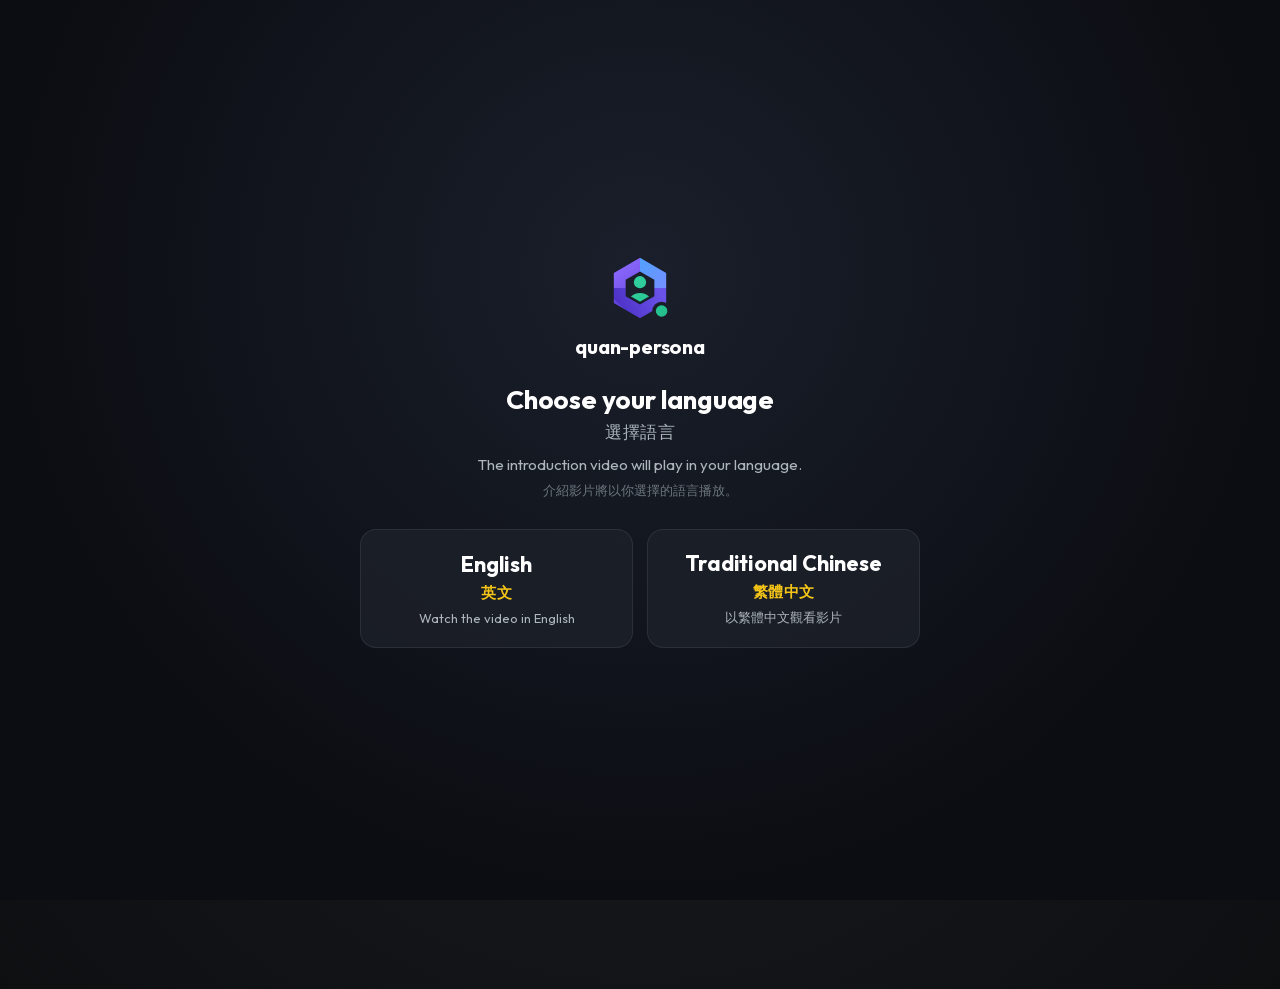
<file: index.html>
<!DOCTYPE html>
<html lang="en">
<head>
    <meta charset="UTF-8">
    <meta name="viewport" content="width=device-width, initial-scale=1.0">
    <title>quan-persona | Behavioural Segmentation & Persona Analytics</title>
    <meta name="description" content="Turn survey data into behavioural segments, personas and customer journey maps for UX research, service design and CX. Runs in your browser.">
    <link rel="canonical" href="https://quan-persona.netlify.app/">

    <!-- Open Graph / Social Sharing -->
    <meta property="og:type" content="website">
    <meta property="og:url" content="https://quan-persona.netlify.app/">
    <meta property="og:title" content="quan-persona | Behavioural Segmentation & Persona Analytics">
    <meta property="og:description" content="Turn survey data into behavioural segments, personas and customer journey maps for UX research, service design and CX. Runs in your browser.">
    <meta property="og:image" content="https://quan-persona.netlify.app/quan-persona-og-card.png">
    <meta property="og:image:type" content="image/png">
    <meta property="og:image:width" content="1200">
    <meta property="og:image:height" content="630">
    <meta property="og:image:alt" content="quan-persona logo with the title Behavioural Segmentation &amp; Persona Analytics">
    <meta property="og:site_name" content="quan-persona">
    <meta property="og:locale" content="en_US">
    <meta property="og:locale:alternate" content="zh_TW">

    <!-- Twitter Cards -->
    <meta name="twitter:card" content="summary_large_image">
    <meta name="twitter:url" content="https://quan-persona.netlify.app/">
    <meta name="twitter:title" content="quan-persona | Behavioural Segmentation & Persona Analytics">
    <meta name="twitter:description" content="Turn survey data into behavioural segments, personas and customer journey maps for UX research, service design and CX. Runs in your browser.">
    <meta name="twitter:image" content="https://quan-persona.netlify.app/quan-persona-og-card.png">
    <meta name="twitter:image:alt" content="quan-persona logo with the title Behavioural Segmentation &amp; Persona Analytics">

    <!-- Structured Data (Schema.org SoftwareApplication) -->
    <script type="application/ld+json">
    {
      "@context": "https://schema.org",
      "@type": "SoftwareApplication",
      "name": "quan-persona",
      "applicationCategory": "DesignApplication",
      "operatingSystem": "Web browser",
      "description": "A data-driven behavioural segmentation and persona analytics platform for UX research, service design and customer experience.",
      "url": "https://quan-persona.netlify.app/",
      "image": "https://quan-persona.netlify.app/quan-persona-og-card.png",
      "inLanguage": ["en", "zh-Hant"],
      "isAccessibleForFree": true,
      "author": {
        "@type": "Person",
        "name": "Jennie Lai",
        "url": "https://www.linkedin.com/in/chen-ling-lai/",
        "sameAs": ["https://www.linkedin.com/in/chen-ling-lai/"]
      },
      "sameAs": [
        "https://github.com/CLJL/quan-persona",
        "https://www.producthunt.com/products/quan-persona"
      ],
      "offers": {
        "@type": "Offer",
        "price": "0",
        "priceCurrency": "USD"
      },
      "featureList": [
        "Unsupervised K-Means Behavioural Clustering",
        "DBSCAN Outlier & Noise Cohort Detection",
        "End-to-end Customer Journey Mapping",
        "Dynamic Survey Questionnaire Builder",
        "Client-side Privacy Preserving Data Processing"
      ]
    }
    </script>
    <link rel="icon" href="favicon.ico" sizes="any">
    <link rel="icon" type="image/png" sizes="32x32" href="favicon-32.png">
    <link rel="icon" type="image/png" sizes="192x192" href="favicon-192.png">
    <link rel="apple-touch-icon" sizes="180x180" href="apple-touch-icon.png">
    <link rel="manifest" href="site.webmanifest">
    <meta name="theme-color" content="#0E1016">
    <link rel="preload" href="outfit.woff2" as="font" type="font/woff2" crossorigin>
    <!-- Externalised Stylesheet -->
    <link rel="stylesheet" href="portal.css?v=20261113d">

    <!-- Early language pre-activation to prevent FOUC / flash of English -->
    <script>
    (function () {
        try {
            var params = new URLSearchParams(window.location.search);
            var langParam = params.get('lang');
            var stored = langParam || localStorage.getItem('portal_lang');
            var isZh = stored ? (stored === 'zh') : ((navigator.language || '').toLowerCase().indexOf('zh') === 0);
            document.documentElement.setAttribute('data-lang', isZh ? 'zh' : 'en');
            document.documentElement.lang = isZh ? 'zh-Hant' : 'en';
            if (isZh) {
                document.title = 'quan-persona - 行為分群與人物誌分析平台';
            }
        } catch (e) {}
    })();
    </script>

    <!-- Early section pre-activation: if URL targets a specific section or modal, prevent flash of default personas view -->
    <script>
    (function () {
        var hash = (window.location.hash || '').replace('#', '');
        var params = new URLSearchParams(window.location.search);
        var target = params.get('section') || (['personas', 'journeys', 'analytics'].indexOf(hash) !== -1 ? hash : '');
        if (params.get('startRoute') === 'quest' || params.get('open') === 'schema-builder') {
            target = 'journeys';
        }
        if (target === 'journeys' || target === 'analytics') {
            var css = '#view-personas { display: none !important; } ' +
                      '#view-' + target + ' { display: block !important; } ' +
                      '#btn-sec-personas { background: rgba(255, 255, 255, 0.02) !important; color: var(--text-secondary) !important; border-color: var(--panel-border) !important; box-shadow: none !important; } ' +
                      '#btn-sec-' + target + ' { background: linear-gradient(135deg, rgba(245, 197, 24, 0.15) 0%, rgba(245, 197, 24, 0.05) 100%) !important; border-color: var(--accent-yellow) !important; color: var(--accent-yellow) !important; box-shadow: 0 0 15px rgba(245, 197, 24, 0.1) !important; }';
            var s = document.createElement('style');
            s.id = 'qp-pre-active';
            s.textContent = css;
            document.head.appendChild(s);
        }
    })();
    </script>

    <!-- Offline Core Libraries & Deferred Application Modules (sample data loads asynchronously on demand) -->
    <script src="chart.min.js" defer></script>
    <script src="journey_schemas_modular.js?v=20261105i" defer></script>
    <script src="portal-clustering.js?v=20261113h" defer></script>
    <script src="portal-csv.js?v=20261113e" defer></script>
    <script src="portal-app.js?v=20261113f" defer></script>
    <script src="portal-start.js?v=20261113a" defer></script>
</head>
<body>
    <noscript>
        <div style="padding: 24px 32px; background: #161a1e; color: #f1f5f9; border-bottom: 2px solid #eab308; font-family: -apple-system, BlinkMacSystemFont, 'Segoe UI', Roboto, sans-serif;">
            <h2 style="margin: 0 0 8px 0; color: #f8fafc; font-size: 1.25rem;">quan-persona — Behavioural Segmentation & Persona Analytics</h2>
            <p style="margin: 0 0 12px 0; color: #94a3b8; line-height: 1.5; font-size: 0.95rem;">
                A client-side quantitative UX research platform that transforms survey responses into data-driven personas, customer journey maps, and prioritised service optimisation initiatives.
            </p>
            <p style="margin: 0 0 8px 0; color: #cbd5e1; font-size: 0.875rem;">
                <strong>Core Capabilities:</strong> Unsupervised K-Means clustering, DBSCAN outlier isolation, dynamic customer journey stages, behavioural index calculations (Touchpoint Use, Abandonment &amp; Rework Rate, Human-Assist Reliance), and interactive questionnaire generation.
            </p>
            <p style="margin: 0; color: #eab308; font-size: 0.8125rem;">
                <em>Note: JavaScript is required to execute real-time client-side clustering and interactive dashboard visualisations.</em>
            </p>
        </div>
    </noscript>

    <div class="container">
        
        <!-- Header -->
        <div class="brand" id="brand-cell" onclick="toggleRailDrawer(event)">
            <img class="brand-mark" src="[data-uri]" alt="" width="48" height="48">
            <span class="brand-name">quan-persona</span>
        </div>
        <div id="rail-backdrop" onclick="closeRailDrawer()"></div>
        <header class="topbar">
            <div class="topbar-context">
                <h1 class="platform-title" data-i18n="portalTitle">Behavioural Segmentation & Persona Analytics</h1>
                <p data-i18n="portalSubtitle" hidden>Upload survey data to dynamically discover agent behaviour clusters, pain points, and system optimisation directions at each sales stage — cluster count and character are data-driven, not predefined</p>
            </div>
            <div class="topbar-actions">
                <input type="file" id="file-input" accept=".csv" aria-label="Upload survey CSV file" style="display: none;" onchange="handleFileSelect(event)">
                <button type="button" class="btn btn-secondary icon-btn" id="upload-csv-btn" onclick="document.getElementById('file-input').click()" aria-label="Upload CSV Document">
                    <svg width="18" height="18" viewBox="0 0 24 24" fill="none" stroke="currentColor" stroke-width="2" stroke-linecap="round" stroke-linejoin="round"><path d="M21 15v4a2 2 0 0 1-2 2H5a2 2 0 0 1-2-2v-4"></path><polyline points="17 8 12 3 7 8"></polyline><line x1="12" y1="3" x2="12" y2="15"></line></svg>
                    <span class="tip" data-i18n="uploadCSV">Upload CSV Document</span>
                </button>
                <button type="button" class="btn btn-secondary icon-btn" id="download-questionnaire-btn" onclick="openQuestionnaireTemplate()" aria-label="Download Questionnaire Template">
                    <svg width="18" height="18" viewBox="0 0 24 24" fill="none" stroke="currentColor" stroke-width="2" stroke-linecap="round" stroke-linejoin="round"><path d="M21 15v4a2 2 0 0 1-2 2H5a2 2 0 0 1-2-2v-4"></path><polyline points="7 10 12 15 17 10"></polyline><line x1="12" y1="15" x2="12" y2="3"></line></svg>
                    <span class="tip" data-i18n="questionnaireTemplate">Download Questionnaire Template</span>
                </button>
                <span class="topbar-sep" aria-hidden="true"></span>
                <button type="button" class="btn btn-secondary icon-btn" id="btn-schema-builder" onclick="openSchemaBuilderModal()" aria-label="Customise Schema">
                    <svg width="18" height="18" viewBox="0 0 24 24" fill="none" stroke="currentColor" stroke-width="2"><circle cx="12" cy="12" r="3"></circle><path d="M19.4 15a1.65 1.65 0 0 0 .33 1.82l.06.06a2 2 0 0 1 0 2.83 2 2 0 0 1-2.83 0l-.06-.06a1.65 1.65 0 0 0-1.82-.33 1.65 1.65 0 0 0-1 1.51V21a2 2 0 0 1-2 2 2 2 0 0 1-2-2v-.09A1.65 1.65 0 0 0 9 19.4a1.65 1.65 0 0 0-1.82.33l-.06.06a2 2 0 0 1-2.83 0 2 2 0 0 1 0-2.83l.06-.06a1.65 1.65 0 0 0 .33-1.82 1.65 1.65 0 0 0-1.51-1H3a2 2 0 0 1-2-2 2 2 0 0 1 2-2h.09A1.65 1.65 0 0 0 4.6 9a1.65 1.65 0 0 0-.33-1.82l-.06-.06a2 2 0 0 1 0-2.83 2 2 0 0 1 2.83 0l.06.06a1.65 1.65 0 0 0 1.82.33H9a1.65 1.65 0 0 0 1-1.51V3a2 2 0 0 1 2-2 2 2 0 0 1 2 2v.09a1.65 1.65 0 0 0 1 1.51 1.65 1.65 0 0 0 1.82-.33l.06-.06a2 2 0 0 1 2.83 0 2 2 0 0 1 0 2.83l-.06.06a1.65 1.65 0 0 0-.33 1.82V9a1.65 1.65 0 0 0 1.51 1H21a2 2 0 0 1 2 2 2 2 0 0 1-2 2h-.09a1.65 1.65 0 0 0-1.51 1z"></path></svg>
                    <span class="tip" data-i18n="customizeSchema">Customise Schema</span>
                </button>
                <div class="menu-wrap" id="data-menu-wrap">
                    <button type="button" class="btn btn-secondary icon-btn" id="data-menu-btn" aria-haspopup="true" aria-expanded="false" aria-label="Data" onclick="toggleDataMenu(event)">
                        <svg width="18" height="18" viewBox="0 0 24 24" fill="none" stroke="currentColor" stroke-width="2"><ellipse cx="12" cy="5" rx="9" ry="3"></ellipse><path d="M21 12c0 1.66-4 3-9 3s-9-1.34-9-3"></path><path d="M3 5v14c0 1.66 4 3 9 3s9-1.34 9-3V5"></path></svg>
                        <span class="tip" data-i18n="dataMenu">Data</span>
                    </button>
                    <div class="menu-pop" id="data-menu" role="menu">
                        <button type="button" class="menu-item" id="csv-guide-btn" role="menuitem" onclick="closeDataMenu(); openCsvGuide();">
                            <svg width="16" height="16" viewBox="0 0 24 24" fill="none" stroke="currentColor" stroke-width="2.2"><rect x="3" y="3" width="18" height="18" rx="2"></rect><line x1="3" y1="9" x2="21" y2="9"></line><line x1="3" y1="15" x2="21" y2="15"></line><line x1="9" y1="3" x2="9" y2="21"></line></svg>
                            <span data-i18n="csvGuide">CSV Column Guide</span>
                        </button>
                        <div class="menu-divider"></div>
                        <button type="button" class="menu-item menu-item-warn" id="restore-default-data-btn" role="menuitem" onclick="closeDataMenu(); restoreOriginalDataset();" title="Restore Questionnaire_Synthetic_Responses.csv master dataset">
                            <svg width="16" height="16" viewBox="0 0 24 24" fill="none" stroke="currentColor" stroke-width="2.2"><polyline points="1 4 1 10 7 10"></polyline><path d="M3.51 15a9 9 0 1 0 2.13-9.36L1 10"></path></svg>
                            <span data-i18n="restoreDefaultData">Restore Default Data</span>
                        </button>
                    </div>
                </div>
                <button type="button" id="tour-btn" class="btn btn-secondary icon-btn" onclick="openStartHere()" aria-label="Guided tour">
                    <svg width="20" height="20" viewBox="0 0 24 24" fill="none" stroke="currentColor" stroke-width="1.7" stroke-linecap="round" stroke-linejoin="round">
                        <polygon points="11.5 2.6 21 6.4 11.5 10.2 2 6.4"></polygon>
                        <line x1="20.4" y1="7.1" x2="20.4" y2="10.4"></line>
                        <circle cx="20.4" cy="11.6" r="1" fill="currentColor" stroke="none"></circle>
                        <path d="M6.8 9v8.1M16.2 9v8.1"></path>
                        <path d="M3.8 13v6.2c2.9-.8 5.5-.4 7.7 1.1 2.2-1.5 4.8-1.9 7.7-1.1V13"></path>
                    </svg>
                    <span class="tip" data-i18n="tourBtn">Tutorial</span>
                </button>
                <div class="menu-wrap" id="lang-menu-wrap">
                    <button type="button" id="lang-toggle-btn" class="btn btn-secondary icon-btn" aria-haspopup="true" aria-expanded="false" aria-label="Language" onclick="toggleLangMenu(event)">
                        <svg width="18" height="18" viewBox="0 0 24 24" fill="none" stroke="currentColor" stroke-width="2" stroke-linecap="round" stroke-linejoin="round"><circle cx="12" cy="12" r="10"></circle><line x1="2" y1="12" x2="22" y2="12"></line><path d="M12 2a15.3 15.3 0 0 1 4 10 15.3 15.3 0 0 1-4 10 15.3 15.3 0 0 1-4-10 15.3 15.3 0 0 1 4-10z"></path></svg>
                        <span class="tip" data-i18n="langMenu">Language</span>
                    </button>
                    <div class="menu-pop" id="lang-menu" role="menu" style="min-width: 180px;">
                        <button type="button" class="menu-item" role="menuitemradio" data-lang="en" onclick="chooseLang('en')"><span>English</span><span class="menu-check">✓</span></button>
                        <button type="button" class="menu-item" role="menuitemradio" data-lang="zh" onclick="chooseLang('zh')"><span>繁體中文</span><span class="menu-check">✓</span></button>
                    </div>
                </div>
                <button class="btn btn-secondary" onclick="downloadActivePersona()" id="download-btn-header" style="display: none;">
                    <span id="download-btn-text" data-i18n="downloadPersona">Download This Persona's Data</span>
                </button>
            </div>
        </header>

        <!-- Section Navigation Switcher -->
        <nav class="main-navigator" id="main-nav" aria-label="Main">
            <button class="nav-tab-btn active" id="btn-sec-personas" onclick="switchMainSection('personas')">
                <svg viewBox="0 0 24 24"><path d="M17 21v-2a4 4 0 0 0-4-4H5a4 4 0 0 0-4 4v2"></path><circle cx="9" cy="7" r="4"></circle><path d="M23 21v-2a4 4 0 0 0-3-3.87"></path><path d="M16 3.13a4 4 0 0 1 0 7.75"></path></svg>
                <span class="nav-label" data-i18n="navPersonas">Persona Dashboard</span>
            </button>
            <button class="nav-tab-btn" id="btn-sec-journeys" onclick="switchMainSection('journeys')">
                <svg viewBox="0 0 24 24"><polygon points="3 6 9 3 15 6 21 3 21 18 15 21 9 18 3 21"></polygon><line x1="9" y1="3" x2="9" y2="18"></line><line x1="15" y1="6" x2="15" y2="21"></line></svg>
                <span class="nav-label" data-i18n="navJourneys">Journey Map</span>
            </button>
            <button class="nav-tab-btn" id="btn-sec-analytics" onclick="switchMainSection('analytics')">
                <svg viewBox="0 0 24 24"><line x1="18" y1="20" x2="18" y2="10"></line><line x1="12" y1="20" x2="12" y2="4"></line><line x1="6" y1="20" x2="6" y2="14"></line></svg>
                <span class="nav-label" data-i18n="navAnalytics">Analytics & DB</span>
            </button>
            <div class="rail-footer-group">
                <div class="rail-divider rail-divider-top"></div>
                <a href="about.html" class="nav-tab-btn" id="btn-sec-about">
                    <svg viewBox="0 0 24 24"><path d="M7.9 20A9 9 0 1 0 4 16.1L2 22z"></path><line x1="12" y1="8" x2="12" y2="12"></line><line x1="12" y1="15.5" x2="12.01" y2="15.5"></line></svg>
                    <span class="nav-label" data-i18n="navAbout">About Us</span>
                </a>
                <a href="faq.html" class="nav-tab-btn" id="btn-sec-faq">
                    <svg viewBox="0 0 24 24"><circle cx="7.5" cy="12" r="4.8"></circle><path d="M10.5 15L13.5 18"></path><path d="M14.5 18L18 6.8L21.5 18"></path><path d="M15.8 13.5h4.4"></path></svg>
                    <span class="nav-label" data-i18n="navFaq">FAQ</span>
                </a>
                <button type="button" class="rail-pin" id="rail-pin" aria-pressed="false" onclick="toggleRailPin()">
                    <svg viewBox="0 0 24 24"><line x1="12" y1="17" x2="12" y2="22"></line><path d="M5 17h14v-1.76a2 2 0 0 0-1.11-1.79l-1.78-.9A2 2 0 0 1 15 10.76V6h1a2 2 0 0 0 0-4H8a2 2 0 0 0 0 4h1v4.76a2 2 0 0 1-1.11 1.79l-1.78.9A2 2 0 0 0 5 15.24Z"></path></svg>
                    <span class="nav-label" data-i18n="railPin">Keep open</span>
                </button>
                <div class="rail-divider"></div>
                <div class="rail-copyright-wrap" id="rail-copyright" tabindex="0" role="contentinfo" aria-label="Copyright">
                    <div class="rail-copyright-icon" aria-hidden="true">
                        <svg viewBox="0 0 24 24"><circle cx="12" cy="12" r="10"></circle><path d="M14.83 14.83a4 4 0 1 1 0-5.66"></path></svg>
                    </div>
                    <div class="rail-copyright-info">
                        <span class="rail-copyright-line" data-i18n="copyrightLine1">2026 quan-persona.</span>
                        <span class="rail-copyright-line" data-i18n="copyrightLine2">All rights reserved.</span>
                        <span class="rail-copyright-line" data-i18n="copyrightLine3">Client-Side Privacy</span>
                        <span class="rail-copyright-line" data-i18n="copyrightLine4">Assured</span>
                    </div>
                </div>
            </div>
        </nav>

        <!-- Archetype/cluster tabs (rendered dynamically -- count and labels come from
             whatever the clustering run actually discovers, not a fixed list) -->
        <div class="capsule-tabs-container" id="capsule-tabs-container" style="margin-bottom: 0.01rem;"></div>

        <!-- Experience range sub-filters -->
        <div id="sub-filters-container" style="margin-bottom: 0.15rem; display: flex; gap: 10px; align-items: center; justify-content: flex-start; background: rgba(255,255,255,0.02); padding: 5px 12px; border-radius: 20px; border: 1px solid rgba(255,255,255,0.05); font-size: var(--fs-small);">
            <div id="sub-filters-list" style="display: flex; gap: 6px;"></div>
        </div>



        <main id="main-content" style="display: contents;">

        <!-- ==================== VIEW A: PERSONA EXPLORER ==================== -->
        <div class="section-view active" id="view-personas">
            <!-- Demographic Profile Zone (For Cohorts 01-05) -->
            <div id="demographic-panel-personas" class="glass-panel" style="margin-bottom: 24px; padding: 16px; border-radius: 12px; background: rgba(30, 34, 42, 0.65); border: 1px solid var(--panel-border); transition: all 0.3s ease; display: none;">
                <!-- Will be populated dynamically by renderDemographics() -->
            </div>
            <div class="p-dashboard-layout" id="persona-layout-box">
                <!-- Injected via JavaScript renderPersonaView() -->
            </div>
        </div>

        <!-- ==================== VIEW B: CUSTOMER JOURNEY MAP ==================== -->
        <div class="section-view" id="view-journeys">
            <div class="journey-layout">
                <!-- Persona Info Row (Cluster Overview) -->
                <div class="glass-panel j-overview-panel" id="journey-overview-box" style="margin-bottom: 14px;">
                    <!-- Injected -->
                </div>

                <!-- Tablet Swipe Indicator Hint -->
                <div class="journey-swipe-hint">
                    <svg width="16" height="16" viewBox="0 0 24 24" fill="none" stroke="currentColor" stroke-width="2.2" style="display:inline-block;"><path d="M18 8L22 12L18 16"></path><path d="M6 8L2 12L6 16"></path><line x1="2" y1="12" x2="22" y2="12"></line></svg>
                    <span data-i18n="journeySwipeHint">Swipe horizontally to explore all 6 sales journey stages &amp; emotional curve</span>
                </div>
                <!-- Scroll Wrapper for Timeline, Curve, and Footer -->
                <div class="journey-scroll-container">
                    <div class="journey-scroll-inner">
                        <!-- Matrix cards stage mapping -->
                        <div class="j-matrix-grid" id="journey-matrix-box">
                            <!-- Injected -->
                        </div>

                        <!-- Emotional SVG Map -->
                        <div class="glass-panel j-graph-panel" style="margin-top: 15px; margin-bottom: 15px;">
                            <h4 data-i18n="emotionalCurveTitle">Emotional Journey Curve</h4>
                            <div class="j-graph-y-labels">
                                <span style="color: var(--accent-green)"><span data-i18n="highSat">High Satisfaction</span><br><small style="font-size:0.82em; opacity:0.85; font-weight:400;">(4.0 - 5.0)</small></span>
                                <span style="color: var(--accent-yellow)"><span data-i18n="medSat">Medium Satisfaction</span><br><small style="font-size:0.82em; opacity:0.85; font-weight:400;">(2.5 - 3.8)</small></span>
                                <span style="color: var(--accent-red)"><span data-i18n="sigPain">Significant Pain Points</span><br><small style="font-size:0.82em; opacity:0.85; font-weight:400;">(1.0 - 2.4)</small></span>
                            </div>
                            
                            <div class="j-svg-container">
                                <svg viewBox="0 0 1280 200" id="journey-svg" style="width: 100%; height: 100%; display: block;">
                                </svg>
                                <div class="j-tooltip" id="journey-tooltip">Score</div>
                            </div>
                        </div>

                        <!-- Footer rows pain & opp -->
                        <div class="j-footer-row" id="journey-footer-box">
                            <!-- Injected -->
                        </div>
                    </div>
                </div>
            </div>
        </div>

        <!-- ==================== VIEW C: ANALYTICS & DATABASE ==================== -->
        <div class="section-view" id="view-analytics">
            <!-- Demographic Profile Zone -->
            <div id="demographic-panel" class="glass-panel" style="margin-bottom: 12px; padding: 16px; border-radius: 12px; background: rgba(30, 34, 42, 0.65); border: 1px solid var(--panel-border); transition: all 0.3s ease;">
                <!-- Will be populated dynamically by renderDemographics() -->
            </div>

            <div class="analytics-layout">

                <!-- ==================== AI DATA-DRIVEN CLUSTER DISCOVERY ==================== -->
                <div id="ai-cluster-discovery" class="glass-panel chart-card" style="margin-bottom: 12px; padding: 20px;">
                    <div style="display:flex; justify-content:space-between; align-items:flex-start; flex-wrap:wrap; gap:16px; margin-bottom: 14px;">
                        <div style="max-width: 680px;">
                            <h3 data-i18n="clusterDiscoveryTitle" style="margin:0 0 6px 0; border-left: 3px solid var(--accent-primary); padding-left: 8px; font-size: var(--fs-subtitle);">AI Data-Driven Cluster Discovery</h3>
                            <p data-i18n="clusterDiscoveryDesc" style="margin:0; font-size:var(--fs-small); color: var(--text-secondary); line-height:1.5;">This section uses the K-means algorithm to group similar agents based on multi-dimensional skill and satisfaction ratings from the survey data—without pre-applying tenure groups or predefined qualitative archetype definitions. It helps explore the similarities and differences between data-driven clusters and research-defined personas.</p>
                        </div>
                        <div style="display:flex; align-items:center; gap:14px; flex-wrap:wrap;">
                            <label style="font-size:var(--fs-small); color:var(--text-secondary); display:flex; align-items:center; gap:8px;">
                                <span data-i18n="numClusters">Number of Clusters (K)</span>
                                <input type="range" id="cluster-k-slider" min="2" max="10" value="5" style="accent-color: var(--accent-primary);" oninput="document.getElementById('cluster-k-value').textContent=this.value; runClusterDiscovery({ runKCheck: true });" onchange="runClusterDiscovery({ runKCheck: true });">
                                <span id="cluster-k-value" style="color:var(--accent-primary); font-weight:700; min-width: 14px; display:inline-block;">5</span>
                            </label>
                        </div>
                    </div>
                    <div id="cluster-discovery-status" style="font-size:var(--fs-small); color: var(--text-muted); margin-bottom: 12px;"></div>
                    <div id="k-diagnostics-results" style="font-size:var(--fs-small); margin-bottom: 12px; min-height: 20px;"></div>
                    <div id="cluster-discovery-results" style="display:block;">
                        <div style="display:flex; gap:6px; margin-bottom:10px; align-items:center; flex-wrap:wrap;">
                            <button type="button" class="btn btn-secondary cluster-view-btn" id="cluster-view-radar" onclick="setClusterView('radar')" data-i18n="clusterViewRadar">Radar</button>
                            <button type="button" class="btn btn-secondary cluster-view-btn" id="cluster-view-table" onclick="setClusterView('table')" data-i18n="clusterViewTable">Table</button>
                        </div>
                        <div id="clusterRadarPane" style="display: flex; flex-direction: column; align-items: center; width: 100%; margin-bottom: 20px;">
                            <div class="chart-wrapper" style="height: 560px; width: 100%;"><canvas id="clusterRadarChart"></canvas></div>
                            <div id="clusterRadarLegend" class="cluster-radar-legend"></div>
                            <div id="clusterRadarKey" style="font-size:var(--fs-small); color:var(--text-secondary); line-height:1.7; margin-top:10px;"></div>
                        </div>
                        <div id="clusterHeatmap" style="display:none; margin-bottom: 20px;"></div>
                        <div id="cluster-cards-grid" style="display:grid; grid-template-columns: repeat(auto-fit, minmax(220px, 1fr)); gap: 12px; margin-bottom: 20px;"></div>

                    </div>
                </div>

                <!-- 6 Analytics Blocks Grid: 2 columns x 3 rows, perfectly sized & aligned -->
                <div class="charts-grid analytics-cards-grid" id="analytics-cards-grid" style="margin-bottom: 24px;">
                    <!-- Row 1, Col 1 (Left 1): Agent Experience Distribution -->
                    <div id="analytics-dist-card" class="glass-panel chart-card analytics-block-card" style="display: flex; flex-direction: column; height: 100%; box-sizing: border-box; padding: 20px;">
                        <h3 data-i18n="expDistTitle" style="margin: 0 0 1rem 0; border-left: 3px solid var(--accent-yellow); padding-left: 8px; font-size: var(--fs-subtitle);">Agent Experience Distribution</h3>
                        <div class="analytics-donut-wrap">
                            <div style="height: 200px; width: 200px; position: relative;">
                                <canvas id="distDoughnutChart"></canvas>
                            </div>
                            <div id="distDoughnutLegend" class="donut-chart-legend"></div>
                        </div>
                    </div>

                    <!-- Row 1, Col 2 (Right 1): Impact of Skills on Sales Performance -->
                    <div id="analytics-radar-card" class="glass-panel chart-card analytics-block-card" style="display: flex; flex-direction: column; justify-content: space-between; height: 100%; box-sizing: border-box; padding: 20px;">
                        <h3 data-i18n="skillsImpactTitle" style="margin: 0 0 1rem 0; border-left: 3px solid var(--accent-yellow); padding-left: 8px; font-size: var(--fs-subtitle);">Impact of Skills on Sales Performance (by Experience)</h3>
                        <div style="display: flex; flex-direction: column; align-items: center; justify-content: center; gap: 8px; width: 100%; flex-grow: 1; min-height: 0;">
                            <div class="chart-wrapper" style="height: 240px; width: 100%; position: relative;">
                                <canvas id="compRadarChart"></canvas>
                            </div>
                            <div id="radarCustomLegend" style="display: flex; flex-direction: row; flex-wrap: wrap; gap: 6px 14px; font-size: var(--fs-small); justify-content: center; align-items: center; width: 100%; padding: 2px 0;"></div>
                        </div>
                    </div>

                    <!-- Row 2, Col 1 (Left 2): Daily Task Allocation (Overall Average) -->
                    <div id="analytics-work-card" class="glass-panel chart-card analytics-block-card" style="display: flex; flex-direction: column; height: 100%; box-sizing: border-box; padding: 20px;">
                        <h3 data-i18n="dailyWorkAvgTitle" style="margin: 0 0 1rem 0; border-left: 3px solid var(--accent-yellow); padding-left: 8px; font-size: var(--fs-subtitle);">Daily Task Allocation (Overall Average)</h3>
                        <div class="analytics-donut-wrap">
                            <div style="height: 190px; width: 190px; position: relative;">
                                <canvas id="analyticsAllWorkCanvas"></canvas>
                            </div>
                            <div id="analyticsAllWorkLegend" class="donut-chart-legend"></div>
                        </div>
                    </div>

                    <!-- Row 2, Col 2 (Right 2): Core Conflicts (Keyword Analysis) -->
                    <div id="analytics-conflicts-card" class="glass-panel chart-card analytics-block-card" style="display: flex; flex-direction: column; height: 100%; box-sizing: border-box; padding: 20px;">
                        <h3 data-i18n="coreConflictsCloudTitle" style="margin: 0 0 1rem 0; border-left: 3px solid var(--accent-yellow); padding-left: 8px; font-size: var(--fs-subtitle);">Core Conflicts (Keyword Analysis)</h3>
                        <div id="analytics-all-barriers-cloud" style="display: flex; flex-wrap: wrap; gap: 6px; padding: 12px; background: rgba(255,255,255,0.02); border-radius: 8px; flex-grow: 1; align-content: flex-start; overflow: visible; width: 100%; box-sizing: border-box;"></div>
                    </div>

                    <!-- Row 3, Col 1 (Left 3): Core Needs (Keyword Analysis) -->
                    <div id="analytics-needs-card" class="glass-panel chart-card analytics-block-card" style="display: flex; flex-direction: column; height: 100%; box-sizing: border-box; padding: 20px;">
                        <h3 data-i18n="coreNeedsCloudTitle" style="margin: 0 0 1rem 0; border-left: 3px solid var(--accent-yellow); padding-left: 8px; font-size: var(--fs-subtitle);">Core Needs (Keyword Analysis)</h3>
                        <div id="analytics-all-needs-cloud" style="display: flex; flex-wrap: wrap; gap: 6px; padding: 12px; background: rgba(255,255,255,0.02); border-radius: 8px; flex-grow: 1; align-content: flex-start; overflow: visible; width: 100%; box-sizing: border-box;"></div>
                    </div>

                    <!-- Row 3, Col 2 (Right 3): Main Pain Points (Keyword Analysis) -->
                    <div id="analytics-pains-card" class="glass-panel chart-card analytics-block-card" style="display: flex; flex-direction: column; height: 100%; box-sizing: border-box; padding: 20px;">
                        <h3 data-i18n="mainPainsCloudTitle" style="margin: 0 0 1rem 0; border-left: 3px solid var(--accent-yellow); padding-left: 8px; font-size: var(--fs-subtitle);">Main Pain Points (Keyword Analysis)</h3>
                        <div id="analytics-all-pains-cloud" style="display: flex; flex-wrap: wrap; gap: 6px; padding: 12px; background: rgba(255,255,255,0.02); border-radius: 8px; flex-grow: 1; align-content: flex-start; overflow: visible; width: 100%; box-sizing: border-box;"></div>
                    </div>
                </div>

                <div id="analytics-all-tab-analysis" style="margin-bottom: 12px; display: none;">

                    <!-- Response distributions (Q12, Q13, Q16-Q19, Q22, Q26) -->
                    <div id="analytics-response-dist" style="display:none; grid-template-columns: repeat(auto-fit, minmax(300px, 1fr)); gap: 20px; margin-bottom: 24px;"></div>

                    <!-- Direct Quotes section -->
                    <div>
                        <h3 data-i18n="painPointsToolOppTitle" style="margin: 0 0 1rem 0; border-left: 3px solid var(--accent-yellow); padding-left: 8px; font-size: var(--fs-subtitle);">Agent Pain Points & Tool Opportunities</h3>
                        <div id="quote-category-tabs" style="display: flex; gap: 6px; margin-bottom: 15px; flex-wrap: wrap; width: 100%;">
                            <button class="quote-category-btn active" onclick="switchQuoteCategory('sales')" style="font-size: var(--fs-small); padding: 6px 12px; border-radius: 16px; border: 1px solid rgba(255,255,255,0.1); background: rgba(255,255,255,0.02); color: var(--text-secondary); cursor: pointer; transition: all 0.2s; white-space: nowrap; flex-shrink: 1; box-sizing: border-box; min-height: 38px; display: inline-flex; align-items: center;"><span data-i18n="catSales">Sales Pitch Communication</span> (<span id="count-q-sales">0</span>)</button>
                            <button class="quote-category-btn" onclick="switchQuoteCategory('relations')" style="font-size: var(--fs-small); padding: 6px 12px; border-radius: 16px; border: 1px solid rgba(255,255,255,0.1); background: rgba(255,255,255,0.02); color: var(--text-secondary); cursor: pointer; transition: all 0.2s; white-space: nowrap; flex-shrink: 1; box-sizing: border-box; min-height: 38px; display: inline-flex; align-items: center;"><span data-i18n="catRelations">Customer Relationship Management</span> (<span id="count-q-relations">0</span>)</button>
                            <button class="quote-category-btn" onclick="switchQuoteCategory('tools')" style="font-size: var(--fs-small); padding: 6px 12px; border-radius: 16px; border: 1px solid rgba(255,255,255,0.1); background: rgba(255,255,255,0.02); color: var(--text-secondary); cursor: pointer; transition: all 0.2s; white-space: nowrap; flex-shrink: 1; box-sizing: border-box; min-height: 38px; display: inline-flex; align-items: center;"><span data-i18n="catTools">Digital Tool Familiarity</span> (<span id="count-q-tools">0</span>)</button>
                            <button class="quote-category-btn" onclick="switchQuoteCategory('knowledge')" style="font-size: var(--fs-small); padding: 6px 12px; border-radius: 16px; border: 1px solid rgba(255,255,255,0.1); background: rgba(255,255,255,0.02); color: var(--text-secondary); cursor: pointer; transition: all 0.2s; white-space: nowrap; flex-shrink: 1; box-sizing: border-box; min-height: 38px; display: inline-flex; align-items: center;"><span data-i18n="catKnowledge">Insurance Knowledge</span> (<span id="count-q-knowledge">0</span>)</button>
                            <button class="quote-category-btn" onclick="switchQuoteCategory('other')" style="font-size: var(--fs-small); padding: 6px 12px; border-radius: 16px; border: 1px solid rgba(255,255,255,0.1); background: rgba(255,255,255,0.02); color: var(--text-secondary); cursor: pointer; transition: all 0.2s; white-space: nowrap; flex-shrink: 1; box-sizing: border-box; min-height: 38px; display: inline-flex; align-items: center;"><span data-i18n="catOther">Device/System Familiarity</span> (<span id="count-q-other">0</span>)</button>
                        </div>
                        
                        <!-- Unified parent card container -->
                        <div class="glass-panel" style="padding: 24px; border-radius: 16px; margin-top: 15px; width: 100%; display: flex; flex-direction: column; gap: 20px; box-sizing: border-box;">
                            
                            <!-- Top: Keywords & Quotes Grid -->
                            <div class="quotes-analysis-grid">
                                <!-- Left: Word Cloud -->
                                <div style="display: flex; flex-direction: column; background: rgba(255,255,255,0.01); border-radius: 12px; padding: 20px; border: 1px solid rgba(255,255,255,0.03);">
                                    <h4 data-i18n="keywordCloudTitle" style="margin: 0 0 12px 0; font-size: var(--fs-small); color: var(--text-secondary); border-left: 2px solid var(--accent-yellow); padding-left: 6px;">Keyword Analysis Cloud</h4>
                                    <div id="quote-category-cloud" style="display: flex; flex-wrap: wrap; gap: 6px; padding: 10px; background: rgba(255,255,255,0.02); border-radius: 8px; min-height: 250px; align-content: center; width: 100%;"></div>
                                </div>
                                
                                <!-- Right: Quotes List Scrollbox -->
                                <div style="display: flex; flex-direction: column; background: rgba(255,255,255,0.01); border-radius: 12px; padding: 20px; border: 1px solid rgba(255,255,255,0.03);">
                                    <h4 data-i18n="verbatimQuotesTitle" style="margin: 0 0 12px 0; font-size: var(--fs-small); color: var(--text-secondary); border-left: 2px solid var(--accent-yellow); padding-left: 6px;">Agent Pain Points: Verbatim Quotes</h4>
                                    <div id="quote-category-list" style="max-height: min(70vh, 600px); min-height: 250px; overflow-y: auto; background: rgba(255,255,255,0.01); border-radius: 8px; border: 1px solid rgba(255,255,255,0.03); padding: 12px; display: flex; flex-direction: column; gap: 10px;">
                                        <!-- Content Injected -->
                                    </div>
                                </div>
                            </div>
                            
                            <!-- Bottom: Opportunities Section -->
                            <div style="display: flex; flex-direction: column; background: rgba(255,255,255,0.01); border-radius: 12px; padding: 20px; border: 1px solid rgba(241, 196, 15, 0.15); width: 100%; box-sizing: border-box;">
                                <h4 data-i18n="businessOppTitle" style="margin: 0 0 12px 0; font-size: var(--fs-small); color: var(--text-secondary); border-left: 2px solid var(--accent-yellow); padding-left: 6px;">Business & Marketing Tool Opportunities</h4>
                                <div id="quote-category-opportunities" style="font-size: var(--fs-small); color: var(--text-muted); line-height: 1.6; padding: 4px 0 0 0;">
                                    <!-- Actionable opportunities injected dynamically -->
                                </div>
                            </div>
                        </div>
                    </div>
                </div>
            </div>
        </div>
        </main>

    </div>


    <!-- JOURNEY & QUESTIONNAIRE SCHEMA BUILDER MODAL WINDOW -->
    <div class="modal-overlay" id="schema-builder-modal" onclick="closeSchemaBuilderModal()" style="z-index: 9999; padding: 0; display: none;">
        <div class="modal-content" onclick="event.stopPropagation()" style="width: 100vw; max-width: 100vw; height: 100vh; max-height: 100vh; padding: 0; border: none; border-radius: 0; background: #0b1120; box-shadow: none; display: flex; flex-direction: column; overflow: hidden; position: relative;">
            
            <!-- Embedded Modular Questionnaire Frame -->
            <div style="flex: 1; width: 100%; height: 100%; position: relative; background: #0b1120;">
                <iframe id="modular-questionnaire-iframe" src="about:blank" style="width: 100%; height: 100%; border: none; display: block;" title="Modular Questionnaire Designer"></iframe>
            </div>

            <!-- Legacy fallback inputs kept hidden for backwards-compatibility -->
            <div style="display: none;" id="legacy-schema-builder-container">
            
            <div style="padding: 24px 28px 12px 28px; flex-shrink: 0;">
                <div style="display: flex; align-items: center; gap: 8px; margin-bottom: 4px;">
                    <span style="font-size: var(--fs-heading);">⚙️</span>
                    <h3 style="margin: 0; font-size: var(--fs-title); font-weight: 700; color: #fff;" data-i18n="schemaBuilderTitle">Change Modular Questionnaire & Measurement Schema Designer</h3>
                    <span style="font-size: var(--fs-caption); background: rgba(245, 197, 24, 0.15); color: var(--accent-yellow); border: 1px solid rgba(245, 197, 24, 0.4); padding: 2px 8px; border-radius: 12px; font-weight: 600;">Survey Template & Analytics Alignment</span>
                </div>
                <p style="margin: 0 0 1rem 0; font-size: var(--fs-small); line-height: 1.5; color: var(--text-secondary);" data-i18n="schemaBuilderDesc">
                    Design your questionnaire template — configure background demographics, competency rating scales, and journey stages. When saved, all settings reflect directly across the platform and the downloadable questionnaire module.
                </p>

                <!-- Presets Bar -->
                <div style="background: rgba(255,255,255,0.03); border: 1px solid rgba(255,255,255,0.08); border-radius: 10px; padding: 8px 12px; display: flex; align-items: center; justify-content: space-between; gap: 12px; margin-bottom: 0.8rem;">
                    <div style="display: flex; align-items: center; gap: 8px;">
                        <span style="font-size: var(--fs-small); color: var(--text-muted); font-weight: 600;" data-i18n="loadPreset">Load Preset:</span>
                        <select id="schema-preset-select" onchange="loadSchemaPreset(this.value)" style="background: #1e293b; color: #fff; border: 1px solid rgba(255,255,255,0.15); border-radius: 6px; padding: 4px 8px; font-size: var(--fs-small); font-family: inherit; outline: none; cursor: pointer;">
                            <option value="agent">👤 Insurance Sales Agent</option>
                            <option value="policyholder">🛡️ Retail Policyholder</option>
                            <option value="patient">🏥 Hospital Patient Journey</option>
                            <option value="blank">➕ Blank Custom Schema</option>
                        </select>
                    </div>
                    <span style="font-size: var(--fs-caption); color: var(--text-muted);">Auto-normalises Likert, NPS & % scales to 0–100</span>
                </div>

                <!-- Audience Name & ID -->
                <div style="display: grid; grid-template-columns: 2fr 1fr; gap: 12px; margin-bottom: 0.8rem;">
                    <div>
                        <label style="display: block; font-size: var(--fs-caption); font-weight: 600; color: var(--text-secondary); margin-bottom: 4px;" data-i18n="targetAudienceName">TARGET AUDIENCE & QUESTIONNAIRE NAME</label>
                        <input type="text" id="schema-name-input" placeholder="e.g. Hospital Patient Journey" style="width: 100%; box-sizing: border-box; background: rgba(255,255,255,0.06); border: 1px solid rgba(255,255,255,0.15); color: #fff; padding: 7px 10px; border-radius: 6px; font-size: var(--fs-body); font-family: inherit; outline: none;">
                    </div>
                    <div>
                        <label style="display: block; font-size: var(--fs-caption); font-weight: 600; color: var(--text-secondary); margin-bottom: 4px;" data-i18n="schemaKeyLabel">SCHEMA IDENTIFIER</label>
                        <input type="text" id="schema-id-input" placeholder="e.g. patient" style="width: 100%; box-sizing: border-box; background: rgba(255,255,255,0.06); border: 1px solid rgba(255,255,255,0.15); color: var(--accent-yellow); padding: 7px 10px; border-radius: 6px; font-size: var(--fs-body); font-family: inherit; outline: none;">
                    </div>
                </div>

                <!-- Introductory Briefing -->
                <div style="margin-bottom: 0.8rem;">
                    <label style="display: block; font-size: var(--fs-caption); font-weight: 600; color: var(--text-secondary); margin-bottom: 4px;" data-i18n="schemaIntroLabel">QUESTIONNAIRE INSTRUCTIONS & BRIEFING (Printed at Top)</label>
                    <textarea id="schema-intro-input" rows="2" placeholder="Dear Business Partners, Hello! This questionnaire aims to..." style="width: 100%; box-sizing: border-box; background: rgba(255,255,255,0.05); border: 1px solid rgba(255,255,255,0.14); color: #e2e8f0; padding: 6px 10px; border-radius: 6px; font-size: var(--fs-small); font-family: inherit; line-height: 1.45; resize: vertical; outline: none;"></textarea>
                </div>

            <!-- Sections Container (Strictly uniform width matching Design Patterns.png) -->
            <div style="padding: 0 28px 24px 28px; display: flex; flex-direction: column; gap: 16px; width: 100%; box-sizing: border-box;">
                
                <!-- SECTION 1: DEMOGRAPHICS (Question Module 1: Q1-Q7) -->
                <div id="schema-section-card-demographics" class="schema-section-card" style="width: 100%; box-sizing: border-box; background: transparent; border: none; padding: 0; margin: 0; transition: all 0.2s ease;">
                    <div style="display: flex; align-items: center; gap: 8px; margin-bottom: 6px;">
                        <input type="checkbox" id="sec-card-chk-demographics" checked onchange="toggleSectionInclusion('demographics', this.checked)" style="width: 16px; height: 16px; accent-color: var(--accent-yellow); cursor: pointer; flex-shrink: 0;" title="Include Part I in Questionnaire">
                        <span style="font-size: var(--fs-small); font-weight: 800; color: var(--accent-yellow); text-transform: uppercase; letter-spacing: 0.5px;" data-i18n="part1TitleLabel">PART I. SECTION TITLE:</span>
                        <span id="part1-subtitle-hint" style="font-size: var(--fs-small); color: var(--text-muted);">(demographic questions)</span>
                    </div>
                    <div class="sec-strip-row" style="display: flex; align-items: center; gap: 10px; width: 100%; box-sizing: border-box; margin-bottom: 12px;">
                        <button type="button" class="btn-strip-toggle btn-sec-collapse" onclick="window.toggleSectionCardCollapse('demographics')" style="width: 24px; min-width: 24px; height: 24px; display: inline-flex; align-items: center; justify-content: center; background: transparent; border: none; color: #cbd5e1; font-size: var(--fs-title); cursor: pointer; padding: 0; line-height: 1; flex-shrink: 0;">⊟</button>
                        <div class="sec-title-box" style="flex: 1; min-width: 0; background: #1c2433; border: 1px solid rgba(255, 255, 255, 0.12); border-radius: 8px; padding: 8px 14px; display: flex; align-items: center; justify-content: space-between; gap: 12px; box-sizing: border-box;">
                            <input type="text" id="schema-section-title-demographics" placeholder="Demographic Information" style="flex: 1; background: transparent; border: none; color: #fff; font-weight: 700; font-size: var(--fs-body); outline: none; font-family: inherit;">
                        </div>
                        <span class="sec-reorder-group" onclick="moveSectionCard(this)" style="width: 24px; min-width: 24px; display: inline-flex; align-items: center; justify-content: center; color: #94a3b8; font-size: var(--fs-body); cursor: pointer; user-select: none; flex-shrink: 0;">▲▼</span>
                    </div>
                    <div id="schema-demographics-content" style="width: 100%; box-sizing: border-box; padding: 0; margin: 0;">
                        <div id="schema-demographics-list" style="display: flex; flex-direction: column; gap: 8px; width: 100%;">
                            <!-- Injected demographic rows (Question Module 1: Q1-Q7) -->
                        </div>
                        <div style="margin-top: 8px;">
                            <button type="button" class="btn btn-secondary" onclick="addSchemaDemographicRow()" style="padding: 4px 12px; font-size: var(--fs-small); height: 28px; display: inline-flex; align-items: center; gap: 5px; border-radius: 14px;" data-i18n="addDemographicBtn">
                                <span>＋</span>
                                <span>Add Question</span>
                            </button>
                        </div>
                    </div>
                </div>

                <!-- SECTION 2: SELF-IMAGE TAGS (Question Module 4: 30-Tag Grid + Q17-Q19) -->
                <div id="schema-section-card-tags" class="schema-section-card" style="width: 100%; box-sizing: border-box; background: transparent; border: none; padding: 0; margin: 0; transition: all 0.2s ease;">
                    <div style="display: flex; align-items: center; gap: 8px; margin-bottom: 6px;">
                        <input type="checkbox" id="sec-card-chk-tags" checked onchange="toggleSectionInclusion('tags', this.checked)" style="width: 16px; height: 16px; accent-color: var(--accent-yellow); cursor: pointer; flex-shrink: 0;" title="Include Part II in Questionnaire">
                        <span style="font-size: var(--fs-small); font-weight: 800; color: var(--accent-yellow); text-transform: uppercase; letter-spacing: 0.5px;" data-i18n="part2TitleLabel">PART II SECTION TITLE:</span>
                        <span id="part2-subtitle-hint" style="font-size: var(--fs-body); color: #94a3b8; background: rgba(255,255,255,0.06); padding: 2px 8px; border-radius: 4px;">(Self-Image)</span>
                    </div>
                    <div class="sec-strip-row" style="display: flex; align-items: center; gap: 10px; width: 100%; box-sizing: border-box; margin-bottom: 12px;">
                        <button type="button" class="btn-strip-toggle btn-sec-collapse" onclick="window.toggleSectionCardCollapse('tags')" style="width: 24px; min-width: 24px; height: 24px; display: inline-flex; align-items: center; justify-content: center; background: transparent; border: none; color: #cbd5e1; font-size: var(--fs-title); cursor: pointer; padding: 0; line-height: 1; flex-shrink: 0;">⊟</button>
                        <div class="sec-title-box" style="flex: 1; min-width: 0; background: #1c2433; border: 1px solid rgba(255, 255, 255, 0.12); border-radius: 8px; padding: 8px 14px; display: flex; align-items: center; justify-content: space-between; gap: 12px; box-sizing: border-box;">
                            <input type="text" id="schema-section-title-tags" placeholder="Self-Image Tags" style="flex: 1; background: transparent; border: none; color: #fff; font-weight: 700; font-size: var(--fs-body); outline: none; font-family: inherit;">
                        </div>
                        <span class="sec-reorder-group" onclick="moveSectionCard(this)" style="width: 24px; min-width: 24px; display: inline-flex; align-items: center; justify-content: center; color: #94a3b8; font-size: var(--fs-body); cursor: pointer; user-select: none; flex-shrink: 0;">▲▼</span>
                    </div>
                    <div id="schema-tags-content" style="width: 100%; box-sizing: border-box; padding: 0; margin: 0;">
                        <!-- 30 Archetype Tags Box matching Question Module 4 -->
                        <div class="sec-sub-row" id="schema-row-archetype-tags" style="display: flex; align-items: flex-start; gap: 10px; width: 100%; box-sizing: border-box; margin-bottom: 12px;">
                            <div class="row-icon-spacer" style="width: 24px; min-width: 24px; height: 24px; flex-shrink: 0;"></div>
                            <div style="flex: 1; min-width: 0; box-sizing: border-box; background: #161f2e; border: 1px solid rgba(255,255,255,0.1); border-radius: 8px; padding: 12px 14px;">
                            <div style="display: flex; justify-content: space-between; align-items: center; font-size: var(--fs-small); font-weight: 700; color: var(--accent-yellow); text-transform: uppercase; letter-spacing: 0.5px; margin-bottom: 8px;">
                                <span data-i18n="selfImageTagsLabel">Self-Image Archetype Tags</span>
                                <button type="button" class="btn-del-item" id="btn-del-schema-archetype-tags" onclick="deleteSchemaArchetypeTags()" style="background: transparent; border: none; color: #f87171; cursor: pointer; font-size: var(--fs-title); line-height: 1; padding: 2px 6px; flex-shrink: 0;" title="Delete Self-Image Archetype Tags">&times;</button>
                            </div>
                            <div id="schema-tags-checklist" style="display: grid; grid-template-columns: repeat(3, 1fr); gap: 6px; width: 100%; box-sizing: border-box;"></div>
                            <div style="margin-top: 10px;">
                                <button type="button" class="btn btn-secondary" onclick="addSchemaTagItem()" style="padding: 4px 12px; font-size: var(--fs-caption); height: 26px; display: inline-flex; align-items: center; gap: 4px; border-radius: 14px;">
                                    <span>＋</span>
                                    <span>Add Tag</span>
                                </button>
                            </div>
                            </div>
                            <span class="sec-reorder-group" onclick="window.moveQuestionRow ? window.moveQuestionRow(this) : null" style="width: 24px; min-width: 24px; display: inline-flex; align-items: center; justify-content: center; color: #94a3b8; font-size: var(--fs-body); cursor: pointer; user-select: none; flex-shrink: 0; margin-top: 8px;">▲▼</span>
                        </div>
                        <div class="sec-sub-row" id="schema-row-restore-archetype-tags" style="display: none; margin-bottom: 12px;">
                            <div class="row-icon-spacer" style="width: 24px; min-width: 24px; height: 24px; flex-shrink: 0;"></div>
                            <div style="flex: 1;">
                                <button type="button" class="btn btn-secondary" onclick="restoreSchemaArchetypeTags()" id="btn-restore-schema-archetype-tags" style="border: 1px dashed var(--accent-yellow); background: rgba(234, 179, 8, 0.08); color: var(--accent-yellow); padding: 4px 12px; font-size: var(--fs-small); height: 28px; display: inline-flex; align-items: center; gap: 5px; border-radius: 14px;">
                                    <span>＋</span>
                                    <span data-i18n="addSelfImageArchetypeTags">Add Self-Image Archetype Tags</span>
                                </button>
                            </div>
                        </div>
                        <!-- Q8-Q10 Questions placed below checkable tags -->
                        <div id="schema-part3-questions-list" style="display: flex; flex-direction: column; gap: 8px; width: 100%;">
                            <div class="q-card-row module4-row" id="schema-row-q8" style="display: flex; align-items: center; gap: 10px; width: 100%; box-sizing: border-box;">
                                <div style="width: 24px; min-width: 24px; flex-shrink: 0;"></div>
                                <div class="module4-card-box" style="flex: 1; min-width: 0; background: var(--bg-card-sub, #131924); border: 1px solid rgba(255,255,255,0.12); border-radius: 8px; padding: 10px 14px; display: flex; flex-direction: row; align-items: center; gap: 12px; box-sizing: border-box;">
                                    <span style="background: var(--accent-yellow, #eab308); color: #000; font-size: var(--fs-small); font-weight: 800; padding: 4px 8px; border-radius: 4px; min-width: 32px; text-align: center; flex-shrink: 0;">Q8</span>
                                    <textarea class="demo-label-input" id="schema-q8-prompt-input" rows="1" oninput="this.style.height='auto';this.style.height=this.scrollHeight+'px'" placeholder="Question 8 Prompt" style="flex: 1; width: 100%; min-width: 0; background: rgba(0,0,0,0.3); border: 1px solid rgba(255,255,255,0.12); color: #fff; padding: 8px 14px; border-radius: 6px; font-size: var(--fs-body); font-family: inherit; font-weight: 600; outline: none; box-sizing: border-box; resize: vertical; min-height: 32px; line-height: 1.4; overflow-y: hidden;">Please write down the 1st tag that “best represents you” from the options above.</textarea>
                                    <button type="button" onclick="this.closest('.q-card-row').remove()" style="background: transparent; border: none; color: #f87171; cursor: pointer; font-size: var(--fs-title); line-height: 1; padding: 2px 6px; flex-shrink: 0;">&times;</button>
                                </div>
                                <span style="width: 24px; min-width: 24px; display: inline-flex; align-items: center; justify-content: center; color: #94a3b8; font-size: var(--fs-body); cursor: pointer; user-select: none; flex-shrink: 0;">▲▼</span>
                            </div>
                            <div class="q-card-row module4-row" id="schema-row-q9" style="display: flex; align-items: center; gap: 10px; width: 100%; box-sizing: border-box;">
                                <div style="width: 24px; min-width: 24px; flex-shrink: 0;"></div>
                                <div class="module4-card-box" style="flex: 1; min-width: 0; background: var(--bg-card-sub, #131924); border: 1px solid rgba(255,255,255,0.12); border-radius: 8px; padding: 10px 14px; display: flex; flex-direction: row; align-items: center; gap: 12px; box-sizing: border-box;">
                                    <span style="background: var(--accent-yellow, #eab308); color: #000; font-size: var(--fs-small); font-weight: 800; padding: 4px 8px; border-radius: 4px; min-width: 32px; text-align: center; flex-shrink: 0;">Q9</span>
                                    <textarea class="demo-label-input" id="schema-q9-prompt-input" rows="1" oninput="this.style.height='auto';this.style.height=this.scrollHeight+'px'" placeholder="Question 9 Prompt" style="flex: 1; width: 100%; min-width: 0; background: rgba(0,0,0,0.3); border: 1px solid rgba(255,255,255,0.12); color: #fff; padding: 8px 14px; border-radius: 6px; font-size: var(--fs-body); font-family: inherit; font-weight: 600; outline: none; box-sizing: border-box; resize: vertical; min-height: 32px; line-height: 1.4; overflow-y: hidden;">Please write down the 2nd tag that represents you; please do not repeat Q8.</textarea>
                                    <button type="button" onclick="this.closest('.q-card-row').remove()" style="background: transparent; border: none; color: #f87171; cursor: pointer; font-size: var(--fs-title); line-height: 1; padding: 2px 6px; flex-shrink: 0;">&times;</button>
                                </div>
                                <span style="width: 24px; min-width: 24px; display: inline-flex; align-items: center; justify-content: center; color: #94a3b8; font-size: var(--fs-body); cursor: pointer; user-select: none; flex-shrink: 0;">▲▼</span>
                            </div>
                            <div class="q-card-row module4-row" id="schema-row-q10" style="display: flex; align-items: center; gap: 10px; width: 100%; box-sizing: border-box;">
                                <div style="width: 24px; min-width: 24px; flex-shrink: 0;"></div>
                                <div class="module4-card-box" style="flex: 1; min-width: 0; background: var(--bg-card-sub, #131924); border: 1px solid rgba(255,255,255,0.12); border-radius: 8px; padding: 10px 14px; display: flex; flex-direction: row; align-items: center; gap: 12px; box-sizing: border-box;">
                                    <span style="background: var(--accent-yellow, #eab308); color: #000; font-size: var(--fs-small); font-weight: 800; padding: 4px 8px; border-radius: 4px; min-width: 32px; text-align: center; flex-shrink: 0;">Q10</span>
                                    <textarea class="demo-label-input" id="schema-q10-prompt-input" rows="1" oninput="this.style.height='auto';this.style.height=this.scrollHeight+'px'" placeholder="Question 10 Prompt" style="flex: 1; width: 100%; min-width: 0; background: rgba(0,0,0,0.3); border: 1px solid rgba(255,255,255,0.12); color: #fff; padding: 8px 14px; border-radius: 6px; font-size: var(--fs-body); font-family: inherit; font-weight: 600; outline: none; box-sizing: border-box; resize: vertical; min-height: 32px; line-height: 1.4; overflow-y: hidden;">Please write down the 3rd tag that represents you; please do not repeat Q8 and Q9.</textarea>
                                    <button type="button" onclick="this.closest('.q-card-row').remove()" style="background: transparent; border: none; color: #f87171; cursor: pointer; font-size: var(--fs-title); line-height: 1; padding: 2px 6px; flex-shrink: 0;">&times;</button>
                                </div>
                                <span style="width: 24px; min-width: 24px; display: inline-flex; align-items: center; justify-content: center; color: #94a3b8; font-size: var(--fs-body); cursor: pointer; user-select: none; flex-shrink: 0;">▲▼</span>
                            </div>
                        </div>
                        <div style="margin-top: 8px;">
                            <button type="button" class="btn btn-secondary" onclick="addPart3CustomQuestion()" style="padding: 4px 12px; font-size: var(--fs-caption); height: 26px; display: inline-flex; align-items: center; gap: 4px; border-radius: 14px; color: var(--accent-yellow); border-color: rgba(250, 204, 21, 0.4);">
                                <span>＋</span>
                                <span>Add Question</span>
                            </button>
                        </div>
                    </div>
                </div>

                <!-- SECTION 3: AGENT BACKGROUND (CURRENT STATUS - Question Modules 2, 1, 3, 1) -->
                <div id="schema-section-card-dimensions" class="schema-section-card" style="width: 100%; box-sizing: border-box; background: transparent; border: none; padding: 0; margin: 0; transition: all 0.2s ease;">
                    <div style="display: flex; align-items: center; gap: 8px; margin-bottom: 6px;">
                        <input type="checkbox" id="sec-card-chk-dimensions" checked onchange="toggleSectionInclusion('dimensions', this.checked)" style="width: 16px; height: 16px; accent-color: var(--accent-yellow); cursor: pointer; flex-shrink: 0;" title="Include Part III in Questionnaire">
                        <span style="font-size: var(--fs-small); font-weight: 800; color: var(--accent-yellow); text-transform: uppercase; letter-spacing: 0.5px;" data-i18n="part3TitleLabel">PART III. SECTION TITLE:</span>
                        <span id="part3-subtitle-hint" style="font-size: var(--fs-small); color: var(--text-muted);">(current status)</span>
                    </div>
                    <div class="sec-strip-row" style="display: flex; align-items: center; gap: 10px; width: 100%; box-sizing: border-box; margin-bottom: 12px;">
                        <button type="button" class="btn-strip-toggle btn-sec-collapse" onclick="window.toggleSectionCardCollapse('dimensions')" style="width: 24px; min-width: 24px; height: 24px; display: inline-flex; align-items: center; justify-content: center; background: transparent; border: none; color: #cbd5e1; font-size: var(--fs-title); cursor: pointer; padding: 0; line-height: 1; flex-shrink: 0;">⊟</button>
                        <div class="sec-title-box" style="flex: 1; min-width: 0; background: #1c2433; border: 1px solid rgba(255, 255, 255, 0.12); border-radius: 8px; padding: 8px 14px; display: flex; align-items: center; justify-content: space-between; gap: 12px; box-sizing: border-box;">
                            <input type="text" id="schema-section-title-dimensions" placeholder="Agent Background" style="flex: 1; background: transparent; border: none; color: #fff; font-weight: 700; font-size: var(--fs-body); outline: none; font-family: inherit;">
                        </div>
                        <span class="sec-reorder-group" onclick="moveSectionCard(this)" style="width: 24px; min-width: 24px; display: inline-flex; align-items: center; justify-content: center; color: #94a3b8; font-size: var(--fs-body); cursor: pointer; user-select: none; flex-shrink: 0;">▲▼</span>
                    </div>
                    <div id="schema-dimensions-content" style="width: 100%; box-sizing: border-box; padding: 0; margin: 0;">
                        <div id="schema-dimensions-list" style="display: flex; flex-direction: column; gap: 10px; width: 100%;">
                            <!-- Injected Q8 to Q16 questions (Module 2, 1, 3, 1) -->
                        </div>
                    </div>
                </div>

                <!-- SECTION 4: WORK CONTENT & NEEDS (Question Module 5: Q20 + Module 1: Q21-Q25) -->
                <div id="schema-section-card-workContent" class="schema-section-card" style="width: 100%; box-sizing: border-box; background: transparent; border: none; padding: 0; margin: 0; transition: all 0.2s ease;">
                    <div style="display: flex; align-items: center; gap: 8px; margin-bottom: 6px;">
                        <input type="checkbox" id="sec-card-chk-workContent" checked onchange="toggleSectionInclusion('workContent', this.checked)" style="width: 16px; height: 16px; accent-color: var(--accent-yellow); cursor: pointer; flex-shrink: 0;" title="Include Part IV in Questionnaire">
                        <span style="font-size: var(--fs-small); font-weight: 800; color: var(--accent-yellow); text-transform: uppercase; letter-spacing: 0.5px;" data-i18n="part4TitleLabel">PART IV. SECTION TITLE:</span>
                        <span id="part4-subtitle-hint" style="font-size: var(--fs-small); color: var(--text-muted);">(expectations)</span>
                    </div>
                    <div class="sec-strip-row" style="display: flex; align-items: center; gap: 10px; width: 100%; box-sizing: border-box; margin-bottom: 12px;">
                        <button type="button" class="btn-strip-toggle btn-sec-collapse" onclick="window.toggleSectionCardCollapse('workContent')" style="width: 24px; min-width: 24px; height: 24px; display: inline-flex; align-items: center; justify-content: center; background: transparent; border: none; color: #cbd5e1; font-size: var(--fs-title); cursor: pointer; padding: 0; line-height: 1; flex-shrink: 0;">⊟</button>
                        <div class="sec-title-box" style="flex: 1; min-width: 0; background: #1c2433; border: 1px solid rgba(255, 255, 255, 0.12); border-radius: 8px; padding: 8px 14px; display: flex; align-items: center; justify-content: space-between; gap: 12px; box-sizing: border-box;">
                            <input type="text" id="schema-section-title-workContent" placeholder="Daily Work Content and Needs" style="flex: 1; background: transparent; border: none; color: #fff; font-weight: 700; font-size: var(--fs-body); outline: none; font-family: inherit;">
                        </div>
                        <span class="sec-reorder-group" onclick="moveSectionCard(this)" style="width: 24px; min-width: 24px; display: inline-flex; align-items: center; justify-content: center; color: #94a3b8; font-size: var(--fs-body); cursor: pointer; user-select: none; flex-shrink: 0;">▲▼</span>
                    </div>
                    <div id="schema-workContent-content" style="width: 100%; box-sizing: border-box; padding: 0; margin: 0;">
                        <!-- Q20-Q25 Questions List -->
                        <div id="schema-part4-questions-list" style="display: flex; flex-direction: column; gap: 10px; width: 100%;"></div>
                        <div style="margin-top: 8px;">
                            <button type="button" class="btn btn-secondary" onclick="addWorkContentQuestion()" style="padding: 4px 12px; font-size: var(--fs-caption); height: 26px; display: inline-flex; align-items: center; gap: 4px; border-radius: 14px;" data-i18n="addDemographicBtn">
                                <span>＋</span>
                                <span>Add Question</span>
                            </button>
                        </div>
                    </div>
                </div>

                <!-- SECTION 5: JOURNEY MAP (Question Module 1: Q26 + Question Module 6: Stages) -->
                <div id="schema-section-card-journey" class="schema-section-card" style="width: 100%; box-sizing: border-box; background: transparent; border: none; padding: 0; margin: 0; transition: all 0.2s ease;">
                    <div style="display: flex; align-items: center; gap: 8px; margin-bottom: 6px;">
                        <input type="checkbox" id="sec-card-chk-journey" checked onchange="toggleSectionInclusion('journey', this.checked)" style="width: 16px; height: 16px; accent-color: var(--accent-yellow); cursor: pointer; flex-shrink: 0;" title="Include Part V in Questionnaire">
                        <span style="font-size: var(--fs-small); font-weight: 800; color: var(--accent-yellow); text-transform: uppercase; letter-spacing: 0.5px;" data-i18n="part5TitleLabel">PART V. SECTION TITLE:</span>
                        <span style="font-size: var(--fs-small); color: var(--text-muted);">(journey map)</span>
                    </div>
                    <div class="sec-strip-row" style="display: flex; align-items: center; gap: 10px; width: 100%; box-sizing: border-box; margin-bottom: 12px;">
                        <button type="button" class="btn-strip-toggle btn-sec-collapse" onclick="window.toggleSectionCardCollapse('journey')" style="width: 24px; min-width: 24px; height: 24px; display: inline-flex; align-items: center; justify-content: center; background: transparent; border: none; color: #cbd5e1; font-size: var(--fs-title); cursor: pointer; padding: 0; line-height: 1; flex-shrink: 0;">⊟</button>
                        <div class="sec-title-box" style="flex: 1; min-width: 0; background: #1c2433; border: 1px solid rgba(255, 255, 255, 0.12); border-radius: 8px; padding: 8px 14px; display: flex; align-items: center; justify-content: space-between; gap: 12px; box-sizing: border-box;">
                            <input type="text" id="schema-section-title-journey" placeholder="Agent Journey" style="flex: 1; background: transparent; border: none; color: #fff; font-weight: 700; font-size: var(--fs-body); outline: none; font-family: inherit;">
                        </div>
                        <span class="sec-reorder-group" onclick="moveSectionCard(this)" style="width: 24px; min-width: 24px; display: inline-flex; align-items: center; justify-content: center; color: #94a3b8; font-size: var(--fs-body); cursor: pointer; user-select: none; flex-shrink: 0;">▲▼</span>
                    </div>
                    <div id="schema-journey-content" style="width: 100%; box-sizing: border-box; padding: 0; margin: 0;">
                        <div id="schema-part5-questions-list" style="display: flex; flex-direction: column; gap: 8px; margin-bottom: 8px; width: 100%;">
                            <!-- Injected Q26 Focus Journey question card -->
                        </div>
                        <!-- Instruction textarea matching Question Module 6 -->
                        <div class="sec-sub-row" style="display: flex; align-items: flex-start; gap: 10px; width: 100%; box-sizing: border-box; margin-bottom: 12px; margin-top: 10px;">
                            <div class="row-icon-spacer" style="width: 24px; min-width: 24px; height: 24px; flex-shrink: 0;"></div>
                            <textarea id="schema-journey-intro" rows="2" style="flex: 1; min-width: 0; background: #1a2335; border: 1px solid rgba(255, 255, 255, 0.12); color: #cbd5e1; padding: 8px 12px; border-radius: 6px; font-size: var(--fs-small); font-family: inherit; line-height: 1.45; resize: vertical; outline: none; box-sizing: border-box;">Six core agent tasks are listed below. Please fill out the following item sets based on your actual operational experience.</textarea>
                            <div class="row-icon-spacer" style="width: 24px; min-width: 24px; height: 24px; flex-shrink: 0;" aria-hidden="true"></div>
                        </div>
                        <div id="schema-stages-list" style="display: flex; flex-direction: column; gap: 6px; width: 100%;">
                            <!-- Injected rows -->
                        </div>
                        <div style="margin-top: 8px;">
                            <button type="button" class="btn btn-secondary" onclick="addSchemaStageRow()" style="padding: 4px 12px; font-size: var(--fs-small); height: 28px; display: inline-flex; align-items: center; gap: 5px; border-radius: 14px;">
                                <span>＋</span>
                                <span>Add Journey Stage</span>
                            </button>
                        </div>
                    </div>
                </div>

            </div>

            <!-- STICKY FOOTER ACTIONS (NO DOWNLOADS INSIDE MODAL) -->
            <div style="position: sticky; bottom: 0; background: rgba(18, 22, 28, 0.98); backdrop-filter: blur(8px); border-top: 1px solid rgba(255,255,255,0.12); padding: 12px 28px; display: flex; justify-content: flex-end; align-items: center; gap: 10px; z-index: 100; margin-top: auto;">
                <button type="button" class="btn btn-secondary" onclick="closeSchemaBuilderModal()" style="font-size: var(--fs-body); padding: 6px 14px;">Cancel</button>
                <button type="button" class="btn btn-secondary" onclick="saveCustomSchemaOnly()" style="display: inline-flex; align-items: center; gap: 6px; font-size: var(--fs-body); font-weight: 600; padding: 6px 16px;">
                    <span>💾</span>
                    <span data-i18n="saveSchema">Save</span>
                </button>
                <button type="button" class="btn btn-primary" onclick="saveAndApplyCustomSchema()" style="display: inline-flex; align-items: center; gap: 6px; font-size: var(--fs-body); font-weight: 700; padding: 6px 18px;">
                    <span>⚡</span>
                    <span data-i18n="applySchema">Apply Schema</span>
                </button>
            </div>
            </div>
        </div>
    </div>
    </div>

    <!-- COMMERCIAL VIDEO MODAL -->
    <!-- LANDING LANGUAGE GATE: choose English / 繁體中文, then the matching video plays (skipped if direct section or internal visit) -->
    <div id="lang-gate" role="dialog" aria-modal="true" aria-labelledby="lang-gate-title" style="display: none;">
        <div class="lang-gate-card">
            <img class="lang-gate-logo" id="lang-gate-logo" alt="quan-persona">
            <div class="lang-gate-brand">quan-persona</div>
            <h2 id="lang-gate-title">
                <span class="lang-gate-title-en">Choose your language</span>
                <span class="lang-gate-title-zh">選擇語言</span>
            </h2>
            <p class="lang-gate-sub">
                <span class="lang-gate-sub-en">The introduction video will play in your language.</span>
                <span class="lang-gate-sub-zh">介紹影片將以你選擇的語言播放。</span>
            </p>
            <div class="lang-gate-actions">
                <button type="button" class="lang-gate-btn" data-lang="en" onclick="chooseLandingLang('en')">
                    <span class="lang-gate-main">English</span>
                    <span class="lang-gate-sub-zh">英文</span>
                    <span class="lang-gate-note">Watch the video in English</span>
                </button>
                <button type="button" class="lang-gate-btn" data-lang="zh" lang="zh-Hant" onclick="chooseLandingLang('zh')">
                    <span class="lang-gate-main">Traditional Chinese</span>
                    <span class="lang-gate-sub-zh">繁體中文</span>
                    <span class="lang-gate-note">以繁體中文觀看影片</span>
                </button>
            </div>
        </div>
    </div>

    <script>
    /* Language screen is shown ONLY for first-time direct landing visitors without an existing session or direct target.
       When visiting from About Us, FAQ, or clicking Persona/Journey/Analytics (#personas, etc.), skip the language screen directly. */
    (function () {
        var g = document.getElementById('lang-gate');
        var hash = (window.location.hash || '').replace('#', '');
        var params = new URLSearchParams(window.location.search);
        var ref = (document.referrer || '').toLowerCase();
        var fromInternal = ref.indexOf('about') !== -1 || ref.indexOf('faq') !== -1;
        var hasDirectTarget = ['personas', 'journeys', 'analytics'].indexOf(hash) !== -1 ||
                              params.has('section') || params.has('open') || params.has('startTour') || params.has('startRoute') ||
                              params.has('downloadTemplate') || params.has('restoreDefault') || params.has('uploaded') ||
                              params.get('skipLanding') === '1';

        if (params.has('langGate') && g) {
            var l0 = document.getElementById('lang-gate-logo'), m0 = document.querySelector('.brand-mark');
            if (l0 && m0 && !l0.getAttribute('src')) l0.src = m0.src;
            g.style.display = 'flex';
            void g.offsetWidth;
            g.classList.add('show');
            document.body.style.overflow = 'hidden';
            return;
        }

        if (hasDirectTarget || fromInternal) {
            window.__skipLandingGate = true;
            window.__skipLandingVideo = true;
            if (g) {
                g.classList.remove('show');
                g.style.display = 'none';
            }
            document.body.style.overflow = '';
            return;
        }

        // Always show the language selection gate on landing, regardless of prior language choice
        if (g) {
            var l = document.getElementById('lang-gate-logo'), m = document.querySelector('.brand-mark');
            if (l && m && !l.getAttribute('src')) l.src = m.src;
            g.style.display = 'flex';
            void g.offsetWidth;
            g.classList.add('show');
            document.body.style.overflow = 'hidden';
        }
        window.__pendingLang = null;
        window.openLanguageGate = function () {
            if (!g) return;
            var l = document.getElementById('lang-gate-logo'), m = document.querySelector('.brand-mark');
            if (l && m && !l.getAttribute('src')) l.src = m.src;
            g.style.display = 'flex';
            void g.offsetWidth;
            g.classList.add('show');
            document.body.style.overflow = 'hidden';
        };
        window.chooseLandingLang = function (lang) {
            lang = (lang === 'zh') ? 'zh' : 'en';
            window.__pendingLang = lang;
            try {
                localStorage.setItem('portal_lang', lang);
            } catch (e) {}
            try {
                var dataScript = (lang === 'zh') ? 'survey_data_zh_2500.js?v=20261113c' : 'survey_data_2500.js?v=20261113c';
                var scriptId = (lang === 'zh') ? 'survey-data-zh-script' : 'survey-data-en-script';
                if (!document.getElementById(scriptId)) {
                    var sc = document.createElement('script');
                    sc.id = scriptId;
                    sc.src = dataScript;
                    sc.async = true;
                    document.head.appendChild(sc);
                }
            } catch (e) {}
            var skip = false; try { skip = localStorage.getItem('quan_persona_dont_show_video') === 'true'; } catch (e) {}
            if (g) {
                g.classList.remove('show');
                setTimeout(function () { g.style.display = 'none'; }, 300);
            }
            document.body.style.overflow = '';
            // Before the app has loaded: start video straight away if not skipped; app picks up choice when ready
            if (!skip && window.__qpEarlyOpen && window.__qpEarlyOpen(lang)) return;
        };
    })();
    </script>

    <div class="modal-overlay" id="commercial-video-modal" style="z-index: 10005; display: none;" role="dialog" aria-modal="true" aria-label="quan-persona Video">
        <div class="commercial-modal-content" onclick="event.stopPropagation()">
            <button type="button" class="commercial-modal-close-btn" id="btn-close-commercial-modal" onclick="closeCommercialModal()" aria-label="Close" title="Close">&times;</button>
            <div class="commercial-video-wrapper">
                <video id="commercial-video-player" controls playsinline preload="metadata">
                    Your browser does not support the video tag.
                </video>
                <button type="button" class="commercial-play-gate-btn" id="commercial-play-btn" onclick="playCommercialWithSound(event)" aria-label="Play video with sound">
                    <svg width="42" height="42" viewBox="0 0 24 24" fill="#ffffff" style="margin-left: 4px;">
                        <polygon points="6 3 20 12 6 21 6 3"></polygon>
                    </svg>
                </button>
            </div>
            <!-- Option below video (shown after video finishes) -->
            <div class="commercial-footer-actions" id="commercial-footer-actions" style="display: none;">
                <label class="dont-show-option" for="chk-dont-show-video">
                    <input type="checkbox" id="chk-dont-show-video" onchange="toggleDontShowVideo(this.checked)">
                    <span id="lbl-dont-show-video">Don’t show the video again</span>
                </label>
                <button type="button" class="btn-continue-tour" id="btn-continue-tour" onclick="closeCommercialModal()">
                    <span id="lbl-continue-tour">Explore the platform &rarr;</span>
                </button>
            </div>
        </div>
    </div>

    <script>
    /* Full 1080p HD web-optimised video (fast-start stream with moov atom at beginning) */
    (function () {
        window.__qpVideoSrc = function (lang) {
            return (lang === 'zh')
                ? 'assets/quan-persona_commercial_zh_1080p_web.mp4'
                : 'assets/quan-persona_commercial_1080p_web.mp4';
        };
        function guess() {
            try {
                var l = new URLSearchParams(location.search).get('lang'); if (l) return /^(zh|mandarin)/i.test(l) ? 'zh' : 'en';
                var s = localStorage.getItem('portal_lang'); if (s) return s === 'zh' ? 'zh' : 'en';
            } catch (e) {}
            return ((navigator.language || '').toLowerCase().indexOf('zh') === 0) ? 'zh' : 'en';
        }
        window.__qpGuess = guess;
        window.__qpSetVideo = function (lang) {
            var p = document.getElementById('commercial-video-player'); if (!p) return null;
            lang = (lang === 'zh') ? 'zh' : 'en';
            if (p.getAttribute('data-lang') === lang && p.src) return p;
            Array.prototype.slice.call(p.querySelectorAll('source')).forEach(function (x) { x.remove(); });
            p.setAttribute('data-lang', lang); p.preload = 'metadata'; p.src = window.__qpVideoSrc(lang);
            return p;
        };

        // Landing check: only skip landing video/gate if user explicitly checked "Don't show video again"
        // OR navigated with direct target/hash OR from internal portal pages (about/faq)
        var hash = (window.location.hash || '').replace('#', '');
        var urlParams = new URLSearchParams(window.location.search);
        var ref = (document.referrer || '').toLowerCase();
        var fromInternal = ref.indexOf('about') !== -1 || ref.indexOf('faq') !== -1;
        var hasDirectTarget = ['personas', 'journeys', 'analytics'].indexOf(hash) !== -1 ||
                              urlParams.has('section') || urlParams.has('open') || urlParams.has('startTour') || urlParams.has('startRoute') ||
                              urlParams.has('downloadTemplate') || urlParams.has('restoreDefault') || urlParams.has('uploaded') ||
                              urlParams.get('skipLanding') === '1';
        var dontShowVideo = false;
        try {
            dontShowVideo = (localStorage.getItem('quan_persona_dont_show_video') === 'true');
        } catch (e) {}

        if (hasDirectTarget || fromInternal) {
            window.__skipLandingGate = true;
            window.__skipLandingVideo = true;
            var gate = document.getElementById('lang-gate');
            if (gate) { gate.style.display = 'none'; gate.classList.remove('show'); }
        } else {
            var initLang = guess();
            window.__qpSetVideo(initLang);
            try {
                var earlyScriptId = (initLang === 'zh') ? 'survey-data-zh-script' : 'survey-data-en-script';
                if (!document.getElementById(earlyScriptId)) {
                    var sc = document.createElement('script');
                    sc.id = earlyScriptId;
                    sc.src = (initLang === 'zh') ? 'survey_data_zh_2500.js?v=20261113c' : 'survey_data_2500.js?v=20261113c';
                    sc.async = true;
                    document.head.appendChild(sc);
                }
            } catch (e) {}
        }

        function spin(p) {
            var w = p.parentNode, sp = document.getElementById('commercial-loading');
            if (!sp) {
                sp = document.createElement('div'); sp.id = 'commercial-loading'; sp.setAttribute('aria-hidden', 'true');
                sp.style.cssText = 'position:absolute;left:50%;top:50%;width:54px;height:54px;margin:-27px 0 0 -27px;border:4px solid rgba(255,255,255,.25);border-top-color:#f5c518;border-radius:50%;pointer-events:none;z-index:3;animation:qpSpin .9s linear infinite';
                if (!document.getElementById('qp-spin-style')) { var st = document.createElement('style'); st.id = 'qp-spin-style'; st.textContent = '@keyframes qpSpin{to{transform:rotate(360deg)}}'; document.head.appendChild(st); }
                w.appendChild(sp);
            }
            sp.style.display = 'block';
            var hide = function () { sp.style.display = 'none'; ['playing', 'loadeddata', 'canplay', 'pause', 'error', 'ended'].forEach(function (n) { p.removeEventListener(n, hide); }); };
            ['playing', 'loadeddata', 'canplay', 'pause', 'error', 'ended'].forEach(function (n) { p.addEventListener(n, hide); });
        }
        window.__qpEarlyOpen = function (lang) {
            var m = document.getElementById('commercial-video-modal'), p = window.__qpSetVideo(lang), g = document.getElementById('lang-gate');
            if (!m || !p) return false;
            window.__qpEarly = true;
            window.__commercialHasOpened = true;
            if (g) { g.classList.remove('show'); setTimeout(function () { g.style.display = 'none'; }, 300); }
            m.style.display = 'flex'; void m.offsetWidth; m.classList.add('active');
            document.body.style.overflow = 'hidden';
            spin(p); p.muted = false; p.volume = 1.0;
            var r = p.play();
            if (r && r.catch) {
                r.catch(function () {
                    try { p.pause(); } catch (e) {}
                    var sp = document.getElementById('commercial-loading');
                    if (sp) sp.style.display = 'none';
                    var btn = document.getElementById('commercial-play-btn');
                    if (btn) btn.classList.add('show');
                });
            }
            return true;
        };
        // Closing the video before the app has loaded: remembered, and finished by the app as soon as it is ready
        window.closeCommercialModal = function () {
            if (window.__videoAutoAdvanceTimer) {
                clearTimeout(window.__videoAutoAdvanceTimer);
                window.__videoAutoAdvanceTimer = null;
            }
            window.__qpCloseWanted = true;
            var m = document.getElementById('commercial-video-modal'), p = document.getElementById('commercial-video-player');
            if (p) { try { p.pause(); } catch (e) {} }
            if (m) { m.classList.remove('active'); m.style.display = 'none'; }
            document.body.style.overflow = '';

            // If users close the video window and data is still loading, show loading overlay so users know it's loading
            var isZh = (window.__pendingLang === 'zh' || (!window.__pendingLang && (localStorage.getItem('portal_lang') === 'zh' || (navigator.language || '').toLowerCase().indexOf('zh') !== -1)));
            var isDataLoaded = isZh ? (typeof PRE_LOADED_DATA_ZH !== 'undefined' && PRE_LOADED_DATA_ZH.length > 0)
                                    : (typeof PRE_LOADED_DATA !== 'undefined' && PRE_LOADED_DATA.length > 0);
            if (!isDataLoaded || !window.__platformDataInitialized) {
                var overlay = document.getElementById('csv-loading-overlay');
                if (overlay) {
                    var titleEl = document.getElementById('csv-loading-title');
                    var msgEl = document.getElementById('csv-loading-message');
                    if (titleEl) titleEl.textContent = isZh ? '正在載入問卷數據...' : 'Loading Survey Data...';
                    if (msgEl) msgEl.textContent = isZh ? '正在準備儀表板與分群數據，請稍候...' : 'Preparing dashboard and clustering data, please wait...';
                    overlay.style.display = 'flex';
                    void overlay.offsetWidth;
                    overlay.style.opacity = '1';
                }
            }
        };
        Array.prototype.slice.call(document.querySelectorAll('#lang-gate .lang-gate-btn')).forEach(function (b) {
            ['pointerenter', 'touchstart', 'focus'].forEach(function (n) { b.addEventListener(n, function () { if (!window.__qpEarly) window.__qpSetVideo(b.getAttribute('data-lang')); }, { passive: true }); });
        });
    })();
    </script>

    <!-- INDIVIDUAL INFO MODAL -->
    <div class="modal-overlay" id="agent-modal" onclick="closeAgentModal()">
        <div class="glass-panel modal-content" onclick="event.stopPropagation()">
            <button class="modal-close-btn" onclick="closeAgentModal()" aria-label="Close" title="Close">&times;</button>
            <div class="modal-header">
                <h3 id="modal-agent-name">Agent Name</h3>
                <span class="badge-status" id="modal-agent-archetype">Classified Type</span>
            </div>
            
            <div class="modal-scores-grid">
                <div class="modal-score-item">
                    <h5 data-i18n="sup">System Utility Perception (SUP)</h5>
                    <p id="modal-score-sup">0.0 <small>/ 5.0</small></p>
                </div>
                <div class="modal-score-item">
                    <h5 data-i18n="wp">Touchpoint Use (TU)</h5>
                    <p id="modal-score-wp">0.0 <small>/ 5.0</small></p>
                </div>
                <div class="modal-score-item">
                    <h5 data-i18n="ar">Abandonment and Rework Rate (AR)</h5>
                    <p id="modal-score-ar">0.0 <small>/ 5.0</small></p>
                </div>
                <div class="modal-score-item">
                    <h5 data-i18n="pr">Human-Assist Reliance (PR)</h5>
                    <p id="modal-score-pr">0.0 <small>/ 5.0</small></p>
                </div>
            </div>
            
            <div>
                <h4 data-i18n="clusteringBasis" style="font-size: var(--fs-body); color: #fff; margin-bottom: 6px;">Clustering Classification Basis</h4>
                <p style="font-size: var(--fs-small); color: var(--text-secondary); line-height: 1.5;" id="modal-classification-reason">
                    This agent's survey feature vector is closest to the Explorer centroid, showing a high level of peer reliance in daily operations.
                </p>
            </div>
        </div>
    </div>

    <!-- PRE-FLIGHT CSV HEADER MAPPING MODAL -->
    <!-- CSV Column Guide -->
    <div class="modal-overlay" id="csv-guide-modal" onclick="if(event.target === this) closeCsvGuide()" style="z-index: 10003; display: none;">
        <div class="glass-panel modal-content" onclick="event.stopPropagation()" style="max-width: 1080px; width: 94%; height: 88vh; max-height: 90vh; display: flex; flex-direction: column; padding: 0; overflow: hidden; border: 1px solid rgba(245, 197, 24, 0.4);">
            <div style="flex-shrink: 0; padding: 18px 24px; border-bottom: 1px solid var(--panel-border); display: flex; justify-content: space-between; align-items: center; gap: 12px; background: rgba(15, 23, 42, 0.98);">
                <div>
                    <h3 id="csv-guide-title" style="margin: 0; color: #fff; font-size: 1.5rem; font-weight: 700;">CSV Column Guide</h3>
                    <p id="csv-guide-subtitle" style="margin: 4px 0 0; font-size: 1.0625rem; color: #94a3b8;"></p>
                </div>
                <button class="btn btn-secondary" onclick="closeCsvGuide()" aria-label="Close" style="flex-shrink: 0;">&#10005;</button>
            </div>
            <div id="csv-guide-body" style="flex: 1; overflow-y: auto; padding: 18px 24px;"></div>
            <div class="csv-guide-footer" style="flex-shrink: 0; padding: 14px 24px; border-top: 1px solid var(--panel-border); display: flex; gap: 10px; justify-content: flex-end; flex-wrap: wrap; background: rgba(15, 23, 42, 0.98);">
                <button class="btn btn-secondary" id="csv-guide-btn-dict" onclick="downloadCsvDictionary()">Download Column Dictionary (CSV)</button>
                <button class="btn btn-primary" id="csv-guide-btn-template" onclick="downloadCsvTemplate()">Download CSV Template (header + example row)</button>
            </div>
        </div>
    </div>

    <div class="modal-overlay" id="csv-mapping-modal" onclick="if(event.target === this) closeCsvMappingModal(event)" style="z-index: 10002; display: none;">
        <div class="glass-panel modal-content" onclick="event.stopPropagation()" style="max-width: 960px; width: 94%; height: 88vh; max-height: 90vh; display: flex; flex-direction: column; padding: 0; overflow: hidden; border: 1px solid rgba(245, 197, 24, 0.4); box-shadow: 0 20px 60px rgba(0,0,0,0.8); background: #0f172a; border-radius: 14px;">
            <!-- Modal Header -->
            <div style="flex-shrink: 0; padding: 18px 24px; border-bottom: 1px solid var(--panel-border); display: flex; justify-content: space-between; align-items: center; background: rgba(15, 23, 42, 0.98);">
                <div>
                    <div style="display: flex; align-items: center; gap: 10px;">
                        <h3 id="mapping-modal-title" style="margin: 0; font-size: var(--fs-heading); font-weight: 700; color: #fff;">Survey CSV Column Mapping</h3>
                    </div>
                    <p id="mapping-modal-subtitle" style="margin: 4px 0 0 0; font-size: var(--fs-subtitle); color: #94a3b8;">
                        Verify or map your uploaded CSV columns to match the active schema dimensions before running AI clustering.
                    </p>
                </div>
                <button class="modal-close-btn" id="btn-close-csv-modal" onclick="closeCsvMappingModal()" style="position: static; font-size: var(--fs-display); line-height: 1; width: 38px; height: 38px; display: flex; align-items: center; justify-content: center; cursor: pointer; border-radius: 50%; border: 1px solid rgba(255,255,255,0.25); background: rgba(255,255,255,0.08); color: #fff; transition: background 0.2s;" title="Close Window (Esc)">&times;</button>
            </div>

            <!-- Scrollable Content Body with Dedicated Visible Scrollbar -->
            <div id="csv-mapping-scroll-body" style="flex: 1; overflow-y: scroll; overflow-x: hidden; min-height: 0; display: block;">
                <!-- Pre-flight Summary Card -->
                <div style="padding: 14px 24px; background: rgba(255, 255, 255, 0.03); border-bottom: 1px solid var(--panel-border); display: flex; flex-wrap: wrap; gap: 20px; align-items: center; justify-content: space-between;">
                    <div style="display: flex; gap: 28px; align-items: center; flex-wrap: wrap;">
                        <div>
                            <span id="lbl-mapping-file-name" style="font-size: var(--fs-small); color: #94a3b8; display: block; text-transform: uppercase; letter-spacing: 0.5px;">File Name</span>
                            <strong id="mapping-file-name" style="font-size: var(--fs-title); color: #fff; max-width: 260px; overflow: hidden; text-overflow: ellipsis; white-space: nowrap; display: block;">data.csv</strong>
                        </div>
                        <div>
                            <span id="lbl-mapping-total-rows" style="font-size: var(--fs-small); color: #94a3b8; display: block; text-transform: uppercase; letter-spacing: 0.5px;">Total Rows</span>
                            <strong id="mapping-row-count" style="font-size: var(--fs-title); color: var(--accent-yellow);">0</strong>
                        </div>
                        <div>
                            <span id="lbl-mapping-active-schema" style="font-size: var(--fs-small); color: #94a3b8; display: block; text-transform: uppercase; letter-spacing: 0.5px;">Active Schema</span>
                            <strong id="mapping-schema-name" style="font-size: var(--fs-title); color: #60a5fa;">Agent Persona</strong>
                        </div>
                    </div>

                    <div style="display: flex; align-items: center; gap: 16px;">
                        <div style="text-align: right;">
                            <span id="lbl-mapping-match-coverage" style="font-size: var(--fs-small); color: #94a3b8; display: block; text-transform: uppercase; letter-spacing: 0.5px;">Match Coverage</span>
                            <strong id="mapping-coverage-text" style="font-size: var(--fs-title); font-weight: 800; color: #10b981;">0% Matched</strong>
                        </div>
                        <div style="width: 120px; height: 10px; background: rgba(255,255,255,0.1); border-radius: 5px; overflow: hidden;">
                            <div id="mapping-coverage-bar" style="width: 0%; height: 100%; background: #10b981; transition: width 0.3s ease, background 0.3s ease;"></div>
                        </div>
                    </div>
                </div>

                <!-- Pre-flight Match Compatibility Banner -->
                <div id="mapping-status-banner" style="padding: 18px 24px; font-size: var(--fs-title); font-weight: 700; display: flex; align-items: center; justify-content: space-between; border-bottom: 2px solid var(--panel-border); background: rgba(16, 185, 129, 0.15); color: #10b981; gap: 16px; line-height: 1.45;">
                    <div style="display: flex; align-items: center; gap: 12px; font-size: var(--fs-title); font-weight: 700;" id="mapping-banner-text">
                        <span style="font-size: var(--fs-heading);">✅</span>
                        <span>High Schema Compatibility: Checking CSV columns against active schema...</span>
                    </div>
                </div>

                <div id="mapping-impact-note" style="display:none; padding:12px 24px; font-size:var(--fs-body); line-height:1.6; color:#fbbf24; background:rgba(245,158,11,0.08); border-bottom:1px solid var(--panel-border);"></div>

                <!-- Filter Categories Tabs (Sticky) -->
                <div style="position: sticky; top: 0; z-index: 20; padding: 12px 24px; background: #0f172a; border-bottom: 1px solid var(--panel-border); display: flex; gap: 10px; overflow-x: auto; align-items: center; box-shadow: 0 4px 12px rgba(0,0,0,0.5);" id="mapping-category-tabs">
                    <button class="btn btn-secondary mapping-cat-btn active" onclick="filterMappingTable('all')" data-cat="all" style="padding: 6px 14px; font-size: var(--fs-body); font-weight: 600; border-radius: 14px; height: 32px; flex-shrink: 0;">All Fields</button>
                    <button class="btn btn-secondary mapping-cat-btn" onclick="filterMappingTable('identity')" data-cat="identity" style="padding: 6px 14px; font-size: var(--fs-body); font-weight: 600; border-radius: 14px; height: 32px; flex-shrink: 0;">Identity</button>
                    <button class="btn btn-secondary mapping-cat-btn" onclick="filterMappingTable('demographic')" data-cat="demographic" style="padding: 6px 14px; font-size: var(--fs-body); font-weight: 600; border-radius: 14px; height: 32px; flex-shrink: 0;">Demographics</button>
                    <button class="btn btn-secondary mapping-cat-btn" onclick="filterMappingTable('metric')" data-cat="metric" style="padding: 6px 14px; font-size: var(--fs-body); font-weight: 600; border-radius: 14px; height: 32px; flex-shrink: 0;">Metrics / Skills</button>
                    <button class="btn btn-secondary mapping-cat-btn" onclick="filterMappingTable('journey')" data-cat="journey" style="padding: 6px 14px; font-size: var(--fs-body); font-weight: 600; border-radius: 14px; height: 32px; flex-shrink: 0;">Journey Stages</button>
                    <button class="btn btn-secondary mapping-cat-btn" onclick="filterMappingTable('qualitative')" data-cat="qualitative" style="padding: 6px 14px; font-size: var(--fs-body); font-weight: 600; border-radius: 14px; height: 32px; flex-shrink: 0;">Qualitative</button>
                    <button class="btn btn-secondary mapping-cat-btn" id="btn-tab-unmatched" onclick="filterMappingTable('unmatched')" data-cat="unmatched" style="padding: 6px 14px; font-size: var(--fs-body); font-weight: 700; border-radius: 14px; height: 32px; border: 1.5px solid rgba(245, 158, 11, 0.6); color: #f59e0b; display: none; flex-shrink: 0;">
                        ⚠️ <span id="lbl-unmatched-tab">Unmatched (0)</span>
                    </button>
                </div>

                <!-- Mapping Scrollable Table Area -->
                <div style="padding: 16px 24px;">
                    <table style="width: 100%; border-collapse: collapse; font-size: var(--fs-body);">
                        <thead>
                            <tr style="border-bottom: 2px solid rgba(255,255,255,0.15); color: #cbd5e1; text-align: left; font-size: var(--fs-body); font-weight: 700;">
                                <th id="th-target-dim" style="padding: 10px 12px; width: 34%;">Question # & Schema Target Dimension</th>
                                <th id="th-csv-source" style="padding: 10px 12px; width: 38%;">CSV Column Source</th>
                                <th id="th-sample-preview" style="padding: 10px 12px; width: 20%;">Sample Preview</th>
                                <th id="th-mapping-status" style="padding: 10px 12px; width: 12%; text-align: center;">Status</th>
                            </tr>
                        </thead>
                        <tbody id="mapping-table-body">
                            <!-- Populated dynamically -->
                        </tbody>
                    </table>
                </div>
            </div> <!-- /#csv-mapping-scroll-body -->

            <!-- Footer Actions -->
            <div style="flex-shrink: 0; padding: 14px 24px; border-top: 1px solid var(--panel-border); display: flex; justify-content: space-between; align-items: center; background: rgba(15, 23, 42, 0.98);">
                <div id="mapping-warning-note" style="font-size: var(--fs-body); color: #94a3b8; line-height: 1.4;">
                    Unmapped dimensions will safely use neutral midpoint defaults (50 for skills, 3.0 for ratings).
                </div>
            </div>
        </div>
    </div>

    <!-- TRANSPARENT CSV UPLOAD & DATA MATCHING LOADING SCREEN -->
    <div id="csv-loading-overlay" style="display: none; position: fixed; inset: 0; z-index: 10050; background: rgba(15, 23, 42, 0.78); backdrop-filter: blur(8px); -webkit-backdrop-filter: blur(8px); align-items: center; justify-content: center; opacity: 0; transition: opacity 0.25s ease;">
        <div style="background: rgba(30, 41, 59, 0.94); border: 1.5px solid rgba(245, 197, 24, 0.45); border-radius: 18px; padding: 36px 42px; max-width: 480px; width: 90%; box-shadow: 0 25px 60px rgba(0,0,0,0.7), 0 0 35px rgba(245, 197, 24, 0.2); display: flex; flex-direction: column; align-items: center; text-align: center; gap: 20px;">
            <!-- Modern Animated Loading Spinner with Dual Ring & Icon -->
            <div style="position: relative; width: 72px; height: 72px; display: flex; align-items: center; justify-content: center;">
                <div class="csv-spinner-outer" style="position: absolute; inset: 0; border: 4px solid rgba(245, 197, 24, 0.2); border-top-color: #f5c518; border-right-color: #38bdf8; border-radius: 50%; animation: csv-spin 1s linear infinite;"></div>
                <div class="csv-spinner-inner" style="position: absolute; inset: 9px; border: 3px solid rgba(56, 189, 248, 0.25); border-bottom-color: #38bdf8; border-radius: 50%; animation: csv-spin-reverse 1.4s linear infinite;"></div>
                <svg width="24" height="24" viewBox="0 0 24 24" fill="none" stroke="#f5c518" stroke-width="2.2" stroke-linecap="round" stroke-linejoin="round" style="filter: drop-shadow(0 0 6px rgba(245, 197, 24, 0.6));">
                    <path d="M21 15v4a2 2 0 0 1-2 2H5a2 2 0 0 1-2-2v-4"></path>
                    <polyline points="17 8 12 3 7 8"></polyline>
                    <line x1="12" y1="3" x2="12" y2="15"></line>
                </svg>
            </div>
            
            <!-- Loading Status & Messages -->
            <div style="display: flex; flex-direction: column; gap: 8px;">
                <h3 id="csv-loading-title" style="margin: 0; font-size: var(--fs-title); font-weight: 700; color: #fff; letter-spacing: -0.01em;">
                    Processing & Matching CSV Data...
                </h3>
                <p id="csv-loading-message" style="margin: 0; font-size: var(--fs-body); color: #cbd5e1; line-height: 1.5;">
                    Reading CSV file and matching columns against active schema dimensions...
                </p>
            </div>
        </div>
    </div>

    <!-- TRANSPARENT CSV MATCH REVIEW DIALOGUE -->
    <div id="mapping-review-dialog-overlay" style="display: none; position: fixed; inset: 0; z-index: 10040; background: rgba(15, 23, 42, 0.78); backdrop-filter: blur(8px); -webkit-backdrop-filter: blur(8px); align-items: center; justify-content: center; opacity: 0; transition: opacity 0.25s ease;">
        <div style="background: rgba(30, 41, 59, 0.96); border: 1.5px solid rgba(245, 197, 24, 0.45); border-radius: 18px; padding: 36px 40px; max-width: 480px; width: 90%; box-shadow: 0 25px 60px rgba(0,0,0,0.7), 0 0 35px rgba(245, 197, 24, 0.15); display: flex; flex-direction: column; align-items: center; text-align: center; gap: 20px;">
            <!-- Warning Icon -->
            <div style="width: 60px; height: 60px; border-radius: 50%; background: rgba(245, 197, 24, 0.12); border: 2px solid rgba(245, 197, 24, 0.45); display: flex; align-items: center; justify-content: center; box-shadow: 0 0 20px rgba(245, 197, 24, 0.2);">
                <svg width="30" height="30" viewBox="0 0 24 24" fill="none" stroke="#f5c518" stroke-width="2.3" stroke-linecap="round" stroke-linejoin="round">
                    <path d="M10.29 3.86L1.82 18a2 2 0 0 0 1.71 3h16.94a2 2 0 0 0 1.71-3L13.71 3.86a2 2 0 0 0-3.42 0z"></path>
                    <line x1="12" y1="9" x2="12" y2="13"></line>
                    <line x1="12" y1="17" x2="12.01" y2="17"></line>
                </svg>
            </div>
            
            <!-- Content & Rate Badge -->
            <div style="display: flex; flex-direction: column; gap: 10px; width: 100%;">
                <div style="display: flex; align-items: center; justify-content: center;">
                    <span id="mapping-dialog-rate-badge" style="display: inline-flex; align-items: center; gap: 6px; padding: 5px 16px; border-radius: 20px; background: rgba(245, 197, 24, 0.18); border: 1px solid rgba(245, 197, 24, 0.5); font-size: var(--fs-subtitle); font-weight: 700; color: #f5c518;">
                        ⚠️ Match Rate: 0%
                    </span>
                </div>
                <h3 id="mapping-dialog-title" style="margin: 4px 0 0 0; font-size: var(--fs-title); font-weight: 700; color: #fff; letter-spacing: -0.01em;">
                    Column Review Required
                </h3>
                <p id="mapping-dialog-desc" style="margin: 0; font-size: var(--fs-body); color: #cbd5e1; line-height: 1.55;">
                    The uploaded CSV does not fully match all active schema dimensions. Please review column mappings or close to return to the default dashboard.
                </p>
            </div>

            <!-- Action Buttons: Close and Review -->
            <div style="display: flex; gap: 14px; width: 100%; justify-content: center; margin-top: 6px;">
                <button class="btn btn-secondary" id="btn-mapping-dialog-close" onclick="closeMappingDialogAndReset()" style="flex: 1; height: 42px; font-size: var(--fs-subtitle); font-weight: 600; display: inline-flex; align-items: center; justify-content: center; cursor: pointer; border-radius: 8px;">
                    Close
                </button>
                <button class="btn btn-primary" id="btn-mapping-dialog-review" onclick="openMappingDialogReview()" style="flex: 1; height: 42px; font-size: var(--fs-subtitle); font-weight: 700; display: inline-flex; align-items: center; justify-content: center; cursor: pointer; border-radius: 8px; box-shadow: 0 4px 14px rgba(245, 197, 24, 0.35);">
                    Review
                </button>
            </div>
        </div>
    </div>

</body>
</html>
</file>
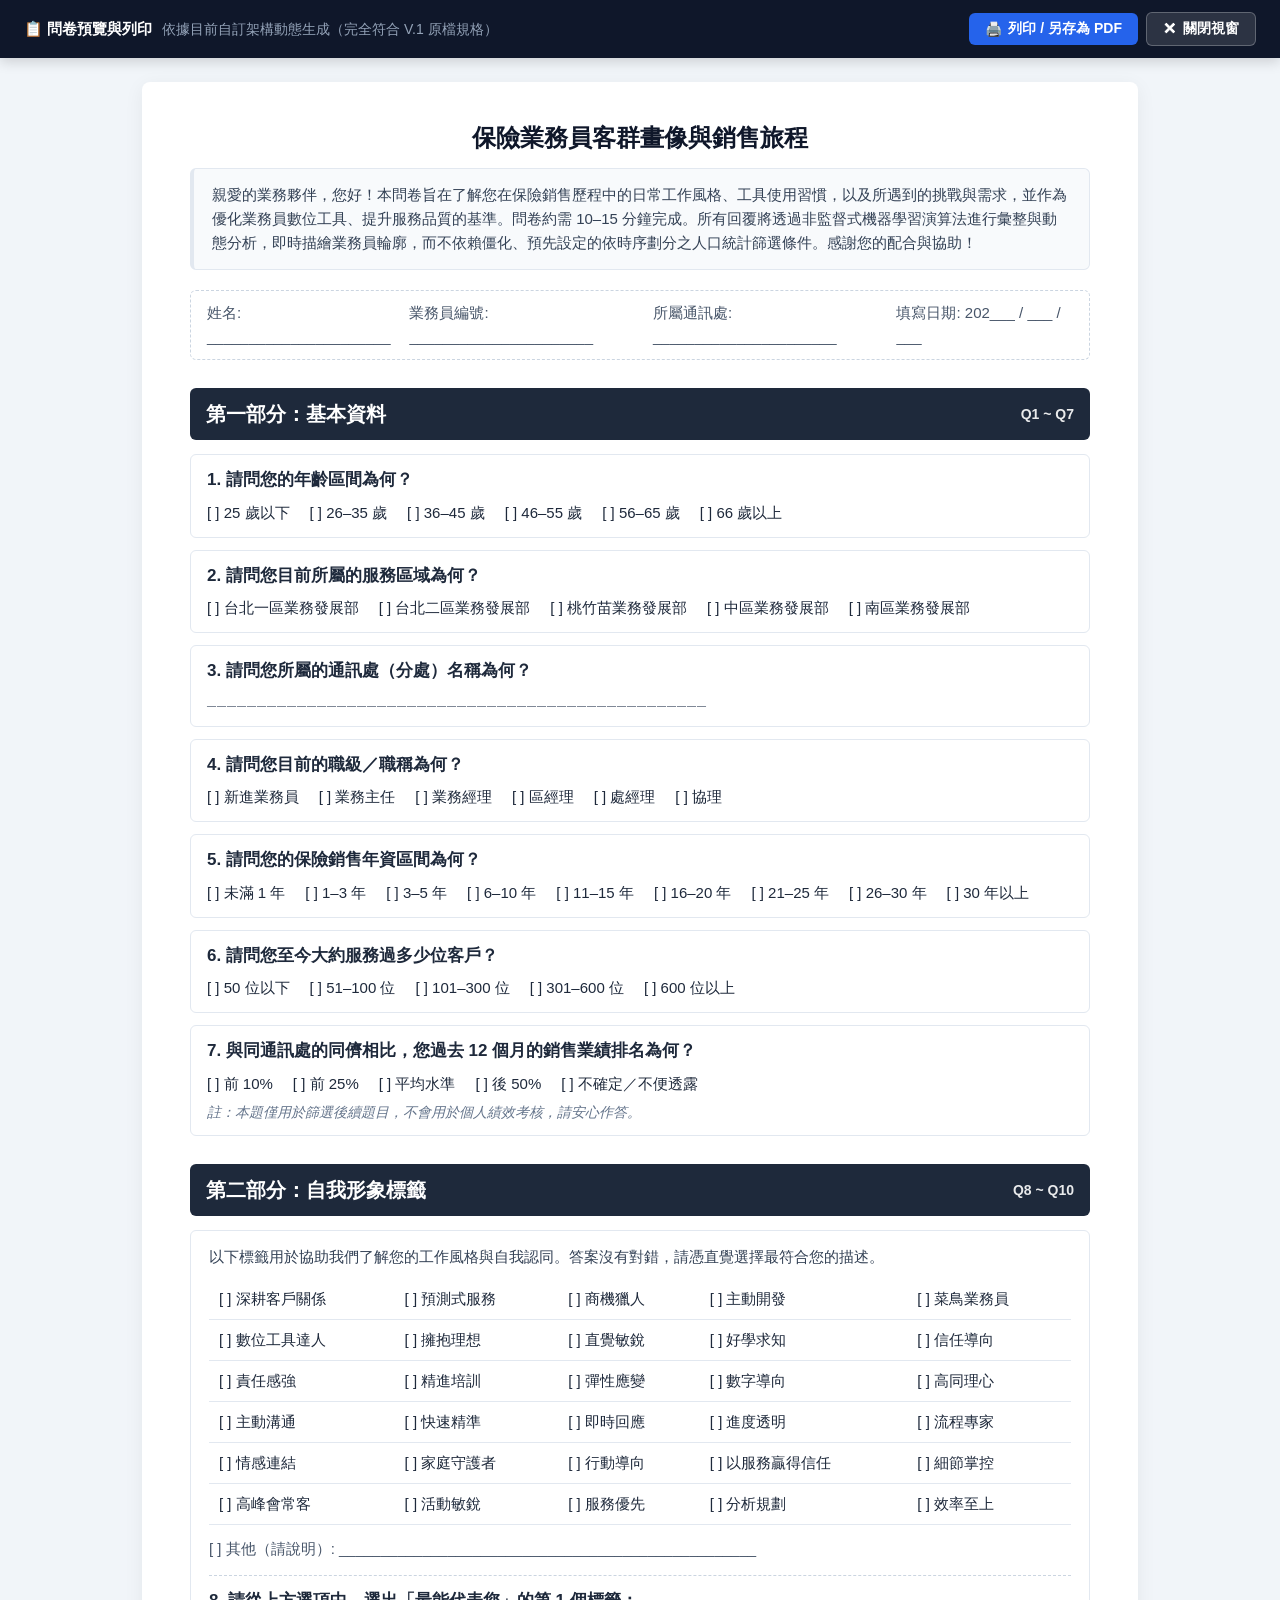
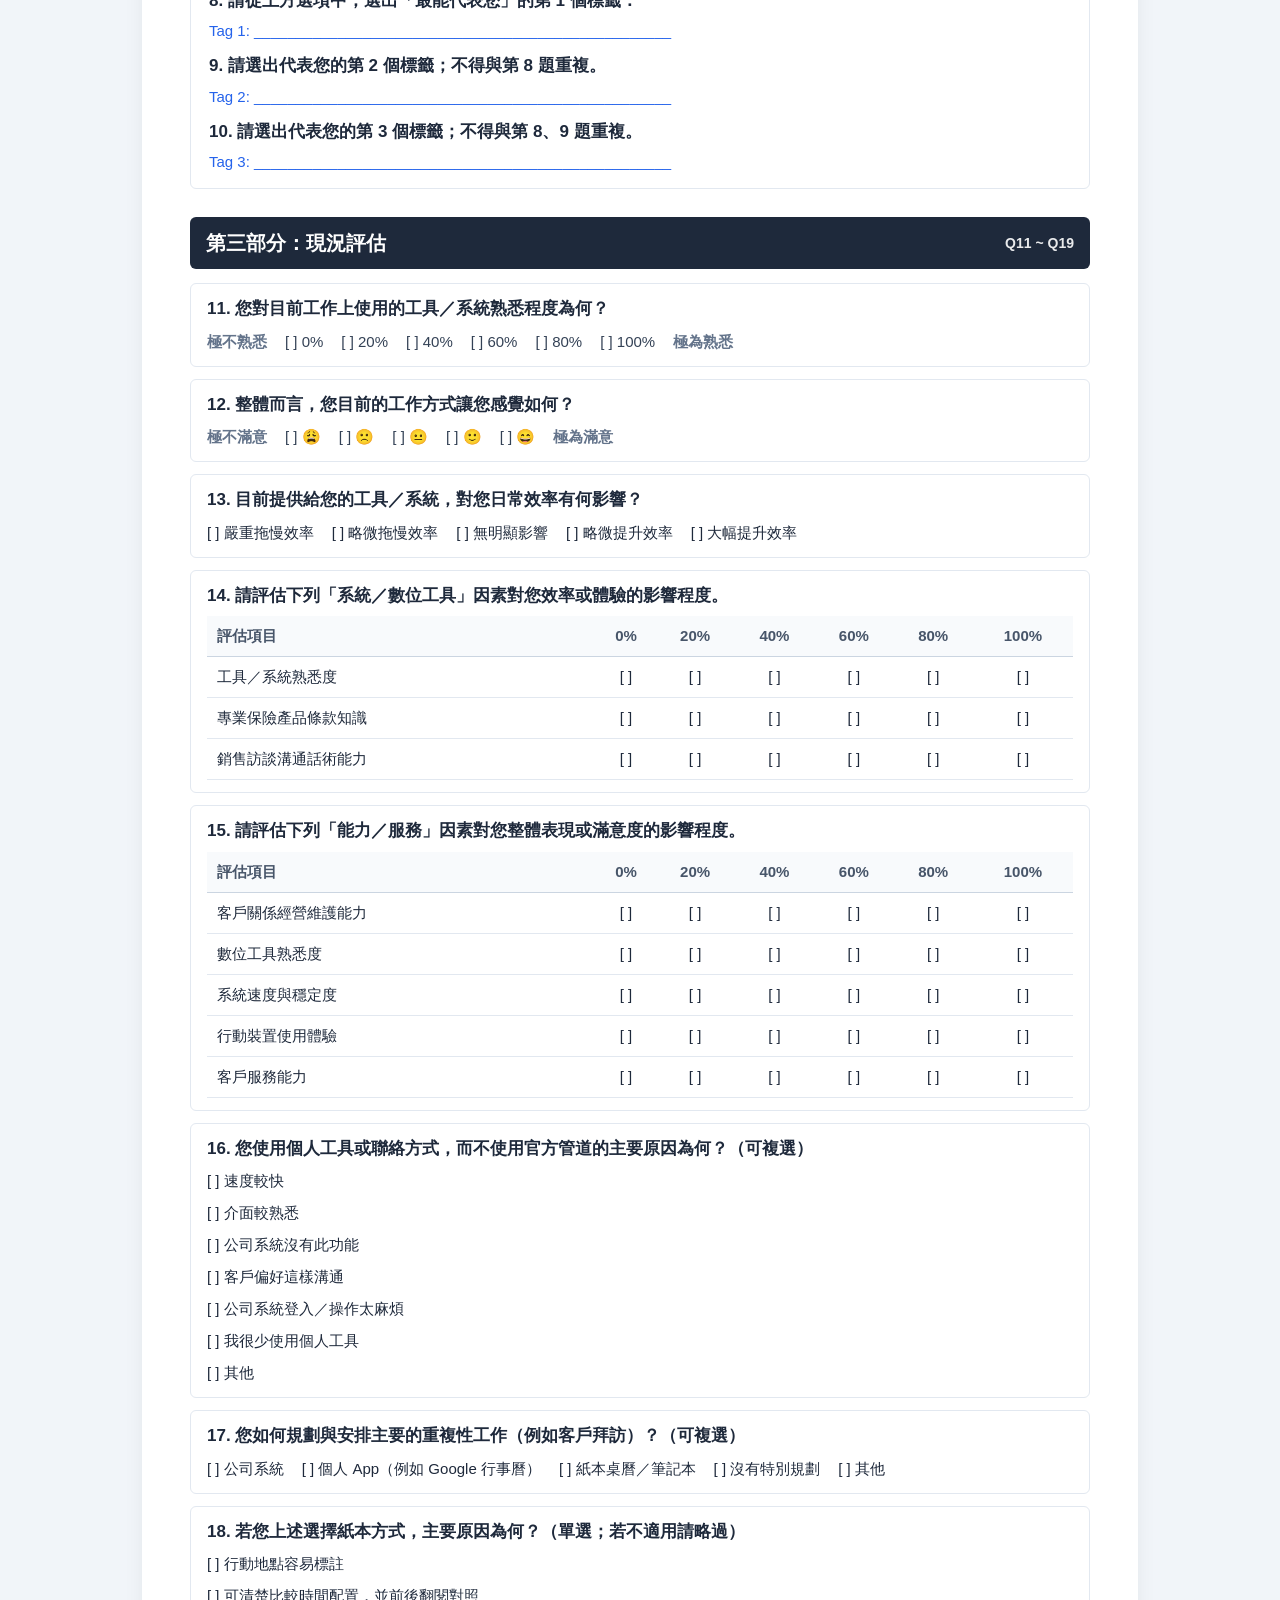
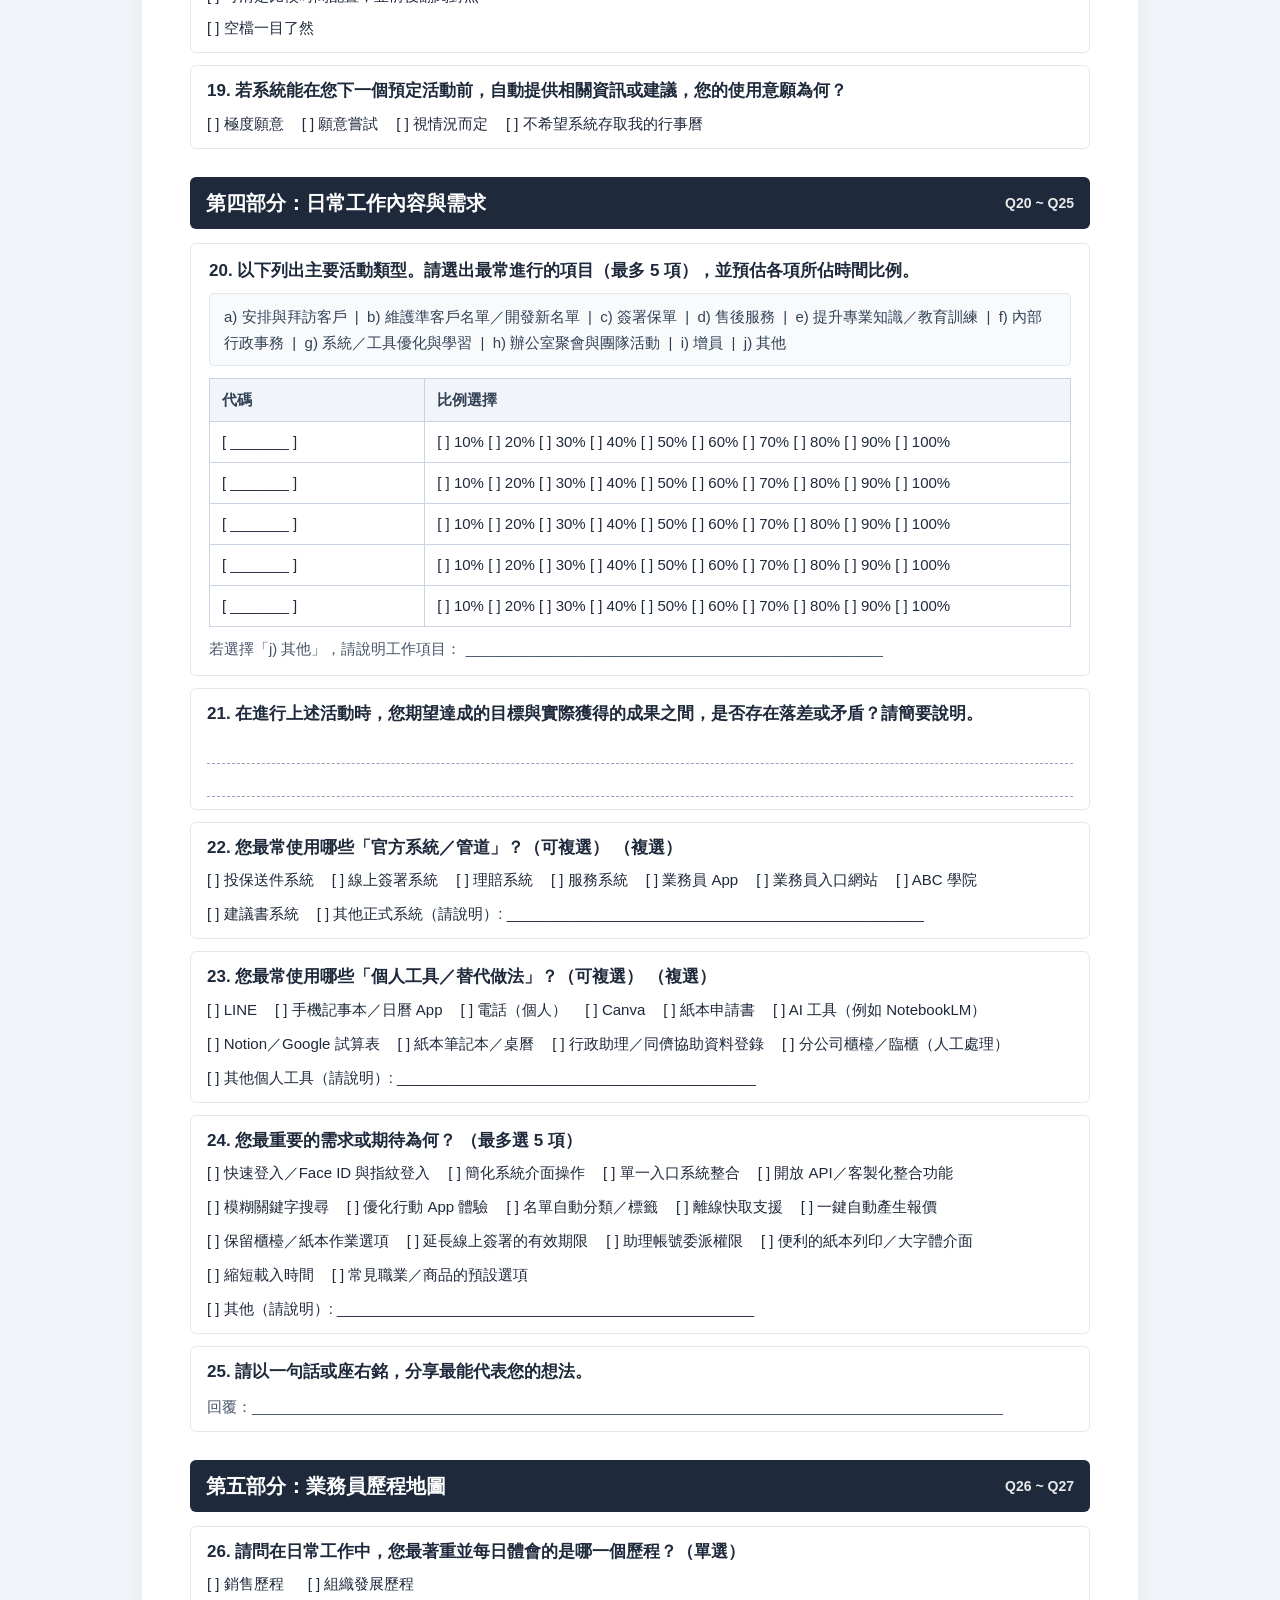
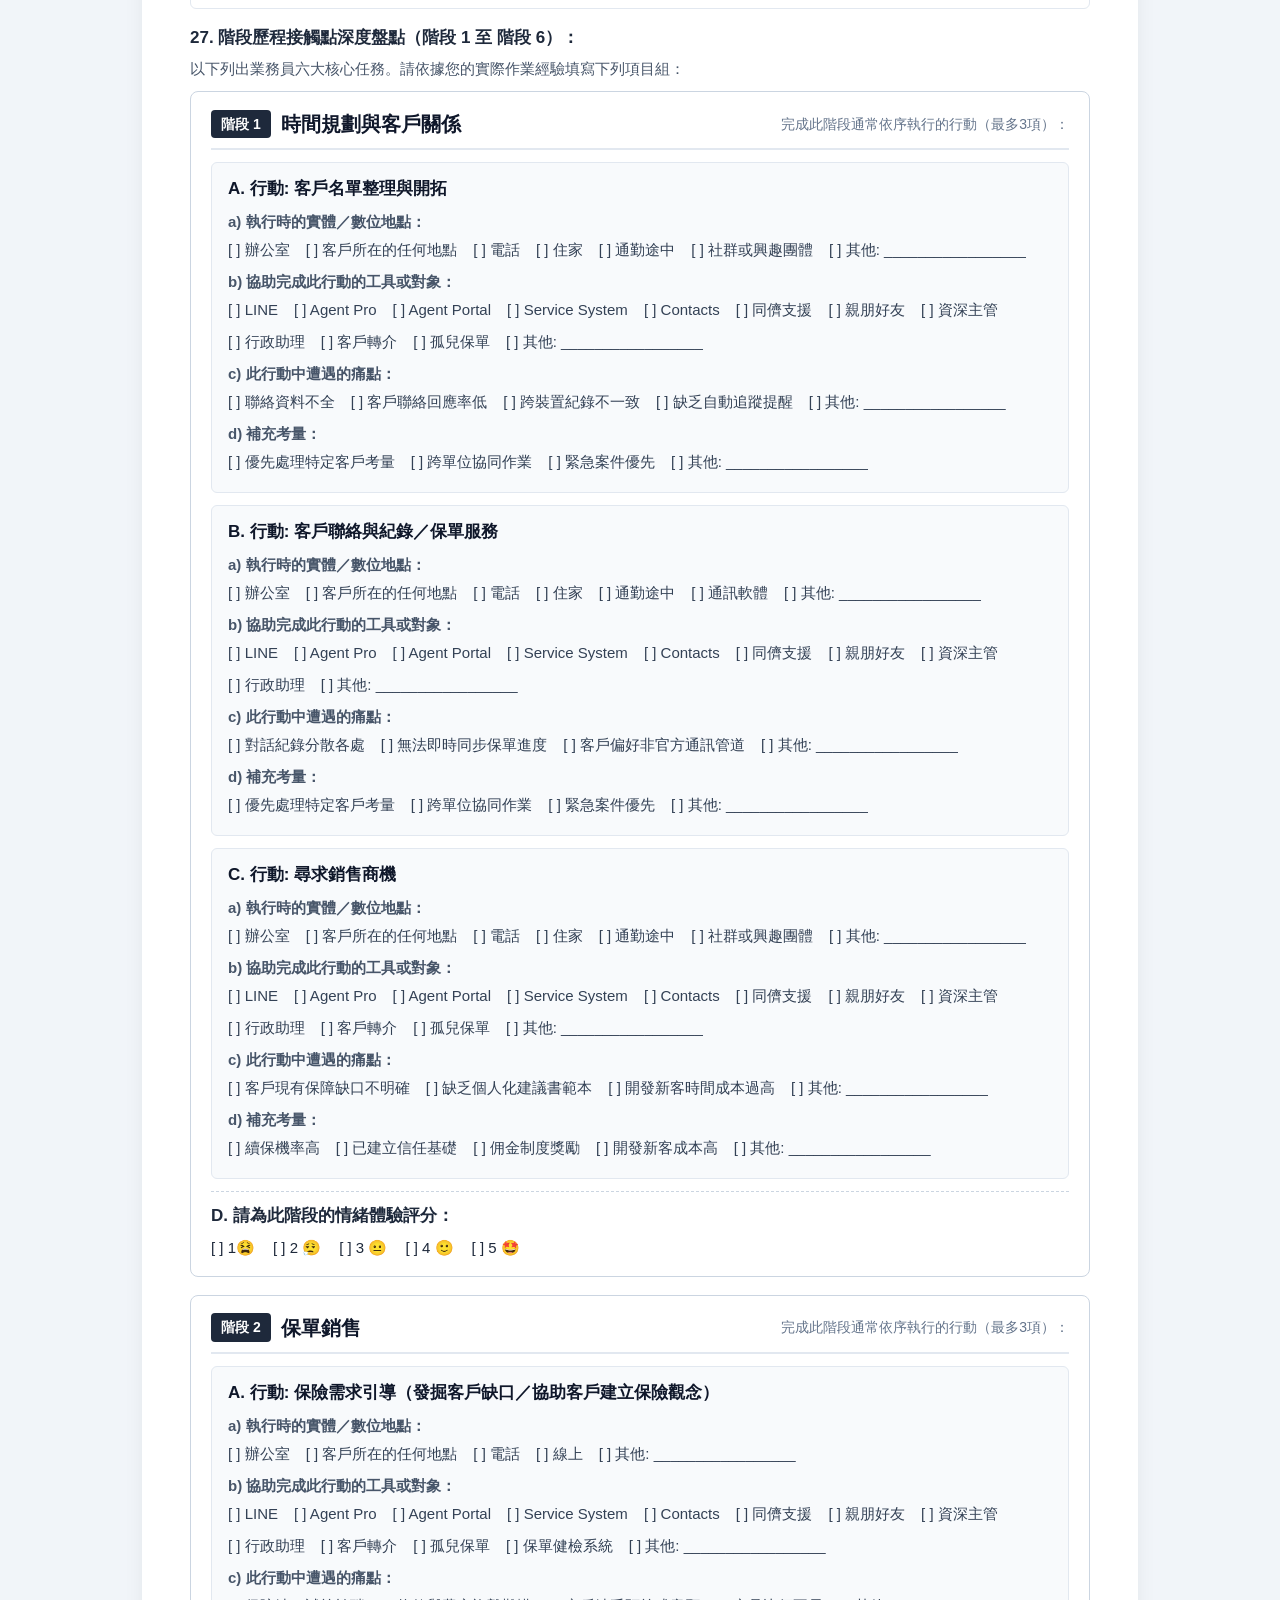
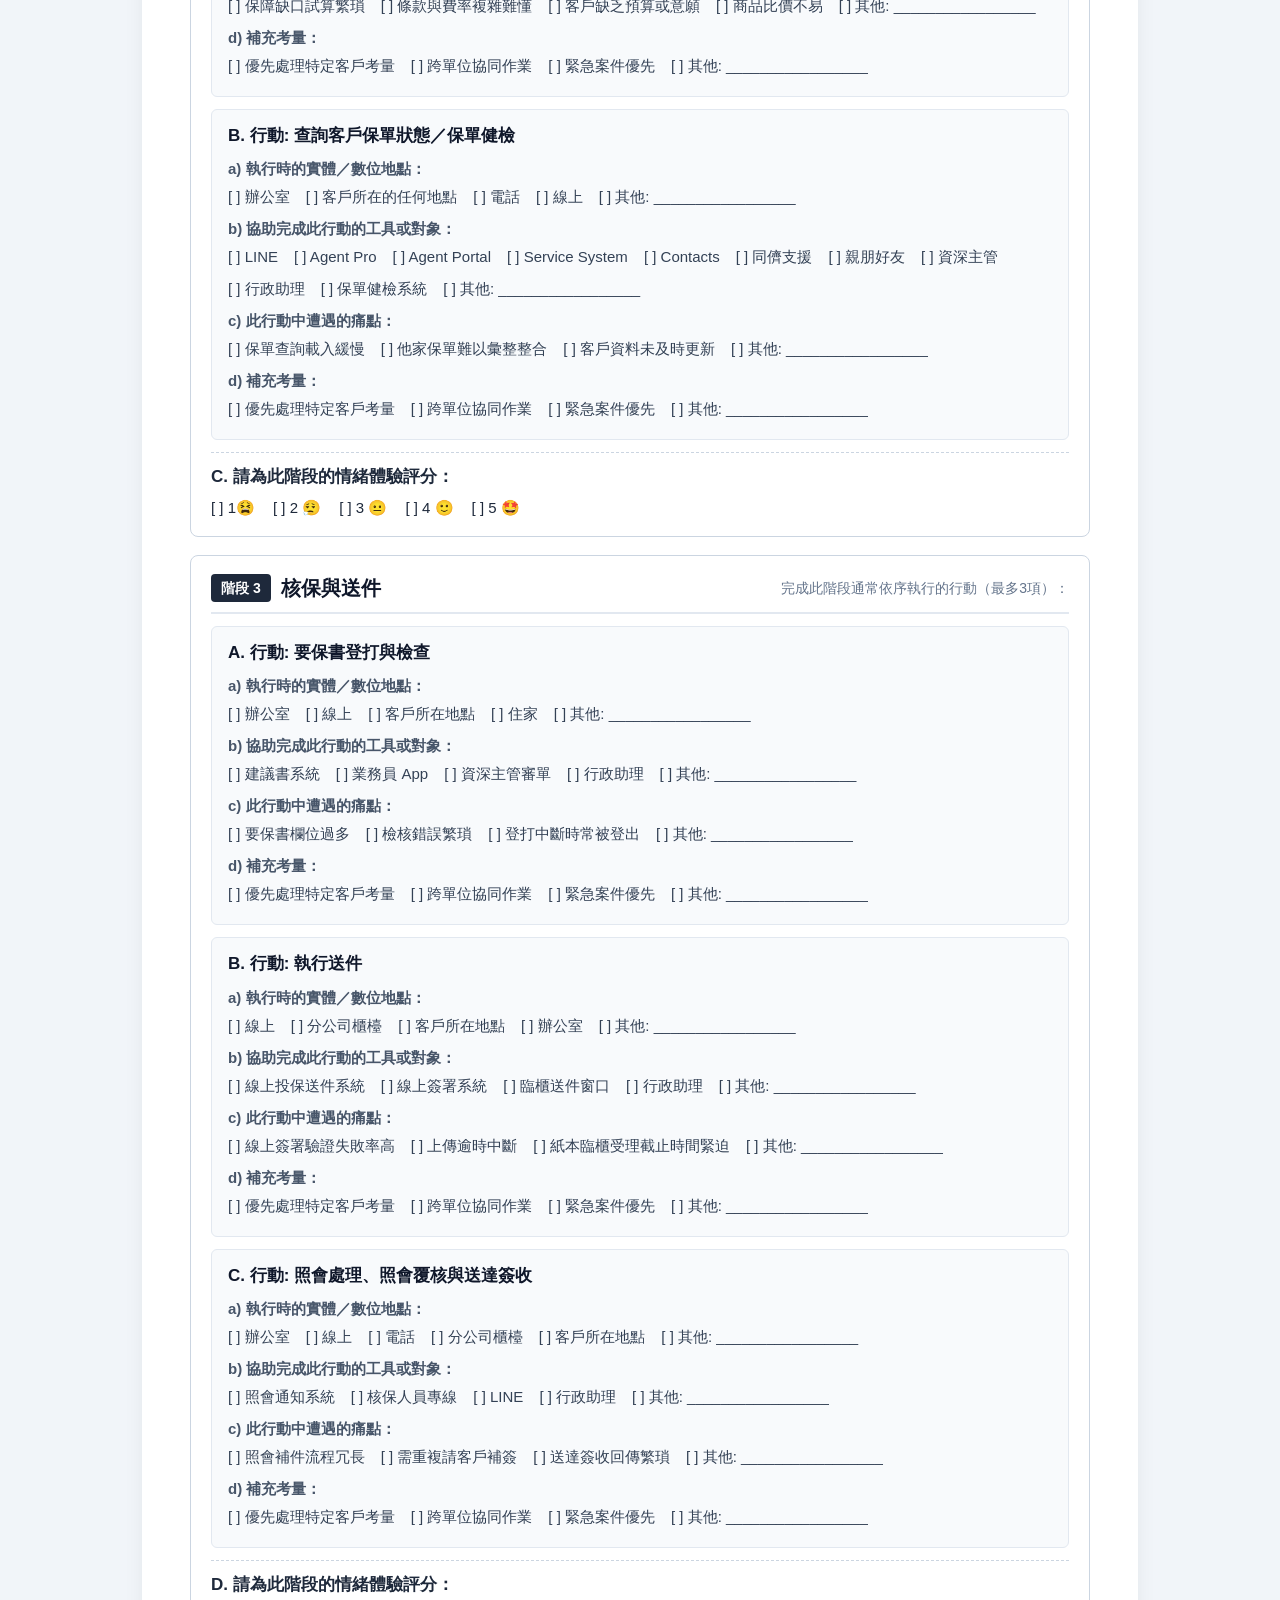
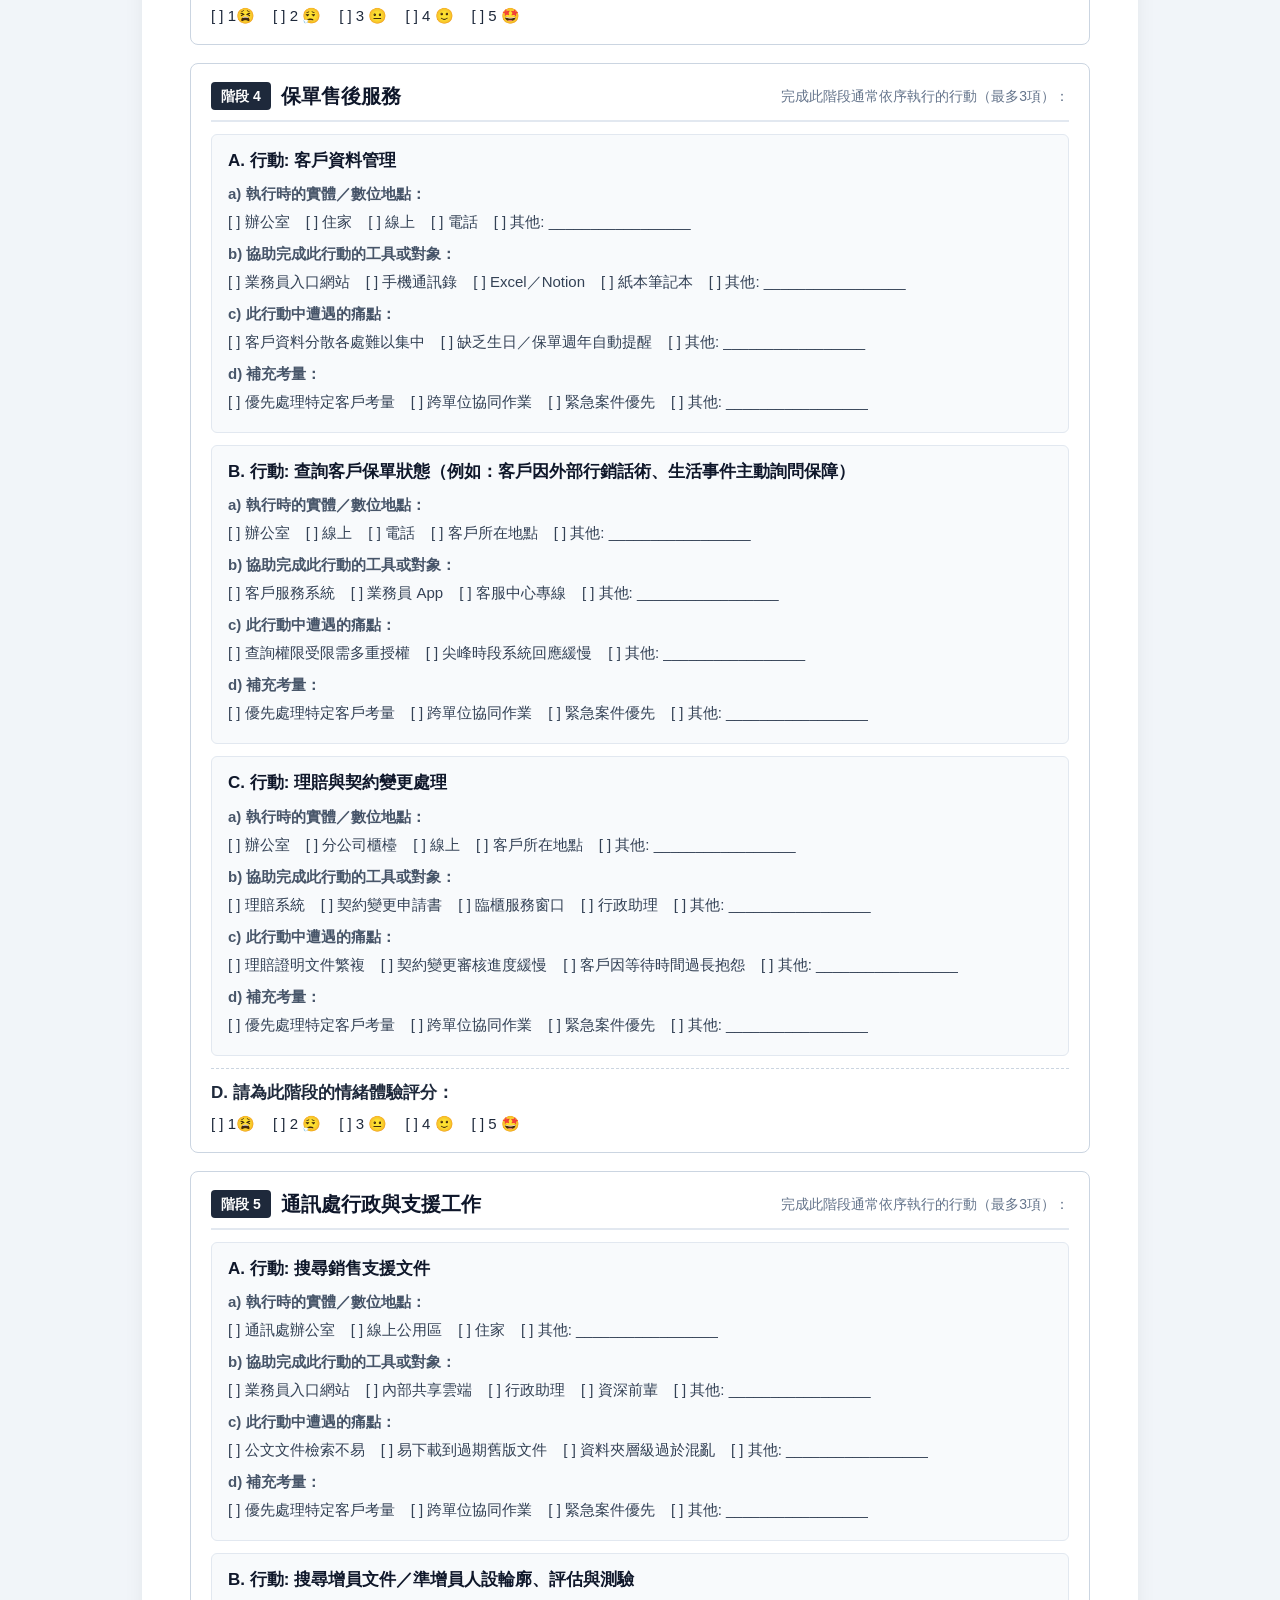
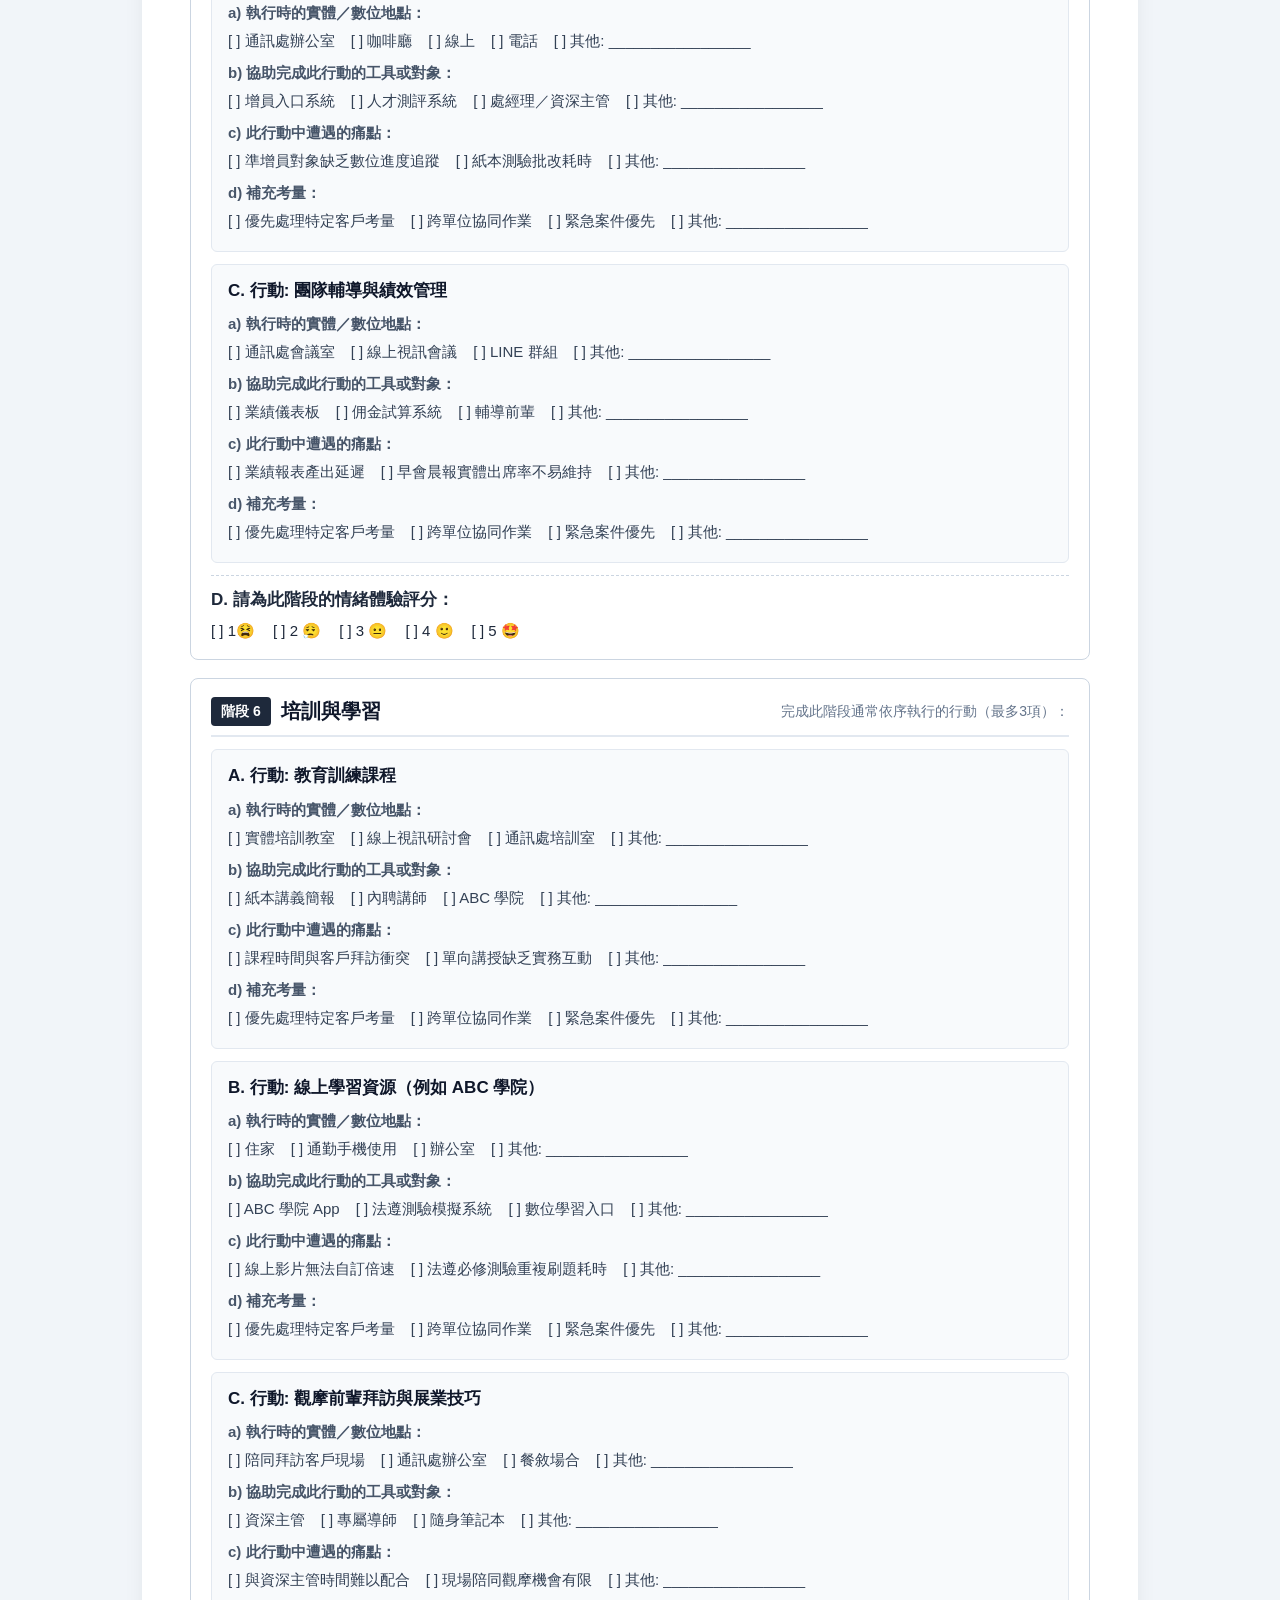
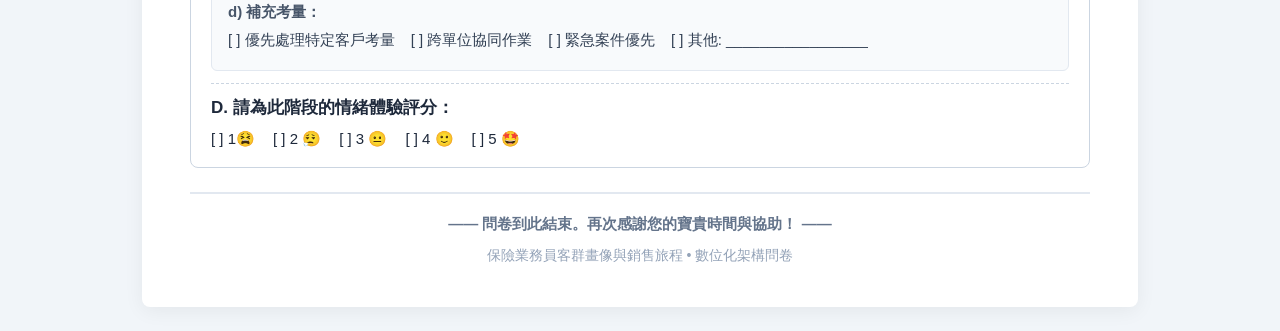
<file: Agent_Modular_Questionnaire_Template_ZH.html>
<!DOCTYPE html>
<html lang="zh-TW">
<head>
    <meta charset="utf-8">
    <title>保險業務員客群畫像與銷售旅程</title>
    <style>
        :root {
            --fs-display: 30px;
            --fs-heading: 24px;
            --fs-title: 20px;
            --fs-subtitle: 17px;
            --fs-body: 15px;
            --fs-small: 14px;
            --fs-caption: 13px;
        }
        @page {
            size: A4 portrait;
            margin: 12mm 14mm 12mm 14mm;
        }
        body {
            font-family: -apple-system, BlinkMacSystemFont, "Segoe UI", Roboto, "PingFang TC", "Microsoft JhengHei", Arial, sans-serif;
            color: #1e293b;
            background: #f1f5f9;
            margin: 0;
            padding: 0;
            line-height: 1.6;
            font-size: var(--fs-body);
        }
        .print-toolbar {
            position: sticky;
            top: 0;
            left: 0;
            right: 0;
            background: #0f172a;
            color: #ffffff;
            padding: 12px 24px;
            display: flex;
            align-items: center;
            justify-content: space-between;
            box-shadow: 0 4px 12px rgba(0,0,0,0.15);
            z-index: 10000;
        }
        .btn-tb {
            background: #2563eb;
            color: #ffffff;
            border: none;
            padding: 7px 16px;
            border-radius: 6px;
            font-size: 14px;
            font-weight: 600;
            cursor: pointer;
            display: inline-flex;
            align-items: center;
            gap: 6px;
            text-decoration: none;
        }
        .btn-tb:hover { background: #1d4ed8; }
        .btn-tb-secondary {
            background: rgba(255,255,255,0.12);
            color: #ffffff;
            border: 1px solid rgba(255,255,255,0.25);
        }
        .btn-tb-secondary:hover { background: rgba(255,255,255,0.22); }
        .paper-container {
            max-width: 900px;
            margin: 24px auto;
            background: #ffffff;
            padding: 40px 48px;
            box-shadow: 0 4px 20px rgba(0,0,0,0.06);
            border-radius: 8px;
        }
        h1 {
            font-size: var(--fs-heading);
            font-weight: 800;
            color: #0f172a;
            margin: 0 0 14px 0;
            line-height: 1.35;
            text-align: center;
        }
        .section-header {
            background: #1e293b;
            color: #ffffff;
            padding: 10px 16px;
            border-radius: 6px;
            font-weight: 700;
            font-size: var(--fs-title);
            margin: 28px 0 14px 0;
            display: flex;
            align-items: center;
            justify-content: space-between;
            page-break-after: avoid;
        }
        .table-matrix {
            width: 100%;
            border-collapse: collapse;
            margin-top: 10px;
            font-size: var(--fs-body);
        }
        .table-matrix th {
            background: #f1f5f9;
            color: #334155;
            padding: 9px 12px;
            border: 1px solid #cbd5e1;
            font-weight: 700;
            font-size: var(--fs-body);
        }
        .table-matrix td {
            border: 1px solid #cbd5e1;
            padding: 8px 12px;
            font-size: var(--fs-body);
        }
        @media print {
            .print-toolbar { display: none !important; }
            body { background: #ffffff !important; }
            .paper-container {
                box-shadow: none !important;
                margin: 0 !important;
                padding: 0 !important;
                max-width: 100% !important;
            }
        }
    </style>
</head>
<body>
    <div class="print-toolbar">
        <div style="display: flex; align-items: center; gap: 10px;">
            <span style="font-weight: 700; font-size: 15px;">📋 問卷預覽與列印</span>
            <span style="font-size: var(--fs-small); color: #94a3b8;">依據目前自訂架構動態生成（完全符合 V.1 原檔規格）</span>
        </div>
        <div style="display: flex; align-items: center; gap: 8px;">
            <button type="button" class="btn-tb" onclick="window.print()">
                <span>🖨️</span>
                <span>列印 / 另存為 PDF</span>
            </button>
            <button type="button" class="btn-tb btn-tb-secondary" onclick="window.close()">
                <span>✕</span>
                <span>關閉視窗</span>
            </button>
        </div>
    </div>

    <div class="paper-container">
        <h1>保險業務員客群畫像與銷售旅程</h1>

        <!-- Briefing Instructions Box -->
        <div style="background: #f8fafc; border-left: 4px solid #2563eb; border: 1px solid #e2e8f0; border-left-width: 4px; padding: 14px 18px; border-radius: 6px; margin-bottom: 20px; font-size: var(--fs-body); color: #334155; line-height: 1.6;">
            親愛的業務夥伴，您好！本問卷旨在了解您在保險銷售歷程中的日常工作風格、工具使用習慣，以及所遇到的挑戰與需求，並作為優化業務員數位工具、提升服務品質的基準。問卷約需 10–15 分鐘完成。所有回覆將透過非監督式機器學習演算法進行彙整與動態分析，即時描繪業務員輪廓，而不依賴僵化、預先設定的依時序劃分之人口統計篩選條件。感謝您的配合與協助！
        </div>

        <!-- Respondent Header Info -->
        <div style="display: flex; justify-content: space-between; align-items: center; background: #ffffff; border: 1px dashed #cbd5e1; padding: 10px 16px; border-radius: 6px; margin-bottom: 20px; font-size: var(--fs-body); color: #475569;">
            <span>姓名: ______________________</span>
            <span>業務員編號: ______________________</span>
            <span>所屬通訊處: ______________________</span>
            <span>填寫日期: 202___ / ___ / ___</span>
        </div>

        
                    <!-- PART: DEMOGRAPHICS -->
                    <div class="section-header">
                        <span>第一部分：基本資料</span>
                        <span style="font-size: var(--fs-small); opacity: 0.9;">Q1 ~ Q7</span>
                    </div>
                    
                            <div style="background: #ffffff; border: 1px solid #e2e8f0; border-radius: 6px; padding: 12px 16px; margin-bottom: 12px; page-break-inside: avoid;">
                                <label style="display: block; font-weight: 700; color: #1e293b; font-size: var(--fs-subtitle); line-height: 1.5;">1. 請問您的年齡區間為何？</label>
                                <div class="field-options" style="display: flex; flex-wrap: wrap; gap: 10px 20px; font-size: var(--fs-body); margin-top: 8px;"><span>[ ] 25 歲以下</span><span>[ ] 26–35 歲</span><span>[ ] 36–45 歲</span><span>[ ] 46–55 歲</span><span>[ ] 56–65 歲</span><span>[ ] 66 歲以上</span></div>
                                
                                
                            </div>
                        
                            <div style="background: #ffffff; border: 1px solid #e2e8f0; border-radius: 6px; padding: 12px 16px; margin-bottom: 12px; page-break-inside: avoid;">
                                <label style="display: block; font-weight: 700; color: #1e293b; font-size: var(--fs-subtitle); line-height: 1.5;">2. 請問您目前所屬的服務區域為何？</label>
                                <div class="field-options" style="display: flex; flex-wrap: wrap; gap: 10px 20px; font-size: var(--fs-body); margin-top: 8px;"><span>[ ] 台北一區業務發展部</span><span>[ ] 台北二區業務發展部</span><span>[ ] 桃竹苗業務發展部</span><span>[ ] 中區業務發展部</span><span>[ ] 南區業務發展部</span></div>
                                
                                
                            </div>
                        
                            <div style="background: #ffffff; border: 1px solid #e2e8f0; border-radius: 6px; padding: 12px 16px; margin-bottom: 12px; page-break-inside: avoid;">
                                <label style="display: block; font-weight: 700; color: #1e293b; font-size: var(--fs-subtitle); line-height: 1.5;">3. 請問您所屬的通訊處（分處）名稱為何？</label>
                                <div class="field-writein" style="font-family: monospace; font-size: var(--fs-body); color: #475569; margin-top: 6px; letter-spacing: 1px;">__________________________________________________</div>
                                
                                
                            </div>
                        
                            <div style="background: #ffffff; border: 1px solid #e2e8f0; border-radius: 6px; padding: 12px 16px; margin-bottom: 12px; page-break-inside: avoid;">
                                <label style="display: block; font-weight: 700; color: #1e293b; font-size: var(--fs-subtitle); line-height: 1.5;">4. 請問您目前的職級／職稱為何？</label>
                                <div class="field-options" style="display: flex; flex-wrap: wrap; gap: 10px 20px; font-size: var(--fs-body); margin-top: 8px;"><span>[ ] 新進業務員</span><span>[ ] 業務主任</span><span>[ ] 業務經理</span><span>[ ] 區經理</span><span>[ ] 處經理</span><span>[ ] 協理</span></div>
                                
                                
                            </div>
                        
                            <div style="background: #ffffff; border: 1px solid #e2e8f0; border-radius: 6px; padding: 12px 16px; margin-bottom: 12px; page-break-inside: avoid;">
                                <label style="display: block; font-weight: 700; color: #1e293b; font-size: var(--fs-subtitle); line-height: 1.5;">5. 請問您的保險銷售年資區間為何？</label>
                                <div class="field-options" style="display: flex; flex-wrap: wrap; gap: 10px 20px; font-size: var(--fs-body); margin-top: 8px;"><span>[ ] 未滿 1 年</span><span>[ ] 1–3 年</span><span>[ ] 3–5 年</span><span>[ ] 6–10 年</span><span>[ ] 11–15 年</span><span>[ ] 16–20 年</span><span>[ ] 21–25 年</span><span>[ ] 26–30 年</span><span>[ ] 30 年以上</span></div>
                                
                                
                            </div>
                        
                            <div style="background: #ffffff; border: 1px solid #e2e8f0; border-radius: 6px; padding: 12px 16px; margin-bottom: 12px; page-break-inside: avoid;">
                                <label style="display: block; font-weight: 700; color: #1e293b; font-size: var(--fs-subtitle); line-height: 1.5;">6. 請問您至今大約服務過多少位客戶？</label>
                                <div class="field-options" style="display: flex; flex-wrap: wrap; gap: 10px 20px; font-size: var(--fs-body); margin-top: 8px;"><span>[ ] 50 位以下</span><span>[ ] 51–100 位</span><span>[ ] 101–300 位</span><span>[ ] 301–600 位</span><span>[ ] 600 位以上</span></div>
                                
                                
                            </div>
                        
                            <div style="background: #ffffff; border: 1px solid #e2e8f0; border-radius: 6px; padding: 12px 16px; margin-bottom: 12px; page-break-inside: avoid;">
                                <label style="display: block; font-weight: 700; color: #1e293b; font-size: var(--fs-subtitle); line-height: 1.5;">7. 與同通訊處的同儕相比，您過去 12 個月的銷售業績排名為何？</label>
                                <div class="field-options" style="display: flex; flex-wrap: wrap; gap: 10px 20px; font-size: var(--fs-body); margin-top: 8px;"><span>[ ] 前 10%</span><span>[ ] 前 25%</span><span>[ ] 平均水準</span><span>[ ] 後 50%</span><span>[ ] 不確定／不便透露</span></div>
                                <div style="font-size: var(--fs-small); color: #64748b; font-style: italic; margin-top: 6px; line-height: 1.5;">註：本題僅用於篩選後續題目，不會用於個人績效考核，請安心作答。</div>
                                
                            </div>
                        
                
                    <!-- PART: ARCHETYPE TAGS (SELF-IMAGE) -->
                    <div class="section-header">
                        <span>第二部分：自我形象標籤</span>
                        <span style="font-size: var(--fs-small); opacity: 0.9;">Q8 ~ Q10</span>
                    </div>

                    <div style="background: #ffffff; border: 1px solid #e2e8f0; border-radius: 6px; padding: 14px 18px; margin-bottom: 12px;">
                        <p style="margin: 0 0 10px 0; font-size: var(--fs-body); color: #334155; line-height: 1.6;">
                            以下標籤用於協助我們了解您的工作風格與自我認同。答案沒有對錯，請憑直覺選擇最符合您的描述。
                        </p>
                        <table style="width: 100%; border-collapse: collapse; margin-bottom: 12px;">
                            <tbody>
                                <tr style="border-bottom: 1px solid #e2e8f0;"><td style="padding: 8px 10px; font-size: var(--fs-body); color: #1e293b;">[ ] 深耕客戶關係</td><td style="padding: 8px 10px; font-size: var(--fs-body); color: #1e293b;">[ ] 預測式服務</td><td style="padding: 8px 10px; font-size: var(--fs-body); color: #1e293b;">[ ] 商機獵人</td><td style="padding: 8px 10px; font-size: var(--fs-body); color: #1e293b;">[ ] 主動開發</td><td style="padding: 8px 10px; font-size: var(--fs-body); color: #1e293b;">[ ] 菜鳥業務員</td></tr><tr style="border-bottom: 1px solid #e2e8f0;"><td style="padding: 8px 10px; font-size: var(--fs-body); color: #1e293b;">[ ] 數位工具達人</td><td style="padding: 8px 10px; font-size: var(--fs-body); color: #1e293b;">[ ] 擁抱理想</td><td style="padding: 8px 10px; font-size: var(--fs-body); color: #1e293b;">[ ] 直覺敏銳</td><td style="padding: 8px 10px; font-size: var(--fs-body); color: #1e293b;">[ ] 好學求知</td><td style="padding: 8px 10px; font-size: var(--fs-body); color: #1e293b;">[ ] 信任導向</td></tr><tr style="border-bottom: 1px solid #e2e8f0;"><td style="padding: 8px 10px; font-size: var(--fs-body); color: #1e293b;">[ ] 責任感強</td><td style="padding: 8px 10px; font-size: var(--fs-body); color: #1e293b;">[ ] 精進培訓</td><td style="padding: 8px 10px; font-size: var(--fs-body); color: #1e293b;">[ ] 彈性應變</td><td style="padding: 8px 10px; font-size: var(--fs-body); color: #1e293b;">[ ] 數字導向</td><td style="padding: 8px 10px; font-size: var(--fs-body); color: #1e293b;">[ ] 高同理心</td></tr><tr style="border-bottom: 1px solid #e2e8f0;"><td style="padding: 8px 10px; font-size: var(--fs-body); color: #1e293b;">[ ] 主動溝通</td><td style="padding: 8px 10px; font-size: var(--fs-body); color: #1e293b;">[ ] 快速精準</td><td style="padding: 8px 10px; font-size: var(--fs-body); color: #1e293b;">[ ] 即時回應</td><td style="padding: 8px 10px; font-size: var(--fs-body); color: #1e293b;">[ ] 進度透明</td><td style="padding: 8px 10px; font-size: var(--fs-body); color: #1e293b;">[ ] 流程專家</td></tr><tr style="border-bottom: 1px solid #e2e8f0;"><td style="padding: 8px 10px; font-size: var(--fs-body); color: #1e293b;">[ ] 情感連結</td><td style="padding: 8px 10px; font-size: var(--fs-body); color: #1e293b;">[ ] 家庭守護者</td><td style="padding: 8px 10px; font-size: var(--fs-body); color: #1e293b;">[ ] 行動導向</td><td style="padding: 8px 10px; font-size: var(--fs-body); color: #1e293b;">[ ] 以服務贏得信任</td><td style="padding: 8px 10px; font-size: var(--fs-body); color: #1e293b;">[ ] 細節掌控</td></tr><tr style="border-bottom: 1px solid #e2e8f0;"><td style="padding: 8px 10px; font-size: var(--fs-body); color: #1e293b;">[ ] 高峰會常客</td><td style="padding: 8px 10px; font-size: var(--fs-body); color: #1e293b;">[ ] 活動敏銳</td><td style="padding: 8px 10px; font-size: var(--fs-body); color: #1e293b;">[ ] 服務優先</td><td style="padding: 8px 10px; font-size: var(--fs-body); color: #1e293b;">[ ] 分析規劃</td><td style="padding: 8px 10px; font-size: var(--fs-body); color: #1e293b;">[ ] 效率至上</td></tr>
                            </tbody>
                        </table>
                        <div style="font-size: var(--fs-body); color: #475569; margin-bottom: 14px;">
                            [ ] 其他（請說明）: __________________________________________________
                        </div>

                        <div style="display: flex; flex-direction: column; gap: 10px; border-top: 1px dashed #cbd5e1; padding-top: 12px;">
                            <div>
                                <label style="display: block; font-weight: 700; color: #1e293b; font-size: var(--fs-subtitle); line-height: 1.5;">
                                    8. 請從上方選項中，選出「最能代表您」的第 1 個標籤：
                                </label>
                                <div style="font-size: var(--fs-body); color: #2563eb; margin-top: 6px;">
                                    Tag 1: __________________________________________________
                                </div>
                            </div>
                            <div>
                                <label style="display: block; font-weight: 700; color: #1e293b; font-size: var(--fs-subtitle); line-height: 1.5;">
                                    9. 請選出代表您的第 2 個標籤；不得與第 8 題重複。
                                </label>
                                <div style="font-size: var(--fs-body); color: #2563eb; margin-top: 6px;">
                                    Tag 2: __________________________________________________
                                </div>
                            </div>
                            <div>
                                <label style="display: block; font-weight: 700; color: #1e293b; font-size: var(--fs-subtitle); line-height: 1.5;">
                                    10. 請選出代表您的第 3 個標籤；不得與第 8、9 題重複。
                                </label>
                                <div style="font-size: var(--fs-body); color: #2563eb; margin-top: 6px;">
                                    Tag 3: __________________________________________________
                                </div>
                            </div>
                        </div>
                    </div>
                
                    <div class="section-header">
                        <span>第三部分：現況評估</span>
                        <span style="font-size: var(--fs-small); opacity: 0.9;">Q11 ~ Q19</span>
                    </div>

                    <!-- Agent Tools Familiarity (Q11) -->
                    <div style="background: #ffffff; border: 1px solid #e2e8f0; border-radius: 6px; padding: 12px 16px; margin-bottom: 12px; page-break-inside: avoid;">
                        <label style="display: block; font-weight: 700; color: #1e293b; font-size: var(--fs-subtitle); line-height: 1.5;">
                            11. 您對目前工作上使用的工具／系統熟悉程度為何？
                        </label>
                        <div style="display: flex; flex-wrap: wrap; align-items: center; gap: 10px 18px; font-size: var(--fs-body); margin-top: 8px; color: #334155;">
                            <span style="font-weight: 600; color: #64748b;">極不熟悉</span>
                            <span>[ ] 0%</span> <span>[ ] 20%</span> <span>[ ] 40%</span> <span>[ ] 60%</span> <span>[ ] 80%</span> <span>[ ] 100%</span>
                            <span style="font-weight: 600; color: #64748b;">極為熟悉</span>
                        </div>
                    </div>

                    <!-- Work Feeling Emoji Scale (Q12) -->
                    <div style="background: #ffffff; border: 1px solid #e2e8f0; border-radius: 6px; padding: 12px 16px; margin-bottom: 12px; page-break-inside: avoid;">
                        <label style="display: block; font-weight: 700; color: #1e293b; font-size: var(--fs-subtitle); line-height: 1.5;">
                            12. 整體而言，您目前的工作方式讓您感覺如何？
                        </label>
                        <div style="display: flex; flex-wrap: wrap; align-items: center; gap: 10px 18px; font-size: var(--fs-body); margin-top: 8px; color: #334155;">
                            <span style="font-weight: 600; color: #64748b;">極不滿意</span>
                            <span>[ ] 😩</span> <span>[ ] 🙁</span> <span>[ ] 😐</span> <span>[ ] 🙂</span> <span>[ ] 😄</span>
                            <span style="font-weight: 600; color: #64748b;">極為滿意</span>
                        </div>
                    </div>

                    <!-- Tools Efficiency Impact (Q13) -->
                    <div style="background: #ffffff; border: 1px solid #e2e8f0; border-radius: 6px; padding: 12px 16px; margin-bottom: 12px; page-break-inside: avoid;">
                        <label style="display: block; font-weight: 700; color: #1e293b; font-size: var(--fs-subtitle); line-height: 1.5;">
                            13. 目前提供給您的工具／系統，對您日常效率有何影響？
                        </label>
                        <div style="display: flex; flex-wrap: wrap; gap: 10px 18px; font-size: var(--fs-body); margin-top: 8px;">
                            <span>[ ] 嚴重拖慢效率</span><span>[ ] 略微拖慢效率</span><span>[ ] 無明顯影響</span><span>[ ] 略微提升效率</span><span>[ ] 大幅提升效率</span>
                        </div>
                    </div>
                    <!-- System / Digital Tool Factors Matrix (Q14) -->
                    <div style="background: #ffffff; border: 1px solid #e2e8f0; border-radius: 6px; padding: 12px 16px; margin-bottom: 12px; page-break-inside: avoid;">
                        <label style="display: block; font-weight: 700; color: #1e293b; font-size: var(--fs-subtitle); line-height: 1.5;">
                            14. 請評估下列「系統／數位工具」因素對您效率或體驗的影響程度。
                        </label>
                        <table style="width: 100%; border-collapse: collapse; margin-top: 8px; font-size: var(--fs-body);">
                            <thead>
                                <tr style="background: #f8fafc; border-bottom: 1.5px solid #cbd5e1; color: #475569;">
                                    <th style="text-align: left; padding: 8px 10px; width: 45%;">評估項目</th>
                                    <th style="text-align: center;">0%</th><th style="text-align: center;">20%</th><th style="text-align: center;">40%</th><th style="text-align: center;">60%</th><th style="text-align: center;">80%</th><th style="text-align: center;">100%</th>
                                </tr>
                            </thead>
                            <tbody>
                                
                                    <tr style="border-bottom: 1px solid #e2e8f0;">
                                        <td style="padding: 8px 10px; color: #1e293b; font-weight: 500;">工具／系統熟悉度</td>
                                        <td style="text-align: center; padding: 6px 4px;">[ ]</td><td style="text-align: center; padding: 6px 4px;">[ ]</td><td style="text-align: center; padding: 6px 4px;">[ ]</td><td style="text-align: center; padding: 6px 4px;">[ ]</td><td style="text-align: center; padding: 6px 4px;">[ ]</td><td style="text-align: center; padding: 6px 4px;">[ ]</td>
                                    </tr>
                                
                                    <tr style="border-bottom: 1px solid #e2e8f0;">
                                        <td style="padding: 8px 10px; color: #1e293b; font-weight: 500;">專業保險產品條款知識</td>
                                        <td style="text-align: center; padding: 6px 4px;">[ ]</td><td style="text-align: center; padding: 6px 4px;">[ ]</td><td style="text-align: center; padding: 6px 4px;">[ ]</td><td style="text-align: center; padding: 6px 4px;">[ ]</td><td style="text-align: center; padding: 6px 4px;">[ ]</td><td style="text-align: center; padding: 6px 4px;">[ ]</td>
                                    </tr>
                                
                                    <tr style="border-bottom: 1px solid #e2e8f0;">
                                        <td style="padding: 8px 10px; color: #1e293b; font-weight: 500;">銷售訪談溝通話術能力</td>
                                        <td style="text-align: center; padding: 6px 4px;">[ ]</td><td style="text-align: center; padding: 6px 4px;">[ ]</td><td style="text-align: center; padding: 6px 4px;">[ ]</td><td style="text-align: center; padding: 6px 4px;">[ ]</td><td style="text-align: center; padding: 6px 4px;">[ ]</td><td style="text-align: center; padding: 6px 4px;">[ ]</td>
                                    </tr>
                                
                            </tbody>
                        </table>
                    </div>

                    <!-- Professional Capabilities Matrix (Q15) -->
                    <div style="background: #ffffff; border: 1px solid #e2e8f0; border-radius: 6px; padding: 12px 16px; margin-bottom: 12px; page-break-inside: avoid;">
                        <label style="display: block; font-weight: 700; color: #1e293b; font-size: var(--fs-subtitle); line-height: 1.5;">
                            15. 請評估下列「能力／服務」因素對您整體表現或滿意度的影響程度。
                        </label>
                        <table style="width: 100%; border-collapse: collapse; margin-top: 8px; font-size: var(--fs-body);">
                            <thead>
                                <tr style="background: #f8fafc; border-bottom: 1.5px solid #cbd5e1; color: #475569;">
                                    <th style="text-align: left; padding: 8px 10px; width: 45%;">評估項目</th>
                                    <th style="text-align: center;">0%</th><th style="text-align: center;">20%</th><th style="text-align: center;">40%</th><th style="text-align: center;">60%</th><th style="text-align: center;">80%</th><th style="text-align: center;">100%</th>
                                </tr>
                            </thead>
                            <tbody>
                                
                                    <tr style="border-bottom: 1px solid #e2e8f0;">
                                        <td style="padding: 8px 10px; color: #1e293b; font-weight: 500;">客戶關係經營維護能力</td>
                                        <td style="text-align: center; padding: 6px 4px;">[ ]</td><td style="text-align: center; padding: 6px 4px;">[ ]</td><td style="text-align: center; padding: 6px 4px;">[ ]</td><td style="text-align: center; padding: 6px 4px;">[ ]</td><td style="text-align: center; padding: 6px 4px;">[ ]</td><td style="text-align: center; padding: 6px 4px;">[ ]</td>
                                    </tr>
                                
                                    <tr style="border-bottom: 1px solid #e2e8f0;">
                                        <td style="padding: 8px 10px; color: #1e293b; font-weight: 500;">數位工具熟悉度</td>
                                        <td style="text-align: center; padding: 6px 4px;">[ ]</td><td style="text-align: center; padding: 6px 4px;">[ ]</td><td style="text-align: center; padding: 6px 4px;">[ ]</td><td style="text-align: center; padding: 6px 4px;">[ ]</td><td style="text-align: center; padding: 6px 4px;">[ ]</td><td style="text-align: center; padding: 6px 4px;">[ ]</td>
                                    </tr>
                                
                                    <tr style="border-bottom: 1px solid #e2e8f0;">
                                        <td style="padding: 8px 10px; color: #1e293b; font-weight: 500;">系統速度與穩定度</td>
                                        <td style="text-align: center; padding: 6px 4px;">[ ]</td><td style="text-align: center; padding: 6px 4px;">[ ]</td><td style="text-align: center; padding: 6px 4px;">[ ]</td><td style="text-align: center; padding: 6px 4px;">[ ]</td><td style="text-align: center; padding: 6px 4px;">[ ]</td><td style="text-align: center; padding: 6px 4px;">[ ]</td>
                                    </tr>
                                
                                    <tr style="border-bottom: 1px solid #e2e8f0;">
                                        <td style="padding: 8px 10px; color: #1e293b; font-weight: 500;">行動裝置使用體驗</td>
                                        <td style="text-align: center; padding: 6px 4px;">[ ]</td><td style="text-align: center; padding: 6px 4px;">[ ]</td><td style="text-align: center; padding: 6px 4px;">[ ]</td><td style="text-align: center; padding: 6px 4px;">[ ]</td><td style="text-align: center; padding: 6px 4px;">[ ]</td><td style="text-align: center; padding: 6px 4px;">[ ]</td>
                                    </tr>
                                
                                    <tr style="border-bottom: 1px solid #e2e8f0;">
                                        <td style="padding: 8px 10px; color: #1e293b; font-weight: 500;">客戶服務能力</td>
                                        <td style="text-align: center; padding: 6px 4px;">[ ]</td><td style="text-align: center; padding: 6px 4px;">[ ]</td><td style="text-align: center; padding: 6px 4px;">[ ]</td><td style="text-align: center; padding: 6px 4px;">[ ]</td><td style="text-align: center; padding: 6px 4px;">[ ]</td><td style="text-align: center; padding: 6px 4px;">[ ]</td>
                                    </tr>
                                
                            </tbody>
                        </table>
                    </div>

                    <!-- LINE / Personal Tools Reasons (Q16) -->
                    <div style="background: #ffffff; border: 1px solid #e2e8f0; border-radius: 6px; padding: 12px 16px; margin-bottom: 12px; page-break-inside: avoid;">
                        <label style="display: block; font-weight: 700; color: #1e293b; font-size: var(--fs-subtitle); line-height: 1.5;">
                            16. 您使用個人工具或聯絡方式，而不使用官方管道的主要原因為何？（可複選）
                        </label>
                        <div style="display: flex; flex-direction: column; gap: 8px; font-size: var(--fs-body); margin-top: 8px;">
                            <span>[ ] 速度較快</span><span>[ ] 介面較熟悉</span><span>[ ] 公司系統沒有此功能</span><span>[ ] 客戶偏好這樣溝通</span><span>[ ] 公司系統登入／操作太麻煩</span><span>[ ] 我很少使用個人工具</span><span>[ ] 其他</span>
                        </div>
                    </div>

                    <!-- Customer Visit Scheduling (Q17) -->
                    <div style="background: #ffffff; border: 1px solid #e2e8f0; border-radius: 6px; padding: 12px 16px; margin-bottom: 12px; page-break-inside: avoid;">
                        <label style="display: block; font-weight: 700; color: #1e293b; font-size: var(--fs-subtitle); line-height: 1.5;">
                            17. 您如何規劃與安排主要的重複性工作（例如客戶拜訪）？（可複選）
                        </label>
                        <div style="display: flex; flex-wrap: wrap; gap: 10px 18px; font-size: var(--fs-body); margin-top: 8px;">
                            <span>[ ] 公司系統</span><span>[ ] 個人 App（例如 Google 行事曆）</span><span>[ ] 紙本桌曆／筆記本</span><span>[ ] 沒有特別規劃</span><span>[ ] 其他</span>
                        </div>
                        
                    </div>

                    <!-- Paper Calendar Reason (Q18) -->
                    <div style="background: #ffffff; border: 1px solid #e2e8f0; border-radius: 6px; padding: 12px 16px; margin-bottom: 12px; page-break-inside: avoid;">
                        <label style="display: block; font-weight: 700; color: #1e293b; font-size: var(--fs-subtitle); line-height: 1.5;">
                            18. 若您上述選擇紙本方式，主要原因為何？（單選；若不適用請略過）
                        </label>
                        <div style="display: flex; flex-direction: column; gap: 8px; font-size: var(--fs-body); margin-top: 8px;">
                            <span>[ ] 行動地點容易標註</span><span>[ ] 可清楚比較時間配置，並前後翻閱對照</span><span>[ ] 空檔一目了然</span>
                        </div>
                    </div>

                    <!-- Calendar Suggestions Adoption (Q19) -->
                    <div style="background: #ffffff; border: 1px solid #e2e8f0; border-radius: 6px; padding: 12px 16px; margin-bottom: 12px; page-break-inside: avoid;">
                        <label style="display: block; font-weight: 700; color: #1e293b; font-size: var(--fs-subtitle); line-height: 1.5;">
                            19. 若系統能在您下一個預定活動前，自動提供相關資訊或建議，您的使用意願為何？
                        </label>
                        <div style="display: flex; flex-wrap: wrap; gap: 10px 18px; font-size: var(--fs-body); margin-top: 8px;">
                            <span>[ ] 極度願意</span><span>[ ] 願意嘗試</span><span>[ ] 視情況而定</span><span>[ ] 不希望系統存取我的行事曆</span>
                        </div>
                    </div>
                
                    <!-- PART: DAILY WORK CONTENT & NEEDS -->
                    <div class="section-header">
                        <span>第四部分：日常工作內容與需求</span>
                        <span style="font-size: var(--fs-small); opacity: 0.9;">Q20 ~ Q25</span>
                    </div>

                    <div style="background: #ffffff; border: 1px solid #e2e8f0; border-radius: 6px; padding: 14px 18px; margin-bottom: 12px; page-break-inside: avoid;">
                        <label style="display: block; font-weight: 700; color: #1e293b; font-size: var(--fs-subtitle); line-height: 1.5;">
                            20. 以下列出主要活動類型。請選出最常進行的項目（最多 5 項），並預估各項所佔時間比例。
                        </label>
                        <div style="background: #f8fafc; border: 1px solid #e2e8f0; border-radius: 4px; padding: 10px 14px; margin: 10px 0 12px 0; font-size: var(--fs-body); color: #334155; line-height: 1.7;">
                            <span>a) 安排與拜訪客戶</span> &nbsp;|&nbsp; <span>b) 維護準客戶名單／開發新名單</span> &nbsp;|&nbsp; <span>c) 簽署保單</span> &nbsp;|&nbsp; <span>d) 售後服務</span> &nbsp;|&nbsp; <span>e) 提升專業知識／教育訓練</span> &nbsp;|&nbsp; <span>f) 內部行政事務</span> &nbsp;|&nbsp; <span>g) 系統／工具優化與學習</span> &nbsp;|&nbsp; <span>h) 辦公室聚會與團隊活動</span> &nbsp;|&nbsp; <span>i) 增員</span> &nbsp;|&nbsp; <span>j) 其他</span>
                        </div>
                        <table class="table-matrix" style="width: 100%; margin: 10px auto;">
                            <thead>
                                <tr>
                                    <th style="width: 25%; text-align: left;">代碼</th>
                                    <th style="text-align: left;">比例選擇</th>
                                </tr>
                            </thead>
                            <tbody>
                                <tr>
                                    <td style="padding: 8px 12px;">[ _______ ]</td>
                                    <td style="padding: 8px 12px; font-size: var(--fs-body);"><span>[ ] 10%</span> <span>[ ] 20%</span> <span>[ ] 30%</span> <span>[ ] 40%</span> <span>[ ] 50%</span> <span>[ ] 60%</span> <span>[ ] 70%</span> <span>[ ] 80%</span> <span>[ ] 90%</span> <span>[ ] 100%</span></td>
                                </tr>
                                <tr>
                                    <td style="padding: 8px 12px;">[ _______ ]</td>
                                    <td style="padding: 8px 12px; font-size: var(--fs-body);"><span>[ ] 10%</span> <span>[ ] 20%</span> <span>[ ] 30%</span> <span>[ ] 40%</span> <span>[ ] 50%</span> <span>[ ] 60%</span> <span>[ ] 70%</span> <span>[ ] 80%</span> <span>[ ] 90%</span> <span>[ ] 100%</span></td>
                                </tr>
                                <tr>
                                    <td style="padding: 8px 12px;">[ _______ ]</td>
                                    <td style="padding: 8px 12px; font-size: var(--fs-body);"><span>[ ] 10%</span> <span>[ ] 20%</span> <span>[ ] 30%</span> <span>[ ] 40%</span> <span>[ ] 50%</span> <span>[ ] 60%</span> <span>[ ] 70%</span> <span>[ ] 80%</span> <span>[ ] 90%</span> <span>[ ] 100%</span></td>
                                </tr>
                                <tr>
                                    <td style="padding: 8px 12px;">[ _______ ]</td>
                                    <td style="padding: 8px 12px; font-size: var(--fs-body);"><span>[ ] 10%</span> <span>[ ] 20%</span> <span>[ ] 30%</span> <span>[ ] 40%</span> <span>[ ] 50%</span> <span>[ ] 60%</span> <span>[ ] 70%</span> <span>[ ] 80%</span> <span>[ ] 90%</span> <span>[ ] 100%</span></td>
                                </tr>
                                <tr>
                                    <td style="padding: 8px 12px;">[ _______ ]</td>
                                    <td style="padding: 8px 12px; font-size: var(--fs-body);"><span>[ ] 10%</span> <span>[ ] 20%</span> <span>[ ] 30%</span> <span>[ ] 40%</span> <span>[ ] 50%</span> <span>[ ] 60%</span> <span>[ ] 70%</span> <span>[ ] 80%</span> <span>[ ] 90%</span> <span>[ ] 100%</span></td>
                                </tr>
                            </tbody>
                        </table>
                        <div style="font-size: var(--fs-body); color: #475569; margin-top: 10px;">
                            若選擇「j) 其他」，請說明工作項目： __________________________________________________
                        </div>
                    </div>

                    <div style="background: #ffffff; border: 1px solid #e2e8f0; border-radius: 6px; padding: 12px 16px; margin-bottom: 12px; page-break-inside: avoid;">
                        <label style="display: block; font-weight: 700; color: #1e293b; font-size: var(--fs-subtitle); line-height: 1.5;">
                            21. 在進行上述活動時，您期望達成的目標與實際獲得的成果之間，是否存在落差或矛盾？請簡要說明。
                        </label>
                        <div style="border-bottom: 1px dashed #94a3b8; height: 26px; margin-top: 10px;"></div>
                        <div style="border-bottom: 1px dashed #94a3b8; height: 26px; margin-top: 6px;"></div>
                    </div>

                    <div style="background: #ffffff; border: 1px solid #e2e8f0; border-radius: 6px; padding: 12px 16px; margin-bottom: 12px; page-break-inside: avoid;">
                        <label style="display: block; font-weight: 700; color: #1e293b; font-size: var(--fs-subtitle); line-height: 1.5;">
                            22. 您最常使用哪些「官方系統／管道」？（可複選） （複選）
                        </label>
                        <div style="display: flex; flex-wrap: wrap; gap: 10px 18px; font-size: var(--fs-body); margin-top: 8px;">
                            <span>[ ] 投保送件系統</span><span>[ ] 線上簽署系統</span><span>[ ] 理賠系統</span><span>[ ] 服務系統</span><span>[ ] 業務員 App</span><span>[ ] 業務員入口網站</span><span>[ ] ABC 學院</span><span>[ ] 建議書系統</span>
                            <span>[ ] 其他正式系統（請說明）: __________________________________________________</span>
                        </div>
                    </div>

                    <div style="background: #ffffff; border: 1px solid #e2e8f0; border-radius: 6px; padding: 12px 16px; margin-bottom: 12px; page-break-inside: avoid;">
                        <label style="display: block; font-weight: 700; color: #1e293b; font-size: var(--fs-subtitle); line-height: 1.5;">
                            23. 您最常使用哪些「個人工具／替代做法」？（可複選） （複選）
                        </label>
                        <div style="display: flex; flex-wrap: wrap; gap: 10px 18px; font-size: var(--fs-body); margin-top: 8px;">
                            <span>[ ] LINE</span><span>[ ] 手機記事本／日曆 App</span><span>[ ] 電話（個人）</span><span>[ ] Canva</span><span>[ ] 紙本申請書</span><span>[ ] AI 工具（例如 NotebookLM）</span><span>[ ] Notion／Google 試算表</span><span>[ ] 紙本筆記本／桌曆</span><span>[ ] 行政助理／同儕協助資料登錄</span><span>[ ] 分公司櫃檯／臨櫃（人工處理）</span>
                            <span>[ ] 其他個人工具（請說明）: ___________________________________________</span>
                        </div>
                    </div>

                    <div style="background: #ffffff; border: 1px solid #e2e8f0; border-radius: 6px; padding: 12px 16px; margin-bottom: 12px; page-break-inside: avoid;">
                        <label style="display: block; font-weight: 700; color: #1e293b; font-size: var(--fs-subtitle); line-height: 1.5;">
                            24. 您最重要的需求或期待為何？ （最多選 5 項）
                        </label>
                        <div style="display: flex; flex-wrap: wrap; gap: 10px 18px; font-size: var(--fs-body); margin-top: 8px;">
                            <span>[ ] 快速登入／Face ID 與指紋登入</span><span>[ ] 簡化系統介面操作</span><span>[ ] 單一入口系統整合</span><span>[ ] 開放 API／客製化整合功能</span><span>[ ] 模糊關鍵字搜尋</span><span>[ ] 優化行動 App 體驗</span><span>[ ] 名單自動分類／標籤</span><span>[ ] 離線快取支援</span><span>[ ] 一鍵自動產生報價</span><span>[ ] 保留櫃檯／紙本作業選項</span><span>[ ] 延長線上簽署的有效期限</span><span>[ ] 助理帳號委派權限</span><span>[ ] 便利的紙本列印／大字體介面</span><span>[ ] 縮短載入時間</span><span>[ ] 常見職業／商品的預設選項</span>
                            <span>[ ] 其他（請說明）: __________________________________________________</span>
                        </div>
                    </div>

                    <div style="background: #ffffff; border: 1px solid #e2e8f0; border-radius: 6px; padding: 12px 16px; margin-bottom: 12px; page-break-inside: avoid;">
                        <label style="display: block; font-weight: 700; color: #1e293b; font-size: var(--fs-subtitle); line-height: 1.5;">
                            25. 請以一句話或座右銘，分享最能代表您的想法。
                        </label>
                        <div style="margin-top: 10px; font-size: var(--fs-body); color: #475569;">
                            回覆：__________________________________________________________________________________________
                        </div>
                    </div>
                
                    <!-- PART: JOURNEY STAGES -->
                    <div class="section-header">
                        <span>第五部分：業務員歷程地圖</span>
                        <span style="font-size: var(--fs-small); opacity: 0.9;">Q26 ~ Q27</span>
                    </div>

                    <div style="background: #ffffff; border: 1px solid #e2e8f0; border-radius: 6px; padding: 12px 16px; margin-bottom: 16px; page-break-inside: avoid;">
                        <label style="display: block; font-weight: 700; color: #1e293b; font-size: var(--fs-subtitle); line-height: 1.5;">
                            26. 請問在日常工作中，您最著重並每日體會的是哪一個歷程？（單選）
                        </label>
                        <div style="display: flex; flex-wrap: wrap; gap: 14px 24px; font-size: var(--fs-body); margin-top: 8px;">
                            <span>[ ] 銷售歷程</span><span>[ ] 組織發展歷程</span>
                        </div>
                    </div>

                    <div style="margin-bottom: 12px;">
                        <label style="display: block; font-weight: 700; color: #1e293b; font-size: var(--fs-subtitle); margin-bottom: 6px; line-height: 1.5;">
                            27. 階段歷程接觸點深度盤點（階段 1 至 階段 6）：
                        </label>
                        <div style="font-size: var(--fs-body); color: #475569; margin: 0 0 10px 0; font-weight: 500;">
                            以下列出業務員六大核心任務。請依據您的實際作業經驗填寫下列項目組：
                        </div>
                        
                        <div style="background: #ffffff; border: 1px solid #cbd5e1; border-radius: 8px; padding: 16px 20px; margin-bottom: 18px; page-break-inside: avoid;">
                            <div style="display: flex; align-items: center; justify-content: space-between; border-bottom: 2px solid #e2e8f0; padding-bottom: 8px; margin-bottom: 10px;">
                                <div style="display: flex; align-items: center; gap: 10px;">
                                    <span style="background: #1e293b; color: #ffffff; font-size: var(--fs-small); font-weight: 700; padding: 3px 10px; border-radius: 4px;">階段 1</span>
                                    <strong style="font-size: var(--fs-title); color: #0f172a;">時間規劃與客戶關係</strong>
                                </div>
                                <span style="font-size: var(--fs-small); color: #64748b;">完成此階段通常依序執行的行動（最多3項）：</span>
                            </div>
                            
                            <div style="margin-top: 12px; padding: 12px 16px; background: #f8fafc; border: 1px solid #e2e8f0; border-radius: 6px; page-break-inside: avoid;">
                                <strong style="display: block; font-size: var(--fs-subtitle); color: #0f172a; margin-bottom: 8px;">A. 行動: 客戶名單整理與開拓</strong>
                                <div style="margin-bottom: 8px;">
                                    <span style="font-size: var(--fs-body); font-weight: 600; color: #475569;">a) 執行時的實體／數位地點：</span>
                                    <div style="font-size: var(--fs-body); color: #334155; margin-top: 4px; display: flex; flex-wrap: wrap; gap: 8px 16px;">
                                        <span>[ ] 辦公室</span><span>[ ] 客戶所在的任何地點</span><span>[ ] 電話</span><span>[ ] 住家</span><span>[ ] 通勤途中</span><span>[ ] 社群或興趣團體</span><span>[ ] 其他: _________________</span>
                                    </div>
                                </div>
                                <div style="margin-bottom: 8px;">
                                    <span style="font-size: var(--fs-body); font-weight: 600; color: #475569;">b) 協助完成此行動的工具或對象：</span>
                                    <div style="font-size: var(--fs-body); color: #334155; margin-top: 4px; display: flex; flex-wrap: wrap; gap: 8px 16px;">
                                        <span>[ ] LINE</span><span>[ ] Agent Pro</span><span>[ ] Agent Portal</span><span>[ ] Service System</span><span>[ ] Contacts</span><span>[ ] 同儕支援</span><span>[ ] 親朋好友</span><span>[ ] 資深主管</span><span>[ ] 行政助理</span><span>[ ] 客戶轉介</span><span>[ ] 孤兒保單</span><span>[ ] 其他: _________________</span>
                                    </div>
                                </div>
                                <div style="margin-bottom: 8px;">
                                    <span style="font-size: var(--fs-body); font-weight: 600; color: #475569;">c) 此行動中遭遇的痛點：</span>
                                    <div style="font-size: var(--fs-body); color: #334155; margin-top: 4px; display: flex; flex-wrap: wrap; gap: 8px 16px;">
                                        <span>[ ] 聯絡資料不全</span><span>[ ] 客戶聯絡回應率低</span><span>[ ] 跨裝置紀錄不一致</span><span>[ ] 缺乏自動追蹤提醒</span><span>[ ] 其他: _________________</span>
                                    </div>
                                </div>
                                <div style="margin-bottom: 6px;">
                                    <span style="font-size: var(--fs-body); font-weight: 600; color: #475569;">d) 補充考量：</span>
                                    <div style="font-size: var(--fs-body); color: #334155; margin-top: 4px; display: flex; flex-wrap: wrap; gap: 8px 16px;">
                                        <span>[ ] 優先處理特定客戶考量</span><span>[ ] 跨單位協同作業</span><span>[ ] 緊急案件優先</span><span>[ ] 其他: _________________</span>
                                    </div>
                                </div>
                            </div>
                        
                            <div style="margin-top: 12px; padding: 12px 16px; background: #f8fafc; border: 1px solid #e2e8f0; border-radius: 6px; page-break-inside: avoid;">
                                <strong style="display: block; font-size: var(--fs-subtitle); color: #0f172a; margin-bottom: 8px;">B. 行動: 客戶聯絡與紀錄／保單服務</strong>
                                <div style="margin-bottom: 8px;">
                                    <span style="font-size: var(--fs-body); font-weight: 600; color: #475569;">a) 執行時的實體／數位地點：</span>
                                    <div style="font-size: var(--fs-body); color: #334155; margin-top: 4px; display: flex; flex-wrap: wrap; gap: 8px 16px;">
                                        <span>[ ] 辦公室</span><span>[ ] 客戶所在的任何地點</span><span>[ ] 電話</span><span>[ ] 住家</span><span>[ ] 通勤途中</span><span>[ ] 通訊軟體</span><span>[ ] 其他: _________________</span>
                                    </div>
                                </div>
                                <div style="margin-bottom: 8px;">
                                    <span style="font-size: var(--fs-body); font-weight: 600; color: #475569;">b) 協助完成此行動的工具或對象：</span>
                                    <div style="font-size: var(--fs-body); color: #334155; margin-top: 4px; display: flex; flex-wrap: wrap; gap: 8px 16px;">
                                        <span>[ ] LINE</span><span>[ ] Agent Pro</span><span>[ ] Agent Portal</span><span>[ ] Service System</span><span>[ ] Contacts</span><span>[ ] 同儕支援</span><span>[ ] 親朋好友</span><span>[ ] 資深主管</span><span>[ ] 行政助理</span><span>[ ] 其他: _________________</span>
                                    </div>
                                </div>
                                <div style="margin-bottom: 8px;">
                                    <span style="font-size: var(--fs-body); font-weight: 600; color: #475569;">c) 此行動中遭遇的痛點：</span>
                                    <div style="font-size: var(--fs-body); color: #334155; margin-top: 4px; display: flex; flex-wrap: wrap; gap: 8px 16px;">
                                        <span>[ ] 對話紀錄分散各處</span><span>[ ] 無法即時同步保單進度</span><span>[ ] 客戶偏好非官方通訊管道</span><span>[ ] 其他: _________________</span>
                                    </div>
                                </div>
                                <div style="margin-bottom: 6px;">
                                    <span style="font-size: var(--fs-body); font-weight: 600; color: #475569;">d) 補充考量：</span>
                                    <div style="font-size: var(--fs-body); color: #334155; margin-top: 4px; display: flex; flex-wrap: wrap; gap: 8px 16px;">
                                        <span>[ ] 優先處理特定客戶考量</span><span>[ ] 跨單位協同作業</span><span>[ ] 緊急案件優先</span><span>[ ] 其他: _________________</span>
                                    </div>
                                </div>
                            </div>
                            <div style="margin-top: 12px; padding: 12px 16px; background: #f8fafc; border: 1px solid #e2e8f0; border-radius: 6px; page-break-inside: avoid;">
                                <strong style="display: block; font-size: var(--fs-subtitle); color: #0f172a; margin-bottom: 8px;">C. 行動: 尋求銷售商機</strong>
                                <div style="margin-bottom: 8px;">
                                    <span style="font-size: var(--fs-body); font-weight: 600; color: #475569;">a) 執行時的實體／數位地點：</span>
                                    <div style="font-size: var(--fs-body); color: #334155; margin-top: 4px; display: flex; flex-wrap: wrap; gap: 8px 16px;">
                                        <span>[ ] 辦公室</span><span>[ ] 客戶所在的任何地點</span><span>[ ] 電話</span><span>[ ] 住家</span><span>[ ] 通勤途中</span><span>[ ] 社群或興趣團體</span><span>[ ] 其他: _________________</span>
                                    </div>
                                </div>
                                <div style="margin-bottom: 8px;">
                                    <span style="font-size: var(--fs-body); font-weight: 600; color: #475569;">b) 協助完成此行動的工具或對象：</span>
                                    <div style="font-size: var(--fs-body); color: #334155; margin-top: 4px; display: flex; flex-wrap: wrap; gap: 8px 16px;">
                                        <span>[ ] LINE</span><span>[ ] Agent Pro</span><span>[ ] Agent Portal</span><span>[ ] Service System</span><span>[ ] Contacts</span><span>[ ] 同儕支援</span><span>[ ] 親朋好友</span><span>[ ] 資深主管</span><span>[ ] 行政助理</span><span>[ ] 客戶轉介</span><span>[ ] 孤兒保單</span><span>[ ] 其他: _________________</span>
                                    </div>
                                </div>
                                <div style="margin-bottom: 8px;">
                                    <span style="font-size: var(--fs-body); font-weight: 600; color: #475569;">c) 此行動中遭遇的痛點：</span>
                                    <div style="font-size: var(--fs-body); color: #334155; margin-top: 4px; display: flex; flex-wrap: wrap; gap: 8px 16px;">
                                        <span>[ ] 客戶現有保障缺口不明確</span><span>[ ] 缺乏個人化建議書範本</span><span>[ ] 開發新客時間成本過高</span><span>[ ] 其他: _________________</span>
                                    </div>
                                </div>
                                <div style="margin-bottom: 6px;">
                                    <span style="font-size: var(--fs-body); font-weight: 600; color: #475569;">d) 補充考量：</span>
                                    <div style="font-size: var(--fs-body); color: #334155; margin-top: 4px; display: flex; flex-wrap: wrap; gap: 8px 16px;">
                                        <span>[ ] 續保機率高</span><span>[ ] 已建立信任基礎</span><span>[ ] 佣金制度獎勵</span><span>[ ] 開發新客成本高</span><span>[ ] 其他: _________________</span>
                                    </div>
                                </div>
                            </div>
                        
                            <div style="margin-top: 12px; padding-top: 10px; border-top: 1px dashed #cbd5e1;">
                                <span style="font-size: var(--fs-subtitle); font-weight: 700; color: #1e293b;">D. 請為此階段的情緒體驗評分：</span>
                                <div style="display: flex; gap: 18px; font-size: var(--fs-body); color: #1e293b; margin-top: 6px;">
                                    <span>[ ] 1😫</span>
                                    <span>[ ] 2 😮‍💨</span>
                                    <span>[ ] 3 😐</span>
                                    <span>[ ] 4 🙂</span>
                                    <span>[ ] 5 🤩</span>
                                </div>
                            </div>
                        </div>
                    
                        <div style="background: #ffffff; border: 1px solid #cbd5e1; border-radius: 8px; padding: 16px 20px; margin-bottom: 18px; page-break-inside: avoid;">
                            <div style="display: flex; align-items: center; justify-content: space-between; border-bottom: 2px solid #e2e8f0; padding-bottom: 8px; margin-bottom: 10px;">
                                <div style="display: flex; align-items: center; gap: 10px;">
                                    <span style="background: #1e293b; color: #ffffff; font-size: var(--fs-small); font-weight: 700; padding: 3px 10px; border-radius: 4px;">階段 2</span>
                                    <strong style="font-size: var(--fs-title); color: #0f172a;">保單銷售</strong>
                                </div>
                                <span style="font-size: var(--fs-small); color: #64748b;">完成此階段通常依序執行的行動（最多3項）：</span>
                            </div>
                            
                            <div style="margin-top: 12px; padding: 12px 16px; background: #f8fafc; border: 1px solid #e2e8f0; border-radius: 6px; page-break-inside: avoid;">
                                <strong style="display: block; font-size: var(--fs-subtitle); color: #0f172a; margin-bottom: 8px;">A. 行動: 保險需求引導（發掘客戶缺口／協助客戶建立保險觀念）</strong>
                                <div style="margin-bottom: 8px;">
                                    <span style="font-size: var(--fs-body); font-weight: 600; color: #475569;">a) 執行時的實體／數位地點：</span>
                                    <div style="font-size: var(--fs-body); color: #334155; margin-top: 4px; display: flex; flex-wrap: wrap; gap: 8px 16px;">
                                        <span>[ ] 辦公室</span><span>[ ] 客戶所在的任何地點</span><span>[ ] 電話</span><span>[ ] 線上</span><span>[ ] 其他: _________________</span>
                                    </div>
                                </div>
                                <div style="margin-bottom: 8px;">
                                    <span style="font-size: var(--fs-body); font-weight: 600; color: #475569;">b) 協助完成此行動的工具或對象：</span>
                                    <div style="font-size: var(--fs-body); color: #334155; margin-top: 4px; display: flex; flex-wrap: wrap; gap: 8px 16px;">
                                        <span>[ ] LINE</span><span>[ ] Agent Pro</span><span>[ ] Agent Portal</span><span>[ ] Service System</span><span>[ ] Contacts</span><span>[ ] 同儕支援</span><span>[ ] 親朋好友</span><span>[ ] 資深主管</span><span>[ ] 行政助理</span><span>[ ] 客戶轉介</span><span>[ ] 孤兒保單</span><span>[ ] 保單健檢系統</span><span>[ ] 其他: _________________</span>
                                    </div>
                                </div>
                                <div style="margin-bottom: 8px;">
                                    <span style="font-size: var(--fs-body); font-weight: 600; color: #475569;">c) 此行動中遭遇的痛點：</span>
                                    <div style="font-size: var(--fs-body); color: #334155; margin-top: 4px; display: flex; flex-wrap: wrap; gap: 8px 16px;">
                                        <span>[ ] 保障缺口試算繁瑣</span><span>[ ] 條款與費率複雜難懂</span><span>[ ] 客戶缺乏預算或意願</span><span>[ ] 商品比價不易</span><span>[ ] 其他: _________________</span>
                                    </div>
                                </div>
                                <div style="margin-bottom: 6px;">
                                    <span style="font-size: var(--fs-body); font-weight: 600; color: #475569;">d) 補充考量：</span>
                                    <div style="font-size: var(--fs-body); color: #334155; margin-top: 4px; display: flex; flex-wrap: wrap; gap: 8px 16px;">
                                        <span>[ ] 優先處理特定客戶考量</span><span>[ ] 跨單位協同作業</span><span>[ ] 緊急案件優先</span><span>[ ] 其他: _________________</span>
                                    </div>
                                </div>
                            </div>
                        
                            <div style="margin-top: 12px; padding: 12px 16px; background: #f8fafc; border: 1px solid #e2e8f0; border-radius: 6px; page-break-inside: avoid;">
                                <strong style="display: block; font-size: var(--fs-subtitle); color: #0f172a; margin-bottom: 8px;">B. 行動: 查詢客戶保單狀態／保單健檢</strong>
                                <div style="margin-bottom: 8px;">
                                    <span style="font-size: var(--fs-body); font-weight: 600; color: #475569;">a) 執行時的實體／數位地點：</span>
                                    <div style="font-size: var(--fs-body); color: #334155; margin-top: 4px; display: flex; flex-wrap: wrap; gap: 8px 16px;">
                                        <span>[ ] 辦公室</span><span>[ ] 客戶所在的任何地點</span><span>[ ] 電話</span><span>[ ] 線上</span><span>[ ] 其他: _________________</span>
                                    </div>
                                </div>
                                <div style="margin-bottom: 8px;">
                                    <span style="font-size: var(--fs-body); font-weight: 600; color: #475569;">b) 協助完成此行動的工具或對象：</span>
                                    <div style="font-size: var(--fs-body); color: #334155; margin-top: 4px; display: flex; flex-wrap: wrap; gap: 8px 16px;">
                                        <span>[ ] LINE</span><span>[ ] Agent Pro</span><span>[ ] Agent Portal</span><span>[ ] Service System</span><span>[ ] Contacts</span><span>[ ] 同儕支援</span><span>[ ] 親朋好友</span><span>[ ] 資深主管</span><span>[ ] 行政助理</span><span>[ ] 保單健檢系統</span><span>[ ] 其他: _________________</span>
                                    </div>
                                </div>
                                <div style="margin-bottom: 8px;">
                                    <span style="font-size: var(--fs-body); font-weight: 600; color: #475569;">c) 此行動中遭遇的痛點：</span>
                                    <div style="font-size: var(--fs-body); color: #334155; margin-top: 4px; display: flex; flex-wrap: wrap; gap: 8px 16px;">
                                        <span>[ ] 保單查詢載入緩慢</span><span>[ ] 他家保單難以彙整整合</span><span>[ ] 客戶資料未及時更新</span><span>[ ] 其他: _________________</span>
                                    </div>
                                </div>
                                <div style="margin-bottom: 6px;">
                                    <span style="font-size: var(--fs-body); font-weight: 600; color: #475569;">d) 補充考量：</span>
                                    <div style="font-size: var(--fs-body); color: #334155; margin-top: 4px; display: flex; flex-wrap: wrap; gap: 8px 16px;">
                                        <span>[ ] 優先處理特定客戶考量</span><span>[ ] 跨單位協同作業</span><span>[ ] 緊急案件優先</span><span>[ ] 其他: _________________</span>
                                    </div>
                                </div>
                            </div>
                        
                            <div style="margin-top: 12px; padding-top: 10px; border-top: 1px dashed #cbd5e1;">
                                <span style="font-size: var(--fs-subtitle); font-weight: 700; color: #1e293b;">C. 請為此階段的情緒體驗評分：</span>
                                <div style="display: flex; gap: 18px; font-size: var(--fs-body); color: #1e293b; margin-top: 6px;">
                                    <span>[ ] 1😫</span>
                                    <span>[ ] 2 😮‍💨</span>
                                    <span>[ ] 3 😐</span>
                                    <span>[ ] 4 🙂</span>
                                    <span>[ ] 5 🤩</span>
                                </div>
                            </div>
                        </div>
                    
                        <div style="background: #ffffff; border: 1px solid #cbd5e1; border-radius: 8px; padding: 16px 20px; margin-bottom: 18px; page-break-inside: avoid;">
                            <div style="display: flex; align-items: center; justify-content: space-between; border-bottom: 2px solid #e2e8f0; padding-bottom: 8px; margin-bottom: 10px;">
                                <div style="display: flex; align-items: center; gap: 10px;">
                                    <span style="background: #1e293b; color: #ffffff; font-size: var(--fs-small); font-weight: 700; padding: 3px 10px; border-radius: 4px;">階段 3</span>
                                    <strong style="font-size: var(--fs-title); color: #0f172a;">核保與送件</strong>
                                </div>
                                <span style="font-size: var(--fs-small); color: #64748b;">完成此階段通常依序執行的行動（最多3項）：</span>
                            </div>
                            
                            <div style="margin-top: 12px; padding: 12px 16px; background: #f8fafc; border: 1px solid #e2e8f0; border-radius: 6px; page-break-inside: avoid;">
                                <strong style="display: block; font-size: var(--fs-subtitle); color: #0f172a; margin-bottom: 8px;">A. 行動: 要保書登打與檢查</strong>
                                <div style="margin-bottom: 8px;">
                                    <span style="font-size: var(--fs-body); font-weight: 600; color: #475569;">a) 執行時的實體／數位地點：</span>
                                    <div style="font-size: var(--fs-body); color: #334155; margin-top: 4px; display: flex; flex-wrap: wrap; gap: 8px 16px;">
                                        <span>[ ] 辦公室</span><span>[ ] 線上</span><span>[ ] 客戶所在地點</span><span>[ ] 住家</span><span>[ ] 其他: _________________</span>
                                    </div>
                                </div>
                                <div style="margin-bottom: 8px;">
                                    <span style="font-size: var(--fs-body); font-weight: 600; color: #475569;">b) 協助完成此行動的工具或對象：</span>
                                    <div style="font-size: var(--fs-body); color: #334155; margin-top: 4px; display: flex; flex-wrap: wrap; gap: 8px 16px;">
                                        <span>[ ] 建議書系統</span><span>[ ] 業務員 App</span><span>[ ] 資深主管審單</span><span>[ ] 行政助理</span><span>[ ] 其他: _________________</span>
                                    </div>
                                </div>
                                <div style="margin-bottom: 8px;">
                                    <span style="font-size: var(--fs-body); font-weight: 600; color: #475569;">c) 此行動中遭遇的痛點：</span>
                                    <div style="font-size: var(--fs-body); color: #334155; margin-top: 4px; display: flex; flex-wrap: wrap; gap: 8px 16px;">
                                        <span>[ ] 要保書欄位過多</span><span>[ ] 檢核錯誤繁瑣</span><span>[ ] 登打中斷時常被登出</span><span>[ ] 其他: _________________</span>
                                    </div>
                                </div>
                                <div style="margin-bottom: 6px;">
                                    <span style="font-size: var(--fs-body); font-weight: 600; color: #475569;">d) 補充考量：</span>
                                    <div style="font-size: var(--fs-body); color: #334155; margin-top: 4px; display: flex; flex-wrap: wrap; gap: 8px 16px;">
                                        <span>[ ] 優先處理特定客戶考量</span><span>[ ] 跨單位協同作業</span><span>[ ] 緊急案件優先</span><span>[ ] 其他: _________________</span>
                                    </div>
                                </div>
                            </div>
                        
                            <div style="margin-top: 12px; padding: 12px 16px; background: #f8fafc; border: 1px solid #e2e8f0; border-radius: 6px; page-break-inside: avoid;">
                                <strong style="display: block; font-size: var(--fs-subtitle); color: #0f172a; margin-bottom: 8px;">B. 行動: 執行送件</strong>
                                <div style="margin-bottom: 8px;">
                                    <span style="font-size: var(--fs-body); font-weight: 600; color: #475569;">a) 執行時的實體／數位地點：</span>
                                    <div style="font-size: var(--fs-body); color: #334155; margin-top: 4px; display: flex; flex-wrap: wrap; gap: 8px 16px;">
                                        <span>[ ] 線上</span><span>[ ] 分公司櫃檯</span><span>[ ] 客戶所在地點</span><span>[ ] 辦公室</span><span>[ ] 其他: _________________</span>
                                    </div>
                                </div>
                                <div style="margin-bottom: 8px;">
                                    <span style="font-size: var(--fs-body); font-weight: 600; color: #475569;">b) 協助完成此行動的工具或對象：</span>
                                    <div style="font-size: var(--fs-body); color: #334155; margin-top: 4px; display: flex; flex-wrap: wrap; gap: 8px 16px;">
                                        <span>[ ] 線上投保送件系統</span><span>[ ] 線上簽署系統</span><span>[ ] 臨櫃送件窗口</span><span>[ ] 行政助理</span><span>[ ] 其他: _________________</span>
                                    </div>
                                </div>
                                <div style="margin-bottom: 8px;">
                                    <span style="font-size: var(--fs-body); font-weight: 600; color: #475569;">c) 此行動中遭遇的痛點：</span>
                                    <div style="font-size: var(--fs-body); color: #334155; margin-top: 4px; display: flex; flex-wrap: wrap; gap: 8px 16px;">
                                        <span>[ ] 線上簽署驗證失敗率高</span><span>[ ] 上傳逾時中斷</span><span>[ ] 紙本臨櫃受理截止時間緊迫</span><span>[ ] 其他: _________________</span>
                                    </div>
                                </div>
                                <div style="margin-bottom: 6px;">
                                    <span style="font-size: var(--fs-body); font-weight: 600; color: #475569;">d) 補充考量：</span>
                                    <div style="font-size: var(--fs-body); color: #334155; margin-top: 4px; display: flex; flex-wrap: wrap; gap: 8px 16px;">
                                        <span>[ ] 優先處理特定客戶考量</span><span>[ ] 跨單位協同作業</span><span>[ ] 緊急案件優先</span><span>[ ] 其他: _________________</span>
                                    </div>
                                </div>
                            </div>
                        
                            <div style="margin-top: 12px; padding: 12px 16px; background: #f8fafc; border: 1px solid #e2e8f0; border-radius: 6px; page-break-inside: avoid;">
                                <strong style="display: block; font-size: var(--fs-subtitle); color: #0f172a; margin-bottom: 8px;">C. 行動: 照會處理、照會覆核與送達簽收</strong>
                                <div style="margin-bottom: 8px;">
                                    <span style="font-size: var(--fs-body); font-weight: 600; color: #475569;">a) 執行時的實體／數位地點：</span>
                                    <div style="font-size: var(--fs-body); color: #334155; margin-top: 4px; display: flex; flex-wrap: wrap; gap: 8px 16px;">
                                        <span>[ ] 辦公室</span><span>[ ] 線上</span><span>[ ] 電話</span><span>[ ] 分公司櫃檯</span><span>[ ] 客戶所在地點</span><span>[ ] 其他: _________________</span>
                                    </div>
                                </div>
                                <div style="margin-bottom: 8px;">
                                    <span style="font-size: var(--fs-body); font-weight: 600; color: #475569;">b) 協助完成此行動的工具或對象：</span>
                                    <div style="font-size: var(--fs-body); color: #334155; margin-top: 4px; display: flex; flex-wrap: wrap; gap: 8px 16px;">
                                        <span>[ ] 照會通知系統</span><span>[ ] 核保人員專線</span><span>[ ] LINE</span><span>[ ] 行政助理</span><span>[ ] 其他: _________________</span>
                                    </div>
                                </div>
                                <div style="margin-bottom: 8px;">
                                    <span style="font-size: var(--fs-body); font-weight: 600; color: #475569;">c) 此行動中遭遇的痛點：</span>
                                    <div style="font-size: var(--fs-body); color: #334155; margin-top: 4px; display: flex; flex-wrap: wrap; gap: 8px 16px;">
                                        <span>[ ] 照會補件流程冗長</span><span>[ ] 需重複請客戶補簽</span><span>[ ] 送達簽收回傳繁瑣</span><span>[ ] 其他: _________________</span>
                                    </div>
                                </div>
                                <div style="margin-bottom: 6px;">
                                    <span style="font-size: var(--fs-body); font-weight: 600; color: #475569;">d) 補充考量：</span>
                                    <div style="font-size: var(--fs-body); color: #334155; margin-top: 4px; display: flex; flex-wrap: wrap; gap: 8px 16px;">
                                        <span>[ ] 優先處理特定客戶考量</span><span>[ ] 跨單位協同作業</span><span>[ ] 緊急案件優先</span><span>[ ] 其他: _________________</span>
                                    </div>
                                </div>
                            </div>
                        
                            <div style="margin-top: 12px; padding-top: 10px; border-top: 1px dashed #cbd5e1;">
                                <span style="font-size: var(--fs-subtitle); font-weight: 700; color: #1e293b;">D. 請為此階段的情緒體驗評分：</span>
                                <div style="display: flex; gap: 18px; font-size: var(--fs-body); color: #1e293b; margin-top: 6px;">
                                    <span>[ ] 1😫</span>
                                    <span>[ ] 2 😮‍💨</span>
                                    <span>[ ] 3 😐</span>
                                    <span>[ ] 4 🙂</span>
                                    <span>[ ] 5 🤩</span>
                                </div>
                            </div>
                        </div>
                    
                        <div style="background: #ffffff; border: 1px solid #cbd5e1; border-radius: 8px; padding: 16px 20px; margin-bottom: 18px; page-break-inside: avoid;">
                            <div style="display: flex; align-items: center; justify-content: space-between; border-bottom: 2px solid #e2e8f0; padding-bottom: 8px; margin-bottom: 10px;">
                                <div style="display: flex; align-items: center; gap: 10px;">
                                    <span style="background: #1e293b; color: #ffffff; font-size: var(--fs-small); font-weight: 700; padding: 3px 10px; border-radius: 4px;">階段 4</span>
                                    <strong style="font-size: var(--fs-title); color: #0f172a;">保單售後服務</strong>
                                </div>
                                <span style="font-size: var(--fs-small); color: #64748b;">完成此階段通常依序執行的行動（最多3項）：</span>
                            </div>
                            
                            <div style="margin-top: 12px; padding: 12px 16px; background: #f8fafc; border: 1px solid #e2e8f0; border-radius: 6px; page-break-inside: avoid;">
                                <strong style="display: block; font-size: var(--fs-subtitle); color: #0f172a; margin-bottom: 8px;">A. 行動: 客戶資料管理</strong>
                                <div style="margin-bottom: 8px;">
                                    <span style="font-size: var(--fs-body); font-weight: 600; color: #475569;">a) 執行時的實體／數位地點：</span>
                                    <div style="font-size: var(--fs-body); color: #334155; margin-top: 4px; display: flex; flex-wrap: wrap; gap: 8px 16px;">
                                        <span>[ ] 辦公室</span><span>[ ] 住家</span><span>[ ] 線上</span><span>[ ] 電話</span><span>[ ] 其他: _________________</span>
                                    </div>
                                </div>
                                <div style="margin-bottom: 8px;">
                                    <span style="font-size: var(--fs-body); font-weight: 600; color: #475569;">b) 協助完成此行動的工具或對象：</span>
                                    <div style="font-size: var(--fs-body); color: #334155; margin-top: 4px; display: flex; flex-wrap: wrap; gap: 8px 16px;">
                                        <span>[ ] 業務員入口網站</span><span>[ ] 手機通訊錄</span><span>[ ] Excel／Notion</span><span>[ ] 紙本筆記本</span><span>[ ] 其他: _________________</span>
                                    </div>
                                </div>
                                <div style="margin-bottom: 8px;">
                                    <span style="font-size: var(--fs-body); font-weight: 600; color: #475569;">c) 此行動中遭遇的痛點：</span>
                                    <div style="font-size: var(--fs-body); color: #334155; margin-top: 4px; display: flex; flex-wrap: wrap; gap: 8px 16px;">
                                        <span>[ ] 客戶資料分散各處難以集中</span><span>[ ] 缺乏生日／保單週年自動提醒</span><span>[ ] 其他: _________________</span>
                                    </div>
                                </div>
                                <div style="margin-bottom: 6px;">
                                    <span style="font-size: var(--fs-body); font-weight: 600; color: #475569;">d) 補充考量：</span>
                                    <div style="font-size: var(--fs-body); color: #334155; margin-top: 4px; display: flex; flex-wrap: wrap; gap: 8px 16px;">
                                        <span>[ ] 優先處理特定客戶考量</span><span>[ ] 跨單位協同作業</span><span>[ ] 緊急案件優先</span><span>[ ] 其他: _________________</span>
                                    </div>
                                </div>
                            </div>
                        
                            <div style="margin-top: 12px; padding: 12px 16px; background: #f8fafc; border: 1px solid #e2e8f0; border-radius: 6px; page-break-inside: avoid;">
                                <strong style="display: block; font-size: var(--fs-subtitle); color: #0f172a; margin-bottom: 8px;">B. 行動: 查詢客戶保單狀態（例如：客戶因外部行銷話術、生活事件主動詢問保障）</strong>
                                <div style="margin-bottom: 8px;">
                                    <span style="font-size: var(--fs-body); font-weight: 600; color: #475569;">a) 執行時的實體／數位地點：</span>
                                    <div style="font-size: var(--fs-body); color: #334155; margin-top: 4px; display: flex; flex-wrap: wrap; gap: 8px 16px;">
                                        <span>[ ] 辦公室</span><span>[ ] 線上</span><span>[ ] 電話</span><span>[ ] 客戶所在地點</span><span>[ ] 其他: _________________</span>
                                    </div>
                                </div>
                                <div style="margin-bottom: 8px;">
                                    <span style="font-size: var(--fs-body); font-weight: 600; color: #475569;">b) 協助完成此行動的工具或對象：</span>
                                    <div style="font-size: var(--fs-body); color: #334155; margin-top: 4px; display: flex; flex-wrap: wrap; gap: 8px 16px;">
                                        <span>[ ] 客戶服務系統</span><span>[ ] 業務員 App</span><span>[ ] 客服中心專線</span><span>[ ] 其他: _________________</span>
                                    </div>
                                </div>
                                <div style="margin-bottom: 8px;">
                                    <span style="font-size: var(--fs-body); font-weight: 600; color: #475569;">c) 此行動中遭遇的痛點：</span>
                                    <div style="font-size: var(--fs-body); color: #334155; margin-top: 4px; display: flex; flex-wrap: wrap; gap: 8px 16px;">
                                        <span>[ ] 查詢權限受限需多重授權</span><span>[ ] 尖峰時段系統回應緩慢</span><span>[ ] 其他: _________________</span>
                                    </div>
                                </div>
                                <div style="margin-bottom: 6px;">
                                    <span style="font-size: var(--fs-body); font-weight: 600; color: #475569;">d) 補充考量：</span>
                                    <div style="font-size: var(--fs-body); color: #334155; margin-top: 4px; display: flex; flex-wrap: wrap; gap: 8px 16px;">
                                        <span>[ ] 優先處理特定客戶考量</span><span>[ ] 跨單位協同作業</span><span>[ ] 緊急案件優先</span><span>[ ] 其他: _________________</span>
                                    </div>
                                </div>
                            </div>
                        
                            <div style="margin-top: 12px; padding: 12px 16px; background: #f8fafc; border: 1px solid #e2e8f0; border-radius: 6px; page-break-inside: avoid;">
                                <strong style="display: block; font-size: var(--fs-subtitle); color: #0f172a; margin-bottom: 8px;">C. 行動: 理賠與契約變更處理</strong>
                                <div style="margin-bottom: 8px;">
                                    <span style="font-size: var(--fs-body); font-weight: 600; color: #475569;">a) 執行時的實體／數位地點：</span>
                                    <div style="font-size: var(--fs-body); color: #334155; margin-top: 4px; display: flex; flex-wrap: wrap; gap: 8px 16px;">
                                        <span>[ ] 辦公室</span><span>[ ] 分公司櫃檯</span><span>[ ] 線上</span><span>[ ] 客戶所在地點</span><span>[ ] 其他: _________________</span>
                                    </div>
                                </div>
                                <div style="margin-bottom: 8px;">
                                    <span style="font-size: var(--fs-body); font-weight: 600; color: #475569;">b) 協助完成此行動的工具或對象：</span>
                                    <div style="font-size: var(--fs-body); color: #334155; margin-top: 4px; display: flex; flex-wrap: wrap; gap: 8px 16px;">
                                        <span>[ ] 理賠系統</span><span>[ ] 契約變更申請書</span><span>[ ] 臨櫃服務窗口</span><span>[ ] 行政助理</span><span>[ ] 其他: _________________</span>
                                    </div>
                                </div>
                                <div style="margin-bottom: 8px;">
                                    <span style="font-size: var(--fs-body); font-weight: 600; color: #475569;">c) 此行動中遭遇的痛點：</span>
                                    <div style="font-size: var(--fs-body); color: #334155; margin-top: 4px; display: flex; flex-wrap: wrap; gap: 8px 16px;">
                                        <span>[ ] 理賠證明文件繁複</span><span>[ ] 契約變更審核進度緩慢</span><span>[ ] 客戶因等待時間過長抱怨</span><span>[ ] 其他: _________________</span>
                                    </div>
                                </div>
                                <div style="margin-bottom: 6px;">
                                    <span style="font-size: var(--fs-body); font-weight: 600; color: #475569;">d) 補充考量：</span>
                                    <div style="font-size: var(--fs-body); color: #334155; margin-top: 4px; display: flex; flex-wrap: wrap; gap: 8px 16px;">
                                        <span>[ ] 優先處理特定客戶考量</span><span>[ ] 跨單位協同作業</span><span>[ ] 緊急案件優先</span><span>[ ] 其他: _________________</span>
                                    </div>
                                </div>
                            </div>
                        
                            <div style="margin-top: 12px; padding-top: 10px; border-top: 1px dashed #cbd5e1;">
                                <span style="font-size: var(--fs-subtitle); font-weight: 700; color: #1e293b;">D. 請為此階段的情緒體驗評分：</span>
                                <div style="display: flex; gap: 18px; font-size: var(--fs-body); color: #1e293b; margin-top: 6px;">
                                    <span>[ ] 1😫</span>
                                    <span>[ ] 2 😮‍💨</span>
                                    <span>[ ] 3 😐</span>
                                    <span>[ ] 4 🙂</span>
                                    <span>[ ] 5 🤩</span>
                                </div>
                            </div>
                        </div>
                    
                        <div style="background: #ffffff; border: 1px solid #cbd5e1; border-radius: 8px; padding: 16px 20px; margin-bottom: 18px; page-break-inside: avoid;">
                            <div style="display: flex; align-items: center; justify-content: space-between; border-bottom: 2px solid #e2e8f0; padding-bottom: 8px; margin-bottom: 10px;">
                                <div style="display: flex; align-items: center; gap: 10px;">
                                    <span style="background: #1e293b; color: #ffffff; font-size: var(--fs-small); font-weight: 700; padding: 3px 10px; border-radius: 4px;">階段 5</span>
                                    <strong style="font-size: var(--fs-title); color: #0f172a;">通訊處行政與支援工作</strong>
                                </div>
                                <span style="font-size: var(--fs-small); color: #64748b;">完成此階段通常依序執行的行動（最多3項）：</span>
                            </div>
                            
                            <div style="margin-top: 12px; padding: 12px 16px; background: #f8fafc; border: 1px solid #e2e8f0; border-radius: 6px; page-break-inside: avoid;">
                                <strong style="display: block; font-size: var(--fs-subtitle); color: #0f172a; margin-bottom: 8px;">A. 行動: 搜尋銷售支援文件</strong>
                                <div style="margin-bottom: 8px;">
                                    <span style="font-size: var(--fs-body); font-weight: 600; color: #475569;">a) 執行時的實體／數位地點：</span>
                                    <div style="font-size: var(--fs-body); color: #334155; margin-top: 4px; display: flex; flex-wrap: wrap; gap: 8px 16px;">
                                        <span>[ ] 通訊處辦公室</span><span>[ ] 線上公用區</span><span>[ ] 住家</span><span>[ ] 其他: _________________</span>
                                    </div>
                                </div>
                                <div style="margin-bottom: 8px;">
                                    <span style="font-size: var(--fs-body); font-weight: 600; color: #475569;">b) 協助完成此行動的工具或對象：</span>
                                    <div style="font-size: var(--fs-body); color: #334155; margin-top: 4px; display: flex; flex-wrap: wrap; gap: 8px 16px;">
                                        <span>[ ] 業務員入口網站</span><span>[ ] 內部共享雲端</span><span>[ ] 行政助理</span><span>[ ] 資深前輩</span><span>[ ] 其他: _________________</span>
                                    </div>
                                </div>
                                <div style="margin-bottom: 8px;">
                                    <span style="font-size: var(--fs-body); font-weight: 600; color: #475569;">c) 此行動中遭遇的痛點：</span>
                                    <div style="font-size: var(--fs-body); color: #334155; margin-top: 4px; display: flex; flex-wrap: wrap; gap: 8px 16px;">
                                        <span>[ ] 公文文件檢索不易</span><span>[ ] 易下載到過期舊版文件</span><span>[ ] 資料夾層級過於混亂</span><span>[ ] 其他: _________________</span>
                                    </div>
                                </div>
                                <div style="margin-bottom: 6px;">
                                    <span style="font-size: var(--fs-body); font-weight: 600; color: #475569;">d) 補充考量：</span>
                                    <div style="font-size: var(--fs-body); color: #334155; margin-top: 4px; display: flex; flex-wrap: wrap; gap: 8px 16px;">
                                        <span>[ ] 優先處理特定客戶考量</span><span>[ ] 跨單位協同作業</span><span>[ ] 緊急案件優先</span><span>[ ] 其他: _________________</span>
                                    </div>
                                </div>
                            </div>
                        
                            <div style="margin-top: 12px; padding: 12px 16px; background: #f8fafc; border: 1px solid #e2e8f0; border-radius: 6px; page-break-inside: avoid;">
                                <strong style="display: block; font-size: var(--fs-subtitle); color: #0f172a; margin-bottom: 8px;">B. 行動: 搜尋增員文件／準增員人設輪廓、評估與測驗</strong>
                                <div style="margin-bottom: 8px;">
                                    <span style="font-size: var(--fs-body); font-weight: 600; color: #475569;">a) 執行時的實體／數位地點：</span>
                                    <div style="font-size: var(--fs-body); color: #334155; margin-top: 4px; display: flex; flex-wrap: wrap; gap: 8px 16px;">
                                        <span>[ ] 通訊處辦公室</span><span>[ ] 咖啡廳</span><span>[ ] 線上</span><span>[ ] 電話</span><span>[ ] 其他: _________________</span>
                                    </div>
                                </div>
                                <div style="margin-bottom: 8px;">
                                    <span style="font-size: var(--fs-body); font-weight: 600; color: #475569;">b) 協助完成此行動的工具或對象：</span>
                                    <div style="font-size: var(--fs-body); color: #334155; margin-top: 4px; display: flex; flex-wrap: wrap; gap: 8px 16px;">
                                        <span>[ ] 增員入口系統</span><span>[ ] 人才測評系統</span><span>[ ] 處經理／資深主管</span><span>[ ] 其他: _________________</span>
                                    </div>
                                </div>
                                <div style="margin-bottom: 8px;">
                                    <span style="font-size: var(--fs-body); font-weight: 600; color: #475569;">c) 此行動中遭遇的痛點：</span>
                                    <div style="font-size: var(--fs-body); color: #334155; margin-top: 4px; display: flex; flex-wrap: wrap; gap: 8px 16px;">
                                        <span>[ ] 準增員對象缺乏數位進度追蹤</span><span>[ ] 紙本測驗批改耗時</span><span>[ ] 其他: _________________</span>
                                    </div>
                                </div>
                                <div style="margin-bottom: 6px;">
                                    <span style="font-size: var(--fs-body); font-weight: 600; color: #475569;">d) 補充考量：</span>
                                    <div style="font-size: var(--fs-body); color: #334155; margin-top: 4px; display: flex; flex-wrap: wrap; gap: 8px 16px;">
                                        <span>[ ] 優先處理特定客戶考量</span><span>[ ] 跨單位協同作業</span><span>[ ] 緊急案件優先</span><span>[ ] 其他: _________________</span>
                                    </div>
                                </div>
                            </div>
                        
                            <div style="margin-top: 12px; padding: 12px 16px; background: #f8fafc; border: 1px solid #e2e8f0; border-radius: 6px; page-break-inside: avoid;">
                                <strong style="display: block; font-size: var(--fs-subtitle); color: #0f172a; margin-bottom: 8px;">C. 行動: 團隊輔導與績效管理</strong>
                                <div style="margin-bottom: 8px;">
                                    <span style="font-size: var(--fs-body); font-weight: 600; color: #475569;">a) 執行時的實體／數位地點：</span>
                                    <div style="font-size: var(--fs-body); color: #334155; margin-top: 4px; display: flex; flex-wrap: wrap; gap: 8px 16px;">
                                        <span>[ ] 通訊處會議室</span><span>[ ] 線上視訊會議</span><span>[ ] LINE 群組</span><span>[ ] 其他: _________________</span>
                                    </div>
                                </div>
                                <div style="margin-bottom: 8px;">
                                    <span style="font-size: var(--fs-body); font-weight: 600; color: #475569;">b) 協助完成此行動的工具或對象：</span>
                                    <div style="font-size: var(--fs-body); color: #334155; margin-top: 4px; display: flex; flex-wrap: wrap; gap: 8px 16px;">
                                        <span>[ ] 業績儀表板</span><span>[ ] 佣金試算系統</span><span>[ ] 輔導前輩</span><span>[ ] 其他: _________________</span>
                                    </div>
                                </div>
                                <div style="margin-bottom: 8px;">
                                    <span style="font-size: var(--fs-body); font-weight: 600; color: #475569;">c) 此行動中遭遇的痛點：</span>
                                    <div style="font-size: var(--fs-body); color: #334155; margin-top: 4px; display: flex; flex-wrap: wrap; gap: 8px 16px;">
                                        <span>[ ] 業績報表產出延遲</span><span>[ ] 早會晨報實體出席率不易維持</span><span>[ ] 其他: _________________</span>
                                    </div>
                                </div>
                                <div style="margin-bottom: 6px;">
                                    <span style="font-size: var(--fs-body); font-weight: 600; color: #475569;">d) 補充考量：</span>
                                    <div style="font-size: var(--fs-body); color: #334155; margin-top: 4px; display: flex; flex-wrap: wrap; gap: 8px 16px;">
                                        <span>[ ] 優先處理特定客戶考量</span><span>[ ] 跨單位協同作業</span><span>[ ] 緊急案件優先</span><span>[ ] 其他: _________________</span>
                                    </div>
                                </div>
                            </div>
                        
                            <div style="margin-top: 12px; padding-top: 10px; border-top: 1px dashed #cbd5e1;">
                                <span style="font-size: var(--fs-subtitle); font-weight: 700; color: #1e293b;">D. 請為此階段的情緒體驗評分：</span>
                                <div style="display: flex; gap: 18px; font-size: var(--fs-body); color: #1e293b; margin-top: 6px;">
                                    <span>[ ] 1😫</span>
                                    <span>[ ] 2 😮‍💨</span>
                                    <span>[ ] 3 😐</span>
                                    <span>[ ] 4 🙂</span>
                                    <span>[ ] 5 🤩</span>
                                </div>
                            </div>
                        </div>
                    
                        <div style="background: #ffffff; border: 1px solid #cbd5e1; border-radius: 8px; padding: 16px 20px; margin-bottom: 18px; page-break-inside: avoid;">
                            <div style="display: flex; align-items: center; justify-content: space-between; border-bottom: 2px solid #e2e8f0; padding-bottom: 8px; margin-bottom: 10px;">
                                <div style="display: flex; align-items: center; gap: 10px;">
                                    <span style="background: #1e293b; color: #ffffff; font-size: var(--fs-small); font-weight: 700; padding: 3px 10px; border-radius: 4px;">階段 6</span>
                                    <strong style="font-size: var(--fs-title); color: #0f172a;">培訓與學習</strong>
                                </div>
                                <span style="font-size: var(--fs-small); color: #64748b;">完成此階段通常依序執行的行動（最多3項）：</span>
                            </div>
                            
                            <div style="margin-top: 12px; padding: 12px 16px; background: #f8fafc; border: 1px solid #e2e8f0; border-radius: 6px; page-break-inside: avoid;">
                                <strong style="display: block; font-size: var(--fs-subtitle); color: #0f172a; margin-bottom: 8px;">A. 行動: 教育訓練課程</strong>
                                <div style="margin-bottom: 8px;">
                                    <span style="font-size: var(--fs-body); font-weight: 600; color: #475569;">a) 執行時的實體／數位地點：</span>
                                    <div style="font-size: var(--fs-body); color: #334155; margin-top: 4px; display: flex; flex-wrap: wrap; gap: 8px 16px;">
                                        <span>[ ] 實體培訓教室</span><span>[ ] 線上視訊研討會</span><span>[ ] 通訊處培訓室</span><span>[ ] 其他: _________________</span>
                                    </div>
                                </div>
                                <div style="margin-bottom: 8px;">
                                    <span style="font-size: var(--fs-body); font-weight: 600; color: #475569;">b) 協助完成此行動的工具或對象：</span>
                                    <div style="font-size: var(--fs-body); color: #334155; margin-top: 4px; display: flex; flex-wrap: wrap; gap: 8px 16px;">
                                        <span>[ ] 紙本講義簡報</span><span>[ ] 內聘講師</span><span>[ ] ABC 學院</span><span>[ ] 其他: _________________</span>
                                    </div>
                                </div>
                                <div style="margin-bottom: 8px;">
                                    <span style="font-size: var(--fs-body); font-weight: 600; color: #475569;">c) 此行動中遭遇的痛點：</span>
                                    <div style="font-size: var(--fs-body); color: #334155; margin-top: 4px; display: flex; flex-wrap: wrap; gap: 8px 16px;">
                                        <span>[ ] 課程時間與客戶拜訪衝突</span><span>[ ] 單向講授缺乏實務互動</span><span>[ ] 其他: _________________</span>
                                    </div>
                                </div>
                                <div style="margin-bottom: 6px;">
                                    <span style="font-size: var(--fs-body); font-weight: 600; color: #475569;">d) 補充考量：</span>
                                    <div style="font-size: var(--fs-body); color: #334155; margin-top: 4px; display: flex; flex-wrap: wrap; gap: 8px 16px;">
                                        <span>[ ] 優先處理特定客戶考量</span><span>[ ] 跨單位協同作業</span><span>[ ] 緊急案件優先</span><span>[ ] 其他: _________________</span>
                                    </div>
                                </div>
                            </div>
                        
                            <div style="margin-top: 12px; padding: 12px 16px; background: #f8fafc; border: 1px solid #e2e8f0; border-radius: 6px; page-break-inside: avoid;">
                                <strong style="display: block; font-size: var(--fs-subtitle); color: #0f172a; margin-bottom: 8px;">B. 行動: 線上學習資源（例如 ABC 學院）</strong>
                                <div style="margin-bottom: 8px;">
                                    <span style="font-size: var(--fs-body); font-weight: 600; color: #475569;">a) 執行時的實體／數位地點：</span>
                                    <div style="font-size: var(--fs-body); color: #334155; margin-top: 4px; display: flex; flex-wrap: wrap; gap: 8px 16px;">
                                        <span>[ ] 住家</span><span>[ ] 通勤手機使用</span><span>[ ] 辦公室</span><span>[ ] 其他: _________________</span>
                                    </div>
                                </div>
                                <div style="margin-bottom: 8px;">
                                    <span style="font-size: var(--fs-body); font-weight: 600; color: #475569;">b) 協助完成此行動的工具或對象：</span>
                                    <div style="font-size: var(--fs-body); color: #334155; margin-top: 4px; display: flex; flex-wrap: wrap; gap: 8px 16px;">
                                        <span>[ ] ABC 學院 App</span><span>[ ] 法遵測驗模擬系統</span><span>[ ] 數位學習入口</span><span>[ ] 其他: _________________</span>
                                    </div>
                                </div>
                                <div style="margin-bottom: 8px;">
                                    <span style="font-size: var(--fs-body); font-weight: 600; color: #475569;">c) 此行動中遭遇的痛點：</span>
                                    <div style="font-size: var(--fs-body); color: #334155; margin-top: 4px; display: flex; flex-wrap: wrap; gap: 8px 16px;">
                                        <span>[ ] 線上影片無法自訂倍速</span><span>[ ] 法遵必修測驗重複刷題耗時</span><span>[ ] 其他: _________________</span>
                                    </div>
                                </div>
                                <div style="margin-bottom: 6px;">
                                    <span style="font-size: var(--fs-body); font-weight: 600; color: #475569;">d) 補充考量：</span>
                                    <div style="font-size: var(--fs-body); color: #334155; margin-top: 4px; display: flex; flex-wrap: wrap; gap: 8px 16px;">
                                        <span>[ ] 優先處理特定客戶考量</span><span>[ ] 跨單位協同作業</span><span>[ ] 緊急案件優先</span><span>[ ] 其他: _________________</span>
                                    </div>
                                </div>
                            </div>
                        
                            <div style="margin-top: 12px; padding: 12px 16px; background: #f8fafc; border: 1px solid #e2e8f0; border-radius: 6px; page-break-inside: avoid;">
                                <strong style="display: block; font-size: var(--fs-subtitle); color: #0f172a; margin-bottom: 8px;">C. 行動: 觀摩前輩拜訪與展業技巧</strong>
                                <div style="margin-bottom: 8px;">
                                    <span style="font-size: var(--fs-body); font-weight: 600; color: #475569;">a) 執行時的實體／數位地點：</span>
                                    <div style="font-size: var(--fs-body); color: #334155; margin-top: 4px; display: flex; flex-wrap: wrap; gap: 8px 16px;">
                                        <span>[ ] 陪同拜訪客戶現場</span><span>[ ] 通訊處辦公室</span><span>[ ] 餐敘場合</span><span>[ ] 其他: _________________</span>
                                    </div>
                                </div>
                                <div style="margin-bottom: 8px;">
                                    <span style="font-size: var(--fs-body); font-weight: 600; color: #475569;">b) 協助完成此行動的工具或對象：</span>
                                    <div style="font-size: var(--fs-body); color: #334155; margin-top: 4px; display: flex; flex-wrap: wrap; gap: 8px 16px;">
                                        <span>[ ] 資深主管</span><span>[ ] 專屬導師</span><span>[ ] 隨身筆記本</span><span>[ ] 其他: _________________</span>
                                    </div>
                                </div>
                                <div style="margin-bottom: 8px;">
                                    <span style="font-size: var(--fs-body); font-weight: 600; color: #475569;">c) 此行動中遭遇的痛點：</span>
                                    <div style="font-size: var(--fs-body); color: #334155; margin-top: 4px; display: flex; flex-wrap: wrap; gap: 8px 16px;">
                                        <span>[ ] 與資深主管時間難以配合</span><span>[ ] 現場陪同觀摩機會有限</span><span>[ ] 其他: _________________</span>
                                    </div>
                                </div>
                                <div style="margin-bottom: 6px;">
                                    <span style="font-size: var(--fs-body); font-weight: 600; color: #475569;">d) 補充考量：</span>
                                    <div style="font-size: var(--fs-body); color: #334155; margin-top: 4px; display: flex; flex-wrap: wrap; gap: 8px 16px;">
                                        <span>[ ] 優先處理特定客戶考量</span><span>[ ] 跨單位協同作業</span><span>[ ] 緊急案件優先</span><span>[ ] 其他: _________________</span>
                                    </div>
                                </div>
                            </div>
                        
                            <div style="margin-top: 12px; padding-top: 10px; border-top: 1px dashed #cbd5e1;">
                                <span style="font-size: var(--fs-subtitle); font-weight: 700; color: #1e293b;">D. 請為此階段的情緒體驗評分：</span>
                                <div style="display: flex; gap: 18px; font-size: var(--fs-body); color: #1e293b; margin-top: 6px;">
                                    <span>[ ] 1😫</span>
                                    <span>[ ] 2 😮‍💨</span>
                                    <span>[ ] 3 😐</span>
                                    <span>[ ] 4 🙂</span>
                                    <span>[ ] 5 🤩</span>
                                </div>
                            </div>
                        </div>
                    
                    </div>
                


        <!-- Sign-off / Footer -->
        <div style="text-align: center; color: #64748b; font-size: var(--fs-body); border-top: 2px solid #e2e8f0; padding-top: 18px; margin-top: 24px;">
            <strong>—— 問卷到此結束。再次感謝您的寶貴時間與協助！ ——</strong>
            <div style="margin-top: 8px; font-size: var(--fs-small); color: #94a3b8;">
                保險業務員客群畫像與銷售旅程 &bull; 數位化架構問卷
            </div>
        </div>
    </div>
</body>
</html>
</file>
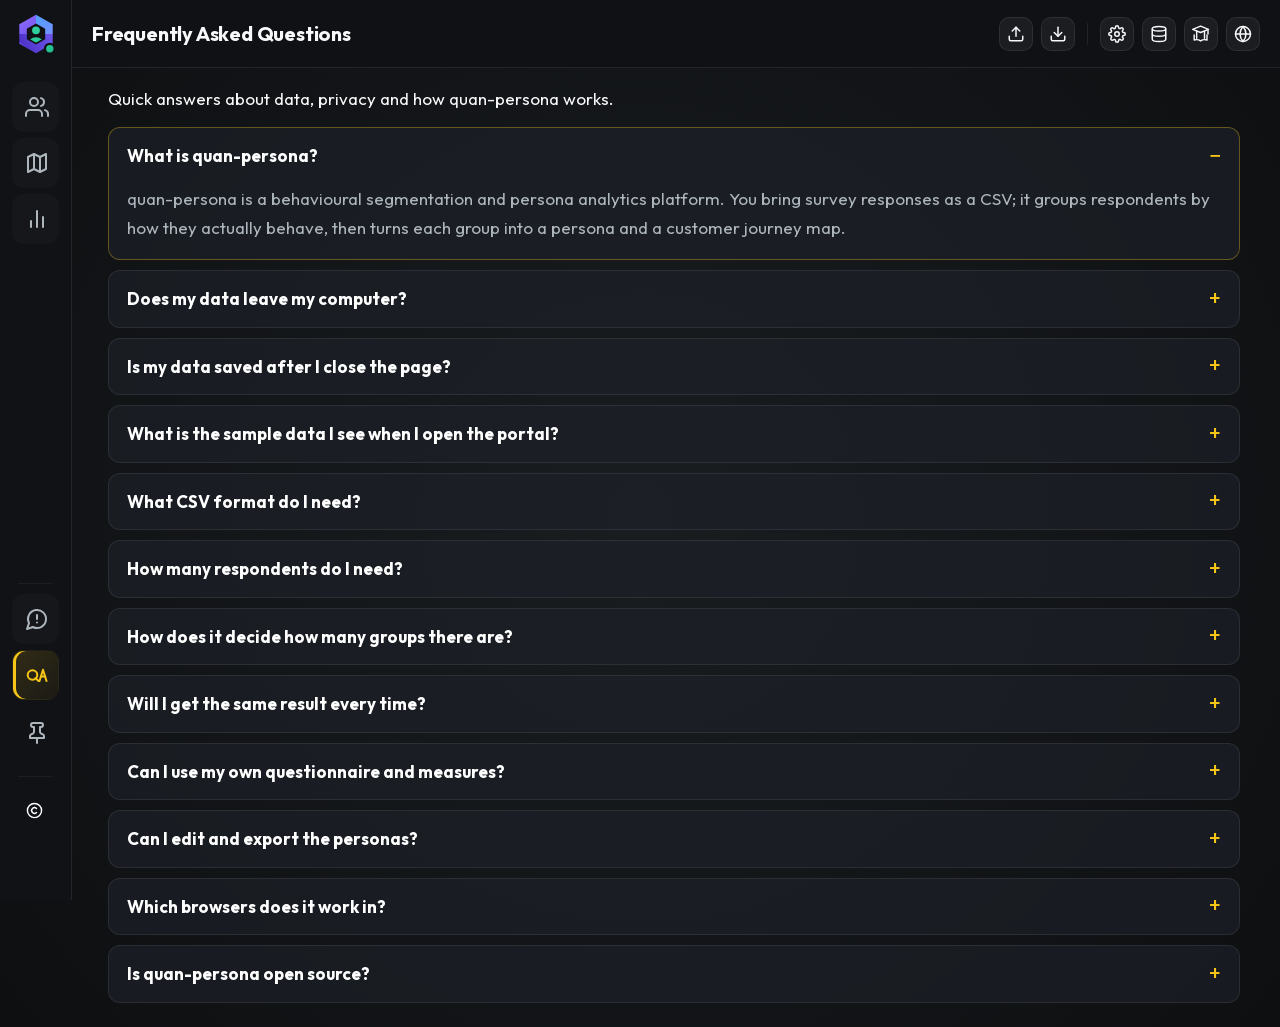
<file: faq.html>
<!DOCTYPE html>
<html lang="en">
<head>
    <meta charset="UTF-8">
    <meta name="viewport" content="width=device-width, initial-scale=1.0">
    <title>Frequently Asked Questions (FAQ) | quan-persona - Behavioural Segmentation &amp; Persona Analytics</title>
    <meta name="description" content="Frequently asked questions about quan-persona: client-side survey data privacy, K-means and DBSCAN clustering, CSV formats, sample data, and questionnaire customization.">
    <link rel="canonical" href="https://quan-persona.netlify.app/faq">

    <!-- Open Graph / Social Sharing -->
    <meta property="og:type" content="website">
    <meta property="og:url" content="https://quan-persona.netlify.app/faq">
    <meta property="og:title" content="Frequently Asked Questions (FAQ) | quan-persona">
    <meta property="og:description" content="Quick answers about survey data privacy, CSV file formats, K-means and DBSCAN clustering, sample data, and questionnaire customization in quan-persona.">
    <meta property="og:image" content="https://quan-persona.netlify.app/quan-persona-og-card.png">
    <meta property="og:image:type" content="image/png">
    <meta property="og:image:width" content="1200">
    <meta property="og:image:height" content="630">
    <meta property="og:site_name" content="quan-persona">
    <meta property="og:locale" content="en_US">
    <meta property="og:locale:alternate" content="zh_TW">

    <!-- Twitter Cards -->
    <meta name="twitter:card" content="summary_large_image">
    <meta name="twitter:url" content="https://quan-persona.netlify.app/faq">
    <meta name="twitter:title" content="Frequently Asked Questions (FAQ) | quan-persona">
    <meta name="twitter:description" content="Quick answers about survey data privacy, CSV file formats, K-means and DBSCAN clustering, sample data, and questionnaire customization in quan-persona.">
    <meta name="twitter:image" content="https://quan-persona.netlify.app/quan-persona-og-card.png">

    <!-- Structured Data (Schema.org FAQPage) for SEO and AEO -->
    <script type="application/ld+json">
    {
      "@context": "https://schema.org",
      "@graph": [
        {
          "@type": "BreadcrumbList",
          "itemListElement": [
            {
              "@type": "ListItem",
              "position": 1,
              "name": "Home",
              "item": "https://quan-persona.netlify.app/"
            },
            {
              "@type": "ListItem",
              "position": 2,
              "name": "FAQ",
              "item": "https://quan-persona.netlify.app/faq"
            }
          ]
        },
        {
          "@type": "FAQPage",
          "@id": "https://quan-persona.netlify.app/faq#faqpage",
          "inLanguage": ["en", "zh-Hant"],
          "mainEntity": [
            {
              "@type": "Question",
              "name": "What is quan-persona?",
              "acceptedAnswer": {
                "@type": "Answer",
                "text": "quan-persona is a behavioural segmentation and persona analytics platform. You bring survey responses as a CSV; it groups respondents by how they actually behave, then turns each group into a persona and a customer journey map."
              }
            },
            {
              "@type": "Question",
              "name": "Does my data leave my computer?",
              "acceptedAnswer": {
                "@type": "Answer",
                "text": "No. Survey data is processed on your device, in your browser, and is not uploaded to a cloud server for analysis. Your browser does load the page itself from wherever it is hosted, but your responses are not sent anywhere."
              }
            },
            {
              "@type": "Question",
              "name": "Is my data saved after I close the page?",
              "acceptedAnswer": {
                "@type": "Answer",
                "text": "Your uploaded dataset is saved in your browser, on this device only, and is not sent to any server. When you come back or refresh the page, the portal loads it again. It stays until you upload another CSV, which replaces it, or you use Restore Default Data in the Data menu, which deletes the saved dataset from your browser for good. Because the data stays in your browser, please do not upload your CSV files on a shared or public computer. If you have to, use Restore Default Data before you leave. Custom schemas, your language choice and a few display settings are also kept in your browser's local storage. Edits to personas are not saved."
              }
            },
            {
              "@type": "Question",
              "name": "What is the sample data I see when I open the portal?",
              "acceptedAnswer": {
                "@type": "Answer",
                "text": "A synthetic insurance-agent dataset that demonstrates how the portal works. Upload your own CSV to replace it, and use Restore Default Data in the Data menu to bring it back."
              }
            },
            {
              "@type": "Question",
              "name": "What CSV format do I need?",
              "acceptedAnswer": {
                "@type": "Answer",
                "text": "One row per respondent and one header row, with multi-select answers separated by a semicolon. Column names don't have to match exactly: the portal matches them to your schema, and you can correct the matching before analysis. Open the CSV Column Guide in the Data menu for the exact columns, and download the CSV template if you want a ready-made header."
              }
            },
            {
              "@type": "Question",
              "name": "How many respondents do I need?",
              "acceptedAnswer": {
                "@type": "Answer",
                "text": "To maintain scientific rigor, quan-persona enforces dual evidence-based thresholds for statistical personas: (1) Nielsen Norman Group guidelines require at least 100 respondents (ideally 500+) so clusters reflect genuine behaviour rather than sampling noise. (2) Statistical literature (Dolnicar 2002; Formann 1984) requires N ≥ 10 × variables (e.g. at least 140 respondents for 14 active behavioural dimensions; Formann recommends 5 × 2^d for discrete spaces). Datasets failing these criteria are paused and consolidated into a single cohort to prevent generating unscientific personas. Researchers conducting pilot tests can explicitly unlock Exploratory Mode, which enables clustering down to technical execution minimums while stamping an unvalidated warning badge across all dashboards. The K-check diagnostic runs automatically for up to 3,000 respondents."
              }
            },
            {
              "@type": "Question",
              "name": "How does it decide how many groups there are?",
              "acceptedAnswer": {
                "@type": "Answer",
                "text": "DBSCAN first sets aside respondents who do not belong to sufficiently dense clusters as potential outliers or noise (the proportion varies depending on dataset characteristics and clustering parameters), then K-means groups the remaining inliers. You choose K from 2 to 10 with the slider. We suggest 3 to 8 groups: we think a two-group split rarely gives enough to design for, and more than 8 clusters would quickly become unwieldy. However, this is based on our experience, and we welcome further examination to determine the best range for the clusters, and the automated K check evaluates silhouette scores and subsample stability (ARI) to provide mathematical evidence for each choice. If a dataset has fewer than 15 respondents, everyone is grouped into a single cohort."
              }
            },
            {
              "@type": "Question",
              "name": "Will I get the same result every time?",
              "acceptedAnswer": {
                "@type": "Answer",
                "text": "Yes. The portal uses a fixed random seed for both DBSCAN and K-means, guaranteeing fully deterministic and reproducible clustering every time you upload the same CSV."
              }
            },
            {
              "@type": "Question",
              "name": "Can I use my own questionnaire and measures?",
              "acceptedAnswer": {
                "@type": "Answer",
                "text": "Yes. In the Schema designer, define your research questions, behavioural dimensions and measurement criteria. Then download the questionnaire using Download Questionnaire Template in the top toolbar and send it to respondents by email or through your survey platform. quan-persona does not send or collect questionnaires itself: you bring the responses back as a CSV."
              }
            },
            {
              "@type": "Question",
              "name": "Can I edit and export the personas?",
              "acceptedAnswer": {
                "@type": "Answer",
                "text": "Yes. You can edit a persona's title, description, photo and quote. Persona export is currently not supported."
              }
            },
            {
              "@type": "Question",
              "name": "Which browsers does it work in?",
              "acceptedAnswer": {
                "@type": "Answer",
                "text": "Any modern browser: Chrome, Edge, Safari and Firefox."
              }
            },
            {
              "@type": "Question",
              "name": "Is quan-persona open source?",
              "acceptedAnswer": {
                "@type": "Answer",
                "text": "Yes. It is released under the MIT License."
              }
            }
          ]
        }
      ]
    }
    </script>

    <link rel="icon" href="favicon.ico" sizes="any">
    <link rel="icon" type="image/png" sizes="32x32" href="favicon-32.png">
    <link rel="icon" type="image/png" sizes="192x192" href="favicon-192.png">
    <link rel="apple-touch-icon" sizes="180x180" href="apple-touch-icon.png">
    <link rel="manifest" href="site.webmanifest">
    <meta name="theme-color" content="#0E1016">
    <link rel="preload" href="outfit.woff2" as="font" type="font/woff2" crossorigin>
    <!-- Early language detection to prevent language flash (FOUC) -->
    <script>
    (function () {
        try {
            var p = new URLSearchParams(window.location.search).get('lang');
            var s = p || localStorage.getItem('portal_lang');
            var z = s ? (s === 'zh') : ((navigator.language || '').toLowerCase().indexOf('zh') === 0);
            document.documentElement.setAttribute('data-lang', z ? 'zh' : 'en');
            document.documentElement.lang = z ? 'zh-Hant' : 'en';
            if (z) {
                document.title = '常見問題 (FAQ) | quan-persona - 行為分群與人物誌分析平台';
            }
        } catch (e) {}
    })();
    </script>
    <link rel="stylesheet" href="portal.css?v=20261113d">
</head>
<body data-page="faq">
    <div class="container">
        <!-- Brand Cell -->
        <div class="brand" id="brand-cell" onclick="toggleRailDrawer(event)">
            <img class="brand-mark" src="[data-uri]" alt="quan-persona" width="48" height="48">
            <span class="brand-name">quan-persona</span>
        </div>
        <div id="rail-backdrop" onclick="closeRailDrawer()"></div>

        <!-- Top Bar -->
        <header class="topbar">
            <div class="topbar-context">
                <h1 class="platform-title" data-i18n="portalTitle">Frequently Asked Questions</h1>
            </div>
            <div class="topbar-actions">
                <input type="file" id="file-input" accept=".csv" aria-label="Upload survey CSV file" style="display: none;" onchange="handleFileSelect(event)">
                <button type="button" class="btn btn-secondary icon-btn" id="upload-csv-btn" onclick="document.getElementById('file-input').click()" aria-label="Upload CSV Document">
                    <svg width="18" height="18" viewBox="0 0 24 24" fill="none" stroke="currentColor" stroke-width="2" stroke-linecap="round" stroke-linejoin="round"><path d="M21 15v4a2 2 0 0 1-2 2H5a2 2 0 0 1-2-2v-4"></path><polyline points="17 8 12 3 7 8"></polyline><line x1="12" y1="3" x2="12" y2="15"></line></svg>
                    <span class="tip" data-i18n="uploadCSV">Upload CSV Document</span>
                </button>
                <button type="button" class="btn btn-secondary icon-btn" id="download-questionnaire-btn" onclick="openQuestionnaireTemplate()" aria-label="Download Questionnaire Template">
                    <svg width="18" height="18" viewBox="0 0 24 24" fill="none" stroke="currentColor" stroke-width="2" stroke-linecap="round" stroke-linejoin="round"><path d="M21 15v4a2 2 0 0 1-2 2H5a2 2 0 0 1-2-2v-4"></path><polyline points="7 10 12 15 17 10"></polyline><line x1="12" y1="15" x2="12" y2="3"></line></svg>
                    <span class="tip" data-i18n="questionnaireTemplate">Download Questionnaire Template</span>
                </button>
                <span class="topbar-sep" aria-hidden="true"></span>
                <button type="button" class="btn btn-secondary icon-btn" id="btn-schema-builder" onclick="openSchemaBuilderModal()" aria-label="Customise Schema">
                    <svg width="18" height="18" viewBox="0 0 24 24" fill="none" stroke="currentColor" stroke-width="2"><circle cx="12" cy="12" r="3"></circle><path d="M19.4 15a1.65 1.65 0 0 0 .33 1.82l.06.06a2 2 0 0 1 0 2.83 2 2 0 0 1-2.83 0l-.06-.06a1.65 1.65 0 0 0-1.82-.33 1.65 1.65 0 0 0-1 1.51V21a2 2 0 0 1-2 2 2 2 0 0 1-2-2v-.09A1.65 1.65 0 0 0 9 19.4a1.65 1.65 0 0 0-1.82.33l-.06.06a2 2 0 0 1-2.83 0 2 2 0 0 1 0-2.83l.06-.06a1.65 1.65 0 0 0 .33-1.82 1.65 1.65 0 0 0-1.51-1H3a2 2 0 0 1-2-2 2 2 0 0 1 2-2h.09A1.65 1.65 0 0 0 4.6 9a1.65 1.65 0 0 0-.33-1.82l-.06-.06a2 2 0 0 1 0-2.83 2 2 0 0 1 2.83 0l.06.06a1.65 1.65 0 0 0 1.82.33H9a1.65 1.65 0 0 0 1-1.51V3a2 2 0 0 1 2-2 2 2 0 0 1 2 2v.09a1.65 1.65 0 0 0 1 1.51 1.65 1.65 0 0 0 1.82-.33l.06-.06a2 2 0 0 1 2.83 0 2 2 0 0 1 0 2.83l-.06.06a1.65 1.65 0 0 0-.33 1.82V9a1.65 1.65 0 0 0 1.51 1H21a2 2 0 0 1 2 2 2 2 0 0 1-2 2h-.09a1.65 1.65 0 0 0-1.51 1z"></path></svg>
                    <span class="tip" data-i18n="customizeSchema">Customise Schema</span>
                </button>
                <div class="menu-wrap" id="data-menu-wrap">
                    <button type="button" class="btn btn-secondary icon-btn" id="data-menu-btn" aria-haspopup="true" aria-expanded="false" aria-label="Data" onclick="toggleDataMenu(event)">
                        <svg width="18" height="18" viewBox="0 0 24 24" fill="none" stroke="currentColor" stroke-width="2"><ellipse cx="12" cy="5" rx="9" ry="3"></ellipse><path d="M21 12c0 1.66-4 3-9 3s-9-1.34-9-3"></path><path d="M3 5v14c0 1.66 4 3 9 3s9-1.34 9-3V5"></path></svg>
                        <span class="tip" data-i18n="dataMenu">Data</span>
                    </button>
                    <div class="menu-pop" id="data-menu" role="menu">
                        <button type="button" class="menu-item" id="csv-guide-btn" role="menuitem" onclick="closeDataMenu(); openCsvGuide();">
                            <svg width="16" height="16" viewBox="0 0 24 24" fill="none" stroke="currentColor" stroke-width="2.2"><rect x="3" y="3" width="18" height="18" rx="2"></rect><line x1="3" y1="9" x2="21" y2="9"></line><line x1="3" y1="15" x2="21" y2="15"></line><line x1="9" y1="3" x2="9" y2="21"></line></svg>
                            <span data-i18n="csvGuide">CSV Column Guide</span>
                        </button>
                        <div class="menu-divider"></div>
                        <button type="button" class="menu-item menu-item-warn" id="restore-default-data-btn" role="menuitem" onclick="closeDataMenu(); restoreOriginalDataset();" title="Restore Questionnaire_Synthetic_Responses.csv master dataset">
                            <svg width="16" height="16" viewBox="0 0 24 24" fill="none" stroke="currentColor" stroke-width="2.2"><polyline points="1 4 1 10 7 10"></polyline><path d="M3.51 15a9 9 0 1 0 2.13-9.36L1 10"></path></svg>
                            <span data-i18n="restoreDefaultData">Restore Default Data</span>
                        </button>
                    </div>
                </div>
                <button type="button" id="tour-btn" class="btn btn-secondary icon-btn" onclick="openStartHere()" aria-label="Guided tour">
                    <svg width="20" height="20" viewBox="0 0 24 24" fill="none" stroke="currentColor" stroke-width="1.7" stroke-linecap="round" stroke-linejoin="round">
                        <polygon points="11.5 2.6 21 6.4 11.5 10.2 2 6.4"></polygon>
                        <line x1="20.4" y1="7.1" x2="20.4" y2="10.4"></line>
                        <circle cx="20.4" cy="11.6" r="1" fill="currentColor" stroke="none"></circle>
                        <path d="M6.8 9v8.1M16.2 9v8.1"></path>
                        <path d="M3.8 13v6.2c2.9-.8 5.5-.4 7.7 1.1 2.2-1.5 4.8-1.9 7.7-1.1V13"></path>
                    </svg>
                    <span class="tip" data-i18n="tourBtn">Tutorial</span>
                </button>
                <div class="menu-wrap" id="lang-menu-wrap">
                    <button type="button" id="lang-toggle-btn" class="btn btn-secondary icon-btn" aria-haspopup="true" aria-expanded="false" aria-label="Language" onclick="toggleLangMenu(event)">
                        <svg width="18" height="18" viewBox="0 0 24 24" fill="none" stroke="currentColor" stroke-width="2" stroke-linecap="round" stroke-linejoin="round"><circle cx="12" cy="12" r="10"></circle><line x1="2" y1="12" x2="22" y2="12"></line><path d="M12 2a15.3 15.3 0 0 1 4 10 15.3 15.3 0 0 1-4 10 15.3 15.3 0 0 1-4-10 15.3 15.3 0 0 1 4-10z"></path></svg>
                        <span class="tip" data-i18n="langMenu">Language</span>
                    </button>
                    <div class="menu-pop" id="lang-menu" role="menu" style="min-width: 180px;">
                        <button type="button" class="menu-item" role="menuitemradio" data-lang="en" onclick="chooseLang('en')"><span>English</span><span class="menu-check">✓</span></button>
                        <button type="button" class="menu-item" role="menuitemradio" data-lang="zh" onclick="chooseLang('zh')"><span>繁體中文</span><span class="menu-check">✓</span></button>
                    </div>
                </div>
            </div>
        </header>

        <!-- Navigation Rail -->
        <nav class="main-navigator" id="main-nav" aria-label="Main">
            <a href="index.html#personas" class="nav-tab-btn" id="btn-sec-personas">
                <svg viewBox="0 0 24 24"><path d="M17 21v-2a4 4 0 0 0-4-4H5a4 4 0 0 0-4 4v2"></path><circle cx="9" cy="7" r="4"></circle><path d="M23 21v-2a4 4 0 0 0-3-3.87"></path><path d="M16 3.13a4 4 0 0 1 0 7.75"></path></svg>
                <span class="nav-label" data-i18n="navPersonas">Persona Dashboard</span>
            </a>
            <a href="index.html#journeys" class="nav-tab-btn" id="btn-sec-journeys">
                <svg viewBox="0 0 24 24"><polygon points="3 6 9 3 15 6 21 3 21 18 15 21 9 18 3 21"></polygon><line x1="9" y1="3" x2="9" y2="18"></line><line x1="15" y1="6" x2="15" y2="21"></line></svg>
                <span class="nav-label" data-i18n="navJourneys">Journey Map</span>
            </a>
            <a href="index.html#analytics" class="nav-tab-btn" id="btn-sec-analytics">
                <svg viewBox="0 0 24 24"><line x1="18" y1="20" x2="18" y2="10"></line><line x1="12" y1="20" x2="12" y2="4"></line><line x1="6" y1="20" x2="6" y2="14"></line></svg>
                <span class="nav-label" data-i18n="navAnalytics">Analytics &amp; DB</span>
            </a>
            <div class="rail-footer-group">
                <div class="rail-divider rail-divider-top"></div>
                <a href="about.html" class="nav-tab-btn" id="btn-sec-about">
                    <svg viewBox="0 0 24 24"><path d="M7.9 20A9 9 0 1 0 4 16.1L2 22z"></path><line x1="12" y1="8" x2="12" y2="12"></line><line x1="12" y1="15.5" x2="12.01" y2="15.5"></line></svg>
                    <span class="nav-label" data-i18n="navAbout">About Us</span>
                </a>
                <a href="faq.html" class="nav-tab-btn active" id="btn-sec-faq">
                    <svg viewBox="0 0 24 24"><circle cx="7.5" cy="12" r="4.8"></circle><path d="M10.5 15L13.5 18"></path><path d="M14.5 18L18 6.8L21.5 18"></path><path d="M15.8 13.5h4.4"></path></svg>
                    <span class="nav-label" data-i18n="navFaq">FAQ</span>
                </a>
                <button type="button" class="rail-pin" id="rail-pin" aria-pressed="false" onclick="toggleRailPin()">
                    <svg viewBox="0 0 24 24"><line x1="12" y1="17" x2="12" y2="22"></line><path d="M5 17h14v-1.76a2 2 0 0 0-1.11-1.79l-1.78-.9A2 2 0 0 1 15 10.76V6h1a2 2 0 0 0 0-4H8a2 2 0 0 0 0 4h1v4.76a2 2 0 0 1-1.11 1.79l-1.78.9A2 2 0 0 0 5 15.24Z"></path></svg>
                    <span class="nav-label" data-i18n="railPin">Keep open</span>
                </button>
                <div class="rail-divider"></div>
                <div class="rail-copyright-wrap" id="rail-copyright" tabindex="0" role="contentinfo" aria-label="Copyright">
                    <div class="rail-copyright-icon" aria-hidden="true">
                        <svg viewBox="0 0 24 24"><circle cx="12" cy="12" r="10"></circle><path d="M14.83 14.83a4 4 0 1 1 0-5.66"></path></svg>
                    </div>
                    <div class="rail-copyright-info">
                        <span class="rail-copyright-line" data-i18n="copyrightLine1">2026 quan-persona.</span>
                        <span class="rail-copyright-line" data-i18n="copyrightLine2">All rights reserved.</span>
                        <span class="rail-copyright-line" data-i18n="copyrightLine3">Client-Side Privacy</span>
                        <span class="rail-copyright-line" data-i18n="copyrightLine4">Assured</span>
                    </div>
                </div>
            </div>
        </nav>

        <!-- Main Content -->
        <main id="main-content" style="display: contents;">
            <div class="section-view active" id="view-faq">
                <div class="about-wrap">
                    <div class="about-en">
                        <div class="about-hero"><p class="about-lede">Quick answers about data, privacy and how quan-persona works.</p></div>
                        <div class="faq-list">
                            <details class="faq-item" open><summary>What is quan-persona?</summary><div class="faq-a">quan-persona is a behavioural segmentation and persona analytics platform. You bring survey responses as a CSV; it groups respondents by how they actually behave, then turns each group into a persona and a customer journey map.</div></details>
                            <details class="faq-item"><summary>Does my data leave my computer?</summary><div class="faq-a">No. Survey data is processed on your device, in your browser, and is not uploaded to a cloud server for analysis. Your browser does load the page itself from wherever it is hosted, but your responses are not sent anywhere.</div></details>
                            <details class="faq-item"><summary>Is my data saved after I close the page?</summary><div class="faq-a">Your uploaded dataset is saved in your browser, on this device only, and is not sent to any server. When you come back or refresh the page, the portal loads it again. It stays until you upload another CSV, which replaces it, or you use Restore Default Data in the Data menu, which deletes the saved dataset from your browser for good. Because the data stays in your browser, please do not upload your CSV files on a shared or public computer. If you have to, use Restore Default Data before you leave. Custom schemas, your language choice and a few display settings are also kept in your browser's local storage. Edits to personas are not saved.</div></details>
                            <details class="faq-item"><summary>What is the sample data I see when I open the portal?</summary><div class="faq-a">A synthetic insurance-agent dataset that demonstrates how the portal works. Upload your own CSV to replace it, and use Restore Default Data in the Data menu to bring it back.</div></details>
                            <details class="faq-item"><summary>What CSV format do I need?</summary><div class="faq-a">One row per respondent and one header row, with multi-select answers separated by a semicolon. Column names don't have to match exactly: the portal matches them to your schema, and you can correct the matching before analysis. Open the <a href="#" onclick="openCsvGuide(); return false;" class="faq-link">CSV Column Guide</a> in the Data menu for the exact columns, and <a href="#" onclick="downloadCsvTemplate(); return false;" class="faq-link">download the CSV template</a> if you want a ready-made header.</div></details>
                            <details class="faq-item"><summary>How many respondents do I need?</summary><div class="faq-a">To maintain scientific rigor, quan-persona enforces dual evidence-based thresholds for statistical personas: (1) <a href="https://www.nngroup.com/articles/persona-types/" target="_blank" rel="noopener noreferrer" class="faq-link">Nielsen Norman Group guidelines</a> require at least 100 respondents (ideally 500+) so clusters reflect genuine user behaviour rather than random sampling noise. (2) Statistical cluster analysis literature (Dolnicar 2002; Formann 1984) requires <em>N</em> &ge; 10 &times; variables (e.g. at least 140 respondents for 14 active dimensions; Formann recommends 5 &times; 2<sup>d</sup> for discrete features). Datasets failing these criteria are paused by an Evidence-Based Gate and consolidated into a single cohort to prevent generating unscientific personas. Researchers conducting pilot testing or UI prototypes can explicitly unlock &ldquo;Exploratory Mode&rdquo;, which enables clustering down to technical execution minimums while stamping an unvalidated advisory badge across all visualisations. The K-check diagnostic runs automatically for up to 3,000 respondents.</div></details>
                            <details class="faq-item"><summary>How does it decide how many groups there are?</summary><div class="faq-a">DBSCAN first sets aside respondents who do not belong to sufficiently dense clusters as potential outliers or noise (the proportion varies depending on dataset characteristics and clustering parameters), then K-means groups the remaining inliers. You choose K from 2 to 10 with the slider. We suggest 3 to 8 groups: we think a two-group split rarely gives enough to design for, and more than 8 clusters would quickly become unwieldy. However, this is based on our experience, and we welcome further examination to determine the best range for the clusters, and the automated K check evaluates silhouette scores and subsample stability (Adjusted Rand Index) to provide mathematical evidence for each choice. If a dataset has fewer than 15 respondents, everyone is grouped into a single cohort.</div></details>
                            <details class="faq-item"><summary>Will I get the same result every time?</summary><div class="faq-a">Yes. The portal uses a fixed random seed for both DBSCAN and K-means, guaranteeing fully deterministic and reproducible clustering every time you upload the same CSV.</div></details>
                            <details class="faq-item"><summary>Can I use my own questionnaire and measures?</summary><div class="faq-a">Yes. In the <a href="#" onclick="openSchemaBuilderModal(); return false;" class="faq-link">Schema designer</a>, define your research questions, behavioural dimensions and measurement criteria. Then download the questionnaire using <a href="#" onclick="openQuestionnaireTemplate(); return false;" class="faq-link">Download Questionnaire Template</a> in the top toolbar and send it to respondents by email or through your survey platform. quan-persona does not send or collect questionnaires itself: you bring the responses back as a CSV.</div></details>
                            <details class="faq-item"><summary>Can I edit and export the personas?</summary><div class="faq-a">Yes. You can edit a persona's title, description, photo and quote. Persona export is currently not supported.</div></details>
                            <details class="faq-item"><summary>Which browsers does it work in?</summary><div class="faq-a">Any modern browser: Chrome, Edge, Safari and Firefox.</div></details>
                            <details class="faq-item"><summary>Is quan-persona open source?</summary><div class="faq-a">Yes. It is released under the MIT License.</div></details>
                        </div>
                    </div>
                    <div class="about-zh" lang="zh-Hant">
                        <div class="about-hero"><p class="about-lede">關於資料、隱私，以及 quan-persona 如何運作的快速解答。</p></div>
                        <div class="faq-list">
                            <details class="faq-item" open><summary>什麼是 quan-persona？</summary><div class="faq-a">quan-persona 是一個行為分群與人物誌分析平台。你提供 CSV 格式的問卷資料，它會依受訪者實際的行為模式分群，再為每一群產出人物誌與顧客旅程地圖。</div></details>
                            <details class="faq-item"><summary>我的資料會離開我的電腦嗎？</summary><div class="faq-a">不會。問卷資料在你的裝置上、於瀏覽器內處理，不會上傳到雲端伺服器進行分析。瀏覽器仍會從網站所在位置載入頁面本身，但你的填答資料不會被傳送到任何地方。</div></details>
                            <details class="faq-item"><summary>關閉頁面後，我的資料會被保存嗎？</summary><div class="faq-a">您上傳的資料集會儲存在這台裝置的瀏覽器中，不會傳送到任何伺服器。下次回來或重新整理頁面時，平台會自動載入。資料會一直保留，直到您上傳另一份 CSV 加以取代，或使用「資料」選單中的「恢復預設數據」；使用後，已儲存的資料集會從瀏覽器中永久刪除。由於資料會保留在瀏覽器中，請勿在共用或公用電腦上上傳您的 CSV 檔案；若不得不使用，離開前請先執行「恢復預設數據」。自訂的衡量架構、語言選擇與部分顯示設定，也會儲存在瀏覽器的本機儲存空間。人物誌的編輯內容不會保存。</div></details>
                            <details class="faq-item"><summary>一開啟平台就看到的資料是什麼？</summary><div class="faq-a">那是一組模擬的保險業務員資料，用來示範平台怎麼運作。上傳你自己的 CSV 就會取代它，也可以在「資料」選單中使用「恢復預設資料」把它找回來。</div></details>
                            <details class="faq-item"><summary>CSV 需要符合什麼格式？</summary><div class="faq-a">每位受訪者一列，另有一列標題列，複選題的答案以分號隔開。欄位名稱不必完全一致：平台會自動比對你的衡量架構，分析前也可以自行調整對應。確切的欄位請開啟「資料」選單中的<a href="#" onclick="openCsvGuide(); return false;" class="faq-link">「CSV 欄位說明」</a>，若想要現成的標題列，也可以<a href="#" onclick="downloadCsvTemplate(); return false;" class="faq-link">下載 CSV 範本</a>。</div></details>
                            <details class="faq-item"><summary>需要多少位受訪者？</summary><div class="faq-a">為維持嚴謹的科學與實證標準，quan-persona 對統計型人物誌採行雙重實證門檻防護：(1) 依據 <a href="https://www.nngroup.com/articles/persona-types/" target="_blank" rel="noopener noreferrer" class="faq-link">Nielsen Norman Group 人物誌指引</a>，統計型人物誌建議至少需 100 位受訪者（理想為 500 位以上），以確保分群反映真實的使用者行為模式，而非隨機抽樣雜訊。(2) 依據統計分群學術文獻（Dolnicar 2002；Formann 1984），樣本數需滿足 <em>N</em> &ge; 10 &times; 衡量變數（例如 14 個維度至少需 140 位受訪者；Formann 針對離散特徵建議為 5 &times; 2<sup>d</sup>）。未達實證門檻的資料集，系統預設會啟動實證方法學防護，將全員歸入單一人群，避免產出失真的人物誌。若研究者僅需進行問卷雛形測試或功能驗證，可手動解鎖「探索模式」進行分群，但系統會在所有視覺化圖表上標註未經驗證之警示。K 值診斷檢查在 3,000 位以內會自動執行。</div></details>
                            <details class="faq-item"><summary>平台怎麼決定要分成幾群？</summary><div class="faq-a">先以 DBSCAN 依資料密度與分佈識別並排除離群值與雜訊點（比例依數據特徵與分群參數而異），再以 K-means 將其餘受訪者分群。你可以用滑桿在 2 到 10 之間選擇 K 值。我們建議分成 3 到 8 群：依我們的經驗，只分兩群往往不足以支撐設計決策，超過 8 群則容易變得難以運用。不過這是我們的實務判斷，歡迎各界進一步檢驗，找出最合適的分群範圍，K 值檢查則會以輪廓係數與重複抽樣穩定度（ARI）提供數學證據，協助你做決定。若資料少於 15 筆，演算法會退回單一人群。</div></details>
                            <details class="faq-item"><summary>每次分析的結果都一樣嗎？</summary><div class="faq-a">一樣。平台在 DBSCAN 與 K-means 演算法中皆採用固定的隨機種子，確保同一份 CSV 每次分析都會得到完全一致且可重現的分群結果。</div></details>
                            <details class="faq-item"><summary>可以用我自己的問卷與衡量指標嗎？</summary><div class="faq-a">可以。在 <a href="#" onclick="openSchemaBuilderModal(); return false;" class="faq-link">Schema 設計工具</a>中，定義你的研究問題、行為構面與衡量標準。接著點擊頂端工具列的<a href="#" onclick="openQuestionnaireTemplate(); return false;" class="faq-link">「下載問卷範本」</a>圖示下載問卷，再透過電子郵件或問卷平台發送給受訪者。quan-persona 本身不負責發送或回收問卷，你需要把回收的答案整理成 CSV 帶回來。</div></details>
                            <details class="faq-item"><summary>可以編輯並匯出人物誌嗎？</summary><div class="faq-a">可以。你可以編輯人物誌的標題、描述、照片與代表性語錄。目前平台暫時不支援匯出人物誌功能。</div></details>
                            <details class="faq-item"><summary>支援哪些瀏覽器？</summary><div class="faq-a">任何新版瀏覽器都可以：Chrome、Edge、Safari 與 Firefox。</div></details>
                            <details class="faq-item"><summary>quan-persona 是開源的嗎？</summary><div class="faq-a">是的，採用 MIT 授權。</div></details>
                        </div>
                    </div>
                </div>
            </div>
        </main>
    </div>

    <script src="journey_schemas_modular.js"></script>
    <script src="portal-questionnaire-generator.js"></script>
    <script src="portal-static.js?v=20261112a"></script>
</body>
</html>
</file>
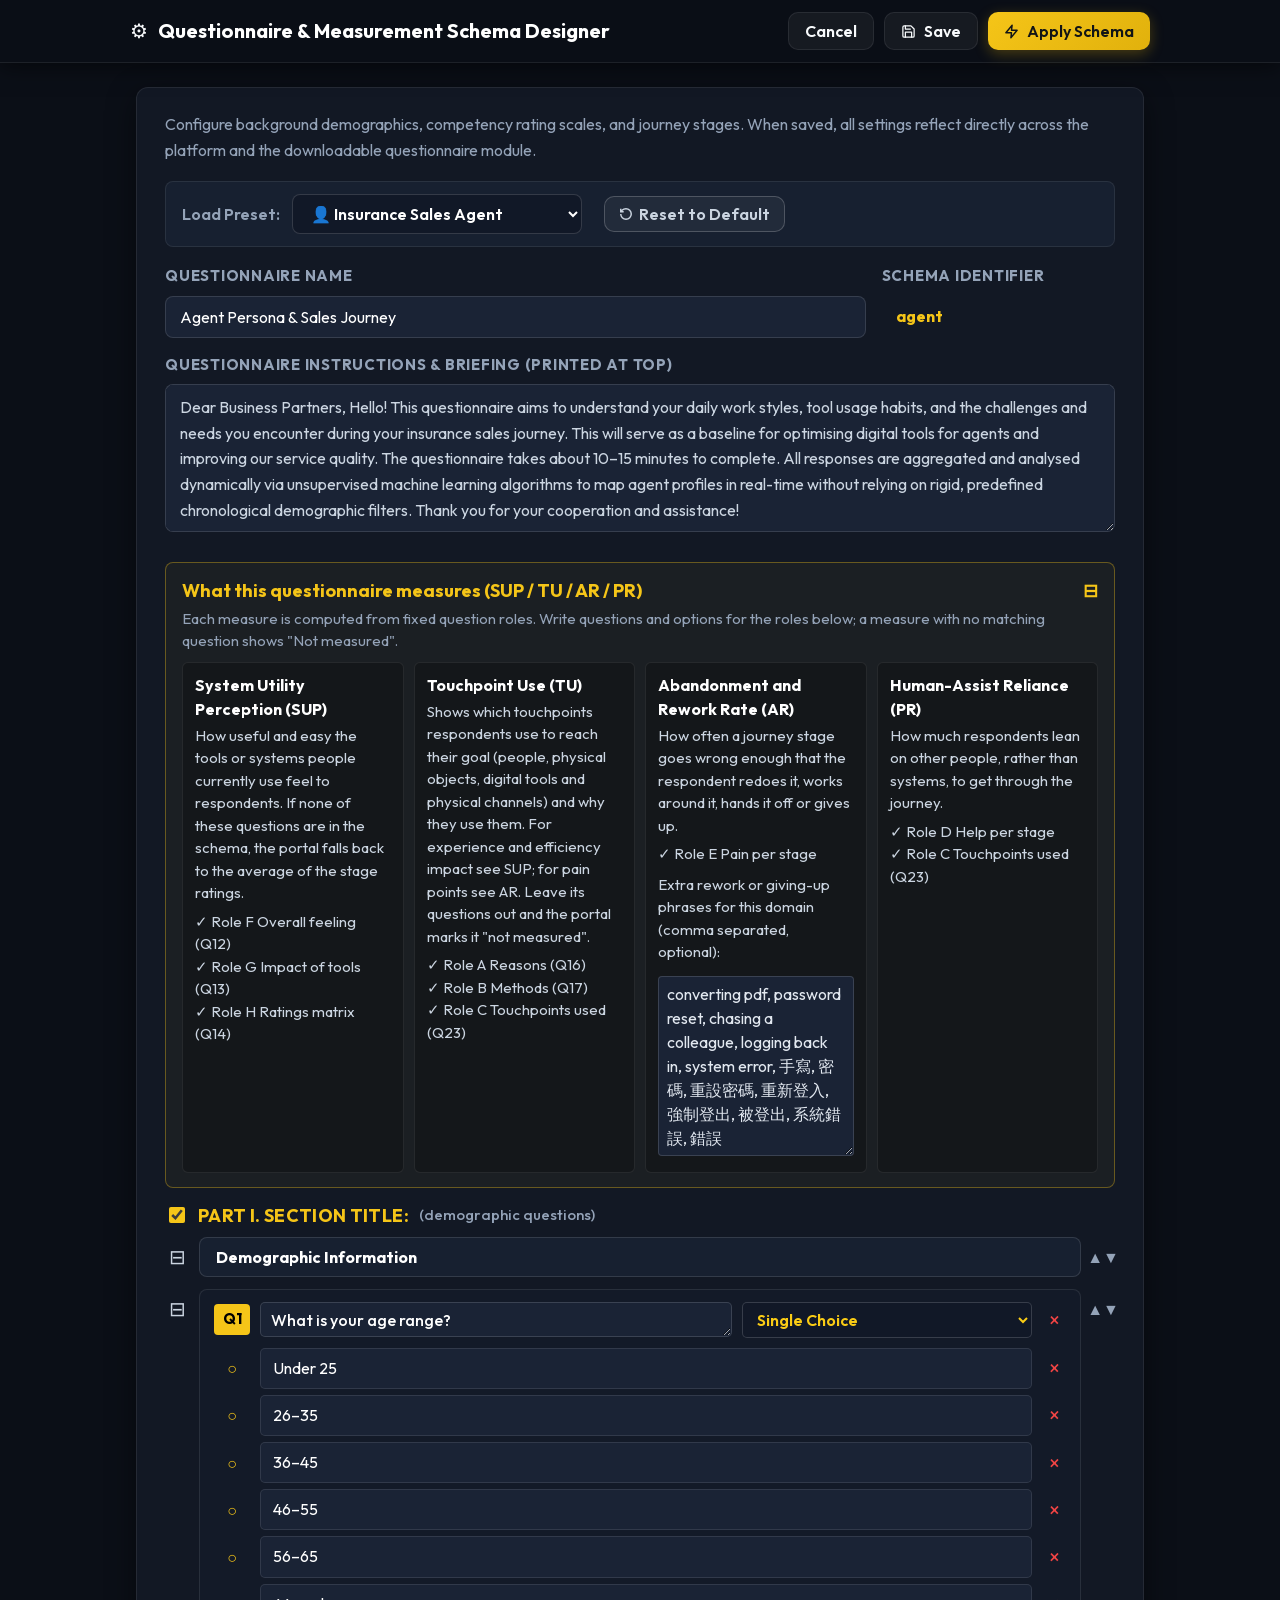
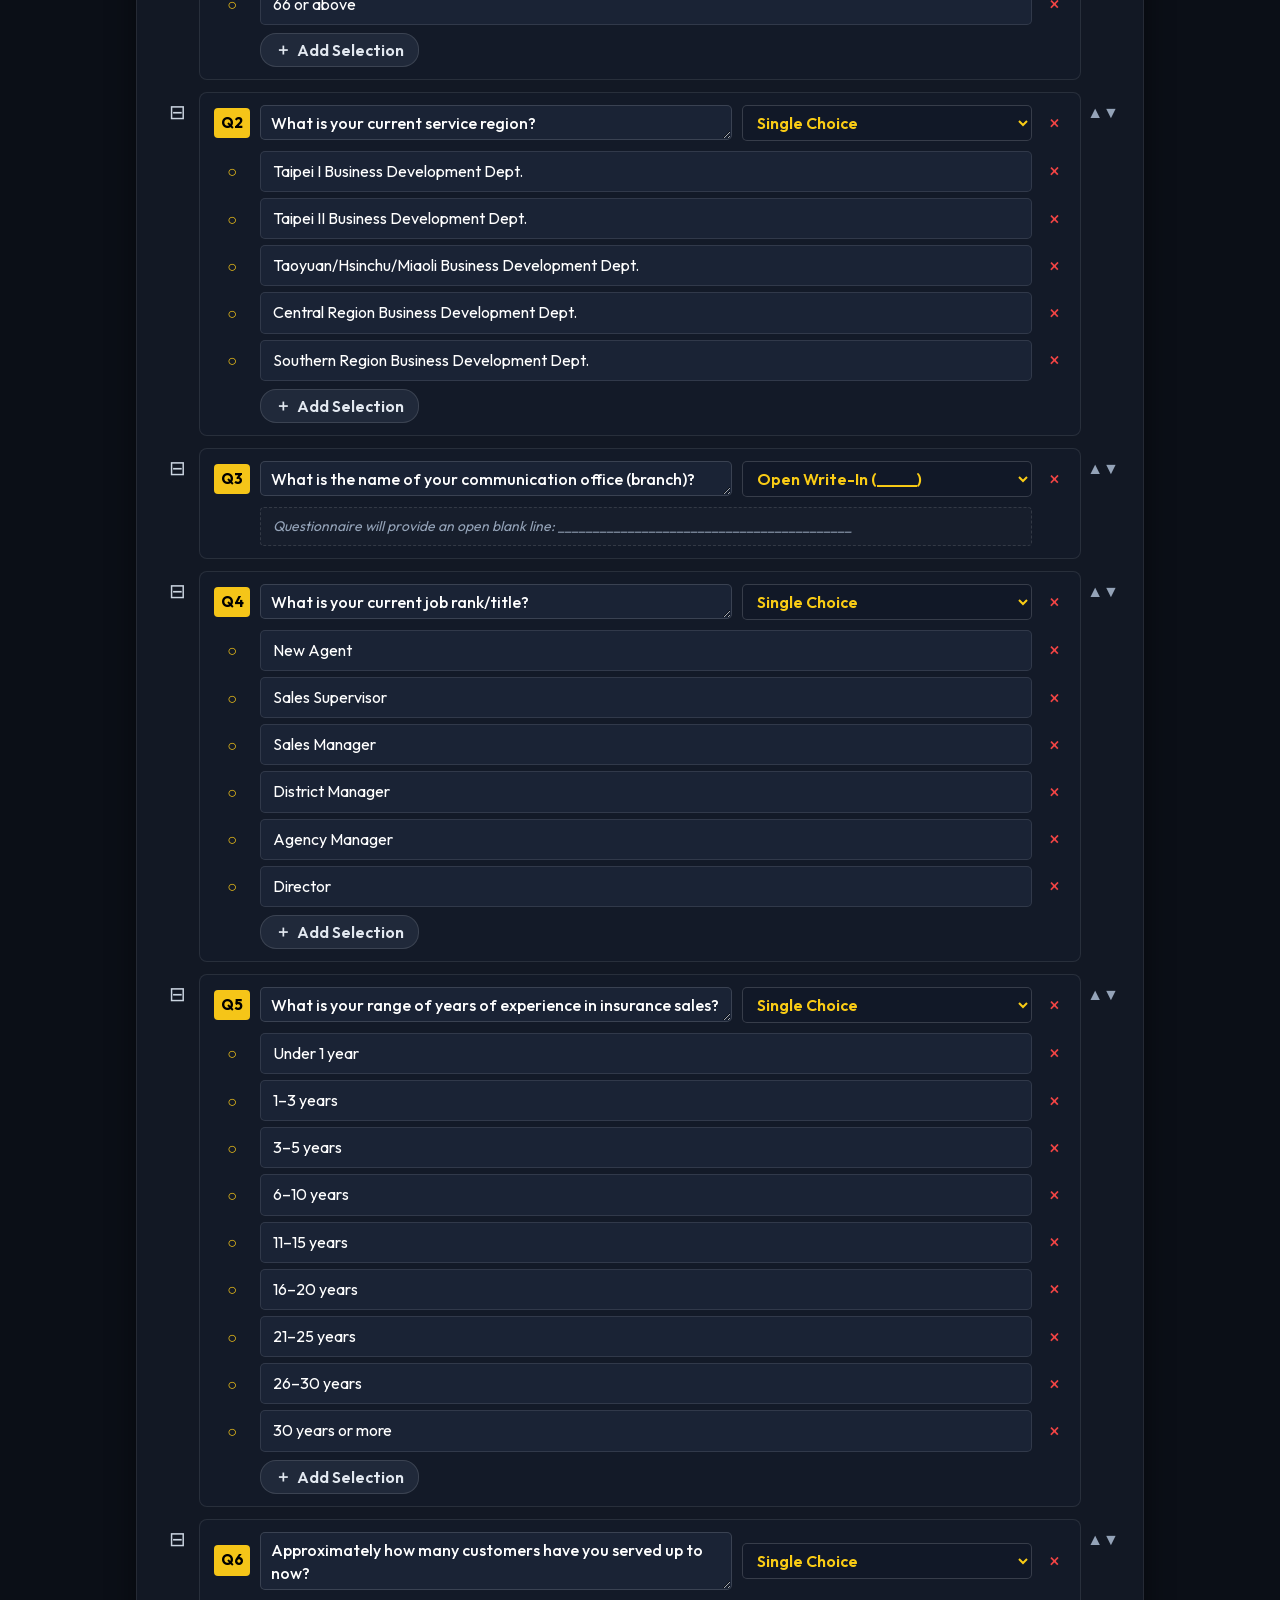
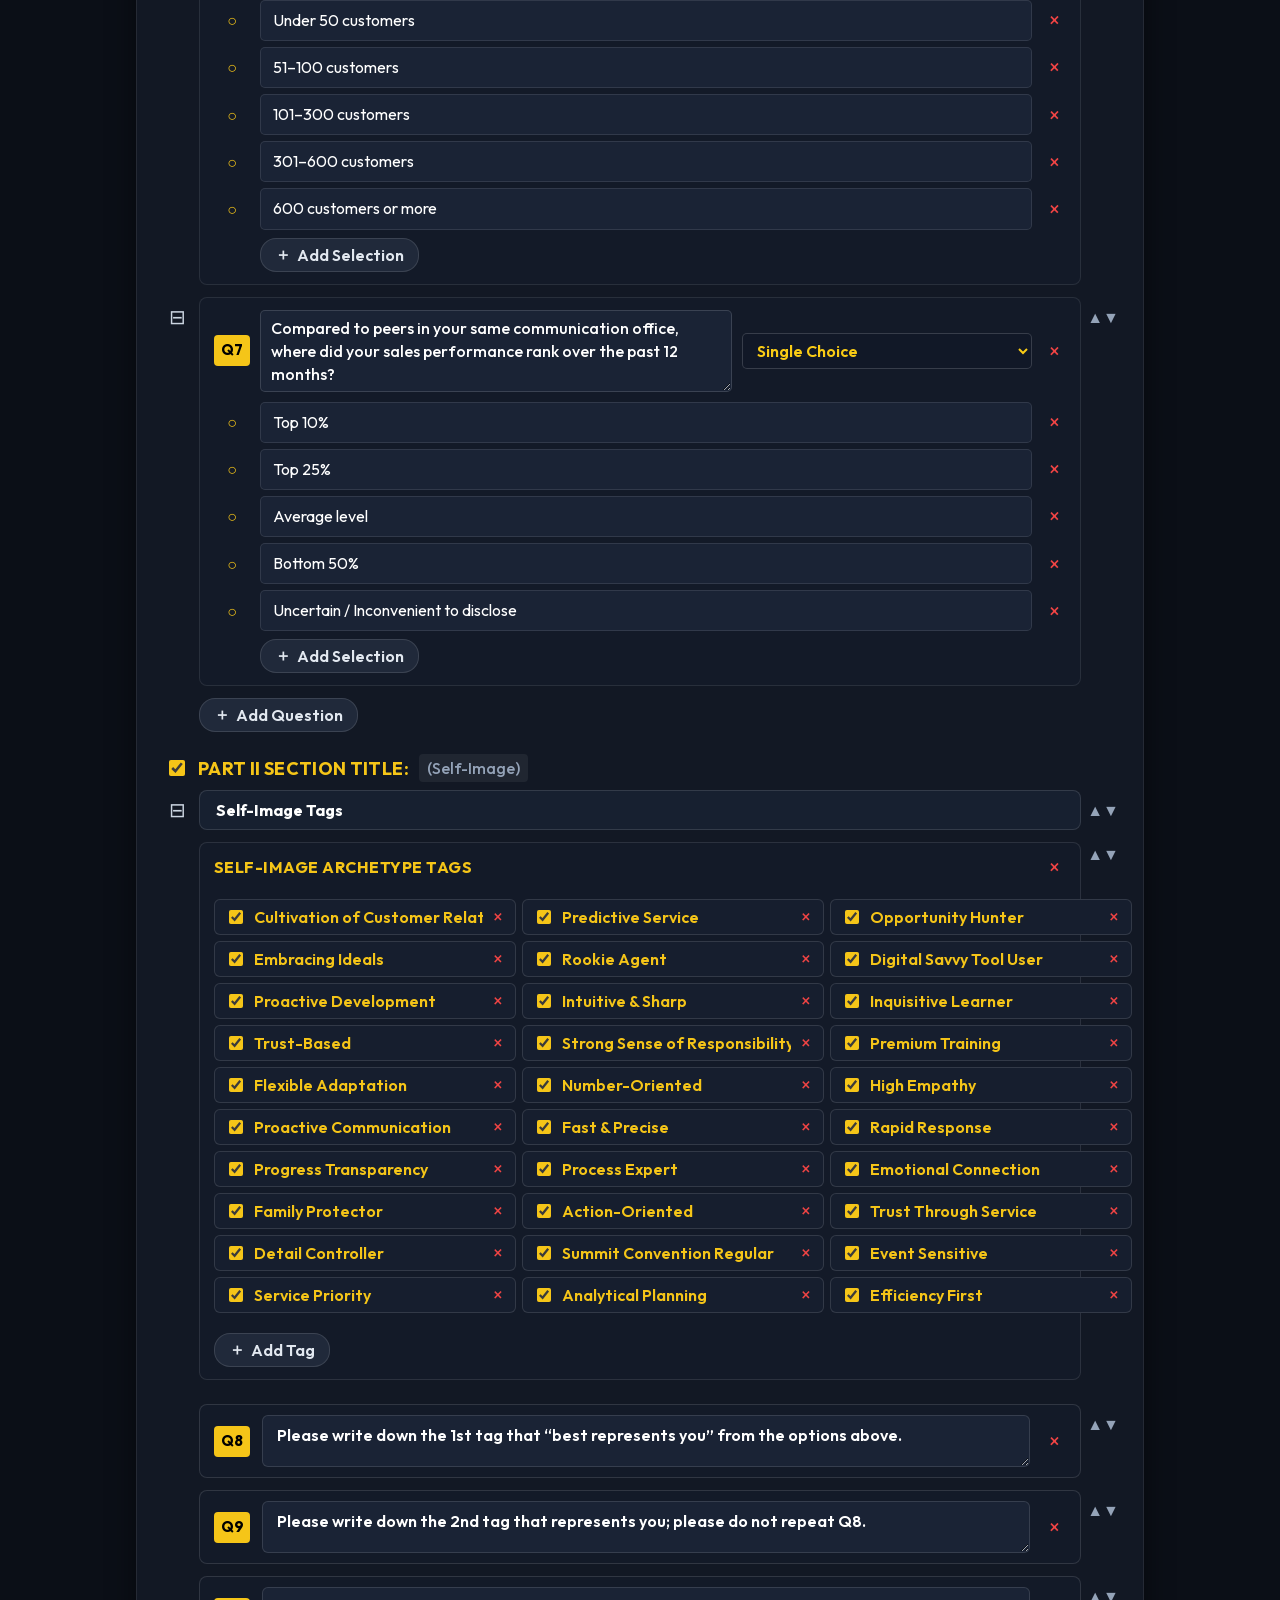
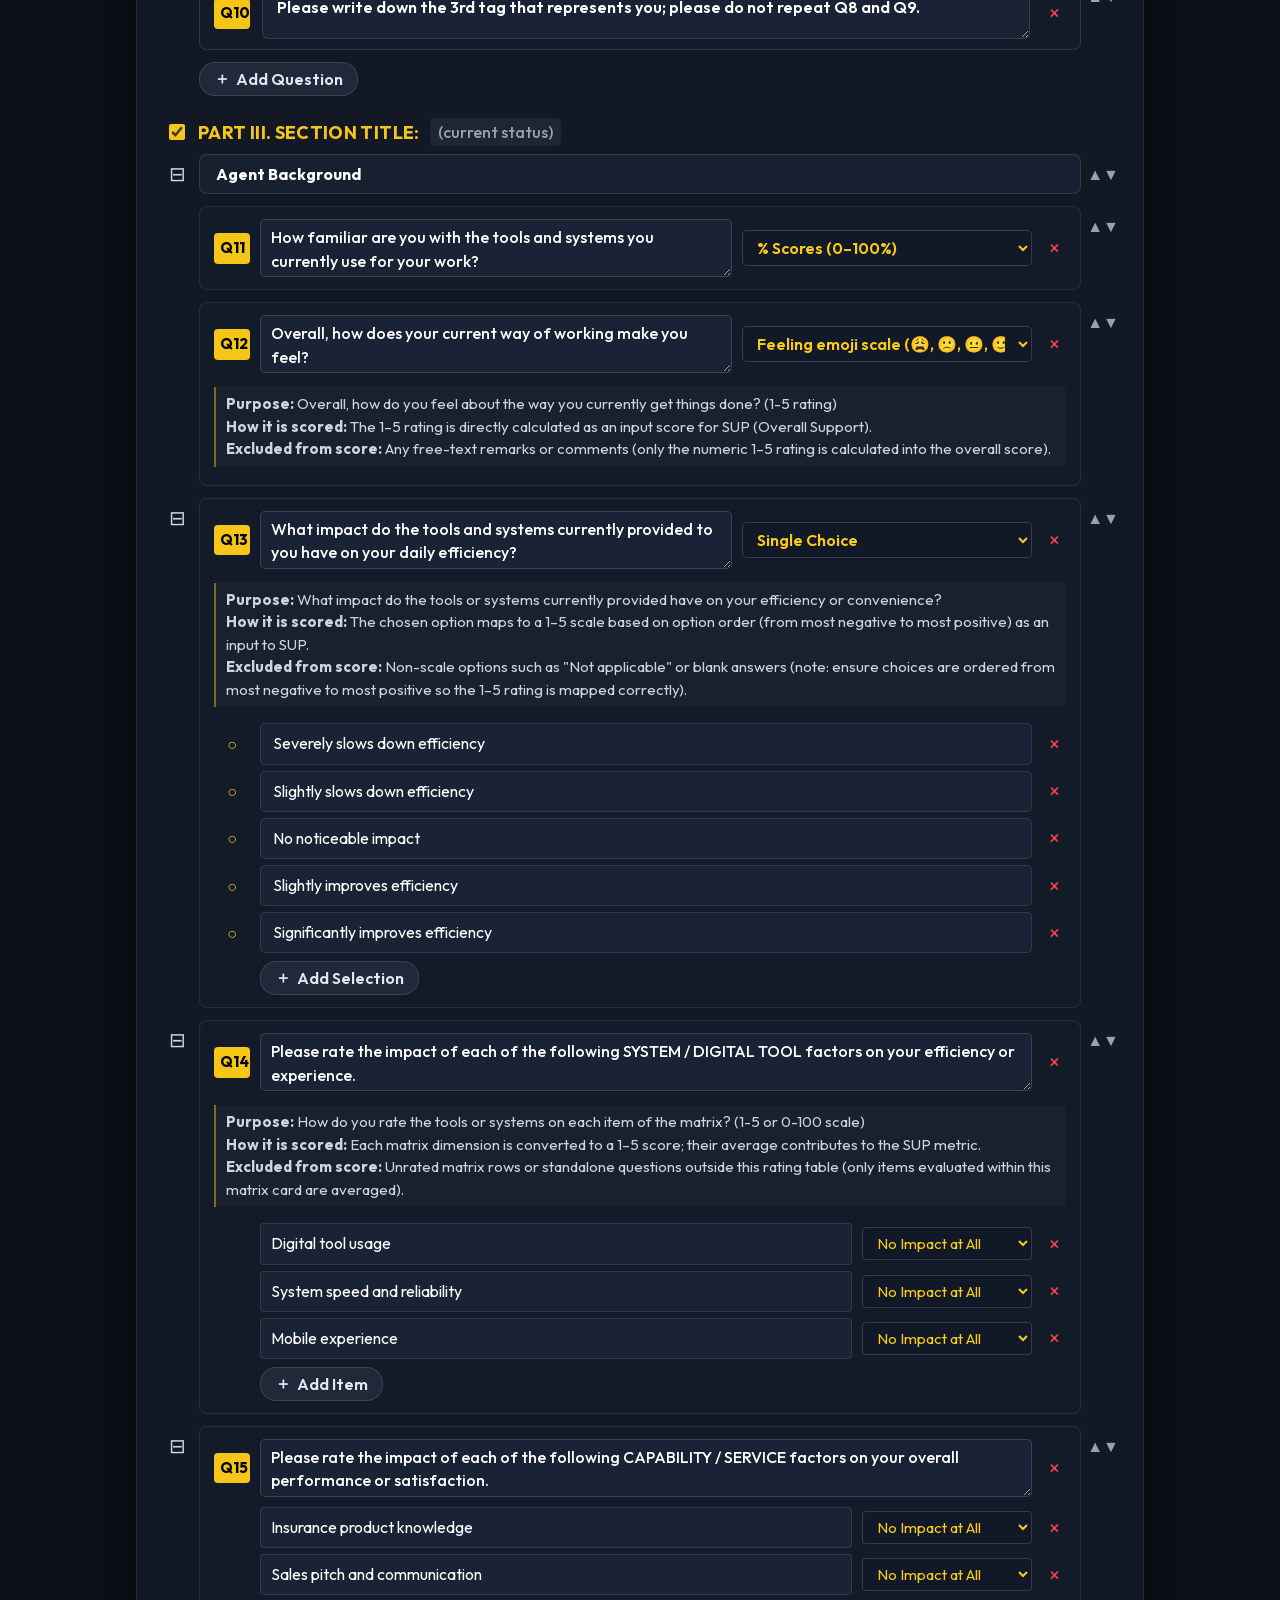
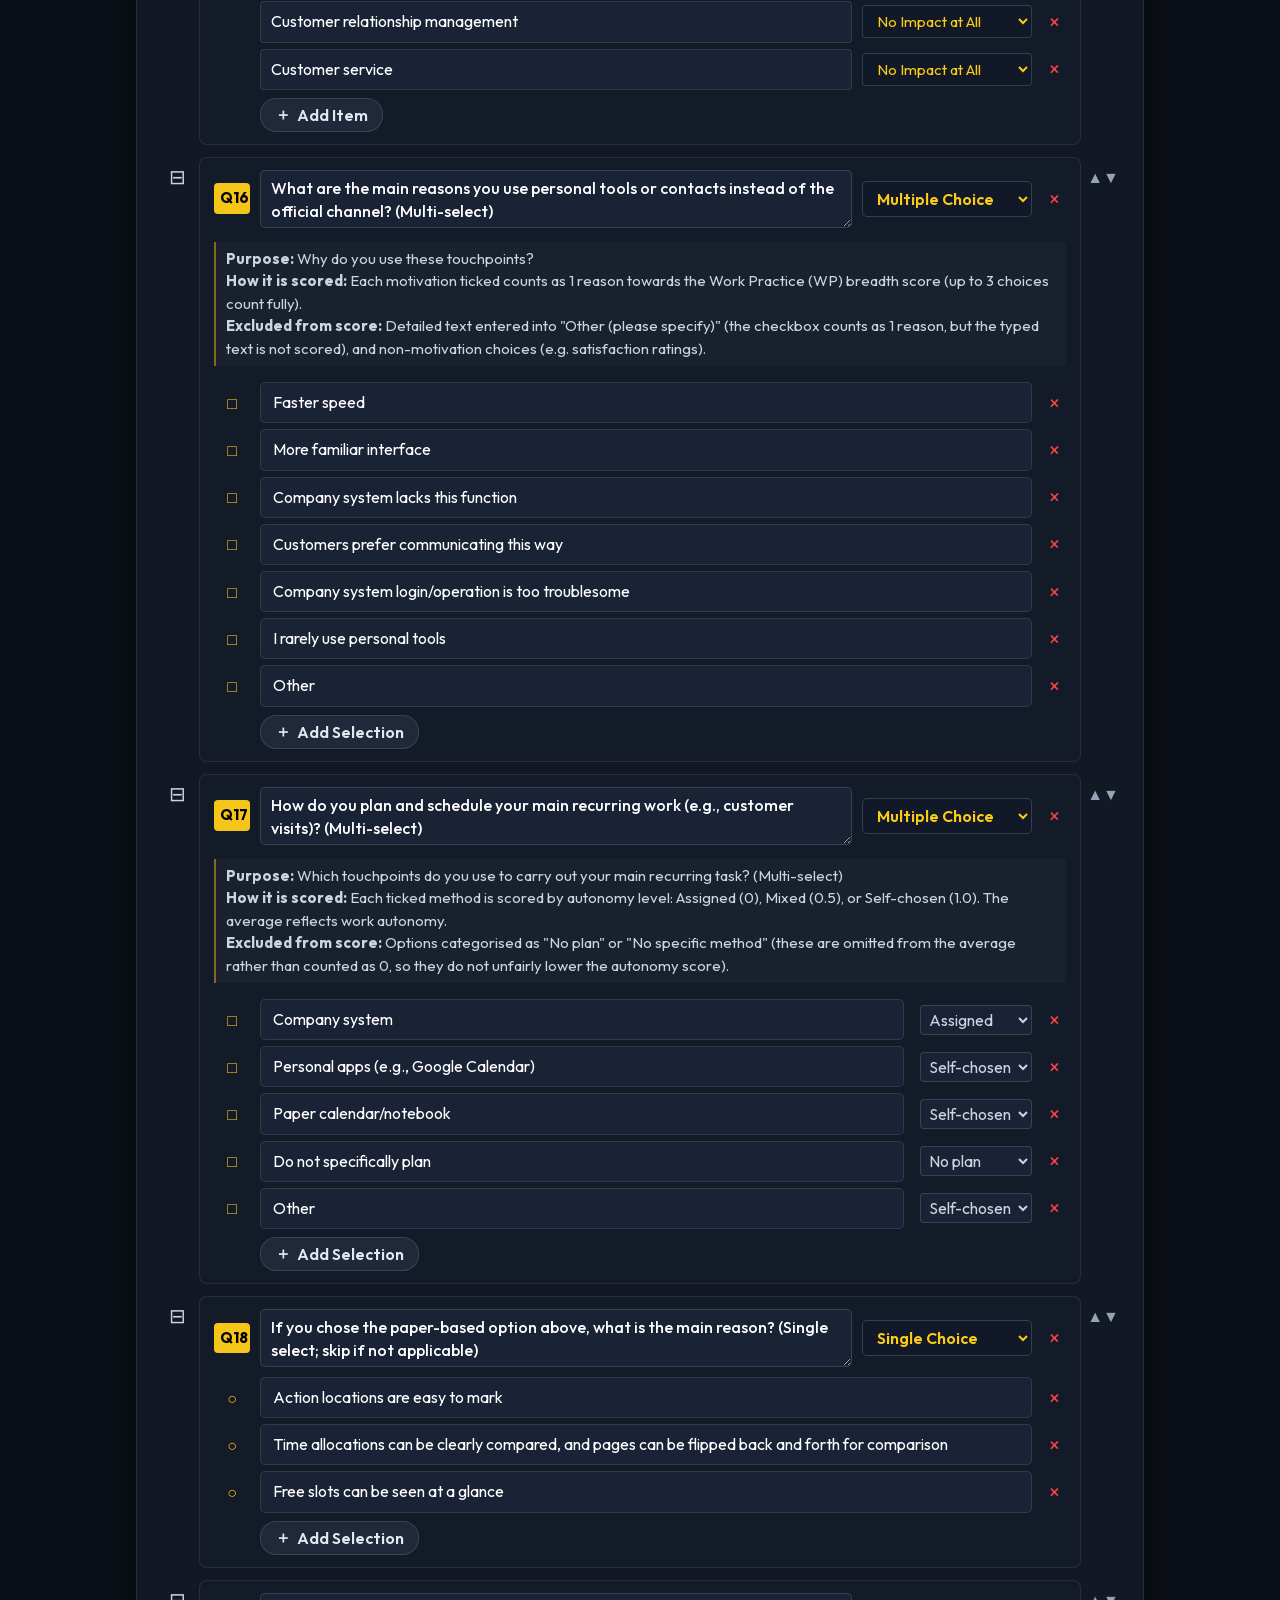
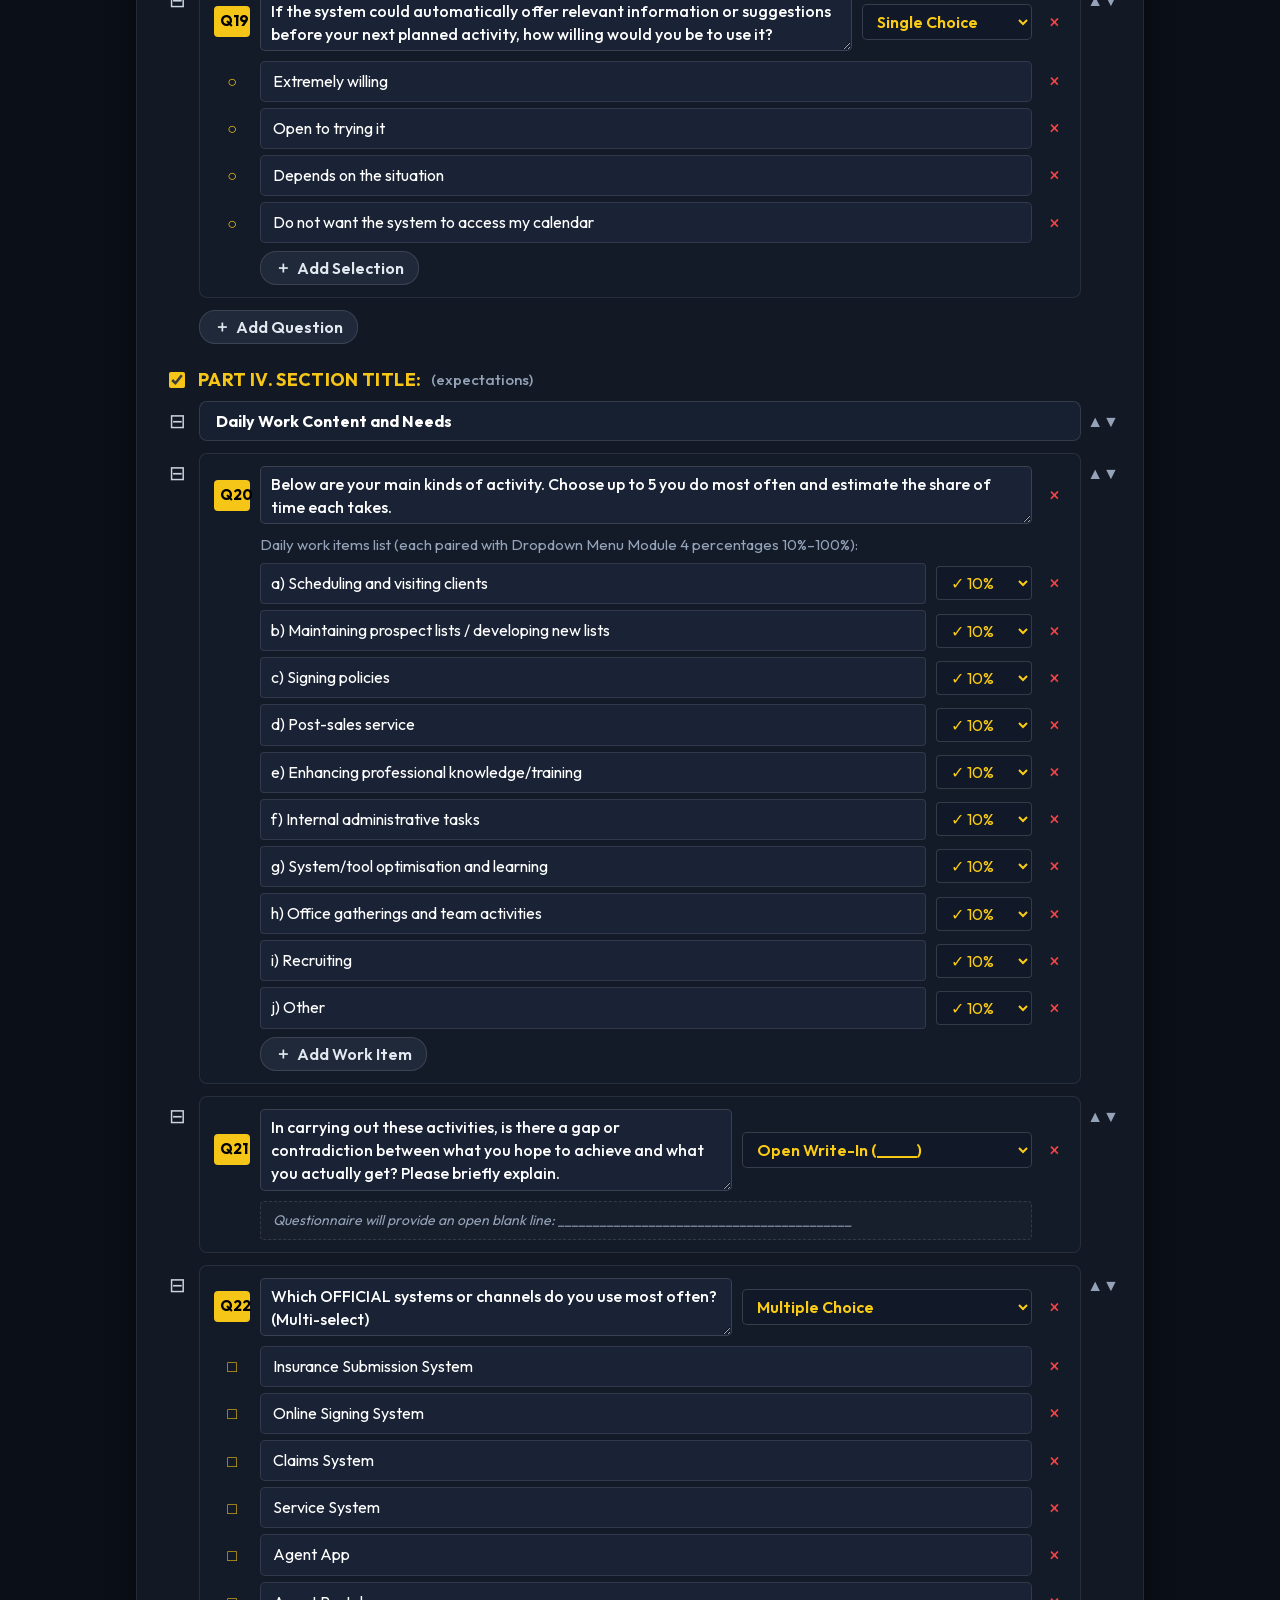
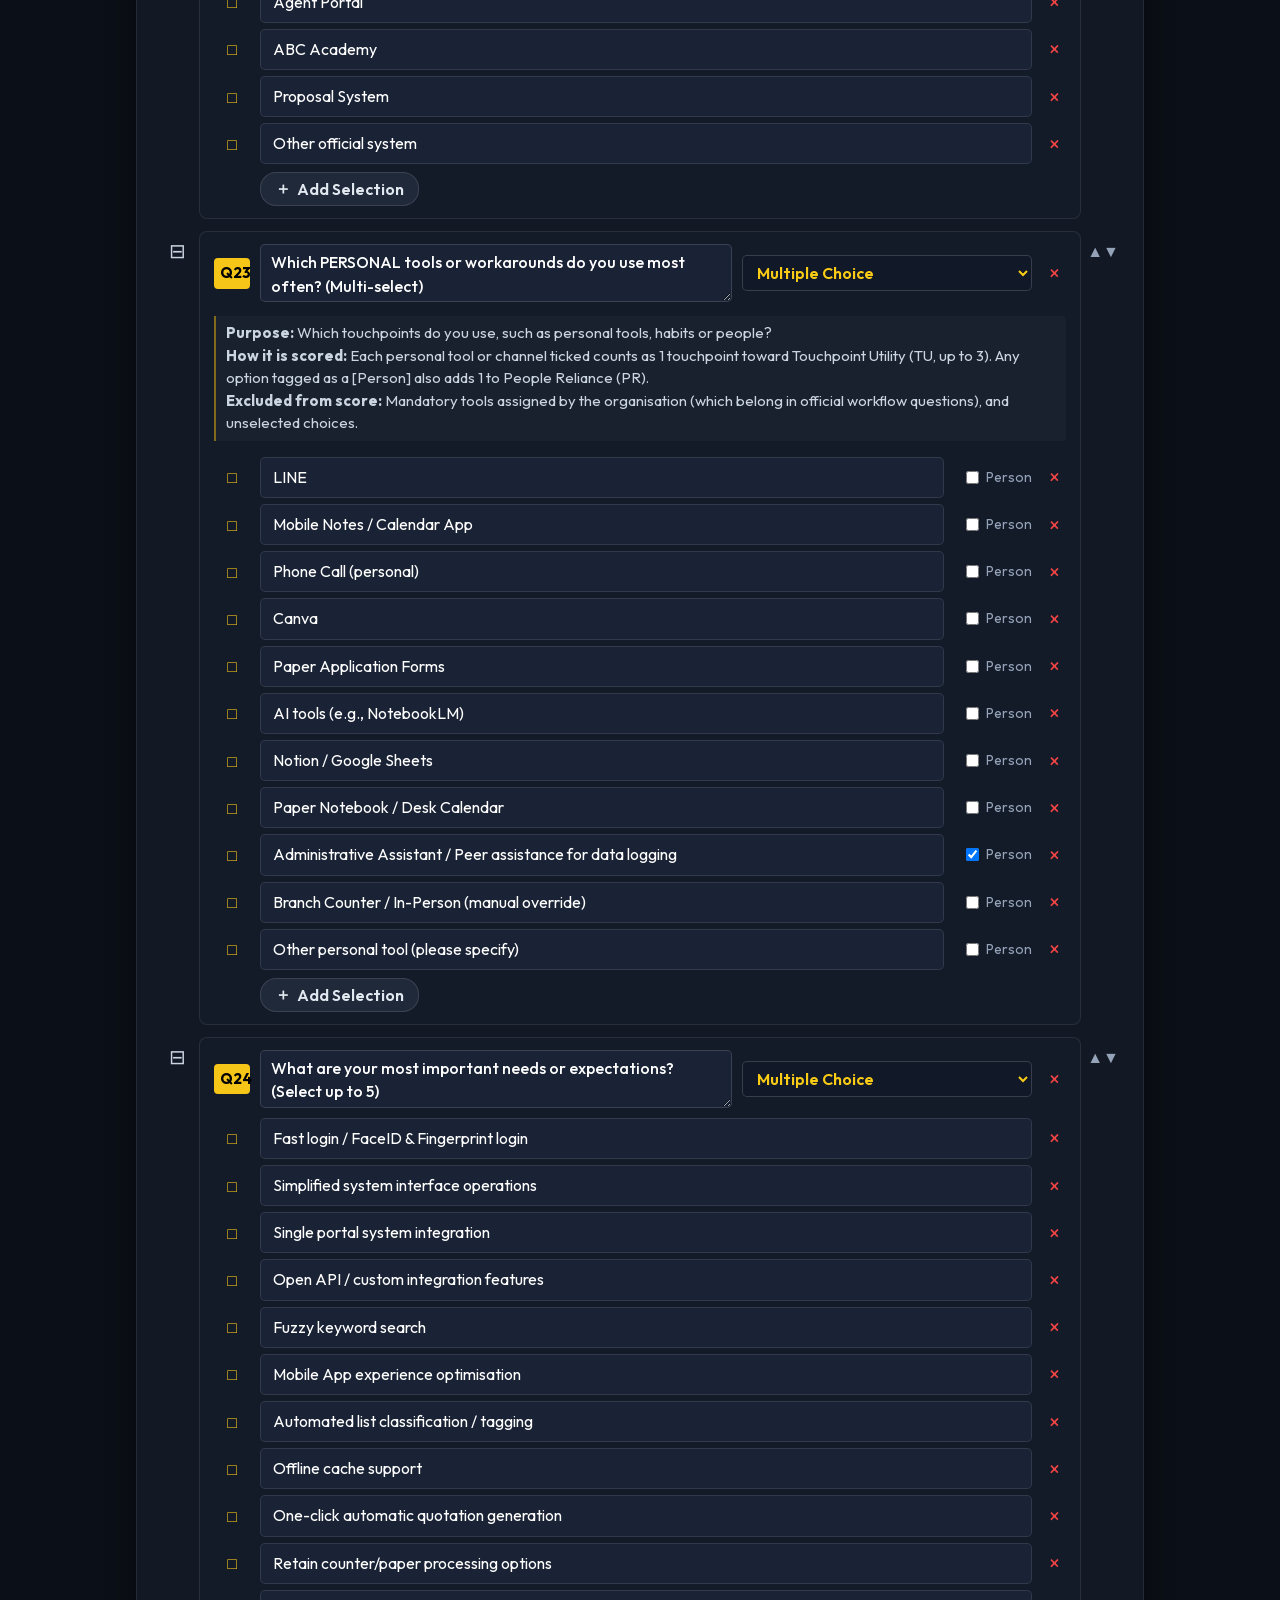
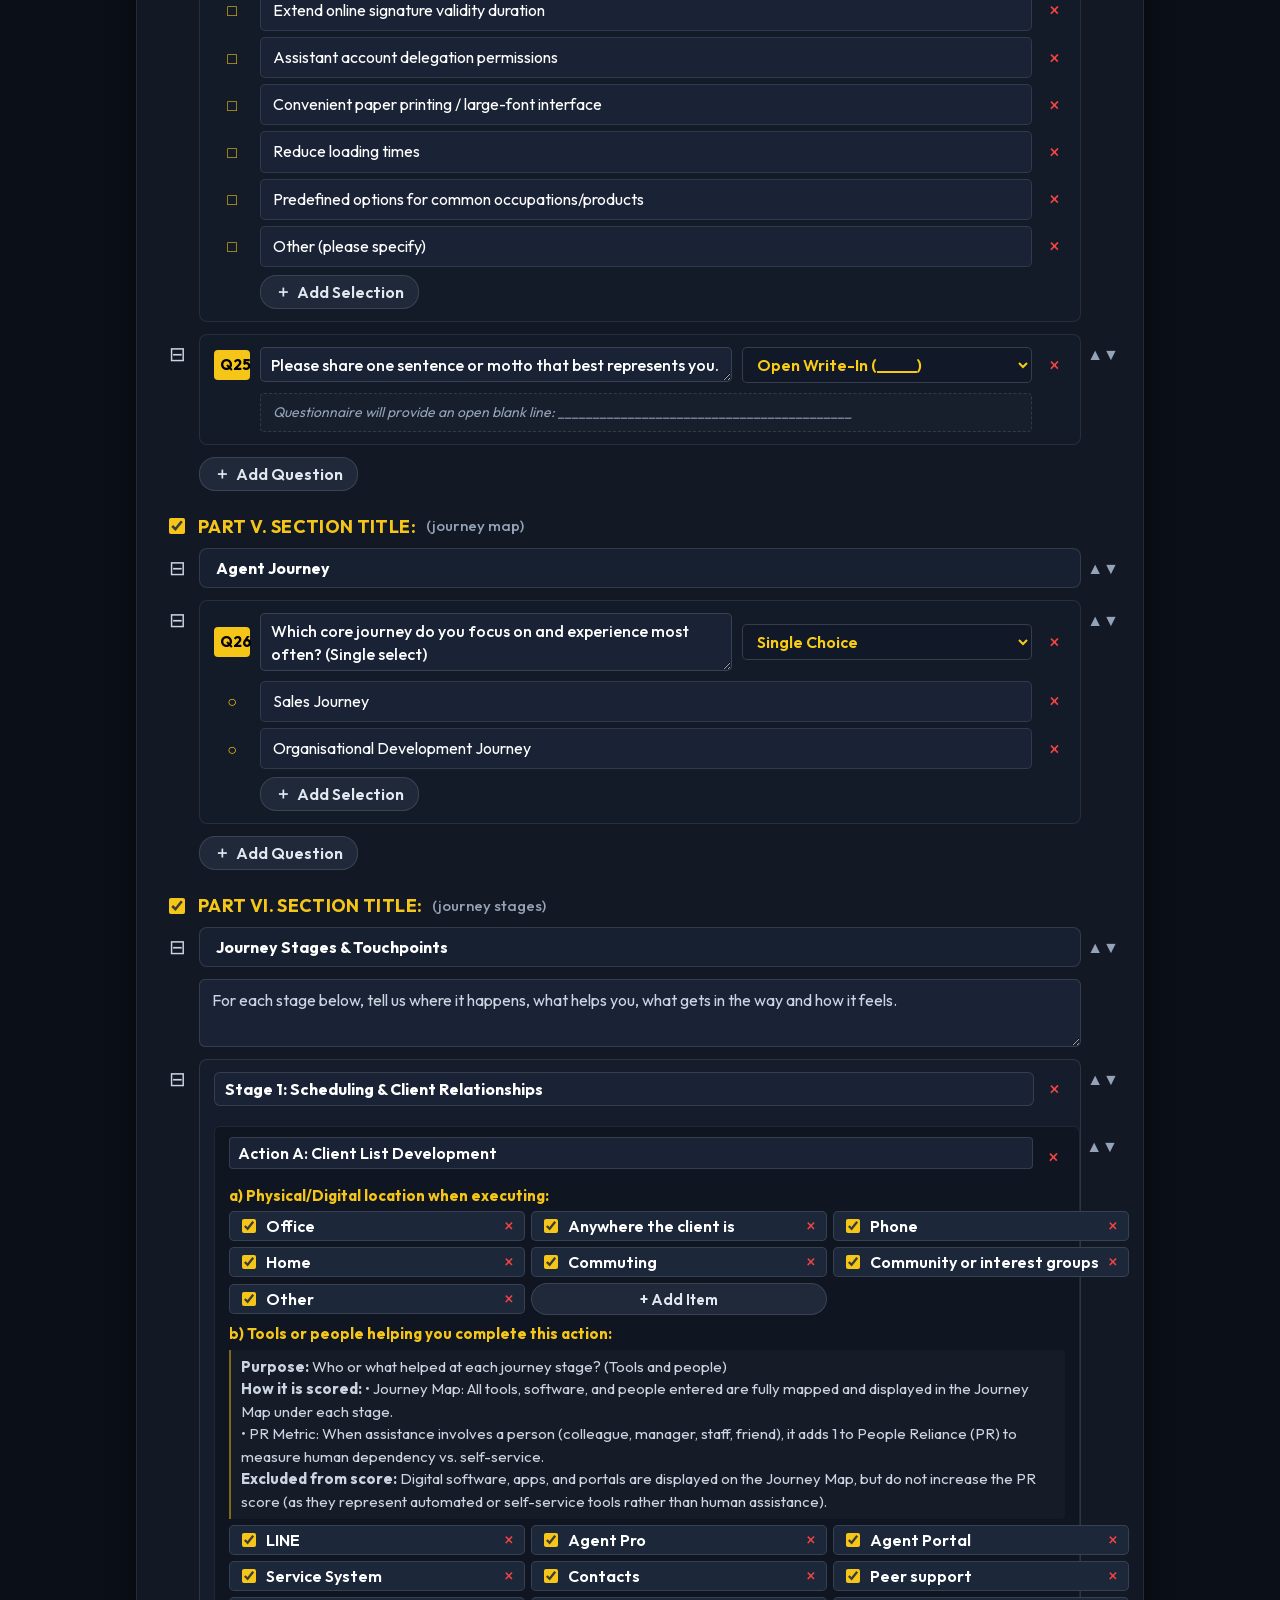
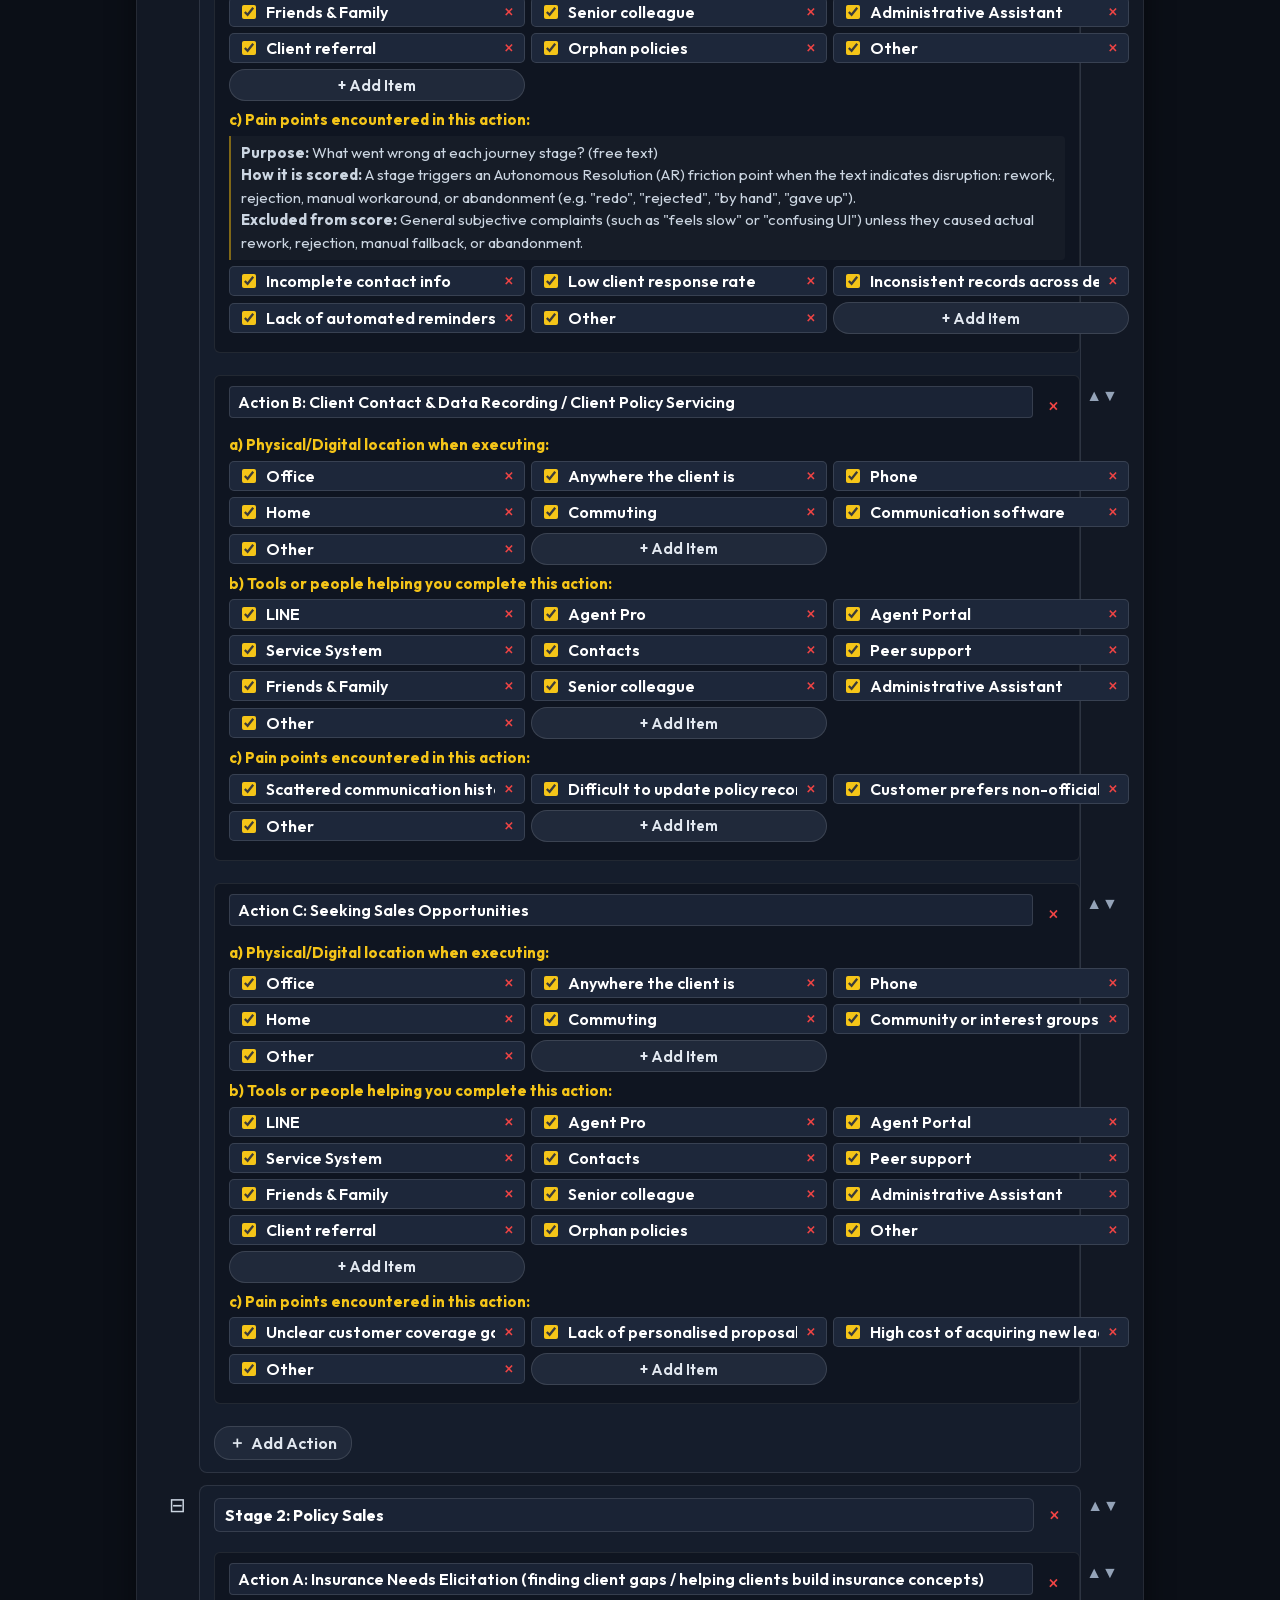
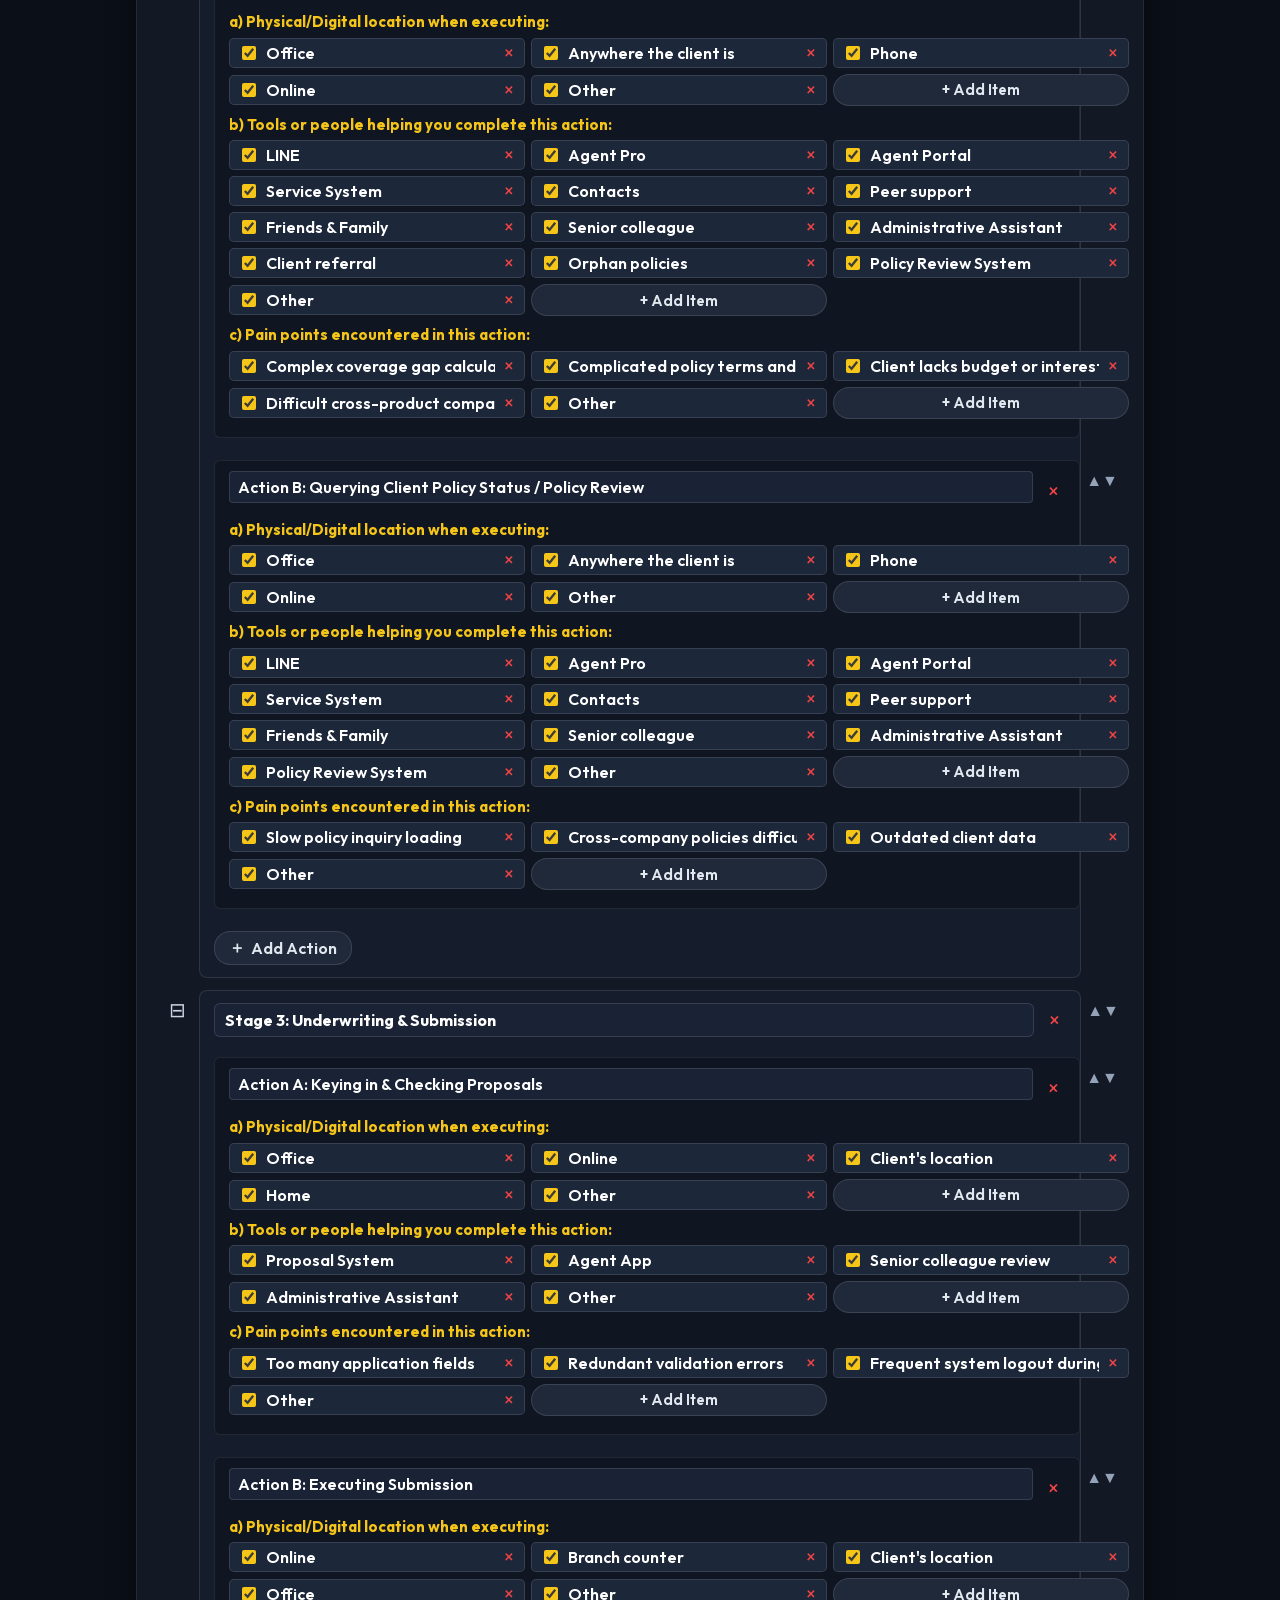
<file: modular_questionnaire.html>
<!DOCTYPE html>
<html lang="en">
<head>
    <meta charset="UTF-8">
    <meta name="viewport" content="width=device-width, initial-scale=1.0">
    <title>Change Modular Questionnaire & Measurement Schema Designer | Modular Questionnaire</title>
    <!-- Early language detection to prevent language flash (FOUC) -->
    <script>
    (function () {
        try {
            var p = new URLSearchParams(window.location.search).get('lang');
            var s = p || localStorage.getItem('portal_lang');
            var z = s ? (s === 'zh') : ((navigator.language || '').toLowerCase().indexOf('zh') === 0);
            document.documentElement.setAttribute('data-lang', z ? 'zh' : 'en');
            document.documentElement.lang = z ? 'zh-Hant' : 'en';
            window.__initialLang = z ? 'zh' : 'en';
            if (z) {
                document.title = '自訂問卷與分析構面設計工具 | Modular Questionnaire';
            }
        } catch (e) {
            window.__initialLang = 'en';
        }
    })();
    </script>
    <script src="journey_schemas_modular.js?v=20261029_sup5"></script>
    <style>
        @font-face { font-family: 'Outfit'; font-style: normal; font-weight: 300 700; font-display: swap; src: url('outfit.woff2') format('woff2'); unicode-range: U+0000-00FF, U+0131, U+0152-0153, U+02BB-02BC, U+02C6, U+02DA, U+02DC, U+0304, U+0308, U+0329, U+2000-206F, U+20AC, U+2122, U+2191, U+2193, U+2212, U+2215, U+FEFF, U+FFFD; }
        @font-face { font-family: 'Outfit'; font-style: normal; font-weight: 300 700; font-display: swap; src: url('outfit-ext.woff2') format('woff2'); unicode-range: U+0100-02AF, U+0304, U+0308, U+0329, U+1E00-1E9F, U+1EF2-1EFF, U+2020, U+20A0-20AB, U+20AD-20C0, U+2113, U+2C60-2C7F, U+A720-A7FF; }
        :root {
            /* TYPE SCALE - one source of truth. Pick the size by the ROLE of the text, not by how it looks:
               display   30px  big KPI numbers only
               heading   24px  page title (h1) and the name of a persona / cluster
               title     18px  title of a card or panel: "Sales Journey", "Agent Motto", "Demographic Profile", chart-card titles
               subtitle  16px  heading of a sub-section inside a card: "Stage 1: ...", "Skill Impact on Performance", "Keyword Analysis Cloud"
               body      14px  running text, list items, inputs, buttons, tab labels ("Cluster 1")
               small     12px  descriptions, helper text, notes, field labels, score-card labels (SUP / WP / AR / PR)
               caption   11px  chips, tags, units, hints, axis and legend text */
            --font-ui: 'Outfit', 'Noto Sans TC', -apple-system, BlinkMacSystemFont, "Segoe UI", Roboto, "PingFang TC", "Microsoft JhengHei", "Noto Sans CJK TC", sans-serif;
            --fs-caption: 0.875rem;    /* 14px */
            --fs-small: 0.9375rem;     /* 15px */
            --fs-body: 1rem;           /* 16px - aligned with main portal */
            --fs-subtitle: 1.125rem;   /* 18px */
            --fs-title: 1.25rem;       /* 20px */
            --fs-heading: 1.5rem;      /* 24px */
            --fs-display: 1.9rem;      /* big numbers */
        }
        @media (max-width: 900px) {
            :root {
                --fs-caption: 0.8125rem;   /* 13px */
                --fs-small: 0.875rem;      /* 14px */
                --fs-body: 0.9375rem;      /* 15px */
                --fs-subtitle: 1.0625rem;  /* 17px */
                --fs-title: 1.2rem;        /* 19.2px */
                --fs-heading: 1.4rem;      /* 22.4px */
                --fs-display: 1.75rem;     /* 28px */
            }
        }
        button, input, select, textarea { font-family: inherit; font-size: var(--fs-body); }

        :root {
            --bg-page: #0b0f17;
            --bg-shell: #121824;
            --bg-card: #172030;
            --bg-card-sub: #131a28;
            --bg-input: #1a2335;
            --border-dim: rgba(255, 255, 255, 0.08);
            --border-accent: rgba(245, 197, 24, 0.35);
            --gold: #f5c518;
            --gold-hover: #ffd700;
            --cyan: #38bdf8;
            --cyan-dim: #0284c7;
            --red-del: #ef4444;
            --red-hover: #f87171;
            --text-main: #f8fafc;
            --text-muted: #94a3b8;
            --text-gold: #facc15;
        }

        * {
            box-sizing: border-box;
        }

        body {
            margin: 0;
            padding: 0;
            background: var(--bg-page);
            color: var(--text-main);
            font-family: var(--font-ui);
            font-size: var(--fs-body);
            min-height: 100vh;
            line-height: 1.5;
        }

        /* Top Sticky Navbar */
        .top-nav {
            position: sticky;
            top: 0;
            z-index: 1000;
            background: rgba(11, 15, 23, 0.96);
            backdrop-filter: blur(14px);
            border-bottom: 1px solid var(--border-dim);
            padding: 10px 24px;
            display: flex;
            align-items: center;
            justify-content: space-between;
            gap: 16px;
        }
        .brand-container {
            display: flex;
            align-items: center;
            gap: 12px;
        }
        .brand-icon {
            font-size: var(--fs-heading);
            color: var(--gold);
        }
        .brand-title {
            font-size: var(--fs-subtitle);
            font-weight: 700;
            color: #fff;
            letter-spacing: -0.01em;
        }
        .brand-subtitle {
            font-size: var(--fs-caption);
            color: var(--text-muted);
        }

        .nav-controls {
            display: flex;
            align-items: center;
            gap: 10px;
        }

        /* View Mode Switcher */
        .view-switch {
            display: inline-flex;
            background: rgba(255, 255, 255, 0.05);
            border: 1px solid var(--border-dim);
            border-radius: 8px;
            padding: 3px;
        }
        .view-btn {
            background: transparent;
            border: none;
            color: var(--text-muted);
            padding: 6px 14px;
            font-size: var(--fs-small);
            font-weight: 600;
            border-radius: 6px;
            cursor: pointer;
            transition: all 0.2s ease;
            display: inline-flex;
            align-items: center;
            gap: 6px;
        }
        .view-btn.active {
            background: #1e293b;
            color: #fff;
            box-shadow: 0 1px 3px rgba(0,0,0,0.3);
        }

        /* Lang switch */
        .lang-switch {
            display: inline-flex;
            border: 1px solid var(--border-dim);
            border-radius: 20px;
            overflow: hidden;
            background: rgba(255, 255, 255, 0.04);
        }
        .lang-btn {
            background: transparent;
            border: none;
            color: var(--text-muted);
            padding: 5px 12px;
            font-size: var(--fs-small);
            font-weight: 700;
            cursor: pointer;
            transition: background 0.15s;
        }
        .lang-btn.active {
            background: var(--gold);
            color: #000;
        }

        /* Buttons - aligned with portal design system */
        .btn {
            display: inline-flex;
            align-items: center;
            justify-content: center;
            gap: 8px;
            padding: 0.55rem 1.15rem;
            border-radius: 10px;
            font-size: var(--fs-body);
            font-weight: 600;
            cursor: pointer;
            transition: all 0.2s ease;
            text-decoration: none;
            border: 1px solid transparent;
            font-family: inherit;
            line-height: 1.25;
            box-sizing: border-box;
        }
        .btn-primary, .btn-gold {
            background: linear-gradient(135deg, var(--gold, #f59e0b) 0%, #e1b10c 100%);
            color: #121416;
            border: none;
            box-shadow: 0 4px 14px 0 rgba(234, 179, 8, 0.28);
            font-weight: 600;
        }
        .btn-primary:hover, .btn-gold:hover {
            box-shadow: 0 6px 20px 0 rgba(234, 179, 8, 0.42);
            transform: translateY(-1px);
            color: #000;
        }
        .btn-secondary, .btn-ghost {
            background: rgba(255, 255, 255, 0.05);
            border: 1px solid var(--border-dim);
            color: var(--text-main);
        }
        .btn-secondary:hover, .btn-ghost:hover {
            background: rgba(255, 255, 255, 0.1);
            color: #ffffff;
            border-color: rgba(255, 255, 255, 0.22);
            transform: translateY(-1px);
        }
        .btn-pill {
            background: #20293a;
            border: 1px solid rgba(255, 255, 255, 0.12);
            color: #e2e8f0;
            padding: 5px 14px;
            font-size: var(--fs-small);
            font-weight: 600;
            border-radius: 16px;
            cursor: pointer;
            display: inline-flex;
            align-items: center;
            gap: 6px;
            transition: background 0.15s, border-color 0.15s, transform 0.1s;
        }
        .btn-pill:hover {
            background: #2b364c;
            border-color: rgba(255, 255, 255, 0.25);
            color: #fff;
        }
        .btn-pill-cyan {
            background: #082838;
            border-color: var(--cyan-dim);
            color: var(--cyan);
        }
        .btn-pill-cyan:hover {
            background: #0d384e;
            border-color: var(--cyan);
            color: #fff;
        }

        /* Main Designer Shell matching Design Patterns.png */
        .designer-container {
            max-width: 1040px;
            margin: 24px auto 80px auto;
            padding: 0 16px;
        }

        .designer-shell {
            background: var(--bg-shell);
            border: 1px solid var(--border-dim);
            border-radius: 12px;
            padding: 24px 28px;
            box-shadow: 0 8px 30px rgba(0, 0, 0, 0.45);
        }

        /* Header block in Design Patterns.png */
        .designer-header {
            display: flex;
            align-items: flex-start;
            gap: 14px;
            margin-bottom: 8px;
        }
        .designer-gear-icon {
            font-size: var(--fs-heading);
            line-height: 1.2;
            color: #94a3b8;
        }
        .designer-title {
            font-size: var(--fs-title);
            font-weight: 800;
            color: #fff;
            letter-spacing: -0.01em;
            margin: 0 0 4px 0;
        }
        .designer-desc {
            font-size: var(--fs-body);
            color: var(--text-muted);
            margin: 0;
            line-height: 1.6;
        }

        /* Preset Row */
        .preset-row {
            background: var(--bg-card);
            border: 1px solid var(--border-dim);
            border-radius: 8px;
            padding: 12px 16px;
            margin: 18px 0;
            display: flex;
            align-items: center;
            gap: 12px;
        }
        .preset-label {
            font-size: var(--fs-body);
            color: var(--text-muted);
            font-weight: 600;
        }
        .preset-select {
            background: #111827;
            border: 1px solid rgba(255, 255, 255, 0.15);
            color: #fff;
            padding: 8px 14px;
            border-radius: 8px;
            font-size: var(--fs-body);
            font-weight: 600;
            outline: none;
            cursor: pointer;
            min-width: 240px;
        }

        /* Metadata Grid */
        .meta-grid {
            display: grid;
            grid-template-columns: 3fr 1fr;
            gap: 16px;
            margin-bottom: 16px;
        }
        .meta-label {
            font-size: var(--fs-small);
            font-weight: 700;
            color: #94a3b8;
            letter-spacing: 0.05em;
            text-transform: uppercase;
            margin-bottom: 8px;
        }
        .meta-input {
            width: 100%;
            background: var(--bg-input);
            border: 1px solid rgba(255, 255, 255, 0.12);
            color: #fff;
            padding: 10px 14px;
            border-radius: 8px;
            font-size: var(--fs-body);
            font-family: inherit;
            outline: none;
        }
        .meta-input:focus {
            border-color: var(--gold);
        }
        .briefing-box {
            margin-bottom: 24px;
        }
        .briefing-textarea {
            width: 100%;
            background: var(--bg-input);
            border: 1px solid rgba(255, 255, 255, 0.12);
            color: #cbd5e1;
            padding: 10px 14px;
            border-radius: 8px;
            font-size: var(--fs-body);
            font-family: inherit;
            line-height: 1.6;
            resize: vertical;
            outline: none;
        }
        .briefing-textarea:focus {
            border-color: var(--gold);
        }

        /* Section Cards matching Design Patterns.png */
        .section-card {
            background: transparent;
            margin-bottom: 22px;
        }
        .section-header-bar {
            display: flex;
            align-items: center;
            gap: 10px;
            margin-bottom: 8px;
        }
        .sec-checkbox {
            accent-color: var(--gold);
            width: 16px;
            height: 16px;
            cursor: pointer;
        }
        .sec-tag-title {
            font-size: var(--fs-subtitle);
            font-weight: 800;
            color: var(--gold);
            text-transform: uppercase;
            letter-spacing: 0.02em;
        }
        .sec-tag-desc {
            font-size: var(--fs-small);
            color: #94a3b8;
            font-weight: 500;
        }

        /* Section Strip Row matching Design Patterns.png */
        .sec-strip-row {
            display: flex;
            align-items: center;
            gap: 10px;
            width: 100%;
            margin-bottom: 12px;
            box-sizing: border-box;
        }
        .btn-strip-toggle, .btn-q-collapse, .row-icon-spacer {
            width: 24px;
            min-width: 24px;
            height: 24px;
            display: inline-flex;
            align-items: center;
            justify-content: center;
            background: transparent;
            border: none;
            color: #cbd5e1;
            font-size: var(--fs-title);
            cursor: pointer;
            padding: 0;
            line-height: 1;
            flex-shrink: 0;
            box-sizing: border-box;
        }
        .btn-q-collapse, .q-card-row .row-icon-spacer {
            margin-top: 8px; /* Aligns with question prompt row */
        }
        .row-icon-spacer {
            cursor: default;
        }
        .sec-title-box {
            flex: 1;
            min-width: 0;
            background: var(--bg-card);
            border: 1px solid rgba(255, 255, 255, 0.12);
            border-radius: 8px;
            padding: 8px 14px;
            display: flex;
            align-items: center;
            justify-content: space-between;
            gap: 12px;
            box-sizing: border-box;
        }
        .sec-title-input {
            flex: 1;
            background: transparent;
            border: none;
            color: #fff;
            font-size: var(--fs-title) !important;
            font-weight: 700;
            outline: none;
            font-family: inherit;
        }
        .sec-reorder-group {
            display: inline-flex;
            align-items: center;
            justify-content: center;
            width: 24px;
            min-width: 24px;
            height: 24px;
            gap: 2px;
            color: #94a3b8;
            font-size: var(--fs-body);
            cursor: pointer;
            user-select: none;
            flex-shrink: 0;
            box-sizing: border-box;
        }
        .q-card-row .sec-reorder-group,
        .stage-row .sec-reorder-group {
            margin-top: 8px; /* Aligns with question prompt row & btn-q-collapse */
        }
        .sec-strip-row .sec-reorder-group,
        .sec-sub-row .sec-reorder-group {
            margin-top: 0; /* Aligns with vertically centered strip rows */
        }

        .sec-body {
            width: 100%;
            box-sizing: border-box;
            padding: 0;
            margin: 0;
        }
        .sec-body.collapsed {
            display: none;
        }

        /* Question Module Row / Card Box (Strictly uniform width matching Design Patterns.png) */
        .q-card-row, .sec-sub-row, .stage-row {
            display: flex;
            align-items: flex-start;
            gap: 10px;
            width: 100%;
            margin-bottom: 12px;
            box-sizing: border-box;
        }
        .q-card-box, .tag-archetype-box, .stage-card-box {
            flex: 1;
            min-width: 0;
            background: var(--bg-card-sub);
            border: 1px solid rgba(255, 255, 255, 0.09);
            border-radius: 8px;
            padding: 12px 14px;
            display: flex;
            flex-direction: column;
            gap: 10px;
            box-sizing: border-box;
        }
        .q-card-box.collapsed .q-card-collapsible,
        .stage-card-box.collapsed .q-card-collapsible {
            display: none;
        }
        .stage-card-box.collapsed > div:first-child {
            margin-bottom: 0 !important;
        }

        .q-top-row {
            display: flex;
            align-items: center;
            gap: 10px;
            width: 100%;
        }
        .badge-qnum {
            background: var(--gold);
            color: #000;
            font-size: var(--fs-small);
            font-weight: 800;
            padding: 4px 6px;
            border-radius: 4px;
            width: 36px;
            min-width: 36px;
            text-align: center;
            flex-shrink: 0;
            box-sizing: border-box;
        }
        .q-prompt-textarea {
            flex: 1;
            background: var(--bg-input);
            border: 1px solid rgba(255, 255, 255, 0.14);
            color: #fff;
            font-size: var(--fs-body) !important;
            font-weight: 500;
            padding: 6px 10px;
            border-radius: 5px;
            outline: none;
            resize: vertical;
            min-height: 32px;
            line-height: 1.45;
            font-family: inherit;
            overflow-y: hidden;
            box-sizing: border-box;
        }
        .q-prompt-textarea.q-prompt-2lines,
        #q7-prompt,
        #q10-prompt,
        #q12-prompt,
        #q13-prompt,
        #q16-prompt,
        #q20-prompt,
        #q21-prompt,
        #q22-prompt,
        #q23-prompt {
            min-height: 52px !important;
            height: 52px;
        }
        /* Suppress Sub-Question controls for Q10, Q13, Q15, Q22, Q23, Q24 */
        #row-q10 .btn-pill-cyan,
        #row-q13 .btn-pill-cyan,
        #row-q15 .btn-pill-cyan,
        #row-q22 .btn-pill-cyan,
        #row-q23 .btn-pill-cyan,
        #row-q24 .btn-pill-cyan,
        #q10-btn-add-subq,
        #q13-btn-add-subq,
        #q15-btn-add-subq,
        #q22-btn-add-subq,
        #q23-btn-add-subq,
        #q24-btn-add-subq,
        #row-q10 .subq-wrapper,
        #row-q13 .subq-wrapper,
        #row-q15 .subq-wrapper,
        #row-q22 .subq-wrapper,
        #row-q23 .subq-wrapper,
        #row-q24 .subq-wrapper {
            display: none !important;
        }
        .q-prompt-textarea:focus {
            border-color: var(--gold);
        }
        .q-type-select {
            background: #111827;
            border: 1px solid rgba(255, 255, 255, 0.16);
            color: var(--text-gold);
            padding: 6px 10px;
            border-radius: 5px;
            font-size: var(--fs-body) !important;
            font-weight: 600;
            outline: none;
            cursor: pointer;
            flex-shrink: 0;
        }
        /* same width for every type selector, so every question text field has the same width */
        .q-top-row .q-type-select { width: 270px; flex: 0 0 270px; box-sizing: border-box; }
        @media (min-width: 901px) { .q-top-row:not(:has(.q-type-select)) .q-prompt-textarea { margin-right: 280px; } }
        /* Q16-Q19: drop-down is 150px like the Q14/Q15 item rows; the Q14/Q15 question text runs up to the delete button */
        @media (min-width: 901px) {
            #row-q16 .q-top-row .q-type-select, #row-q17 .q-top-row .q-type-select,
            #row-q18 .q-top-row .q-type-select, #row-q19 .q-top-row .q-type-select { width: 150px; flex: 0 0 150px; }
            #row-q14 .q-top-row .q-prompt-textarea, #row-q15 .q-top-row .q-prompt-textarea, #row-q20 .q-top-row .q-prompt-textarea { margin-right: 0; }
        }
        .q-actions-group {
            display: flex;
            align-items: center;
            gap: 6px;
            flex-shrink: 0;
        }
        .btn-move-arrow {
            background: transparent;
            border: none;
            color: #94a3b8;
            cursor: pointer;
            font-size: var(--fs-body);
            padding: 2px 4px;
        }
        .btn-move-arrow:hover {
            color: #fff;
        }
        .btn-del-item {
            background: transparent;
            border: none;
            color: var(--red-del);
            cursor: pointer;
            font-size: var(--fs-title);
            line-height: 1;
            padding: 0;
            width: 24px;
            min-width: 24px;
            height: 24px;
            display: inline-flex;
            align-items: center;
            justify-content: center;
            flex-shrink: 0;
            box-sizing: border-box;
            user-select: none;
        }
        .btn-del-item:hover {
            color: var(--red-hover);
        }
        .tag-chip-item .btn-del-item {
            width: auto;
            min-width: auto;
            height: auto;
            font-size: var(--fs-subtitle);
            padding: 0 2px;
        }

        /* Selections Container in Module 1 */
        .selections-list {
            display: flex;
            flex-direction: column;
            gap: 6px;
            width: 100%;
        }
        .selection-row {
            display: flex;
            align-items: center;
            gap: 10px;
            width: 100%;
            box-sizing: border-box;
        }
        .choice-icon {
            color: var(--gold);
            font-size: var(--fs-body);
            user-select: none;
            width: 36px;
            min-width: 36px;
            text-align: center;
            display: inline-flex;
            align-items: center;
            justify-content: center;
            flex-shrink: 0;
            box-sizing: border-box;
        }
        .choice-input {
            flex: 1;
            min-width: 0;
            background: var(--bg-input);
            border: 1px solid rgba(255, 255, 255, 0.1);
            color: #fff;
            padding: 6px 12px;
            border-radius: 5px;
            font-size: var(--fs-body) !important;
            font-family: inherit;
            outline: none;
            box-sizing: border-box;
        }
        .choice-input:focus {
            border-color: rgba(255, 255, 255, 0.25);
        }

        /* Sub-question box in Module 1 */
        .subq-wrapper {
            margin-top: 8px;
            padding-top: 8px;
            border-top: 1px dashed rgba(255, 255, 255, 0.12);
        }
        .subq-header {
            display: flex;
            align-items: center;
            justify-content: space-between;
            margin-bottom: 4px;
        }
        .subq-tag {
            color: var(--cyan);
            font-size: var(--fs-caption);
            font-weight: 700;
        }
        .subq-prompt-input {
            width: 100%;
            background: var(--bg-input);
            border: 1px solid rgba(255, 255, 255, 0.12);
            color: #fff;
            padding: 5px 8px;
            border-radius: 4px;
            font-size: var(--fs-small);
            outline: none;
            margin-bottom: 6px;
            font-family: inherit;
            line-height: 1.4;
            resize: vertical;
            min-height: 28px;
            overflow-y: hidden;
            box-sizing: border-box;
        }
        .subq-options-input {
            width: 100%;
            background: rgba(255, 255, 255, 0.03);
            border: 1px solid rgba(255, 255, 255, 0.1);
            color: #cbd5e1;
            padding: 5px 8px;
            border-radius: 4px;
            font-size: var(--fs-small);
            font-family: inherit;
            resize: vertical;
            outline: none;
        }

        /* Question Module 4 Card Styling (Strictly horizontal single row) */
        .module4-card-box {
            flex: 1;
            min-width: 0;
            background: var(--bg-card-sub);
            border: 1px solid rgba(255, 255, 255, 0.12);
            border-radius: 8px;
            padding: 10px 14px;
            display: flex !important;
            flex-direction: row !important;
            align-items: center !important;
            gap: 12px;
            box-sizing: border-box;
        }
        .module4-card-box:hover {
            border-color: rgba(255, 255, 255, 0.22);
        }
        .module4-card-box .q-prompt-input,
        .module4-card-box .q-prompt-textarea {
            flex: 1 !important;
            width: 100% !important;
            min-width: 0 !important;
            background: var(--bg-input);
            border: 1px solid rgba(255, 255, 255, 0.12);
            color: #fff;
            padding: 8px 14px;
            border-radius: 6px;
            font-size: var(--fs-body);
            font-family: inherit;
            font-weight: 600;
            outline: none;
            box-sizing: border-box;
            resize: vertical;
            min-height: 34px;
            line-height: 1.45;
            overflow-y: hidden;
        }
        .module4-card-box .q-prompt-input:focus,
        .module4-card-box .q-prompt-textarea:focus {
            border-color: var(--gold);
        }

        /* Scale Preview in Module 2 */
        .scale-pills-preview {
            display: flex;
            flex-wrap: wrap;
            align-items: center;
            gap: 6px;
            background: rgba(0, 0, 0, 0.25);
            padding: 6px 10px;
            border-radius: 5px;
            font-size: var(--fs-caption);
            color: #cbd5e1;
        }
        .scale-pill-item {
            background: rgba(255, 255, 255, 0.06);
            border: 1px solid rgba(255, 255, 255, 0.1);
            padding: 2px 8px;
            border-radius: 4px;
            font-size: var(--fs-caption);
        }

        /* Matrix in Module 3 */
        .matrix-items-list {
            display: flex;
            flex-direction: column;
            gap: 6px;
        }
        .matrix-row {
            display: flex;
            align-items: center;
            gap: 10px;
            width: 100%;
            box-sizing: border-box;
        }
        .drag-dots {
            display: none !important;
        }
        .matrix-item-spacer {
            width: 36px;
            min-width: 36px;
            flex-shrink: 0;
            display: inline-block;
        }
        .matrix-item-input {
            flex: 1;
            background: var(--bg-input);
            border: 1px solid rgba(255, 255, 255, 0.1);
            color: #fff;
            padding: 6px 10px;
            border-radius: 4px;
            font-size: var(--fs-body) !important;
            outline: none;
        }
        .matrix-scale-select {
            background: #111827;
            border: 1px solid rgba(255, 255, 255, 0.15);
            color: var(--text-gold);
            padding: 5px 10px;
            border-radius: 4px;
            font-size: var(--fs-small) !important;
            outline: none;
            cursor: pointer;
            min-width: 150px;
        }

        /* Tag Grid in Module 4 */
        .tag-archetype-box {
            background: rgba(0, 0, 0, 0.2);
            border: 1px solid rgba(255, 255, 255, 0.08);
            border-radius: 8px;
            padding: 12px;
            margin-bottom: 12px;
        }
        .tag-archetype-header {
            font-size: var(--fs-subtitle);
            font-weight: 700;
            color: var(--gold);
            margin-bottom: 8px;
            display: flex;
            justify-content: space-between;
            align-items: center;
        }
        .tag-chips-grid {
            display: grid;
            grid-template-columns: repeat(3, 1fr);
            gap: 8px;
        }
        @media (max-width: 800px) {
            .tag-chips-grid {
                grid-template-columns: repeat(2, 1fr);
            }
        }
        .tag-chip-item {
            display: flex;
            align-items: center;
            gap: 6px;
            background: #192233;
            border: 1px solid rgba(255, 255, 255, 0.1);
            padding: 5px 8px;
            border-radius: 6px;
        }
        .tag-chip-checkbox {
            accent-color: var(--gold);
            width: 14px;
            height: 14px;
            cursor: pointer;
        }
        .tag-chip-input {
            flex: 1;
            background: transparent;
            border: none;
            color: var(--gold);
            font-weight: 600;
            font-size: var(--fs-small) !important;
            outline: none;
            font-family: inherit;
        }

        /* Percentage Dropdown in Module 5 */
        .percent-select {
            background: #111827;
            border: 1px solid rgba(255, 255, 255, 0.15);
            color: var(--text-gold);
            padding: 5px 10px;
            border-radius: 4px;
            font-size: var(--fs-body) !important;
            outline: none;
            cursor: pointer;
            min-width: 90px;
        }

        /* Stages in Module 6 */
        .stage-card-box {
            background: #151d2c;
            border: 1px solid rgba(255, 255, 255, 0.1);
            border-radius: 8px;
            padding: 12px 14px;
        }
        .stage-header-row {
            display: flex;
            align-items: center;
            gap: 8px;
            margin-bottom: 10px;
        }
        .stage-title-input {
            flex: 1;
            background: var(--bg-input);
            border: 1px solid rgba(255, 255, 255, 0.14);
            color: #fff;
            padding: 6px 10px;
            border-radius: 5px;
            font-size: var(--fs-subtitle) !important;
            font-weight: 700;
            outline: none;
        }
        .action-sub-card {
            background: rgba(0, 0, 0, 0.25);
            border: 1px solid rgba(255, 255, 255, 0.08);
            border-radius: 6px;
            padding: 10px 12px;
            margin-bottom: 10px;
        }
        .action-title-input {
            width: 100%;
            background: var(--bg-input);
            border: 1px solid rgba(255, 255, 255, 0.12);
            color: #fff;
            padding: 6px 8px;
            border-radius: 4px;
            font-size: var(--fs-body) !important;
            font-weight: 600;
            outline: none;
            margin-bottom: 8px;
        }
        .subdim-group {
            margin-bottom: 8px;
        }
        .subdim-label {
            font-size: var(--fs-caption);
            font-weight: 700;
            color: var(--text-gold);
            margin-bottom: 4px;
        }
        .subdim-chips {
            display: flex;
            flex-wrap: wrap;
            gap: 6px;
            align-items: center;
        }
        .subdim-chip {
            display: inline-flex;
            align-items: center;
            gap: 5px;
            background: #1d273a;
            border: 1px solid rgba(255, 255, 255, 0.12);
            padding: 3px 8px;
            border-radius: 5px;
            font-size: var(--fs-caption);
        }
        .subdim-chip input[type="text"] {
            background: transparent;
            border: none;
            color: #fff;
            font-size: var(--fs-caption);
            outline: none;
        }

        /* Emotional Experience scale */
        .emoji-rating-bar {
            display: flex;
            align-items: center;
            gap: 8px;
            margin-top: 6px;
            padding: 6px 10px;
            background: rgba(255, 255, 255, 0.03);
            border-radius: 6px;
        }
        .emoji-rating-pill {
            display: inline-flex;
            align-items: center;
            gap: 4px;
            background: #1e293b;
            padding: 4px 10px;
            border-radius: 6px;
            font-size: var(--fs-small);
            cursor: pointer;
            border: 1px solid transparent;
        }
        .emoji-rating-pill:hover {
            border-color: var(--gold);
        }

        /* Pinned Top Action Bar */
        .top-action-bar-pinned {
            position: -webkit-sticky;
            position: sticky;
            top: 0;
            left: 0;
            right: 0;
            width: 100%;
            z-index: 10005;
            background: #0b0f17;
            background: rgba(11, 15, 23, 0.98);
            backdrop-filter: blur(14px);
            -webkit-backdrop-filter: blur(14px);
            border-bottom: 1px solid var(--border-dim);
            box-shadow: 0 4px 20px rgba(0, 0, 0, 0.5);
            box-sizing: border-box;
        }
        .top-action-bar-inner {
            max-width: 1060px;
            margin: 0 auto;
            padding: 12px 20px;
            display: flex;
            align-items: center;
            justify-content: space-between;
            gap: 16px;
            box-sizing: border-box;
        }
        .top-action-bar-left {
            display: flex;
            align-items: center;
            gap: 10px;
            min-width: 0;
        }
        .top-action-bar-title {
            font-size: var(--fs-title);
            font-weight: 700;
            color: #fff;
            white-space: nowrap;
            overflow: hidden;
            text-overflow: ellipsis;
        }
        .top-action-bar-right {
            display: flex;
            align-items: center;
            gap: 10px;
            flex-shrink: 0;
        }
        .top-action-bar-right .btn {
            font-size: var(--fs-small) !important;
            font-weight: 600 !important;
            padding: 6px 14px !important;
            min-height: 34px !important;
        }
        @media (max-width: 768px) {
            .top-action-bar-inner {
                padding: 10px 14px;
            }
            .top-action-bar-title {
                display: none;
            }
            .top-action-bar-right {
                width: 100%;
                justify-content: flex-end;
                gap: 8px;
            }
        }
        @media (max-width: 640px) {
            .top-action-bar-inner {
                padding: 8px 10px;
                gap: 6px;
            }
            .top-action-bar-left {
                display: none;
            }
            .top-action-bar-right {
                width: 100%;
                display: flex;
                justify-content: space-between;
                gap: 6px;
            }
            .top-action-bar-right .btn {
                flex: 1 1 0;
                padding: 6px 4px;
                font-size: var(--fs-small);
                min-height: 38px;
                white-space: nowrap;
                text-align: center;
                justify-content: center;
            }
        }

        /* Document View Styles (matching Modular_Questionnaire_Template.pdf) */
        .document-container {
            display: none;
            max-width: 940px;
            margin: 24px auto 80px auto;
            padding: 32px 40px;
            background: #ffffff;
            color: #0f172a;
            border-radius: 8px;
            box-shadow: 0 4px 25px rgba(0, 0, 0, 0.5);
            font-family: var(--font-ui);
        }
        .document-container.active {
            display: block;
        }
        .doc-header-title {
            font-size: var(--fs-heading);
            font-weight: 800;
            color: #1e293b;
            margin: 0 0 10px 0;
            text-align: center;
        }
        .doc-intro {
            font-size: var(--fs-body);
            color: #475569;
            line-height: 1.6;
            margin-bottom: 24px;
            padding: 12px 16px;
            background: #f8fafc;
            border-left: 4px solid #eab308;
            border-radius: 4px;
        }
        .doc-part-title {
            font-size: var(--fs-title);
            font-weight: 800;
            color: #0f172a;
            background: #f1f5f9;
            padding: 8px 12px;
            border-radius: 6px;
            margin: 24px 0 14px 0;
            border-left: 4px solid #0284c7;
        }
        .doc-q-block {
            margin-bottom: 18px;
            padding-bottom: 14px;
            border-bottom: 1px solid #e2e8f0;
        }
        .doc-q-title {
            font-size: var(--fs-subtitle);
            font-weight: 700;
            color: #1e293b;
            margin-bottom: 8px;
            line-height: 1.5;
        }
        .doc-options-grid {
            display: flex;
            flex-wrap: wrap;
            gap: 8px 18px;
            font-size: var(--fs-body);
            color: #334155;
        }
        .doc-opt-box {
            display: inline-flex;
            align-items: center;
            gap: 6px;
        }
        .doc-check-box {
            display: inline-block;
            width: 13px;
            height: 13px;
            border: 1.5px solid #64748b;
            border-radius: 2px;
        }

        /* Toast notification */
        .toast-banner {
            position: fixed;
            bottom: 30px;
            right: 30px;
            background: #10b981;
            color: #ffffff;
            padding: 12px 22px;
            border-radius: 8px;
            font-weight: 700;
            font-size: var(--fs-body);
            box-shadow: 0 6px 20px rgba(0,0,0,0.35);
            display: none;
            z-index: 99999;
            animation: fadeIn 0.2s ease;
        }
        @keyframes fadeIn {
            from { opacity: 0; transform: translateY(10px); }
            to { opacity: 1; transform: translateY(0); }
        }

        @media print {
            .top-action-bar-pinned, .top-nav, .designer-container, .bottom-action-bar, .toast-banner {
                display: none !important;
            }
            .document-container {
                display: block !important;
                box-shadow: none !important;
                padding: 0 !important;
                margin: 0 !important;
                max-width: 100% !important;
            }
        }

        /* ===== Measurement roles (WP / AR / PR) ===== */
        .measure-badge { display: inline-flex; align-items: center; gap: 4px; font-size: var(--fs-caption); font-weight: 800; letter-spacing: 0.02em; padding: 2px 8px; border-radius: 10px; margin-left: 8px; white-space: nowrap; cursor: help; vertical-align: middle; }
        .measure-badge.m-sup { background: rgba(167,139,250,0.16); color: #c4b5fd; border: 1px solid rgba(167,139,250,0.45); }
        .measure-badge.m-wp { background: rgba(56,189,248,0.16); color: #7dd3fc; border: 1px solid rgba(56,189,248,0.45); }
        .measure-badge.m-ar { background: rgba(248,113,113,0.16); color: #fca5a5; border: 1px solid rgba(248,113,113,0.45); }
        .measure-badge.m-pr { background: rgba(52,211,153,0.16); color: #6ee7b7; border: 1px solid rgba(52,211,153,0.45); }
        .measure-badge.m-multi { background: rgba(234,179,8,0.16); color: #fde047; border: 1px solid rgba(234,179,8,0.45); }
        .measure-note { font-size: var(--fs-caption); line-height: 1.45; color: #94a3b8; margin: 4px 0 6px 0; padding: 6px 10px; border-left: 2px solid rgba(234,179,8,0.5); background: rgba(255,255,255,0.03); border-radius: 0 4px 4px 0; }
        .measure-note b { color: #cbd5e1; font-weight: 700; }
        .opt-kind-select { background: var(--bg-input); color: #cbd5e1; border: 1px solid rgba(255,255,255,0.14); border-radius: 4px; font-size: var(--fs-caption); padding: 3px 4px; margin-left: 6px; font-family: inherit; }
        .opt-person-label { display: inline-flex; align-items: center; gap: 4px; font-size: var(--fs-caption); color: #94a3b8; margin-left: 8px; white-space: nowrap; cursor: pointer; }
        #measure-coverage-panel { margin: 14px 0; padding: 14px 16px; border: 1px solid var(--border-accent); border-radius: 8px; background: rgba(245, 197, 24, 0.04); }
        #measure-coverage-panel .mc-title { font-size: var(--fs-subtitle); font-weight: 800; color: var(--gold); display: flex; align-items: center; justify-content: space-between; cursor: pointer; }
        #measure-coverage-panel .mc-sub { font-size: var(--fs-small); color: #94a3b8; margin: 4px 0 10px 0; line-height: 1.45; }
        #measure-coverage-panel .mc-grid { display: grid; grid-template-columns: repeat(4, minmax(0, 1fr)); gap: 10px; }
        @media (max-width: 820px) { #measure-coverage-panel .mc-grid { grid-template-columns: repeat(2, minmax(0, 1fr)); } }
        #measure-coverage-panel .mc-card { background: rgba(0,0,0,0.25); border: 1px solid rgba(255,255,255,0.08); border-radius: 6px; padding: 10px 12px; }
        #measure-coverage-panel .mc-name { font-size: var(--fs-body); font-weight: 800; color: #fff; display: flex; justify-content: space-between; gap: 8px; align-items: center; }
        #measure-coverage-panel .mc-purpose { font-size: var(--fs-small); color: #cbd5e1; margin: 4px 0 6px 0; line-height: 1.4; }
        #measure-coverage-panel .mc-status { font-size: var(--fs-caption); font-weight: 800; padding: 2px 8px; border-radius: 10px; white-space: nowrap; }
        #measure-coverage-panel .mc-status.full { background: rgba(16,185,129,0.18); color: #34d399; border: 1px solid rgba(16,185,129,0.45); }
        #measure-coverage-panel .mc-status.partial { background: rgba(234,179,8,0.18); color: #fde047; border: 1px solid rgba(234,179,8,0.45); }
        #measure-coverage-panel .mc-status.none { background: rgba(239,68,68,0.18); color: #f87171; border: 1px solid rgba(239,68,68,0.45); }
        .measure-badge { display: none !important; }
        #measure-coverage-panel .mc-role { font-size: var(--fs-small); color: #cbd5e1; line-height: 1.55; }
        #measure-coverage-panel .mc-role.missing { color: #f87171; }
        #measure-coverage-panel .mc-warn { font-size: var(--fs-caption); color: #fbbf24; margin-top: 8px; line-height: 1.45; }
        #measure-coverage-panel textarea#mc-ar-phrases { min-height: 180px; resize: vertical; line-height: 1.5; }
        #measure-coverage-panel textarea { width: 100%; box-sizing: border-box; margin-top: 6px; background: var(--bg-input); color: #e2e8f0; border: 1px solid rgba(255,255,255,0.14); border-radius: 4px; font-size: var(--fs-small); padding: 5px 8px; font-family: inherit; min-height: 34px; resize: vertical; }

        /* Sub-questions are removed: every question is a numbered stand-alone question */
        [id$="-btn-add-subq"], .btn-add-subq, .btn-add-demo-subq, .subq-wrapper, .demo-subq-wrapper, .sub-q-wrapper, .subq-module1-card, [id$="-subq-box"] { display: none !important; }

        /* ===== Mobile-friendly layout (phones & small tablets) ===== */
        html { -webkit-text-size-adjust: 100%; }
        img, svg { max-width: 100%; }
        @media (max-width: 900px) {
            .top-nav { flex-wrap: wrap; padding: 8px 12px; gap: 8px; }
            .brand-container { min-width: 0; flex: 1 1 100%; }
            .brand-subtitle { display: none; }
            .nav-controls { flex-wrap: wrap; width: 100%; gap: 8px; }
            .view-switch { flex: 1 1 auto; }
            .view-btn { flex: 1; justify-content: center; padding: 8px 10px; }
            .designer-container { padding-left: 8px !important; padding-right: 8px !important; }
            .designer-shell { padding: 14px 12px !important; border-radius: 10px; }
            .designer-header { gap: 8px; }
            .designer-title { font-size: var(--fs-title) !important; line-height: 1.3; }
            .preset-row { flex-wrap: wrap; padding: 10px 12px; }
            .preset-row > div, .preset-row .preset-select, .preset-row select { min-width: 0 !important; width: 100%; }
            .preset-row .btn { margin-left: 0 !important; }
            .meta-grid { grid-template-columns: 1fr; }
            .section-header-bar { flex-wrap: wrap; row-gap: 4px; }
            .bottom-action-bar { flex-wrap: wrap; justify-content: stretch; gap: 8px; }
            .bottom-action-bar .btn { flex: 1 1 30%; justify-content: center; min-height: 42px; }
            .document-container { margin: 12px 8px 60px 8px; padding: 18px 14px; max-width: none; }
            .document-container table { display: block; overflow-x: auto; max-width: 100%; }
            .doc-options-grid { grid-template-columns: 1fr !important; }
        }
        @media (max-width: 640px) {
            /* question card: stack prompt, type selector and delete button */
            .q-card-row, .sec-sub-row, .stage-row { gap: 6px; }
            .q-card-box, .tag-archetype-box, .stage-card-box { padding: 10px 10px; }
            .q-top-row { flex-wrap: wrap; row-gap: 6px; }
            .q-top-row .q-prompt-textarea { flex: 1 1 100%; order: 5; min-width: 0; }
            .q-top-row .q-type-select { flex: 1 1 auto; min-width: 0; order: 6; }
            .q-top-row .btn-del-item { order: 7; }
            .measure-badge { margin-left: 4px; }
            /* options: keep inputs shrinkable; method / person marks wrap under the text */
            .selection-row { flex-wrap: wrap; gap: 6px; }
            .selection-row .choice-icon { width: 24px; min-width: 24px; }
            .selection-row .choice-input { flex: 1 1 60%; min-width: 0; }
            .opt-kind-select, .opt-person-label { margin-left: 0; }
            /* chips and tag grids */
            .tag-chips-grid { grid-template-columns: 1fr; }
            .tag-chip-item { min-width: 0; }
            .tag-chip-input { min-width: 0; width: 100%; }
            .subdim-chips { gap: 6px; }
            .subdim-chip { max-width: 100%; min-width: 0; }
            .subdim-chip input[type="text"] { min-width: 0; width: 100%; }
            .action-sub-row { flex-wrap: wrap; }
            .action-sub-card { min-width: 0 !important; }
            .action-sub-card > div:first-child { flex-wrap: wrap; }
            .action-title-input { min-width: 0; width: 100%; }
            /* scales and rating bars */
            .emoji-rating-bar { flex-wrap: wrap; }
            .q-card-collapsible { min-width: 0; }
            [style*="min-width: 140px"], [style*="min-width: 240px"], [style*="min-width: 200px"] { min-width: 0 !important; }
            [id$="-scale"] { max-width: 100%; min-width: 0; }
            #measure-coverage-panel { padding: 10px 10px; }
            #measure-coverage-panel .mc-grid { grid-template-columns: 1fr; }
            /* touch targets */
            .btn-del-item, .btn-q-collapse { min-width: 32px; min-height: 32px; }
            .btn-pill, .btn { min-height: 36px; }
            .sec-reorder-group { width: 28px; min-width: 28px; height: 28px; }
        }
        @media (max-width: 900px) {
            .tag-chips-grid { grid-template-columns: repeat(auto-fill, minmax(150px, 1fr)); }
            .tag-chips-grid > * { min-width: 0; }
            .tag-chip-input { min-width: 0; width: 100%; }
            .subdim-chip { flex: 1 1 150px; max-width: 100%; min-width: 0; }
            .subdim-chip input[type="text"], .subdim-chip .tag-chip-input { flex: 1; min-width: 0; width: 100%; }
            .subdim-chips > .btn-pill { flex: 1 1 150px; }
            .matrix-row { flex-wrap: wrap; row-gap: 6px; }
            .matrix-row > input, .matrix-row > textarea { flex: 1 1 140px; min-width: 0; }
            .matrix-scale-select { flex: 1 1 100px; min-width: 0; max-width: 100%; }
        }
        @media (max-width: 900px) {
            .subdim-chips { grid-template-columns: repeat(2, minmax(0, 1fr)) !important; }
        }
        @media (max-width: 560px) {
            .subdim-chips { grid-template-columns: minmax(0, 1fr) !important; }
            .subdim-chip { flex: none; }
        }
        @media (max-width: 400px) {
            .designer-shell { padding: 12px 8px !important; }
            .selection-row .choice-input { flex-basis: 50%; }
        }
    
        /* ROLE OVERRIDES: headings follow the role definitions above */
        h1 { font-size: var(--fs-heading) !important; }

        /* readability for filling in data: everything the author types or picks aligns with portal design system */
        input[type="text"], textarea, select, .choice-input, .matrix-item-input, .q-type-select, .opt-kind-select,
        .q-prompt-textarea, .q-prompt-textarea.q-prompt-2lines, .percent-select, .meta-input { font-size: var(--fs-body) !important; }
        .sec-title-input { font-size: var(--fs-title) !important; font-weight: 700 !important; }
        .stage-title-input { font-size: var(--fs-subtitle) !important; font-weight: 700 !important; }
        .action-title-input { font-size: var(--fs-body) !important; font-weight: 600 !important; }
        .matrix-scale-select { font-size: var(--fs-small) !important; }
        .tag-chip-input { font-size: var(--fs-body) !important; font-weight: 600 !important; }
        .measure-note { font-size: var(--fs-small) !important; }
        .btn-pill, .btn-add-item, button { font-size: var(--fs-body); }
        .top-action-bar-right .btn { font-size: var(--fs-body) !important; font-weight: 600; padding: 8px 16px !important; min-height: 38px !important; }
        body { line-height: 1.5; }
        .q-prompt-textarea, .choice-input, .matrix-item-input, .q-type-select { line-height: 1.45; }
        .choice-input, .matrix-item-input { padding-top: 8px; padding-bottom: 8px; }
        .measure-note, #measure-coverage-panel .mc-purpose, #measure-coverage-panel .mc-role { color: #cbd5e1 !important; line-height: 1.5; }
        .q-top-row .q-type-select { width: 290px; flex: 0 0 290px; }
        @media (min-width: 901px) {
            #row-q16 .q-top-row .q-type-select, #row-q17 .q-top-row .q-type-select,
            #row-q18 .q-top-row .q-type-select, #row-q19 .q-top-row .q-type-select { width: 170px; flex: 0 0 170px; }
            .matrix-scale-select { width: 170px; }
            .q-top-row:not(:has(.q-type-select)) .q-prompt-textarea { margin-right: 300px; }
            #row-q14 .q-top-row .q-prompt-textarea, #row-q15 .q-top-row .q-prompt-textarea, #row-q20 .q-top-row .q-prompt-textarea { margin-right: 0; }
        }
    </style>
</head>
<body>

    <!-- PINNED TOP ACTION BAR -->
    <div class="top-action-bar-pinned" id="top-action-bar-pinned">
        <div class="top-action-bar-inner">
            <div class="top-action-bar-left">
                <span style="font-size: 1.25rem; line-height: 1;">⚙</span>
                <span class="top-action-bar-title" id="lbl-pinned-bar-title">Questionnaire &amp; Measurement Schema Designer</span>
            </div>
            <div class="top-action-bar-right">
                <button type="button" class="btn btn-secondary" id="btn-pinned-cancel" onclick="cancelEdits()">
                    <span id="txt-btn-cancel">Cancel</span>
                </button>
                <button type="button" class="btn btn-secondary" onclick="saveSchemaOnly()">
                    <svg width="15" height="15" viewBox="0 0 24 24" fill="none" stroke="currentColor" stroke-width="2" stroke-linecap="round" stroke-linejoin="round" style="flex-shrink:0;"><path d="M19 21H5a2 2 0 0 1-2-2V5a2 2 0 0 1 2-2h11l5 5v11a2 2 0 0 1-2 2z"></path><polyline points="17 21 17 13 7 13 7 21"></polyline><polyline points="7 3 7 8 15 8"></polyline></svg>
                    <span id="txt-btn-save-bottom">Save</span>
                </button>
                <button type="button" class="btn btn-primary" onclick="applySchemaToPlatformAction()">
                    <svg width="15" height="15" viewBox="0 0 24 24" fill="none" stroke="currentColor" stroke-width="2.3" stroke-linecap="round" stroke-linejoin="round" style="flex-shrink:0;"><polygon points="13 2 3 14 12 14 11 22 21 10 12 10 13 2"></polygon></svg>
                    <span id="txt-btn-apply-bottom">Apply Schema</span>
                </button>
            </div>
        </div>
    </div>

    <!-- MAIN DESIGNER SHELL (Strictly matching Design Patterns.png) -->
    <div class="designer-container" id="designer-view">
        <div class="designer-shell">
            <p class="designer-desc" id="lbl-designer-desc" style="margin-bottom: 16px; font-size: var(--fs-body); color: var(--text-muted); line-height: 1.6;">
                Configure background demographics, competency rating scales, and journey stages. When saved, all settings reflect directly across the platform and the downloadable questionnaire module.
            </p>

            <!-- Preset Row -->
            <div class="preset-row">
                <span class="preset-label" id="lbl-preset">Load Preset:</span>
                <select class="preset-select" id="preset-selector" onchange="onPresetChange(this.value)">
                    <option value="agent">👤 Insurance Sales Agent</option>
                    <option value="policyholder">🛡️ Policyholder Service Journey</option>
                    <option value="patient">🏥 Patient Care Journey</option>
                    <option value="new_blank">+ Create a New Schema</option>
                </select>
                <button type="button" class="btn btn-ghost" onclick="resetToDefaultSchema()" style="padding: 6px 14px; font-size: var(--fs-body); height: 36px; margin-left: 10px; border-color: rgba(255,255,255,0.2); color: #cbd5e1; display: inline-flex; align-items: center; gap: 6px;" title="Reset this preset to default">
                    <svg width="14" height="14" viewBox="0 0 24 24" fill="none" stroke="currentColor" stroke-width="2.5"><path d="M3 12a9 9 0 1 0 9-9 9.75 9.75 0 0 0-6.74 2.74L3 8"></path><path d="M3 3v5h5"></path></svg>
                    <span id="txt-btn-reset-top">Reset to Default</span>
                </button>
            </div>

            <!-- Metadata Row -->
            <div class="meta-grid">
                <div>
                    <div class="meta-label" id="lbl-q-name">QUESTIONNAIRE NAME</div>
                    <input type="text" class="meta-input" id="schema-name-input" value="Agent Persona & Sales Journey Questionnaire">
                </div>
                <div>
                    <div class="meta-label" id="lbl-schema-id">SCHEMA IDENTIFIER</div>
                    <input type="text" class="meta-input" id="schema-id-input" value="agent" readonly style="color: var(--gold); font-weight: 700; cursor: not-allowed;">
                </div>
            </div>

            <!-- Briefing / Instructions -->
            <div class="briefing-box">
                <div class="meta-label" id="lbl-briefing">QUESTIONNAIRE INSTRUCTIONS & BRIEFING (Printed at Top)</div>
                <textarea class="briefing-textarea" id="schema-intro-input" rows="3">Dear Business Partners, Hello! This questionnaire aims to understand your daily work styles, tool usage habits, and the challenges and needs you encounter during your insurance sales journey. This will serve as a baseline for optimising digital tools for agents and improving our service quality. The questionnaire takes about 10–15 minutes to complete. All responses are aggregated and analysed dynamically via unsupervised machine learning algorithms to map agent profiles in real-time without relying on rigid, predefined chronological demographic filters. Thank you for your cooperation and assistance!</textarea>
            </div>


            <!-- Measurement coverage: what each question feeds on the dashboard -->
            <div id="measure-coverage-panel">
                <div class="mc-title" onclick="toggleMeasurePanel()"><span id="mc-title-text">What this questionnaire measures (SUP / TU / AR / PR)</span><span id="mc-toggle">⊟</span></div>
                <div id="mc-body">
                    <div class="mc-sub" id="mc-sub-text"></div>
                    <div class="mc-grid" id="mc-grid"></div>
                </div>
            </div>

            <!-- SECTION 1: PART I. SECTION TITLE: (demographic questions) -->
            <div class="section-card" id="sec-card-demographics">
                <div class="section-header-bar">
                    <input type="checkbox" class="sec-checkbox" id="chk-sec-demographics" checked onchange="toggleSectionInclusion('demographics', this.checked)">
                    <span class="sec-tag-title" id="tag-sec-1">PART I. SECTION TITLE:</span>
                    <span class="sec-tag-desc" id="desc-sec-1">(demographic questions)</span>
                </div>
                <div class="sec-strip-row">
                    <button type="button" class="btn-strip-toggle" onclick="toggleSectionCollapse('demographics')">⊟</button>
                    <div class="sec-title-box">
                        <input type="text" class="sec-title-input" id="title-sec-demographics" value="Demographic Information">
                    </div>
                    <span class="sec-reorder-group" onclick="moveSectionCard(this)">▲▼</span>
                </div>
                <div class="sec-body" id="body-sec-demographics">
                    <!-- Q1 to Q7 rendered via Question Module 1 -->
                    <div id="list-sec-demographics"></div>
                    <div class="sec-sub-row" style="margin-top: 10px;">
                        <div class="row-icon-spacer"></div>
                        <div>
                            <button type="button" class="btn-pill" onclick="addDemographicQuestion()">
                                <span>＋</span>
                                <span id="txt-add-q1">Add Question</span>
                            </button>
                        </div>
                    </div>
                </div>
            </div>

            <!-- SECTION 2: PART II SECTION TITLE: (Self-Image) -->
            <div class="section-card" id="sec-card-tags">
                <div class="section-header-bar">
                    <input type="checkbox" class="sec-checkbox" id="chk-sec-tags" checked onchange="toggleSectionInclusion('tags', this.checked)">
                    <span class="sec-tag-title" id="tag-sec-2">PART II SECTION TITLE:</span>
                    <span class="sec-tag-desc" id="desc-sec-2" style="background: rgba(255,255,255,0.06); padding: 2px 8px; border-radius: 4px; color: #94a3b8; font-size: var(--fs-body);">(Self-Image)</span>
                </div>
                <div class="sec-strip-row">
                    <button type="button" class="btn-strip-toggle" onclick="toggleSectionCollapse('tags')">⊟</button>
                    <div class="sec-title-box">
                        <input type="text" class="sec-title-input" id="title-sec-tags" value="Self-Image Tags">
                    </div>
                    <span class="sec-reorder-group" onclick="moveSectionCard(this)">▲▼</span>
                </div>
                <div class="sec-body" id="body-sec-tags">
                    <!-- Question Module 4: 30-Tag Archetype Grid + Q8, Q9, Q10 -->
                    <div class="sec-sub-row" id="row-archetype-tags">
                        <div class="row-icon-spacer"></div>
                        <div class="tag-archetype-box" style="flex: 1; min-width: 0; background: var(--bg-card-sub); border: 1px solid rgba(255,255,255,0.1); border-radius: 8px; padding: 12px 14px; box-sizing: border-box;">
                            <div class="tag-archetype-header" style="display: flex; align-items: center; justify-content: space-between; margin-bottom: 10px;">
                                <span id="lbl-tag-archetype" style="font-size: var(--fs-body); font-weight: 700; color: var(--gold); text-transform: uppercase; letter-spacing: 0.03em;">Self-Image Archetype Tags</span>
                                <button type="button" class="btn-del-item" id="btn-del-archetype-tags" onclick="deleteArchetypeTagsModule()" title="Delete Self-Image Archetype Tags">&times;</button>
                            </div>
                            <div class="tag-chips-grid" id="grid-archetype-tags" style="display: grid; grid-template-columns: repeat(3, 1fr); gap: 6px;"></div>
                            <div style="margin-top: 10px;">
                                <button type="button" class="btn-pill" onclick="addNewArchetypeTag()">
                                    <span>＋</span>
                                    <span id="txt-add-tag">Add Tag</span>
                                </button>
                            </div>
                        </div>
                        <span class="sec-reorder-group" onclick="moveQuestionRow(this)">▲▼</span>
                    </div>

                    <div class="sec-sub-row" id="row-restore-archetype-tags" style="display: none; margin-bottom: 12px;">
                        <div class="row-icon-spacer"></div>
                        <div style="flex: 1;">
                            <button type="button" class="btn-pill" onclick="restoreArchetypeTagsModule()" id="btn-restore-archetype-tags" style="border: 1px dashed var(--gold); background: rgba(234, 179, 8, 0.08); color: var(--gold);">
                                <span>＋</span>
                                <span id="txt-restore-archetype-tags">Add Self-Image Archetype Tags</span>
                            </button>
                        </div>
                    </div>

                    <div id="list-sec-tags-q">
                        <div class="q-card-row module4-row" id="row-q8">
                            <div class="row-icon-spacer"></div>
                            <div class="module4-card-box">
                                <span class="badge-qnum">Q8</span>
                                <textarea class="q-prompt-textarea" id="q8-prompt" rows="1" oninput="this.style.height='auto';this.style.height=this.scrollHeight+'px'" placeholder="Question 8 Prompt">Please write down the 1st tag that “best represents you” from the options above.</textarea>
                                <button type="button" class="btn-del-item" onclick="this.closest('.q-card-row').remove()" title="Delete Question">&times;</button>
                            </div>
                            <span class="sec-reorder-group" onclick="moveQuestionRow(this)">▲▼</span>
                        </div>
                        <div class="q-card-row module4-row" id="row-q9">
                            <div class="row-icon-spacer"></div>
                            <div class="module4-card-box">
                                <span class="badge-qnum">Q9</span>
                                <textarea class="q-prompt-textarea" id="q9-prompt" rows="1" oninput="this.style.height='auto';this.style.height=this.scrollHeight+'px'" placeholder="Question 9 Prompt">Please write down the 2nd tag that represents you; please do not repeat Q8.</textarea>
                                <button type="button" class="btn-del-item" onclick="this.closest('.q-card-row').remove()" title="Delete Question">&times;</button>
                            </div>
                            <span class="sec-reorder-group" onclick="moveQuestionRow(this)">▲▼</span>
                        </div>
                        <div class="q-card-row module4-row" id="row-q10">
                            <div class="row-icon-spacer"></div>
                            <div class="module4-card-box">
                                <span class="badge-qnum">Q10</span>
                                <textarea class="q-prompt-textarea" id="q10-prompt" rows="1" oninput="this.style.height='auto';this.style.height=this.scrollHeight+'px'" placeholder="Question 10 Prompt">Please write down the 3rd tag that represents you; please do not repeat Q8 and Q9.</textarea>
                                <button type="button" class="btn-del-item" onclick="this.closest('.q-card-row').remove()" title="Delete Question">&times;</button>
                            </div>
                            <span class="sec-reorder-group" onclick="moveQuestionRow(this)">▲▼</span>
                        </div>
                    </div>
                    <div class="sec-sub-row" style="margin-top: 10px;">
                        <div class="row-icon-spacer"></div>
                        <div>
                            <button type="button" class="btn-pill" onclick="addTagFollowupQuestion()">
                                <span>＋</span>
                                <span id="txt-add-q3">Add Question</span>
                            </button>
                        </div>
                    </div>
                </div>
            </div>

            <!-- SECTION 3: PART III. SECTION TITLE: (current status) -->
            <div class="section-card" id="sec-card-dimensions">
                <div class="section-header-bar">
                    <input type="checkbox" class="sec-checkbox" id="chk-sec-dimensions" checked onchange="toggleSectionInclusion('dimensions', this.checked)">
                    <span class="sec-tag-title" id="tag-sec-3">PART III. SECTION TITLE:</span>
                    <span class="sec-tag-desc" id="desc-sec-3" style="background: rgba(255,255,255,0.06); padding: 2px 8px; border-radius: 4px; color: #94a3b8; font-size: var(--fs-body);">(current status)</span>
                </div>
                <div class="sec-strip-row">
                    <button type="button" class="btn-strip-toggle" onclick="toggleSectionCollapse('dimensions')">⊟</button>
                    <div class="sec-title-box">
                        <input type="text" class="sec-title-input" id="title-sec-dimensions" value="Agent Background">
                    </div>
                    <span class="sec-reorder-group" onclick="moveSectionCard(this)">▲▼</span>
                </div>
                <div class="sec-body" id="body-sec-dimensions">
                    <!-- Q11 and Q12 rendered via Question Module 2 -->
                    <!-- Q13 rendered via Question Module 1 -->
                    <!-- Q14 and Q15 rendered via Question Module 3 -->
                    <!-- Q16 to Q19 rendered via Question Module 1 -->
                    <div id="list-sec-dimensions"></div>
                    <div class="sec-sub-row" style="margin-top: 10px;">
                        <div class="row-icon-spacer"></div>
                        <div>
                            <button type="button" class="btn-pill" onclick="addDimensionQuestion()">
                                <span>＋</span>
                                <span id="txt-add-q2">Add Question</span>
                            </button>
                        </div>
                    </div>
                </div>
            </div>

            <!-- SECTION 4: PART IV. SECTION TITLE: (expectations) -->
            <div class="section-card" id="sec-card-workContent">
                <div class="section-header-bar">
                    <input type="checkbox" class="sec-checkbox" id="chk-sec-workContent" checked onchange="toggleSectionInclusion('workContent', this.checked)">
                    <span class="sec-tag-title" id="tag-sec-4">PART IV. SECTION TITLE:</span>
                    <span class="sec-tag-desc" id="desc-sec-4">(expectations)</span>
                </div>
                <div class="sec-strip-row">
                    <button type="button" class="btn-strip-toggle" onclick="toggleSectionCollapse('workContent')">⊟</button>
                    <div class="sec-title-box">
                        <input type="text" class="sec-title-input" id="title-sec-workContent" value="Daily Work Content and Needs">
                    </div>
                    <span class="sec-reorder-group" onclick="moveSectionCard(this)">▲▼</span>
                </div>
                <div class="sec-body" id="body-sec-workContent">
                    <!-- Question Module 5: Q20 (10 categories with % dropdown) + Q21 to Q25 -->
                    <div id="list-sec-workContent"></div>
                    <div class="sec-sub-row" style="margin-top: 10px;">
                        <div class="row-icon-spacer"></div>
                        <div>
                            <button type="button" class="btn-pill" onclick="addWorkContentQuestion()">
                                <span>＋</span>
                                <span id="txt-add-q4">Add Question</span>
                            </button>
                        </div>
                    </div>
                </div>
            </div>

            <!-- SECTION 5: PART V. SECTION TITLE: (journey map) -->
            <div class="section-card" id="sec-card-journey">
                <div class="section-header-bar">
                    <input type="checkbox" class="sec-checkbox" id="chk-sec-journey" checked onchange="toggleSectionInclusion('journey', this.checked)">
                    <span class="sec-tag-title" id="tag-sec-5">PART V. SECTION TITLE:</span>
                    <span class="sec-tag-desc" id="desc-sec-5">(journey map)</span>
                </div>
                <div class="sec-strip-row">
                    <button type="button" class="btn-strip-toggle" onclick="toggleSectionCollapse('journey')">⊟</button>
                    <div class="sec-title-box">
                        <input type="text" class="sec-title-input" id="title-sec-journey" value="Agent Journey">
                    </div>
                    <span class="sec-reorder-group" onclick="moveSectionCard(this)">▲▼</span>
                </div>
                <div class="sec-body" id="body-sec-journey">
                    <!-- Q26 Single Choice (Question Module 1) -->
                    <div id="list-sec-journey-q26"></div>
                    <div class="sec-sub-row" style="margin-top: 10px;">
                        <div class="row-icon-spacer"></div>
                        <div>
                            <button type="button" class="btn-pill" onclick="addNewJourneyQuestion()">
                                <span>＋</span>
                                <span id="txt-add-q5">Add Question</span>
                            </button>
                        </div>
                    </div>
                </div>
            </div>

            <!-- SECTION 6: PART VI. SECTION TITLE: (journey stages) -->
            <div class="section-card" id="sec-card-stages">
                <div class="section-header-bar">
                    <input type="checkbox" class="sec-checkbox" id="chk-sec-stages" checked onchange="toggleSectionInclusion('stages', this.checked)">
                    <span class="sec-tag-title" id="tag-sec-6">PART VI. SECTION TITLE:</span>
                    <span class="sec-tag-desc" id="desc-sec-6">(journey stages)</span>
                </div>
                <div class="sec-strip-row">
                    <button type="button" class="btn-strip-toggle" onclick="toggleSectionCollapse('stages')">⊟</button>
                    <div class="sec-title-box">
                        <input type="text" class="sec-title-input" id="title-sec-stages" value="Journey Stages & Touchpoints">
                    </div>
                    <span class="sec-reorder-group" onclick="moveSectionCard(this)">▲▼</span>
                </div>
                <div class="sec-body" id="body-sec-stages">
                    <!-- Six core agent tasks instruction matching Question Module 6 -->
                    <div class="sec-sub-row" style="margin-bottom: 12px; margin-top: 10px;">
                        <div class="row-icon-spacer"></div>
                        <textarea class="journey-intro-textarea" id="schema-journey-intro" rows="2" style="flex: 1; min-width: 0; background: var(--bg-input); border: 1px solid rgba(255, 255, 255, 0.12); color: #cbd5e1; padding: 8px 12px; border-radius: 6px; font-size: var(--fs-body); font-family: inherit; line-height: 1.55; resize: vertical; outline: none; box-sizing: border-box;" placeholder="Six core agent tasks are listed below. Please fill out the following item sets based on your actual operational experience.">Six core agent tasks are listed below. Please fill out the following item sets based on your actual operational experience.</textarea>
                        <div class="row-icon-spacer" style="width: 24px; min-width: 24px; height: 24px; flex-shrink: 0;" aria-hidden="true"></div>
                    </div>
                    <!-- Question Module 6 (Stages 1-6 with Action sub-dimensions) -->
                    <div id="list-sec-journey-stages"></div>
                    <div class="sec-sub-row" style="margin-top: 10px;">
                        <div class="row-icon-spacer"></div>
                        <div>
                            <button type="button" class="btn-pill" onclick="addNewJourneyStage()">
                                <span>＋</span>
                                <span id="txt-add-stage">Add Stage</span>
                            </button>
                        </div>
                    </div>
                </div>
            </div>
        </div>
    </div>

    <!-- DOCUMENT VIEW (Strictly matching Modular_Questionnaire_Template.pdf) -->
    <div class="document-container" id="document-view">
        <div id="document-rendered-content"></div>
    </div>

    <!-- Toast Notification -->
    <div class="toast-banner" id="toast-banner">Schema saved successfully!</div>

    <script>
        let currentLang = window.__initialLang || 'en';
        let currentSchemaId = 'agent';
        let activeSchema = null;

        function escapeHtml(str) {
            if (!str) return '';
            return String(str)
                .replace(/&/g, '&amp;')
                .replace(/</g, '&lt;')
                .replace(/>/g, '&gt;')
                .replace(/"/g, '&quot;')
                .replace(/'/g, '&#39;');
        }

        function escapeHtmlAttr(str) {
            return escapeHtml(str);
        }

        function showToast(msg) {
            const toast = document.getElementById('toast-banner');
            if (!toast) return;
            toast.textContent = msg;
            toast.style.display = 'block';
            clearTimeout(window.__toastTimer);
            window.__toastTimer = setTimeout(() => {
                toast.style.display = 'none';
            }, 3500);
        }

        function switchView(mode) {
            const btnDesigner = document.getElementById('btn-view-designer');
            const btnDoc = document.getElementById('btn-view-document');
            const viewDesigner = document.getElementById('designer-view');
            const viewDoc = document.getElementById('document-view');

            if (mode === 'document') {
                if (btnDesigner) btnDesigner.classList.remove('active');
                if (btnDoc) btnDoc.classList.add('active');
                if (viewDesigner) viewDesigner.style.display = 'none';
                if (viewDoc) viewDoc.classList.add('active');
                renderDocumentView();
            } else {
                if (btnDoc) btnDoc.classList.remove('active');
                if (btnDesigner) btnDesigner.classList.add('active');
                if (viewDoc) viewDoc.classList.remove('active');
                if (viewDesigner) viewDesigner.style.display = 'block';
            }
        }

        function setLanguage(lang) {
            currentLang = lang;
            const btnEn = document.getElementById('btn-lang-en');
            if (btnEn) btnEn.className = (lang === 'en') ? 'lang-btn active' : 'lang-btn';
            const btnZh = document.getElementById('btn-lang-zh');
            if (btnZh) btnZh.className = (lang === 'zh') ? 'lang-btn active' : 'lang-btn';
            updateStaticLabels();
            renderDesigner();
            const docView = document.getElementById('document-view');
            if (docView && docView.classList.contains('active')) {
                renderDocumentView();
            }
        }

        function updateStaticLabels() {
            const isZh = (currentLang === 'zh');
            const brandTitle = document.getElementById('nav-brand-title');
            if (brandTitle) brandTitle.textContent = isZh ? '問卷與量測架構設計' : 'Questionnaire & Measurement Schema Designer';
            const navSub = document.getElementById('nav-brand-subtitle');
            if (navSub) navSub.textContent = isZh ? '模組化設計規範對齊 (Q1–Q26 及歷程階段)' : 'Modular Design Patterns Alignment (Q1–Q26 & Stages)';
            const elViewDesigner = document.getElementById('txt-view-designer');
            if (elViewDesigner) elViewDesigner.textContent = isZh ? '設計模組檢視' : 'Design Modules';
            const elViewDoc = document.getElementById('txt-view-document');
            if (elViewDoc) elViewDoc.textContent = isZh ? '問卷文件檢視' : 'Questionnaire View';
            const elBtnReset = document.getElementById('txt-btn-reset');
            if (elBtnReset) elBtnReset.textContent = isZh ? '重設' : 'Reset';
            const elBtnResetTop = document.getElementById('txt-btn-reset-top');
            if (elBtnResetTop) elBtnResetTop.textContent = isZh ? '重設為預設' : 'Reset to Default';
            const elBtnResetBottom = document.getElementById('txt-btn-reset-bottom');
            if (elBtnResetBottom) elBtnResetBottom.textContent = isZh ? '恢復預設架構' : 'Restore Default';
            const elBtnSave = document.getElementById('txt-btn-save');
            if (elBtnSave) elBtnSave.textContent = isZh ? '儲存並套用' : 'Save & Apply';
            const elBtnPortal = document.getElementById('txt-btn-portal');
            if (elBtnPortal) elBtnPortal.textContent = isZh ? '分析入口' : 'Analytics Portal';

            const desTitle = document.getElementById('lbl-designer-title');
            if (desTitle) desTitle.textContent = isZh ? '問卷與量測架構設計' : 'Questionnaire & Measurement Schema Designer';
            const desDesc = document.getElementById('lbl-designer-desc');
            if (desDesc) desDesc.textContent = isZh 
                ? '設定背景基本資料、評估指標量表以及業務歷程階段。儲存後，所有設定將即時同步套用至整個分析平台及問卷模組。'
                : 'Configure background demographics, competency rating scales, and journey stages. When saved, all settings reflect directly across the platform and the downloadable questionnaire module.';
            
            document.getElementById('lbl-preset').textContent = isZh ? '載入預設範本：' : 'Load Preset:';
            document.getElementById('lbl-q-name').textContent = isZh ? '問卷名稱' : 'QUESTIONNAIRE NAME';
            document.getElementById('lbl-schema-id').textContent = isZh ? '架構識別碼' : 'SCHEMA IDENTIFIER';
            document.getElementById('lbl-briefing').textContent = isZh ? '問卷說明與指引 (列印於頂部)' : 'QUESTIONNAIRE INSTRUCTIONS & BRIEFING (Printed at Top)';

            document.getElementById('tag-sec-1').textContent = isZh ? '第一部分 區塊標題：' : 'PART I. SECTION TITLE:';
            document.getElementById('desc-sec-1').textContent = isZh ? '(基本資料題目)' : '(demographic questions)';
            document.getElementById('tag-sec-2').textContent = isZh ? '第二部分 區塊標題：' : 'PART II SECTION TITLE:';
            document.getElementById('desc-sec-2').textContent = isZh ? '(自我形象)' : '(Self-Image)';
            document.getElementById('tag-sec-3').textContent = isZh ? '第三部分 區塊標題：' : 'PART III. SECTION TITLE:';
            document.getElementById('desc-sec-3').textContent = isZh ? '(現況評估題目)' : '(current status)';
            document.getElementById('tag-sec-4').textContent = isZh ? '第四部分 區塊標題：' : 'PART IV. SECTION TITLE:';
            document.getElementById('desc-sec-4').textContent = isZh ? '(日常工作內容與需求)' : '(expectations)';
            document.getElementById('tag-sec-5').textContent = isZh ? '第五部分 區塊標題：' : 'PART V. SECTION TITLE:';
            document.getElementById('desc-sec-5').textContent = isZh ? '(歷程地圖題目)' : '(journey map)';
            const tagSec6 = document.getElementById('tag-sec-6');
            if (tagSec6) tagSec6.textContent = isZh ? '第六部分 區塊標題：' : 'PART VI. SECTION TITLE:';
            const descSec6 = document.getElementById('desc-sec-6');
            if (descSec6) descSec6.textContent = isZh ? '(歷程階段與接觸點)' : '(journey stages)';

            // Update preset selector options labels
            const presetSelector = document.getElementById('preset-selector');
            if (presetSelector) {
                const optAgent = presetSelector.querySelector('option[value="agent"]');
                if (optAgent) optAgent.textContent = isZh ? '👤 保險業務員銷售歷程' : '👤 Insurance Sales Agent';
                const optPolicy = presetSelector.querySelector('option[value="policyholder"]');
                if (optPolicy) optPolicy.textContent = isZh ? '🛡️ 保戶服務歷程' : '🛡️ Policyholder Service Journey';
                const optPatient = presetSelector.querySelector('option[value="patient"]');
                if (optPatient) optPatient.textContent = isZh ? '🏥 病患就醫照護歷程' : '🏥 Patient Care Journey';
                const optNew = presetSelector.querySelector('option[value="new_blank"]');
                if (optNew) optNew.textContent = isZh ? '+ 建立新問卷架構' : '+ Create a New Schema';
            }

            document.getElementById('txt-add-q1').textContent = isZh ? '新增題目' : 'Add Question';
            document.getElementById('txt-add-q2').textContent = isZh ? '新增題目' : 'Add Question';
            document.getElementById('txt-add-tag').textContent = isZh ? '新增標籤' : 'Add Tag';
            const btnDelArchetype = document.getElementById('btn-del-archetype-tags');
            if (btnDelArchetype) btnDelArchetype.title = isZh ? '刪除自我形象標籤' : 'Delete Self-Image Archetype Tags';
            const lblTagArchetype = document.getElementById('lbl-tag-archetype');
            if (lblTagArchetype) lblTagArchetype.textContent = isZh ? '自我形象標籤' : 'Self-Image Archetype Tags';
            const txtRestoreArchetype = document.getElementById('txt-restore-archetype-tags');
            if (txtRestoreArchetype) txtRestoreArchetype.textContent = isZh ? '新增形象標籤組' : 'Add Self-Image Archetype Tags';
            const btnRestoreArchetype = document.getElementById('btn-restore-archetype-tags');
            if (btnRestoreArchetype) btnRestoreArchetype.title = isZh ? '新增自我形象標籤' : 'Add Self-Image Archetype Tags';
            document.getElementById('txt-add-q3').textContent = isZh ? '新增題目' : 'Add Question';
            if (document.getElementById('txt-add-q4')) {
                document.getElementById('txt-add-q4').textContent = isZh ? '新增題目' : 'Add Question';
            }
            if (document.getElementById('txt-add-q5')) {
                document.getElementById('txt-add-q5').textContent = isZh ? '新增題目' : 'Add Question';
            }
            document.getElementById('txt-add-stage').textContent = isZh ? '新增階段' : 'Add Stage';

            const pinnedTitle = document.getElementById('lbl-pinned-bar-title');
            if (pinnedTitle) pinnedTitle.textContent = isZh ? '問卷模組與衡量架構設計器' : 'Questionnaire & Measurement Schema Designer';
            document.getElementById('txt-btn-cancel').textContent = isZh ? '取消' : 'Cancel';
            const btnSaveBottom = document.getElementById('txt-btn-save-bottom');
            if (btnSaveBottom) btnSaveBottom.textContent = isZh ? '儲存' : 'Save';
            const btnApplyBottom = document.getElementById('txt-btn-apply-bottom');
            if (btnApplyBottom) btnApplyBottom.textContent = isZh ? '套用架構' : 'Apply Schema';
        }

        function toggleSectionCollapse(secKey) {
            const body = document.getElementById(`body-sec-${secKey}`);
            if (!body) return;
            const btn = document.querySelector(`#sec-card-${secKey} .btn-strip-toggle`);
            const isZh = (currentLang === 'zh');
            if (body.classList.contains('collapsed')) {
                body.classList.remove('collapsed');
                if (btn) {
                    btn.textContent = '⊟';
                    btn.title = isZh ? '收合' : 'Collapse';
                }
            } else {
                body.classList.add('collapsed');
                if (btn) {
                    btn.textContent = '⛶';
                    btn.title = isZh ? '展開' : 'Expand';
                }
            }
        }

        function toggleCardCollapse(btn) {
            const row = btn.closest('.q-card-row, .stage-row');
            if (!row) return;
            const box = row.querySelector('.q-card-box, .stage-card-box');
            if (!box) return;
            const isZh = (currentLang === 'zh');
            if (box.classList.contains('collapsed')) {
                box.classList.remove('collapsed');
                btn.textContent = '⊟';
                btn.title = isZh ? '收合' : 'Collapse';
            } else {
                box.classList.add('collapsed');
                btn.textContent = '⛶';
                btn.title = isZh ? '展開' : 'Expand';
            }
        }

        function moveQuestionRow(el, dir) {
            const row = el.closest('.q-card-row, .stage-row');
            if (!row) return;
            const parent = row.parentNode;
            if (!parent) return;
            if (dir === -1 || !dir) {
                const prev = row.previousElementSibling;
                if (prev && (prev.classList.contains('q-card-row') || prev.classList.contains('stage-row'))) {
                    parent.insertBefore(row, prev);
                    return;
                }
            }
            if (dir === 1 || !dir) {
                const next = row.nextElementSibling;
                if (next && (next.classList.contains('q-card-row') || next.classList.contains('stage-row'))) {
                    parent.insertBefore(next, row);
                    return;
                }
            }
        }

        function moveActionSubRow(el, dir) {
            const row = el.closest('.action-sub-row');
            if (!row) return;
            const parent = row.parentNode;
            if (!parent) return;
            if (dir === -1 || !dir) {
                const prev = row.previousElementSibling;
                if (prev && prev.classList.contains('action-sub-row')) {
                    parent.insertBefore(row, prev);
                    return;
                }
            }
            if (dir === 1 || !dir) {
                const next = row.nextElementSibling;
                if (next && next.classList.contains('action-sub-row')) {
                    parent.insertBefore(next, row);
                    return;
                }
            }
        }

        function moveSectionCard(el, dir) {
            const card = el.closest('.section-card');
            if (!card) return;
            const parent = card.parentNode;
            if (!parent) return;
            if (dir === -1 || !dir) {
                const prev = card.previousElementSibling;
                if (prev && prev.classList.contains('section-card')) {
                    parent.insertBefore(card, prev);
                    return;
                }
            }
            if (dir === 1 || !dir) {
                const next = card.nextElementSibling;
                if (next && next.classList.contains('section-card')) {
                    parent.insertBefore(next, card);
                    return;
                }
            }
        }

        function toggleSectionInclusion(secKey, isChecked) {
            if (!activeSchema) return;
            if (!activeSchema.sectionsConfig) activeSchema.sectionsConfig = {};
            activeSchema.sectionsConfig[secKey] = isChecked;
            const card = document.getElementById(`sec-card-${secKey}`);
            if (card) {
                card.style.opacity = isChecked ? '1' : '0.45';
            }
        }

        function onPresetChange(presetId) {
            currentSchemaId = presetId;
            if (presetId === 'new_blank') {
                initBlankSchema();
            } else {
                loadSchema(presetId);
            }
        }

        function initBlankSchema() {
            let tpl = (typeof BLANK_SCHEMA_TEMPLATE !== 'undefined')
                ? BLANK_SCHEMA_TEMPLATE
                : (window.parent && window.parent.BLANK_SCHEMA_TEMPLATE)
                    ? window.parent.BLANK_SCHEMA_TEMPLATE
                    : null;
            if (!tpl) {
                tpl = {
                    id: 'custom_new',
                    name: '',
                    nameZh: '',
                    targetAudience: '',
                    icon: '➕',
                    badge: 'Custom Schema',
                    badgeZh: '自訂問卷架構',
                    sectionsConfig: {
                        demographics: true,
                        tags: true,
                        dimensions: true,
                        workContent: true,
                        journey: true,
                        stages: true
                    },
                    sectionTitles: {
                        demographics: "Demographic Information",
                        demographicsZh: "基本資料",
                        tags: "Self-Image Tags",
                        tagsZh: "自我形象標籤",
                        dimensions: "Current Status & Dimensions",
                        dimensionsZh: "現況評估與能力",
                        workContent: "Daily Work Content and Needs",
                        workContentZh: "日常工作內容與需求",
                        journey: "Journey Map",
                        journeyZh: "歷程地圖",
                        stages: "Journey Stages & Touchpoints",
                        stagesZh: "歷程階段與接觸點深度盤點"
                    },
                    intro: '',
                    introZh: '',
                    journeyIntro: '',
                    journeyIntroZh: '',
                    demographics: [
                        {
                            key: 'Demo_1',
                            label: '',
                            labelZh: '',
                            type: 'single',
                            options: ['', ''],
                            optionsZh: ['', ''],
                            subPrompt: '',
                            subPromptZh: '',
                            subType: 'single',
                            subOptions: ['', ''],
                            subOptionsZh: ['', '']
                        }
                    ],
                    selfImageTags: ['', '', ''],
                    selfImageTagsZh: ['', '', ''],
                    q8Prompt: '',
                    q8PromptZh: '',
                    q9Prompt: '',
                    q9PromptZh: '',
                    q10Prompt: '',
                    q10PromptZh: '',
                    q11Prompt: '',
                    q11PromptZh: '',
                    q11Scale: '0-100',
                    q12Prompt: '',
                    q12PromptZh: '',
                    q12Scale: 'emoji',
                    q13Prompt: '',
                    q13PromptZh: '',
                    q13Options: ['', ''],
                    q13OptionsZh: ['', ''],
                    q14Prompt: '',
                    q14PromptZh: '',
                    q14Items: [{ label: '' }, { label: '' }],
                    q14ItemsZh: [{ label: '' }, { label: '' }],
                    q15Prompt: '',
                    q15PromptZh: '',
                    q15Items: [{ label: '' }, { label: '' }],
                    q15ItemsZh: [{ label: '' }, { label: '' }],
                    q16Prompt: '',
                    q16PromptZh: '',
                    q16Options: ['', ''],
                    q16OptionsZh: ['', ''],
                    q17Prompt: '',
                    q17PromptZh: '',
                    q17Options: ['', ''],
                    q17OptionsZh: ['', ''],
                    q18Prompt: '',
                    q18PromptZh: '',
                    q18Options: ['', ''],
                    q18OptionsZh: ['', ''],
                    q19Prompt: '',
                    q19PromptZh: '',
                    q19Options: ['', ''],
                    q19OptionsZh: ['', ''],
                    q20Prompt: '',
                    q20PromptZh: '',
                    dailyWorkItems: ['', '', ''],
                    dailyWorkItemsZh: ['', '', ''],
                    q21Prompt: '',
                    q21PromptZh: '',
                    q22Prompt: '',
                    q22PromptZh: '',
                    officialSystems: ['', ''],
                    officialSystemsZh: ['', ''],
                    q23Prompt: '',
                    q23PromptZh: '',
                    personalTools: ['', ''],
                    personalToolsZh: ['', ''],
                    q24Prompt: '',
                    q24PromptZh: '',
                    coreNeeds: ['', ''],
                    coreNeedsZh: ['', ''],
                    q25Prompt: '',
                    q25PromptZh: '',
                    q26Prompt: '',
                    q26PromptZh: '',
                    q26Options: ['', ''],
                    q26OptionsZh: ['', ''],
                    stages: [
                        {
                            id: 'stage_1',
                            title: '',
                            titleZh: '',
                            actions: [
                                {
                                    name: '',
                                    nameZh: '',
                                    locations: ['', ''],
                                    locationsZh: ['', ''],
                                    tools: ['', ''],
                                    toolsZh: ['', ''],
                                    painPoints: ['', ''],
                                    painPointsZh: ['', '']
                                }
                            ]
                        }
                    ],
                    metrics: [
                        { key: 'Skill_1', label: 'Evaluation Dimension 1', labelZh: '評估維度 1', scaleType: '0-100', category: 'system_efficiency', indicator: 'Dimension 1 Indicator', indicatorZh: '維度 1 指標' },
                        { key: 'Skill_2', label: 'Evaluation Dimension 2', labelZh: '評估維度 2', scaleType: '0-100', category: 'sales_performance', indicator: 'Dimension 2 Indicator', indicatorZh: '維度 2 指標' }
                    ],
                    archetypes: {
                        c0: { name: 'Cluster 1', nameZh: '客群畫像 1' },
                        c1: { name: 'Cluster 2', nameZh: '客群畫像 2' },
                        c2: { name: 'Cluster 3', nameZh: '客群畫像 3' },
                        c3: { name: 'Cluster 4', nameZh: '客群畫像 4' },
                        c4: { name: 'Cluster 5', nameZh: '客群畫像 5' }
                    }
                };
            }
            currentSchemaId = 'new_blank';
            activeSchema = JSON.parse(JSON.stringify(tpl));
            renderDesigner();
        }

        function updatePresetSelectorOptions(selectedId) {
            const sel = document.getElementById('preset-selector');
            if (!sel) return;
            const isZh = (currentLang === 'zh');
            let customSchemas = {};
            try {
                customSchemas = JSON.parse(localStorage.getItem('portal_custom_schemas') || '{}');
            } catch(e) {}

            let html = `
                <option value="agent" ${selectedId === 'agent' ? 'selected' : ''}>${isZh ? '👤 保險業務員銷售歷程' : '👤 Insurance Sales Agent'}</option>
                <option value="policyholder" ${selectedId === 'policyholder' ? 'selected' : ''}>${isZh ? '🛡️ 保戶服務歷程' : '🛡️ Policyholder Service Journey'}</option>
                <option value="patient" ${selectedId === 'patient' ? 'selected' : ''}>${isZh ? '🏥 病患就醫照護歷程' : '🏥 Patient Care Journey'}</option>
            `;

            Object.keys(customSchemas).forEach(k => {
                if (!['agent', 'policyholder', 'patient', 'new_blank', 'custom_new'].includes(k)) {
                    const cs = customSchemas[k];
                    const cName = isZh ? (cs.nameZh || cs.name || k) : (cs.name || k);
                    const cIcon = cs.icon || '📋';
                    html += `<option value="${k}" ${selectedId === k ? 'selected' : ''}>${cIcon} ${escapeHtml(cName)}</option>`;
                }
            });

            html += `<option value="new_blank" ${selectedId === 'new_blank' ? 'selected' : ''}>${isZh ? '+ 建立新問卷架構' : '+ Create a New Schema'}</option>`;
            sel.innerHTML = html;
        }

        function loadSchema(schemaId) {
            if (schemaId === 'new_blank') {
                initBlankSchema();
                return;
            }
            let base = null;
            if (schemaId === 'agent' || !schemaId) {
                // Canonical Agent Journey: Always restore the pristine original schema design
                try {
                    localStorage.removeItem('custom_journey_schema_agent');
                    const cjs = localStorage.getItem('custom_journey_schema');
                    if (cjs) {
                        const parsed = JSON.parse(cjs);
                        if (parsed && parsed.id === 'agent') {
                            localStorage.removeItem('custom_journey_schema');
                        }
                    }
                    const portalCustom = JSON.parse(localStorage.getItem('portal_custom_schemas') || '{}');
                    if (portalCustom.agent) {
                        delete portalCustom.agent;
                        localStorage.setItem('portal_custom_schemas', JSON.stringify(portalCustom));
                    }
                    const activeSaved = localStorage.getItem('active_journey_schema');
                    if (activeSaved) {
                        const parsed = JSON.parse(activeSaved);
                        if (parsed && parsed.id === 'agent') {
                            localStorage.removeItem('active_journey_schema');
                        }
                    }
                } catch(e) {}

                if (typeof DEFAULT_JOURNEY_SCHEMAS !== 'undefined' && DEFAULT_JOURNEY_SCHEMAS.agent) {
                    base = JSON.parse(JSON.stringify(DEFAULT_JOURNEY_SCHEMAS.agent));
                } else if (typeof JOURNEY_SCHEMAS !== 'undefined' && JOURNEY_SCHEMAS.agent) {
                    base = JSON.parse(JSON.stringify(JOURNEY_SCHEMAS.agent));
                }
            } else if (schemaId === 'policyholder') {
                // Canonical Policyholder Service Journey: Always load pristine policyholder schema
                try {
                    const customSchemas = JSON.parse(localStorage.getItem('portal_custom_schemas') || '{}');
                    if (customSchemas.policyholder && customSchemas.policyholder.stages && customSchemas.policyholder.stages[0]?.actionDetails && customSchemas.policyholder.q14Items) {
                        base = customSchemas.policyholder;
                    }
                } catch(e) {}
                if (!base) {
                    if (typeof DEFAULT_JOURNEY_SCHEMAS !== 'undefined' && DEFAULT_JOURNEY_SCHEMAS.policyholder) {
                        base = JSON.parse(JSON.stringify(DEFAULT_JOURNEY_SCHEMAS.policyholder));
                    } else if (typeof JOURNEY_SCHEMAS !== 'undefined' && JOURNEY_SCHEMAS.policyholder) {
                        base = JSON.parse(JSON.stringify(JOURNEY_SCHEMAS.policyholder));
                    }
                }
            } else {
                try {
                    const customSchemas = JSON.parse(localStorage.getItem('portal_custom_schemas') || '{}');
                    if (customSchemas[schemaId]) base = customSchemas[schemaId];
                } catch (e) {}

                if (!base) {
                    try {
                        const saved = localStorage.getItem(`custom_journey_schema_${schemaId}`);
                        if (saved) base = JSON.parse(saved);
                    } catch (e) {}
                }

                if (!base) {
                    try {
                        const activeSaved = localStorage.getItem('active_journey_schema');
                        if (activeSaved) {
                            const parsed = JSON.parse(activeSaved);
                            if (parsed && (!schemaId || parsed.id === schemaId)) base = parsed;
                        }
                    } catch (e) {}
                }

                if (!base && typeof DEFAULT_JOURNEY_SCHEMAS !== 'undefined') {
                    base = JSON.parse(JSON.stringify(DEFAULT_JOURNEY_SCHEMAS[schemaId] || DEFAULT_JOURNEY_SCHEMAS.agent));
                }
            }

            if (base && (base.id === 'agent' || schemaId === 'agent' || !schemaId)) {
                if (typeof DEFAULT_JOURNEY_SCHEMAS !== 'undefined' && DEFAULT_JOURNEY_SCHEMAS.agent) {
                    if (!base.demographics || base.demographics.length === 0) {
                        base.demographics = JSON.parse(JSON.stringify(DEFAULT_JOURNEY_SCHEMAS.agent.demographics));
                    }
                    if (!base.selfImageTags || base.selfImageTags.length === 0) {
                        base.selfImageTags = JSON.parse(JSON.stringify(DEFAULT_JOURNEY_SCHEMAS.agent.selfImageTags));
                    }
                    if (!base.selfImageTagsZh || base.selfImageTagsZh.length === 0) {
                        base.selfImageTagsZh = JSON.parse(JSON.stringify(DEFAULT_JOURNEY_SCHEMAS.agent.selfImageTagsZh));
                    }
                    if (!base.stages || base.stages.length === 0) {
                        base.stages = JSON.parse(JSON.stringify(DEFAULT_JOURNEY_SCHEMAS.agent.stages));
                    }
                }
            }

            activeSchema = base;
            currentSchemaId = (base && base.id) || schemaId;
            renderDesigner();
        }

        function resetToDefaultSchema() {
            const isZh = (currentLang === 'zh');
            const confirmMsg = isZh
                ? '確定要恢復為此問卷的原始預設架構嗎？所有自訂修改將會被清除並恢復原狀。'
                : 'Are you sure you want to restore the default schema? All custom modifications will be cleared and reset to defaults.';
            if (!confirm(confirmMsg)) return;

            try {
                localStorage.removeItem(`custom_journey_schema_${currentSchemaId}`);
                const portalStored = localStorage.getItem('portal_custom_schemas');
                if (portalStored) {
                    const allCustom = JSON.parse(portalStored);
                    delete allCustom[currentSchemaId];
                    localStorage.setItem('portal_custom_schemas', JSON.stringify(allCustom));
                }
                const activeStored = localStorage.getItem('active_journey_schema');
                if (activeStored) {
                    const parsed = JSON.parse(activeStored);
                    if (parsed && parsed.id === currentSchemaId) {
                        localStorage.removeItem('active_journey_schema');
                    }
                }
            } catch (e) {}

            window.__activeCustomSchema = null;
            if (window.parent && window.parent !== window) {
                window.parent.__activeCustomSchema = null;
                try {
                    const parentCustom = JSON.parse(window.parent.localStorage.getItem('portal_custom_schemas') || '{}');
                    delete parentCustom[currentSchemaId];
                    window.parent.localStorage.setItem('portal_custom_schemas', JSON.stringify(parentCustom));
                    const parentActive = window.parent.localStorage.getItem('active_journey_schema');
                    if (parentActive) {
                        const parsed = JSON.parse(parentActive);
                        if (parsed && parsed.id === currentSchemaId) {
                            window.parent.localStorage.removeItem('active_journey_schema');
                        }
                    }
                } catch (e) {}
            }

            let defSchema = null;
            if (typeof DEFAULT_JOURNEY_SCHEMAS !== 'undefined') {
                defSchema = JSON.parse(JSON.stringify(DEFAULT_JOURNEY_SCHEMAS[currentSchemaId] || DEFAULT_JOURNEY_SCHEMAS.agent));
            } else if (window.parent && window.parent.DEFAULT_JOURNEY_SCHEMAS) {
                defSchema = JSON.parse(JSON.stringify(window.parent.DEFAULT_JOURNEY_SCHEMAS[currentSchemaId] || window.parent.DEFAULT_JOURNEY_SCHEMAS.agent));
            }

            if (defSchema) {
                activeSchema = defSchema;
                if (typeof JOURNEY_SCHEMAS !== 'undefined') {
                    JOURNEY_SCHEMAS[currentSchemaId] = JSON.parse(JSON.stringify(defSchema));
                }
                if (window.parent && window.parent.JOURNEY_SCHEMAS) {
                    window.parent.JOURNEY_SCHEMAS[currentSchemaId] = JSON.parse(JSON.stringify(defSchema));
                }
            }

            renderDesigner();

            // Notify parent platform to restore default schema AND master Questionnaire_Synthetic_Responses.csv data
            if (window.parent && window.parent !== window) {
                if (typeof window.parent.resetCurrentSchemaToDefault === 'function') {
                    window.parent.resetCurrentSchemaToDefault(currentSchemaId);
                } else if (typeof window.parent.renderAll === 'function') {
                    window.parent.renderAll();
                }
            }
            if (window.opener && window.opener !== window) {
                if (typeof window.opener.resetCurrentSchemaToDefault === 'function') {
                    window.opener.resetCurrentSchemaToDefault(currentSchemaId);
                } else if (typeof window.opener.renderAll === 'function') {
                    window.opener.renderAll();
                }
            }

            showToast(isZh ? '✓ 已成功恢復為原始預設架構與問卷數據 (Questionnaire_Synthetic_Responses.csv)' : '✓ Successfully restored default schema and master questionnaire responses (CSV)');
        }


        /* Question Module 1 Card (Q1-Q7, Q10, Q13-Q16, Q21-Q26) */
        function createModule1Card(qNum, promptVal, typeVal, optionsList, subPromptVal, subOptionsList, placeholderText, isZh, isJourneyQuestion = false, subTypeVal = 'single') {
            const qId = `q${qNum}`;
            const isJourneyQ = isJourneyQuestion === true || Number(qNum) >= 26 || String(qId).toLowerCase() === 'q26';
            const isLongQ = [7, 10, 12, 13, 16, 20, 21, 22, 23].includes(Number(qNum)) || (promptVal && promptVal.length > 70);
            const isNoSubQ = [10, 13, 15, 22, 23, 24, 25].includes(Number(qNum)) || ['q10', 'q13', 'q15', 'q22', 'q23', 'q24', 'q25'].includes(String(qId).toLowerCase());
            const rowsVal = isLongQ ? 2 : 1;
            const extraStyle = isLongQ ? 'min-height: 52px; height: 52px;' : 'min-height: 32px;';
            const optArray = Array.isArray(optionsList) ? optionsList : (optionsList ? String(optionsList).split(/[,，;\n\r]+/).map(s => s.trim()).filter(Boolean) : []);
            
            // Sub-question options & structure (Question Module 1 format)
            let subOptArray = Array.isArray(subOptionsList) 
                ? subOptionsList 
                : (subOptionsList ? String(subOptionsList).split(/[,，;\n\r]+/).map(s => s.trim()).filter(Boolean) : []);
            const hasSubQ = Boolean(!isNoSubQ && !isJourneyQ && (subPromptVal || subOptArray.length > 0));
            if (subOptArray.length === 0 && subTypeVal !== 'text') {
                subOptArray = isZh ? ['選項 1', '選項 2'] : ['Option 1', 'Option 2'];
            }
            const isSubSingle = (subTypeVal === 'single' || !subTypeVal);
            const isSubText = (subTypeVal === 'text');

            const optionsHtml = optArray.map(opt => `
                <div class="selection-row main-selection-row">
                    <span class="choice-icon">${typeVal === 'single' ? '○' : '□'}</span>
                    <input type="text" class="choice-input main-choice-input" value="${escapeHtmlAttr(opt)}" placeholder="${isZh ? '輸入選項內容' : 'Option text'}">
                    <button type="button" class="btn-del-item" onclick="this.closest('.selection-row').remove()" title="${isZh ? '刪除此選項' : 'Delete Option'}">&times;</button>
                </div>
            `).join('');

            const subOptionsHtml = subOptArray.map(opt => `
                <div class="selection-row subq-selection-row" style="display: flex; align-items: center; gap: 6px; margin-bottom: 5px;">
                    <span class="choice-icon subq-choice-icon" style="color: #38bdf8; font-size: var(--fs-body);">${isSubSingle ? '○' : '□'}</span>
                    <input type="text" class="choice-input subq-choice-input" value="${escapeHtmlAttr(opt)}" placeholder="${isZh ? '輸入子題選項內容' : 'Sub-question option text'}" style="flex: 1; min-width: 0; background: rgba(255,255,255,0.05); border: 1px solid rgba(255,255,255,0.12); color: #fff; padding: 4px 8px; border-radius: 4px; font-size: var(--fs-body); font-family: inherit; outline: none;">
                    <button type="button" class="btn-del-item" onclick="this.closest('.subq-selection-row').remove()" title="${isZh ? '刪除此選項' : 'Delete Option'}">&times;</button>
                </div>
            `).join('');

            const isNoCollapse = [11, 12].includes(Number(qNum));
            return `
                <div class="q-card-row" id="row-${qId}">
                    ${isNoCollapse ? '<div class="row-icon-spacer"></div>' : '<button type="button" class="btn-q-collapse" onclick="toggleCardCollapse(this)">⊟</button>'}
                    <div class="q-card-box">
                        <div class="q-top-row">
                            <span class="badge-qnum">Q${qNum}</span>
                            <textarea class="q-prompt-textarea ${isLongQ ? 'q-prompt-2lines' : ''}" id="${qId}-prompt" rows="${rowsVal}" style="${extraStyle}" oninput="this.style.height='auto';this.style.height=this.scrollHeight+'px'" placeholder="${placeholderText}">${escapeHtml(promptVal)}</textarea>
                            <select class="q-type-select" id="${qId}-type" onchange="onModule1TypeChange('${qId}', this.value)">
                                <option value="single" ${typeVal === 'single' ? 'selected' : ''}>${isZh ? '單選 (Single Choice)' : 'Single Choice'}</option>
                                <option value="multiple" ${typeVal === 'multiple' ? 'selected' : ''}>${isZh ? '多選 (Multiple Choice)' : 'Multiple Choice'}</option>
                                <option value="text" ${typeVal === 'text' ? 'selected' : ''}>${isZh ? '文字填空 (Open Write-In (_____))' : 'Open Write-In (_____)'}</option>
                            </select>
                            <button type="button" class="btn-del-item" onclick="this.closest('.q-card-row').remove()" title="${isZh ? '刪除題目' : 'Delete Question'}">&times;</button>
                        </div>
                        <div class="q-card-collapsible">
                            <div id="${qId}-selections-container" style="display: ${typeVal === 'text' ? 'none' : 'block'};">
                                <div class="selections-list" id="${qId}-options-list">
                                    ${optionsHtml}
                                </div>
                                <div style="display: flex; align-items: center; gap: 10px; margin-top: 8px;">
                                    <div style="width: 36px; min-width: 36px; flex-shrink: 0;"></div>
                                    <div style="display: flex; align-items: center; gap: 8px;">
                                        <button type="button" class="btn-pill" onclick="addSelectionOption('${qId}')">
                                            <span>＋</span>
                                            <span>${isZh ? '新增選項' : 'Add Selection'}</span>
                                        </button>
                                        ${isJourneyQ || isNoSubQ ? '' : `
                                        <button type="button" class="btn-pill btn-pill-cyan" id="${qId}-btn-add-subq" onclick="addSubQuestion('${qId}')" style="display: ${hasSubQ ? 'none' : 'inline-flex'};">
                                            <span>＋</span>
                                            <span>${isZh ? '新增子問題' : 'Add Sub-Question'}</span>
                                        </button>
                                        `}
                                    </div>
                                </div>
                                ${isNoSubQ || isJourneyQ ? '' : `
                                <!-- Sub-Question rendered using Question Module 1 layout -->
                                <div class="subq-module1-card" id="${qId}-subq-box" style="margin-top: 10px; padding: 10px 12px; background: rgba(56, 189, 248, 0.04); border: 1px dashed rgba(56, 189, 248, 0.35); border-radius: 8px; display: ${hasSubQ ? 'block' : 'none'};">
                                    <div class="q-top-row" style="display: flex; align-items: center; gap: 8px; margin-bottom: 8px;">
                                        <span class="badge-qnum" style="background: #0284c7; color: #fff; font-size: var(--fs-caption); font-weight: 800; padding: 3px 7px; border-radius: 4px; flex-shrink: 0;">Sub-Q</span>
                                        <textarea class="q-prompt-textarea subq-prompt-input" id="${qId}-subprompt" rows="1" oninput="this.style.height='auto';this.style.height=this.scrollHeight+'px'" placeholder="${isZh ? '子題題目' : 'Sub-question prompt'}" style="flex: 1; min-height: 32px; font-size: var(--fs-small);">${escapeHtml(subPromptVal)}</textarea>
                                        <select class="q-type-select subq-type-select" id="${qId}-subtype" onchange="onSubqTypeChange('${qId}', this.value)" style="font-size: var(--fs-caption); min-width: 140px; flex-shrink: 0;">
                                            <option value="single" ${isSubSingle && !isSubText ? 'selected' : ''}>${isZh ? '單選 (Single Choice)' : 'Single Choice'}</option>
                                            <option value="multiple" ${subTypeVal === 'multiple' ? 'selected' : ''}>${isZh ? '多選 (Multiple Choice)' : 'Multiple Choice'}</option>
                                            <option value="text" ${isSubText ? 'selected' : ''}>${isZh ? '文字填空 (Open Write-In (_____))' : 'Open Write-In (_____)'}</option>
                                        </select>
                                        <button type="button" class="btn-del-item" onclick="removeSubQuestion('${qId}')" title="${isZh ? '刪除子題' : 'Delete Sub-Question'}">&times;</button>
                                    </div>
                                    <div class="subq-card-collapsible">
                                        <div class="subq-selections-container" id="${qId}-subq-selections" style="display: ${isSubText ? 'none' : 'block'};">
                                            <div class="selections-list subq-options-list" id="${qId}-subq-options-list">
                                                ${subOptionsHtml}
                                            </div>
                                            <div style="display: flex; align-items: center; gap: 8px; margin-top: 6px;">
                                                <button type="button" class="btn-pill" onclick="addSubqSelectionOption('${qId}')" style="font-size: var(--fs-caption); padding: 3px 10px;">
                                                    <span>＋</span>
                                                    <span>${isZh ? '新增選項' : 'Add Selection'}</span>
                                                </button>
                                            </div>
                                        </div>
                                        <div class="subq-text-preview" id="${qId}-subq-text-preview" style="display: ${isSubText ? 'block' : 'none'}; padding: 6px 10px; font-size: var(--fs-caption); color: #94a3b8; font-style: italic; background: rgba(255,255,255,0.02); border: 1px dashed rgba(255,255,255,0.1); border-radius: 4px;">
                                            ${isZh ? '問卷中將顯示開放式填寫底線：__________________________________________' : 'Questionnaire will provide an open blank line: __________________________________________'}
                                        </div>
                                    </div>
                                </div>
                                `}
                            </div>
                            <div id="${qId}-text-preview" style="display: ${typeVal === 'text' ? 'block' : 'none'}; margin-left: 46px;">
                                <div style="display: flex; align-items: center; gap: 10px;">
                                    <div style="flex: 1; min-width: 0; font-size: var(--fs-caption); color: #94a3b8; font-style: italic; background: rgba(255,255,255,0.02); padding: 8px 12px; border-radius: 4px; border: 1px dashed rgba(255,255,255,0.12); box-sizing: border-box;">
                                        ${isZh ? '問卷中將顯示開放式填寫底線：__________________________________________' : 'Questionnaire will provide an open blank line: __________________________________________'}
                                    </div>
                                    <div style="visibility: hidden; flex-shrink: 0; width: 24px; display: inline-flex; align-items: center; justify-content: center;" aria-hidden="true">
                                        <button type="button" class="btn-del-item" tabindex="-1">&times;</button>
                                    </div>
                                </div>
                            </div>
                        </div>
                    </div>
                    <span class="sec-reorder-group" onclick="moveQuestionRow(this)">▲▼</span>
                </div>
            `;
        }

        function onModule1TypeChange(qId, val) {
            const selCont = document.getElementById(`${qId}-selections-container`);
            const txtPrev = document.getElementById(`${qId}-text-preview`);
            if (selCont && txtPrev) {
                if (val === 'text') {
                    selCont.style.display = 'none';
                    txtPrev.style.display = 'block';
                } else {
                    selCont.style.display = 'block';
                    txtPrev.style.display = 'none';
                    const icons = selCont.querySelectorAll('.main-selection-row .choice-icon, #row-' + qId + ' > .q-card-box > .q-card-collapsible > #' + qId + '-selections-container > .selections-list > .selection-row > .choice-icon');
                    icons.forEach(ic => {
                        ic.textContent = (val === 'single') ? '○' : '□';
                    });
                }
            }
        }

        function onSubqTypeChange(qId, val) {
            const selCont = document.getElementById(`${qId}-subq-selections`);
            const txtPrev = document.getElementById(`${qId}-subq-text-preview`);
            if (selCont && txtPrev) {
                if (val === 'text') {
                    selCont.style.display = 'none';
                    txtPrev.style.display = 'block';
                } else {
                    selCont.style.display = 'block';
                    txtPrev.style.display = 'none';
                    const icons = selCont.querySelectorAll('.subq-choice-icon');
                    icons.forEach(ic => {
                        ic.textContent = (val === 'single') ? '○' : '□';
                    });
                }
            }
        }

        function addSelectionOption(qId) {
            const list = document.getElementById(`${qId}-options-list`);
            const sel = document.getElementById(`${qId}-type`);
            const isSingle = !sel || sel.value === 'single';
            const isZh = (currentLang === 'zh');
            const row = document.createElement('div');
            row.className = 'selection-row main-selection-row';
            row.innerHTML = `
                <span class="choice-icon">${isSingle ? '○' : '□'}</span>
                <input type="text" class="choice-input main-choice-input" value="" placeholder="${isZh ? '輸入選項內容' : 'Option text'}">
                <button type="button" class="btn-del-item" onclick="this.closest('.selection-row').remove()" title="${isZh ? '刪除此選項' : 'Delete Option'}">&times;</button>
            `;
            list.appendChild(row);
        }

        function addSubqSelectionOption(qId) {
            const list = document.getElementById(`${qId}-subq-options-list`);
            if (!list) return;
            const sel = document.getElementById(`${qId}-subtype`);
            const isSingle = !sel || sel.value === 'single';
            const isZh = (currentLang === 'zh');
            const count = list.querySelectorAll('.subq-selection-row').length;
            const row = document.createElement('div');
            row.className = 'selection-row subq-selection-row';
            row.style.cssText = 'display: flex; align-items: center; gap: 6px; margin-bottom: 5px;';
            row.innerHTML = `
                <span class="choice-icon subq-choice-icon" style="color: #38bdf8; font-size: var(--fs-small);">${isSingle ? '○' : '□'}</span>
                <input type="text" class="choice-input subq-choice-input" value="${isZh ? `選項 ${count + 1}` : `Option ${count + 1}`}" placeholder="${isZh ? '輸入子題選項內容' : 'Sub-question option text'}" style="flex: 1; min-width: 0; background: rgba(255,255,255,0.05); border: 1px solid rgba(255,255,255,0.12); color: #fff; padding: 4px 8px; border-radius: 4px; font-size: var(--fs-small); font-family: inherit; outline: none;">
                <button type="button" class="btn-del-item" onclick="this.closest('.subq-selection-row').remove()" title="${isZh ? '刪除此選項' : 'Delete Option'}">&times;</button>
            `;
            list.appendChild(row);
            const input = row.querySelector('.subq-choice-input');
            if (input) { input.focus(); input.select(); }
        }

        function addSubQuestion(qId) {
            const box = document.getElementById(`${qId}-subq-box`);
            const btn = document.getElementById(`${qId}-btn-add-subq`);
            if (box) {
                box.style.display = 'block';
                const p = box.querySelector('.subq-prompt-input');
                if (p) p.focus();
            }
            if (btn) btn.style.display = 'none';
        }

        function removeSubQuestion(qId) {
            const box = document.getElementById(`${qId}-subq-box`);
            const btn = document.getElementById(`${qId}-btn-add-subq`);
            if (box) {
                box.style.display = 'none';
                const p = box.querySelector('.subq-prompt-input');
                if (p) p.value = '';
                const opts = box.querySelectorAll('.subq-choice-input');
                opts.forEach(o => o.value = '');
            }
            if (btn) btn.style.display = 'inline-flex';
        }

                /* Question Module 2 Card (Q8, Q9) */
        function createModule2Card(qNum, promptVal, scaleVal, placeholderText, isZh) {
            const qId = `q${qNum}`;
            const isNoCollapse = [11, 12].includes(Number(qNum));
            return `
                <div class="q-card-row" id="row-${qId}">
                    ${isNoCollapse ? '<div class="row-icon-spacer"></div>' : '<button type="button" class="btn-q-collapse" onclick="toggleCardCollapse(this)">⊟</button>'}
                    <div class="q-card-box">
                        <div class="q-top-row">
                            <span class="badge-qnum">Q${qNum}</span>
                            <textarea class="q-prompt-textarea" id="${qId}-prompt" rows="1" oninput="this.style.height='auto';this.style.height=this.scrollHeight+'px'" placeholder="${placeholderText}">${escapeHtml(promptVal)}</textarea>
                            <select class="q-type-select" id="${qId}-scale" style="min-width: 210px;">
                                <option value="1-5" ${scaleVal === '1-5' ? 'selected' : ''}>1–5 Likert (1=Low, 5=High)</option>
                                <option value="1-7" ${scaleVal === '1-7' ? 'selected' : ''}>1–7 Likert (1=Low, 7=High)</option>
                                <option value="1-10" ${scaleVal === '1-10' ? 'selected' : ''}>1–10 Scale (1=Low, 10=High)</option>
                                <option value="emoji" ${scaleVal === 'emoji' ? 'selected' : ''}>${isZh ? '感受表情符號 (😩, 🙁, 😐, 🙂, 😄)' : 'Feeling emoji scale (😩, 🙁, 😐, 🙂, 😄)'}</option>
                                <option value="0-100" ${scaleVal === '0-100' ? 'selected' : ''}>${isZh ? '% 百分比 (0–100%)' : '% Scores (0–100%)'}</option>
                            </select>
                            <button type="button" class="btn-del-item" onclick="this.closest('.q-card-row').remove()" title="${isZh ? '刪除題目' : 'Delete Question'}">&times;</button>
                        </div>
                    </div>
                    <span class="sec-reorder-group" onclick="moveQuestionRow(this)">▲▼</span>
                </div>
            `;
        }

        function getScalePillsHtml(scaleVal, isZh) {
            if (scaleVal === '0-100') {
                return ['0%', '10%', '20%', '30%', '40%', '50%', '60%', '70%', '80%', '90%', '100%']
                    .map(p => `<span class="scale-pill-item">${p}</span>`).join('');
            } else if (scaleVal === 'emoji') {
                return [
                    { e: '😩', l: isZh ? '極度受挫' : 'Frustrated' },
                    { e: '🙁', l: isZh ? '略感吃力' : 'Struggling' },
                    { e: '😐', l: isZh ? '普通平順' : 'Neutral' },
                    { e: '🙂', l: isZh ? '相當滿意' : 'Satisfied' },
                    { e: '😄', l: isZh ? '極佳順暢' : 'Delighted' }
                ].map(item => `<span class="scale-pill-item">${item.e} ${item.l}</span>`).join('');
            } else if (scaleVal === '1-7') {
                return [1,2,3,4,5,6,7].map(n => `<span class="scale-pill-item">${n}</span>`).join('');
            } else if (scaleVal === '1-10') {
                return [1,2,3,4,5,6,7,8,9,10].map(n => `<span class="scale-pill-item">${n}</span>`).join('');
            } else {
                return [1,2,3,4,5].map(n => `<span class="scale-pill-item">${n}</span>`).join('');
            }
        }

        function updateModule2Preview(qId, scaleVal) {
            const preview = document.getElementById(`${qId}-preview`);
            if (preview) {
                preview.innerHTML = getScalePillsHtml(scaleVal, currentLang === 'zh');
            }
        }

                /* Question Module 3 Card (Q11, Q12 Matrix) */
        function createModule3Card(qNum, promptVal, items, placeholderText, isZh) {
            const qId = `q${qNum}`;
            const isLongQ = [7, 10, 12, 13, 16, 20, 21, 22, 23].includes(Number(qNum)) || (promptVal && promptVal.length > 70);
            const rowsVal = isLongQ ? 2 : 1;
            const extraStyle = isLongQ ? 'min-height: 52px; height: 52px;' : 'min-height: 32px;';
            const rowsHtml = items.map(it => `
                <div class="matrix-row">
                    <div class="matrix-item-spacer" style="width: 36px; min-width: 36px; flex-shrink: 0;"></div>
                    <input type="text" class="matrix-item-input" value="${escapeHtmlAttr(it.label)}" placeholder="${isZh ? '評估項目名稱' : 'Dimension Item Name'}">
                    <select class="matrix-scale-select">
                        <option value="1" selected>${isZh ? '完全無影響' : 'No Impact at All'}</option>
                        <option value="2">${isZh ? '有些微影響' : 'A Little Impact'}</option>
                        <option value="3">${isZh ? '普通中立' : 'Neutral'}</option>
                        <option value="4">${isZh ? '有明顯影響' : 'Has Impact'}</option>
                        <option value="5">${isZh ? '高度影響' : 'High Impact'}</option>
                    </select>
                    <button type="button" class="btn-del-item" onclick="this.closest('.matrix-row').remove()" title="${isZh ? '刪除項目' : 'Delete Item'}">&times;</button>
                </div>
            `).join('');

            const isNoCollapse = [11, 12].includes(Number(qNum));
            return `
                <div class="q-card-row" id="row-${qId}">
                    ${isNoCollapse ? '<div class="row-icon-spacer"></div>' : '<button type="button" class="btn-q-collapse" onclick="toggleCardCollapse(this)">⊟</button>'}
                    <div class="q-card-box">
                        <div class="q-top-row">
                            <span class="badge-qnum">Q${qNum}</span>
                            <textarea class="q-prompt-textarea ${isLongQ ? 'q-prompt-2lines' : ''}" id="${qId}-prompt" rows="${rowsVal}" style="${extraStyle}" oninput="this.style.height='auto';this.style.height=this.scrollHeight+'px'" placeholder="${placeholderText}">${escapeHtml(promptVal)}</textarea>
                            <button type="button" class="btn-del-item" onclick="this.closest('.q-card-row').remove()" title="${isZh ? '刪除題目' : 'Delete Question'}">&times;</button>
                        </div>
                        <div class="q-card-collapsible">
                            <div class="matrix-items-list" id="${qId}-matrix-list">
                                ${rowsHtml}
                            </div>
                            <div style="display: flex; align-items: center; gap: 10px; margin-top: 8px;">
                                <div class="matrix-item-spacer" style="width: 36px; min-width: 36px; flex-shrink: 0;"></div>
                                <button type="button" class="btn-pill" onclick="addMatrixItem('${qId}')">
                                    <span>＋</span>
                                    <span>${isZh ? '新增項目' : 'Add Item'}</span>
                                </button>
                            </div>
                        </div>
                    </div>
                    <span class="sec-reorder-group" onclick="moveQuestionRow(this)">▲▼</span>
                </div>
            `;
        }

        function addMatrixItem(qId) {
            const list = document.getElementById(`${qId}-matrix-list`);
            const isZh = (currentLang === 'zh');
            const row = document.createElement('div');
            row.className = 'matrix-row';
            row.innerHTML = `
                <div class="matrix-item-spacer" style="width: 36px; min-width: 36px; flex-shrink: 0;"></div>
                <input type="text" class="matrix-item-input" value="" placeholder="${isZh ? '新評估項目' : 'New Dimension Item'}">
                <select class="matrix-scale-select">
                    <option value="1">${isZh ? '完全無影響' : 'No Impact at All'}</option>
                    <option value="2">${isZh ? '有些微影響' : 'A Little Impact'}</option>
                    <option value="3">${isZh ? '普通中立' : 'Neutral'}</option>
                    <option value="4">${isZh ? '有明顯影響' : 'Has Impact'}</option>
                    <option value="5" selected>${isZh ? '高度影響' : 'High Impact'}</option>
                </select>
                <button type="button" class="btn-del-item" onclick="this.closest('.matrix-row').remove()" title="${isZh ? '刪除項目' : 'Delete Item'}">&times;</button>
            `;
            list.appendChild(row);
        }

                /* Question Module 4 Card (Q17-Q19) */
        function createModule4Card(qNum, promptVal, placeholderText, isZh) {
            const qId = `q${qNum}`;
            return `
                <div class="q-card-row module4-row" id="row-${qId}">
                    <div class="row-icon-spacer"></div>
                    <div class="module4-card-box">
                        <span class="badge-qnum">Q${qNum}</span>
                        <textarea class="q-prompt-textarea" id="${qId}-prompt" rows="1" oninput="this.style.height='auto';this.style.height=this.scrollHeight+'px'" placeholder="${placeholderText}">${escapeHtml(promptVal)}</textarea>
                        <button type="button" class="btn-del-item" onclick="this.closest('.q-card-row').remove()" title="${isZh ? '刪除題目' : 'Delete Question'}">&times;</button>
                    </div>
                    <span class="sec-reorder-group" onclick="moveQuestionRow(this)">▲▼</span>
                </div>
            `;
        }

        function addNewArchetypeTag() {
            const grid = document.getElementById('grid-archetype-tags');
            const isZh = (currentLang === 'zh');
            const item = document.createElement('div');
            item.className = 'tag-chip-item';
            item.innerHTML = `
                <input type="checkbox" class="tag-chip-checkbox" checked>
                <input type="text" class="tag-chip-input" value="${isZh ? '新形象標籤' : 'New Archetype Tag'}">
                <button type="button" class="btn-del-item" onclick="this.closest('.tag-chip-item').remove()">&times;</button>
            `;
            grid.appendChild(item);
        }

        function deleteArchetypeTagsModule() {
            const row = document.getElementById('row-archetype-tags');
            const restoreRow = document.getElementById('row-restore-archetype-tags');
            if (row) row.style.display = 'none';
            if (restoreRow) restoreRow.style.display = 'flex';
        }

        function restoreArchetypeTagsModule() {
            const row = document.getElementById('row-archetype-tags');
            const restoreRow = document.getElementById('row-restore-archetype-tags');
            if (row) row.style.display = 'flex';
            if (restoreRow) restoreRow.style.display = 'none';
        }

        /* Question Module 5 Card (Q20) */
        function createModule5Card(promptVal, workItems, isZh) {
            const rowsHtml = workItems.map((item, idx) => `
                <div class="matrix-row">
                    <div class="matrix-item-spacer" style="width: 36px; min-width: 36px; flex-shrink: 0;"></div>
                    <input type="text" class="matrix-item-input" value="${escapeHtmlAttr(item)}" placeholder="${isZh ? '日常工作項目' : 'Daily Work Item'}">
                    <select class="percent-select">
                        ${[10, 20, 30, 40, 50, 60, 70, 80, 90, 100].map(p => `
                            <option value="${p}" ${p === 10 ? 'selected' : ''}>✓ ${p}%</option>
                        `).join('')}
                    </select>
                    <button type="button" class="btn-del-item" onclick="this.closest('.matrix-row').remove()" title="${isZh ? '刪除項目' : 'Delete Item'}">&times;</button>
                </div>
            `).join('');

            return `
                <div class="q-card-row" id="row-q20">
                    <button type="button" class="btn-q-collapse" onclick="toggleCardCollapse(this)">⊟</button>
                    <div class="q-card-box">
                        <div class="q-top-row">
                            <span class="badge-qnum">Q20</span>
                            <textarea class="q-prompt-textarea q-prompt-2lines" id="q20-prompt" rows="2" style="min-height: 52px; height: 52px;" oninput="this.style.height='auto';this.style.height=this.scrollHeight+'px'" placeholder="${isZh ? '第 20 題題目' : 'Question 20 Prompt'}">${escapeHtml(promptVal)}</textarea>
                            <button type="button" class="btn-del-item" onclick="this.closest('.q-card-row').remove()" title="${isZh ? '刪除題目' : 'Delete Question'}">&times;</button>
                        </div>
                        <div class="q-card-collapsible">
                            <div style="font-size: var(--fs-small); color: #94a3b8; margin-bottom: 6px; margin-left: 46px;">${isZh ? '日常工作項目清單（各項目皆搭配 Dropdown Menu Module 4 百分比 10%–100%）：' : 'Daily work items list (each paired with Dropdown Menu Module 4 percentages 10%–100%):'}</div>
                            <div class="matrix-items-list" id="q20-work-items-list">
                                ${rowsHtml}
                            </div>
                            <div style="display: flex; align-items: center; gap: 10px; margin-top: 8px;">
                                <div class="matrix-item-spacer" style="width: 36px; min-width: 36px; flex-shrink: 0;"></div>
                                <button type="button" class="btn-pill" onclick="addModule5WorkItem()">
                                    <span>＋</span>
                                    <span>${isZh ? '新增工作項目' : 'Add Work Item'}</span>
                                </button>
                            </div>
                        </div>
                    </div>
                    <span class="sec-reorder-group" onclick="moveQuestionRow(this)">▲▼</span>
                </div>
            `;
        }

        function addModule5WorkItem() {
            const list = document.getElementById('q20-work-items-list');
            const isZh = (currentLang === 'zh');
            const row = document.createElement('div');
            row.className = 'matrix-row';
            row.innerHTML = `
                <div class="matrix-item-spacer" style="width: 36px; min-width: 36px; flex-shrink: 0;"></div>
                <input type="text" class="matrix-item-input" value="" placeholder="${isZh ? '新工作項目' : 'New Work Item'}">
                <select class="percent-select">
                    ${[10, 20, 30, 40, 50, 60, 70, 80, 90, 100].map(p => `
                        <option value="${p}" ${p === 10 ? 'selected' : ''}>✓ ${p}%</option>
                    `).join('')}
                </select>
                <button type="button" class="btn-del-item" onclick="this.closest('.matrix-row').remove()" title="${isZh ? '刪除項目' : 'Delete Item'}">&times;</button>
            `;
            list.appendChild(row);
        }

        function renderSubdimChips(items, defaultItems, placeholderText, isZh) {
            const list = (Array.isArray(items) && items.length > 0) ? items : defaultItems;
            const chipsHtml = (list || []).map(val => `
                <span class="subdim-chip tag-chip-item">
                    <input type="checkbox" class="tag-chip-checkbox" checked>
                    <input type="text" class="tag-chip-input" value="${escapeHtmlAttr(val)}" placeholder="${placeholderText}">
                    <button type="button" class="btn-del-item" onclick="this.closest('.subdim-chip').remove()">&times;</button>
                </span>
            `).join('');
            return `
                <div class="subdim-chips" style="display: grid; grid-template-columns: repeat(3, 1fr); gap: 6px;">
                    ${chipsHtml}
                    <button type="button" class="btn-pill" style="font-size: var(--fs-small); height: 100%; min-height: 32px; display: inline-flex; align-items: center; justify-content: center; gap: 4px;" onclick="addSubdimChip(this, '${placeholderText}')">${isZh ? '+ 新增項目' : '+ Add Item'}</button>
                </div>
            `;
        }

        /* Question Module 6 (Stages 1-6 with Action sub-dimensions) */
        function createModule6StageCard(stageIdx, stage, isZh) {
            const stageId = `stage-${stageIdx}`;
            const isBlankSchema = (activeSchema && (activeSchema.id === 'custom_new' || currentSchemaId === 'new_blank'));

            let rawActions = [];
            if (stage && stage.actionDetails && stage.actionDetails.length > 0) {
                rawActions = stage.actionDetails;
            } else if (stage && stage.actions && stage.actions.length > 0) {
                rawActions = stage.actions;
            } else {
                rawActions = [
                    { name: '', locations: ['', ''], tools: ['', ''], painPoints: ['', ''] }
                ];
            }

            const defLocations = isBlankSchema ? ['', ''] : (isZh ? ['辦公室', '客戶所在的任何地點', '電話／遠端', '線上', '其他：______'] : ['Office', 'Anywhere the client is', 'Phone', 'Online', 'Other:______']);
            const defTools = isBlankSchema ? ['', ''] : (isZh ? ['LINE', 'Agent Pro', 'Agent Portal', '其他：______'] : ['LINE', 'Agent Pro', 'Agent Portal', 'Other:______']);
            const defPainPoints = isBlankSchema ? ['', ''] : (isZh ? ['保障缺口試算繁瑣', '客戶資料未及時更新', '其他：______'] : ['Complex coverage calculation', 'Outdated client data', 'Other:______']);

            const actionsHtml = rawActions.map((act, aIdx) => {
                let actName = '';
                let locations = null;
                let tools = null;
                let painPoints = null;

                if (typeof act === 'string') {
                    actName = act;
                    if (isZh && stage.actionsZh && stage.actionsZh[aIdx]) {
                        actName = stage.actionsZh[aIdx];
                    }
                } else if (act && typeof act === 'object') {
                    actName = isZh ? (act.nameZh || act.name || '') : (act.name || act.nameZh || '');
                    locations = isZh ? (act.locationsZh || act.locations) : (act.locations || act.locationsZh);
                    tools = isZh ? (act.toolsZh || act.tools) : (act.tools || act.toolsZh);
                    painPoints = isZh ? (act.painPointsZh || act.painPoints) : (act.painPoints || act.painPointsZh);
                }

                const placeholderActName = isZh ? `行動 ${String.fromCharCode(65 + aIdx)}：請輸入行動名稱` : `Action ${String.fromCharCode(65 + aIdx)}: Enter action name`;
                const locHtml = renderSubdimChips(locations, defLocations, isZh ? '地點名稱' : 'Location', isZh);
                const toolHtml = renderSubdimChips(tools, defTools, isZh ? '工具或人員' : 'Tool or Person', isZh);
                const ppHtml = renderSubdimChips(painPoints, defPainPoints, isZh ? '痛點描述' : 'Pain Point', isZh);

                return `
                <div class="action-sub-row" style="display: flex; align-items: flex-start; gap: 10px; width: calc(100% + 48px); margin-right: -48px; margin-bottom: 12px;">
                    <div class="action-sub-card" style="flex: 1; min-width: 0; background: rgba(0, 0, 0, 0.25); border: 1px solid rgba(255, 255, 255, 0.08); border-radius: 6px; padding: 10px 14px; box-sizing: border-box;">
                        <div style="display: flex; align-items: center; justify-content: space-between; gap: 8px; margin-bottom: 8px;">
                            <input type="text" class="action-title-input" value="${escapeHtmlAttr(actName)}" placeholder="${placeholderActName}" style="flex: 1; background: var(--bg-input); border: 1px solid rgba(255,255,255,0.12); color: #fff; font-size: var(--fs-body); font-weight: 600; padding: 5px 8px; border-radius: 4px; outline: none; font-family: inherit;">
                            <button type="button" class="btn-del-item" onclick="this.closest('.action-sub-row').remove()" title="${isZh ? '刪除行動' : 'Delete Action'}">&times;</button>
                        </div>

                    <div class="subdim-group" style="margin-bottom: 8px;">
                        <div class="subdim-label" style="font-size: var(--fs-small); font-weight: 700; color: var(--gold); margin-bottom: 4px;">${isZh ? 'a) 執行該行動時的實體／數位地點：' : 'a) Physical/Digital location when executing:'}</div>
                        ${locHtml}
                    </div>

                    <div class="subdim-group" style="margin-bottom: 8px;">
                        <div class="subdim-label" style="font-size: var(--fs-small); font-weight: 700; color: var(--gold); margin-bottom: 4px;">${isZh ? 'b) 協助您完成此行動的工具或人員：' : 'b) Tools or people helping you complete this action:'}</div>
                        ${toolHtml}
                    </div>

                    <div class="subdim-group">
                        <div class="subdim-label" style="font-size: var(--fs-small); font-weight: 700; color: var(--gold); margin-bottom: 4px;">${isZh ? 'c) 執行此行動時遇到的痛點：' : 'c) Pain points encountered in this action:'}</div>
                        ${ppHtml}
                    </div>
                </div>
                <span class="sec-reorder-group" style="margin-top: 8px;" onclick="moveActionSubRow(this)" title="${isZh ? '排序行動' : 'Reorder Action'}">▲▼</span>
            </div>
            `;
            }).join('');

            const title = typeof stage.title === 'string' ? (isZh ? (stage.titleZh || stage.title) : stage.title) : '';
            const placeholderTitle = isZh ? `階段 ${stageIdx + 1}：請輸入階段名稱` : `Stage ${stageIdx + 1}: Enter Stage Title`;

            return `
                <div class="stage-row" id="row-${stageId}">
                    <button type="button" class="btn-q-collapse" onclick="toggleCardCollapse(this)">⊟</button>
                    <div class="stage-card-box">
                        <div style="display: flex; align-items: center; justify-content: space-between; gap: 8px; margin-bottom: 10px;">
                            <input type="text" class="stage-title-input" value="${escapeHtmlAttr(title)}" placeholder="${placeholderTitle}" style="flex: 1; background: var(--bg-input); border: 1px solid rgba(255,255,255,0.12); color: #fff; font-weight: 700; padding: 6px 10px; border-radius: 6px; font-size: var(--fs-subtitle); outline: none; font-family: inherit;">
                            <button type="button" class="btn-del-item" onclick="this.closest('.stage-row').remove()" title="${isZh ? '刪除階段' : 'Delete Stage'}">&times;</button>
                        </div>
                        <div class="q-card-collapsible">
                            <div class="stage-actions-container" id="${stageId}-actions">
                                ${actionsHtml}
                            </div>
                            <div style="margin-top: 8px;">
                                <button type="button" class="btn-pill" onclick="addStageAction('${stageId}')">
                                    <span>＋</span>
                                    <span>${isZh ? '新增行動項目' : 'Add Action'}</span>
                                </button>
                            </div>
                        </div>
                    </div>
                    <span class="sec-reorder-group" onclick="moveQuestionRow(this)">▲▼</span>
                </div>
            `;
        }

        function addSubdimChip(btn, placeholderText) {
            const container = btn.closest('.subdim-chips');
            if (!container) return;
            const isZh = (currentLang === 'zh');
            const pl = placeholderText || (isZh ? '輸入項目' : 'Item name');
            const chip = document.createElement('span');
            chip.className = 'subdim-chip tag-chip-item';
            chip.innerHTML = `
                <input type="checkbox" class="tag-chip-checkbox" checked>
                <input type="text" class="tag-chip-input" value="" placeholder="${pl}">
                <button type="button" class="btn-del-item" onclick="this.closest('.subdim-chip').remove()">&times;</button>
            `;
            container.insertBefore(chip, btn);
        }

        function addStageAction(stageId) {
            const container = document.getElementById(`${stageId}-actions`);
            const isZh = (currentLang === 'zh');
            const isBlankSchema = (activeSchema && (activeSchema.id === 'custom_new' || currentSchemaId === 'new_blank'));
            const isPolicyholder = (activeSchema && (activeSchema.id === 'policyholder' || currentSchemaId === 'policyholder'));
            const div = document.createElement('div');
            div.className = 'action-sub-row';
            div.style.cssText = 'display: flex; align-items: flex-start; gap: 10px; width: calc(100% + 48px); margin-right: -48px; margin-bottom: 12px;';
            const actName = isBlankSchema ? '' : (isPolicyholder ? (isZh ? '新保戶服務行動' : 'New Policyholder Action') : (isZh ? '新行動' : 'New Action'));
            const placeholderAct = isZh ? '請輸入行動名稱' : 'Enter action name';
            const locPlaceholder = isZh ? '地點名稱' : 'Location';
            const toolPlaceholder = isZh ? '工具或人員' : 'Tool or Person';
            const ppPlaceholder = isZh ? '痛點描述' : 'Pain Point';
            const locs = isBlankSchema ? ['', ''] : (isPolicyholder 
                ? (isZh ? ['線上（保戶專屬 App／官網）', '實體服務據點／客服櫃檯', '其他：______'] : ['Online (Policyholder App / Portal)', 'Physical Branch / Service Counter', 'Other:______'])
                : (isZh ? ['辦公室', '客戶所在的任何地點', '其他：______'] : ['Office', 'Anywhere the client is', 'Other:______']));
            const tools = isBlankSchema ? ['', ''] : (isPolicyholder
                ? (isZh ? ['保戶專屬 App', 'LINE 官方帳號／文字客服', '其他：______'] : ['Policyholder App', 'Official LINE / Live Chat', 'Other:______'])
                : (isZh ? ['LINE', 'Agent Pro', '其他：______'] : ['LINE', 'Agent Pro', 'Other:______']));
            const pps = isBlankSchema ? ['', ''] : (isPolicyholder
                ? (isZh ? ['介面操作不直覺／找不到入口', '進度狀態不即時透明', '其他：______'] : ['Unintuitive UI / Entry point hard to find', 'Status tracking not real-time or transparent', 'Other:______'])
                : (isZh ? ['保障缺口試算繁瑣', '客戶資料未及時更新', '其他：______'] : ['Complex coverage calculation', 'Outdated client data', 'Other:______']));

            div.innerHTML = `
                <div class="action-sub-card" style="flex: 1; min-width: 0; background: rgba(0, 0, 0, 0.25); border: 1px solid rgba(255, 255, 255, 0.08); border-radius: 6px; padding: 10px 14px; box-sizing: border-box;">
                    <div style="display: flex; align-items: center; justify-content: space-between; gap: 8px; margin-bottom: 8px;">
                        <input type="text" class="action-title-input" value="${escapeHtmlAttr(actName)}" placeholder="${placeholderAct}" style="flex: 1; background: var(--bg-input); border: 1px solid rgba(255,255,255,0.12); color: #fff; font-size: var(--fs-body); font-weight: 600; padding: 5px 8px; border-radius: 4px; outline: none; font-family: inherit;">
                        <button type="button" class="btn-del-item" onclick="this.closest('.action-sub-row').remove()" title="${isZh ? '刪除行動' : 'Delete Action'}">&times;</button>
                    </div>
                    <div class="subdim-group" style="margin-bottom: 8px;">
                        <div class="subdim-label" style="font-size: var(--fs-small); font-weight: 700; color: var(--gold); margin-bottom: 4px;">${isZh ? 'a) 執行該行動時的實體／數位地點：' : 'a) Physical/Digital location when executing:'}</div>
                        ${renderSubdimChips(locs, locs, locPlaceholder, isZh)}
                    </div>
                    <div class="subdim-group" style="margin-bottom: 8px;">
                        <div class="subdim-label" style="font-size: var(--fs-small); font-weight: 700; color: var(--gold); margin-bottom: 4px;">${isZh ? 'b) 協助您完成此行動的工具或人員：' : 'b) Tools or people helping you complete this action:'}</div>
                        ${renderSubdimChips(tools, tools, toolPlaceholder, isZh)}
                    </div>
                    <div class="subdim-group">
                        <div class="subdim-label" style="font-size: var(--fs-small); font-weight: 700; color: var(--gold); margin-bottom: 4px;">${isZh ? 'c) 執行此行動時遇到的痛點：' : 'c) Pain points encountered in this action:'}</div>
                        ${renderSubdimChips(pps, pps, ppPlaceholder, isZh)}
                    </div>
                </div>
                <span class="sec-reorder-group" style="margin-top: 8px;" onclick="moveActionSubRow(this)" title="${isZh ? '排序行動' : 'Reorder Action'}">▲▼</span>
            `;
            container.appendChild(div);
        }

        function addNewJourneyStage() {
            const list = document.getElementById('list-sec-journey-stages');
            const count = list.querySelectorAll('.stage-card-box').length;
            const isZh = (currentLang === 'zh');
            const newStage = {
                title: isZh ? `階段 ${count + 1}：新增歷程階段` : `Stage ${count + 1}: New Journey Stage`,
                actions: [{ name: isZh ? '主要行動項目' : 'Core Action Item' }]
            };
            const div = document.createElement('div');
            div.innerHTML = createModule6StageCard(count, newStage, isZh);
            list.appendChild(div.firstElementChild);
        }

        function adjustAllQuestionTextareaHeights() {
            requestAnimationFrame(() => {
                document.querySelectorAll('.q-prompt-textarea, .briefing-textarea, textarea.q-prompt-input, textarea.subq-prompt-input').forEach(ta => {
                    const isLong = ['q7', 'q10', 'q12', 'q13', 'q16', 'q20', 'q21', 'q22', 'q23'].some(q => (ta.id && (ta.id.startsWith(q + '-') || ta.id === q + '-prompt' || ta.id.includes(q)))) || ta.classList.contains('q-prompt-2lines') || (ta.value && ta.value.length > 70);
                    const minH = isLong ? 52 : (ta.classList.contains('subq-prompt-input') ? 28 : 32);
                    ta.style.height = 'auto';
                    ta.style.height = Math.max(minH, ta.scrollHeight) + 'px';
                });
            });
        }

        /* Render All Sections in Designer View */
        function renderDesigner() {
            if (!activeSchema) return;
            stripSubQuestions(activeSchema);
            const isZh = (currentLang === 'zh');
            const isBlankSchema = (activeSchema.id === 'custom_new' || currentSchemaId === 'new_blank');

            // Metadata
            const nameInput = document.getElementById('schema-name-input');
            const idInput = document.getElementById('schema-id-input');
            const introInput = document.getElementById('schema-intro-input');

            if (isBlankSchema) {
                nameInput.value = isZh ? (activeSchema.nameZh || '') : (activeSchema.name || '');
                nameInput.placeholder = isZh ? '請輸入問卷名稱...' : 'Enter questionnaire name...';
                idInput.readOnly = false;
                idInput.style.cursor = 'text';
                idInput.style.color = '#fff';
                idInput.style.background = 'rgba(255,255,255,0.06)';
                idInput.style.border = '1px solid rgba(255,255,255,0.25)';
                idInput.value = (activeSchema.id === 'custom_new' ? '' : activeSchema.id) || '';
                idInput.placeholder = isZh ? '例如：customer_journey' : 'e.g. customer_journey';
                introInput.value = isZh ? (activeSchema.introZh || '') : (activeSchema.intro || '');
                introInput.placeholder = isZh ? '請輸入問卷填寫說明與前言引導（置於頂部）...' : 'Enter questionnaire instructions and briefing (printed at top)...';
            } else {
                nameInput.value = isZh 
                    ? (activeSchema.nameZh || activeSchema.name || '') 
                    : ((activeSchema.name && !/[\u4e00-\u9fff]/.test(activeSchema.name)) ? activeSchema.name : (DEFAULT_JOURNEY_SCHEMAS[activeSchema.id]?.name || "Agent Persona & Sales Journey Questionnaire"));
                nameInput.placeholder = isZh ? '請輸入問卷名稱...' : 'Enter questionnaire name...';
                idInput.readOnly = true;
                idInput.style.cursor = 'not-allowed';
                idInput.style.color = 'var(--gold)';
                idInput.style.background = 'transparent';
                idInput.style.border = 'none';
                idInput.value = activeSchema.id || 'agent';
                introInput.value = isZh
                    ? (activeSchema.introZh || activeSchema.intro || '')
                    : ((activeSchema.intro && !/[\u4e00-\u9fff]/.test(activeSchema.intro)) ? activeSchema.intro : (DEFAULT_JOURNEY_SCHEMAS[activeSchema.id]?.intro || DEFAULT_JOURNEY_SCHEMAS.agent.intro || ''));
            }

            const presetSelector = document.getElementById('preset-selector');
            if (presetSelector) {
                presetSelector.value = isBlankSchema ? 'new_blank' : (activeSchema.id || 'agent');
            }

            // Section titles
            const secTitles = activeSchema.sectionTitles || {};
            const curDef = (typeof DEFAULT_JOURNEY_SCHEMAS !== 'undefined' && DEFAULT_JOURNEY_SCHEMAS[activeSchema.id]?.sectionTitles) || {};
            const defTitles = {
                demographics: isZh ? (curDef.demographicsZh || '基本資料') : (curDef.demographics || 'Demographic Information'),
                tags: isZh ? (curDef.tagsZh || '自我形象標籤') : (curDef.tags || 'Self-Image Tags'),
                dimensions: isZh ? (curDef.dimensionsZh || '現況評估與能力') : (curDef.dimensions || 'Current Status & Dimensions'),
                workContent: isZh ? (curDef.workContentZh || '日常工作內容與需求') : (curDef.workContent || 'Daily Work Content and Needs'),
                journey: isZh ? (curDef.journeyZh || '歷程地圖') : (curDef.journey || 'Journey Map'),
                stages: isZh ? (curDef.stagesZh || '歷程階段與接觸點深度盤點') : (curDef.stages || 'Journey Stages & Touchpoints')
            };

            const tDemo = document.getElementById('title-sec-demographics');
            tDemo.value = isZh ? (secTitles.demographicsZh || '') : (secTitles.demographics || '');
            if (!isBlankSchema && !tDemo.value) tDemo.value = defTitles.demographics;
            tDemo.placeholder = defTitles.demographics;

            const tTags = document.getElementById('title-sec-tags');
            tTags.value = isZh ? (secTitles.tagsZh || '') : (secTitles.tags || '');
            if (!isBlankSchema && !tTags.value) tTags.value = defTitles.tags;
            tTags.placeholder = defTitles.tags;

            const tDim = document.getElementById('title-sec-dimensions');
            tDim.value = isZh ? (secTitles.dimensionsZh || '') : (secTitles.dimensions || '');
            if (!isBlankSchema && !tDim.value) tDim.value = defTitles.dimensions;
            tDim.placeholder = defTitles.dimensions;

            const tWork = document.getElementById('title-sec-workContent');
            tWork.value = isZh ? (secTitles.workContentZh || '') : (secTitles.workContent || '');
            if (!isBlankSchema && !tWork.value) tWork.value = defTitles.workContent;
            tWork.placeholder = defTitles.workContent;

            const tJour = document.getElementById('title-sec-journey');
            tJour.value = isZh ? (secTitles.journeyZh || '') : (secTitles.journey || '');
            if (!isBlankSchema && !tJour.value) tJour.value = defTitles.journey;
            tJour.placeholder = defTitles.journey;

            const tStages = document.getElementById('title-sec-stages');
            if (tStages) {
                tStages.value = isZh ? (secTitles.stagesZh || '') : (secTitles.stages || '');
                if (!isBlankSchema && !tStages.value) tStages.value = defTitles.stages;
                tStages.placeholder = defTitles.stages;
            }

            // Section checkboxes
            const cfg = activeSchema.sectionsConfig || {};
            ['demographics', 'dimensions', 'tags', 'workContent', 'journey', 'stages'].forEach(sec => {
                const chk = document.getElementById(`chk-sec-${sec}`);
                if (chk) chk.checked = (cfg[sec] !== false);
            });

            // Section 1: Demographics (Q1-Q7)
            const demoList = document.getElementById('list-sec-demographics');
            demoList.innerHTML = '';
            let demos = activeSchema.demographics || [];
            if (!isBlankSchema && (!demos || demos.length === 0) && typeof DEFAULT_JOURNEY_SCHEMAS !== 'undefined') {
                const schemaDef = DEFAULT_JOURNEY_SCHEMAS[activeSchema.id] || DEFAULT_JOURNEY_SCHEMAS.agent;
                demos = schemaDef.demographics || [];
            }
            if (demos.length === 0 && isBlankSchema) {
                demoList.innerHTML = createModule1Card(1, '', 'single', ['', ''], '', '', isZh ? '第 1 題題目' : 'Question 1 Prompt', isZh);
            } else {
                demos.forEach((d, idx) => {
                    const qNum = idx + 1;
                    const prompt = isZh ? (d.labelZh || d.label || '') : (d.label || '');
                    let opts = isZh ? (d.optionsZh || d.options || ['', '']) : (d.options || ['', '']);
                    const typ = d.type || (typeof opts === 'string' && opts.includes('___') ? 'text' : 'single');
                    const sPrompt = isZh ? (d.subPromptZh || d.subPrompt || '') : (d.subPrompt || '');
                    const sOpts = isZh ? (d.subOptionsZh || d.subOptions || '') : (d.subOptions || '');
                    demoList.innerHTML += createModule1Card(qNum, prompt, typ, opts, sPrompt, sOpts, isZh ? `第 ${qNum} 題題目` : `Question ${qNum} Prompt`, isZh);
                });
            }

            // Section 2: Archetype Tags & Q8-Q10
            const tagsGrid = document.getElementById('grid-archetype-tags');
            tagsGrid.innerHTML = '';
            let allTags = isZh ? (activeSchema.selfImageTagsZh || activeSchema.selfImageTags || []) : (activeSchema.selfImageTags || []);
            if (!isBlankSchema && (!allTags || allTags.length === 0) && typeof DEFAULT_JOURNEY_SCHEMAS !== 'undefined') {
                const schemaDef = DEFAULT_JOURNEY_SCHEMAS[activeSchema.id] || DEFAULT_JOURNEY_SCHEMAS.agent;
                allTags = isZh ? (schemaDef.selfImageTagsZh || []) : (schemaDef.selfImageTags || []);
            }
            allTags.forEach(tag => {
                tagsGrid.innerHTML += `
                    <div class="tag-chip-item" style="display: flex; align-items: center; justify-content: space-between; gap: 6px; background: #161e2e; border: 1px solid rgba(255,255,255,0.12); padding: 6px 10px; border-radius: 6px;">
                        <input type="checkbox" class="tag-chip-checkbox" checked style="accent-color: var(--gold); width: 14px; height: 14px; cursor: pointer;">
                        <input type="text" class="tag-chip-input" value="${escapeHtmlAttr(tag)}" placeholder="${isZh ? '形象標籤' : 'Tag'}" style="flex: 1; background: transparent; border: none; color: var(--gold); font-size: var(--fs-small); font-weight: 600; outline: none; font-family: inherit;">
                        <button type="button" class="btn-del-item" onclick="this.closest('.tag-chip-item').remove()" style="color: var(--red-del); font-size: var(--fs-subtitle); line-height: 1; cursor: pointer;">&times;</button>
                    </div>
                `;
            });

            const tagsQList = document.getElementById('list-sec-tags-q');
            tagsQList.innerHTML = '';
            const curSchemaDef = (typeof DEFAULT_JOURNEY_SCHEMAS !== 'undefined' && DEFAULT_JOURNEY_SCHEMAS[activeSchema.id]) || {};
            const q8Prompt = isBlankSchema
                ? (isZh ? (activeSchema.q8PromptZh || '') : (activeSchema.q8Prompt || ''))
                : (isZh ? (activeSchema.q8PromptZh || curSchemaDef.q8PromptZh || activeSchema.q17PromptZh || '請從上方選項中，選出「最能代表您」的第 1 個標籤：') : (activeSchema.q8Prompt || curSchemaDef.q8Prompt || activeSchema.q17Prompt || 'Please write down the 1st tag that “best represents you” from the options above.'));
            const q9Prompt = isBlankSchema
                ? (isZh ? (activeSchema.q9PromptZh || '') : (activeSchema.q9Prompt || ''))
                : (isZh ? (activeSchema.q9PromptZh || curSchemaDef.q9PromptZh || activeSchema.q18PromptZh || '請選出代表您的第 2 個標籤；不得與第 8 題重複。') : (activeSchema.q9Prompt || curSchemaDef.q9Prompt || activeSchema.q18Prompt || 'Please write down the 2nd tag that represents you; please do not repeat Q8.'));
            const q10Prompt = isBlankSchema
                ? (isZh ? (activeSchema.q10PromptZh || '') : (activeSchema.q10Prompt || ''))
                : (isZh ? (activeSchema.q10PromptZh || curSchemaDef.q10PromptZh || activeSchema.q19PromptZh || '請選出代表您的第 3 個標籤；不得與第 8、9 題重複。') : (activeSchema.q10Prompt || curSchemaDef.q10Prompt || activeSchema.q19Prompt || 'Please write down the 3rd tag that represents you; please do not repeat Q8 and Q9.'));

            tagsQList.innerHTML += createModule4Card(8, q8Prompt, isZh ? '第 8 題題目（填入代表您的第 1 個標籤）' : 'Question 8 Prompt (1st tag that best represents you)', isZh);
            tagsQList.innerHTML += createModule4Card(9, q9Prompt, isZh ? '第 9 題題目（填入代表您的第 2 個標籤）' : 'Question 9 Prompt (2nd tag that represents you)', isZh);
            tagsQList.innerHTML += createModule4Card(10, q10Prompt, isZh ? '第 10 題題目（填入代表您的第 3 個標籤）' : 'Question 10 Prompt (3rd tag that represents you)', isZh);

            // Section 3: Background & Dimensions (Q11-Q19)
            const dimList = document.getElementById('list-sec-dimensions');
            dimList.innerHTML = '';

            const q11Scale = activeSchema.q11Scale || curSchemaDef.q11Scale || activeSchema.q8Scale || '0-100';
            const q11Prompt = isBlankSchema
                ? (isZh ? (activeSchema.q11PromptZh || '') : (activeSchema.q11Prompt || ''))
                : (isZh ? (activeSchema.q11PromptZh || curSchemaDef.q11PromptZh || activeSchema.q8PromptZh || '您對目前工具／系統的熟悉程度為何？') : (activeSchema.q11Prompt || curSchemaDef.q11Prompt || activeSchema.q8Prompt || 'What is your level of familiarity with current tools/systems?'));
            dimList.innerHTML += createModule2Card(11, q11Prompt, q11Scale, isZh ? '第 11 題題目（量表評估）' : 'Question 11 Prompt (Scale Evaluation)', isZh);

            const q12Scale = activeSchema.q12Scale || curSchemaDef.q12Scale || activeSchema.q9Scale || 'emoji';
            const q12Prompt = isBlankSchema
                ? (isZh ? (activeSchema.q12PromptZh || '') : (activeSchema.q12Prompt || ''))
                : (isZh ? (activeSchema.q12PromptZh || curSchemaDef.q12PromptZh || activeSchema.q9PromptZh || '整體而言，您目前的體驗與工作方式讓您感覺如何？') : (activeSchema.q12Prompt || curSchemaDef.q12Prompt || activeSchema.q9Prompt || 'Overall, how does your current experience make you feel?'));
            dimList.innerHTML += createModule2Card(12, q12Prompt, q12Scale, isZh ? '第 12 題題目（感受度評估）' : 'Question 12 Prompt (Feeling Evaluation)', isZh);

            const q13Prompt = isBlankSchema
                ? (isZh ? (activeSchema.q13PromptZh || '') : (activeSchema.q13Prompt || ''))
                : (isZh ? (activeSchema.q13PromptZh || curSchemaDef.q13PromptZh || activeSchema.q10PromptZh || '您認為目前提供的工具／系統，對您的效率或便利性有何影響？') : (activeSchema.q13Prompt || curSchemaDef.q13Prompt || activeSchema.q10Prompt || 'What impact do you feel current tools/systems have on your efficiency and convenience?'));
            const q13Opts = isBlankSchema
                ? (isZh ? (activeSchema.q13OptionsZh || ['', '']) : (activeSchema.q13Options || ['', '']))
                : (isZh 
                    ? (activeSchema.q13OptionsZh || curSchemaDef.q13OptionsZhZh || ['嚴重拖慢效率', '略微拖慢效率', '無明顯影響', '略微提升效率', '大幅提升效率'])
                    : (activeSchema.q13Options || curSchemaDef.q13Options || ['Severely slows down efficiency', 'Slightly slows down efficiency', 'No noticeable impact', 'Slightly improves efficiency', 'Significantly improves efficiency']));
            dimList.innerHTML += createModule1Card(13, q13Prompt, 'single', q13Opts, '', '', isZh ? '第 13 題題目' : 'Question 13 Prompt', isZh);

            // Q14 Matrix (Question Module 3)
            const q14Prompt = isBlankSchema
                ? (isZh ? (activeSchema.q14PromptZh || '') : (activeSchema.q14Prompt || ''))
                : (isZh ? (activeSchema.q14PromptZh || curSchemaDef.q14PromptZhZh || '請評估下列「系統／數位工具」因素對您工作效率或體驗的影響程度。') : (activeSchema.q14Prompt || curSchemaDef.q14Prompt || 'Please evaluate the impact of each of the following SYSTEM / DIGITAL TOOL factors on your efficiency or experience.'));
            const q14Items = isBlankSchema
                ? (activeSchema.q14Items || [{ label: '' }, { label: '' }])
                : (activeSchema.q14Items && activeSchema.q14Items.length > 0)
                    ? (isZh ? (activeSchema.q14ItemsZh || activeSchema.q14Items) : activeSchema.q14Items)
                    : (curSchemaDef.q14Items && curSchemaDef.q14Items.length > 0)
                        ? (isZh ? (curSchemaDef.q14ItemsZh || curSchemaDef.q14Items) : curSchemaDef.q14Items)
                        : [
                            { label: isZh ? '數位工具使用（App／系統）' : 'Digital Tool Usage (Apps/Systems)' },
                            { label: isZh ? '系統／入口網站的速度與穩定度' : 'System / Portal Speed & Reliability' },
                            { label: isZh ? '行動 App 使用體驗' : 'Mobile App Experience' }
                        ];
            dimList.innerHTML += createModule3Card(14, q14Prompt, q14Items, isZh ? '第 14 題題目（矩陣評估項目）' : 'Question 14 Prompt (Matrix Evaluation)', isZh);

            // Q15 Matrix (Question Module 3)
            const q15Prompt = isBlankSchema
                ? (isZh ? (activeSchema.q15PromptZh || '') : (activeSchema.q15Prompt || ''))
                : (isZh ? (activeSchema.q15PromptZh || curSchemaDef.q15PromptZhZh || '請評估下列「專業服務維度」對您整體表現與滿意度的影響程度。') : (activeSchema.q15Prompt || curSchemaDef.q15Prompt || 'Please evaluate the impact of each of the following PROFESSIONAL SERVICE dimensions on your overall performance and satisfaction.'));
            const q15Items = isBlankSchema
                ? (activeSchema.q15Items || [{ label: '' }, { label: '' }])
                : (activeSchema.q15Items && activeSchema.q15Items.length > 0)
                    ? (isZh ? (activeSchema.q15ItemsZh || activeSchema.q15Items) : activeSchema.q15Items)
                    : (curSchemaDef.q15Items && curSchemaDef.q15Items.length > 0)
                        ? (isZh ? (curSchemaDef.q15ItemsZh || curSchemaDef.q15Items) : curSchemaDef.q15Items)
                        : [
                            { label: isZh ? '銷售話術與溝通能力' : 'Sales Pitch & Communication Skills' },
                            { label: isZh ? '客戶關係管理' : 'Customer Relationship Management' },
                            { label: isZh ? '客戶服務' : 'Customer Service' },
                            { label: isZh ? '保險知識（商品／條款／法規／稅務）' : 'Insurance Knowledge (Products/Terms/Regulations/Taxes)' },
                            { label: isZh ? '其他（請說明）' : 'Other ________________________________' }
                        ];
            dimList.innerHTML += createModule3Card(15, q15Prompt, q15Items, isZh ? '第 15 題題目（矩陣評估項目）' : 'Question 15 Prompt (Matrix Evaluation)', isZh);

            // Q16 to Q19
            const sq = activeSchema.supportingQuestions || {};
            const q16Prompt = isBlankSchema
                ? (isZh ? (activeSchema.q16PromptZh || '') : (activeSchema.q16Prompt || ''))
                : (isZh ? (activeSchema.q16PromptZh || curSchemaDef.q16PromptZhZhZh || '請問您主要因為哪些原因，使用 LINE 或個人聯絡管道處理相關事務？') : (activeSchema.q16Prompt || curSchemaDef.q16Prompt || 'What are the primary reasons you use tools like LINE or personal contact channels?'));
            const q16Opts = isBlankSchema
                ? (isZh ? (activeSchema.q16OptionsZh || ['', '']) : (activeSchema.q16Options || ['', '']))
                : (isZh ? (activeSchema.q16OptionsZh || curSchemaDef.q16OptionsZh || ['速度較快', '介面較熟悉', '公司系統沒有此功能', '對方偏好以此方式溝通', '公司系統登入／操作較繁瑣', '其他']) : (activeSchema.q16Options || curSchemaDef.q16Options || ['Faster speed', 'More familiar interface', 'Company system lacks this feature', 'Customer prefers communicating this way', 'Company system login/operation is cumbersome', 'Other']));
            dimList.innerHTML += createModule1Card(16, q16Prompt, 'multiple', q16Opts, '', '', isZh ? '第 16 題題目' : 'Question 16 Prompt', isZh);

            const q17Prompt = isBlankSchema
                ? (isZh ? (activeSchema.q17PromptZh || '') : (activeSchema.q17Prompt || ''))
                : (isZh ? (activeSchema.q17PromptZh || curSchemaDef.q17PromptZhZhZh || '您如何規劃與安排相關保單檢視與服務行程？') : (activeSchema.q17Prompt || curSchemaDef.q17Prompt || 'How do you plan and schedule policy reviews and service visits?'));
            const q17Opts = isBlankSchema
                ? (isZh ? (activeSchema.q17OptionsZh || ['', '']) : (activeSchema.q17Options || ['', '']))
                : (isZh ? (activeSchema.q17OptionsZh || curSchemaDef.q17OptionsZh || ['公司系統／行動 App', '手機內建行事曆／個人行事曆 App', '紙本桌曆／筆記本', '大腦記憶／臨時記事', '其他']) : (activeSchema.q17Options || curSchemaDef.q17Options || ['Company system / Mobile App', 'Mobile phone built-in calendar / personal calendar app', 'Paper calendar/notebook', 'Brain memory / temporary notes', 'Other']));
            const q17SubP = isBlankSchema
                ? (isZh ? (activeSchema.q17SubPromptZh || '') : (activeSchema.q17SubPrompt || ''))
                : (isZh ? (activeSchema.q17SubPromptZh || curSchemaDef.q17SubPromptZh || sq.q14?.subPromptZh || '若您使用手機或數位工具檢視，主要原因為何？') : (activeSchema.q17SubPrompt || curSchemaDef.q17SubPrompt || sq.q14?.subPrompt || "If you use your mobile phone or digital tools, what is the main reason?"));
            const q17SubO = isBlankSchema
                ? (isZh ? (activeSchema.q17SubOptionsZh || ['', '']) : (activeSchema.q17SubOptions || ['', '']))
                : (isZh ? (activeSchema.q17SubOptionsZh || curSchemaDef.q17SubOptionsZh || sq.q14?.subOptionsZh || ['全天候隨時可查', '方便追蹤歷史紀錄', '直覺且方便', '其他']) : (activeSchema.q17SubOptions || curSchemaDef.q17SubOptions || sq.q14?.subOptions || ['24/7 access anytime', 'Historical tracking and reference', 'Intuitive and convenient', 'Other']));
            dimList.innerHTML += createModule1Card(17, q17Prompt, 'multiple', q17Opts, '', [], isZh ? '第 17 題題目' : 'Question 17 Prompt', isZh);

            const q18Prompt = isBlankSchema
                ? (isZh ? (activeSchema.q18PromptZh || '') : (activeSchema.q18Prompt || ''))
                : (isZh ? (activeSchema.q18PromptZh || curSchemaDef.q18PromptZhZhZh || '若您上述勾選「紙本合約／筆記本」，主要原因為何？（單選；若不適用請略過）') : (activeSchema.q18Prompt || curSchemaDef.q18Prompt || 'If you chose paper/physical documents above, what is the main reason? (Single Select; skip if not applicable)'));
            const q18Opts = isBlankSchema
                ? (isZh ? (activeSchema.q18OptionsZh || ['', '']) : (activeSchema.q18Options || ['', '']))
                : (isZh ? (activeSchema.q18OptionsZh || curSchemaDef.q18OptionsZh || ['習慣手寫／翻閱的直覺感', '月檢視一目了然', '不受設備與網路限制', '其他']) : (activeSchema.q18Options || curSchemaDef.q18Options || ['Used to handwriting/flipping pages', 'Clear overview', 'Not constrained by devices/network', 'Other']));
            dimList.innerHTML += createModule1Card(18, q18Prompt, 'single', q18Opts, '', '', isZh ? '第 18 題題目' : 'Question 18 Prompt', isZh);

            const q19Prompt = isBlankSchema
                ? (isZh ? (activeSchema.q19PromptZh || '') : (activeSchema.q19Prompt || ''))
                : (isZh ? (activeSchema.q19PromptZh || curSchemaDef.q19PromptZhZhZh || '若系統或 App 能自動提供相關建議、提醒或通知，您的使用意願為何？') : (activeSchema.q19Prompt || curSchemaDef.q19Prompt || 'If the system or app could automatically provide relevant notifications and recommendations, what would your willingness be?'));
            const q19Opts = isBlankSchema
                ? (isZh ? (activeSchema.q19OptionsZh || ['', '']) : (activeSchema.q19Options || ['', '']))
                : (isZh ? (activeSchema.q19OptionsZh || curSchemaDef.q19OptionsZh || ['極度願意', '願意', '普通', '意願低', '完全不願意']) : (activeSchema.q19Options || curSchemaDef.q19Options || ['Extremely willing', 'Willing', 'Neutral', 'Low willingness', 'Completely unwilling']));
            dimList.innerHTML += createModule1Card(19, q19Prompt, 'single', q19Opts, '', '', isZh ? '第 19 題題目' : 'Question 19 Prompt', isZh);

            // Section 4: Daily Work Content (Q20-Q25)
            const workList = document.getElementById('list-sec-workContent');
            workList.innerHTML = '';

            const q20Prompt = isBlankSchema
                ? (isZh ? (activeSchema.q20PromptZh || '') : (activeSchema.q20Prompt || ''))
                : (isZh 
                    ? (activeSchema.q20PromptZh || curSchemaDef.q20PromptZh || '以下列出多項日常互動項目。請於下表中填入您日常主要執行的項目代號（最多 5 項），並預估各項目所佔之比例。若無符合選項，請選「j) 其他」並自行填寫。')
                    : (activeSchema.q20Prompt || curSchemaDef.q20Prompt || 'Here are key activities. Please fill in up to 5 of your primary daily items, and roughly estimate the percentage allocated to each below. If no options match, select “Other” and write in manually.'));
            const workItems = isZh 
                ? (activeSchema.dailyWorkItemsZh || activeSchema.dailyWorkItems || curSchemaDef.dailyWorkItemsZh || []) 
                : (activeSchema.dailyWorkItems || curSchemaDef.dailyWorkItems || []);
            workList.innerHTML += createModule5Card(q20Prompt, workItems.length > 0 ? workItems : ['', '', ''], isZh);

            const q21Prompt = isBlankSchema
                ? (isZh ? (activeSchema.q21PromptZh || '') : (activeSchema.q21Prompt || ''))
                : (isZh ? (activeSchema.q21PromptZh || curSchemaDef.q21PromptZh || '在執行上述日常事務時，您希望達成的目標，與您實際能獲得的成果／服務之間，是否存在落差或痛點？請簡要說明：') : (activeSchema.q21Prompt || curSchemaDef.q21Prompt || 'In carrying out your daily tasks above, is there a gap or contradiction between the goals you hope to achieve and the actual outcomes? Please briefly explain:'));
            workList.innerHTML += createModule1Card(21, q21Prompt, 'text', [], '', '', isZh ? '第 21 題題目（填空說明）' : 'Question 21 Prompt (Open Write-In)', isZh);

            const q22Prompt = isBlankSchema
                ? (isZh ? (activeSchema.q22PromptZh || '') : (activeSchema.q22Prompt || ''))
                : (isZh ? (activeSchema.q22PromptZh || curSchemaDef.q22PromptZh || '在您的保險服務作業中，最常使用哪些「公司正式官方系統／管道」？') : (activeSchema.q22Prompt || curSchemaDef.q22Prompt || 'Which OFFICIAL SYSTEMS / CHANNELS do you use most frequently?'));
            const q22Opts = isBlankSchema
                ? (isZh ? (activeSchema.officialSystemsZh || ['', '']) : (activeSchema.officialSystems || ['', '']))
                : (isZh ? (activeSchema.officialSystemsZh || activeSchema.officialSystems || curSchemaDef.officialSystemsZh || []) : (activeSchema.officialSystems || curSchemaDef.officialSystems || []));
            workList.innerHTML += createModule1Card(22, q22Prompt, 'multiple', q22Opts, '', '', isZh ? '第 22 題題目' : 'Question 22 Prompt', isZh);

            const q23Prompt = isBlankSchema
                ? (isZh ? (activeSchema.q23PromptZh || '') : (activeSchema.q23Prompt || ''))
                : (isZh ? (activeSchema.q23PromptZh || curSchemaDef.q23PromptZh || '在您的日常作業中，最常使用哪些「個人工具／替代做法」？') : (activeSchema.q23Prompt || curSchemaDef.q23Prompt || 'Which PERSONAL TOOLS / WORKAROUNDS do you use most frequently?'));
            const q23Opts = isBlankSchema
                ? (isZh ? (activeSchema.personalToolsZh || ['', '']) : (activeSchema.personalTools || ['', '']))
                : (isZh ? (activeSchema.personalToolsZh || activeSchema.personalTools || curSchemaDef.personalToolsZh || []) : (activeSchema.personalTools || curSchemaDef.personalTools || []));
            workList.innerHTML += createModule1Card(23, q23Prompt, 'multiple', q23Opts, '', '', isZh ? '第 23 題題目' : 'Question 23 Prompt', isZh);

            const q24Prompt = isBlankSchema
                ? (isZh ? (activeSchema.q24PromptZh || '') : (activeSchema.q24Prompt || ''))
                : (isZh ? (activeSchema.q24PromptZh || curSchemaDef.q24PromptZh || '在您的保險事務中，您最關鍵的核心需求／期待為何？') : (activeSchema.q24Prompt || curSchemaDef.q24Prompt || 'What are your most critical core needs/expectations?'));
            const q24Opts = isBlankSchema
                ? (isZh ? (activeSchema.coreNeedsZh || ['', '']) : (activeSchema.coreNeeds || ['', '']))
                : (isZh ? (activeSchema.coreNeedsZh || activeSchema.coreNeeds || curSchemaDef.coreNeedsZh || []) : (activeSchema.coreNeeds || curSchemaDef.coreNeeds || []));
            workList.innerHTML += createModule1Card(24, q24Prompt, 'multiple', q24Opts, '', '', isZh ? '第 24 題題目' : 'Question 24 Prompt', isZh);

            const q25Prompt = isBlankSchema
                ? (isZh ? (activeSchema.q25PromptZh || '') : (activeSchema.q25Prompt || ''))
                : (isZh ? (activeSchema.q25PromptZh || curSchemaDef.q25PromptZh || '請以一句話分享最能代表您的座右銘或核心價值觀。') : (activeSchema.q25Prompt || curSchemaDef.q25Prompt || 'Could you share a single sentence that best represents your motto or core values?'));
            workList.innerHTML += createModule1Card(25, q25Prompt, 'text', [], '', '', isZh ? '第 25 題題目（填空說明）' : 'Question 25 Prompt (Open Write-In)', isZh);

            // Section 5: Journey Map (Q26)
            const j26List = document.getElementById('list-sec-journey-q26');
            j26List.innerHTML = '';
            const q26Prompt = isBlankSchema
                ? (isZh ? (activeSchema.q26PromptZh || '') : (activeSchema.q26Prompt || ''))
                : (isZh ? (activeSchema.q26PromptZh || curSchemaDef.q26PromptZh || '在您的日常經驗中，您最專注且最常經歷的是哪一個核心歷程？（單選）') : (activeSchema.q26Prompt || curSchemaDef.q26Prompt || 'In your experience, which journey do you focus on most? (Single Select)'));
            const q26Opts = isBlankSchema
                ? (isZh ? (activeSchema.q26OptionsZh || ['', '']) : (activeSchema.q26Options || ['', '']))
                : (isZh 
                    ? (activeSchema.q26OptionsZh || curSchemaDef.q26OptionsZh || ['銷售歷程（從陌生接觸到簽約與售後服務）', '組織發展歷程（增員、培育、帶領團隊）'])
                    : (activeSchema.q26Options || curSchemaDef.q26Options || ['Sales Journey (From client acquisition to contract and post-sales)', 'Organisational Development Journey (Recruitment, training, leadership)']));
            j26List.innerHTML += createModule1Card(26, q26Prompt, 'single', q26Opts, '', '', isZh ? '第 26 題題目（歷程地圖核心選擇）' : 'Question 26 Prompt (Core Journey Selection)', isZh, true);

            // Section 6: Journey Stages & Touchpoints
            const journeyIntro = document.getElementById('schema-journey-intro');
            if (journeyIntro) {
                journeyIntro.value = isBlankSchema
                    ? (isZh ? (activeSchema.journeyIntroZh || '') : (activeSchema.journeyIntro || ''))
                    : (isZh ? (activeSchema.journeyIntroZh || curSchemaDef.journeyIntroZh || '以下列出六大核心任務。請依據您的實際作業經驗填寫下列項目組：') : (activeSchema.journeyIntro || curSchemaDef.journeyIntro || 'Six core tasks are listed below. Please fill out the following item sets based on your actual operational experience.'));
                journeyIntro.placeholder = isZh ? '請依據您的實際作業經驗填寫下列階段歷程項目組...' : 'Enter journey stage instructions and briefing based on actual experience...';
            }

            const stagesList = document.getElementById('list-sec-journey-stages');
            stagesList.innerHTML = '';
            let stages = activeSchema.stages || [];
            if (!isBlankSchema && (!stages || stages.length === 0) && typeof DEFAULT_JOURNEY_SCHEMAS !== 'undefined') {
                stages = (DEFAULT_JOURNEY_SCHEMAS[activeSchema.id] || DEFAULT_JOURNEY_SCHEMAS.agent).stages || [];
            }
            if (stages.length === 0 && isBlankSchema) {
                stagesList.innerHTML = createModule6StageCard(0, { title: '', actions: [{ name: '', locations: ['', ''], tools: ['', ''], painPoints: ['', ''] }] }, isZh);
            } else {
                stages.forEach((stg, sIdx) => {
                    stagesList.innerHTML += createModule6StageCard(sIdx, stg, isZh);
                });
            }

            adjustAllQuestionTextareaHeights();
        }

        /* Add dynamic questions */
        function addDemographicQuestion() {
            const list = document.getElementById('list-sec-demographics');
            const count = list.querySelectorAll('.q-card-row').length;
            const qNum = count + 1;
            const isZh = (currentLang === 'zh');
            const div = document.createElement('div');
            div.innerHTML = createModule1Card(qNum, isZh ? `基本資料問題 ${qNum}` : `Demographic Question ${qNum}`, 'single', isZh ? ['選項 A', '選項 B'] : ['Option A', 'Option B'], '', '', isZh ? '輸入問題' : 'Question prompt', isZh);
            list.appendChild(div.firstElementChild);
            adjustAllQuestionTextareaHeights();
        }

        function addDimensionQuestion() {
            const list = document.getElementById('list-sec-dimensions');
            const count = list.querySelectorAll('.q-card-row').length;
            const qNum = 11 + count;
            const isZh = (currentLang === 'zh');
            const div = document.createElement('div');
            div.innerHTML = createModule1Card(qNum, isZh ? `現況評估題目 ${qNum}` : `Status Question ${qNum}`, 'single', isZh ? ['選項 1', '選項 2', '選項 3'] : ['Option 1', 'Option 2', 'Option 3'], '', '', isZh ? '題目名稱' : 'Question Prompt', isZh);
            list.appendChild(div.firstElementChild);
            adjustAllQuestionTextareaHeights();
        }

        function addTagFollowupQuestion() {
            const list = document.getElementById('list-sec-tags-q');
            const count = list.querySelectorAll('.q-card-row').length;
            const qNum = 8 + count;
            const isZh = (currentLang === 'zh');
            const div = document.createElement('div');
            div.innerHTML = createModule4Card(qNum, isZh ? `自我形象題目 ${qNum}` : `Self-Image Question ${qNum}`, isZh ? '題目名稱' : 'Question Prompt', isZh);
            list.appendChild(div.firstElementChild);
            adjustAllQuestionTextareaHeights();
        }

        function addWorkContentQuestion() {
            const list = document.getElementById('list-sec-workContent');
            if (!list) return;
            const count = list.querySelectorAll('.q-card-row').length;
            const qNum = 20 + count;
            const isZh = (currentLang === 'zh');
            const div = document.createElement('div');
            div.innerHTML = createModule1Card(qNum, isZh ? `工作與需求題目 ${qNum}` : `Work Content Question ${qNum}`, 'single', isZh ? ['選項 A', '選項 B'] : ['Option A', 'Option B'], '', '', isZh ? '題目名稱' : 'Question Prompt', isZh, false);
            list.appendChild(div.firstElementChild);
            adjustAllQuestionTextareaHeights();
        }

        function addNewJourneyQuestion() {
            const list = document.getElementById('list-sec-journey-q26');
            if (!list) return;
            const count = list.querySelectorAll('.q-card-row').length;
            const nextQNum = 26 + count;
            const isZh = (currentLang === 'zh');
            const div = document.createElement('div');
            div.innerHTML = createModule1Card(nextQNum, isZh ? `歷程相關題目 ${nextQNum}` : `Journey Question ${nextQNum}`, 'single', isZh ? ['選項 A', '選項 B'] : ['Option A', 'Option B'], '', '', isZh ? '題目名稱' : 'Question Prompt', isZh, true);
            list.appendChild(div.firstElementChild);
            adjustAllQuestionTextareaHeights();
        }

        /* Collect and Save Schema */
        function collectSchemaFromUI() {
            const isZh = (currentLang === 'zh');
            const s = JSON.parse(JSON.stringify(activeSchema || DEFAULT_JOURNEY_SCHEMAS.agent));

            const rawId = document.getElementById('schema-id-input')?.value.trim();
            if (activeSchema && (activeSchema.id === 'custom_new' || currentSchemaId === 'new_blank' || !s.id)) {
                s.id = rawId || ('custom_schema_' + Date.now());
            } else if (rawId) {
                s.id = rawId;
            }

            const nameVal = document.getElementById('schema-name-input').value.trim();
            if (isZh) s.nameZh = nameVal || '自訂問卷架構'; else s.name = nameVal || 'Custom Questionnaire';

            const introVal = document.getElementById('schema-intro-input').value.trim();
            if (isZh) s.introZh = introVal; else s.intro = introVal;

            if (!s.sectionTitles) s.sectionTitles = {};
            if (isZh) {
                s.sectionTitles.demographicsZh = document.getElementById('title-sec-demographics').value.trim();
                s.sectionTitles.dimensionsZh = document.getElementById('title-sec-dimensions').value.trim();
                s.sectionTitles.tagsZh = document.getElementById('title-sec-tags').value.trim();
                s.sectionTitles.workContentZh = document.getElementById('title-sec-workContent').value.trim();
                s.sectionTitles.journeyZh = document.getElementById('title-sec-journey').value.trim();
                const tStg = document.getElementById('title-sec-stages');
                if (tStg) s.sectionTitles.stagesZh = tStg.value.trim();
            } else {
                s.sectionTitles.demographics = document.getElementById('title-sec-demographics').value.trim();
                s.sectionTitles.dimensions = document.getElementById('title-sec-dimensions').value.trim();
                s.sectionTitles.tags = document.getElementById('title-sec-tags').value.trim();
                s.sectionTitles.workContent = document.getElementById('title-sec-workContent').value.trim();
                s.sectionTitles.journey = document.getElementById('title-sec-journey').value.trim();
                const tStg = document.getElementById('title-sec-stages');
                if (tStg) s.sectionTitles.stages = tStg.value.trim();
            }

            if (!s.sectionsConfig) s.sectionsConfig = {};
            ['demographics', 'dimensions', 'tags', 'workContent', 'journey', 'stages'].forEach(sec => {
                const chk = document.getElementById(`chk-sec-${sec}`);
                s.sectionsConfig[sec] = chk ? chk.checked : true;
            });

            // Demographic questions (Q1-Q7)
            const demoCards = document.querySelectorAll('#list-sec-demographics .q-card-row');
            s.demographics = [];
            demoCards.forEach((c, idx) => {
                const p = c.querySelector('.q-prompt-textarea:not(.subq-prompt-input)')?.value.trim() || `Demographic ${idx+1}`;
                const t = c.querySelector('.q-type-select:not(.subq-type-select)')?.value || 'single';
                const optInputs = c.querySelectorAll('.selections-list:not(.subq-options-list) .main-choice-input, .selections-list:not(.subq-options-list) .choice-input');
                const opts = Array.from(optInputs).map(inp => inp.value.trim()).filter(Boolean);
                const subBox = c.querySelector('.subq-module1-card, .subq-wrapper');
                let subP = '', subO = [], subT = 'single';
                if (subBox && subBox.style.display !== 'none') {
                    subP = subBox.querySelector('.subq-prompt-input')?.value.trim() || '';
                    subT = subBox.querySelector('.subq-type-select')?.value || 'single';
                    const subOptInputs = subBox.querySelectorAll('.subq-choice-input, .subq-option-input');
                    if (subOptInputs.length > 0) {
                        subO = Array.from(subOptInputs).map(inp => inp.value.trim()).filter(Boolean);
                    } else {
                        const subOText = subBox.querySelector('.subq-options-input')?.value.trim() || '';
                        subO = subOText ? subOText.split('\n').map(s=>s.trim()).filter(Boolean) : [];
                    }
                }
                s.demographics.push({
                    key: `Demo_${idx+1}`,
                    label: p,
                    labelZh: isZh ? p : undefined,
                    type: t,
                    options: opts,
                    optionsZh: isZh ? opts : undefined,
                    subPrompt: subP,
                    subPromptZh: isZh ? subP : undefined,
                    subType: subT,
                    subOptions: subO,
                    subOptionsZh: isZh ? subO : undefined
                });
            });

            // Archetype Tags & Follow-up prompts (Q8-Q10)
            const tagInputs = document.querySelectorAll('#grid-archetype-tags .tag-chip-input');
            const tagVals = Array.from(tagInputs).map(inp => inp.value.trim()).filter(Boolean);
            if (isZh) s.selfImageTagsZh = tagVals; else s.selfImageTags = tagVals;

            const q8P = document.getElementById('q8-prompt')?.value.trim();
            if (q8P) { if (isZh) s.q8PromptZh = q8P; else s.q8Prompt = q8P; }
            const q9P = document.getElementById('q9-prompt')?.value.trim();
            if (q9P) { if (isZh) s.q9PromptZh = q9P; else s.q9Prompt = q9P; }
            const q10P = document.getElementById('q10-prompt')?.value.trim();
            if (q10P) { if (isZh) s.q10PromptZh = q10P; else s.q10Prompt = q10P; }

            // Agent Background / Dimensions (Q11-Q19)
            const q11P = document.getElementById('q11-prompt')?.value.trim();
            if (q11P) { if (isZh) s.q11PromptZh = q11P; else s.q11Prompt = q11P; }
            s.q11Scale = document.getElementById('q11-scale')?.value || '0-100';

            const q12P = document.getElementById('q12-prompt')?.value.trim();
            if (q12P) { if (isZh) s.q12PromptZh = q12P; else s.q12Prompt = q12P; }
            s.q12Scale = document.getElementById('q12-scale')?.value || 'emoji';

            const q13P = document.getElementById('q13-prompt')?.value.trim();
            if (q13P) { if (isZh) s.q13PromptZh = q13P; else s.q13Prompt = q13P; }
            const q13Inputs = document.querySelectorAll('#row-q13 .main-choice-input, #row-q13 .choice-input');
            const q13Opts = Array.from(q13Inputs).map(inp => inp.value.trim()).filter(Boolean);
            if (q13Opts.length > 0) { if (isZh) s.q13OptionsZh = q13Opts; else s.q13Options = q13Opts; }

            const q14P = document.getElementById('q14-prompt')?.value.trim();
            if (q14P) { if (isZh) s.q14PromptZh = q14P; else s.q14Prompt = q14P; }
            const q14Inputs = document.querySelectorAll('#q14-matrix-list .matrix-item-input, #q11-matrix-list .matrix-item-input');
            const q14Items = Array.from(q14Inputs).map(inp => inp.value.trim()).filter(Boolean);

            const q15P = document.getElementById('q15-prompt')?.value.trim();
            if (q15P) { if (isZh) s.q15PromptZh = q15P; else s.q15Prompt = q15P; }
            const q15Inputs = document.querySelectorAll('#q15-matrix-list .matrix-item-input, #q12-matrix-list .matrix-item-input');
            const q15Items = Array.from(q15Inputs).map(inp => inp.value.trim()).filter(Boolean);

            if (s.id === 'agent' && typeof AGENT_METRICS !== 'undefined') {
                s.metrics = AGENT_METRICS.map(m => Object.assign({}, m));
            } else {
                s.metrics = [
                    ...q14Items.map((lbl, idx) => ({ key: `Skill_Sys_${idx+1}`, label: lbl, category: 'system_efficiency', scaleType: '1-5', sourceQuestion: 'Q14' })),
                    ...q15Items.map((lbl, idx) => ({ key: `Skill_Prof_${idx+1}`, label: lbl, category: 'sales_performance', scaleType: '1-5', sourceQuestion: 'Q15' }))
                ];
            }

            const q16P = document.getElementById('q16-prompt')?.value.trim();
            if (q16P) { if (isZh) s.q16PromptZh = q16P; else s.q16Prompt = q16P; }
            const q16Inputs = document.querySelectorAll('#row-q16 .main-choice-input, #row-q16 .choice-input:not(.subq-choice-input)');
            const q16Opts = Array.from(q16Inputs).map(inp => inp.value.trim()).filter(Boolean);
            if (q16Opts.length > 0) { if (isZh) s.q16OptionsZh = q16Opts; else s.q16Options = q16Opts; }

            const q17P = document.getElementById('q17-prompt')?.value.trim();
            if (q17P) { if (isZh) s.q17PromptZh = q17P; else s.q17Prompt = q17P; }
            const q17Inputs = document.querySelectorAll('#row-q17 .selections-list:not(.subq-options-list) .main-choice-input, #row-q17 .selections-list:not(.subq-options-list) .choice-input');
            const q17Opts = Array.from(q17Inputs).map(inp => inp.value.trim()).filter(Boolean);
            if (q17Opts.length > 0) { if (isZh) s.q17OptionsZh = q17Opts; else s.q17Options = q17Opts; }
            // Role B: kind of each method option (official / mixed / own / skip), aligned with the non-empty options
            {
                const kinds = [];
                document.querySelectorAll('#row-q17 .selections-list:not(.subq-options-list) .main-selection-row').forEach(r => {
                    const txt = (r.querySelector('.choice-input') || {}).value;
                    if (txt && txt.trim()) kinds.push((r.querySelector('.opt-kind-select') || {}).value || inferMethodKind(txt, null));
                });
                if (kinds.length) s.q17OptionKinds = kinds;
            }

            const q18P = document.getElementById('q18-prompt')?.value.trim();
            if (q18P) { if (isZh) s.q18PromptZh = q18P; else s.q18Prompt = q18P; }
            const q18Inputs = document.querySelectorAll('#row-q18 .main-choice-input, #row-q18 .choice-input');
            const q18Opts = Array.from(q18Inputs).map(inp => inp.value.trim()).filter(Boolean);
            if (q18Opts.length > 0) { if (isZh) s.q18OptionsZh = q18Opts; else s.q18Options = q18Opts; }

            const q19P = document.getElementById('q19-prompt')?.value.trim();
            if (q19P) { if (isZh) s.q19PromptZh = q19P; else s.q19Prompt = q19P; }
            const q19Inputs = document.querySelectorAll('#row-q19 .main-choice-input, #row-q19 .choice-input');
            const q19Opts = Array.from(q19Inputs).map(inp => inp.value.trim()).filter(Boolean);
            if (q19Opts.length > 0) { if (isZh) s.q19OptionsZh = q19Opts; else s.q19Options = q19Opts; }

            // Daily Work Content & Needs (Q20-Q25)
            const q20P = document.getElementById('q20-prompt')?.value.trim();
            if (q20P) { if (isZh) s.q20PromptZh = q20P; else s.q20Prompt = q20P; }
            const workInputs = document.querySelectorAll('#q20-work-items-list .matrix-item-input');
            const workVals = Array.from(workInputs).map(inp => inp.value.trim()).filter(Boolean);
            if (isZh) s.dailyWorkItemsZh = workVals; else s.dailyWorkItems = workVals;

            const q21P = document.getElementById('q21-prompt')?.value.trim();
            if (q21P) { if (isZh) s.q21PromptZh = q21P; else s.q21Prompt = q21P; }
            const q22P = document.getElementById('q22-prompt')?.value.trim();
            if (q22P) { if (isZh) s.q22PromptZh = q22P; else s.q22Prompt = q22P; }
            const q22Inputs = document.querySelectorAll('#row-q22 .main-choice-input, #row-q22 .choice-input');
            const q22Opts = Array.from(q22Inputs).map(inp => inp.value.trim()).filter(Boolean);
            if (q22Opts.length > 0) { if (isZh) s.officialSystemsZh = q22Opts; else s.officialSystems = q22Opts; }

            const q23P = document.getElementById('q23-prompt')?.value.trim();
            if (q23P) { if (isZh) s.q23PromptZh = q23P; else s.q23Prompt = q23P; }
            const q23Inputs = document.querySelectorAll('#row-q23 .main-choice-input, #row-q23 .choice-input:not(.subq-choice-input)');
            const q23Opts = Array.from(q23Inputs).map(inp => inp.value.trim()).filter(Boolean);
            if (q23Opts.length > 0) { if (isZh) s.personalToolsZh = q23Opts; else s.personalTools = q23Opts; }
            // Role C: which tool options are people (counts toward PR), aligned with the non-empty options
            {
                const flags = [];
                document.querySelectorAll('#row-q23 .selection-row').forEach(r => {
                    const txt = (r.querySelector('.choice-input') || {}).value;
                    if (txt && txt.trim()) flags.push(!!(r.querySelector('.opt-person-chk') || {}).checked);
                });
                if (flags.length) s.personalToolsPeople = flags;
            }
            // AR: domain phrases written by the author (comma separated)
            {
                const ta = document.getElementById('mc-ar-phrases');
                if (ta) s.arDomainPhrases = ta.value.split(/[,，;\n]+/).map(x => x.trim().toLowerCase()).filter(Boolean);
            }

            const q24P = document.getElementById('q24-prompt')?.value.trim();
            if (q24P) { if (isZh) s.q24PromptZh = q24P; else s.q24Prompt = q24P; }
            const q24Inputs = document.querySelectorAll('#row-q24 .main-choice-input, #row-q24 .choice-input');
            const q24Opts = Array.from(q24Inputs).map(inp => inp.value.trim()).filter(Boolean);
            if (q24Opts.length > 0) { if (isZh) s.coreNeedsZh = q24Opts; else s.coreNeeds = q24Opts; }

            const q25P = document.getElementById('q25-prompt')?.value.trim();
            if (q25P) { if (isZh) s.q25PromptZh = q25P; else s.q25Prompt = q25P; }

            // Part V: Agent Journey Map (Q26)
            const q26P = document.getElementById('q26-prompt')?.value.trim();
            if (q26P) { if (isZh) s.q26PromptZh = q26P; else s.q26Prompt = q26P; }
            const q26Inputs = document.querySelectorAll('#row-q26 .main-choice-input, #row-q26 .choice-input');
            const q26Opts = Array.from(q26Inputs).map(inp => inp.value.trim()).filter(Boolean);
            if (q26Opts.length > 0) { if (isZh) s.q26OptionsZh = q26Opts; else s.q26Options = q26Opts; }

            // Part VI: Journey Stages & Briefing
            const jIntro = document.getElementById('schema-journey-intro')?.value.trim();
            if (jIntro !== undefined) {
                if (isZh) s.journeyIntroZh = jIntro; else s.journeyIntro = jIntro;
            }

            const stageBoxes = document.querySelectorAll('#list-sec-journey-stages .stage-card-box');
            s.stages = [];
            stageBoxes.forEach((stg, sIdx) => {
                const title = stg.querySelector('.stage-title-input')?.value.trim() || `Stage ${sIdx+1}`;
                const actionCards = stg.querySelectorAll('.action-sub-card');
                const acts = Array.from(actionCards).map(ac => {
                    const actName = ac.querySelector('.action-title-input')?.value.trim() || 'Action';
                    const groups = ac.querySelectorAll('.subdim-group');
                    let locations = [], tools = [], painPoints = [];
                    if (groups[0]) {
                        locations = Array.from(groups[0].querySelectorAll('.tag-chip-input')).map(inp => inp.value.trim()).filter(Boolean);
                    }
                    if (groups[1]) {
                        tools = Array.from(groups[1].querySelectorAll('.tag-chip-input')).map(inp => inp.value.trim()).filter(Boolean);
                    }
                    if (groups[2]) {
                        painPoints = Array.from(groups[2].querySelectorAll('.tag-chip-input')).map(inp => inp.value.trim()).filter(Boolean);
                    }
                    return {
                        name: actName,
                        locations: locations,
                        tools: tools,
                        painPoints: painPoints
                    };
                });
                s.stages.push({
                    id: `stage_${sIdx+1}`,
                    title: title,
                    titleZh: isZh ? title : undefined,
                    actions: acts
                });
            });

            return stripSubQuestions(s);
        }

        function saveSchemaOnly() {
            const updated = collectSchemaFromUI();
            activeSchema = updated;
            currentSchemaId = updated.id;
            try {
                localStorage.setItem(`custom_journey_schema_${updated.id}`, JSON.stringify(updated));
                localStorage.setItem('custom_journey_schema', JSON.stringify(updated));
                
                const customSchemas = JSON.parse(localStorage.getItem('portal_custom_schemas') || '{}');
                customSchemas[updated.id] = updated;
                localStorage.setItem('portal_custom_schemas', JSON.stringify(customSchemas));
                // Note: Do NOT set active_journey_schema here so Apply Schema is only triggered when explicitly clicking Apply Schema
            } catch (e) {
                console.warn('Error writing schema to localStorage:', e);
            }

            updatePresetSelectorOptions(updated.id);

            // Sync with parent or opener in-memory JOURNEY_SCHEMAS without full platform reset or closing the window
            try {
                if (window.parent && window.parent !== window) {
                    window.parent.postMessage({ type: 'SCHEMA_SAVED', schema: updated }, '*');
                    if (window.parent.JOURNEY_SCHEMAS) {
                        window.parent.JOURNEY_SCHEMAS[updated.id] = updated;
                    }
                    if (typeof window.parent.updateDomainSelectOptions === 'function') {
                        window.parent.updateDomainSelectOptions();
                    }
                }
            } catch(e) {}
            try {
                if (window.opener && window.opener !== window) {
                    window.opener.postMessage({ type: 'SCHEMA_SAVED', schema: updated }, '*');
                    if (window.opener.JOURNEY_SCHEMAS) {
                        window.opener.JOURNEY_SCHEMAS[updated.id] = updated;
                    }
                    if (typeof window.opener.updateDomainSelectOptions === 'function') {
                        window.opener.updateDomainSelectOptions();
                    }
                }
            } catch(e) {}

            showToast(currentLang === 'zh' ? '✓ 架構內容已成功修改並儲存！' : '✓ Changes have been saved to the schema successfully!');
        }

        function applySchemaToPlatformAction() {
            const updated = collectSchemaFromUI();
            activeSchema = updated;
            currentSchemaId = updated.id;
            try {
                localStorage.setItem(`custom_journey_schema_${updated.id}`, JSON.stringify(updated));
                localStorage.setItem('active_journey_schema', JSON.stringify(updated));
                localStorage.setItem('custom_journey_schema', JSON.stringify(updated));
                localStorage.setItem('current_journey_domain', updated.id);
                
                const customSchemas = JSON.parse(localStorage.getItem('portal_custom_schemas') || '{}');
                customSchemas[updated.id] = updated;
                localStorage.setItem('portal_custom_schemas', JSON.stringify(customSchemas));
            } catch (e) {
                console.warn('Error writing schema to localStorage:', e);
            }

            updatePresetSelectorOptions(updated.id);

            // Post message to parent frame or opener window to re-run analytics and clustering
            const msg = { type: 'SCHEMA_UPDATED', schema: updated };
            try {
                if (window.parent && window.parent !== window) {
                    window.parent.postMessage(msg, '*');
                    window.parent.postMessage({ type: 'APPLY_SCHEMA', schema: updated }, '*');
                    if (typeof window.parent.applySchemaToPlatform === 'function') {
                        window.parent.applySchemaToPlatform(updated);
                    }
                    if (typeof window.parent.closeSchemaBuilderModal === 'function') {
                        window.parent.closeSchemaBuilderModal();
                    }
                }
            } catch(e) {}
            try {
                if (window.opener && window.opener !== window) {
                    window.opener.postMessage(msg, '*');
                    window.opener.postMessage({ type: 'APPLY_SCHEMA', schema: updated }, '*');
                    if (typeof window.opener.applySchemaToPlatform === 'function') {
                        window.opener.applySchemaToPlatform(updated);
                    }
                    window.close();
                }
            } catch(e) {}

            showToast(currentLang === 'zh' ? '✓ 已成功套用新架構至分析平台！' : '✓ Successfully applied new schema to the analytics platform!');
        }

        function saveSchemaAndApply() {
            applySchemaToPlatformAction();
        }

        function downloadQuestionnaireDoc() {
            // 1. Collect and save latest schema changes without closing modal
            saveSchemaOnly();
            const s = activeSchema || collectSchemaFromUI();
            const lang = currentLang || 'zh';

            // 2. If parent has downloadCurrentQuestionnaire, invoke it
            if (window.parent && window.parent !== window && typeof window.parent.downloadCurrentQuestionnaire === 'function') {
                window.parent.downloadCurrentQuestionnaire();
                return;
            }

            // 3. Standalone / popup fallback
            renderDocumentView();
            const docContent = document.getElementById('document-rendered-content');
            const isZh = (lang === 'zh');
            const title = isZh ? (s.nameZh || s.name || '問卷範本') : (s.name || 'Questionnaire Template');
            
            const printableHtml = `<!DOCTYPE html>
<html lang="${isZh ? 'zh-TW' : 'en'}">
<head>
    <meta charset="UTF-8">
    <title>${escapeHtml(title)}</title>
    <style>
        :root {
            --fs-display: 30px;
            --fs-heading: 24px;
            --fs-title: 20px;
            --fs-subtitle: 17px;
            --fs-body: 15px;
            --fs-small: 14px;
            --fs-caption: 13px;
        }
        body { font-family: -apple-system, BlinkMacSystemFont, "Segoe UI", Roboto, "PingFang TC", "Microsoft JhengHei", Arial, sans-serif; background: #f1f5f9; margin: 0; padding: 20px; color: #0f172a; font-size: var(--fs-body); line-height: 1.6; }
        .print-toolbar { position: sticky; top: 0; background: #0f172a; color: #fff; padding: 12px 24px; display: flex; justify-content: space-between; align-items: center; border-radius: 6px; margin-bottom: 20px; box-shadow: 0 4px 12px rgba(0,0,0,0.15); z-index: 1000; }
        .btn-tb { background: #2563eb; color: #fff; border: none; padding: 7px 16px; border-radius: 6px; font-weight: 700; font-size: 14px; cursor: pointer; display: inline-flex; align-items: center; gap: 6px; }
        .btn-tb:hover { background: #1d4ed8; }
        .btn-tb-secondary { background: rgba(255,255,255,0.14); }
        .btn-tb-secondary:hover { background: rgba(255,255,255,0.22); }
        .paper-container { max-width: 900px; margin: 20px auto; background: #ffffff; padding: 40px 48px; box-shadow: 0 4px 20px rgba(0,0,0,0.06); border-radius: 8px; }
        .doc-header-title { font-size: var(--fs-heading); font-weight: 800; text-align: center; margin-bottom: 14px; color: #0f172a; }
        .doc-intro { font-size: var(--fs-body); color: #334155; line-height: 1.6; background: #f8fafc; border-left: 4px solid #2563eb; border: 1px solid #e2e8f0; border-left-width: 4px; padding: 14px 18px; border-radius: 6px; margin-bottom: 20px; }
        .doc-part-title { background: #1e293b; color: #ffffff; padding: 10px 16px; border-radius: 6px; font-weight: 700; font-size: var(--fs-title); margin: 28px 0 14px 0; }
        .doc-q-block { margin-bottom: 18px; padding-bottom: 14px; border-bottom: 1px solid #e2e8f0; }
        .doc-q-title { font-size: var(--fs-subtitle); font-weight: 700; color: #1e293b; margin-bottom: 8px; line-height: 1.5; }
        .doc-options-grid { display: flex; flex-wrap: wrap; gap: 10px 20px; font-size: var(--fs-body); color: #334155; }
        .doc-opt-box { display: inline-flex; align-items: center; gap: 6px; }
        .doc-check-box { display: inline-block; width: 14px; height: 14px; border: 1.5px solid #64748b; border-radius: 2px; }
        @media print {
            .print-toolbar { display: none !important; }
            body { background: #ffffff !important; padding: 0 !important; }
            .paper-container { box-shadow: none !important; margin: 0 !important; padding: 0 !important; max-width: 100% !important; }
        }
    </style>
</head>
<body>
    <div class="print-toolbar">
        <div style="display: flex; align-items: center; gap: 10px;">
            <span style="font-weight: 700; font-size: 15px;">📋 ${isZh ? '問卷預覽與列印' : 'Questionnaire Preview & Export'}</span>
            <span style="font-size: var(--fs-small); color: #94a3b8;">${isZh ? '依據目前自訂架構動態生成' : 'Generated dynamically from active schema'}</span>
        </div>
        <div style="display: flex; align-items: center; gap: 8px;">
            <button type="button" class="btn-tb" onclick="window.print()">
                <span>🖨️</span>
                <span>${isZh ? '列印 / 另存為 PDF' : 'Print / Save as PDF'}</span>
            </button>
            <button type="button" class="btn-tb btn-tb-secondary" onclick="window.close()">
                <span>✕</span>
                <span>${isZh ? '關閉視窗' : 'Close'}</span>
            </button>
        </div>
    </div>
    <div class="paper-container">
        <div style="display: flex; justify-content: space-between; align-items: center; background: #ffffff; border: 1px dashed #cbd5e1; padding: 10px 16px; border-radius: 6px; margin-bottom: 20px; font-size: var(--fs-body); color: #475569;">
            <span>${isZh ? '姓名' : 'Name'}: ______________________</span>
            <span>${isZh ? '編號 / 帳號' : 'ID / Code'}: ______________________</span>
            <span>${isZh ? '所屬單位' : 'Branch / Department'}: ______________________</span>
            <span>${isZh ? '填寫日期' : 'Date'}: 202___ / ___ / ___</span>
        </div>
        ${docContent ? docContent.innerHTML : ''}
        <div style="text-align: center; color: #64748b; font-size: var(--fs-body); border-top: 2px solid #e2e8f0; padding-top: 18px; margin-top: 24px;">
            <strong>${isZh ? '—— 問卷到此結束。再次感謝您的寶貴時間與協助！ ——' : '—— End of Questionnaire. Thank you once again for your cooperation and assistance! ——'}</strong>
        </div>
    </div>
</body>
</html>`;

            const blob = new Blob([printableHtml], { type: 'text/html;charset=utf-8;' });
            const url = URL.createObjectURL(blob);
            const link = document.createElement('a');
            link.href = url;
            const schemaKey = (s.id || 'custom').replace(/[^a-zA-Z0-9_-]/g, '_');
            const langSuffix = (lang === 'zh') ? 'ZH' : 'EN';
            link.download = `${schemaKey}_Modular_Questionnaire_Template_${langSuffix}.html`;
            document.body.appendChild(link);
            link.click();
            setTimeout(() => {
                document.body.removeChild(link);
                URL.revokeObjectURL(url);
            }, 400);
        }

        function cancelEdits() {
            let handled = false;

            // 1. PostMessage to parent (universal, works across file:// origins, sandbox, http/https)
            try {
                if (window.parent && window.parent !== window) {
                    window.parent.postMessage({ type: 'CLOSE_SCHEMA_MODAL' }, '*');
                    window.parent.postMessage('closeSchemaBuilderModal', '*');
                    handled = true;
                }
            } catch (e) {}

            // 2. Direct parent function call if same-origin is accessible
            try {
                if (window.parent && window.parent !== window) {
                    if (typeof window.parent.closeSchemaBuilderModal === 'function') {
                        window.parent.closeSchemaBuilderModal();
                        handled = true;
                    } else if (window.parent.document) {
                        const modal = window.parent.document.getElementById('schema-builder-modal');
                        if (modal) {
                            modal.classList.remove('active');
                            handled = true;
                        }
                    }
                }
            } catch (e) {}

            // 3. Opener window handling (if opened via window.open)
            try {
                if (window.opener && window.opener !== window) {
                    window.opener.postMessage({ type: 'CLOSE_SCHEMA_MODAL' }, '*');
                    if (typeof window.opener.closeSchemaBuilderModal === 'function') {
                        window.opener.closeSchemaBuilderModal();
                    }
                    window.close();
                    return;
                }
            } catch (e) {}

            // 4. Standalone window/tab handling (if user opened modular_questionnaire.html directly)
            if (!window.parent || window.parent === window) {
                try {
                    if (window.history.length > 1 && (document.referrer.includes('index.html') || document.referrer.length > 0)) {
                        window.history.back();
                        return;
                    }
                } catch (e) {}
                try { window.close(); } catch (e) {}
                // Navigate back to index.html dashboard
                window.location.href = 'index.html';
                return;
            }

            if (handled) return;

            loadSchema(currentSchemaId);
            showToast(currentLang === 'zh' ? '已取消變更' : 'Changes cancelled');
        }

        function handlePortalClick(event) {
            if (window.parent && window.parent !== window) {
                event.preventDefault();
                if (typeof window.parent.closeSchemaBuilderModal === 'function') {
                    window.parent.closeSchemaBuilderModal();
                }
            }
        }

        /* Render Document View matching Modular_Questionnaire_Template.pdf */
        function renderDocumentView() {
            const container = document.getElementById('document-rendered-content');
            if (!container || !activeSchema) return;
            const isZh = (currentLang === 'zh');
            const s = activeSchema;
            const secTitles = s.sectionTitles || {};

            let html = `
                <h1 class="doc-header-title">${escapeHtml(isZh ? (s.nameZh || s.name) : s.name)}</h1>
                <div class="doc-intro">${escapeHtml(isZh ? (s.introZh || s.intro) : s.intro)}</div>
            `;

            // Part I
            if (s.sectionsConfig?.demographics !== false) {
                html += `<div class="doc-part-title">${isZh ? '第壹章：基本資料' : 'Part I: General Information'} - ${escapeHtml(isZh ? (secTitles.demographicsZh || '基本資料') : (secTitles.demographics || 'Demographic Information'))}</div>`;
                (s.demographics || []).forEach((d, idx) => {
                    const qNum = idx + 1;
                    const prompt = isZh ? (d.labelZh || d.label) : d.label;
                    const opts = isZh ? (d.optionsZh || d.options) : d.options;
                    const optArray = Array.isArray(opts) ? opts : (opts ? String(opts).split(/[,，;\n\r]+/).map(x=>x.trim()).filter(Boolean) : []);
                    html += `
                        <div class="doc-q-block">
                            <div class="doc-q-title">Q${qNum}. ${escapeHtml(prompt)}</div>
                            <div class="doc-options-grid">
                                ${optArray.map(o => `
                                    <span class="doc-opt-box"><span class="doc-check-box"></span> ${escapeHtml(o)}</span>
                                `).join('')}
                            </div>
                        </div>
                    `;
                });
            }

            // Part II: Self-Image Tags
            if (s.sectionsConfig?.tags !== false) {
                html += `<div class="doc-part-title">${isZh ? '第貳章：自我形象標籤' : 'Part II: Self-Image Tags'} - ${escapeHtml(isZh ? (secTitles.tagsZh || '自我形象標籤') : (secTitles.tags || 'Self-Image Tags'))}</div>`;
                const tags = isZh ? (s.selfImageTagsZh || s.selfImageTags || []) : (s.selfImageTags || []);
                html += `
                    <div class="doc-q-block">
                        <div class="doc-q-title">${isZh ? '形象標籤選單（共 30 項，請從中勾選最符合者）：' : 'Archetype Tags Selection (30 tags available):'}</div>
                        <div class="doc-options-grid">
                            ${tags.map(t => `<span class="doc-opt-box"><span class="doc-check-box"></span> ${escapeHtml(t)}</span>`).join('')}
                        </div>
                    </div>
                    <div class="doc-q-block">
                        <div class="doc-q-title">Q8. ${escapeHtml(isZh ? (s.q8PromptZh || s.q17PromptZh || '請從上方選項中，選出「最能代表您」的第 1 個標籤：') : (s.q8Prompt || s.q17Prompt || 'Please write down the 1st tag that “best represents you” from the options above.'))}</div>
                        <div style="padding: 6px 0; border-bottom: 1px solid #94a3b8; width: 60%;"></div>
                    </div>
                    <div class="doc-q-block">
                        <div class="doc-q-title">Q9. ${escapeHtml(isZh ? (s.q9PromptZh || s.q18PromptZh || '請選出代表您的第 2 個標籤；不得與第 8 題重複。') : (s.q9Prompt || s.q18Prompt || 'Please write down the 2nd tag that represents you; please do not repeat Q8.'))}</div>
                        <div style="padding: 6px 0; border-bottom: 1px solid #94a3b8; width: 60%;"></div>
                    </div>
                    <div class="doc-q-block">
                        <div class="doc-q-title">Q10. ${escapeHtml(isZh ? (s.q10PromptZh || s.q19PromptZh || '請選出代表您的第 3 個標籤；不得與第 8、9 題重複。') : (s.q10Prompt || s.q19Prompt || 'Please write down the 3rd tag that represents you; please do not repeat Q8 and Q9.'))}</div>
                        <div style="padding: 6px 0; border-bottom: 1px solid #94a3b8; width: 60%;"></div>
                    </div>
                `;
            }

            // Part III: Agent Background (Current Status, Q11-Q19)
            if (s.sectionsConfig?.dimensions !== false) {
                html += `<div class="doc-part-title">${isZh ? '第參章：現況評估' : 'Part III: Agent Background'} - ${escapeHtml(isZh ? (secTitles.dimensionsZh || '現況評估') : (secTitles.dimensions || 'Agent Background'))}</div>`;
                
                // Q11
                html += `
                    <div class="doc-q-block">
                        <div class="doc-q-title">Q11. ${escapeHtml(isZh ? (s.q11PromptZh || s.q8PromptZh || '您對目前業務員工具／系統的熟悉程度為何？') : (s.q11Prompt || s.q8Prompt || 'What is your level of familiarity with current agent tools/systems?'))}</div>
                        <div class="doc-options-grid">
                            ${['0%', '10%', '20%', '30%', '40%', '50%', '60%', '70%', '80%', '90%', '100%'].map(p => `
                                <span class="doc-opt-box"><span class="doc-check-box"></span> ${p}</span>
                            `).join('')}
                        </div>
                    </div>
                `;

                // Q12
                html += `
                    <div class="doc-q-block">
                        <div class="doc-q-title">Q12. ${escapeHtml(isZh ? (s.q12PromptZh || s.q9PromptZh || '整體而言，您目前的工作方式讓您感覺如何？') : (s.q12Prompt || s.q9Prompt || 'Overall, how does your current work style make you feel?'))}</div>
                        <div class="doc-options-grid">
                            <span class="doc-opt-box"><span class="doc-check-box"></span> 😩 ${isZh ? '極度受挫' : 'Frustrated'}</span>
                            <span class="doc-opt-box"><span class="doc-check-box"></span> 🙁 ${isZh ? '略感吃力' : 'Struggling'}</span>
                            <span class="doc-opt-box"><span class="doc-check-box"></span> 😐 ${isZh ? '普通平順' : 'Neutral'}</span>
                            <span class="doc-opt-box"><span class="doc-check-box"></span> 🙂 ${isZh ? '相當滿意' : 'Satisfied'}</span>
                            <span class="doc-opt-box"><span class="doc-check-box"></span> 😄 ${isZh ? '極佳順暢' : 'Delighted'}</span>
                        </div>
                    </div>
                `;

                // Q13
                const q13Opts = isZh 
                    ? (s.q13OptionsZh || ['嚴重拖慢效率', '略微拖慢效率', '無明顯影響', '略微提升效率', '大幅提升效率'])
                    : (s.q13Options || ['Severely slows down efficiency', 'Slightly slows down efficiency', 'No noticeable impact', 'Slightly improves efficiency', 'Significantly improves efficiency']);
                html += `
                    <div class="doc-q-block">
                        <div class="doc-q-title">Q13. ${escapeHtml(isZh ? (s.q13PromptZh || '您認為 ABC 保險目前提供的工具／系統，對您日常工作效率有何影響？') : (s.q13Prompt || 'What impact do you feel the tools/systems currently provided by ABC Insurance have on your daily work efficiency?'))}</div>
                        <div class="doc-options-grid">
                            ${q13Opts.map(o => `<span class="doc-opt-box"><span class="doc-check-box"></span> ${escapeHtml(o)}</span>`).join('')}
                        </div>
                    </div>
                `;

                // Q14 Matrix
                let rawQ14 = isZh ? (s.q14ItemsZh || s.q14Items) : s.q14Items;
                if (!rawQ14 || rawQ14.length === 0) {
                    rawQ14 = [
                        isZh ? '數位工具使用（App／系統）' : 'Digital Tool Usage (Apps/Systems)',
                        isZh ? '系統／入口網站的速度與穩定度' : 'System / Portal Speed & Reliability',
                        isZh ? '行動 App 使用體驗' : 'Mobile App Experience'
                    ];
                }
                const q14Items = rawQ14.map(it => typeof it === 'string' ? it : (isZh ? (it.labelZh || it.label) : it.label));
                html += `
                    <div class="doc-q-block">
                        <div class="doc-q-title">Q14. ${escapeHtml(isZh ? (s.q14PromptZh || '請評估下列「系統／數位工具」因素對您工作效率的影響程度。') : (s.q14Prompt || 'Please evaluate the impact of each of the following SYSTEM / DIGITAL TOOL factors on your work efficiency.'))}</div>
                        <table style="width: 100%; border-collapse: collapse; margin-top: 8px; font-size: var(--fs-small);">
                            <thead>
                                <tr style="border-bottom: 1px solid #cbd5e1; text-align: left; color: #475569;">
                                    <th style="padding: 6px 8px;">${isZh ? '評估項目' : 'Factor'}</th>
                                    <th style="padding: 6px 4px; text-align: center;">${isZh ? '1 完全沒有影響' : '1 No Impact'}</th>
                                    <th style="padding: 6px 4px; text-align: center;">${isZh ? '2 有一點影響' : '2 Little'}</th>
                                    <th style="padding: 6px 4px; text-align: center;">${isZh ? '3 普通' : '3 Neutral'}</th>
                                    <th style="padding: 6px 4px; text-align: center;">${isZh ? '4 有影響' : '4 Has Impact'}</th>
                                    <th style="padding: 6px 4px; text-align: center;">${isZh ? '5 影響很大' : '5 High Impact'}</th>
                                </tr>
                            </thead>
                            <tbody>
                                ${q14Items.map(item => `
                                    <tr style="border-bottom: 1px solid #e2e8f0;">
                                        <td style="padding: 6px 8px; color: #0f172a; font-weight: 500;">${escapeHtml(item)}</td>
                                        <td style="padding: 6px 4px; text-align: center;"><span class="doc-check-box"></span></td>
                                        <td style="padding: 6px 4px; text-align: center;"><span class="doc-check-box"></span></td>
                                        <td style="padding: 6px 4px; text-align: center;"><span class="doc-check-box"></span></td>
                                        <td style="padding: 6px 4px; text-align: center;"><span class="doc-check-box"></span></td>
                                        <td style="padding: 6px 4px; text-align: center;"><span class="doc-check-box"></span></td>
                                    </tr>
                                `).join('')}
                            </tbody>
                        </table>
                    </div>
                `;

                // Q15 Matrix
                let rawQ15 = isZh ? (s.q15ItemsZh || s.q15Items) : s.q15Items;
                if (!rawQ15 || rawQ15.length === 0) {
                    rawQ15 = [
                        isZh ? '銷售話術與溝通能力' : 'Sales Pitch & Communication Skills',
                        isZh ? '客戶關係管理' : 'Customer Relationship Management',
                        isZh ? '客戶服務' : 'Customer Service',
                        isZh ? '保險知識（商品／條款／法規／稅務）' : 'Insurance Knowledge (Products/Terms/Regulations/Taxes)',
                        isZh ? '其他（請說明）: __________________' : 'Other (please specify): _______________'
                    ];
                }
                const q15Items = rawQ15.map(it => typeof it === 'string' ? it : (isZh ? (it.labelZh || it.label) : it.label));
                html += `
                    <div class="doc-q-block">
                        <div class="doc-q-title">Q15. ${escapeHtml(isZh ? (s.q15PromptZh || '請評估下列「專業能力」對您整體業務與銷售績效的影響程度。') : (s.q15Prompt || 'Please evaluate the impact of each of the following PROFESSIONAL CAPABILITIES on your overall business and sales performance.'))}</div>
                        <table style="width: 100%; border-collapse: collapse; margin-top: 8px; font-size: var(--fs-small);">
                            <thead>
                                <tr style="border-bottom: 1px solid #cbd5e1; text-align: left; color: #475569;">
                                    <th style="padding: 6px 8px;">${isZh ? '專業能力項目' : 'Capability'}</th>
                                    <th style="padding: 6px 4px; text-align: center;">${isZh ? '1 完全沒有影響' : '1 No Impact'}</th>
                                    <th style="padding: 6px 4px; text-align: center;">${isZh ? '2 有一點影響' : '2 Little'}</th>
                                    <th style="padding: 6px 4px; text-align: center;">${isZh ? '3 普通' : '3 Neutral'}</th>
                                    <th style="padding: 6px 4px; text-align: center;">${isZh ? '4 有影響' : '4 Has Impact'}</th>
                                    <th style="padding: 6px 4px; text-align: center;">${isZh ? '5 影響很大' : '5 High Impact'}</th>
                                </tr>
                            </thead>
                            <tbody>
                                ${q15Items.map(item => `
                                    <tr style="border-bottom: 1px solid #e2e8f0;">
                                        <td style="padding: 6px 8px; color: #0f172a; font-weight: 500;">${escapeHtml(item)}</td>
                                        <td style="padding: 6px 4px; text-align: center;"><span class="doc-check-box"></span></td>
                                        <td style="padding: 6px 4px; text-align: center;"><span class="doc-check-box"></span></td>
                                        <td style="padding: 6px 4px; text-align: center;"><span class="doc-check-box"></span></td>
                                        <td style="padding: 6px 4px; text-align: center;"><span class="doc-check-box"></span></td>
                                        <td style="padding: 6px 4px; text-align: center;"><span class="doc-check-box"></span></td>
                                    </tr>
                                `).join('')}
                            </tbody>
                        </table>
                    </div>
                `;

                // Q16
                const q16Opts = isZh ? (s.q16OptionsZh || ['速度較快', '介面較熟悉', '公司系統沒有此功能', '客戶偏好以此方式溝通', '公司系統登入／操作太麻煩', '我很少使用個人工具', '其他']) : (s.q16Options || ['Faster speed', 'More familiar interface', 'Company system lacks this function', 'Customers prefer communicating this way', 'Company system login/operation is too troublesome', 'I rarely use personal tools', 'Other']);
                html += `
                    <div class="doc-q-block">
                        <div class="doc-q-title">Q16. ${escapeHtml(isZh ? (s.q16PromptZh || '您使用 LINE 或個人聯絡方式處理客戶相關事務的主要原因為何？（複選）') : (s.q16Prompt || 'What are the primary reasons you use tools like LINE or personal contacts to handle customer-related matters? (Multi-select)'))}</div>
                        <div class="doc-options-grid">
                            ${q16Opts.map(o => `<span class="doc-opt-box"><span class="doc-check-box"></span> ${escapeHtml(o)}</span>`).join('')}
                        </div>
                    </div>
                `;

                // Q17
                const q17Opts = isZh ? (s.q17OptionsZh || ['公司系統', '個人 App（例如 Google 日曆）', '紙本行事曆／筆記本', '沒有特別規劃', '其他']) : (s.q17Options || ['Company system', 'Personal apps (e.g., Google Calendar)', 'Paper calendar/notebook', 'Do not specifically plan', 'Other']);
                html += `
                    <div class="doc-q-block">
                        <div class="doc-q-title">Q17. ${escapeHtml(isZh ? (s.q17PromptZh || '您如何規劃與安排客戶拜訪行程？') : (s.q17Prompt || 'How do you plan and schedule customer visits?'))}</div>
                        <div class="doc-options-grid">
                            ${q17Opts.map(o => `<span class="doc-opt-box"><span class="doc-check-box"></span> ${escapeHtml(o)}</span>`).join('')}
                        </div>
                    </div>
                `;

                // Q18
                const q18Opts = isZh ? (s.q18OptionsZh || ['方便標記行動地點', '可清楚比較時間分配，並能前後翻頁對照', '空檔一目了然', '其他']) : (s.q18Options || ['Action locations are easy to mark', 'Convenient to compare time allocation and flip back and forth', 'Free slots are clear at a glance', 'Other']);
                html += `
                    <div class="doc-q-block">
                        <div class="doc-q-title">Q18. ${escapeHtml(isZh ? (s.q18PromptZh || '若您上述勾選「紙本桌曆／筆記本」，主要原因為何？（單選；若不適用請略過）') : (s.q18Prompt || 'If you chose “Paper calendar/notebook” above, what is the main reason? (Single Select; skip if not applicable)'))}</div>
                        <div class="doc-options-grid">
                            ${q18Opts.map(o => `<span class="doc-opt-box"><span class="doc-check-box"></span> ${escapeHtml(o)}</span>`).join('')}
                        </div>
                    </div>
                `;

                // Q19
                const q19Opts = isZh ? (s.q19OptionsZh || ['極度願意', '願意', '普通', '意願低', '完全不願意']) : (s.q19Options || ['Extremely willing', 'Willing', 'Neutral', 'Low willingness', 'Completely unwilling']);
                html += `
                    <div class="doc-q-block">
                        <div class="doc-q-title">Q19. ${escapeHtml(isZh ? (s.q19PromptZh || '若系統能依據您的行事曆，在您前往下一個預定行程前，自動提供相關資訊／建議／潛在商機，您的使用意願為何？') : (s.q19Prompt || 'If the system could automatically provide relevant info/suggestions/leads before your next scheduled itinerary based on your calendar, what would your willingness be?'))}</div>
                        <div class="doc-options-grid">
                            ${q19Opts.map(o => `<span class="doc-opt-box"><span class="doc-check-box"></span> ${escapeHtml(o)}</span>`).join('')}
                        </div>
                    </div>
                `;
            }

            // Part IV: Daily Work Content & Needs (Q20-Q25)
            if (s.sectionsConfig?.workContent !== false) {
                html += `<div class="doc-part-title">${isZh ? '第肆章：日常工作內容與需求' : 'Part IV: Daily Work Content and Needs'} - ${escapeHtml(isZh ? (secTitles.workContentZh || '日常工作內容與需求') : (secTitles.workContent || 'Daily Work Content and Needs'))}</div>`;
                
                // Q20
                const workItems = isZh ? (s.dailyWorkItemsZh || s.dailyWorkItems || []) : (s.dailyWorkItems || []);
                html += `
                    <div class="doc-q-block">
                        <div class="doc-q-title">Q20. ${escapeHtml(isZh ? (s.q20PromptZh || '以下列出 9 類工作項目。請填入您日常主要工作項目的代碼（最多 5 項），並於下表概估各項目所佔的時間比例。若沒有符合的選項，請選擇「j) 其他」並自行填寫工作項目。') : (s.q20Prompt || 'The following lists 9 categories of work items. Please fill in the codes for your main daily work items (up to 5 items) and estimate the proportion of time occupied by each item in the table below. If there are no matching options, please select “j) Other” and fill in the work item yourself.'))}</div>
                        <div class="doc-options-grid">
                            ${workItems.map(w => `<span class="doc-opt-box"><span class="doc-check-box"></span> ${escapeHtml(w)} (____ %)</span>`).join('')}
                        </div>
                    </div>
                `;

                // Q21
                html += `
                    <div class="doc-q-block">
                        <div class="doc-q-title">Q21. ${escapeHtml(isZh ? (s.q21PromptZh || '在執行上述日常工作時，您希望達成的目標，與您因裝置、系統或知識上的限制而實際能完成的結果之間，是否存在落差或矛盾？') : (s.q21Prompt || 'In carrying out your daily tasks above, is there a gap or contradiction between the goals you hope to achieve and what you can actually accomplish due to limitations of devices, systems, or knowledge?'))}</div>
                        <div style="padding: 6px 0; border-bottom: 1px solid #94a3b8; width: 100%; margin-top: 10px;"></div>
                        <div style="padding: 6px 0; border-bottom: 1px solid #94a3b8; width: 100%; margin-top: 10px;"></div>
                    </div>
                `;

                // Q22
                const sysOpts = isZh ? (s.officialSystemsZh || s.officialSystems || ['投保送件系統', '線上簽署系統', '理賠系統', '服務系統', '業務員 App', '業務員入口網站', 'ABC 學院', '建議書系統', '其他正式系統']) : (s.officialSystems || ['Insurance Submission System', 'Online Signing System', 'Claims System', 'Service System', 'Agent App', 'Agent Portal', 'ABC Academy', 'Proposal System', 'Other official system']);
                html += `
                    <div class="doc-q-block">
                        <div class="doc-q-title">Q22. ${escapeHtml(isZh ? (s.q22PromptZh || '在您的保險業務作業中，最常使用哪些「公司正式系統」？（複選）') : (s.q22Prompt || 'Which OFFICIAL COMPANY SYSTEMS do you use most frequently in your insurance operations? (Multi-select)'))}</div>
                        <div class="doc-options-grid">
                            ${sysOpts.map(o => `<span class="doc-opt-box"><span class="doc-check-box"></span> ${escapeHtml(o)}</span>`).join('')}
                        </div>
                    </div>
                `;

                // Q23
                const toolOpts = isZh ? (s.personalToolsZh || s.personalTools || ['LINE', '手機記事本／日曆 App', '電話（個人）', 'Canva', '紙本申請書', 'AI 工具（例如 NotebookLM）', 'Notion／Google 試算表', '紙本筆記本／桌曆', '分公司櫃檯／臨櫃（人工處理）', '其他個人工具']) : (s.personalTools || ['LINE', 'Mobile Notes / Calendar App', 'Phone Call (personal)', 'Canva', 'Paper Application Forms', 'AI tools (e.g., NotebookLM)', 'Notion / Google Sheets', 'Paper Notebook / Desk Calendar', 'Branch Counter / In-Person', 'Other personal tool']);
                html += `
                    <div class="doc-q-block">
                        <div class="doc-q-title">Q23. ${escapeHtml(isZh ? (s.q23PromptZh || '在您的保險業務作業中，最常使用哪些「個人工具／替代做法」？（複選）') : (s.q23Prompt || 'Which PERSONAL TOOLS / WORKAROUNDS do you use most frequently in your insurance operations? (Multi-select)'))}</div>
                        <div class="doc-options-grid">
                            ${toolOpts.map(o => `<span class="doc-opt-box"><span class="doc-check-box"></span> ${escapeHtml(o)}</span>`).join('')}
                        </div>
                    </div>
                `;

                // Q24
                const needOpts = isZh ? (s.coreNeedsZh || s.coreNeeds || ['快速登入／Face ID 與指紋登入', '簡化系統介面操作', '單一入口系統整合', '開放 API／客製化整合功能', '模糊關鍵字搜尋', '優化行動 App 體驗', '名單自動分類／標籤', '離線快取支援', '一鍵自動產生報價', '保留櫃檯／紙本作業選項', '延長線上簽署的有效期限', '助理帳號委派權限', '便利的紙本列印／大字體介面', '縮短載入時間', '常見職業／商品的預設選項', '其他']) : (s.coreNeeds || ['Fast login / FaceID & Fingerprint login', 'Simplified system interface operations', 'Single portal system integration', 'Open API / custom integration features', 'Fuzzy keyword search', 'Mobile App experience optimisation', 'Automated list classification / tagging', 'Offline cache support', 'One-click automatic quotation generation', 'Retain counter/paper processing options', 'Extend online signature validity duration', 'Assistant account delegation permissions', 'Convenient paper printing / large-font interface', 'Reduce loading times', 'Predefined options for common occupations/products', 'Other']);
                html += `
                    <div class="doc-q-block">
                        <div class="doc-q-title">Q24. ${escapeHtml(isZh ? (s.q24PromptZh || '在繁忙的保險工作中，您最關鍵的核心需求／期待為何？（最多選 5 項）') : (s.q24Prompt || 'In your busy insurance work, what are your most critical core needs / expectations? (Select up to 5)'))}</div>
                        <div class="doc-options-grid">
                            ${needOpts.map(o => `<span class="doc-opt-box"><span class="doc-check-box"></span> ${escapeHtml(o)}</span>`).join('')}
                        </div>
                    </div>
                `;

                // Q25
                html += `
                    <div class="doc-q-block">
                        <div class="doc-q-title">Q25. ${escapeHtml(isZh ? (s.q25PromptZh || '請以一句話分享最能代表您的座右銘。') : (s.q25Prompt || 'Please share a motto that best represents you in one sentence.'))}</div>
                        <div style="padding: 6px 0; border-bottom: 1px solid #94a3b8; width: 80%; margin-top: 10px;"></div>
                    </div>
                `;
            }

            // Part V: Journey Map (Q26)
            if (s.sectionsConfig?.journey !== false) {
                html += `<div class="doc-part-title">${isZh ? '第伍章：' : 'Part V: '} ${escapeHtml(isZh ? (secTitles.journeyZh || '歷程地圖') : (secTitles.journey || 'Journey Map'))}</div>`;
                
                // Q26
                const q26Prompt = isZh ? (s.q26PromptZh || s.q26Prompt) : s.q26Prompt;
                const q26Opts = (isZh 
                    ? (s.q26OptionsZh || s.q26Options || [])
                    : (s.q26Options || [])).filter(o => o && o.trim().length > 0);
                html += `
                    <div class="doc-q-block">
                        <div class="doc-q-title">Q26. ${escapeHtml(q26Prompt || (isZh ? '在日常工作中，您最專注且經歷的核心歷程為何？（單選）' : 'In your daily work, which core journey do you focus on most? (Single Select)'))}</div>
                        <div class="doc-options-grid">
                            ${(q26Opts.length > 0 ? q26Opts : [isZh ? '選項 1' : 'Option 1', isZh ? '選項 2' : 'Option 2']).map(o => `<span class="doc-opt-box"><span class="doc-check-box"></span> ${escapeHtml(o)}</span>`).join('')}
                        </div>
                    </div>
                `;
            }

            // Part VI: Journey Stages & Touchpoints
            if (s.sectionsConfig?.stages !== false && (s.stages || []).length > 0) {
                html += `<div class="doc-part-title">${isZh ? '第陸章：' : 'Part VI: '} ${escapeHtml(isZh ? (secTitles.stagesZh || '歷程階段與接觸點深度盤點') : (secTitles.stages || 'Journey Stages & Touchpoints'))}</div>`;
                
                const stageIntro = isZh ? (s.journeyIntroZh || s.journeyIntro) : s.journeyIntro;
                if (stageIntro && stageIntro.trim()) {
                    html += `<div style="font-size: var(--fs-body); color: #475569; margin: 10px 0 16px; line-height: 1.6;">${escapeHtml(stageIntro)}</div>`;
                }

                // Stages
                (s.stages || []).forEach((stg, sIdx) => {
                    const title = isZh ? (stg.titleZh || stg.title || `${isZh ? '階段' : 'Stage'} ${sIdx + 1}`) : (stg.title || `Stage ${sIdx + 1}`);
                    const rawActs = isZh ? (stg.actionsZh || stg.actions || []) : (stg.actions || []);
                    const acts = rawActs.map(a => typeof a === 'string' ? a : (isZh ? (a.nameZh || a.name) : a.name)).filter(a => a && a.trim());
                    html += `
                        <div class="doc-q-block" style="background: #f8fafc; border: 1px solid #e2e8f0; border-radius: 6px; padding: 12px; margin-top: 12px;">
                            <div class="doc-q-title" style="color: #1e293b; font-size: var(--fs-subtitle);">${escapeHtml(title)}</div>
                            <div style="font-size: var(--fs-body); color: #475569; margin: 6px 0;">
                                <strong>${isZh ? '執行行動項目：' : 'Actions: '}</strong>
                                ${acts.length > 0 ? acts.map(a => escapeHtml(a)).join('； ') : (isZh ? '＿＿＿＿＿＿＿＿＿＿＿＿＿＿＿＿' : '________________________________')}
                            </div>
                            <div style="font-size: var(--fs-body); color: #64748b; margin-top: 6px; padding-top: 6px; border-top: 1px dashed #cbd5e1;">
                                <span>${isZh ? '歷程整體感受評分：' : 'Overall Stage Emotional Rating: '} [ 1😫 ${isZh?'受挫':'Frustrated'} ] [ 2😮‍💨 ${isZh?'吃力':'Struggling'} ] [ 3😐 ${isZh?'普通':'Neutral'} ] [ 4🙂 ${isZh?'滿意':'Satisfied'} ] [ 5🤩 ${isZh?'順暢':'Delighted'} ]</span>
                            </div>
                        </div>
                    `;
                });
            }

            container.innerHTML = html;
        }

        // Initialize on load

        // ==================== MEASUREMENT ROLES: badges, option marks, coverage panel ====================
        function mrZh() { return currentLang === 'zh'; }
        function mrBadgeClass(measure) { return measure.indexOf('+') >= 0 ? 'm-multi' : 'm-' + measure.toLowerCase(); }

        function mrMakeBadge(roleKey) {
            const d = MEASURE_ROLE_DEFS[roleKey];
            const isZh = mrZh();
            const span = document.createElement('span');
            span.className = 'measure-badge ' + mrBadgeClass(d.measure);
            span.setAttribute('data-mr-badge', roleKey);
            span.textContent = (isZh ? '角色 ' : 'Role ') + roleKey + ' → ' + d.measure;
            span.title = (isZh ? d.asksZh : d.asks);
            return span;
        }
        function mrMakeNote(roleKey) {
            const d = MEASURE_ROLE_DEFS[roleKey];
            const isZh = mrZh();
            const div = document.createElement('div');
            div.className = 'measure-note';
            div.setAttribute('data-mr-note', roleKey);
            div.innerHTML = '<b>' + (isZh ? '用途：' : 'Purpose: ') + '</b>' + (isZh ? d.asksZh : d.asks) +
                '<br><b>' + (isZh ? '計分方式：' : 'How it is scored: ') + '</b>' + (isZh ? d.countsZh : d.counts) +
                '<br><b>' + (isZh ? '不納入計分：' : 'Excluded from score: ') + '</b>' + (isZh ? d.notCountsZh : d.notCounts);
            return div;
        }

        function decorateMeasureRoles() {
            const isZh = mrZh();
            // Cards Q16 (A), Q17 (B), Q23 (C)
            [['q12', 'F'], ['q13', 'G'], ['q14', 'H'], ['q16', 'A'], ['q17', 'B'], ['q23', 'C']].forEach(([qid, role]) => {
                const row = document.getElementById('row-' + qid);
                if (!row) return;
                const top = row.querySelector('.q-top-row');
                if (top && !top.querySelector('[data-mr-badge]')) {
                    const badge = mrMakeBadge(role);
                    const qn = top.querySelector('.badge-qnum');
                    if (qn && qn.parentNode) qn.parentNode.insertBefore(badge, qn.nextSibling); else top.appendChild(badge);
                    top.parentNode.insertBefore(mrMakeNote(role), top.nextSibling);
                }
            });
            // Q17 option kinds
            const q17 = document.querySelectorAll('#row-q17 .selections-list:not(.subq-options-list) .main-selection-row');
            const q17Kinds = (activeSchema && activeSchema.q17OptionKinds) || [];
            q17.forEach((r, i) => {
                if (r.querySelector('.opt-kind-select')) return;
                const inp = r.querySelector('.choice-input');
                const sel = document.createElement('select');
                sel.className = 'opt-kind-select';
                sel.title = isZh ? '此選項屬於哪一種做法？' : 'What kind of method is this option?';
                const kinds = [['official', isZh ? '指定' : 'Assigned'], ['mixed', isZh ? '混合' : 'Mixed'], ['own', isZh ? '自選' : 'Self-chosen'], ['skip', isZh ? '無規劃' : 'No plan']];
                kinds.forEach(([v, l]) => { const o = document.createElement('option'); o.value = v; o.textContent = l; sel.appendChild(o); });
                sel.value = q17Kinds[i] || inferMethodKind(inp ? inp.value : '', null);
                sel.addEventListener('change', scheduleMeasureRefresh);
                const del = r.querySelector('.btn-del-item');
                r.insertBefore(sel, del);
            });
            // Q23 person marks
            const q23 = document.querySelectorAll('#row-q23 .selection-row');
            const people = (activeSchema && activeSchema.personalToolsPeople) || [];
            q23.forEach((r, i) => {
                if (r.querySelector('.opt-person-chk')) return;
                const inp = r.querySelector('.choice-input');
                const lab = document.createElement('label');
                lab.className = 'opt-person-label';
                lab.title = isZh ? '勾選：此選項是「人」（同事、家人、助理…），計入 PR' : 'Tick if this option is a person (colleague, family, assistant...). It then counts toward PR.';
                const chk = document.createElement('input');
                chk.type = 'checkbox'; chk.className = 'opt-person-chk';
                chk.checked = (people[i] !== undefined) ? !!people[i] : measureIsPeople(inp ? inp.value : '', null);
                chk.addEventListener('change', scheduleMeasureRefresh);
                lab.appendChild(chk); lab.appendChild(document.createTextNode(isZh ? '人' : 'Person'));
                const del = r.querySelector('.btn-del-item');
                r.insertBefore(lab, del);
            });
            // Stage fields: b) tools or people (D), c) pain points (E)
            document.querySelectorAll('.action-sub-card .subdim-label').forEach(lbl => {
                if (lbl.querySelector('[data-mr-badge]')) return;
                const tx = lbl.textContent.trim();
                const role = /^b\)/.test(tx) ? 'D' : (/^c\)/.test(tx) ? 'E' : null);
                if (!role) return;
                lbl.appendChild(mrMakeBadge(role));
                // Full explanation once per role; later stages keep just the badge (hover for the question)
                if (!document.querySelector('.action-sub-card [data-mr-note="' + role + '"]')) {
                    lbl.parentNode.insertBefore(mrMakeNote(role), lbl.nextSibling);
                }
            });
        }

        function renderMeasureCoverage() {
            const grid = document.getElementById('mc-grid');
            if (!grid || typeof getMeasureCoverage !== 'function') return;
            const isZh = mrZh();
            let schema;
            try { schema = collectSchemaFromUI(); } catch (e) { return; }
            const cov = getMeasureCoverage(schema);
            const roleLabel = {
                F: isZh ? '角色 F 整體感受（第 12 題）' : 'Role F Overall feeling (Q12)',
                G: isZh ? '角色 G 工具的影響（第 13 題）' : 'Role G Impact of tools (Q13)',
                H: isZh ? '角色 H 評分矩陣（第 14 題）' : 'Role H Ratings matrix (Q14)',
                A: isZh ? '角色 A 原因（第 16 題）' : 'Role A Reasons (Q16)',
                B: isZh ? '角色 B 做法（第 17 題）' : 'Role B Methods (Q17)',
                C: isZh ? '角色 C 使用的接觸點（第 23 題）' : 'Role C Touchpoints used (Q23)',
                D: isZh ? '角色 D 各階段協助' : 'Role D Help per stage',
                E: isZh ? '角色 E 各階段痛點' : 'Role E Pain per stage'
            };
            const statusText = { full: isZh ? '已完整測量' : 'Fully measured', partial: isZh ? '部分測量' : 'Partly measured', none: isZh ? '未測量' : 'Not measured' };
            const phrasesVal = (Array.isArray(schema.arDomainPhrases) ? schema.arDomainPhrases : (schema.id === 'agent' ? AR_AGENT_PHRASES : [])).join(', ');
            const existingTa = document.getElementById('mc-ar-phrases');
            const keepPhrases = existingTa ? existingTa.value : phrasesVal;
            const focused = document.activeElement && document.activeElement.id === 'mc-ar-phrases';
            if (focused) { // do not rebuild while the author is typing in the phrase box
                return;
            }
            grid.innerHTML = Object.keys(MEASURE_DEFS).map(m => {
                const def = MEASURE_DEFS[m];
                const c = cov.measures[m];
                const roles = c.roles.map(r => '<div class="mc-role ' + (r.present ? '' : 'missing') + '">' + (r.present ? '✓ ' : '✗ ') + roleLabel[r.role] + '</div>').join('');
                const warns = cov.warnings.filter(w => def.roles.indexOf(w.role) >= 0).map(w => '<div class="mc-warn">⚠ ' + (isZh ? w.textZh : w.text) + '</div>').join('');
                const none = c.status === 'none' ? '<div class="mc-warn">' + (m === 'SUP' ? (isZh ? '此指標將改以各階段評分的平均計算。' : 'SUP will be calculated from the average of the stage ratings instead.') : isZh ? '此指標在儀表板上會顯示「未測量」，並且不納入分群。' : 'This measure will show "Not measured" on the dashboard and is left out of clustering.') + '</div>' : '';
                const arBox = m === 'AR' ? '<div class="mc-purpose" style="margin-top:8px;">' + (isZh ? '此領域額外的放棄／重工用語（以逗號分隔，選填）：' : 'Extra rework or giving-up phrases for this domain (comma separated, optional):') + '</div><textarea id="mc-ar-phrases" placeholder="' + (isZh ? '例如：轉接客服, 改去現場' : 'e.g. transferred to the call centre, went in person') + '">' + escapeHtml(keepPhrases) + '</textarea>' : '';
                return '<div class="mc-card"><div class="mc-name"><span>' + (isZh ? def.nameZh : def.name) + ' (' + (def.abbr || m) + ')</span>' + (c.status === 'full' ? '' : '<span class="mc-status ' + c.status + '">' + statusText[c.status] + '</span>') + '</div>' +
                    '<div class="mc-purpose">' + (isZh ? def.purposeZh : def.purpose) + '</div>' + roles + warns + none + arBox + '</div>';
            }).join('');
            const ta = document.getElementById('mc-ar-phrases');
            if (ta) ta.addEventListener('input', () => { /* collected on save; no re-render while typing */ });
            document.getElementById('mc-title-text').textContent = isZh ? '本問卷會測量什麼（SUP / TU / AR / PR）' : 'What this questionnaire measures (SUP / TU / AR / PR)';
            document.getElementById('mc-sub-text').textContent = isZh
                ? '每個指標由固定的「題目角色」計算。請依角色撰寫題目與選項；沒有對應題目的指標會顯示「未測量」。'
                : 'Each measure is computed from fixed question roles. Write questions and options for the roles below; a measure with no matching question shows "Not measured".';
        }

        let _mrTimer = null;
        function scheduleMeasureRefresh() {
            clearTimeout(_mrTimer);
            _mrTimer = setTimeout(() => { decorateMeasureRoles(); renderMeasureCoverage(); }, 250);
        }
        function toggleMeasurePanel() {
            const b = document.getElementById('mc-body');
            const tg = document.getElementById('mc-toggle');
            const hide = b.style.display !== 'none';
            b.style.display = hide ? 'none' : 'block';
            tg.textContent = hide ? '⊞' : '⊟';
        }
        document.addEventListener('input', e => { if (e.target && e.target.id !== 'mc-ar-phrases') scheduleMeasureRefresh(); });
        document.addEventListener('click', e => { const pn = document.getElementById('measure-coverage-panel'); if (!(pn && pn.contains(e.target))) scheduleMeasureRefresh(); }, true);
        new MutationObserver(m => {
            const panel = document.getElementById('measure-coverage-panel');
            if (m.some(x => (x.addedNodes.length || x.removedNodes.length) && !(panel && panel.contains(x.target)))) scheduleMeasureRefresh();
        })
            .observe(document.body, { childList: true, subtree: true });

        window.addEventListener('DOMContentLoaded', () => {
            const params = new URLSearchParams(window.location.search);
            const langParam = params.get('lang') || localStorage.getItem('portal_lang');
            const targetLang = (langParam === 'zh' || langParam === 'en') ? langParam : (window.__initialLang || 'en');
            currentLang = targetLang;
            const btnEn = document.getElementById('btn-lang-en');
            if (btnEn) btnEn.className = (targetLang === 'en') ? 'lang-btn active' : 'lang-btn';
            const btnZh = document.getElementById('btn-lang-zh');
            if (btnZh) btnZh.className = (targetLang === 'zh') ? 'lang-btn active' : 'lang-btn';
            updateStaticLabels();
            const schemaParam = params.get('schema') || 'agent';
            currentSchemaId = schemaParam;
            loadSchema(schemaParam);
            adjustAllQuestionTextareaHeights();

            const btnCancel = document.getElementById('btn-pinned-cancel');
            if (btnCancel) {
                btnCancel.addEventListener('click', function(e) {
                    e.preventDefault();
                    cancelEdits();
                });
            }
        });
        window.addEventListener('keydown', function(e) {
            if (e.key === 'Escape' || e.keyCode === 27) {
                cancelEdits();
            }
        });
        window.addEventListener('load', adjustAllQuestionTextareaHeights);
        window.addEventListener('resize', adjustAllQuestionTextareaHeights);
    </script>
<script>
/* Tutorial helper: tell the host page where the Apply Schema button is, so the tutorial can highlight it even when this page is not same-origin readable */
(function () {
    if (window.parent === window) return;
    function report() {
        try {
            var b = document.querySelector('[onclick*="applySchemaToPlatformAction"]');
            if (!b) return;
            var r = b.getBoundingClientRect();
            window.parent.postMessage({ qpsApplyRect: { left: r.left, top: r.top, width: r.width, height: r.height } }, '*');
        } catch (e) {}
    }
    window.addEventListener('load', report);
    window.addEventListener('resize', report);
    setInterval(report, 600);
})();
</script>
</body>
</html>
</file>
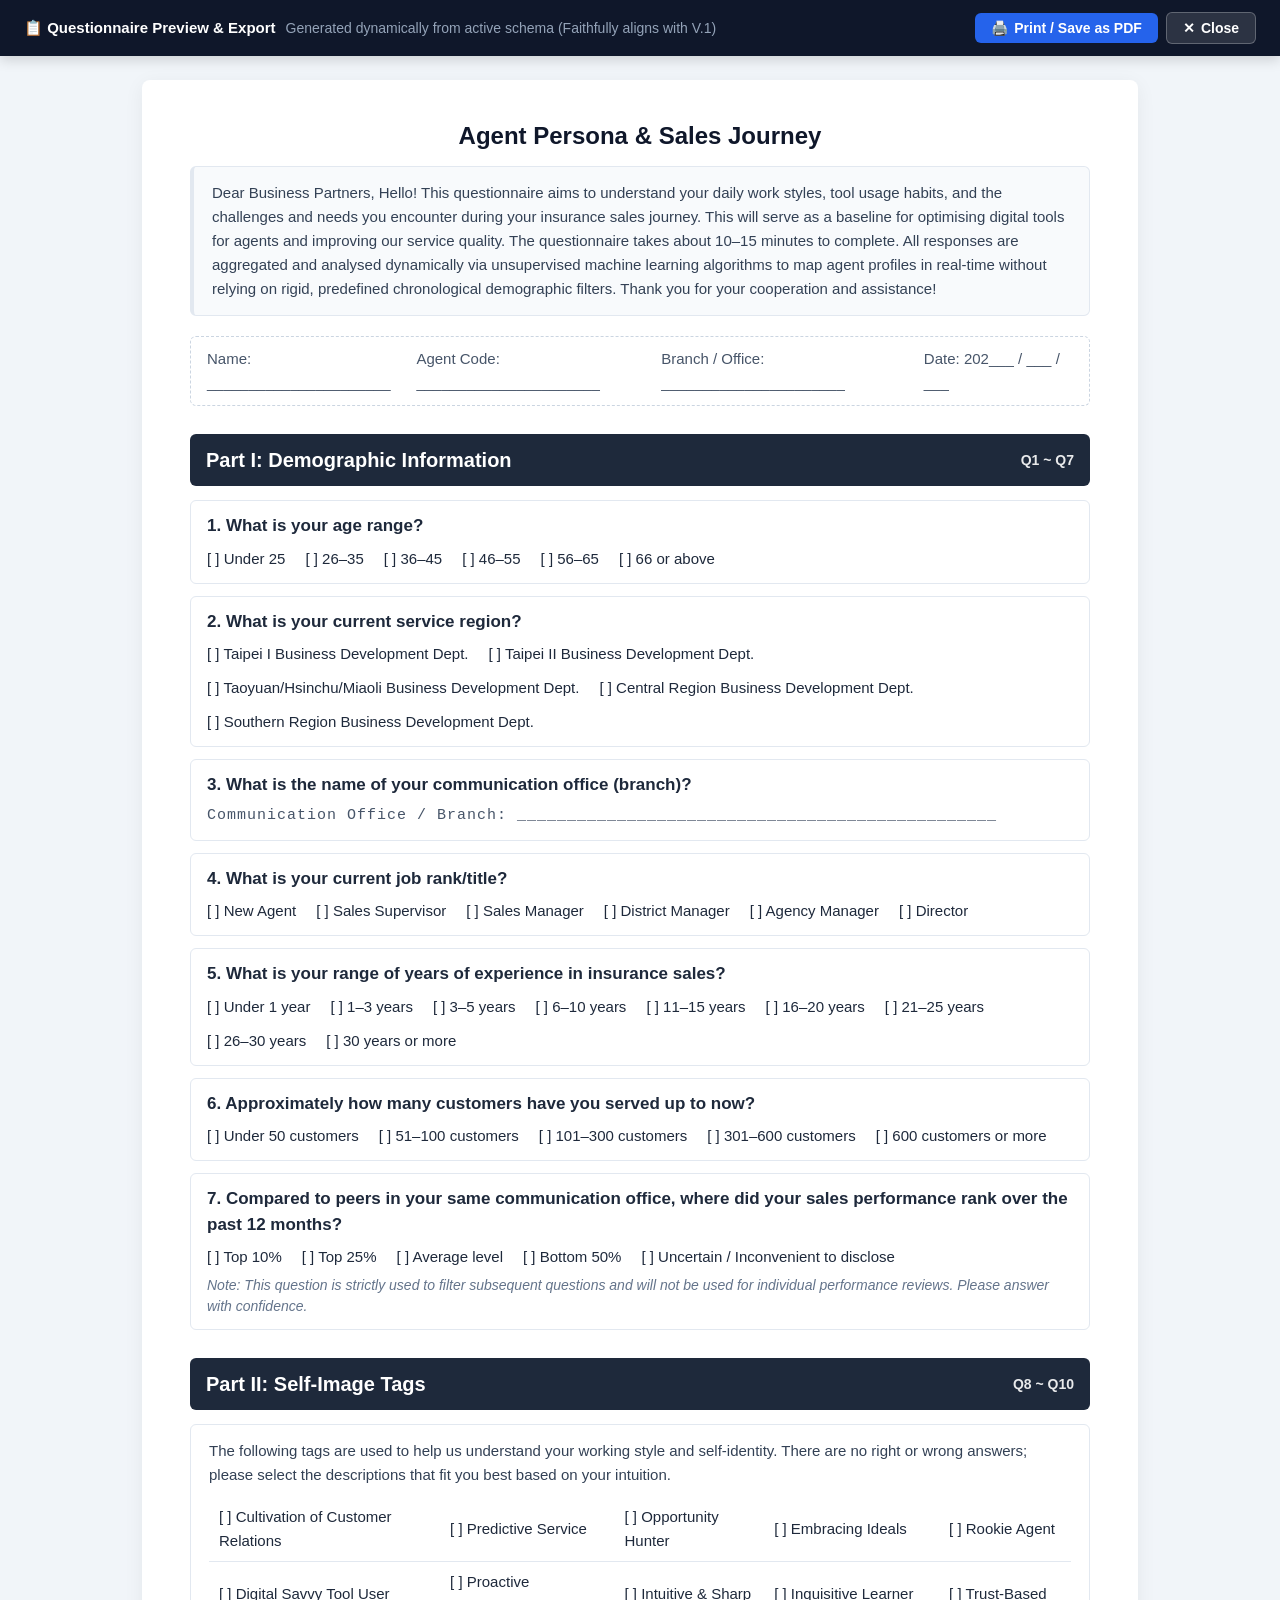
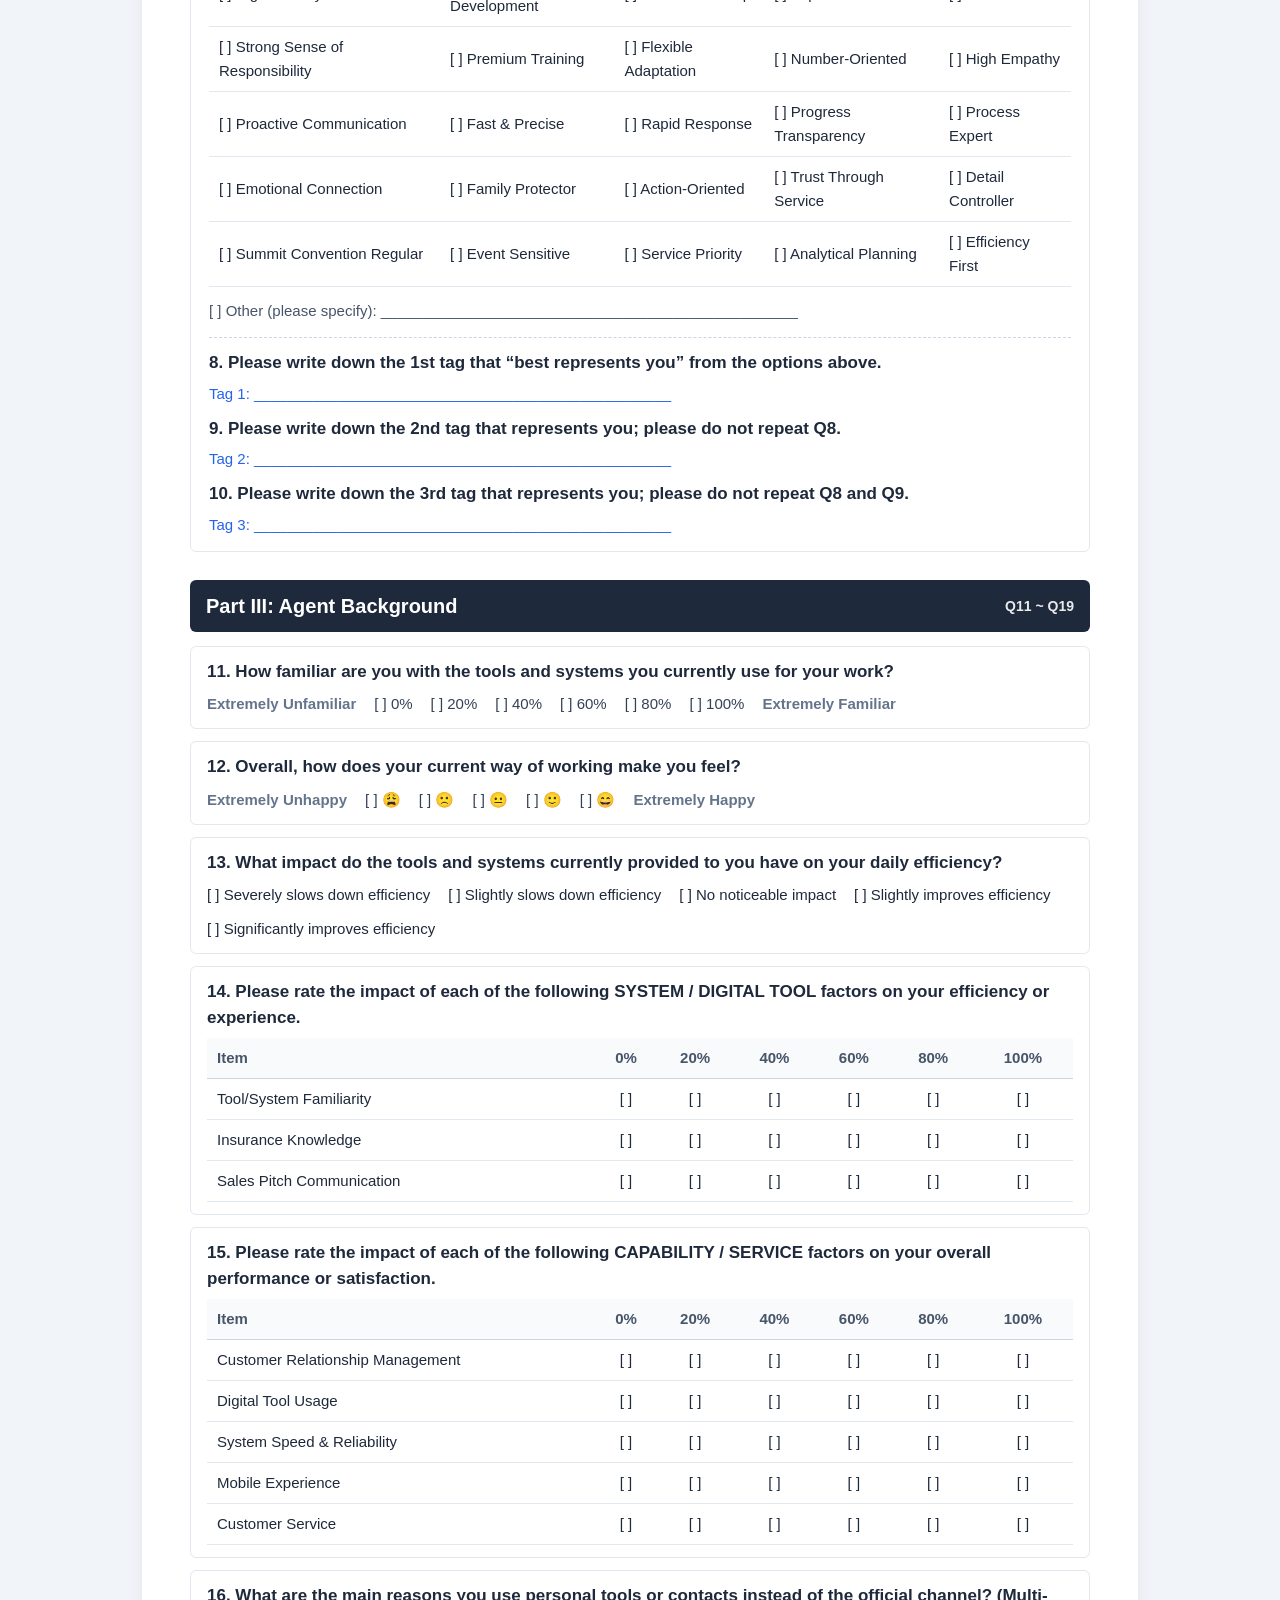
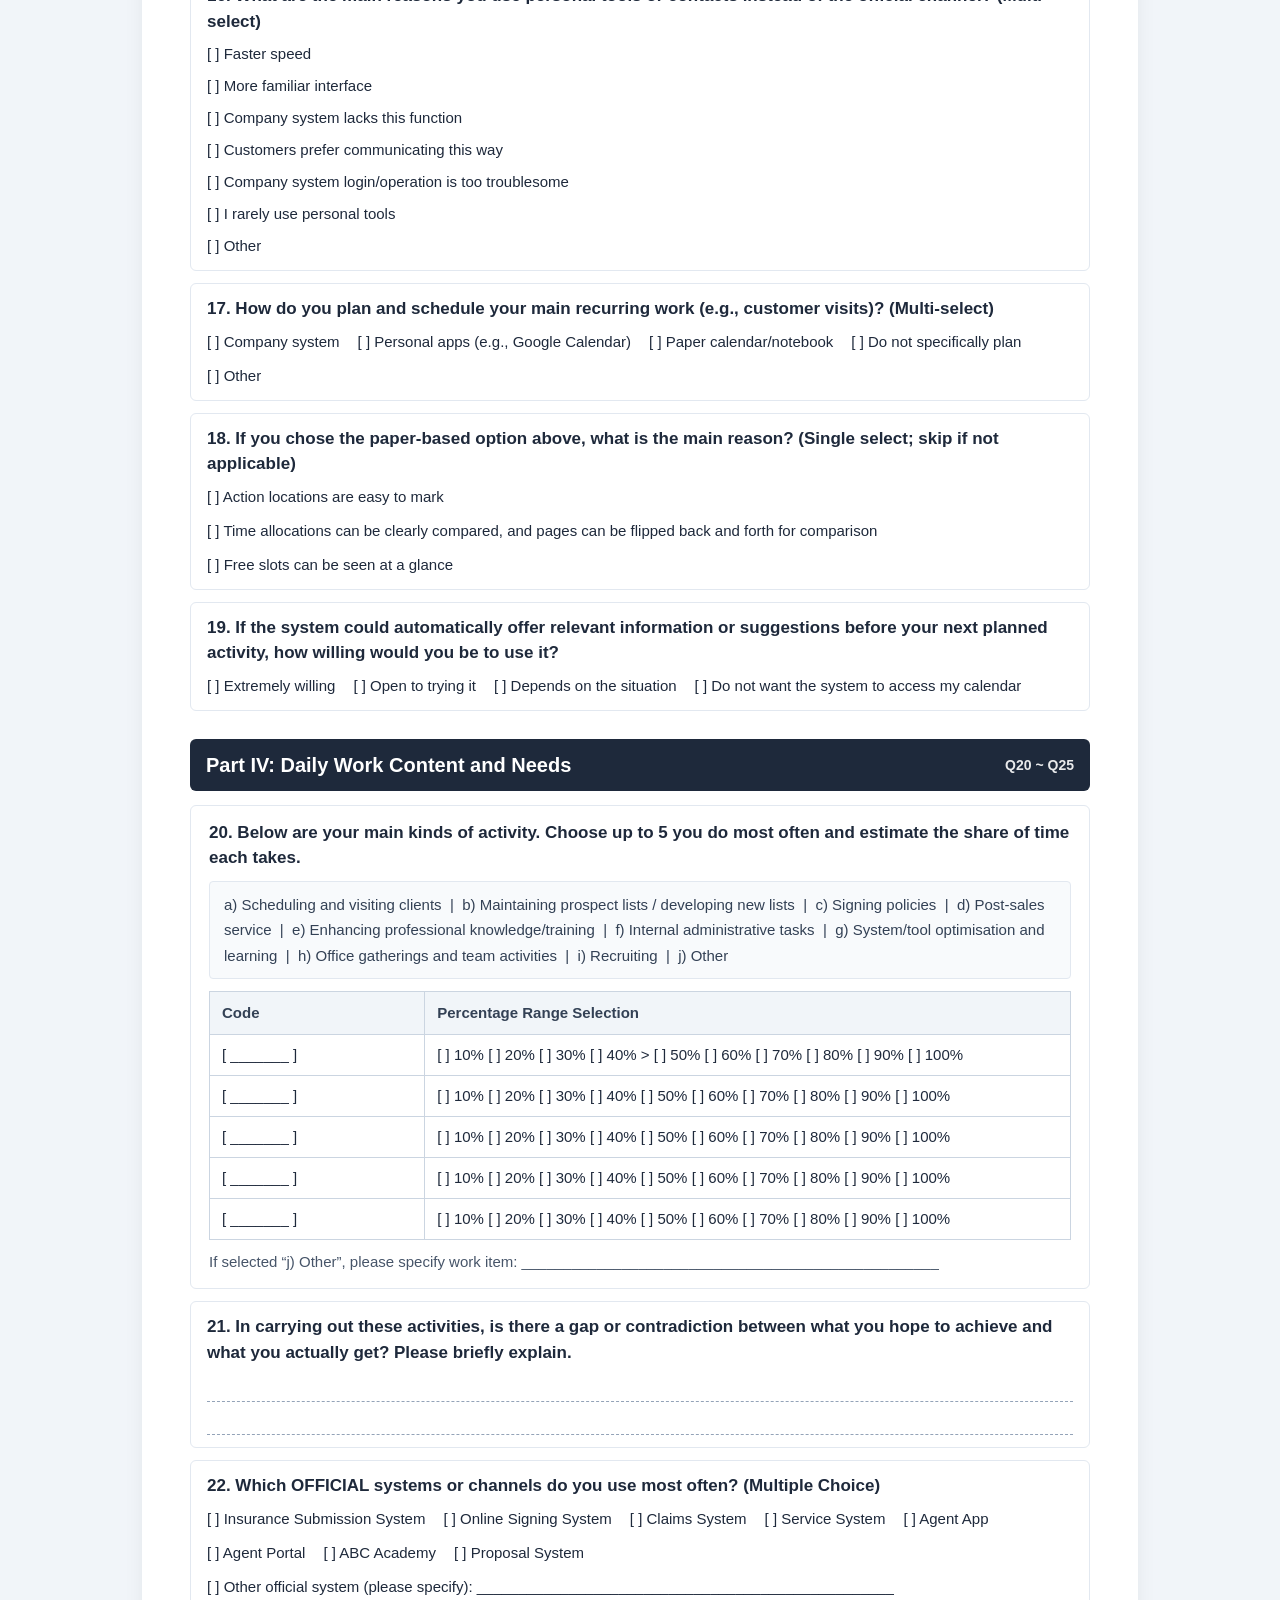
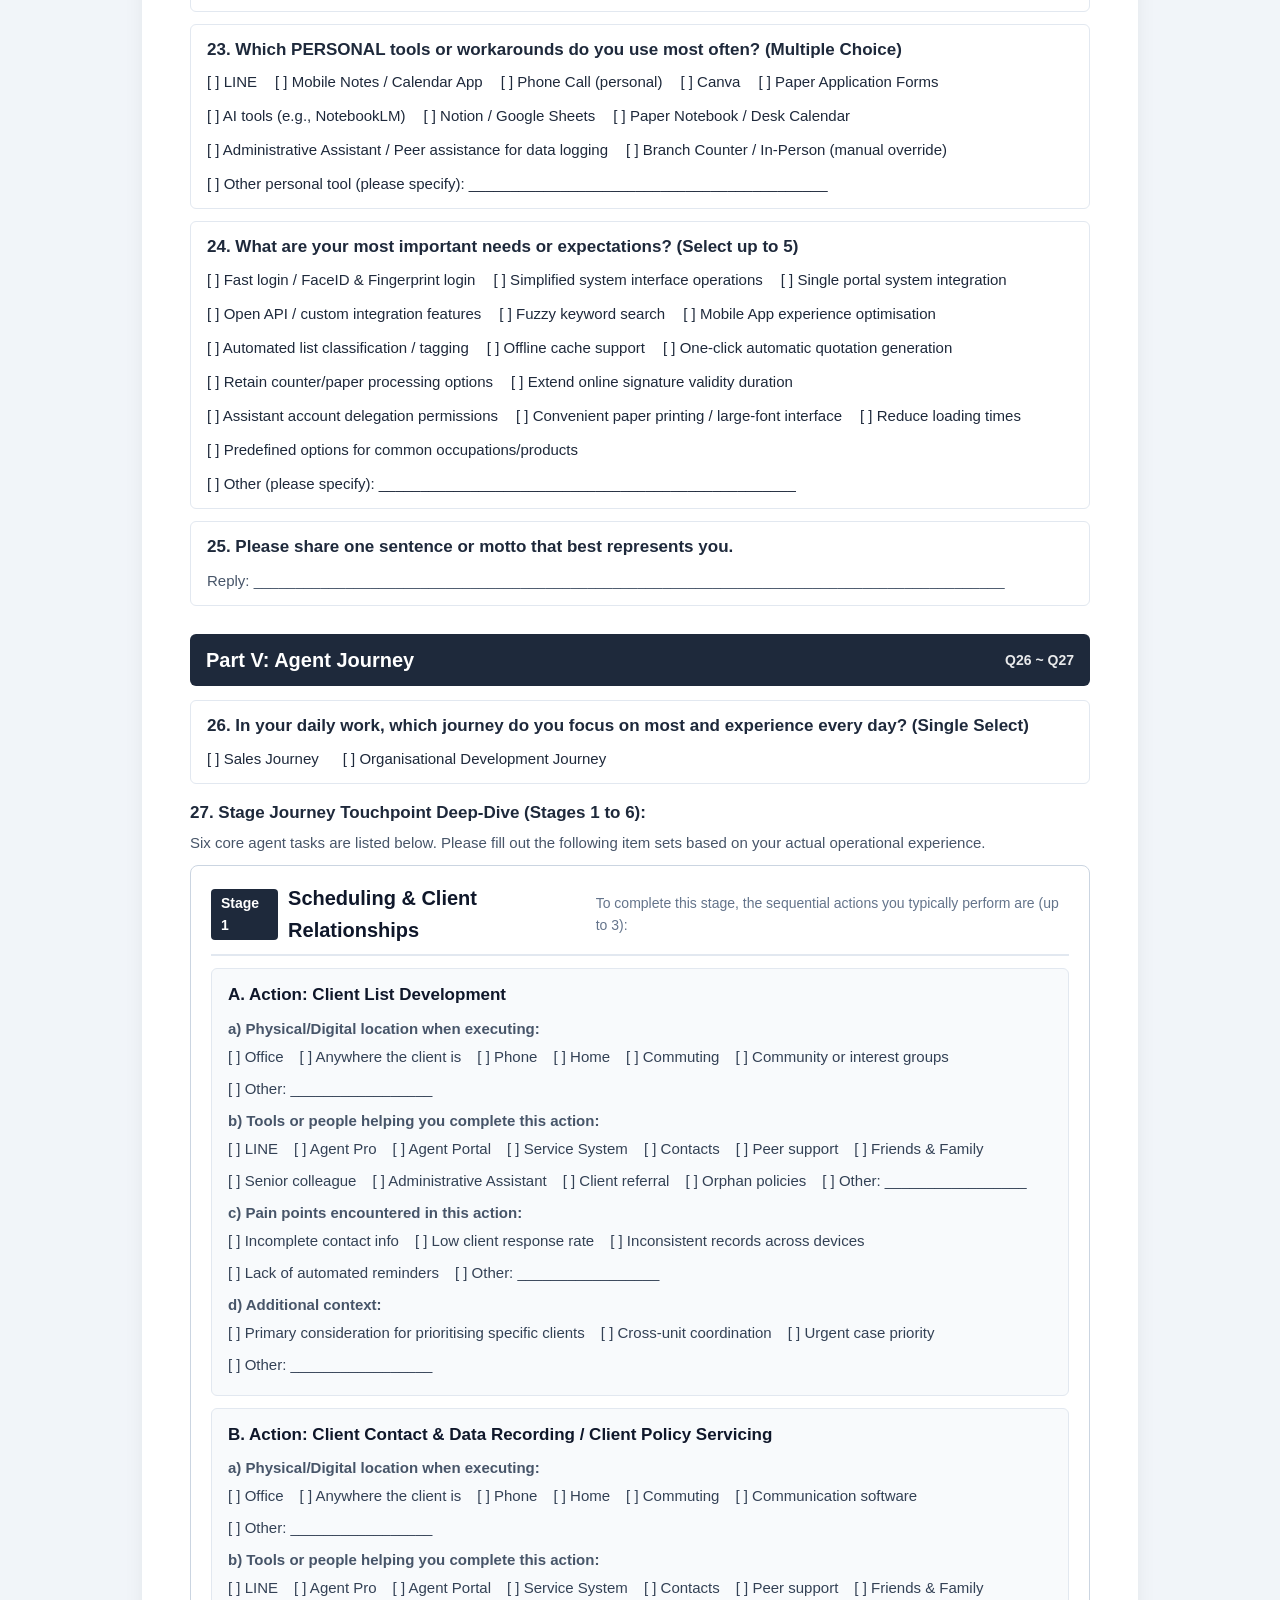
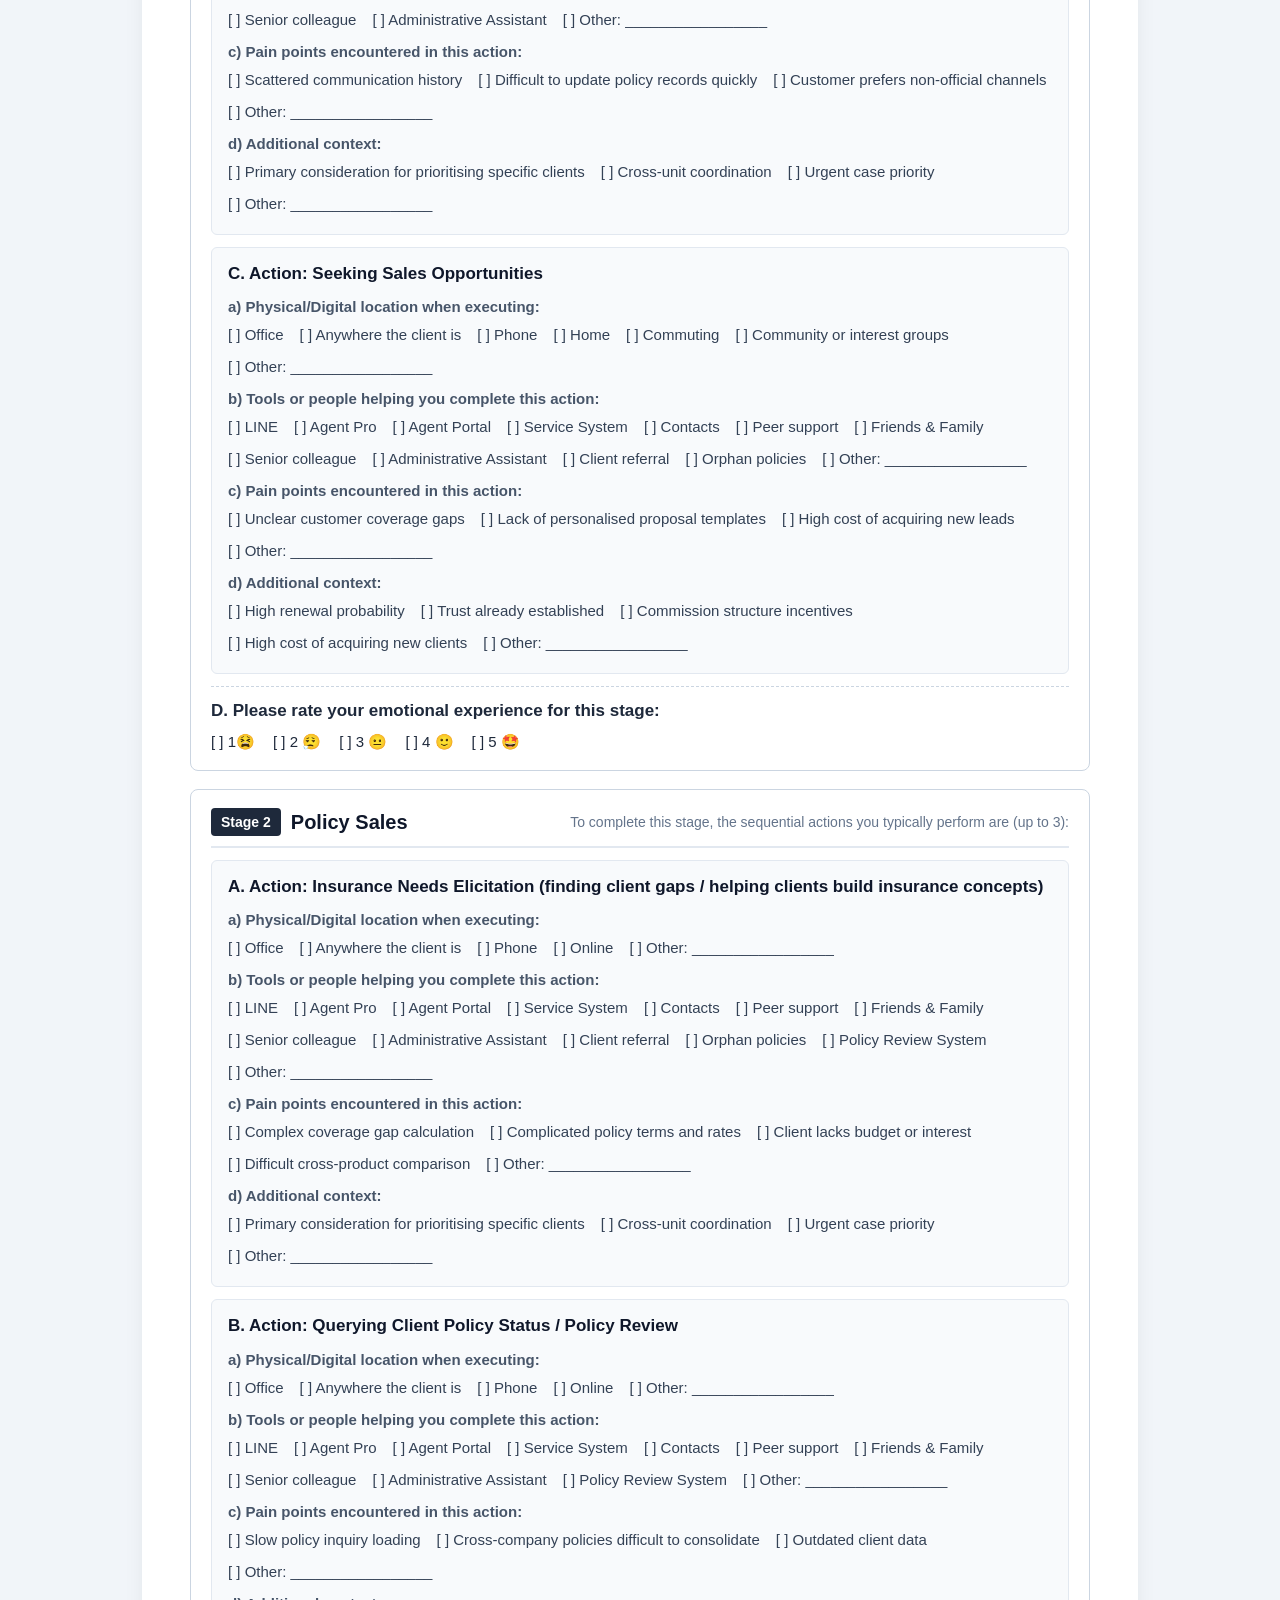
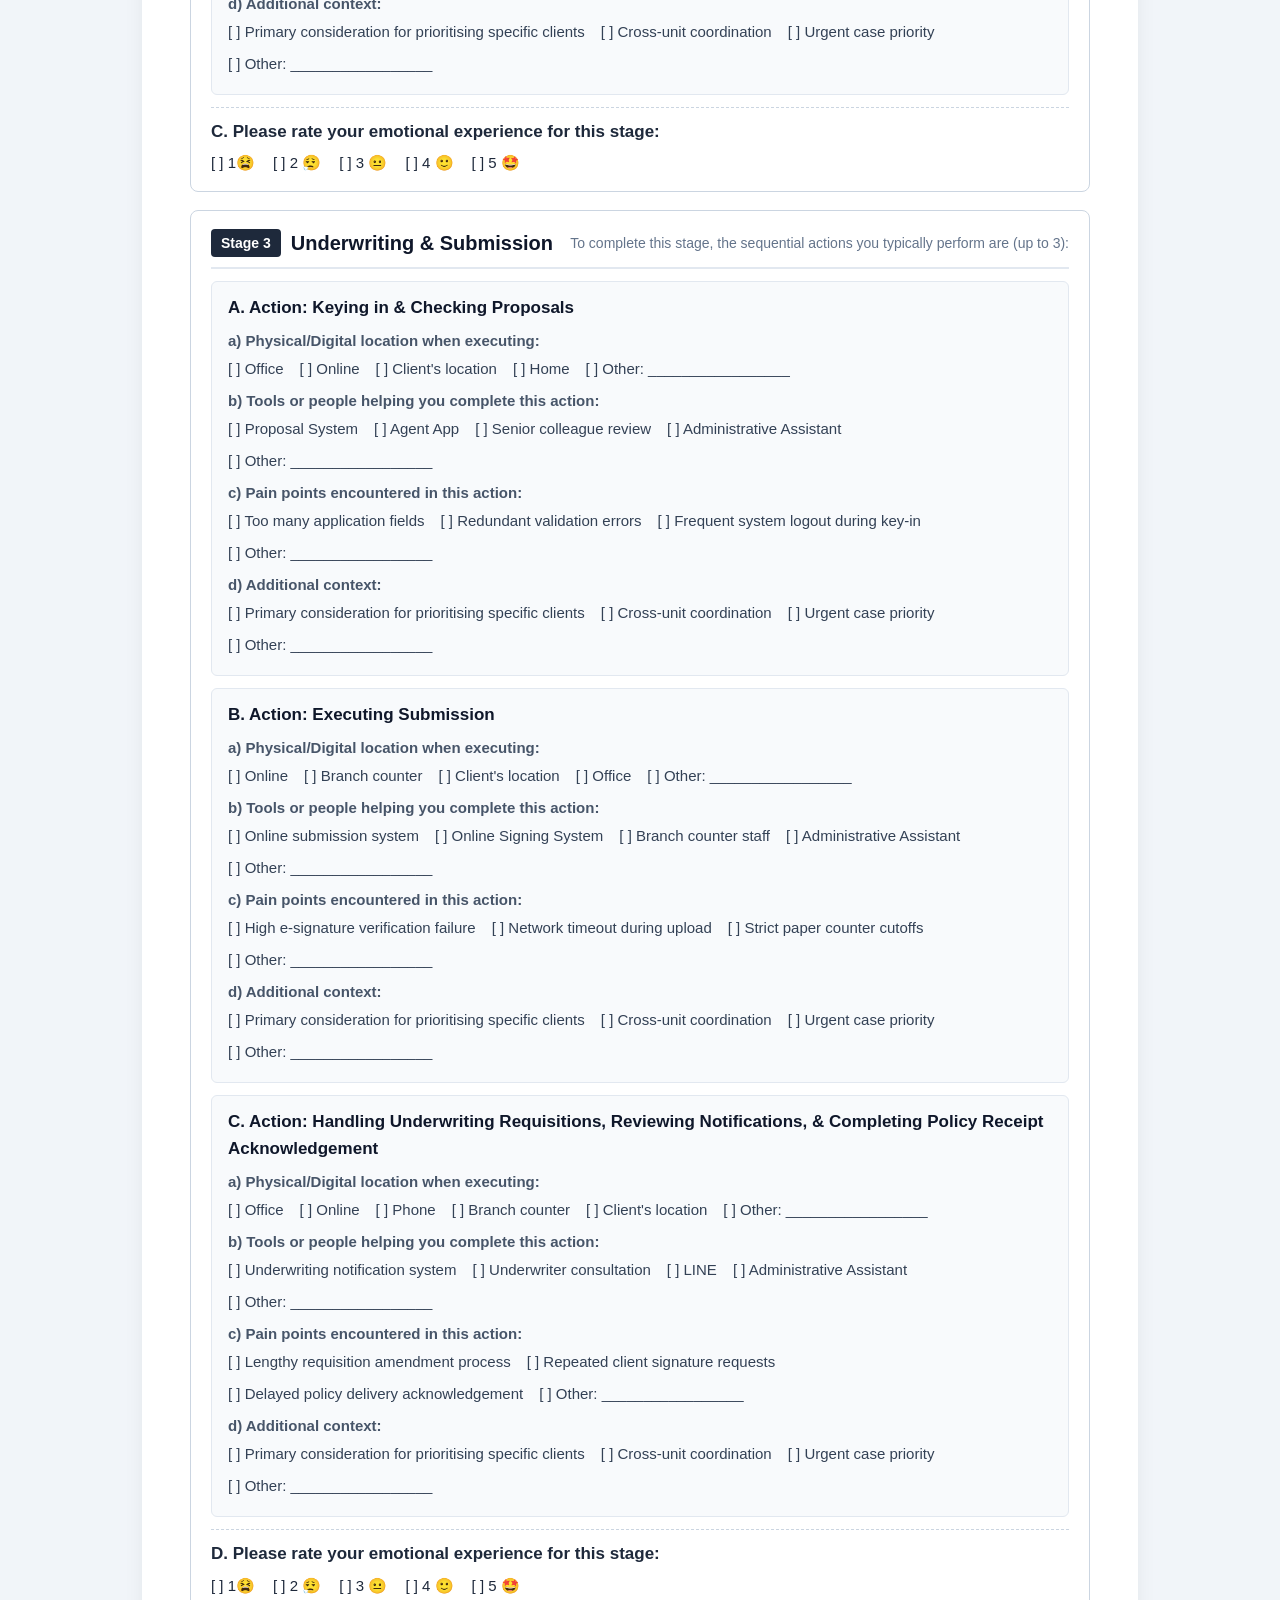
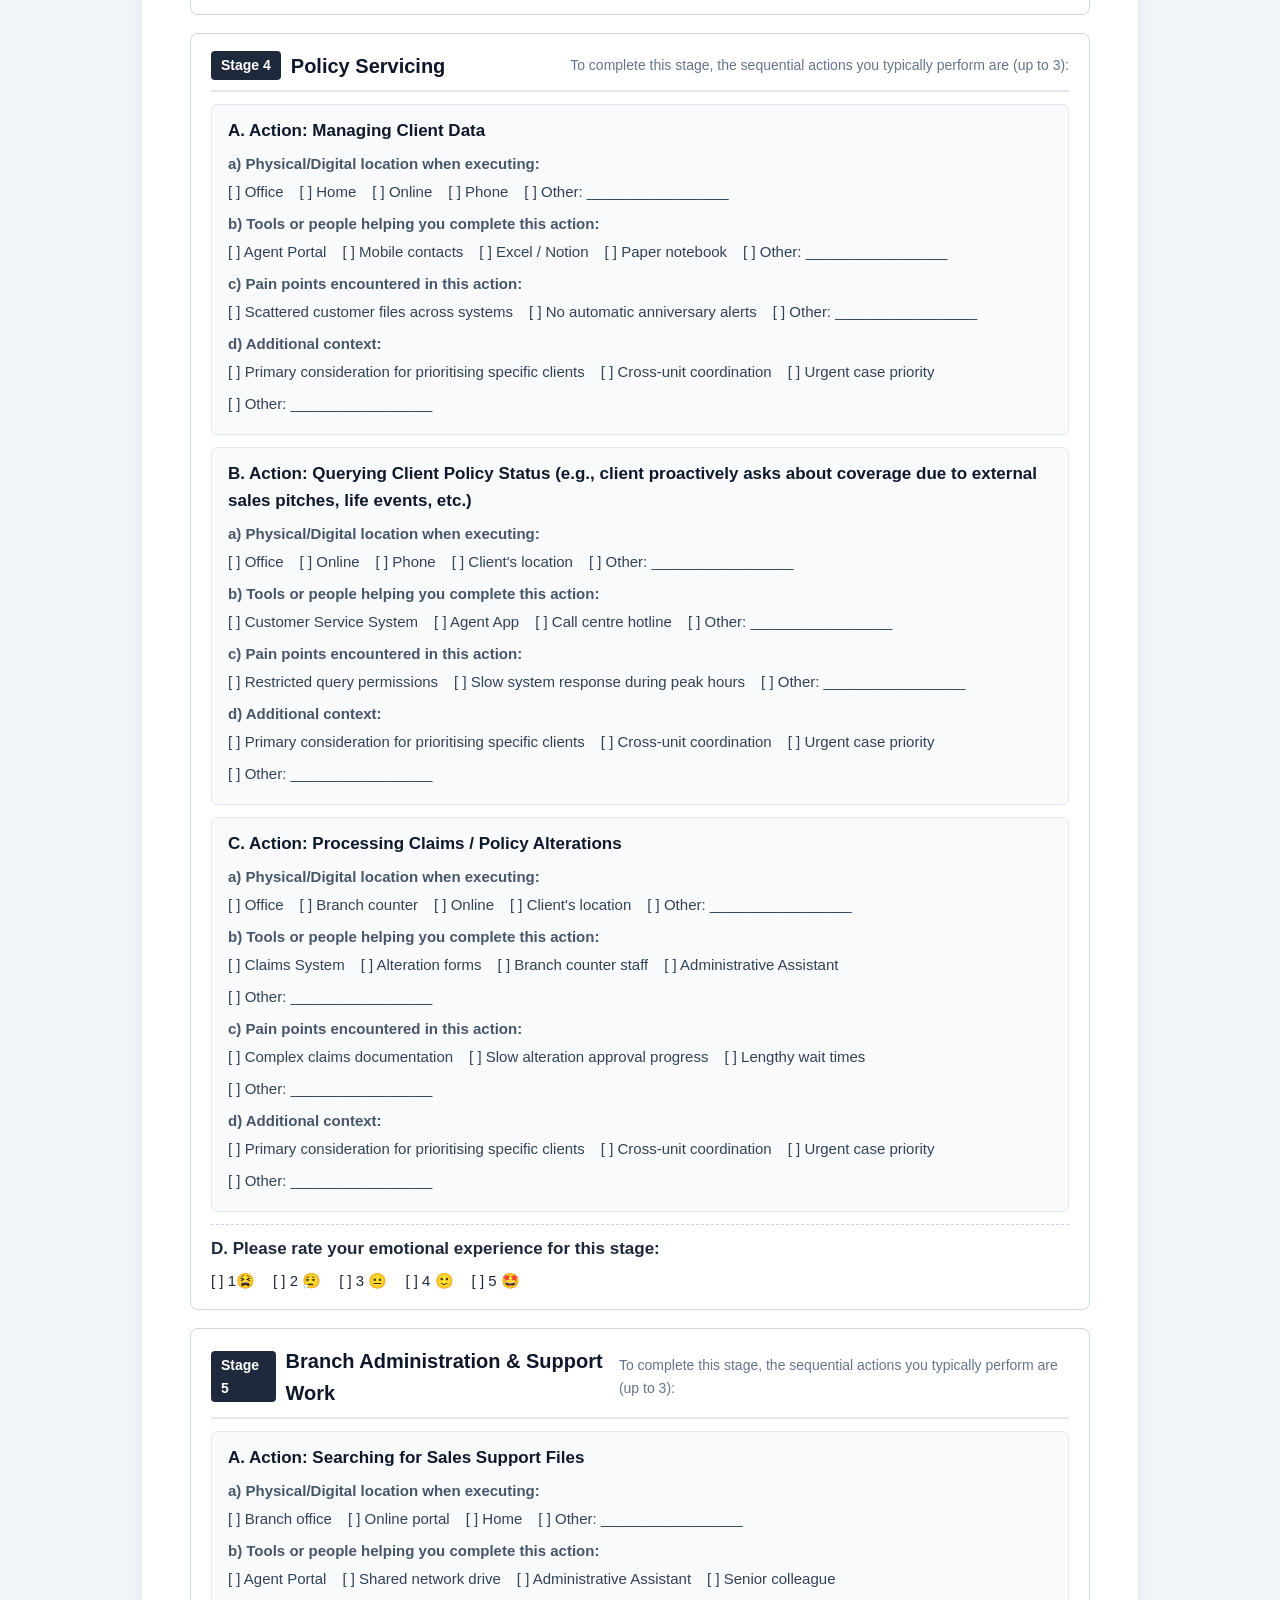
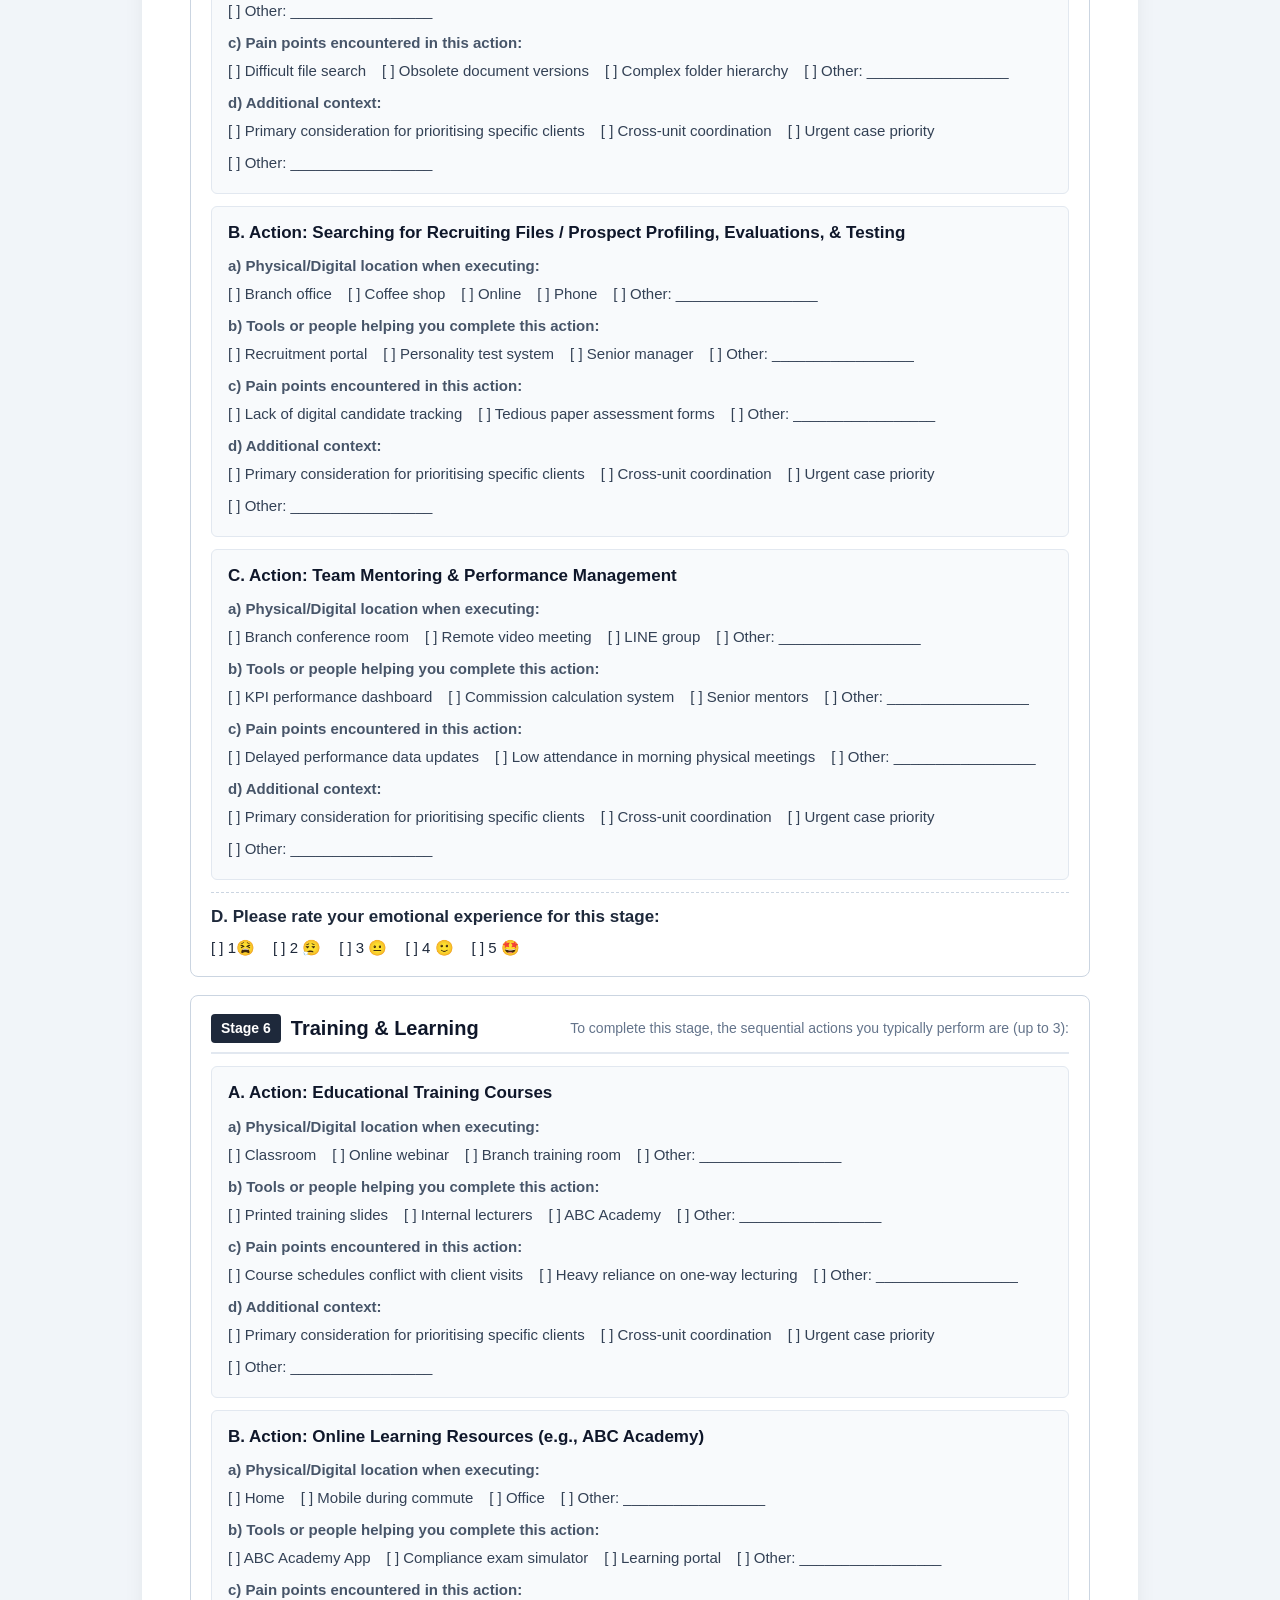
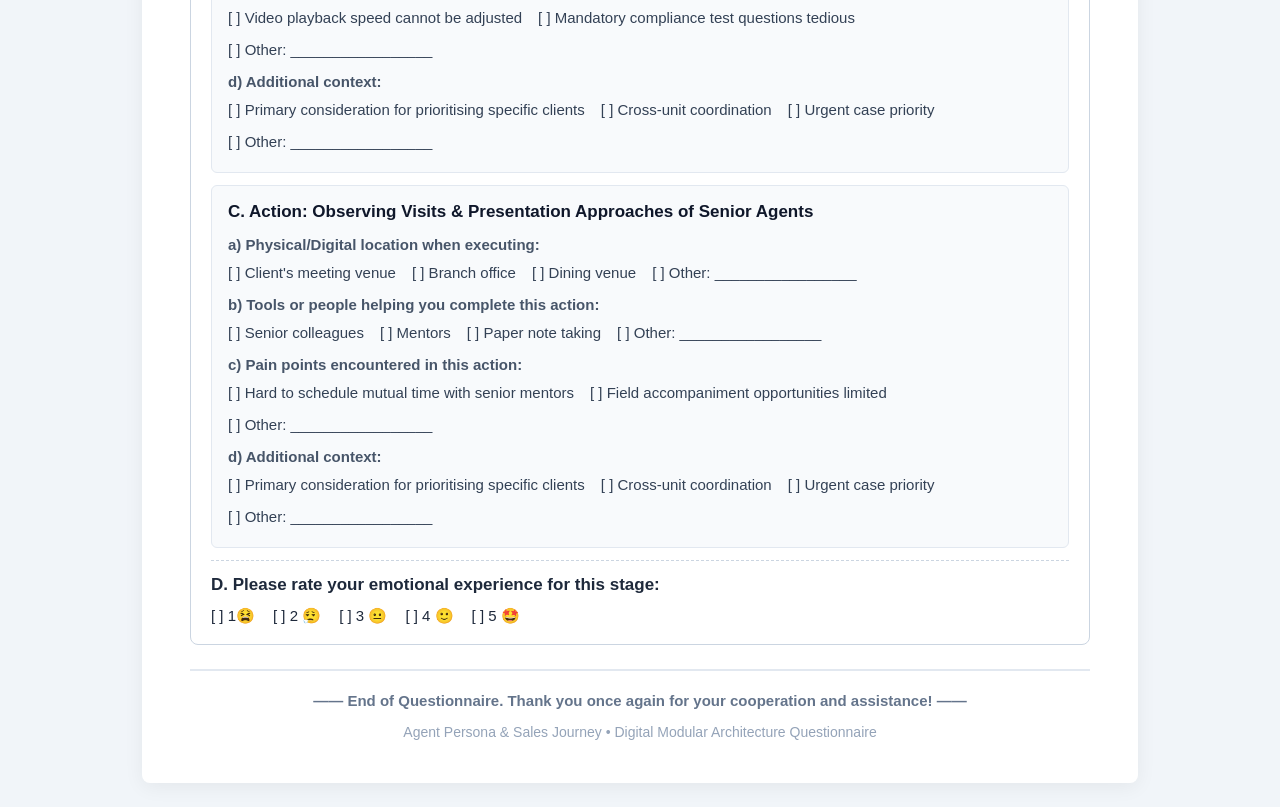
<file: Modular_Questionnaire_Template_EN.html>
<!DOCTYPE html>
<html lang="en">
<head>
    <meta charset="utf-8">
    <title>Agent Persona &amp; Sales Journey</title>
    <style>
        :root {
            --fs-display: 30px;
            --fs-heading: 24px;
            --fs-title: 20px;
            --fs-subtitle: 17px;
            --fs-body: 15px;
            --fs-small: 14px;
            --fs-caption: 13px;
        }
        @page {
            size: A4 portrait;
            margin: 12mm 14mm 12mm 14mm;
        }
        body {
            font-family: -apple-system, BlinkMacSystemFont, "Segoe UI", Roboto, "PingFang TC", "Microsoft JhengHei", Arial, sans-serif;
            color: #1e293b;
            background: #f1f5f9;
            margin: 0;
            padding: 0;
            line-height: 1.6;
            font-size: var(--fs-body);
        }
        .print-toolbar {
            position: sticky;
            top: 0;
            left: 0;
            right: 0;
            background: #0f172a;
            color: #ffffff;
            padding: 12px 24px;
            display: flex;
            align-items: center;
            justify-content: space-between;
            box-shadow: 0 4px 12px rgba(0,0,0,0.15);
            z-index: 10000;
        }
        .btn-tb {
            background: #2563eb;
            color: #ffffff;
            border: none;
            padding: 7px 16px;
            border-radius: 6px;
            font-size: 14px;
            font-weight: 600;
            cursor: pointer;
            display: inline-flex;
            align-items: center;
            gap: 6px;
            text-decoration: none;
        }
        .btn-tb:hover { background: #1d4ed8; }
        .btn-tb-secondary {
            background: rgba(255,255,255,0.12);
            color: #ffffff;
            border: 1px solid rgba(255,255,255,0.25);
        }
        .btn-tb-secondary:hover { background: rgba(255,255,255,0.22); }
        .paper-container {
            max-width: 900px;
            margin: 24px auto;
            background: #ffffff;
            padding: 40px 48px;
            box-shadow: 0 4px 20px rgba(0,0,0,0.06);
            border-radius: 8px;
        }
        h1 {
            font-size: var(--fs-heading);
            font-weight: 800;
            color: #0f172a;
            margin: 0 0 14px 0;
            line-height: 1.35;
            text-align: center;
        }
        .section-header {
            background: #1e293b;
            color: #ffffff;
            padding: 10px 16px;
            border-radius: 6px;
            font-weight: 700;
            font-size: var(--fs-title);
            margin: 28px 0 14px 0;
            display: flex;
            align-items: center;
            justify-content: space-between;
            page-break-after: avoid;
        }
        .table-matrix {
            width: 100%;
            border-collapse: collapse;
            margin-top: 10px;
            font-size: var(--fs-body);
        }
        .table-matrix th {
            background: #f1f5f9;
            color: #334155;
            padding: 9px 12px;
            border: 1px solid #cbd5e1;
            font-weight: 700;
            font-size: var(--fs-body);
        }
        .table-matrix td {
            border: 1px solid #cbd5e1;
            padding: 8px 12px;
            font-size: var(--fs-body);
        }
        @media print {
            .print-toolbar { display: none !important; }
            body { background: #ffffff !important; }
            .paper-container {
                box-shadow: none !important;
                margin: 0 !important;
                padding: 0 !important;
                max-width: 100% !important;
            }
        }
    </style>
</head>
<body>
    <div class="print-toolbar">
        <div style="display: flex; align-items: center; gap: 10px;">
            <span style="font-weight: 700; font-size: 15px;">📋 Questionnaire Preview &amp; Export</span>
            <span style="font-size: var(--fs-small); color: #94a3b8;">Generated dynamically from active schema (Faithfully aligns with V.1)</span>
        </div>
        <div style="display: flex; align-items: center; gap: 8px;">
            <button type="button" class="btn-tb" onclick="window.print()">
                <span>🖨️</span>
                <span>Print / Save as PDF</span>
            </button>
            <button type="button" class="btn-tb btn-tb-secondary" onclick="window.close()">
                <span>✕</span>
                <span>Close</span>
            </button>
        </div>
    </div>

    <div class="paper-container">
        <h1>Agent Persona &amp; Sales Journey</h1>

        <!-- Briefing Instructions Box -->
        <div style="background: #f8fafc; border-left: 4px solid #2563eb; border: 1px solid #e2e8f0; border-left-width: 4px; padding: 14px 18px; border-radius: 6px; margin-bottom: 20px; font-size: var(--fs-body); color: #334155; line-height: 1.6;">
            Dear Business Partners, Hello! This questionnaire aims to understand your daily work styles, tool usage habits, and the challenges and needs you encounter during your insurance sales journey. This will serve as a baseline for optimising digital tools for agents and improving our service quality. The questionnaire takes about 10–15 minutes to complete. All responses are aggregated and analysed dynamically via unsupervised machine learning algorithms to map agent profiles in real-time without relying on rigid, predefined chronological demographic filters. Thank you for your cooperation and assistance!
        </div>

        <!-- Respondent Header Info -->
        <div style="display: flex; justify-content: space-between; align-items: center; background: #ffffff; border: 1px dashed #cbd5e1; padding: 10px 16px; border-radius: 6px; margin-bottom: 20px; font-size: var(--fs-body); color: #475569;">
            <span>Name: ______________________</span>
            <span>Agent Code: ______________________</span>
            <span>Branch / Office: ______________________</span>
            <span>Date: 202___ / ___ / ___</span>
        </div>

        
            <!-- PART: DEMOGRAPHICS -->
            <div class="section-header">
                <span>Part I: Demographic Information</span>
                <span style="font-size: var(--fs-small); opacity: 0.9;">Q1 ~ Q7</span>
            </div>
            
                    <div style="background: #ffffff; border: 1px solid #e2e8f0; border-radius: 6px; padding: 12px 16px; margin-bottom: 12px; page-break-inside: avoid;">
                        <label style="display: block; font-weight: 700; color: #1e293b; font-size: var(--fs-subtitle); line-height: 1.5;">1. What is your age range?</label>
                        <div class="field-options" style="display: flex; flex-wrap: wrap; gap: 10px 20px; font-size: var(--fs-body); margin-top: 8px;"><span>[ ] Under 25</span><span>[ ] 26–35</span><span>[ ] 36–45</span><span>[ ] 46–55</span><span>[ ] 56–65</span><span>[ ] 66 or above</span></div>
                        
                    </div>
                
                    <div style="background: #ffffff; border: 1px solid #e2e8f0; border-radius: 6px; padding: 12px 16px; margin-bottom: 12px; page-break-inside: avoid;">
                        <label style="display: block; font-weight: 700; color: #1e293b; font-size: var(--fs-subtitle); line-height: 1.5;">2. What is your current service region?</label>
                        <div class="field-options" style="display: flex; flex-wrap: wrap; gap: 10px 20px; font-size: var(--fs-body); margin-top: 8px;"><span>[ ] Taipei I Business Development Dept.</span><span>[ ] Taipei II Business Development Dept.</span><span>[ ] Taoyuan/Hsinchu/Miaoli Business Development Dept.</span><span>[ ] Central Region Business Development Dept.</span><span>[ ] Southern Region Business Development Dept.</span></div>
                        
                    </div>
                
                    <div style="background: #ffffff; border: 1px solid #e2e8f0; border-radius: 6px; padding: 12px 16px; margin-bottom: 12px; page-break-inside: avoid;">
                        <label style="display: block; font-weight: 700; color: #1e293b; font-size: var(--fs-subtitle); line-height: 1.5;">3. What is the name of your communication office (branch)?</label>
                        <div class="field-writein" style="font-family: monospace; font-size: var(--fs-body); color: #475569; margin-top: 6px; letter-spacing: 1px;">Communication Office / Branch: ________________________________________________</div>
                        
                    </div>
                
                    <div style="background: #ffffff; border: 1px solid #e2e8f0; border-radius: 6px; padding: 12px 16px; margin-bottom: 12px; page-break-inside: avoid;">
                        <label style="display: block; font-weight: 700; color: #1e293b; font-size: var(--fs-subtitle); line-height: 1.5;">4. What is your current job rank/title?</label>
                        <div class="field-options" style="display: flex; flex-wrap: wrap; gap: 10px 20px; font-size: var(--fs-body); margin-top: 8px;"><span>[ ] New Agent</span><span>[ ] Sales Supervisor</span><span>[ ] Sales Manager</span><span>[ ] District Manager</span><span>[ ] Agency Manager</span><span>[ ] Director</span></div>
                        
                    </div>
                
                    <div style="background: #ffffff; border: 1px solid #e2e8f0; border-radius: 6px; padding: 12px 16px; margin-bottom: 12px; page-break-inside: avoid;">
                        <label style="display: block; font-weight: 700; color: #1e293b; font-size: var(--fs-subtitle); line-height: 1.5;">5. What is your range of years of experience in insurance sales?</label>
                        <div class="field-options" style="display: flex; flex-wrap: wrap; gap: 10px 20px; font-size: var(--fs-body); margin-top: 8px;"><span>[ ] Under 1 year</span><span>[ ] 1–3 years</span><span>[ ] 3–5 years</span><span>[ ] 6–10 years</span><span>[ ] 11–15 years</span><span>[ ] 16–20 years</span><span>[ ] 21–25 years</span><span>[ ] 26–30 years</span><span>[ ] 30 years or more</span></div>
                        
                    </div>
                
                    <div style="background: #ffffff; border: 1px solid #e2e8f0; border-radius: 6px; padding: 12px 16px; margin-bottom: 12px; page-break-inside: avoid;">
                        <label style="display: block; font-weight: 700; color: #1e293b; font-size: var(--fs-subtitle); line-height: 1.5;">6. Approximately how many customers have you served up to now?</label>
                        <div class="field-options" style="display: flex; flex-wrap: wrap; gap: 10px 20px; font-size: var(--fs-body); margin-top: 8px;"><span>[ ] Under 50 customers</span><span>[ ] 51–100 customers</span><span>[ ] 101–300 customers</span><span>[ ] 301–600 customers</span><span>[ ] 600 customers or more</span></div>
                        
                    </div>
                
                    <div style="background: #ffffff; border: 1px solid #e2e8f0; border-radius: 6px; padding: 12px 16px; margin-bottom: 12px; page-break-inside: avoid;">
                        <label style="display: block; font-weight: 700; color: #1e293b; font-size: var(--fs-subtitle); line-height: 1.5;">7. Compared to peers in your same communication office, where did your sales performance rank over the past 12 months?</label>
                        <div class="field-options" style="display: flex; flex-wrap: wrap; gap: 10px 20px; font-size: var(--fs-body); margin-top: 8px;"><span>[ ] Top 10%</span><span>[ ] Top 25%</span><span>[ ] Average level</span><span>[ ] Bottom 50%</span><span>[ ] Uncertain / Inconvenient to disclose</span></div>
                        <div style="font-size: var(--fs-small); color: #64748b; font-style: italic; margin-top: 6px; line-height: 1.5;">Note: This question is strictly used to filter subsequent questions and will not be used for individual performance reviews. Please answer with confidence.</div>
                    </div>
                
        
            <!-- PART: ARCHETYPE TAGS (SELF-IMAGE) -->
            <div class="section-header">
                <span>Part II: Self-Image Tags</span>
                <span style="font-size: var(--fs-small); opacity: 0.9;">Q8 ~ Q10</span>
            </div>

            <div style="background: #ffffff; border: 1px solid #e2e8f0; border-radius: 6px; padding: 14px 18px; margin-bottom: 12px;">
                <p style="margin: 0 0 10px 0; font-size: var(--fs-body); color: #334155; line-height: 1.6;">
                    The following tags are used to help us understand your working style and self-identity. There are no right or wrong answers; please select the descriptions that fit you best based on your intuition.
                </p>
                <table style="width: 100%; border-collapse: collapse; margin-bottom: 12px;">
                    <tbody>
                        <tr style="border-bottom: 1px solid #e2e8f0;"><td style="padding: 8px 10px; font-size: var(--fs-body); color: #1e293b;">[ ] Cultivation of Customer Relations</td><td style="padding: 8px 10px; font-size: var(--fs-body); color: #1e293b;">[ ] Predictive Service</td><td style="padding: 8px 10px; font-size: var(--fs-body); color: #1e293b;">[ ] Opportunity Hunter</td><td style="padding: 8px 10px; font-size: var(--fs-body); color: #1e293b;">[ ] Embracing Ideals</td><td style="padding: 8px 10px; font-size: var(--fs-body); color: #1e293b;">[ ] Rookie Agent</td></tr><tr style="border-bottom: 1px solid #e2e8f0;"><td style="padding: 8px 10px; font-size: var(--fs-body); color: #1e293b;">[ ] Digital Savvy Tool User</td><td style="padding: 8px 10px; font-size: var(--fs-body); color: #1e293b;">[ ] Proactive Development</td><td style="padding: 8px 10px; font-size: var(--fs-body); color: #1e293b;">[ ] Intuitive &amp; Sharp</td><td style="padding: 8px 10px; font-size: var(--fs-body); color: #1e293b;">[ ] Inquisitive Learner</td><td style="padding: 8px 10px; font-size: var(--fs-body); color: #1e293b;">[ ] Trust-Based</td></tr><tr style="border-bottom: 1px solid #e2e8f0;"><td style="padding: 8px 10px; font-size: var(--fs-body); color: #1e293b;">[ ] Strong Sense of Responsibility</td><td style="padding: 8px 10px; font-size: var(--fs-body); color: #1e293b;">[ ] Premium Training</td><td style="padding: 8px 10px; font-size: var(--fs-body); color: #1e293b;">[ ] Flexible Adaptation</td><td style="padding: 8px 10px; font-size: var(--fs-body); color: #1e293b;">[ ] Number-Oriented</td><td style="padding: 8px 10px; font-size: var(--fs-body); color: #1e293b;">[ ] High Empathy</td></tr><tr style="border-bottom: 1px solid #e2e8f0;"><td style="padding: 8px 10px; font-size: var(--fs-body); color: #1e293b;">[ ] Proactive Communication</td><td style="padding: 8px 10px; font-size: var(--fs-body); color: #1e293b;">[ ] Fast &amp; Precise</td><td style="padding: 8px 10px; font-size: var(--fs-body); color: #1e293b;">[ ] Rapid Response</td><td style="padding: 8px 10px; font-size: var(--fs-body); color: #1e293b;">[ ] Progress Transparency</td><td style="padding: 8px 10px; font-size: var(--fs-body); color: #1e293b;">[ ] Process Expert</td></tr><tr style="border-bottom: 1px solid #e2e8f0;"><td style="padding: 8px 10px; font-size: var(--fs-body); color: #1e293b;">[ ] Emotional Connection</td><td style="padding: 8px 10px; font-size: var(--fs-body); color: #1e293b;">[ ] Family Protector</td><td style="padding: 8px 10px; font-size: var(--fs-body); color: #1e293b;">[ ] Action-Oriented</td><td style="padding: 8px 10px; font-size: var(--fs-body); color: #1e293b;">[ ] Trust Through Service</td><td style="padding: 8px 10px; font-size: var(--fs-body); color: #1e293b;">[ ] Detail Controller</td></tr><tr style="border-bottom: 1px solid #e2e8f0;"><td style="padding: 8px 10px; font-size: var(--fs-body); color: #1e293b;">[ ] Summit Convention Regular</td><td style="padding: 8px 10px; font-size: var(--fs-body); color: #1e293b;">[ ] Event Sensitive</td><td style="padding: 8px 10px; font-size: var(--fs-body); color: #1e293b;">[ ] Service Priority</td><td style="padding: 8px 10px; font-size: var(--fs-body); color: #1e293b;">[ ] Analytical Planning</td><td style="padding: 8px 10px; font-size: var(--fs-body); color: #1e293b;">[ ] Efficiency First</td></tr>
                    </tbody>
                </table>
                <div style="font-size: var(--fs-body); color: #475569; margin-bottom: 14px;">
                    [ ] Other (please specify): __________________________________________________
                </div>

                <div style="display: flex; flex-direction: column; gap: 10px; border-top: 1px dashed #cbd5e1; padding-top: 12px;">
                    <div>
                        <label style="display: block; font-weight: 700; color: #1e293b; font-size: var(--fs-subtitle); line-height: 1.5;">
                            8. Please write down the 1st tag that “best represents you” from the options above.
                        </label>
                        <div style="font-size: var(--fs-body); color: #2563eb; margin-top: 6px;">
                            Tag 1: __________________________________________________
                        </div>
                    </div>
                    <div>
                        <label style="display: block; font-weight: 700; color: #1e293b; font-size: var(--fs-subtitle); line-height: 1.5;">
                            9. Please write down the 2nd tag that represents you; please do not repeat Q8.
                        </label>
                        <div style="font-size: var(--fs-body); color: #2563eb; margin-top: 6px;">
                            Tag 2: __________________________________________________
                        </div>
                    </div>
                    <div>
                        <label style="display: block; font-weight: 700; color: #1e293b; font-size: var(--fs-subtitle); line-height: 1.5;">
                            10. Please write down the 3rd tag that represents you; please do not repeat Q8 and Q9.
                        </label>
                        <div style="font-size: var(--fs-body); color: #2563eb; margin-top: 6px;">
                            Tag 3: __________________________________________________
                        </div>
                    </div>
                </div>
            </div>
        
            <div class="section-header">
                <span>Part III: Agent Background</span>
                <span style="font-size: var(--fs-small); opacity: 0.9;">Q11 ~ Q19</span>
            </div>

            <!-- Agent Tools Familiarity (Q11) -->
            <div style="background: #ffffff; border: 1px solid #e2e8f0; border-radius: 6px; padding: 12px 16px; margin-bottom: 12px; page-break-inside: avoid;">
                <label style="display: block; font-weight: 700; color: #1e293b; font-size: var(--fs-subtitle); line-height: 1.5;">
                    11. How familiar are you with the tools and systems you currently use for your work?
                </label>
                <div style="display: flex; flex-wrap: wrap; align-items: center; gap: 10px 18px; font-size: var(--fs-body); margin-top: 8px; color: #334155;">
                    <span style="font-weight: 600; color: #64748b;">Extremely Unfamiliar</span>
                    <span>[ ] 0%</span> <span>[ ] 20%</span> <span>[ ] 40%</span> <span>[ ] 60%</span> <span>[ ] 80%</span> <span>[ ] 100%</span>
                    <span style="font-weight: 600; color: #64748b;">Extremely Familiar</span>
                </div>
            </div>

            <!-- Work Feeling Emoji Scale (Q12) -->
            <div style="background: #ffffff; border: 1px solid #e2e8f0; border-radius: 6px; padding: 12px 16px; margin-bottom: 12px; page-break-inside: avoid;">
                <label style="display: block; font-weight: 700; color: #1e293b; font-size: var(--fs-subtitle); line-height: 1.5;">
                    12. Overall, how does your current way of working make you feel?
                </label>
                <div style="display: flex; flex-wrap: wrap; align-items: center; gap: 10px 18px; font-size: var(--fs-body); margin-top: 8px; color: #334155;">
                    <span style="font-weight: 600; color: #64748b;">Extremely Unhappy</span>
                    <span>[ ] 😩</span> <span>[ ] 🙁</span> <span>[ ] 😐</span> <span>[ ] 🙂</span> <span>[ ] 😄</span>
                    <span style="font-weight: 600; color: #64748b;">Extremely Happy</span>
                </div>
            </div>

            <!-- Tools Efficiency Impact (Q13) -->
            <div style="background: #ffffff; border: 1px solid #e2e8f0; border-radius: 6px; padding: 12px 16px; margin-bottom: 12px; page-break-inside: avoid;">
                <label style="display: block; font-weight: 700; color: #1e293b; font-size: var(--fs-subtitle); line-height: 1.5;">
                    13. What impact do the tools and systems currently provided to you have on your daily efficiency?
                </label>
                <div style="display: flex; flex-wrap: wrap; gap: 10px 18px; font-size: var(--fs-body); margin-top: 8px;">
                    <span>[ ] Severely slows down efficiency</span><span>[ ] Slightly slows down efficiency</span><span>[ ] No noticeable impact</span><span>[ ] Slightly improves efficiency</span><span>[ ] Significantly improves efficiency</span>
                </div>
            </div>

            <!-- System / Digital Tool Factors Matrix (Q14) -->
            <div style="background: #ffffff; border: 1px solid #e2e8f0; border-radius: 6px; padding: 12px 16px; margin-bottom: 12px; page-break-inside: avoid;">
                <label style="display: block; font-weight: 700; color: #1e293b; font-size: var(--fs-subtitle); line-height: 1.5;">
                    14. Please rate the impact of each of the following SYSTEM / DIGITAL TOOL factors on your efficiency or experience.
                </label>
                <table style="width: 100%; border-collapse: collapse; margin-top: 8px; font-size: var(--fs-body);">
                    <thead>
                        <tr style="background: #f8fafc; border-bottom: 1.5px solid #cbd5e1; color: #475569;">
                            <th style="text-align: left; padding: 8px 10px; width: 45%;">Item</th>
                            <th style="text-align: center;">0%</th><th style="text-align: center;">20%</th><th style="text-align: center;">40%</th><th style="text-align: center;">60%</th><th style="text-align: center;">80%</th><th style="text-align: center;">100%</th>
                        </tr>
                    </thead>
                    <tbody>
                        
                            <tr style="border-bottom: 1px solid #e2e8f0;">
                                <td style="padding: 8px 10px; color: #1e293b; font-weight: 500;">Tool/System Familiarity</td>
                                <td style="text-align: center; padding: 6px 4px;">[ ]</td><td style="text-align: center; padding: 6px 4px;">[ ]</td><td style="text-align: center; padding: 6px 4px;">[ ]</td><td style="text-align: center; padding: 6px 4px;">[ ]</td><td style="text-align: center; padding: 6px 4px;">[ ]</td><td style="text-align: center; padding: 6px 4px;">[ ]</td>
                            </tr>
                        
                            <tr style="border-bottom: 1px solid #e2e8f0;">
                                <td style="padding: 8px 10px; color: #1e293b; font-weight: 500;">Insurance Knowledge</td>
                                <td style="text-align: center; padding: 6px 4px;">[ ]</td><td style="text-align: center; padding: 6px 4px;">[ ]</td><td style="text-align: center; padding: 6px 4px;">[ ]</td><td style="text-align: center; padding: 6px 4px;">[ ]</td><td style="text-align: center; padding: 6px 4px;">[ ]</td><td style="text-align: center; padding: 6px 4px;">[ ]</td>
                            </tr>
                        
                            <tr style="border-bottom: 1px solid #e2e8f0;">
                                <td style="padding: 8px 10px; color: #1e293b; font-weight: 500;">Sales Pitch Communication</td>
                                <td style="text-align: center; padding: 6px 4px;">[ ]</td><td style="text-align: center; padding: 6px 4px;">[ ]</td><td style="text-align: center; padding: 6px 4px;">[ ]</td><td style="text-align: center; padding: 6px 4px;">[ ]</td><td style="text-align: center; padding: 6px 4px;">[ ]</td><td style="text-align: center; padding: 6px 4px;">[ ]</td>
                            </tr>
                        
                    </tbody>
                </table>
            </div>

            <!-- Professional Capabilities Matrix (Q15) -->
            <div style="background: #ffffff; border: 1px solid #e2e8f0; border-radius: 6px; padding: 12px 16px; margin-bottom: 12px; page-break-inside: avoid;">
                <label style="display: block; font-weight: 700; color: #1e293b; font-size: var(--fs-subtitle); line-height: 1.5;">
                    15. Please rate the impact of each of the following CAPABILITY / SERVICE factors on your overall performance or satisfaction.
                </label>
                <table style="width: 100%; border-collapse: collapse; margin-top: 8px; font-size: var(--fs-body);">
                    <thead>
                        <tr style="background: #f8fafc; border-bottom: 1.5px solid #cbd5e1; color: #475569;">
                            <th style="text-align: left; padding: 8px 10px; width: 45%;">Item</th>
                            <th style="text-align: center;">0%</th><th style="text-align: center;">20%</th><th style="text-align: center;">40%</th><th style="text-align: center;">60%</th><th style="text-align: center;">80%</th><th style="text-align: center;">100%</th>
                        </tr>
                    </thead>
                    <tbody>
                        
                            <tr style="border-bottom: 1px solid #e2e8f0;">
                                <td style="padding: 8px 10px; color: #1e293b; font-weight: 500;">Customer Relationship Management</td>
                                <td style="text-align: center; padding: 6px 4px;">[ ]</td><td style="text-align: center; padding: 6px 4px;">[ ]</td><td style="text-align: center; padding: 6px 4px;">[ ]</td><td style="text-align: center; padding: 6px 4px;">[ ]</td><td style="text-align: center; padding: 6px 4px;">[ ]</td><td style="text-align: center; padding: 6px 4px;">[ ]</td>
                            </tr>
                        
                            <tr style="border-bottom: 1px solid #e2e8f0;">
                                <td style="padding: 8px 10px; color: #1e293b; font-weight: 500;">Digital Tool Usage</td>
                                <td style="text-align: center; padding: 6px 4px;">[ ]</td><td style="text-align: center; padding: 6px 4px;">[ ]</td><td style="text-align: center; padding: 6px 4px;">[ ]</td><td style="text-align: center; padding: 6px 4px;">[ ]</td><td style="text-align: center; padding: 6px 4px;">[ ]</td><td style="text-align: center; padding: 6px 4px;">[ ]</td>
                            </tr>
                        
                            <tr style="border-bottom: 1px solid #e2e8f0;">
                                <td style="padding: 8px 10px; color: #1e293b; font-weight: 500;">System Speed &amp; Reliability</td>
                                <td style="text-align: center; padding: 6px 4px;">[ ]</td><td style="text-align: center; padding: 6px 4px;">[ ]</td><td style="text-align: center; padding: 6px 4px;">[ ]</td><td style="text-align: center; padding: 6px 4px;">[ ]</td><td style="text-align: center; padding: 6px 4px;">[ ]</td><td style="text-align: center; padding: 6px 4px;">[ ]</td>
                            </tr>
                        
                            <tr style="border-bottom: 1px solid #e2e8f0;">
                                <td style="padding: 8px 10px; color: #1e293b; font-weight: 500;">Mobile Experience</td>
                                <td style="text-align: center; padding: 6px 4px;">[ ]</td><td style="text-align: center; padding: 6px 4px;">[ ]</td><td style="text-align: center; padding: 6px 4px;">[ ]</td><td style="text-align: center; padding: 6px 4px;">[ ]</td><td style="text-align: center; padding: 6px 4px;">[ ]</td><td style="text-align: center; padding: 6px 4px;">[ ]</td>
                            </tr>
                        
                            <tr style="border-bottom: 1px solid #e2e8f0;">
                                <td style="padding: 8px 10px; color: #1e293b; font-weight: 500;">Customer Service</td>
                                <td style="text-align: center; padding: 6px 4px;">[ ]</td><td style="text-align: center; padding: 6px 4px;">[ ]</td><td style="text-align: center; padding: 6px 4px;">[ ]</td><td style="text-align: center; padding: 6px 4px;">[ ]</td><td style="text-align: center; padding: 6px 4px;">[ ]</td><td style="text-align: center; padding: 6px 4px;">[ ]</td>
                            </tr>
                        
                    </tbody>
                </table>
            </div>

            <!-- LINE / Personal Tools Reasons (Q16) -->
            <div style="background: #ffffff; border: 1px solid #e2e8f0; border-radius: 6px; padding: 12px 16px; margin-bottom: 12px; page-break-inside: avoid;">
                <label style="display: block; font-weight: 700; color: #1e293b; font-size: var(--fs-subtitle); line-height: 1.5;">
                    16. What are the main reasons you use personal tools or contacts instead of the official channel? (Multi-select)
                </label>
                <div style="display: flex; flex-direction: column; gap: 8px; font-size: var(--fs-body); margin-top: 8px;">
                    <span>[ ] Faster speed</span><span>[ ] More familiar interface</span><span>[ ] Company system lacks this function</span><span>[ ] Customers prefer communicating this way</span><span>[ ] Company system login/operation is too troublesome</span><span>[ ] I rarely use personal tools</span><span>[ ] Other</span>
                </div>
            </div>

            <!-- Customer Visit Scheduling (Q17) -->
            <div style="background: #ffffff; border: 1px solid #e2e8f0; border-radius: 6px; padding: 12px 16px; margin-bottom: 12px; page-break-inside: avoid;">
                <label style="display: block; font-weight: 700; color: #1e293b; font-size: var(--fs-subtitle); line-height: 1.5;">
                    17. How do you plan and schedule your main recurring work (e.g., customer visits)? (Multi-select)
                </label>
                <div style="display: flex; flex-wrap: wrap; gap: 10px 18px; font-size: var(--fs-body); margin-top: 8px;">
                    <span>[ ] Company system</span><span>[ ] Personal apps (e.g., Google Calendar)</span><span>[ ] Paper calendar/notebook</span><span>[ ] Do not specifically plan</span><span>[ ] Other</span>
                </div>
            </div>

            <!-- Paper Calendar Reason (Q18) -->
            <div style="background: #ffffff; border: 1px solid #e2e8f0; border-radius: 6px; padding: 12px 16px; margin-bottom: 12px; page-break-inside: avoid;">
                <label style="display: block; font-weight: 700; color: #1e293b; font-size: var(--fs-subtitle); line-height: 1.5;">
                    18. If you chose the paper-based option above, what is the main reason? (Single select; skip if not applicable)
                </label>
                <div style="display: flex; flex-wrap: wrap; gap: 10px 18px; font-size: var(--fs-body); margin-top: 8px;">
                    <span>[ ] Action locations are easy to mark</span><span>[ ] Time allocations can be clearly compared, and pages can be flipped back and forth for comparison</span><span>[ ] Free slots can be seen at a glance</span>
                </div>
            </div>

            <!-- Calendar Proactive Suggestions Willingness (Q19) -->
            <div style="background: #ffffff; border: 1px solid #e2e8f0; border-radius: 6px; padding: 12px 16px; margin-bottom: 12px; page-break-inside: avoid;">
                <label style="display: block; font-weight: 700; color: #1e293b; font-size: var(--fs-subtitle); line-height: 1.5;">
                    19. If the system could automatically offer relevant information or suggestions before your next planned activity, how willing would you be to use it?
                </label>
                <div style="display: flex; flex-wrap: wrap; gap: 10px 18px; font-size: var(--fs-body); margin-top: 8px;">
                    <span>[ ] Extremely willing</span><span>[ ] Open to trying it</span><span>[ ] Depends on the situation</span><span>[ ] Do not want the system to access my calendar</span>
                </div>
            </div>
        
            <!-- PART: DAILY WORK CONTENT & NEEDS -->
            <div class="section-header">
                <span>Part IV: Daily Work Content and Needs</span>
                <span style="font-size: var(--fs-small); opacity: 0.9;">Q20 ~ Q25</span>
            </div>

            <div style="background: #ffffff; border: 1px solid #e2e8f0; border-radius: 6px; padding: 14px 18px; margin-bottom: 12px; page-break-inside: avoid;">
                <label style="display: block; font-weight: 700; color: #1e293b; font-size: var(--fs-subtitle); line-height: 1.5;">
                    20. Below are your main kinds of activity. Choose up to 5 you do most often and estimate the share of time each takes.
                </label>
                <div style="background: #f8fafc; border: 1px solid #e2e8f0; border-radius: 4px; padding: 10px 14px; margin: 10px 0 12px 0; font-size: var(--fs-body); color: #334155; line-height: 1.7;">
                    <span>a) Scheduling and visiting clients</span> &nbsp;|&nbsp; <span>b) Maintaining prospect lists / developing new lists</span> &nbsp;|&nbsp; <span>c) Signing policies</span> &nbsp;|&nbsp; <span>d) Post-sales service</span> &nbsp;|&nbsp; <span>e) Enhancing professional knowledge/training</span> &nbsp;|&nbsp; <span>f) Internal administrative tasks</span> &nbsp;|&nbsp; <span>g) System/tool optimisation and learning</span> &nbsp;|&nbsp; <span>h) Office gatherings and team activities</span> &nbsp;|&nbsp; <span>i) Recruiting</span> &nbsp;|&nbsp; <span>j) Other</span>
                </div>
                <table class="table-matrix" style="width: 100%; margin: 10px auto;">
                    <thead>
                        <tr>
                            <th style="width: 25%; text-align: left;">Code</th>
                            <th style="text-align: left;">Percentage Range Selection</th>
                        </tr>
                    </thead>
                    <tbody>
                        <tr>
                            <td style="padding: 8px 12px;">[ _______ ]</td>
                            <td style="padding: 8px 12px; font-size: var(--fs-body);"><span>[ ] 10%</span> <span>[ ] 20%</span> <span>[ ] 30%</span> <span>[ ] 40%</span>
> <span>[ ] 50%</span> <span>[ ] 60%</span> <span>[ ] 70%</span> <span>[ ] 80%</span> <span>[ ] 90%</span> <span>[ ] 100%</span></td>
                        </tr>
                        <tr>
                            <td style="padding: 8px 12px;">[ _______ ]</td>
                            <td style="padding: 8px 12px; font-size: var(--fs-body);"><span>[ ] 10%</span> <span>[ ] 20%</span> <span>[ ] 30%</span> <span>[ ] 40%</span> <span>[ ] 50%</span> <span>[ ] 60%</span> <span>[ ] 70%</span> <span>[ ] 80%</span> <span>[ ] 90%</span> <span>[ ] 100%</span></td>
                        </tr>
                        <tr>
                            <td style="padding: 8px 12px;">[ _______ ]</td>
                            <td style="padding: 8px 12px; font-size: var(--fs-body);"><span>[ ] 10%</span> <span>[ ] 20%</span> <span>[ ] 30%</span> <span>[ ] 40%</span> <span>[ ] 50%</span> <span>[ ] 60%</span> <span>[ ] 70%</span> <span>[ ] 80%</span> <span>[ ] 90%</span> <span>[ ] 100%</span></td>
                        </tr>
                        <tr>
                            <td style="padding: 8px 12px;">[ _______ ]</td>
                            <td style="padding: 8px 12px; font-size: var(--fs-body);"><span>[ ] 10%</span> <span>[ ] 20%</span> <span>[ ] 30%</span> <span>[ ] 40%</span> <span>[ ] 50%</span> <span>[ ] 60%</span> <span>[ ] 70%</span> <span>[ ] 80%</span> <span>[ ] 90%</span> <span>[ ] 100%</span></td>
                        </tr>
                        <tr>
                            <td style="padding: 8px 12px;">[ _______ ]</td>
                            <td style="padding: 8px 12px; font-size: var(--fs-body);"><span>[ ] 10%</span> <span>[ ] 20%</span> <span>[ ] 30%</span> <span>[ ] 40%</span> <span>[ ] 50%</span> <span>[ ] 60%</span> <span>[ ] 70%</span> <span>[ ] 80%</span> <span>[ ] 90%</span> <span>[ ] 100%</span></td>
                        </tr>
                    </tbody>
                </table>
                <div style="font-size: var(--fs-body); color: #475569; margin-top: 10px;">
                    If selected “j) Other”, please specify work item: __________________________________________________
                </div>
            </div>

            <div style="background: #ffffff; border: 1px solid #e2e8f0; border-radius: 6px; padding: 12px 16px; margin-bottom: 12px; page-break-inside: avoid;">
                <label style="display: block; font-weight: 700; color: #1e293b; font-size: var(--fs-subtitle); line-height: 1.5;">
                    21. In carrying out these activities, is there a gap or contradiction between what you hope to achieve and what you actually get? Please briefly explain.
                </label>
                <div style="border-bottom: 1px dashed #94a3b8; height: 26px; margin-top: 10px;"></div>
                <div style="border-bottom: 1px dashed #94a3b8; height: 26px; margin-top: 6px;"></div>
            </div>

            <div style="background: #ffffff; border: 1px solid #e2e8f0; border-radius: 6px; padding: 12px 16px; margin-bottom: 12px; page-break-inside: avoid;">
                <label style="display: block; font-weight: 700; color: #1e293b; font-size: var(--fs-subtitle); line-height: 1.5;">
                    22. Which OFFICIAL systems or channels do you use most often?  (Multiple Choice)
                </label>
                <div style="display: flex; flex-wrap: wrap; gap: 10px 18px; font-size: var(--fs-body); margin-top: 8px;">
                    <span>[ ] Insurance Submission System</span><span>[ ] Online Signing System</span><span>[ ] Claims System</span><span>[ ] Service System</span><span>[ ] Agent App</span><span>[ ] Agent Portal</span><span>[ ] ABC Academy</span><span>[ ] Proposal System</span>
                    <span>[ ] Other official system (please specify): __________________________________________________</span>
                </div>
            </div>

            <div style="background: #ffffff; border: 1px solid #e2e8f0; border-radius: 6px; padding: 12px 16px; margin-bottom: 12px; page-break-inside: avoid;">
                <label style="display: block; font-weight: 700; color: #1e293b; font-size: var(--fs-subtitle); line-height: 1.5;">
                    23. Which PERSONAL tools or workarounds do you use most often?  (Multiple Choice)
                </label>
                <div style="display: flex; flex-wrap: wrap; gap: 10px 18px; font-size: var(--fs-body); margin-top: 8px;">
                    <span>[ ] LINE</span><span>[ ] Mobile Notes / Calendar App</span><span>[ ] Phone Call (personal)</span><span>[ ] Canva</span><span>[ ] Paper Application Forms</span><span>[ ] AI tools (e.g., NotebookLM)</span><span>[ ] Notion / Google Sheets</span><span>[ ] Paper Notebook / Desk Calendar</span><span>[ ] Administrative Assistant / Peer assistance for data logging</span><span>[ ] Branch Counter / In-Person (manual override)</span>
                    <span>[ ] Other personal tool (please specify): ___________________________________________</span>
                </div>
            </div>

            <div style="background: #ffffff; border: 1px solid #e2e8f0; border-radius: 6px; padding: 12px 16px; margin-bottom: 12px; page-break-inside: avoid;">
                <label style="display: block; font-weight: 700; color: #1e293b; font-size: var(--fs-subtitle); line-height: 1.5;">
                    24. What are your most important needs or expectations?  (Select up to 5)
                </label>
                <div style="display: flex; flex-wrap: wrap; gap: 10px 18px; font-size: var(--fs-body); margin-top: 8px;">
                    <span>[ ] Fast login / FaceID &amp; Fingerprint login</span><span>[ ] Simplified system interface operations</span><span>[ ] Single portal system integration</span><span>[ ] Open API / custom integration features</span><span>[ ] Fuzzy keyword search</span><span>[ ] Mobile App experience optimisation</span><span>[ ] Automated list classification / tagging</span><span>[ ] Offline cache support</span><span>[ ] One-click automatic quotation generation</span><span>[ ] Retain counter/paper processing options</span><span>[ ] Extend online signature validity duration</span><span>[ ] Assistant account delegation permissions</span><span>[ ] Convenient paper printing / large-font interface</span><span>[ ] Reduce loading times</span><span>[ ] Predefined options for common occupations/products</span>
                    <span>[ ] Other (please specify): __________________________________________________</span>
                </div>
            </div>

            <div style="background: #ffffff; border: 1px solid #e2e8f0; border-radius: 6px; padding: 12px 16px; margin-bottom: 12px; page-break-inside: avoid;">
                <label style="display: block; font-weight: 700; color: #1e293b; font-size: var(--fs-subtitle); line-height: 1.5;">
                    25. Please share one sentence or motto that best represents you.
                </label>
                <div style="margin-top: 10px; font-size: var(--fs-body); color: #475569;">
                    Reply: __________________________________________________________________________________________
                </div>
            </div>
        
            <!-- PART: JOURNEY STAGES -->
            <div class="section-header">
                <span>Part V: Agent Journey</span>
                <span style="font-size: var(--fs-small); opacity: 0.9;">Q26 ~ Q27</span>
            </div>

            <div style="background: #ffffff; border: 1px solid #e2e8f0; border-radius: 6px; padding: 12px 16px; margin-bottom: 16px; page-break-inside: avoid;">
                <label style="display: block; font-weight: 700; color: #1e293b; font-size: var(--fs-subtitle); line-height: 1.5;">
                    26. In your daily work, which journey do you focus on most and experience every day? (Single Select)
                </label>
                <div style="display: flex; flex-wrap: wrap; gap: 14px 24px; font-size: var(--fs-body); margin-top: 8px;">
                    <span>[ ] Sales Journey</span><span>[ ] Organisational Development Journey</span>
                </div>
            </div>

            <div style="margin-bottom: 12px;">
                <label style="display: block; font-weight: 700; color: #1e293b; font-size: var(--fs-subtitle); margin-bottom: 6px; line-height: 1.5;">
                    27. Stage Journey Touchpoint Deep-Dive (Stages 1 to 6):
                </label>
                <div style="font-size: var(--fs-body); color: #475569; margin: 0 0 10px 0; font-weight: 500;">
                    Six core agent tasks are listed below. Please fill out the following item sets based on your actual operational experience.
                </div>
                
                <div style="background: #ffffff; border: 1px solid #cbd5e1; border-radius: 8px; padding: 16px 20px; margin-bottom: 18px; page-break-inside: avoid;">
                    <div style="display: flex; align-items: center; justify-content: space-between; border-bottom: 2px solid #e2e8f0; padding-bottom: 8px; margin-bottom: 10px;">
                        <div style="display: flex; align-items: center; gap: 10px;">
                            <span style="background: #1e293b; color: #ffffff; font-size: var(--fs-small); font-weight: 700; padding: 3px 10px; border-radius: 4px;">Stage 1</span>
                            <strong style="font-size: var(--fs-title); color: #0f172a;">Scheduling &amp; Client Relationships</strong>
                        </div>
                        <span style="font-size: var(--fs-small); color: #64748b;">To complete this stage, the sequential actions you typically perform are (up to 3):</span>
                    </div>
                    
                    <div style="margin-top: 12px; padding: 12px 16px; background: #f8fafc; border: 1px solid #e2e8f0; border-radius: 6px; page-break-inside: avoid;">
                        <strong style="display: block; font-size: var(--fs-subtitle); color: #0f172a; margin-bottom: 8px;">A. Action: Client List Development</strong>
                        <div style="margin-bottom: 8px;">
                            <span style="font-size: var(--fs-body); font-weight: 600; color: #475569;">a) Physical/Digital location when executing:</span>
                            <div style="font-size: var(--fs-body); color: #334155; margin-top: 4px; display: flex; flex-wrap: wrap; gap: 8px 16px;">
                                <span>[ ] Office</span><span>[ ] Anywhere the client is</span><span>[ ] Phone</span><span>[ ] Home</span><span>[ ] Commuting</span><span>[ ] Community or interest groups</span><span>[ ] Other: _________________</span>
                            </div>
                        </div>
                        <div style="margin-bottom: 8px;">
                            <span style="font-size: var(--fs-body); font-weight: 600; color: #475569;">b) Tools or people helping you complete this action:</span>
                            <div style="font-size: var(--fs-body); color: #334155; margin-top: 4px; display: flex; flex-wrap: wrap; gap: 8px 16px;">
                                <span>[ ] LINE</span><span>[ ] Agent Pro</span><span>[ ] Agent Portal</span><span>[ ] Service System</span><span>[ ] Contacts</span><span>[ ] Peer support</span><span>[ ] Friends &amp; Family</span><span>[ ] Senior colleague</span><span>[ ] Administrative Assistant</span><span>[ ] Client referral</span><span>[ ] Orphan policies</span><span>[ ] Other: _________________</span>
                            </div>
                        </div>
                        <div style="margin-bottom: 8px;">
                            <span style="font-size: var(--fs-body); font-weight: 600; color: #475569;">c) Pain points encountered in this action:</span>
                            <div style="font-size: var(--fs-body); color: #334155; margin-top: 4px; display: flex; flex-wrap: wrap; gap: 8px 16px;">
                                <span>[ ] Incomplete contact info</span><span>[ ] Low client response rate</span><span>[ ] Inconsistent records across devices</span><span>[ ] Lack of automated reminders</span><span>[ ] Other: _________________</span>
                            </div>
                        </div>
                        <div style="margin-bottom: 6px;">
                            <span style="font-size: var(--fs-body); font-weight: 600; color: #475569;">d) Additional context:</span>
                            <div style="font-size: var(--fs-body); color: #334155; margin-top: 4px; display: flex; flex-wrap: wrap; gap: 8px 16px;">
                                <span>[ ] Primary consideration for prioritising specific clients</span><span>[ ] Cross-unit coordination</span><span>[ ] Urgent case priority</span><span>[ ] Other: _________________</span>
                            </div>
                        </div>
                    </div>
                
                    <div style="margin-top: 12px; padding: 12px 16px; background: #f8fafc; border: 1px solid #e2e8f0; border-radius: 6px; page-break-inside: avoid;">
                        <strong style="display: block; font-size: var(--fs-subtitle); color: #0f172a; margin-bottom: 8px;">B. Action: Client Contact &amp; Data Recording / Client Policy Servicing</strong>
                        <div style="margin-bottom: 8px;">
                            <span style="font-size: var(--fs-body); font-weight: 600; color: #475569;">a) Physical/Digital location when executing:</span>
                            <div style="font-size: var(--fs-body); color: #334155; margin-top: 4px; display: flex; flex-wrap: wrap; gap: 8px 16px;">
                                <span>[ ] Office</span><span>[ ] Anywhere the client is</span><span>[ ] Phone</span><span>[ ] Home</span><span>[ ] Commuting</span><span>[ ] Communication software</span><span>[ ] Other: _________________</span>
                            </div>
                        </div>
                        <div style="margin-bottom: 8px;">
                            <span style="font-size: var(--fs-body); font-weight: 600; color: #475569;">b) Tools or people helping you complete this action:</span>
                            <div style="font-size: var(--fs-body); color: #334155; margin-top: 4px; display: flex; flex-wrap: wrap; gap: 8px 16px;">
                                <span>[ ] LINE</span><span>[ ] Agent Pro</span><span>[ ] Agent Portal</span><span>[ ] Service System</span><span>[ ] Contacts</span><span>[ ] Peer support</span><span>[ ] Friends &amp; Family</span><span>[ ] Senior colleague</span><span>[ ] Administrative Assistant</span><span>[ ] Other: _________________</span>
                            </div>
                        </div>
                        <div style="margin-bottom: 8px;">
                            <span style="font-size: var(--fs-body); font-weight: 600; color: #475569;">c) Pain points encountered in this action:</span>
                            <div style="font-size: var(--fs-body); color: #334155; margin-top: 4px; display: flex; flex-wrap: wrap; gap: 8px 16px;">
                                <span>[ ] Scattered communication history</span><span>[ ] Difficult to update policy records quickly</span><span>[ ] Customer prefers non-official channels</span><span>[ ] Other: _________________</span>
                            </div>
                        </div>
                        <div style="margin-bottom: 6px;">
                            <span style="font-size: var(--fs-body); font-weight: 600; color: #475569;">d) Additional context:</span>
                            <div style="font-size: var(--fs-body); color: #334155; margin-top: 4px; display: flex; flex-wrap: wrap; gap: 8px 16px;">
                                <span>[ ] Primary consideration for prioritising specific clients</span><span>[ ] Cross-unit coordination</span><span>[ ] Urgent case priority</span><span>[ ] Other: _________________</span>
                            </div>
                        </div>
                    </div>
                
                    <div style="margin-top: 12px; padding: 12px 16px; background: #f8fafc; border: 1px solid #e2e8f0; border-radius: 6px; page-break-inside: avoid;">
                        <strong style="display: block; font-size: var(--fs-subtitle); color: #0f172a; margin-bottom: 8px;">C. Action: Seeking Sales Opportunities</strong>
                        <div style="margin-bottom: 8px;">
                            <span style="font-size: var(--fs-body); font-weight: 600; color: #475569;">a) Physical/Digital location when executing:</span>
                            <div style="font-size: var(--fs-body); color: #334155; margin-top: 4px; display: flex; flex-wrap: wrap; gap: 8px 16px;">
                                <span>[ ] Office</span><span>[ ] Anywhere the client is</span><span>[ ] Phone</span><span>[ ] Home</span><span>[ ] Commuting</span><span>[ ] Community or interest groups</span><span>[ ] Other: _________________</span>
                            </div>
                        </div>
                        <div style="margin-bottom: 8px;">
                            <span style="font-size: var(--fs-body); font-weight: 600; color: #475569;">b) Tools or people helping you complete this action:</span>
                            <div style="font-size: var(--fs-body); color: #334155; margin-top: 4px; display: flex; flex-wrap: wrap; gap: 8px 16px;">
                                <span>[ ] LINE</span><span>[ ] Agent Pro</span><span>[ ] Agent Portal</span><span>[ ] Service System</span><span>[ ] Contacts</span><span>[ ] Peer support</span><span>[ ] Friends &amp; Family</span><span>[ ] Senior colleague</span><span>[ ] Administrative Assistant</span><span>[ ] Client referral</span><span>[ ] Orphan policies</span><span>[ ] Other: _________________</span>
                            </div>
                        </div>
                        <div style="margin-bottom: 8px;">
                            <span style="font-size: var(--fs-body); font-weight: 600; color: #475569;">c) Pain points encountered in this action:</span>
                            <div style="font-size: var(--fs-body); color: #334155; margin-top: 4px; display: flex; flex-wrap: wrap; gap: 8px 16px;">
                                <span>[ ] Unclear customer coverage gaps</span><span>[ ] Lack of personalised proposal templates</span><span>[ ] High cost of acquiring new leads</span><span>[ ] Other: _________________</span>
                            </div>
                        </div>
                        <div style="margin-bottom: 6px;">
                            <span style="font-size: var(--fs-body); font-weight: 600; color: #475569;">d) Additional context:</span>
                            <div style="font-size: var(--fs-body); color: #334155; margin-top: 4px; display: flex; flex-wrap: wrap; gap: 8px 16px;">
                                <span>[ ] High renewal probability</span><span>[ ] Trust already established</span><span>[ ] Commission structure incentives</span><span>[ ] High cost of acquiring new clients</span><span>[ ] Other: _________________</span>
                            </div>
                        </div>
                    </div>
                
                    <div style="margin-top: 12px; padding-top: 10px; border-top: 1px dashed #cbd5e1;">
                        <span style="font-size: var(--fs-subtitle); font-weight: 700; color: #1e293b;">D. Please rate your emotional experience for this stage:</span>
                        <div style="display: flex; gap: 18px; font-size: var(--fs-body); color: #1e293b; margin-top: 6px;">
                            <span>[ ] 1😫</span>
                            <span>[ ] 2 😮‍💨</span>
                            <span>[ ] 3 😐</span>
                            <span>[ ] 4 🙂</span>
                            <span>[ ] 5 🤩</span>
                        </div>
                    </div>
                </div>
            
                <div style="background: #ffffff; border: 1px solid #cbd5e1; border-radius: 8px; padding: 16px 20px; margin-bottom: 18px; page-break-inside: avoid;">
                    <div style="display: flex; align-items: center; justify-content: space-between; border-bottom: 2px solid #e2e8f0; padding-bottom: 8px; margin-bottom: 10px;">
                        <div style="display: flex; align-items: center; gap: 10px;">
                            <span style="background: #1e293b; color: #ffffff; font-size: var(--fs-small); font-weight: 700; padding: 3px 10px; border-radius: 4px;">Stage 2</span>
                            <strong style="font-size: var(--fs-title); color: #0f172a;">Policy Sales</strong>
                        </div>
                        <span style="font-size: var(--fs-small); color: #64748b;">To complete this stage, the sequential actions you typically perform are (up to 3):</span>
                    </div>
                    
                    <div style="margin-top: 12px; padding: 12px 16px; background: #f8fafc; border: 1px solid #e2e8f0; border-radius: 6px; page-break-inside: avoid;">
                        <strong style="display: block; font-size: var(--fs-subtitle); color: #0f172a; margin-bottom: 8px;">A. Action: Insurance Needs Elicitation (finding client gaps / helping clients build insurance concepts)</strong>
                        <div style="margin-bottom: 8px;">
                            <span style="font-size: var(--fs-body); font-weight: 600; color: #475569;">a) Physical/Digital location when executing:</span>
                            <div style="font-size: var(--fs-body); color: #334155; margin-top: 4px; display: flex; flex-wrap: wrap; gap: 8px 16px;">
                                <span>[ ] Office</span><span>[ ] Anywhere the client is</span><span>[ ] Phone</span><span>[ ] Online</span><span>[ ] Other: _________________</span>
                            </div>
                        </div>
                        <div style="margin-bottom: 8px;">
                            <span style="font-size: var(--fs-body); font-weight: 600; color: #475569;">b) Tools or people helping you complete this action:</span>
                            <div style="font-size: var(--fs-body); color: #334155; margin-top: 4px; display: flex; flex-wrap: wrap; gap: 8px 16px;">
                                <span>[ ] LINE</span><span>[ ] Agent Pro</span><span>[ ] Agent Portal</span><span>[ ] Service System</span><span>[ ] Contacts</span><span>[ ] Peer support</span><span>[ ] Friends &amp; Family</span><span>[ ] Senior colleague</span><span>[ ] Administrative Assistant</span><span>[ ] Client referral</span><span>[ ] Orphan policies</span><span>[ ] Policy Review System</span><span>[ ] Other: _________________</span>
                            </div>
                        </div>
                        <div style="margin-bottom: 8px;">
                            <span style="font-size: var(--fs-body); font-weight: 600; color: #475569;">c) Pain points encountered in this action:</span>
                            <div style="font-size: var(--fs-body); color: #334155; margin-top: 4px; display: flex; flex-wrap: wrap; gap: 8px 16px;">
                                <span>[ ] Complex coverage gap calculation</span><span>[ ] Complicated policy terms and rates</span><span>[ ] Client lacks budget or interest</span><span>[ ] Difficult cross-product comparison</span><span>[ ] Other: _________________</span>
                            </div>
                        </div>
                        <div style="margin-bottom: 6px;">
                            <span style="font-size: var(--fs-body); font-weight: 600; color: #475569;">d) Additional context:</span>
                            <div style="font-size: var(--fs-body); color: #334155; margin-top: 4px; display: flex; flex-wrap: wrap; gap: 8px 16px;">
                                <span>[ ] Primary consideration for prioritising specific clients</span><span>[ ] Cross-unit coordination</span><span>[ ] Urgent case priority</span><span>[ ] Other: _________________</span>
                            </div>
                        </div>
                    </div>
                
                    <div style="margin-top: 12px; padding: 12px 16px; background: #f8fafc; border: 1px solid #e2e8f0; border-radius: 6px; page-break-inside: avoid;">
                        <strong style="display: block; font-size: var(--fs-subtitle); color: #0f172a; margin-bottom: 8px;">B. Action: Querying Client Policy Status / Policy Review</strong>
                        <div style="margin-bottom: 8px;">
                            <span style="font-size: var(--fs-body); font-weight: 600; color: #475569;">a) Physical/Digital location when executing:</span>
                            <div style="font-size: var(--fs-body); color: #334155; margin-top: 4px; display: flex; flex-wrap: wrap; gap: 8px 16px;">
                                <span>[ ] Office</span><span>[ ] Anywhere the client is</span><span>[ ] Phone</span><span>[ ] Online</span><span>[ ] Other: _________________</span>
                            </div>
                        </div>
                        <div style="margin-bottom: 8px;">
                            <span style="font-size: var(--fs-body); font-weight: 600; color: #475569;">b) Tools or people helping you complete this action:</span>
                            <div style="font-size: var(--fs-body); color: #334155; margin-top: 4px; display: flex; flex-wrap: wrap; gap: 8px 16px;">
                                <span>[ ] LINE</span><span>[ ] Agent Pro</span><span>[ ] Agent Portal</span><span>[ ] Service System</span><span>[ ] Contacts</span><span>[ ] Peer support</span><span>[ ] Friends &amp; Family</span><span>[ ] Senior colleague</span><span>[ ] Administrative Assistant</span><span>[ ] Policy Review System</span><span>[ ] Other: _________________</span>
                            </div>
                        </div>
                        <div style="margin-bottom: 8px;">
                            <span style="font-size: var(--fs-body); font-weight: 600; color: #475569;">c) Pain points encountered in this action:</span>
                            <div style="font-size: var(--fs-body); color: #334155; margin-top: 4px; display: flex; flex-wrap: wrap; gap: 8px 16px;">
                                <span>[ ] Slow policy inquiry loading</span><span>[ ] Cross-company policies difficult to consolidate</span><span>[ ] Outdated client data</span><span>[ ] Other: _________________</span>
                            </div>
                        </div>
                        <div style="margin-bottom: 6px;">
                            <span style="font-size: var(--fs-body); font-weight: 600; color: #475569;">d) Additional context:</span>
                            <div style="font-size: var(--fs-body); color: #334155; margin-top: 4px; display: flex; flex-wrap: wrap; gap: 8px 16px;">
                                <span>[ ] Primary consideration for prioritising specific clients</span><span>[ ] Cross-unit coordination</span><span>[ ] Urgent case priority</span><span>[ ] Other: _________________</span>
                            </div>
                        </div>
                    </div>
                
                    <div style="margin-top: 12px; padding-top: 10px; border-top: 1px dashed #cbd5e1;">
                        <span style="font-size: var(--fs-subtitle); font-weight: 700; color: #1e293b;">C. Please rate your emotional experience for this stage:</span>
                        <div style="display: flex; gap: 18px; font-size: var(--fs-body); color: #1e293b; margin-top: 6px;">
                            <span>[ ] 1😫</span>
                            <span>[ ] 2 😮‍💨</span>
                            <span>[ ] 3 😐</span>
                            <span>[ ] 4 🙂</span>
                            <span>[ ] 5 🤩</span>
                        </div>
                    </div>
                </div>
            
                <div style="background: #ffffff; border: 1px solid #cbd5e1; border-radius: 8px; padding: 16px 20px; margin-bottom: 18px; page-break-inside: avoid;">
                    <div style="display: flex; align-items: center; justify-content: space-between; border-bottom: 2px solid #e2e8f0; padding-bottom: 8px; margin-bottom: 10px;">
                        <div style="display: flex; align-items: center; gap: 10px;">
                            <span style="background: #1e293b; color: #ffffff; font-size: var(--fs-small); font-weight: 700; padding: 3px 10px; border-radius: 4px;">Stage 3</span>
                            <strong style="font-size: var(--fs-title); color: #0f172a;">Underwriting &amp; Submission</strong>
                        </div>
                        <span style="font-size: var(--fs-small); color: #64748b;">To complete this stage, the sequential actions you typically perform are (up to 3):</span>
                    </div>
                    
                    <div style="margin-top: 12px; padding: 12px 16px; background: #f8fafc; border: 1px solid #e2e8f0; border-radius: 6px; page-break-inside: avoid;">
                        <strong style="display: block; font-size: var(--fs-subtitle); color: #0f172a; margin-bottom: 8px;">A. Action: Keying in &amp; Checking Proposals</strong>
                        <div style="margin-bottom: 8px;">
                            <span style="font-size: var(--fs-body); font-weight: 600; color: #475569;">a) Physical/Digital location when executing:</span>
                            <div style="font-size: var(--fs-body); color: #334155; margin-top: 4px; display: flex; flex-wrap: wrap; gap: 8px 16px;">
                                <span>[ ] Office</span><span>[ ] Online</span><span>[ ] Client&#039;s location</span><span>[ ] Home</span><span>[ ] Other: _________________</span>
                            </div>
                        </div>
                        <div style="margin-bottom: 8px;">
                            <span style="font-size: var(--fs-body); font-weight: 600; color: #475569;">b) Tools or people helping you complete this action:</span>
                            <div style="font-size: var(--fs-body); color: #334155; margin-top: 4px; display: flex; flex-wrap: wrap; gap: 8px 16px;">
                                <span>[ ] Proposal System</span><span>[ ] Agent App</span><span>[ ] Senior colleague review</span><span>[ ] Administrative Assistant</span><span>[ ] Other: _________________</span>
                            </div>
                        </div>
                        <div style="margin-bottom: 8px;">
                            <span style="font-size: var(--fs-body); font-weight: 600; color: #475569;">c) Pain points encountered in this action:</span>
                            <div style="font-size: var(--fs-body); color: #334155; margin-top: 4px; display: flex; flex-wrap: wrap; gap: 8px 16px;">
                                <span>[ ] Too many application fields</span><span>[ ] Redundant validation errors</span><span>[ ] Frequent system logout during key-in</span><span>[ ] Other: _________________</span>
                            </div>
                        </div>
                        <div style="margin-bottom: 6px;">
                            <span style="font-size: var(--fs-body); font-weight: 600; color: #475569;">d) Additional context:</span>
                            <div style="font-size: var(--fs-body); color: #334155; margin-top: 4px; display: flex; flex-wrap: wrap; gap: 8px 16px;">
                                <span>[ ] Primary consideration for prioritising specific clients</span><span>[ ] Cross-unit coordination</span><span>[ ] Urgent case priority</span><span>[ ] Other: _________________</span>
                            </div>
                        </div>
                    </div>
                
                    <div style="margin-top: 12px; padding: 12px 16px; background: #f8fafc; border: 1px solid #e2e8f0; border-radius: 6px; page-break-inside: avoid;">
                        <strong style="display: block; font-size: var(--fs-subtitle); color: #0f172a; margin-bottom: 8px;">B. Action: Executing Submission</strong>
                        <div style="margin-bottom: 8px;">
                            <span style="font-size: var(--fs-body); font-weight: 600; color: #475569;">a) Physical/Digital location when executing:</span>
                            <div style="font-size: var(--fs-body); color: #334155; margin-top: 4px; display: flex; flex-wrap: wrap; gap: 8px 16px;">
                                <span>[ ] Online</span><span>[ ] Branch counter</span><span>[ ] Client&#039;s location</span><span>[ ] Office</span><span>[ ] Other: _________________</span>
                            </div>
                        </div>
                        <div style="margin-bottom: 8px;">
                            <span style="font-size: var(--fs-body); font-weight: 600; color: #475569;">b) Tools or people helping you complete this action:</span>
                            <div style="font-size: var(--fs-body); color: #334155; margin-top: 4px; display: flex; flex-wrap: wrap; gap: 8px 16px;">
                                <span>[ ] Online submission system</span><span>[ ] Online Signing System</span><span>[ ] Branch counter staff</span><span>[ ] Administrative Assistant</span><span>[ ] Other: _________________</span>
                            </div>
                        </div>
                        <div style="margin-bottom: 8px;">
                            <span style="font-size: var(--fs-body); font-weight: 600; color: #475569;">c) Pain points encountered in this action:</span>
                            <div style="font-size: var(--fs-body); color: #334155; margin-top: 4px; display: flex; flex-wrap: wrap; gap: 8px 16px;">
                                <span>[ ] High e-signature verification failure</span><span>[ ] Network timeout during upload</span><span>[ ] Strict paper counter cutoffs</span><span>[ ] Other: _________________</span>
                            </div>
                        </div>
                        <div style="margin-bottom: 6px;">
                            <span style="font-size: var(--fs-body); font-weight: 600; color: #475569;">d) Additional context:</span>
                            <div style="font-size: var(--fs-body); color: #334155; margin-top: 4px; display: flex; flex-wrap: wrap; gap: 8px 16px;">
                                <span>[ ] Primary consideration for prioritising specific clients</span><span>[ ] Cross-unit coordination</span><span>[ ] Urgent case priority</span><span>[ ] Other: _________________</span>
                            </div>
                        </div>
                    </div>
                
                    <div style="margin-top: 12px; padding: 12px 16px; background: #f8fafc; border: 1px solid #e2e8f0; border-radius: 6px; page-break-inside: avoid;">
                        <strong style="display: block; font-size: var(--fs-subtitle); color: #0f172a; margin-bottom: 8px;">C. Action: Handling Underwriting Requisitions, Reviewing Notifications, &amp; Completing Policy Receipt Acknowledgement</strong>
                        <div style="margin-bottom: 8px;">
                            <span style="font-size: var(--fs-body); font-weight: 600; color: #475569;">a) Physical/Digital location when executing:</span>
                            <div style="font-size: var(--fs-body); color: #334155; margin-top: 4px; display: flex; flex-wrap: wrap; gap: 8px 16px;">
                                <span>[ ] Office</span><span>[ ] Online</span><span>[ ] Phone</span><span>[ ] Branch counter</span><span>[ ] Client&#039;s location</span><span>[ ] Other: _________________</span>
                            </div>
                        </div>
                        <div style="margin-bottom: 8px;">
                            <span style="font-size: var(--fs-body); font-weight: 600; color: #475569;">b) Tools or people helping you complete this action:</span>
                            <div style="font-size: var(--fs-body); color: #334155; margin-top: 4px; display: flex; flex-wrap: wrap; gap: 8px 16px;">
                                <span>[ ] Underwriting notification system</span><span>[ ] Underwriter consultation</span><span>[ ] LINE</span><span>[ ] Administrative Assistant</span><span>[ ] Other: _________________</span>
                            </div>
                        </div>
                        <div style="margin-bottom: 8px;">
                            <span style="font-size: var(--fs-body); font-weight: 600; color: #475569;">c) Pain points encountered in this action:</span>
                            <div style="font-size: var(--fs-body); color: #334155; margin-top: 4px; display: flex; flex-wrap: wrap; gap: 8px 16px;">
                                <span>[ ] Lengthy requisition amendment process</span><span>[ ] Repeated client signature requests</span><span>[ ] Delayed policy delivery acknowledgement</span><span>[ ] Other: _________________</span>
                            </div>
                        </div>
                        <div style="margin-bottom: 6px;">
                            <span style="font-size: var(--fs-body); font-weight: 600; color: #475569;">d) Additional context:</span>
                            <div style="font-size: var(--fs-body); color: #334155; margin-top: 4px; display: flex; flex-wrap: wrap; gap: 8px 16px;">
                                <span>[ ] Primary consideration for prioritising specific clients</span><span>[ ] Cross-unit coordination</span><span>[ ] Urgent case priority</span><span>[ ] Other: _________________</span>
                            </div>
                        </div>
                    </div>
                
                    <div style="margin-top: 12px; padding-top: 10px; border-top: 1px dashed #cbd5e1;">
                        <span style="font-size: var(--fs-subtitle); font-weight: 700; color: #1e293b;">D. Please rate your emotional experience for this stage:</span>
                        <div style="display: flex; gap: 18px; font-size: var(--fs-body); color: #1e293b; margin-top: 6px;">
                            <span>[ ] 1😫</span>
                            <span>[ ] 2 😮‍💨</span>
                            <span>[ ] 3 😐</span>
                            <span>[ ] 4 🙂</span>
                            <span>[ ] 5 🤩</span>
                        </div>
                    </div>
                </div>
            
                <div style="background: #ffffff; border: 1px solid #cbd5e1; border-radius: 8px; padding: 16px 20px; margin-bottom: 18px; page-break-inside: avoid;">
                    <div style="display: flex; align-items: center; justify-content: space-between; border-bottom: 2px solid #e2e8f0; padding-bottom: 8px; margin-bottom: 10px;">
                        <div style="display: flex; align-items: center; gap: 10px;">
                            <span style="background: #1e293b; color: #ffffff; font-size: var(--fs-small); font-weight: 700; padding: 3px 10px; border-radius: 4px;">Stage 4</span>
                            <strong style="font-size: var(--fs-title); color: #0f172a;">Policy Servicing</strong>
                        </div>
                        <span style="font-size: var(--fs-small); color: #64748b;">To complete this stage, the sequential actions you typically perform are (up to 3):</span>
                    </div>
                    
                    <div style="margin-top: 12px; padding: 12px 16px; background: #f8fafc; border: 1px solid #e2e8f0; border-radius: 6px; page-break-inside: avoid;">
                        <strong style="display: block; font-size: var(--fs-subtitle); color: #0f172a; margin-bottom: 8px;">A. Action: Managing Client Data</strong>
                        <div style="margin-bottom: 8px;">
                            <span style="font-size: var(--fs-body); font-weight: 600; color: #475569;">a) Physical/Digital location when executing:</span>
                            <div style="font-size: var(--fs-body); color: #334155; margin-top: 4px; display: flex; flex-wrap: wrap; gap: 8px 16px;">
                                <span>[ ] Office</span><span>[ ] Home</span><span>[ ] Online</span><span>[ ] Phone</span><span>[ ] Other: _________________</span>
                            </div>
                        </div>
                        <div style="margin-bottom: 8px;">
                            <span style="font-size: var(--fs-body); font-weight: 600; color: #475569;">b) Tools or people helping you complete this action:</span>
                            <div style="font-size: var(--fs-body); color: #334155; margin-top: 4px; display: flex; flex-wrap: wrap; gap: 8px 16px;">
                                <span>[ ] Agent Portal</span><span>[ ] Mobile contacts</span><span>[ ] Excel / Notion</span><span>[ ] Paper notebook</span><span>[ ] Other: _________________</span>
                            </div>
                        </div>
                        <div style="margin-bottom: 8px;">
                            <span style="font-size: var(--fs-body); font-weight: 600; color: #475569;">c) Pain points encountered in this action:</span>
                            <div style="font-size: var(--fs-body); color: #334155; margin-top: 4px; display: flex; flex-wrap: wrap; gap: 8px 16px;">
                                <span>[ ] Scattered customer files across systems</span><span>[ ] No automatic anniversary alerts</span><span>[ ] Other: _________________</span>
                            </div>
                        </div>
                        <div style="margin-bottom: 6px;">
                            <span style="font-size: var(--fs-body); font-weight: 600; color: #475569;">d) Additional context:</span>
                            <div style="font-size: var(--fs-body); color: #334155; margin-top: 4px; display: flex; flex-wrap: wrap; gap: 8px 16px;">
                                <span>[ ] Primary consideration for prioritising specific clients</span><span>[ ] Cross-unit coordination</span><span>[ ] Urgent case priority</span><span>[ ] Other: _________________</span>
                            </div>
                        </div>
                    </div>
                
                    <div style="margin-top: 12px; padding: 12px 16px; background: #f8fafc; border: 1px solid #e2e8f0; border-radius: 6px; page-break-inside: avoid;">
                        <strong style="display: block; font-size: var(--fs-subtitle); color: #0f172a; margin-bottom: 8px;">B. Action: Querying Client Policy Status (e.g., client proactively asks about coverage due to external sales pitches, life events, etc.)</strong>
                        <div style="margin-bottom: 8px;">
                            <span style="font-size: var(--fs-body); font-weight: 600; color: #475569;">a) Physical/Digital location when executing:</span>
                            <div style="font-size: var(--fs-body); color: #334155; margin-top: 4px; display: flex; flex-wrap: wrap; gap: 8px 16px;">
                                <span>[ ] Office</span><span>[ ] Online</span><span>[ ] Phone</span><span>[ ] Client&#039;s location</span><span>[ ] Other: _________________</span>
                            </div>
                        </div>
                        <div style="margin-bottom: 8px;">
                            <span style="font-size: var(--fs-body); font-weight: 600; color: #475569;">b) Tools or people helping you complete this action:</span>
                            <div style="font-size: var(--fs-body); color: #334155; margin-top: 4px; display: flex; flex-wrap: wrap; gap: 8px 16px;">
                                <span>[ ] Customer Service System</span><span>[ ] Agent App</span><span>[ ] Call centre hotline</span><span>[ ] Other: _________________</span>
                            </div>
                        </div>
                        <div style="margin-bottom: 8px;">
                            <span style="font-size: var(--fs-body); font-weight: 600; color: #475569;">c) Pain points encountered in this action:</span>
                            <div style="font-size: var(--fs-body); color: #334155; margin-top: 4px; display: flex; flex-wrap: wrap; gap: 8px 16px;">
                                <span>[ ] Restricted query permissions</span><span>[ ] Slow system response during peak hours</span><span>[ ] Other: _________________</span>
                            </div>
                        </div>
                        <div style="margin-bottom: 6px;">
                            <span style="font-size: var(--fs-body); font-weight: 600; color: #475569;">d) Additional context:</span>
                            <div style="font-size: var(--fs-body); color: #334155; margin-top: 4px; display: flex; flex-wrap: wrap; gap: 8px 16px;">
                                <span>[ ] Primary consideration for prioritising specific clients</span><span>[ ] Cross-unit coordination</span><span>[ ] Urgent case priority</span><span>[ ] Other: _________________</span>
                            </div>
                        </div>
                    </div>
                
                    <div style="margin-top: 12px; padding: 12px 16px; background: #f8fafc; border: 1px solid #e2e8f0; border-radius: 6px; page-break-inside: avoid;">
                        <strong style="display: block; font-size: var(--fs-subtitle); color: #0f172a; margin-bottom: 8px;">C. Action: Processing Claims / Policy Alterations</strong>
                        <div style="margin-bottom: 8px;">
                            <span style="font-size: var(--fs-body); font-weight: 600; color: #475569;">a) Physical/Digital location when executing:</span>
                            <div style="font-size: var(--fs-body); color: #334155; margin-top: 4px; display: flex; flex-wrap: wrap; gap: 8px 16px;">
                                <span>[ ] Office</span><span>[ ] Branch counter</span><span>[ ] Online</span><span>[ ] Client&#039;s location</span><span>[ ] Other: _________________</span>
                            </div>
                        </div>
                        <div style="margin-bottom: 8px;">
                            <span style="font-size: var(--fs-body); font-weight: 600; color: #475569;">b) Tools or people helping you complete this action:</span>
                            <div style="font-size: var(--fs-body); color: #334155; margin-top: 4px; display: flex; flex-wrap: wrap; gap: 8px 16px;">
                                <span>[ ] Claims System</span><span>[ ] Alteration forms</span><span>[ ] Branch counter staff</span><span>[ ] Administrative Assistant</span><span>[ ] Other: _________________</span>
                            </div>
                        </div>
                        <div style="margin-bottom: 8px;">
                            <span style="font-size: var(--fs-body); font-weight: 600; color: #475569;">c) Pain points encountered in this action:</span>
                            <div style="font-size: var(--fs-body); color: #334155; margin-top: 4px; display: flex; flex-wrap: wrap; gap: 8px 16px;">
                                <span>[ ] Complex claims documentation</span><span>[ ] Slow alteration approval progress</span><span>[ ] Lengthy wait times</span><span>[ ] Other: _________________</span>
                            </div>
                        </div>
                        <div style="margin-bottom: 6px;">
                            <span style="font-size: var(--fs-body); font-weight: 600; color: #475569;">d) Additional context:</span>
                            <div style="font-size: var(--fs-body); color: #334155; margin-top: 4px; display: flex; flex-wrap: wrap; gap: 8px 16px;">
                                <span>[ ] Primary consideration for prioritising specific clients</span><span>[ ] Cross-unit coordination</span><span>[ ] Urgent case priority</span><span>[ ] Other: _________________</span>
                            </div>
                        </div>
                    </div>
                
                    <div style="margin-top: 12px; padding-top: 10px; border-top: 1px dashed #cbd5e1;">
                        <span style="font-size: var(--fs-subtitle); font-weight: 700; color: #1e293b;">D. Please rate your emotional experience for this stage:</span>
                        <div style="display: flex; gap: 18px; font-size: var(--fs-body); color: #1e293b; margin-top: 6px;">
                            <span>[ ] 1😫</span>
                            <span>[ ] 2 😮‍💨</span>
                            <span>[ ] 3 😐</span>
                            <span>[ ] 4 🙂</span>
                            <span>[ ] 5 🤩</span>
                        </div>
                    </div>
                </div>
            
                <div style="background: #ffffff; border: 1px solid #cbd5e1; border-radius: 8px; padding: 16px 20px; margin-bottom: 18px; page-break-inside: avoid;">
                    <div style="display: flex; align-items: center; justify-content: space-between; border-bottom: 2px solid #e2e8f0; padding-bottom: 8px; margin-bottom: 10px;">
                        <div style="display: flex; align-items: center; gap: 10px;">
                            <span style="background: #1e293b; color: #ffffff; font-size: var(--fs-small); font-weight: 700; padding: 3px 10px; border-radius: 4px;">Stage 5</span>
                            <strong style="font-size: var(--fs-title); color: #0f172a;">Branch Administration &amp; Support Work</strong>
                        </div>
                        <span style="font-size: var(--fs-small); color: #64748b;">To complete this stage, the sequential actions you typically perform are (up to 3):</span>
                    </div>
                    
                    <div style="margin-top: 12px; padding: 12px 16px; background: #f8fafc; border: 1px solid #e2e8f0; border-radius: 6px; page-break-inside: avoid;">
                        <strong style="display: block; font-size: var(--fs-subtitle); color: #0f172a; margin-bottom: 8px;">A. Action: Searching for Sales Support Files</strong>
                        <div style="margin-bottom: 8px;">
                            <span style="font-size: var(--fs-body); font-weight: 600; color: #475569;">a) Physical/Digital location when executing:</span>
                            <div style="font-size: var(--fs-body); color: #334155; margin-top: 4px; display: flex; flex-wrap: wrap; gap: 8px 16px;">
                                <span>[ ] Branch office</span><span>[ ] Online portal</span><span>[ ] Home</span><span>[ ] Other: _________________</span>
                            </div>
                        </div>
                        <div style="margin-bottom: 8px;">
                            <span style="font-size: var(--fs-body); font-weight: 600; color: #475569;">b) Tools or people helping you complete this action:</span>
                            <div style="font-size: var(--fs-body); color: #334155; margin-top: 4px; display: flex; flex-wrap: wrap; gap: 8px 16px;">
                                <span>[ ] Agent Portal</span><span>[ ] Shared network drive</span><span>[ ] Administrative Assistant</span><span>[ ] Senior colleague</span><span>[ ] Other: _________________</span>
                            </div>
                        </div>
                        <div style="margin-bottom: 8px;">
                            <span style="font-size: var(--fs-body); font-weight: 600; color: #475569;">c) Pain points encountered in this action:</span>
                            <div style="font-size: var(--fs-body); color: #334155; margin-top: 4px; display: flex; flex-wrap: wrap; gap: 8px 16px;">
                                <span>[ ] Difficult file search</span><span>[ ] Obsolete document versions</span><span>[ ] Complex folder hierarchy</span><span>[ ] Other: _________________</span>
                            </div>
                        </div>
                        <div style="margin-bottom: 6px;">
                            <span style="font-size: var(--fs-body); font-weight: 600; color: #475569;">d) Additional context:</span>
                            <div style="font-size: var(--fs-body); color: #334155; margin-top: 4px; display: flex; flex-wrap: wrap; gap: 8px 16px;">
                                <span>[ ] Primary consideration for prioritising specific clients</span><span>[ ] Cross-unit coordination</span><span>[ ] Urgent case priority</span><span>[ ] Other: _________________</span>
                            </div>
                        </div>
                    </div>
                
                    <div style="margin-top: 12px; padding: 12px 16px; background: #f8fafc; border: 1px solid #e2e8f0; border-radius: 6px; page-break-inside: avoid;">
                        <strong style="display: block; font-size: var(--fs-subtitle); color: #0f172a; margin-bottom: 8px;">B. Action: Searching for Recruiting Files / Prospect Profiling, Evaluations, &amp; Testing</strong>
                        <div style="margin-bottom: 8px;">
                            <span style="font-size: var(--fs-body); font-weight: 600; color: #475569;">a) Physical/Digital location when executing:</span>
                            <div style="font-size: var(--fs-body); color: #334155; margin-top: 4px; display: flex; flex-wrap: wrap; gap: 8px 16px;">
                                <span>[ ] Branch office</span><span>[ ] Coffee shop</span><span>[ ] Online</span><span>[ ] Phone</span><span>[ ] Other: _________________</span>
                            </div>
                        </div>
                        <div style="margin-bottom: 8px;">
                            <span style="font-size: var(--fs-body); font-weight: 600; color: #475569;">b) Tools or people helping you complete this action:</span>
                            <div style="font-size: var(--fs-body); color: #334155; margin-top: 4px; display: flex; flex-wrap: wrap; gap: 8px 16px;">
                                <span>[ ] Recruitment portal</span><span>[ ] Personality test system</span><span>[ ] Senior manager</span><span>[ ] Other: _________________</span>
                            </div>
                        </div>
                        <div style="margin-bottom: 8px;">
                            <span style="font-size: var(--fs-body); font-weight: 600; color: #475569;">c) Pain points encountered in this action:</span>
                            <div style="font-size: var(--fs-body); color: #334155; margin-top: 4px; display: flex; flex-wrap: wrap; gap: 8px 16px;">
                                <span>[ ] Lack of digital candidate tracking</span><span>[ ] Tedious paper assessment forms</span><span>[ ] Other: _________________</span>
                            </div>
                        </div>
                        <div style="margin-bottom: 6px;">
                            <span style="font-size: var(--fs-body); font-weight: 600; color: #475569;">d) Additional context:</span>
                            <div style="font-size: var(--fs-body); color: #334155; margin-top: 4px; display: flex; flex-wrap: wrap; gap: 8px 16px;">
                                <span>[ ] Primary consideration for prioritising specific clients</span><span>[ ] Cross-unit coordination</span><span>[ ] Urgent case priority</span><span>[ ] Other: _________________</span>
                            </div>
                        </div>
                    </div>
                
                    <div style="margin-top: 12px; padding: 12px 16px; background: #f8fafc; border: 1px solid #e2e8f0; border-radius: 6px; page-break-inside: avoid;">
                        <strong style="display: block; font-size: var(--fs-subtitle); color: #0f172a; margin-bottom: 8px;">C. Action: Team Mentoring &amp; Performance Management</strong>
                        <div style="margin-bottom: 8px;">
                            <span style="font-size: var(--fs-body); font-weight: 600; color: #475569;">a) Physical/Digital location when executing:</span>
                            <div style="font-size: var(--fs-body); color: #334155; margin-top: 4px; display: flex; flex-wrap: wrap; gap: 8px 16px;">
                                <span>[ ] Branch conference room</span><span>[ ] Remote video meeting</span><span>[ ] LINE group</span><span>[ ] Other: _________________</span>
                            </div>
                        </div>
                        <div style="margin-bottom: 8px;">
                            <span style="font-size: var(--fs-body); font-weight: 600; color: #475569;">b) Tools or people helping you complete this action:</span>
                            <div style="font-size: var(--fs-body); color: #334155; margin-top: 4px; display: flex; flex-wrap: wrap; gap: 8px 16px;">
                                <span>[ ] KPI performance dashboard</span><span>[ ] Commission calculation system</span><span>[ ] Senior mentors</span><span>[ ] Other: _________________</span>
                            </div>
                        </div>
                        <div style="margin-bottom: 8px;">
                            <span style="font-size: var(--fs-body); font-weight: 600; color: #475569;">c) Pain points encountered in this action:</span>
                            <div style="font-size: var(--fs-body); color: #334155; margin-top: 4px; display: flex; flex-wrap: wrap; gap: 8px 16px;">
                                <span>[ ] Delayed performance data updates</span><span>[ ] Low attendance in morning physical meetings</span><span>[ ] Other: _________________</span>
                            </div>
                        </div>
                        <div style="margin-bottom: 6px;">
                            <span style="font-size: var(--fs-body); font-weight: 600; color: #475569;">d) Additional context:</span>
                            <div style="font-size: var(--fs-body); color: #334155; margin-top: 4px; display: flex; flex-wrap: wrap; gap: 8px 16px;">
                                <span>[ ] Primary consideration for prioritising specific clients</span><span>[ ] Cross-unit coordination</span><span>[ ] Urgent case priority</span><span>[ ] Other: _________________</span>
                            </div>
                        </div>
                    </div>
                
                    <div style="margin-top: 12px; padding-top: 10px; border-top: 1px dashed #cbd5e1;">
                        <span style="font-size: var(--fs-subtitle); font-weight: 700; color: #1e293b;">D. Please rate your emotional experience for this stage:</span>
                        <div style="display: flex; gap: 18px; font-size: var(--fs-body); color: #1e293b; margin-top: 6px;">
                            <span>[ ] 1😫</span>
                            <span>[ ] 2 😮‍💨</span>
                            <span>[ ] 3 😐</span>
                            <span>[ ] 4 🙂</span>
                            <span>[ ] 5 🤩</span>
                        </div>
                    </div>
                </div>
            
                <div style="background: #ffffff; border: 1px solid #cbd5e1; border-radius: 8px; padding: 16px 20px; margin-bottom: 18px; page-break-inside: avoid;">
                    <div style="display: flex; align-items: center; justify-content: space-between; border-bottom: 2px solid #e2e8f0; padding-bottom: 8px; margin-bottom: 10px;">
                        <div style="display: flex; align-items: center; gap: 10px;">
                            <span style="background: #1e293b; color: #ffffff; font-size: var(--fs-small); font-weight: 700; padding: 3px 10px; border-radius: 4px;">Stage 6</span>
                            <strong style="font-size: var(--fs-title); color: #0f172a;">Training &amp; Learning</strong>
                        </div>
                        <span style="font-size: var(--fs-small); color: #64748b;">To complete this stage, the sequential actions you typically perform are (up to 3):</span>
                    </div>
                    
                    <div style="margin-top: 12px; padding: 12px 16px; background: #f8fafc; border: 1px solid #e2e8f0; border-radius: 6px; page-break-inside: avoid;">
                        <strong style="display: block; font-size: var(--fs-subtitle); color: #0f172a; margin-bottom: 8px;">A. Action: Educational Training Courses</strong>
                        <div style="margin-bottom: 8px;">
                            <span style="font-size: var(--fs-body); font-weight: 600; color: #475569;">a) Physical/Digital location when executing:</span>
                            <div style="font-size: var(--fs-body); color: #334155; margin-top: 4px; display: flex; flex-wrap: wrap; gap: 8px 16px;">
                                <span>[ ] Classroom</span><span>[ ] Online webinar</span><span>[ ] Branch training room</span><span>[ ] Other: _________________</span>
                            </div>
                        </div>
                        <div style="margin-bottom: 8px;">
                            <span style="font-size: var(--fs-body); font-weight: 600; color: #475569;">b) Tools or people helping you complete this action:</span>
                            <div style="font-size: var(--fs-body); color: #334155; margin-top: 4px; display: flex; flex-wrap: wrap; gap: 8px 16px;">
                                <span>[ ] Printed training slides</span><span>[ ] Internal lecturers</span><span>[ ] ABC Academy</span><span>[ ] Other: _________________</span>
                            </div>
                        </div>
                        <div style="margin-bottom: 8px;">
                            <span style="font-size: var(--fs-body); font-weight: 600; color: #475569;">c) Pain points encountered in this action:</span>
                            <div style="font-size: var(--fs-body); color: #334155; margin-top: 4px; display: flex; flex-wrap: wrap; gap: 8px 16px;">
                                <span>[ ] Course schedules conflict with client visits</span><span>[ ] Heavy reliance on one-way lecturing</span><span>[ ] Other: _________________</span>
                            </div>
                        </div>
                        <div style="margin-bottom: 6px;">
                            <span style="font-size: var(--fs-body); font-weight: 600; color: #475569;">d) Additional context:</span>
                            <div style="font-size: var(--fs-body); color: #334155; margin-top: 4px; display: flex; flex-wrap: wrap; gap: 8px 16px;">
                                <span>[ ] Primary consideration for prioritising specific clients</span><span>[ ] Cross-unit coordination</span><span>[ ] Urgent case priority</span><span>[ ] Other: _________________</span>
                            </div>
                        </div>
                    </div>
                
                    <div style="margin-top: 12px; padding: 12px 16px; background: #f8fafc; border: 1px solid #e2e8f0; border-radius: 6px; page-break-inside: avoid;">
                        <strong style="display: block; font-size: var(--fs-subtitle); color: #0f172a; margin-bottom: 8px;">B. Action: Online Learning Resources (e.g., ABC Academy)</strong>
                        <div style="margin-bottom: 8px;">
                            <span style="font-size: var(--fs-body); font-weight: 600; color: #475569;">a) Physical/Digital location when executing:</span>
                            <div style="font-size: var(--fs-body); color: #334155; margin-top: 4px; display: flex; flex-wrap: wrap; gap: 8px 16px;">
                                <span>[ ] Home</span><span>[ ] Mobile during commute</span><span>[ ] Office</span><span>[ ] Other: _________________</span>
                            </div>
                        </div>
                        <div style="margin-bottom: 8px;">
                            <span style="font-size: var(--fs-body); font-weight: 600; color: #475569;">b) Tools or people helping you complete this action:</span>
                            <div style="font-size: var(--fs-body); color: #334155; margin-top: 4px; display: flex; flex-wrap: wrap; gap: 8px 16px;">
                                <span>[ ] ABC Academy App</span><span>[ ] Compliance exam simulator</span><span>[ ] Learning portal</span><span>[ ] Other: _________________</span>
                            </div>
                        </div>
                        <div style="margin-bottom: 8px;">
                            <span style="font-size: var(--fs-body); font-weight: 600; color: #475569;">c) Pain points encountered in this action:</span>
                            <div style="font-size: var(--fs-body); color: #334155; margin-top: 4px; display: flex; flex-wrap: wrap; gap: 8px 16px;">
                                <span>[ ] Video playback speed cannot be adjusted</span><span>[ ] Mandatory compliance test questions tedious</span><span>[ ] Other: _________________</span>
                            </div>
                        </div>
                        <div style="margin-bottom: 6px;">
                            <span style="font-size: var(--fs-body); font-weight: 600; color: #475569;">d) Additional context:</span>
                            <div style="font-size: var(--fs-body); color: #334155; margin-top: 4px; display: flex; flex-wrap: wrap; gap: 8px 16px;">
                                <span>[ ] Primary consideration for prioritising specific clients</span><span>[ ] Cross-unit coordination</span><span>[ ] Urgent case priority</span><span>[ ] Other: _________________</span>
                            </div>
                        </div>
                    </div>
                
                    <div style="margin-top: 12px; padding: 12px 16px; background: #f8fafc; border: 1px solid #e2e8f0; border-radius: 6px; page-break-inside: avoid;">
                        <strong style="display: block; font-size: var(--fs-subtitle); color: #0f172a; margin-bottom: 8px;">C. Action: Observing Visits &amp; Presentation Approaches of Senior Agents</strong>
                        <div style="margin-bottom: 8px;">
                            <span style="font-size: var(--fs-body); font-weight: 600; color: #475569;">a) Physical/Digital location when executing:</span>
                            <div style="font-size: var(--fs-body); color: #334155; margin-top: 4px; display: flex; flex-wrap: wrap; gap: 8px 16px;">
                                <span>[ ] Client&#039;s meeting venue</span><span>[ ] Branch office</span><span>[ ] Dining venue</span><span>[ ] Other: _________________</span>
                            </div>
                        </div>
                        <div style="margin-bottom: 8px;">
                            <span style="font-size: var(--fs-body); font-weight: 600; color: #475569;">b) Tools or people helping you complete this action:</span>
                            <div style="font-size: var(--fs-body); color: #334155; margin-top: 4px; display: flex; flex-wrap: wrap; gap: 8px 16px;">
                                <span>[ ] Senior colleagues</span><span>[ ] Mentors</span><span>[ ] Paper note taking</span><span>[ ] Other: _________________</span>
                            </div>
                        </div>
                        <div style="margin-bottom: 8px;">
                            <span style="font-size: var(--fs-body); font-weight: 600; color: #475569;">c) Pain points encountered in this action:</span>
                            <div style="font-size: var(--fs-body); color: #334155; margin-top: 4px; display: flex; flex-wrap: wrap; gap: 8px 16px;">
                                <span>[ ] Hard to schedule mutual time with senior mentors</span><span>[ ] Field accompaniment opportunities limited</span><span>[ ] Other: _________________</span>
                            </div>
                        </div>
                        <div style="margin-bottom: 6px;">
                            <span style="font-size: var(--fs-body); font-weight: 600; color: #475569;">d) Additional context:</span>
                            <div style="font-size: var(--fs-body); color: #334155; margin-top: 4px; display: flex; flex-wrap: wrap; gap: 8px 16px;">
                                <span>[ ] Primary consideration for prioritising specific clients</span><span>[ ] Cross-unit coordination</span><span>[ ] Urgent case priority</span><span>[ ] Other: _________________</span>
                            </div>
                        </div>
                    </div>
                
                    <div style="margin-top: 12px; padding-top: 10px; border-top: 1px dashed #cbd5e1;">
                        <span style="font-size: var(--fs-subtitle); font-weight: 700; color: #1e293b;">D. Please rate your emotional experience for this stage:</span>
                        <div style="display: flex; gap: 18px; font-size: var(--fs-body); color: #1e293b; margin-top: 6px;">
                            <span>[ ] 1😫</span>
                            <span>[ ] 2 😮‍💨</span>
                            <span>[ ] 3 😐</span>
                            <span>[ ] 4 🙂</span>
                            <span>[ ] 5 🤩</span>
                        </div>
                    </div>
                </div>
            
            </div>
        

        <!-- Sign-off / Footer -->
        <div style="text-align: center; color: #64748b; font-size: var(--fs-body); border-top: 2px solid #e2e8f0; padding-top: 18px; margin-top: 24px;">
            <strong>—— End of Questionnaire. Thank you once again for your cooperation and assistance! ——</strong>
            <div style="margin-top: 8px; font-size: var(--fs-small); color: #94a3b8;">
                Agent Persona &amp; Sales Journey &bull; Digital Modular Architecture Questionnaire
            </div>
        </div>
    </div>
</body>
</html>
</file>
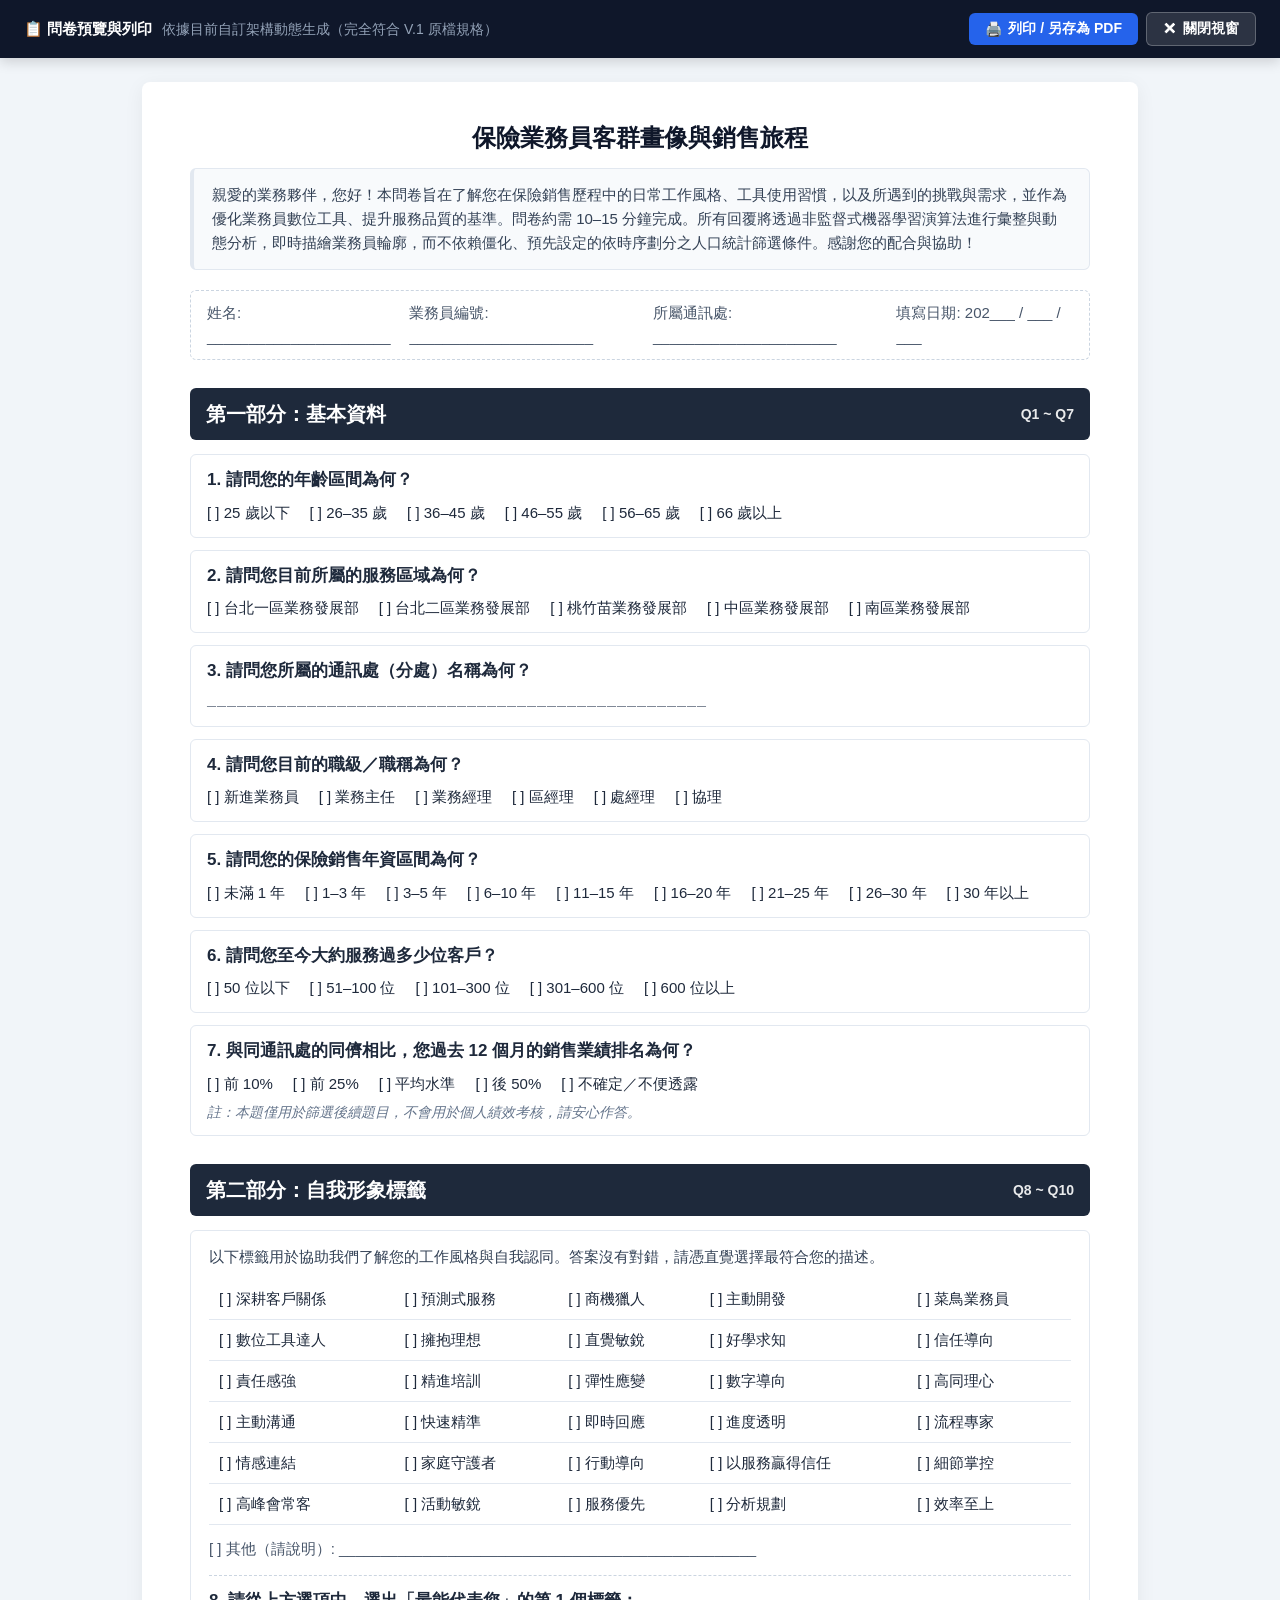
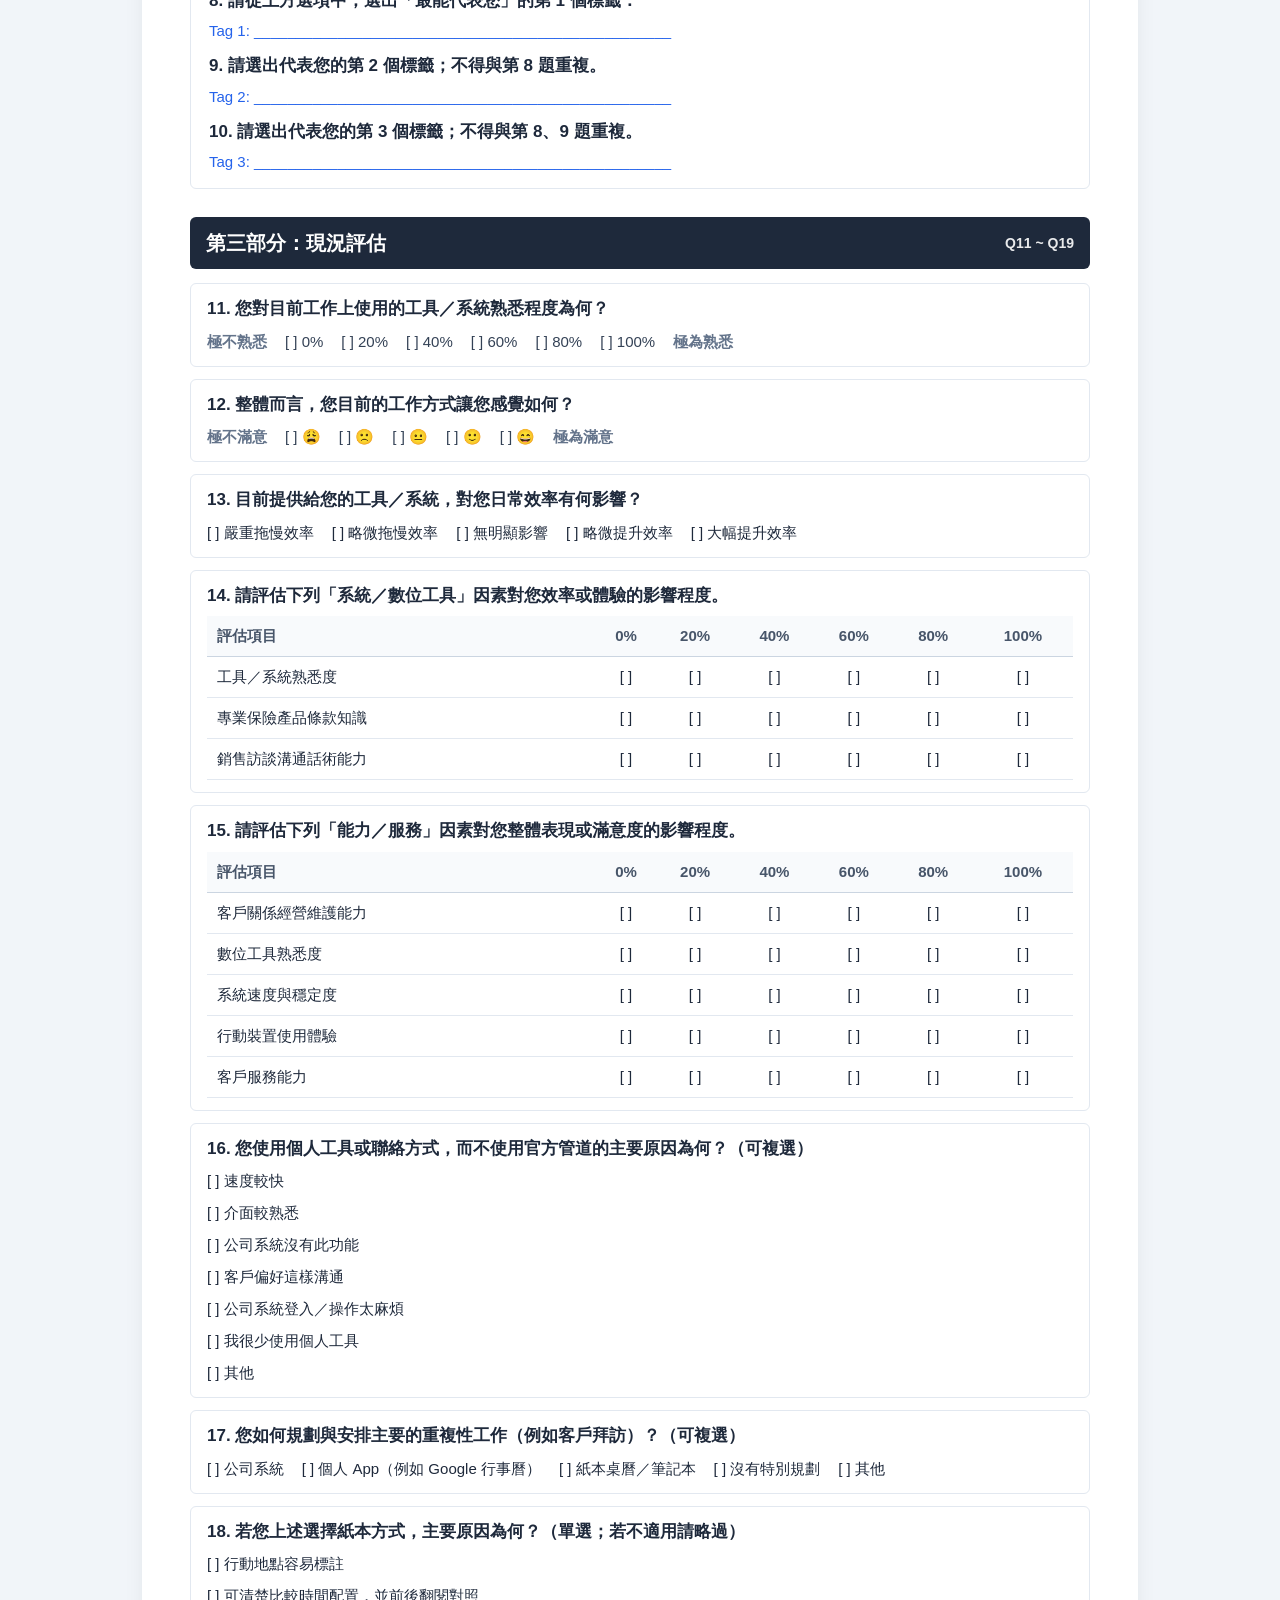
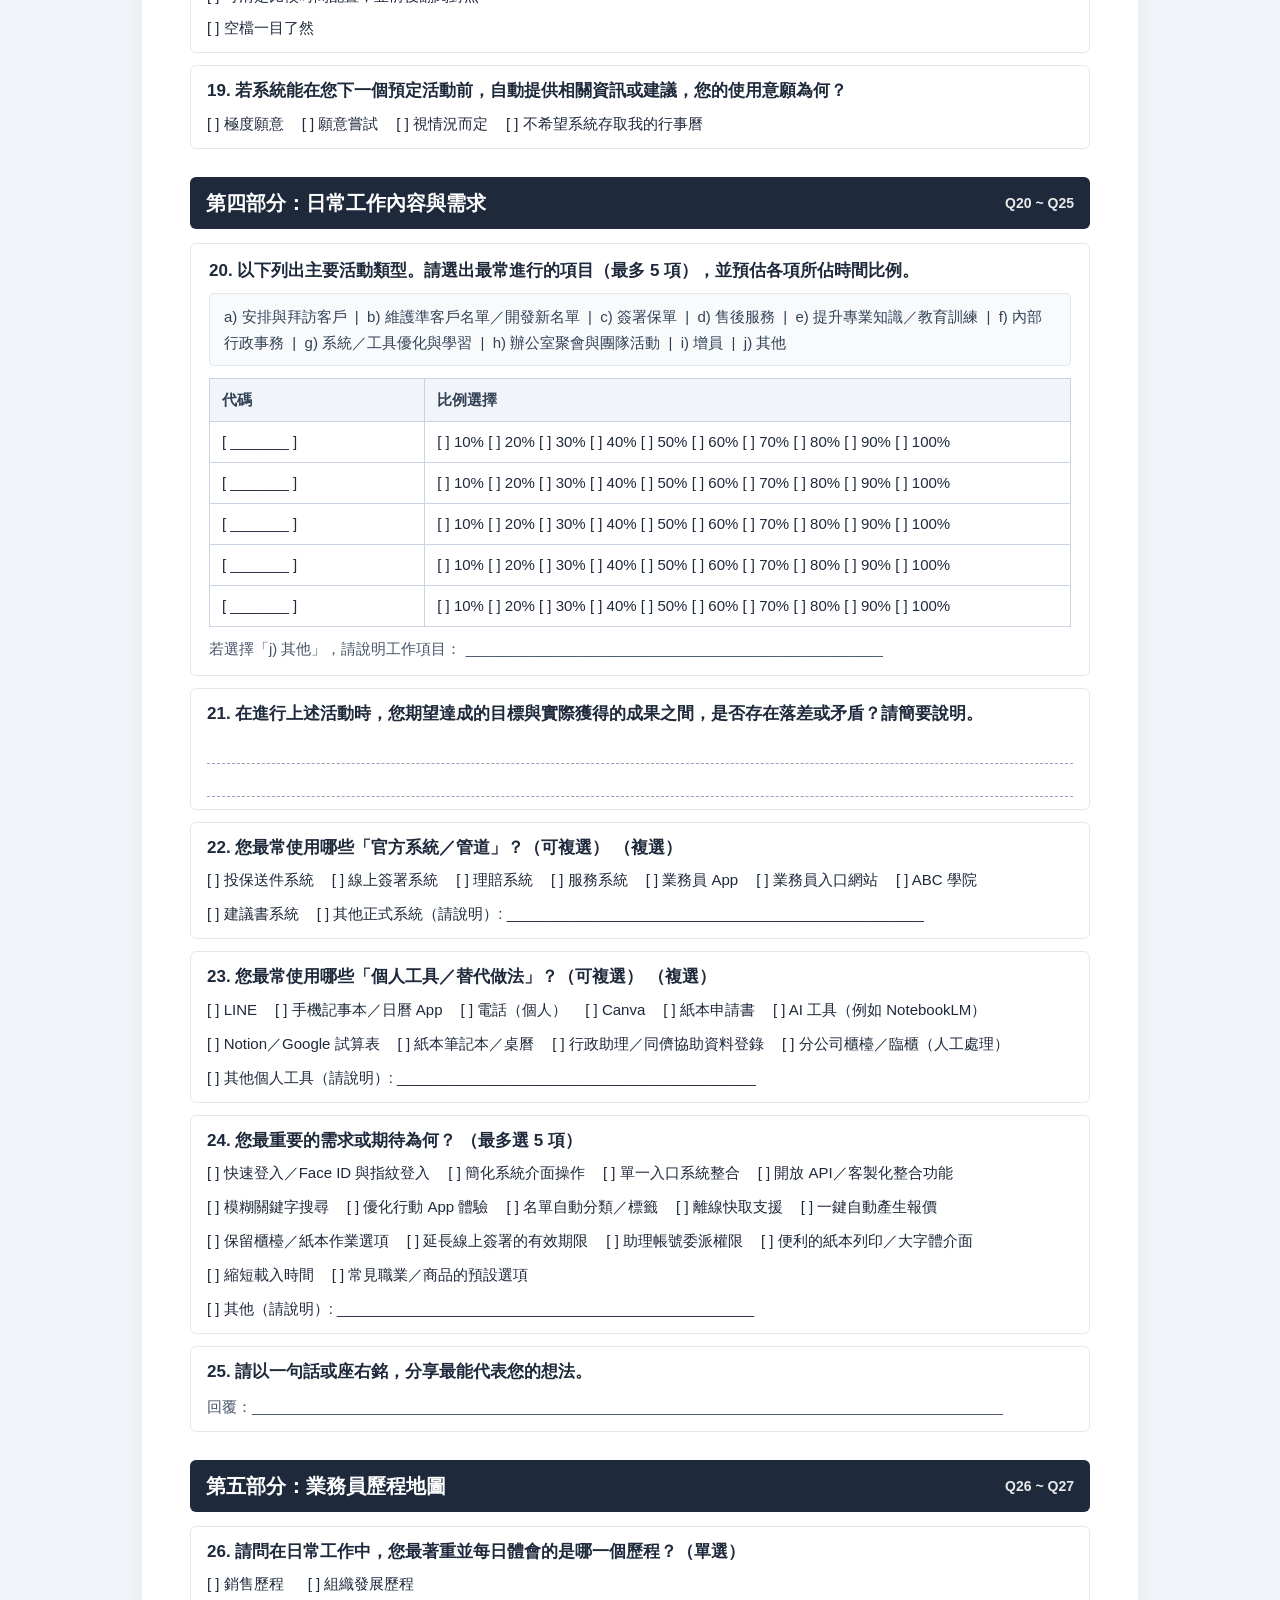
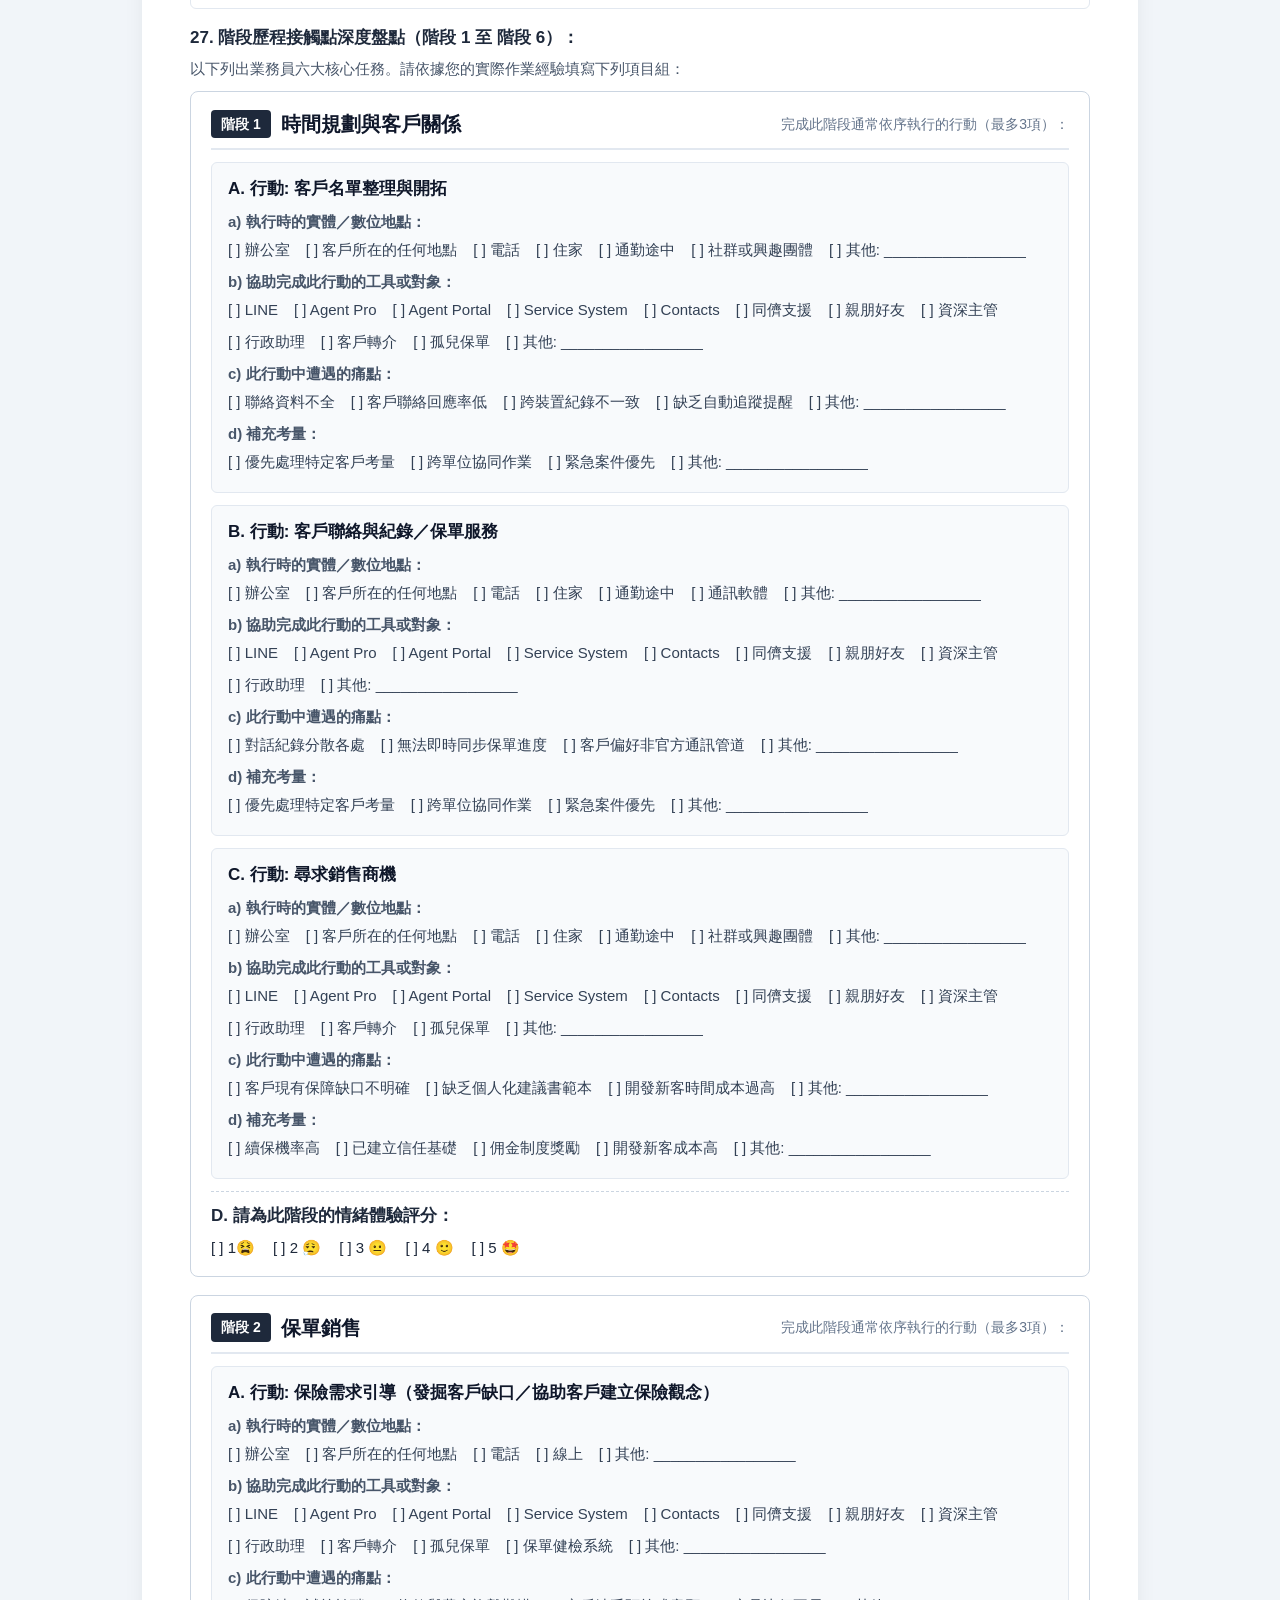
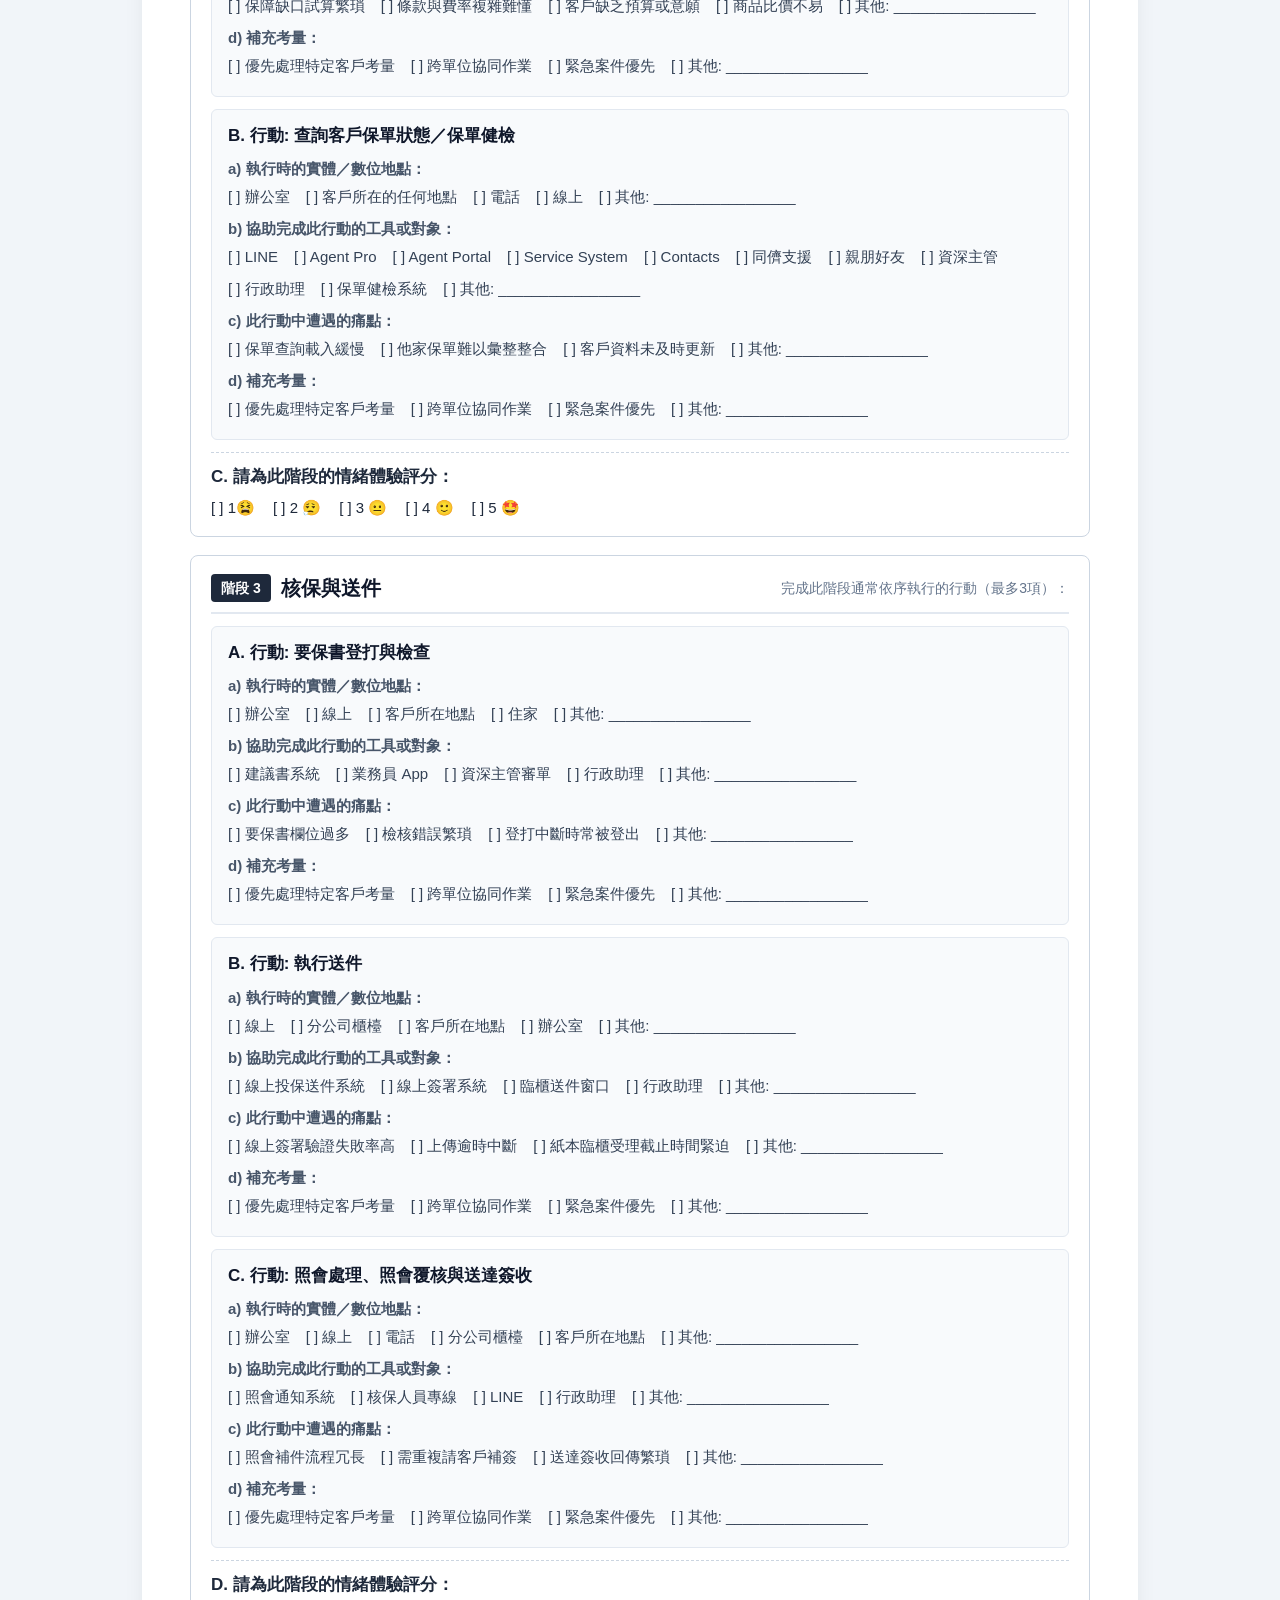
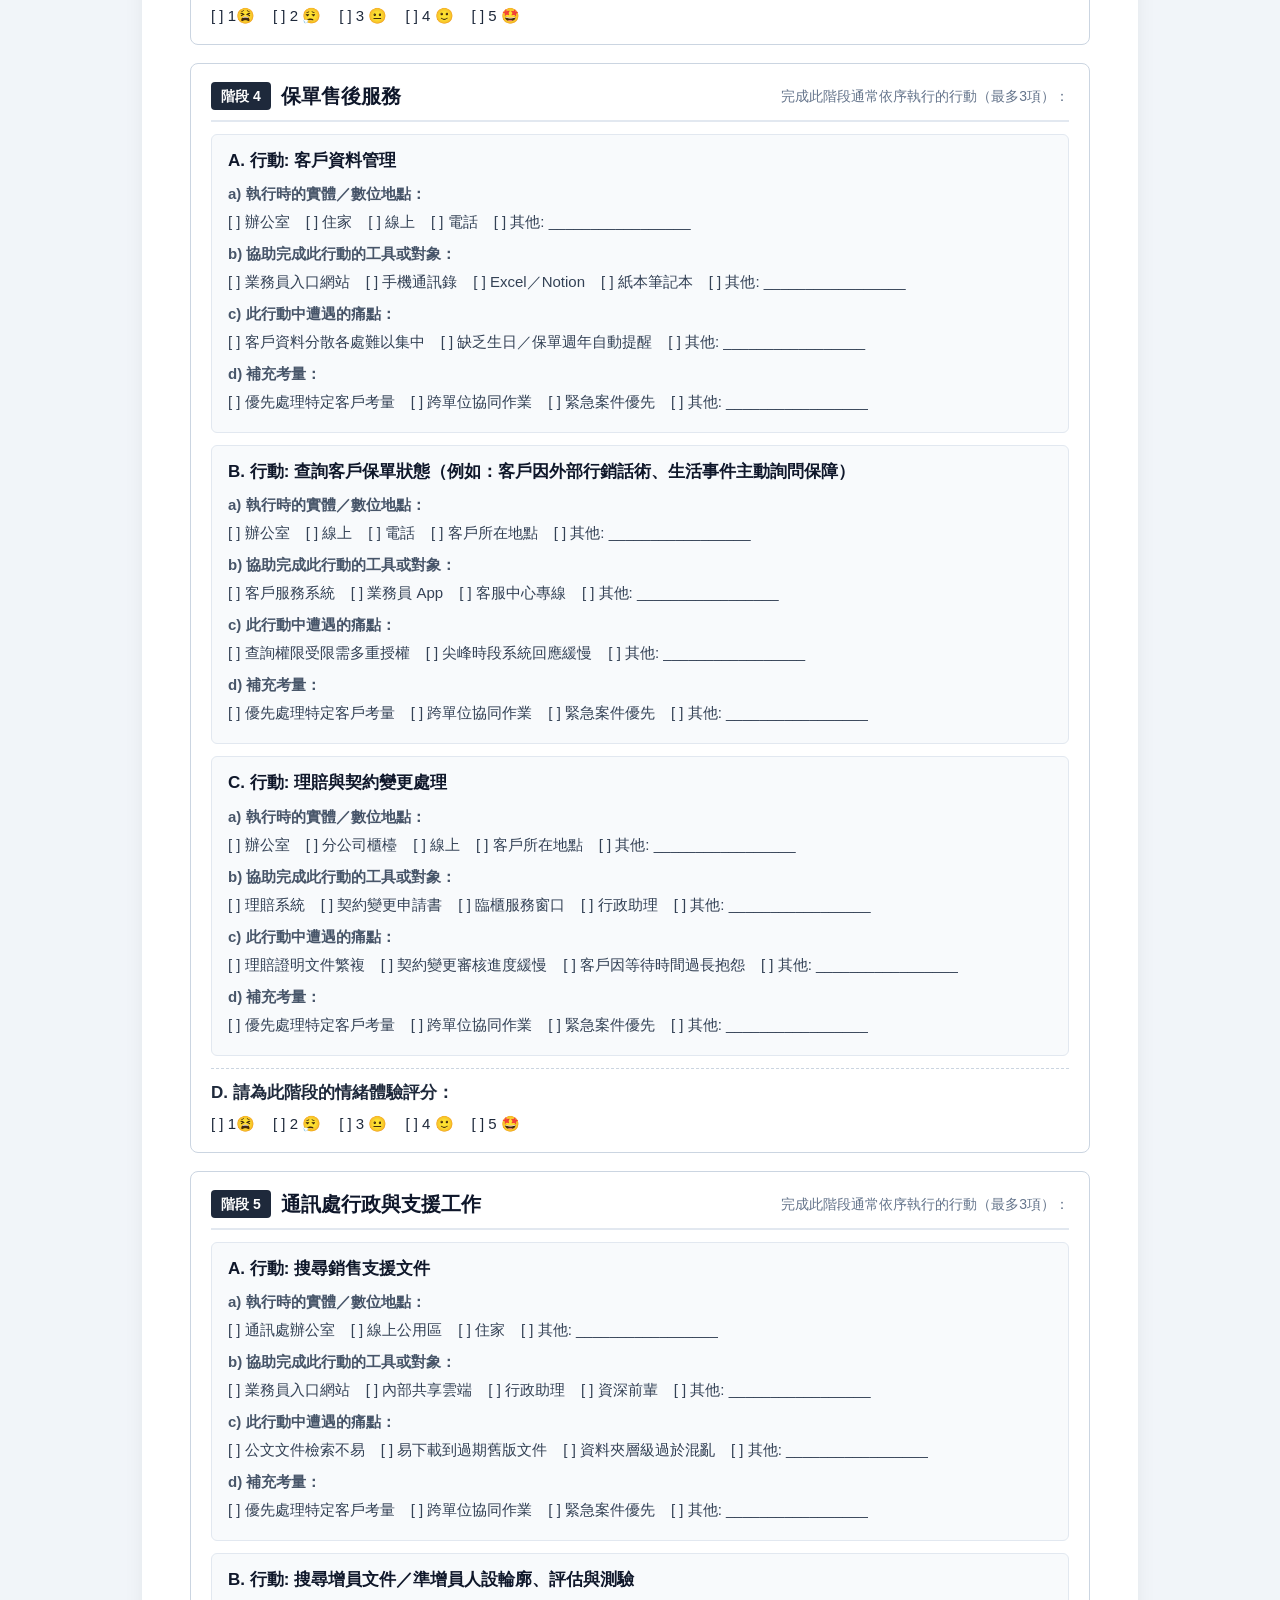
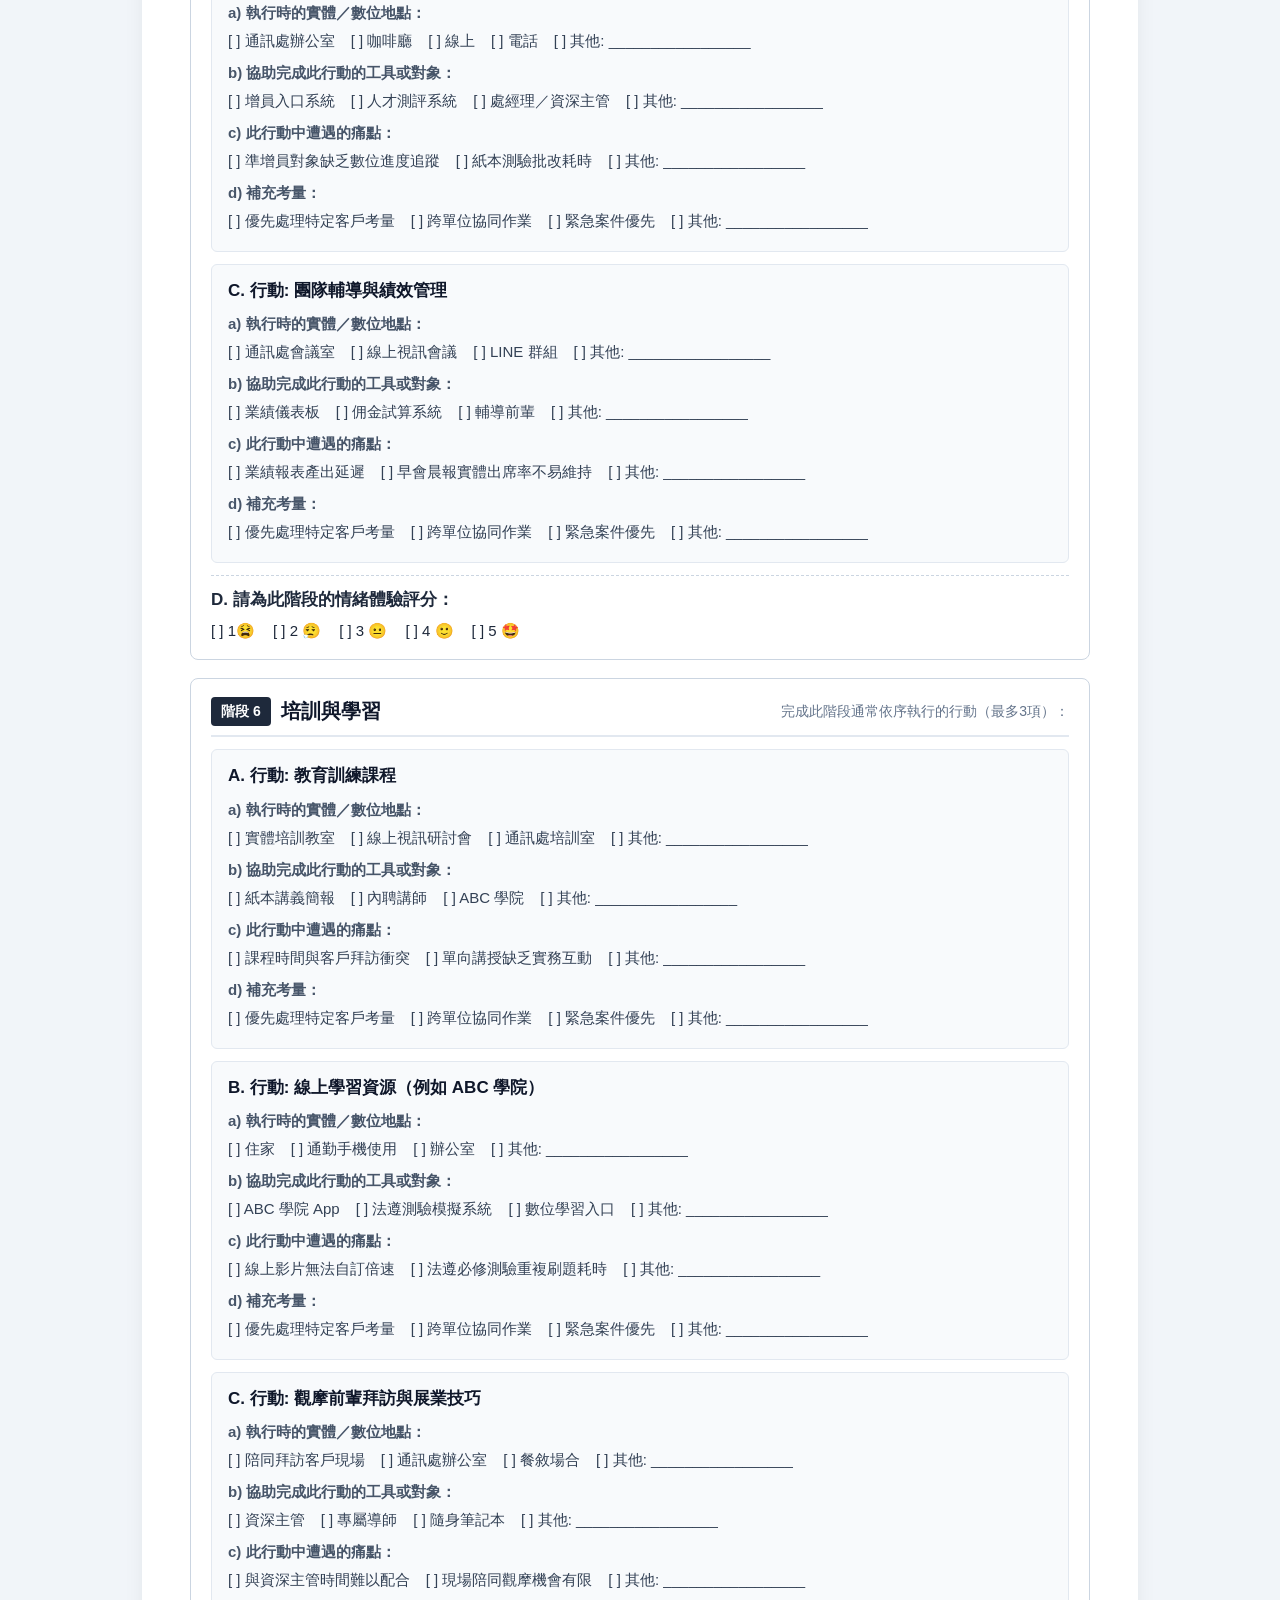
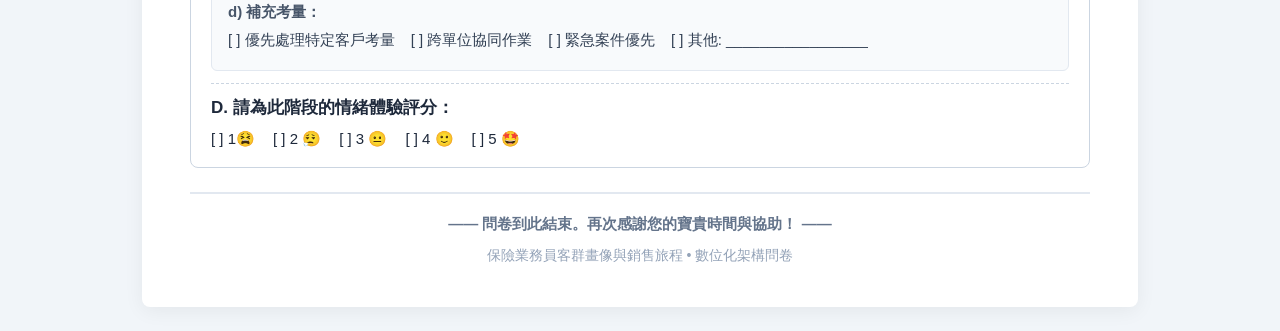
<file: Modular_Questionnaire_Template_ZH.html>
<!DOCTYPE html>
<html lang="zh-TW">
<head>
    <meta charset="utf-8">
    <title>保險業務員客群畫像與銷售旅程</title>
    <style>
        :root {
            --fs-display: 30px;
            --fs-heading: 24px;
            --fs-title: 20px;
            --fs-subtitle: 17px;
            --fs-body: 15px;
            --fs-small: 14px;
            --fs-caption: 13px;
        }
        @page {
            size: A4 portrait;
            margin: 12mm 14mm 12mm 14mm;
        }
        body {
            font-family: -apple-system, BlinkMacSystemFont, "Segoe UI", Roboto, "PingFang TC", "Microsoft JhengHei", Arial, sans-serif;
            color: #1e293b;
            background: #f1f5f9;
            margin: 0;
            padding: 0;
            line-height: 1.6;
            font-size: var(--fs-body);
        }
        .print-toolbar {
            position: sticky;
            top: 0;
            left: 0;
            right: 0;
            background: #0f172a;
            color: #ffffff;
            padding: 12px 24px;
            display: flex;
            align-items: center;
            justify-content: space-between;
            box-shadow: 0 4px 12px rgba(0,0,0,0.15);
            z-index: 10000;
        }
        .btn-tb {
            background: #2563eb;
            color: #ffffff;
            border: none;
            padding: 7px 16px;
            border-radius: 6px;
            font-size: 14px;
            font-weight: 600;
            cursor: pointer;
            display: inline-flex;
            align-items: center;
            gap: 6px;
            text-decoration: none;
        }
        .btn-tb:hover { background: #1d4ed8; }
        .btn-tb-secondary {
            background: rgba(255,255,255,0.12);
            color: #ffffff;
            border: 1px solid rgba(255,255,255,0.25);
        }
        .btn-tb-secondary:hover { background: rgba(255,255,255,0.22); }
        .paper-container {
            max-width: 900px;
            margin: 24px auto;
            background: #ffffff;
            padding: 40px 48px;
            box-shadow: 0 4px 20px rgba(0,0,0,0.06);
            border-radius: 8px;
        }
        h1 {
            font-size: var(--fs-heading);
            font-weight: 800;
            color: #0f172a;
            margin: 0 0 14px 0;
            line-height: 1.35;
            text-align: center;
        }
        .section-header {
            background: #1e293b;
            color: #ffffff;
            padding: 10px 16px;
            border-radius: 6px;
            font-weight: 700;
            font-size: var(--fs-title);
            margin: 28px 0 14px 0;
            display: flex;
            align-items: center;
            justify-content: space-between;
            page-break-after: avoid;
        }
        .table-matrix {
            width: 100%;
            border-collapse: collapse;
            margin-top: 10px;
            font-size: var(--fs-body);
        }
        .table-matrix th {
            background: #f1f5f9;
            color: #334155;
            padding: 9px 12px;
            border: 1px solid #cbd5e1;
            font-weight: 700;
            font-size: var(--fs-body);
        }
        .table-matrix td {
            border: 1px solid #cbd5e1;
            padding: 8px 12px;
            font-size: var(--fs-body);
        }
        @media print {
            .print-toolbar { display: none !important; }
            body { background: #ffffff !important; }
            .paper-container {
                box-shadow: none !important;
                margin: 0 !important;
                padding: 0 !important;
                max-width: 100% !important;
            }
        }
    </style>
</head>
<body>
    <div class="print-toolbar">
        <div style="display: flex; align-items: center; gap: 10px;">
            <span style="font-weight: 700; font-size: 15px;">📋 問卷預覽與列印</span>
            <span style="font-size: var(--fs-small); color: #94a3b8;">依據目前自訂架構動態生成（完全符合 V.1 原檔規格）</span>
        </div>
        <div style="display: flex; align-items: center; gap: 8px;">
            <button type="button" class="btn-tb" onclick="window.print()">
                <span>🖨️</span>
                <span>列印 / 另存為 PDF</span>
            </button>
            <button type="button" class="btn-tb btn-tb-secondary" onclick="window.close()">
                <span>✕</span>
                <span>關閉視窗</span>
            </button>
        </div>
    </div>

    <div class="paper-container">
        <h1>保險業務員客群畫像與銷售旅程</h1>

        <!-- Briefing Instructions Box -->
        <div style="background: #f8fafc; border-left: 4px solid #2563eb; border: 1px solid #e2e8f0; border-left-width: 4px; padding: 14px 18px; border-radius: 6px; margin-bottom: 20px; font-size: var(--fs-body); color: #334155; line-height: 1.6;">
            親愛的業務夥伴，您好！本問卷旨在了解您在保險銷售歷程中的日常工作風格、工具使用習慣，以及所遇到的挑戰與需求，並作為優化業務員數位工具、提升服務品質的基準。問卷約需 10–15 分鐘完成。所有回覆將透過非監督式機器學習演算法進行彙整與動態分析，即時描繪業務員輪廓，而不依賴僵化、預先設定的依時序劃分之人口統計篩選條件。感謝您的配合與協助！
        </div>

        <!-- Respondent Header Info -->
        <div style="display: flex; justify-content: space-between; align-items: center; background: #ffffff; border: 1px dashed #cbd5e1; padding: 10px 16px; border-radius: 6px; margin-bottom: 20px; font-size: var(--fs-body); color: #475569;">
            <span>姓名: ______________________</span>
            <span>業務員編號: ______________________</span>
            <span>所屬通訊處: ______________________</span>
            <span>填寫日期: 202___ / ___ / ___</span>
        </div>

        
                    <!-- PART: DEMOGRAPHICS -->
                    <div class="section-header">
                        <span>第一部分：基本資料</span>
                        <span style="font-size: var(--fs-small); opacity: 0.9;">Q1 ~ Q7</span>
                    </div>
                    
                            <div style="background: #ffffff; border: 1px solid #e2e8f0; border-radius: 6px; padding: 12px 16px; margin-bottom: 12px; page-break-inside: avoid;">
                                <label style="display: block; font-weight: 700; color: #1e293b; font-size: var(--fs-subtitle); line-height: 1.5;">1. 請問您的年齡區間為何？</label>
                                <div class="field-options" style="display: flex; flex-wrap: wrap; gap: 10px 20px; font-size: var(--fs-body); margin-top: 8px;"><span>[ ] 25 歲以下</span><span>[ ] 26–35 歲</span><span>[ ] 36–45 歲</span><span>[ ] 46–55 歲</span><span>[ ] 56–65 歲</span><span>[ ] 66 歲以上</span></div>
                                
                                
                            </div>
                        
                            <div style="background: #ffffff; border: 1px solid #e2e8f0; border-radius: 6px; padding: 12px 16px; margin-bottom: 12px; page-break-inside: avoid;">
                                <label style="display: block; font-weight: 700; color: #1e293b; font-size: var(--fs-subtitle); line-height: 1.5;">2. 請問您目前所屬的服務區域為何？</label>
                                <div class="field-options" style="display: flex; flex-wrap: wrap; gap: 10px 20px; font-size: var(--fs-body); margin-top: 8px;"><span>[ ] 台北一區業務發展部</span><span>[ ] 台北二區業務發展部</span><span>[ ] 桃竹苗業務發展部</span><span>[ ] 中區業務發展部</span><span>[ ] 南區業務發展部</span></div>
                                
                                
                            </div>
                        
                            <div style="background: #ffffff; border: 1px solid #e2e8f0; border-radius: 6px; padding: 12px 16px; margin-bottom: 12px; page-break-inside: avoid;">
                                <label style="display: block; font-weight: 700; color: #1e293b; font-size: var(--fs-subtitle); line-height: 1.5;">3. 請問您所屬的通訊處（分處）名稱為何？</label>
                                <div class="field-writein" style="font-family: monospace; font-size: var(--fs-body); color: #475569; margin-top: 6px; letter-spacing: 1px;">__________________________________________________</div>
                                
                                
                            </div>
                        
                            <div style="background: #ffffff; border: 1px solid #e2e8f0; border-radius: 6px; padding: 12px 16px; margin-bottom: 12px; page-break-inside: avoid;">
                                <label style="display: block; font-weight: 700; color: #1e293b; font-size: var(--fs-subtitle); line-height: 1.5;">4. 請問您目前的職級／職稱為何？</label>
                                <div class="field-options" style="display: flex; flex-wrap: wrap; gap: 10px 20px; font-size: var(--fs-body); margin-top: 8px;"><span>[ ] 新進業務員</span><span>[ ] 業務主任</span><span>[ ] 業務經理</span><span>[ ] 區經理</span><span>[ ] 處經理</span><span>[ ] 協理</span></div>
                                
                                
                            </div>
                        
                            <div style="background: #ffffff; border: 1px solid #e2e8f0; border-radius: 6px; padding: 12px 16px; margin-bottom: 12px; page-break-inside: avoid;">
                                <label style="display: block; font-weight: 700; color: #1e293b; font-size: var(--fs-subtitle); line-height: 1.5;">5. 請問您的保險銷售年資區間為何？</label>
                                <div class="field-options" style="display: flex; flex-wrap: wrap; gap: 10px 20px; font-size: var(--fs-body); margin-top: 8px;"><span>[ ] 未滿 1 年</span><span>[ ] 1–3 年</span><span>[ ] 3–5 年</span><span>[ ] 6–10 年</span><span>[ ] 11–15 年</span><span>[ ] 16–20 年</span><span>[ ] 21–25 年</span><span>[ ] 26–30 年</span><span>[ ] 30 年以上</span></div>
                                
                                
                            </div>
                        
                            <div style="background: #ffffff; border: 1px solid #e2e8f0; border-radius: 6px; padding: 12px 16px; margin-bottom: 12px; page-break-inside: avoid;">
                                <label style="display: block; font-weight: 700; color: #1e293b; font-size: var(--fs-subtitle); line-height: 1.5;">6. 請問您至今大約服務過多少位客戶？</label>
                                <div class="field-options" style="display: flex; flex-wrap: wrap; gap: 10px 20px; font-size: var(--fs-body); margin-top: 8px;"><span>[ ] 50 位以下</span><span>[ ] 51–100 位</span><span>[ ] 101–300 位</span><span>[ ] 301–600 位</span><span>[ ] 600 位以上</span></div>
                                
                                
                            </div>
                        
                            <div style="background: #ffffff; border: 1px solid #e2e8f0; border-radius: 6px; padding: 12px 16px; margin-bottom: 12px; page-break-inside: avoid;">
                                <label style="display: block; font-weight: 700; color: #1e293b; font-size: var(--fs-subtitle); line-height: 1.5;">7. 與同通訊處的同儕相比，您過去 12 個月的銷售業績排名為何？</label>
                                <div class="field-options" style="display: flex; flex-wrap: wrap; gap: 10px 20px; font-size: var(--fs-body); margin-top: 8px;"><span>[ ] 前 10%</span><span>[ ] 前 25%</span><span>[ ] 平均水準</span><span>[ ] 後 50%</span><span>[ ] 不確定／不便透露</span></div>
                                <div style="font-size: var(--fs-small); color: #64748b; font-style: italic; margin-top: 6px; line-height: 1.5;">註：本題僅用於篩選後續題目，不會用於個人績效考核，請安心作答。</div>
                                
                            </div>
                        
                
                    <!-- PART: ARCHETYPE TAGS (SELF-IMAGE) -->
                    <div class="section-header">
                        <span>第二部分：自我形象標籤</span>
                        <span style="font-size: var(--fs-small); opacity: 0.9;">Q8 ~ Q10</span>
                    </div>

                    <div style="background: #ffffff; border: 1px solid #e2e8f0; border-radius: 6px; padding: 14px 18px; margin-bottom: 12px;">
                        <p style="margin: 0 0 10px 0; font-size: var(--fs-body); color: #334155; line-height: 1.6;">
                            以下標籤用於協助我們了解您的工作風格與自我認同。答案沒有對錯，請憑直覺選擇最符合您的描述。
                        </p>
                        <table style="width: 100%; border-collapse: collapse; margin-bottom: 12px;">
                            <tbody>
                                <tr style="border-bottom: 1px solid #e2e8f0;"><td style="padding: 8px 10px; font-size: var(--fs-body); color: #1e293b;">[ ] 深耕客戶關係</td><td style="padding: 8px 10px; font-size: var(--fs-body); color: #1e293b;">[ ] 預測式服務</td><td style="padding: 8px 10px; font-size: var(--fs-body); color: #1e293b;">[ ] 商機獵人</td><td style="padding: 8px 10px; font-size: var(--fs-body); color: #1e293b;">[ ] 主動開發</td><td style="padding: 8px 10px; font-size: var(--fs-body); color: #1e293b;">[ ] 菜鳥業務員</td></tr><tr style="border-bottom: 1px solid #e2e8f0;"><td style="padding: 8px 10px; font-size: var(--fs-body); color: #1e293b;">[ ] 數位工具達人</td><td style="padding: 8px 10px; font-size: var(--fs-body); color: #1e293b;">[ ] 擁抱理想</td><td style="padding: 8px 10px; font-size: var(--fs-body); color: #1e293b;">[ ] 直覺敏銳</td><td style="padding: 8px 10px; font-size: var(--fs-body); color: #1e293b;">[ ] 好學求知</td><td style="padding: 8px 10px; font-size: var(--fs-body); color: #1e293b;">[ ] 信任導向</td></tr><tr style="border-bottom: 1px solid #e2e8f0;"><td style="padding: 8px 10px; font-size: var(--fs-body); color: #1e293b;">[ ] 責任感強</td><td style="padding: 8px 10px; font-size: var(--fs-body); color: #1e293b;">[ ] 精進培訓</td><td style="padding: 8px 10px; font-size: var(--fs-body); color: #1e293b;">[ ] 彈性應變</td><td style="padding: 8px 10px; font-size: var(--fs-body); color: #1e293b;">[ ] 數字導向</td><td style="padding: 8px 10px; font-size: var(--fs-body); color: #1e293b;">[ ] 高同理心</td></tr><tr style="border-bottom: 1px solid #e2e8f0;"><td style="padding: 8px 10px; font-size: var(--fs-body); color: #1e293b;">[ ] 主動溝通</td><td style="padding: 8px 10px; font-size: var(--fs-body); color: #1e293b;">[ ] 快速精準</td><td style="padding: 8px 10px; font-size: var(--fs-body); color: #1e293b;">[ ] 即時回應</td><td style="padding: 8px 10px; font-size: var(--fs-body); color: #1e293b;">[ ] 進度透明</td><td style="padding: 8px 10px; font-size: var(--fs-body); color: #1e293b;">[ ] 流程專家</td></tr><tr style="border-bottom: 1px solid #e2e8f0;"><td style="padding: 8px 10px; font-size: var(--fs-body); color: #1e293b;">[ ] 情感連結</td><td style="padding: 8px 10px; font-size: var(--fs-body); color: #1e293b;">[ ] 家庭守護者</td><td style="padding: 8px 10px; font-size: var(--fs-body); color: #1e293b;">[ ] 行動導向</td><td style="padding: 8px 10px; font-size: var(--fs-body); color: #1e293b;">[ ] 以服務贏得信任</td><td style="padding: 8px 10px; font-size: var(--fs-body); color: #1e293b;">[ ] 細節掌控</td></tr><tr style="border-bottom: 1px solid #e2e8f0;"><td style="padding: 8px 10px; font-size: var(--fs-body); color: #1e293b;">[ ] 高峰會常客</td><td style="padding: 8px 10px; font-size: var(--fs-body); color: #1e293b;">[ ] 活動敏銳</td><td style="padding: 8px 10px; font-size: var(--fs-body); color: #1e293b;">[ ] 服務優先</td><td style="padding: 8px 10px; font-size: var(--fs-body); color: #1e293b;">[ ] 分析規劃</td><td style="padding: 8px 10px; font-size: var(--fs-body); color: #1e293b;">[ ] 效率至上</td></tr>
                            </tbody>
                        </table>
                        <div style="font-size: var(--fs-body); color: #475569; margin-bottom: 14px;">
                            [ ] 其他（請說明）: __________________________________________________
                        </div>

                        <div style="display: flex; flex-direction: column; gap: 10px; border-top: 1px dashed #cbd5e1; padding-top: 12px;">
                            <div>
                                <label style="display: block; font-weight: 700; color: #1e293b; font-size: var(--fs-subtitle); line-height: 1.5;">
                                    8. 請從上方選項中，選出「最能代表您」的第 1 個標籤：
                                </label>
                                <div style="font-size: var(--fs-body); color: #2563eb; margin-top: 6px;">
                                    Tag 1: __________________________________________________
                                </div>
                            </div>
                            <div>
                                <label style="display: block; font-weight: 700; color: #1e293b; font-size: var(--fs-subtitle); line-height: 1.5;">
                                    9. 請選出代表您的第 2 個標籤；不得與第 8 題重複。
                                </label>
                                <div style="font-size: var(--fs-body); color: #2563eb; margin-top: 6px;">
                                    Tag 2: __________________________________________________
                                </div>
                            </div>
                            <div>
                                <label style="display: block; font-weight: 700; color: #1e293b; font-size: var(--fs-subtitle); line-height: 1.5;">
                                    10. 請選出代表您的第 3 個標籤；不得與第 8、9 題重複。
                                </label>
                                <div style="font-size: var(--fs-body); color: #2563eb; margin-top: 6px;">
                                    Tag 3: __________________________________________________
                                </div>
                            </div>
                        </div>
                    </div>
                
                    <div class="section-header">
                        <span>第三部分：現況評估</span>
                        <span style="font-size: var(--fs-small); opacity: 0.9;">Q11 ~ Q19</span>
                    </div>

                    <!-- Agent Tools Familiarity (Q11) -->
                    <div style="background: #ffffff; border: 1px solid #e2e8f0; border-radius: 6px; padding: 12px 16px; margin-bottom: 12px; page-break-inside: avoid;">
                        <label style="display: block; font-weight: 700; color: #1e293b; font-size: var(--fs-subtitle); line-height: 1.5;">
                            11. 您對目前工作上使用的工具／系統熟悉程度為何？
                        </label>
                        <div style="display: flex; flex-wrap: wrap; align-items: center; gap: 10px 18px; font-size: var(--fs-body); margin-top: 8px; color: #334155;">
                            <span style="font-weight: 600; color: #64748b;">極不熟悉</span>
                            <span>[ ] 0%</span> <span>[ ] 20%</span> <span>[ ] 40%</span> <span>[ ] 60%</span> <span>[ ] 80%</span> <span>[ ] 100%</span>
                            <span style="font-weight: 600; color: #64748b;">極為熟悉</span>
                        </div>
                    </div>

                    <!-- Work Feeling Emoji Scale (Q12) -->
                    <div style="background: #ffffff; border: 1px solid #e2e8f0; border-radius: 6px; padding: 12px 16px; margin-bottom: 12px; page-break-inside: avoid;">
                        <label style="display: block; font-weight: 700; color: #1e293b; font-size: var(--fs-subtitle); line-height: 1.5;">
                            12. 整體而言，您目前的工作方式讓您感覺如何？
                        </label>
                        <div style="display: flex; flex-wrap: wrap; align-items: center; gap: 10px 18px; font-size: var(--fs-body); margin-top: 8px; color: #334155;">
                            <span style="font-weight: 600; color: #64748b;">極不滿意</span>
                            <span>[ ] 😩</span> <span>[ ] 🙁</span> <span>[ ] 😐</span> <span>[ ] 🙂</span> <span>[ ] 😄</span>
                            <span style="font-weight: 600; color: #64748b;">極為滿意</span>
                        </div>
                    </div>

                    <!-- Tools Efficiency Impact (Q13) -->
                    <div style="background: #ffffff; border: 1px solid #e2e8f0; border-radius: 6px; padding: 12px 16px; margin-bottom: 12px; page-break-inside: avoid;">
                        <label style="display: block; font-weight: 700; color: #1e293b; font-size: var(--fs-subtitle); line-height: 1.5;">
                            13. 目前提供給您的工具／系統，對您日常效率有何影響？
                        </label>
                        <div style="display: flex; flex-wrap: wrap; gap: 10px 18px; font-size: var(--fs-body); margin-top: 8px;">
                            <span>[ ] 嚴重拖慢效率</span><span>[ ] 略微拖慢效率</span><span>[ ] 無明顯影響</span><span>[ ] 略微提升效率</span><span>[ ] 大幅提升效率</span>
                        </div>
                    </div>
                    <!-- System / Digital Tool Factors Matrix (Q14) -->
                    <div style="background: #ffffff; border: 1px solid #e2e8f0; border-radius: 6px; padding: 12px 16px; margin-bottom: 12px; page-break-inside: avoid;">
                        <label style="display: block; font-weight: 700; color: #1e293b; font-size: var(--fs-subtitle); line-height: 1.5;">
                            14. 請評估下列「系統／數位工具」因素對您效率或體驗的影響程度。
                        </label>
                        <table style="width: 100%; border-collapse: collapse; margin-top: 8px; font-size: var(--fs-body);">
                            <thead>
                                <tr style="background: #f8fafc; border-bottom: 1.5px solid #cbd5e1; color: #475569;">
                                    <th style="text-align: left; padding: 8px 10px; width: 45%;">評估項目</th>
                                    <th style="text-align: center;">0%</th><th style="text-align: center;">20%</th><th style="text-align: center;">40%</th><th style="text-align: center;">60%</th><th style="text-align: center;">80%</th><th style="text-align: center;">100%</th>
                                </tr>
                            </thead>
                            <tbody>
                                
                                    <tr style="border-bottom: 1px solid #e2e8f0;">
                                        <td style="padding: 8px 10px; color: #1e293b; font-weight: 500;">工具／系統熟悉度</td>
                                        <td style="text-align: center; padding: 6px 4px;">[ ]</td><td style="text-align: center; padding: 6px 4px;">[ ]</td><td style="text-align: center; padding: 6px 4px;">[ ]</td><td style="text-align: center; padding: 6px 4px;">[ ]</td><td style="text-align: center; padding: 6px 4px;">[ ]</td><td style="text-align: center; padding: 6px 4px;">[ ]</td>
                                    </tr>
                                
                                    <tr style="border-bottom: 1px solid #e2e8f0;">
                                        <td style="padding: 8px 10px; color: #1e293b; font-weight: 500;">專業保險產品條款知識</td>
                                        <td style="text-align: center; padding: 6px 4px;">[ ]</td><td style="text-align: center; padding: 6px 4px;">[ ]</td><td style="text-align: center; padding: 6px 4px;">[ ]</td><td style="text-align: center; padding: 6px 4px;">[ ]</td><td style="text-align: center; padding: 6px 4px;">[ ]</td><td style="text-align: center; padding: 6px 4px;">[ ]</td>
                                    </tr>
                                
                                    <tr style="border-bottom: 1px solid #e2e8f0;">
                                        <td style="padding: 8px 10px; color: #1e293b; font-weight: 500;">銷售訪談溝通話術能力</td>
                                        <td style="text-align: center; padding: 6px 4px;">[ ]</td><td style="text-align: center; padding: 6px 4px;">[ ]</td><td style="text-align: center; padding: 6px 4px;">[ ]</td><td style="text-align: center; padding: 6px 4px;">[ ]</td><td style="text-align: center; padding: 6px 4px;">[ ]</td><td style="text-align: center; padding: 6px 4px;">[ ]</td>
                                    </tr>
                                
                            </tbody>
                        </table>
                    </div>

                    <!-- Professional Capabilities Matrix (Q15) -->
                    <div style="background: #ffffff; border: 1px solid #e2e8f0; border-radius: 6px; padding: 12px 16px; margin-bottom: 12px; page-break-inside: avoid;">
                        <label style="display: block; font-weight: 700; color: #1e293b; font-size: var(--fs-subtitle); line-height: 1.5;">
                            15. 請評估下列「能力／服務」因素對您整體表現或滿意度的影響程度。
                        </label>
                        <table style="width: 100%; border-collapse: collapse; margin-top: 8px; font-size: var(--fs-body);">
                            <thead>
                                <tr style="background: #f8fafc; border-bottom: 1.5px solid #cbd5e1; color: #475569;">
                                    <th style="text-align: left; padding: 8px 10px; width: 45%;">評估項目</th>
                                    <th style="text-align: center;">0%</th><th style="text-align: center;">20%</th><th style="text-align: center;">40%</th><th style="text-align: center;">60%</th><th style="text-align: center;">80%</th><th style="text-align: center;">100%</th>
                                </tr>
                            </thead>
                            <tbody>
                                
                                    <tr style="border-bottom: 1px solid #e2e8f0;">
                                        <td style="padding: 8px 10px; color: #1e293b; font-weight: 500;">客戶關係經營維護能力</td>
                                        <td style="text-align: center; padding: 6px 4px;">[ ]</td><td style="text-align: center; padding: 6px 4px;">[ ]</td><td style="text-align: center; padding: 6px 4px;">[ ]</td><td style="text-align: center; padding: 6px 4px;">[ ]</td><td style="text-align: center; padding: 6px 4px;">[ ]</td><td style="text-align: center; padding: 6px 4px;">[ ]</td>
                                    </tr>
                                
                                    <tr style="border-bottom: 1px solid #e2e8f0;">
                                        <td style="padding: 8px 10px; color: #1e293b; font-weight: 500;">數位工具熟悉度</td>
                                        <td style="text-align: center; padding: 6px 4px;">[ ]</td><td style="text-align: center; padding: 6px 4px;">[ ]</td><td style="text-align: center; padding: 6px 4px;">[ ]</td><td style="text-align: center; padding: 6px 4px;">[ ]</td><td style="text-align: center; padding: 6px 4px;">[ ]</td><td style="text-align: center; padding: 6px 4px;">[ ]</td>
                                    </tr>
                                
                                    <tr style="border-bottom: 1px solid #e2e8f0;">
                                        <td style="padding: 8px 10px; color: #1e293b; font-weight: 500;">系統速度與穩定度</td>
                                        <td style="text-align: center; padding: 6px 4px;">[ ]</td><td style="text-align: center; padding: 6px 4px;">[ ]</td><td style="text-align: center; padding: 6px 4px;">[ ]</td><td style="text-align: center; padding: 6px 4px;">[ ]</td><td style="text-align: center; padding: 6px 4px;">[ ]</td><td style="text-align: center; padding: 6px 4px;">[ ]</td>
                                    </tr>
                                
                                    <tr style="border-bottom: 1px solid #e2e8f0;">
                                        <td style="padding: 8px 10px; color: #1e293b; font-weight: 500;">行動裝置使用體驗</td>
                                        <td style="text-align: center; padding: 6px 4px;">[ ]</td><td style="text-align: center; padding: 6px 4px;">[ ]</td><td style="text-align: center; padding: 6px 4px;">[ ]</td><td style="text-align: center; padding: 6px 4px;">[ ]</td><td style="text-align: center; padding: 6px 4px;">[ ]</td><td style="text-align: center; padding: 6px 4px;">[ ]</td>
                                    </tr>
                                
                                    <tr style="border-bottom: 1px solid #e2e8f0;">
                                        <td style="padding: 8px 10px; color: #1e293b; font-weight: 500;">客戶服務能力</td>
                                        <td style="text-align: center; padding: 6px 4px;">[ ]</td><td style="text-align: center; padding: 6px 4px;">[ ]</td><td style="text-align: center; padding: 6px 4px;">[ ]</td><td style="text-align: center; padding: 6px 4px;">[ ]</td><td style="text-align: center; padding: 6px 4px;">[ ]</td><td style="text-align: center; padding: 6px 4px;">[ ]</td>
                                    </tr>
                                
                            </tbody>
                        </table>
                    </div>

                    <!-- LINE / Personal Tools Reasons (Q16) -->
                    <div style="background: #ffffff; border: 1px solid #e2e8f0; border-radius: 6px; padding: 12px 16px; margin-bottom: 12px; page-break-inside: avoid;">
                        <label style="display: block; font-weight: 700; color: #1e293b; font-size: var(--fs-subtitle); line-height: 1.5;">
                            16. 您使用個人工具或聯絡方式，而不使用官方管道的主要原因為何？（可複選）
                        </label>
                        <div style="display: flex; flex-direction: column; gap: 8px; font-size: var(--fs-body); margin-top: 8px;">
                            <span>[ ] 速度較快</span><span>[ ] 介面較熟悉</span><span>[ ] 公司系統沒有此功能</span><span>[ ] 客戶偏好這樣溝通</span><span>[ ] 公司系統登入／操作太麻煩</span><span>[ ] 我很少使用個人工具</span><span>[ ] 其他</span>
                        </div>
                    </div>

                    <!-- Customer Visit Scheduling (Q17) -->
                    <div style="background: #ffffff; border: 1px solid #e2e8f0; border-radius: 6px; padding: 12px 16px; margin-bottom: 12px; page-break-inside: avoid;">
                        <label style="display: block; font-weight: 700; color: #1e293b; font-size: var(--fs-subtitle); line-height: 1.5;">
                            17. 您如何規劃與安排主要的重複性工作（例如客戶拜訪）？（可複選）
                        </label>
                        <div style="display: flex; flex-wrap: wrap; gap: 10px 18px; font-size: var(--fs-body); margin-top: 8px;">
                            <span>[ ] 公司系統</span><span>[ ] 個人 App（例如 Google 行事曆）</span><span>[ ] 紙本桌曆／筆記本</span><span>[ ] 沒有特別規劃</span><span>[ ] 其他</span>
                        </div>
                        
                    </div>

                    <!-- Paper Calendar Reason (Q18) -->
                    <div style="background: #ffffff; border: 1px solid #e2e8f0; border-radius: 6px; padding: 12px 16px; margin-bottom: 12px; page-break-inside: avoid;">
                        <label style="display: block; font-weight: 700; color: #1e293b; font-size: var(--fs-subtitle); line-height: 1.5;">
                            18. 若您上述選擇紙本方式，主要原因為何？（單選；若不適用請略過）
                        </label>
                        <div style="display: flex; flex-direction: column; gap: 8px; font-size: var(--fs-body); margin-top: 8px;">
                            <span>[ ] 行動地點容易標註</span><span>[ ] 可清楚比較時間配置，並前後翻閱對照</span><span>[ ] 空檔一目了然</span>
                        </div>
                    </div>

                    <!-- Calendar Suggestions Adoption (Q19) -->
                    <div style="background: #ffffff; border: 1px solid #e2e8f0; border-radius: 6px; padding: 12px 16px; margin-bottom: 12px; page-break-inside: avoid;">
                        <label style="display: block; font-weight: 700; color: #1e293b; font-size: var(--fs-subtitle); line-height: 1.5;">
                            19. 若系統能在您下一個預定活動前，自動提供相關資訊或建議，您的使用意願為何？
                        </label>
                        <div style="display: flex; flex-wrap: wrap; gap: 10px 18px; font-size: var(--fs-body); margin-top: 8px;">
                            <span>[ ] 極度願意</span><span>[ ] 願意嘗試</span><span>[ ] 視情況而定</span><span>[ ] 不希望系統存取我的行事曆</span>
                        </div>
                    </div>
                
                    <!-- PART: DAILY WORK CONTENT & NEEDS -->
                    <div class="section-header">
                        <span>第四部分：日常工作內容與需求</span>
                        <span style="font-size: var(--fs-small); opacity: 0.9;">Q20 ~ Q25</span>
                    </div>

                    <div style="background: #ffffff; border: 1px solid #e2e8f0; border-radius: 6px; padding: 14px 18px; margin-bottom: 12px; page-break-inside: avoid;">
                        <label style="display: block; font-weight: 700; color: #1e293b; font-size: var(--fs-subtitle); line-height: 1.5;">
                            20. 以下列出主要活動類型。請選出最常進行的項目（最多 5 項），並預估各項所佔時間比例。
                        </label>
                        <div style="background: #f8fafc; border: 1px solid #e2e8f0; border-radius: 4px; padding: 10px 14px; margin: 10px 0 12px 0; font-size: var(--fs-body); color: #334155; line-height: 1.7;">
                            <span>a) 安排與拜訪客戶</span> &nbsp;|&nbsp; <span>b) 維護準客戶名單／開發新名單</span> &nbsp;|&nbsp; <span>c) 簽署保單</span> &nbsp;|&nbsp; <span>d) 售後服務</span> &nbsp;|&nbsp; <span>e) 提升專業知識／教育訓練</span> &nbsp;|&nbsp; <span>f) 內部行政事務</span> &nbsp;|&nbsp; <span>g) 系統／工具優化與學習</span> &nbsp;|&nbsp; <span>h) 辦公室聚會與團隊活動</span> &nbsp;|&nbsp; <span>i) 增員</span> &nbsp;|&nbsp; <span>j) 其他</span>
                        </div>
                        <table class="table-matrix" style="width: 100%; margin: 10px auto;">
                            <thead>
                                <tr>
                                    <th style="width: 25%; text-align: left;">代碼</th>
                                    <th style="text-align: left;">比例選擇</th>
                                </tr>
                            </thead>
                            <tbody>
                                <tr>
                                    <td style="padding: 8px 12px;">[ _______ ]</td>
                                    <td style="padding: 8px 12px; font-size: var(--fs-body);"><span>[ ] 10%</span> <span>[ ] 20%</span> <span>[ ] 30%</span> <span>[ ] 40%</span> <span>[ ] 50%</span> <span>[ ] 60%</span> <span>[ ] 70%</span> <span>[ ] 80%</span> <span>[ ] 90%</span> <span>[ ] 100%</span></td>
                                </tr>
                                <tr>
                                    <td style="padding: 8px 12px;">[ _______ ]</td>
                                    <td style="padding: 8px 12px; font-size: var(--fs-body);"><span>[ ] 10%</span> <span>[ ] 20%</span> <span>[ ] 30%</span> <span>[ ] 40%</span> <span>[ ] 50%</span> <span>[ ] 60%</span> <span>[ ] 70%</span> <span>[ ] 80%</span> <span>[ ] 90%</span> <span>[ ] 100%</span></td>
                                </tr>
                                <tr>
                                    <td style="padding: 8px 12px;">[ _______ ]</td>
                                    <td style="padding: 8px 12px; font-size: var(--fs-body);"><span>[ ] 10%</span> <span>[ ] 20%</span> <span>[ ] 30%</span> <span>[ ] 40%</span> <span>[ ] 50%</span> <span>[ ] 60%</span> <span>[ ] 70%</span> <span>[ ] 80%</span> <span>[ ] 90%</span> <span>[ ] 100%</span></td>
                                </tr>
                                <tr>
                                    <td style="padding: 8px 12px;">[ _______ ]</td>
                                    <td style="padding: 8px 12px; font-size: var(--fs-body);"><span>[ ] 10%</span> <span>[ ] 20%</span> <span>[ ] 30%</span> <span>[ ] 40%</span> <span>[ ] 50%</span> <span>[ ] 60%</span> <span>[ ] 70%</span> <span>[ ] 80%</span> <span>[ ] 90%</span> <span>[ ] 100%</span></td>
                                </tr>
                                <tr>
                                    <td style="padding: 8px 12px;">[ _______ ]</td>
                                    <td style="padding: 8px 12px; font-size: var(--fs-body);"><span>[ ] 10%</span> <span>[ ] 20%</span> <span>[ ] 30%</span> <span>[ ] 40%</span> <span>[ ] 50%</span> <span>[ ] 60%</span> <span>[ ] 70%</span> <span>[ ] 80%</span> <span>[ ] 90%</span> <span>[ ] 100%</span></td>
                                </tr>
                            </tbody>
                        </table>
                        <div style="font-size: var(--fs-body); color: #475569; margin-top: 10px;">
                            若選擇「j) 其他」，請說明工作項目： __________________________________________________
                        </div>
                    </div>

                    <div style="background: #ffffff; border: 1px solid #e2e8f0; border-radius: 6px; padding: 12px 16px; margin-bottom: 12px; page-break-inside: avoid;">
                        <label style="display: block; font-weight: 700; color: #1e293b; font-size: var(--fs-subtitle); line-height: 1.5;">
                            21. 在進行上述活動時，您期望達成的目標與實際獲得的成果之間，是否存在落差或矛盾？請簡要說明。
                        </label>
                        <div style="border-bottom: 1px dashed #94a3b8; height: 26px; margin-top: 10px;"></div>
                        <div style="border-bottom: 1px dashed #94a3b8; height: 26px; margin-top: 6px;"></div>
                    </div>

                    <div style="background: #ffffff; border: 1px solid #e2e8f0; border-radius: 6px; padding: 12px 16px; margin-bottom: 12px; page-break-inside: avoid;">
                        <label style="display: block; font-weight: 700; color: #1e293b; font-size: var(--fs-subtitle); line-height: 1.5;">
                            22. 您最常使用哪些「官方系統／管道」？（可複選） （複選）
                        </label>
                        <div style="display: flex; flex-wrap: wrap; gap: 10px 18px; font-size: var(--fs-body); margin-top: 8px;">
                            <span>[ ] 投保送件系統</span><span>[ ] 線上簽署系統</span><span>[ ] 理賠系統</span><span>[ ] 服務系統</span><span>[ ] 業務員 App</span><span>[ ] 業務員入口網站</span><span>[ ] ABC 學院</span><span>[ ] 建議書系統</span>
                            <span>[ ] 其他正式系統（請說明）: __________________________________________________</span>
                        </div>
                    </div>

                    <div style="background: #ffffff; border: 1px solid #e2e8f0; border-radius: 6px; padding: 12px 16px; margin-bottom: 12px; page-break-inside: avoid;">
                        <label style="display: block; font-weight: 700; color: #1e293b; font-size: var(--fs-subtitle); line-height: 1.5;">
                            23. 您最常使用哪些「個人工具／替代做法」？（可複選） （複選）
                        </label>
                        <div style="display: flex; flex-wrap: wrap; gap: 10px 18px; font-size: var(--fs-body); margin-top: 8px;">
                            <span>[ ] LINE</span><span>[ ] 手機記事本／日曆 App</span><span>[ ] 電話（個人）</span><span>[ ] Canva</span><span>[ ] 紙本申請書</span><span>[ ] AI 工具（例如 NotebookLM）</span><span>[ ] Notion／Google 試算表</span><span>[ ] 紙本筆記本／桌曆</span><span>[ ] 行政助理／同儕協助資料登錄</span><span>[ ] 分公司櫃檯／臨櫃（人工處理）</span>
                            <span>[ ] 其他個人工具（請說明）: ___________________________________________</span>
                        </div>
                    </div>

                    <div style="background: #ffffff; border: 1px solid #e2e8f0; border-radius: 6px; padding: 12px 16px; margin-bottom: 12px; page-break-inside: avoid;">
                        <label style="display: block; font-weight: 700; color: #1e293b; font-size: var(--fs-subtitle); line-height: 1.5;">
                            24. 您最重要的需求或期待為何？ （最多選 5 項）
                        </label>
                        <div style="display: flex; flex-wrap: wrap; gap: 10px 18px; font-size: var(--fs-body); margin-top: 8px;">
                            <span>[ ] 快速登入／Face ID 與指紋登入</span><span>[ ] 簡化系統介面操作</span><span>[ ] 單一入口系統整合</span><span>[ ] 開放 API／客製化整合功能</span><span>[ ] 模糊關鍵字搜尋</span><span>[ ] 優化行動 App 體驗</span><span>[ ] 名單自動分類／標籤</span><span>[ ] 離線快取支援</span><span>[ ] 一鍵自動產生報價</span><span>[ ] 保留櫃檯／紙本作業選項</span><span>[ ] 延長線上簽署的有效期限</span><span>[ ] 助理帳號委派權限</span><span>[ ] 便利的紙本列印／大字體介面</span><span>[ ] 縮短載入時間</span><span>[ ] 常見職業／商品的預設選項</span>
                            <span>[ ] 其他（請說明）: __________________________________________________</span>
                        </div>
                    </div>

                    <div style="background: #ffffff; border: 1px solid #e2e8f0; border-radius: 6px; padding: 12px 16px; margin-bottom: 12px; page-break-inside: avoid;">
                        <label style="display: block; font-weight: 700; color: #1e293b; font-size: var(--fs-subtitle); line-height: 1.5;">
                            25. 請以一句話或座右銘，分享最能代表您的想法。
                        </label>
                        <div style="margin-top: 10px; font-size: var(--fs-body); color: #475569;">
                            回覆：__________________________________________________________________________________________
                        </div>
                    </div>
                
                    <!-- PART: JOURNEY STAGES -->
                    <div class="section-header">
                        <span>第五部分：業務員歷程地圖</span>
                        <span style="font-size: var(--fs-small); opacity: 0.9;">Q26 ~ Q27</span>
                    </div>

                    <div style="background: #ffffff; border: 1px solid #e2e8f0; border-radius: 6px; padding: 12px 16px; margin-bottom: 16px; page-break-inside: avoid;">
                        <label style="display: block; font-weight: 700; color: #1e293b; font-size: var(--fs-subtitle); line-height: 1.5;">
                            26. 請問在日常工作中，您最著重並每日體會的是哪一個歷程？（單選）
                        </label>
                        <div style="display: flex; flex-wrap: wrap; gap: 14px 24px; font-size: var(--fs-body); margin-top: 8px;">
                            <span>[ ] 銷售歷程</span><span>[ ] 組織發展歷程</span>
                        </div>
                    </div>

                    <div style="margin-bottom: 12px;">
                        <label style="display: block; font-weight: 700; color: #1e293b; font-size: var(--fs-subtitle); margin-bottom: 6px; line-height: 1.5;">
                            27. 階段歷程接觸點深度盤點（階段 1 至 階段 6）：
                        </label>
                        <div style="font-size: var(--fs-body); color: #475569; margin: 0 0 10px 0; font-weight: 500;">
                            以下列出業務員六大核心任務。請依據您的實際作業經驗填寫下列項目組：
                        </div>
                        
                        <div style="background: #ffffff; border: 1px solid #cbd5e1; border-radius: 8px; padding: 16px 20px; margin-bottom: 18px; page-break-inside: avoid;">
                            <div style="display: flex; align-items: center; justify-content: space-between; border-bottom: 2px solid #e2e8f0; padding-bottom: 8px; margin-bottom: 10px;">
                                <div style="display: flex; align-items: center; gap: 10px;">
                                    <span style="background: #1e293b; color: #ffffff; font-size: var(--fs-small); font-weight: 700; padding: 3px 10px; border-radius: 4px;">階段 1</span>
                                    <strong style="font-size: var(--fs-title); color: #0f172a;">時間規劃與客戶關係</strong>
                                </div>
                                <span style="font-size: var(--fs-small); color: #64748b;">完成此階段通常依序執行的行動（最多3項）：</span>
                            </div>
                            
                            <div style="margin-top: 12px; padding: 12px 16px; background: #f8fafc; border: 1px solid #e2e8f0; border-radius: 6px; page-break-inside: avoid;">
                                <strong style="display: block; font-size: var(--fs-subtitle); color: #0f172a; margin-bottom: 8px;">A. 行動: 客戶名單整理與開拓</strong>
                                <div style="margin-bottom: 8px;">
                                    <span style="font-size: var(--fs-body); font-weight: 600; color: #475569;">a) 執行時的實體／數位地點：</span>
                                    <div style="font-size: var(--fs-body); color: #334155; margin-top: 4px; display: flex; flex-wrap: wrap; gap: 8px 16px;">
                                        <span>[ ] 辦公室</span><span>[ ] 客戶所在的任何地點</span><span>[ ] 電話</span><span>[ ] 住家</span><span>[ ] 通勤途中</span><span>[ ] 社群或興趣團體</span><span>[ ] 其他: _________________</span>
                                    </div>
                                </div>
                                <div style="margin-bottom: 8px;">
                                    <span style="font-size: var(--fs-body); font-weight: 600; color: #475569;">b) 協助完成此行動的工具或對象：</span>
                                    <div style="font-size: var(--fs-body); color: #334155; margin-top: 4px; display: flex; flex-wrap: wrap; gap: 8px 16px;">
                                        <span>[ ] LINE</span><span>[ ] Agent Pro</span><span>[ ] Agent Portal</span><span>[ ] Service System</span><span>[ ] Contacts</span><span>[ ] 同儕支援</span><span>[ ] 親朋好友</span><span>[ ] 資深主管</span><span>[ ] 行政助理</span><span>[ ] 客戶轉介</span><span>[ ] 孤兒保單</span><span>[ ] 其他: _________________</span>
                                    </div>
                                </div>
                                <div style="margin-bottom: 8px;">
                                    <span style="font-size: var(--fs-body); font-weight: 600; color: #475569;">c) 此行動中遭遇的痛點：</span>
                                    <div style="font-size: var(--fs-body); color: #334155; margin-top: 4px; display: flex; flex-wrap: wrap; gap: 8px 16px;">
                                        <span>[ ] 聯絡資料不全</span><span>[ ] 客戶聯絡回應率低</span><span>[ ] 跨裝置紀錄不一致</span><span>[ ] 缺乏自動追蹤提醒</span><span>[ ] 其他: _________________</span>
                                    </div>
                                </div>
                                <div style="margin-bottom: 6px;">
                                    <span style="font-size: var(--fs-body); font-weight: 600; color: #475569;">d) 補充考量：</span>
                                    <div style="font-size: var(--fs-body); color: #334155; margin-top: 4px; display: flex; flex-wrap: wrap; gap: 8px 16px;">
                                        <span>[ ] 優先處理特定客戶考量</span><span>[ ] 跨單位協同作業</span><span>[ ] 緊急案件優先</span><span>[ ] 其他: _________________</span>
                                    </div>
                                </div>
                            </div>
                        
                            <div style="margin-top: 12px; padding: 12px 16px; background: #f8fafc; border: 1px solid #e2e8f0; border-radius: 6px; page-break-inside: avoid;">
                                <strong style="display: block; font-size: var(--fs-subtitle); color: #0f172a; margin-bottom: 8px;">B. 行動: 客戶聯絡與紀錄／保單服務</strong>
                                <div style="margin-bottom: 8px;">
                                    <span style="font-size: var(--fs-body); font-weight: 600; color: #475569;">a) 執行時的實體／數位地點：</span>
                                    <div style="font-size: var(--fs-body); color: #334155; margin-top: 4px; display: flex; flex-wrap: wrap; gap: 8px 16px;">
                                        <span>[ ] 辦公室</span><span>[ ] 客戶所在的任何地點</span><span>[ ] 電話</span><span>[ ] 住家</span><span>[ ] 通勤途中</span><span>[ ] 通訊軟體</span><span>[ ] 其他: _________________</span>
                                    </div>
                                </div>
                                <div style="margin-bottom: 8px;">
                                    <span style="font-size: var(--fs-body); font-weight: 600; color: #475569;">b) 協助完成此行動的工具或對象：</span>
                                    <div style="font-size: var(--fs-body); color: #334155; margin-top: 4px; display: flex; flex-wrap: wrap; gap: 8px 16px;">
                                        <span>[ ] LINE</span><span>[ ] Agent Pro</span><span>[ ] Agent Portal</span><span>[ ] Service System</span><span>[ ] Contacts</span><span>[ ] 同儕支援</span><span>[ ] 親朋好友</span><span>[ ] 資深主管</span><span>[ ] 行政助理</span><span>[ ] 其他: _________________</span>
                                    </div>
                                </div>
                                <div style="margin-bottom: 8px;">
                                    <span style="font-size: var(--fs-body); font-weight: 600; color: #475569;">c) 此行動中遭遇的痛點：</span>
                                    <div style="font-size: var(--fs-body); color: #334155; margin-top: 4px; display: flex; flex-wrap: wrap; gap: 8px 16px;">
                                        <span>[ ] 對話紀錄分散各處</span><span>[ ] 無法即時同步保單進度</span><span>[ ] 客戶偏好非官方通訊管道</span><span>[ ] 其他: _________________</span>
                                    </div>
                                </div>
                                <div style="margin-bottom: 6px;">
                                    <span style="font-size: var(--fs-body); font-weight: 600; color: #475569;">d) 補充考量：</span>
                                    <div style="font-size: var(--fs-body); color: #334155; margin-top: 4px; display: flex; flex-wrap: wrap; gap: 8px 16px;">
                                        <span>[ ] 優先處理特定客戶考量</span><span>[ ] 跨單位協同作業</span><span>[ ] 緊急案件優先</span><span>[ ] 其他: _________________</span>
                                    </div>
                                </div>
                            </div>
                        
                            <div style="margin-top: 12px; padding: 12px 16px; background: #f8fafc; border: 1px solid #e2e8f0; border-radius: 6px; page-break-inside: avoid;">
                                <strong style="display: block; font-size: var(--fs-subtitle); color: #0f172a; margin-bottom: 8px;">C. 行動: 尋求銷售商機</strong>
                                <div style="margin-bottom: 8px;">
                                    <span style="font-size: var(--fs-body); font-weight: 600; color: #475569;">a) 執行時的實體／數位地點：</span>
                                    <div style="font-size: var(--fs-body); color: #334155; margin-top: 4px; display: flex; flex-wrap: wrap; gap: 8px 16px;">
                                        <span>[ ] 辦公室</span><span>[ ] 客戶所在的任何地點</span><span>[ ] 電話</span><span>[ ] 住家</span><span>[ ] 通勤途中</span><span>[ ] 社群或興趣團體</span><span>[ ] 其他: _________________</span>
                                    </div>
                                </div>
                                <div style="margin-bottom: 8px;">
                                    <span style="font-size: var(--fs-body); font-weight: 600; color: #475569;">b) 協助完成此行動的工具或對象：</span>
                                    <div style="font-size: var(--fs-body); color: #334155; margin-top: 4px; display: flex; flex-wrap: wrap; gap: 8px 16px;">
                                        <span>[ ] LINE</span><span>[ ] Agent Pro</span><span>[ ] Agent Portal</span><span>[ ] Service System</span><span>[ ] Contacts</span><span>[ ] 同儕支援</span><span>[ ] 親朋好友</span><span>[ ] 資深主管</span><span>[ ] 行政助理</span><span>[ ] 客戶轉介</span><span>[ ] 孤兒保單</span><span>[ ] 其他: _________________</span>
                                    </div>
                                </div>
                                <div style="margin-bottom: 8px;">
                                    <span style="font-size: var(--fs-body); font-weight: 600; color: #475569;">c) 此行動中遭遇的痛點：</span>
                                    <div style="font-size: var(--fs-body); color: #334155; margin-top: 4px; display: flex; flex-wrap: wrap; gap: 8px 16px;">
                                        <span>[ ] 客戶現有保障缺口不明確</span><span>[ ] 缺乏個人化建議書範本</span><span>[ ] 開發新客時間成本過高</span><span>[ ] 其他: _________________</span>
                                    </div>
                                </div>
                                <div style="margin-bottom: 6px;">
                                    <span style="font-size: var(--fs-body); font-weight: 600; color: #475569;">d) 補充考量：</span>
                                    <div style="font-size: var(--fs-body); color: #334155; margin-top: 4px; display: flex; flex-wrap: wrap; gap: 8px 16px;">
                                        <span>[ ] 續保機率高</span><span>[ ] 已建立信任基礎</span><span>[ ] 佣金制度獎勵</span><span>[ ] 開發新客成本高</span><span>[ ] 其他: _________________</span>
                                    </div>
                                </div>
                            </div>
                        
                            <div style="margin-top: 12px; padding-top: 10px; border-top: 1px dashed #cbd5e1;">
                                <span style="font-size: var(--fs-subtitle); font-weight: 700; color: #1e293b;">D. 請為此階段的情緒體驗評分：</span>
                                <div style="display: flex; gap: 18px; font-size: var(--fs-body); color: #1e293b; margin-top: 6px;">
                                    <span>[ ] 1😫</span>
                                    <span>[ ] 2 😮‍💨</span>
                                    <span>[ ] 3 😐</span>
                                    <span>[ ] 4 🙂</span>
                                    <span>[ ] 5 🤩</span>
                                </div>
                            </div>
                        </div>
                    
                        <div style="background: #ffffff; border: 1px solid #cbd5e1; border-radius: 8px; padding: 16px 20px; margin-bottom: 18px; page-break-inside: avoid;">
                            <div style="display: flex; align-items: center; justify-content: space-between; border-bottom: 2px solid #e2e8f0; padding-bottom: 8px; margin-bottom: 10px;">
                                <div style="display: flex; align-items: center; gap: 10px;">
                                    <span style="background: #1e293b; color: #ffffff; font-size: var(--fs-small); font-weight: 700; padding: 3px 10px; border-radius: 4px;">階段 2</span>
                                    <strong style="font-size: var(--fs-title); color: #0f172a;">保單銷售</strong>
                                </div>
                                <span style="font-size: var(--fs-small); color: #64748b;">完成此階段通常依序執行的行動（最多3項）：</span>
                            </div>
                            
                            <div style="margin-top: 12px; padding: 12px 16px; background: #f8fafc; border: 1px solid #e2e8f0; border-radius: 6px; page-break-inside: avoid;">
                                <strong style="display: block; font-size: var(--fs-subtitle); color: #0f172a; margin-bottom: 8px;">A. 行動: 保險需求引導（發掘客戶缺口／協助客戶建立保險觀念）</strong>
                                <div style="margin-bottom: 8px;">
                                    <span style="font-size: var(--fs-body); font-weight: 600; color: #475569;">a) 執行時的實體／數位地點：</span>
                                    <div style="font-size: var(--fs-body); color: #334155; margin-top: 4px; display: flex; flex-wrap: wrap; gap: 8px 16px;">
                                        <span>[ ] 辦公室</span><span>[ ] 客戶所在的任何地點</span><span>[ ] 電話</span><span>[ ] 線上</span><span>[ ] 其他: _________________</span>
                                    </div>
                                </div>
                                <div style="margin-bottom: 8px;">
                                    <span style="font-size: var(--fs-body); font-weight: 600; color: #475569;">b) 協助完成此行動的工具或對象：</span>
                                    <div style="font-size: var(--fs-body); color: #334155; margin-top: 4px; display: flex; flex-wrap: wrap; gap: 8px 16px;">
                                        <span>[ ] LINE</span><span>[ ] Agent Pro</span><span>[ ] Agent Portal</span><span>[ ] Service System</span><span>[ ] Contacts</span><span>[ ] 同儕支援</span><span>[ ] 親朋好友</span><span>[ ] 資深主管</span><span>[ ] 行政助理</span><span>[ ] 客戶轉介</span><span>[ ] 孤兒保單</span><span>[ ] 保單健檢系統</span><span>[ ] 其他: _________________</span>
                                    </div>
                                </div>
                                <div style="margin-bottom: 8px;">
                                    <span style="font-size: var(--fs-body); font-weight: 600; color: #475569;">c) 此行動中遭遇的痛點：</span>
                                    <div style="font-size: var(--fs-body); color: #334155; margin-top: 4px; display: flex; flex-wrap: wrap; gap: 8px 16px;">
                                        <span>[ ] 保障缺口試算繁瑣</span><span>[ ] 條款與費率複雜難懂</span><span>[ ] 客戶缺乏預算或意願</span><span>[ ] 商品比價不易</span><span>[ ] 其他: _________________</span>
                                    </div>
                                </div>
                                <div style="margin-bottom: 6px;">
                                    <span style="font-size: var(--fs-body); font-weight: 600; color: #475569;">d) 補充考量：</span>
                                    <div style="font-size: var(--fs-body); color: #334155; margin-top: 4px; display: flex; flex-wrap: wrap; gap: 8px 16px;">
                                        <span>[ ] 優先處理特定客戶考量</span><span>[ ] 跨單位協同作業</span><span>[ ] 緊急案件優先</span><span>[ ] 其他: _________________</span>
                                    </div>
                                </div>
                            </div>
                        
                            <div style="margin-top: 12px; padding: 12px 16px; background: #f8fafc; border: 1px solid #e2e8f0; border-radius: 6px; page-break-inside: avoid;">
                                <strong style="display: block; font-size: var(--fs-subtitle); color: #0f172a; margin-bottom: 8px;">B. 行動: 查詢客戶保單狀態／保單健檢</strong>
                                <div style="margin-bottom: 8px;">
                                    <span style="font-size: var(--fs-body); font-weight: 600; color: #475569;">a) 執行時的實體／數位地點：</span>
                                    <div style="font-size: var(--fs-body); color: #334155; margin-top: 4px; display: flex; flex-wrap: wrap; gap: 8px 16px;">
                                        <span>[ ] 辦公室</span><span>[ ] 客戶所在的任何地點</span><span>[ ] 電話</span><span>[ ] 線上</span><span>[ ] 其他: _________________</span>
                                    </div>
                                </div>
                                <div style="margin-bottom: 8px;">
                                    <span style="font-size: var(--fs-body); font-weight: 600; color: #475569;">b) 協助完成此行動的工具或對象：</span>
                                    <div style="font-size: var(--fs-body); color: #334155; margin-top: 4px; display: flex; flex-wrap: wrap; gap: 8px 16px;">
                                        <span>[ ] LINE</span><span>[ ] Agent Pro</span><span>[ ] Agent Portal</span><span>[ ] Service System</span><span>[ ] Contacts</span><span>[ ] 同儕支援</span><span>[ ] 親朋好友</span><span>[ ] 資深主管</span><span>[ ] 行政助理</span><span>[ ] 保單健檢系統</span><span>[ ] 其他: _________________</span>
                                    </div>
                                </div>
                                <div style="margin-bottom: 8px;">
                                    <span style="font-size: var(--fs-body); font-weight: 600; color: #475569;">c) 此行動中遭遇的痛點：</span>
                                    <div style="font-size: var(--fs-body); color: #334155; margin-top: 4px; display: flex; flex-wrap: wrap; gap: 8px 16px;">
                                        <span>[ ] 保單查詢載入緩慢</span><span>[ ] 他家保單難以彙整整合</span><span>[ ] 客戶資料未及時更新</span><span>[ ] 其他: _________________</span>
                                    </div>
                                </div>
                                <div style="margin-bottom: 6px;">
                                    <span style="font-size: var(--fs-body); font-weight: 600; color: #475569;">d) 補充考量：</span>
                                    <div style="font-size: var(--fs-body); color: #334155; margin-top: 4px; display: flex; flex-wrap: wrap; gap: 8px 16px;">
                                        <span>[ ] 優先處理特定客戶考量</span><span>[ ] 跨單位協同作業</span><span>[ ] 緊急案件優先</span><span>[ ] 其他: _________________</span>
                                    </div>
                                </div>
                            </div>
                        
                            <div style="margin-top: 12px; padding-top: 10px; border-top: 1px dashed #cbd5e1;">
                                <span style="font-size: var(--fs-subtitle); font-weight: 700; color: #1e293b;">C. 請為此階段的情緒體驗評分：</span>
                                <div style="display: flex; gap: 18px; font-size: var(--fs-body); color: #1e293b; margin-top: 6px;">
                                    <span>[ ] 1😫</span>
                                    <span>[ ] 2 😮‍💨</span>
                                    <span>[ ] 3 😐</span>
                                    <span>[ ] 4 🙂</span>
                                    <span>[ ] 5 🤩</span>
                                </div>
                            </div>
                        </div>
                    
                        <div style="background: #ffffff; border: 1px solid #cbd5e1; border-radius: 8px; padding: 16px 20px; margin-bottom: 18px; page-break-inside: avoid;">
                            <div style="display: flex; align-items: center; justify-content: space-between; border-bottom: 2px solid #e2e8f0; padding-bottom: 8px; margin-bottom: 10px;">
                                <div style="display: flex; align-items: center; gap: 10px;">
                                    <span style="background: #1e293b; color: #ffffff; font-size: var(--fs-small); font-weight: 700; padding: 3px 10px; border-radius: 4px;">階段 3</span>
                                    <strong style="font-size: var(--fs-title); color: #0f172a;">核保與送件</strong>
                                </div>
                                <span style="font-size: var(--fs-small); color: #64748b;">完成此階段通常依序執行的行動（最多3項）：</span>
                            </div>
                            
                            <div style="margin-top: 12px; padding: 12px 16px; background: #f8fafc; border: 1px solid #e2e8f0; border-radius: 6px; page-break-inside: avoid;">
                                <strong style="display: block; font-size: var(--fs-subtitle); color: #0f172a; margin-bottom: 8px;">A. 行動: 要保書登打與檢查</strong>
                                <div style="margin-bottom: 8px;">
                                    <span style="font-size: var(--fs-body); font-weight: 600; color: #475569;">a) 執行時的實體／數位地點：</span>
                                    <div style="font-size: var(--fs-body); color: #334155; margin-top: 4px; display: flex; flex-wrap: wrap; gap: 8px 16px;">
                                        <span>[ ] 辦公室</span><span>[ ] 線上</span><span>[ ] 客戶所在地點</span><span>[ ] 住家</span><span>[ ] 其他: _________________</span>
                                    </div>
                                </div>
                                <div style="margin-bottom: 8px;">
                                    <span style="font-size: var(--fs-body); font-weight: 600; color: #475569;">b) 協助完成此行動的工具或對象：</span>
                                    <div style="font-size: var(--fs-body); color: #334155; margin-top: 4px; display: flex; flex-wrap: wrap; gap: 8px 16px;">
                                        <span>[ ] 建議書系統</span><span>[ ] 業務員 App</span><span>[ ] 資深主管審單</span><span>[ ] 行政助理</span><span>[ ] 其他: _________________</span>
                                    </div>
                                </div>
                                <div style="margin-bottom: 8px;">
                                    <span style="font-size: var(--fs-body); font-weight: 600; color: #475569;">c) 此行動中遭遇的痛點：</span>
                                    <div style="font-size: var(--fs-body); color: #334155; margin-top: 4px; display: flex; flex-wrap: wrap; gap: 8px 16px;">
                                        <span>[ ] 要保書欄位過多</span><span>[ ] 檢核錯誤繁瑣</span><span>[ ] 登打中斷時常被登出</span><span>[ ] 其他: _________________</span>
                                    </div>
                                </div>
                                <div style="margin-bottom: 6px;">
                                    <span style="font-size: var(--fs-body); font-weight: 600; color: #475569;">d) 補充考量：</span>
                                    <div style="font-size: var(--fs-body); color: #334155; margin-top: 4px; display: flex; flex-wrap: wrap; gap: 8px 16px;">
                                        <span>[ ] 優先處理特定客戶考量</span><span>[ ] 跨單位協同作業</span><span>[ ] 緊急案件優先</span><span>[ ] 其他: _________________</span>
                                    </div>
                                </div>
                            </div>
                        
                            <div style="margin-top: 12px; padding: 12px 16px; background: #f8fafc; border: 1px solid #e2e8f0; border-radius: 6px; page-break-inside: avoid;">
                                <strong style="display: block; font-size: var(--fs-subtitle); color: #0f172a; margin-bottom: 8px;">B. 行動: 執行送件</strong>
                                <div style="margin-bottom: 8px;">
                                    <span style="font-size: var(--fs-body); font-weight: 600; color: #475569;">a) 執行時的實體／數位地點：</span>
                                    <div style="font-size: var(--fs-body); color: #334155; margin-top: 4px; display: flex; flex-wrap: wrap; gap: 8px 16px;">
                                        <span>[ ] 線上</span><span>[ ] 分公司櫃檯</span><span>[ ] 客戶所在地點</span><span>[ ] 辦公室</span><span>[ ] 其他: _________________</span>
                                    </div>
                                </div>
                                <div style="margin-bottom: 8px;">
                                    <span style="font-size: var(--fs-body); font-weight: 600; color: #475569;">b) 協助完成此行動的工具或對象：</span>
                                    <div style="font-size: var(--fs-body); color: #334155; margin-top: 4px; display: flex; flex-wrap: wrap; gap: 8px 16px;">
                                        <span>[ ] 線上投保送件系統</span><span>[ ] 線上簽署系統</span><span>[ ] 臨櫃送件窗口</span><span>[ ] 行政助理</span><span>[ ] 其他: _________________</span>
                                    </div>
                                </div>
                                <div style="margin-bottom: 8px;">
                                    <span style="font-size: var(--fs-body); font-weight: 600; color: #475569;">c) 此行動中遭遇的痛點：</span>
                                    <div style="font-size: var(--fs-body); color: #334155; margin-top: 4px; display: flex; flex-wrap: wrap; gap: 8px 16px;">
                                        <span>[ ] 線上簽署驗證失敗率高</span><span>[ ] 上傳逾時中斷</span><span>[ ] 紙本臨櫃受理截止時間緊迫</span><span>[ ] 其他: _________________</span>
                                    </div>
                                </div>
                                <div style="margin-bottom: 6px;">
                                    <span style="font-size: var(--fs-body); font-weight: 600; color: #475569;">d) 補充考量：</span>
                                    <div style="font-size: var(--fs-body); color: #334155; margin-top: 4px; display: flex; flex-wrap: wrap; gap: 8px 16px;">
                                        <span>[ ] 優先處理特定客戶考量</span><span>[ ] 跨單位協同作業</span><span>[ ] 緊急案件優先</span><span>[ ] 其他: _________________</span>
                                    </div>
                                </div>
                            </div>
                        
                            <div style="margin-top: 12px; padding: 12px 16px; background: #f8fafc; border: 1px solid #e2e8f0; border-radius: 6px; page-break-inside: avoid;">
                                <strong style="display: block; font-size: var(--fs-subtitle); color: #0f172a; margin-bottom: 8px;">C. 行動: 照會處理、照會覆核與送達簽收</strong>
                                <div style="margin-bottom: 8px;">
                                    <span style="font-size: var(--fs-body); font-weight: 600; color: #475569;">a) 執行時的實體／數位地點：</span>
                                    <div style="font-size: var(--fs-body); color: #334155; margin-top: 4px; display: flex; flex-wrap: wrap; gap: 8px 16px;">
                                        <span>[ ] 辦公室</span><span>[ ] 線上</span><span>[ ] 電話</span><span>[ ] 分公司櫃檯</span><span>[ ] 客戶所在地點</span><span>[ ] 其他: _________________</span>
                                    </div>
                                </div>
                                <div style="margin-bottom: 8px;">
                                    <span style="font-size: var(--fs-body); font-weight: 600; color: #475569;">b) 協助完成此行動的工具或對象：</span>
                                    <div style="font-size: var(--fs-body); color: #334155; margin-top: 4px; display: flex; flex-wrap: wrap; gap: 8px 16px;">
                                        <span>[ ] 照會通知系統</span><span>[ ] 核保人員專線</span><span>[ ] LINE</span><span>[ ] 行政助理</span><span>[ ] 其他: _________________</span>
                                    </div>
                                </div>
                                <div style="margin-bottom: 8px;">
                                    <span style="font-size: var(--fs-body); font-weight: 600; color: #475569;">c) 此行動中遭遇的痛點：</span>
                                    <div style="font-size: var(--fs-body); color: #334155; margin-top: 4px; display: flex; flex-wrap: wrap; gap: 8px 16px;">
                                        <span>[ ] 照會補件流程冗長</span><span>[ ] 需重複請客戶補簽</span><span>[ ] 送達簽收回傳繁瑣</span><span>[ ] 其他: _________________</span>
                                    </div>
                                </div>
                                <div style="margin-bottom: 6px;">
                                    <span style="font-size: var(--fs-body); font-weight: 600; color: #475569;">d) 補充考量：</span>
                                    <div style="font-size: var(--fs-body); color: #334155; margin-top: 4px; display: flex; flex-wrap: wrap; gap: 8px 16px;">
                                        <span>[ ] 優先處理特定客戶考量</span><span>[ ] 跨單位協同作業</span><span>[ ] 緊急案件優先</span><span>[ ] 其他: _________________</span>
                                    </div>
                                </div>
                            </div>
                        
                            <div style="margin-top: 12px; padding-top: 10px; border-top: 1px dashed #cbd5e1;">
                                <span style="font-size: var(--fs-subtitle); font-weight: 700; color: #1e293b;">D. 請為此階段的情緒體驗評分：</span>
                                <div style="display: flex; gap: 18px; font-size: var(--fs-body); color: #1e293b; margin-top: 6px;">
                                    <span>[ ] 1😫</span>
                                    <span>[ ] 2 😮‍💨</span>
                                    <span>[ ] 3 😐</span>
                                    <span>[ ] 4 🙂</span>
                                    <span>[ ] 5 🤩</span>
                                </div>
                            </div>
                        </div>
                    
                        <div style="background: #ffffff; border: 1px solid #cbd5e1; border-radius: 8px; padding: 16px 20px; margin-bottom: 18px; page-break-inside: avoid;">
                            <div style="display: flex; align-items: center; justify-content: space-between; border-bottom: 2px solid #e2e8f0; padding-bottom: 8px; margin-bottom: 10px;">
                                <div style="display: flex; align-items: center; gap: 10px;">
                                    <span style="background: #1e293b; color: #ffffff; font-size: var(--fs-small); font-weight: 700; padding: 3px 10px; border-radius: 4px;">階段 4</span>
                                    <strong style="font-size: var(--fs-title); color: #0f172a;">保單售後服務</strong>
                                </div>
                                <span style="font-size: var(--fs-small); color: #64748b;">完成此階段通常依序執行的行動（最多3項）：</span>
                            </div>
                            
                            <div style="margin-top: 12px; padding: 12px 16px; background: #f8fafc; border: 1px solid #e2e8f0; border-radius: 6px; page-break-inside: avoid;">
                                <strong style="display: block; font-size: var(--fs-subtitle); color: #0f172a; margin-bottom: 8px;">A. 行動: 客戶資料管理</strong>
                                <div style="margin-bottom: 8px;">
                                    <span style="font-size: var(--fs-body); font-weight: 600; color: #475569;">a) 執行時的實體／數位地點：</span>
                                    <div style="font-size: var(--fs-body); color: #334155; margin-top: 4px; display: flex; flex-wrap: wrap; gap: 8px 16px;">
                                        <span>[ ] 辦公室</span><span>[ ] 住家</span><span>[ ] 線上</span><span>[ ] 電話</span><span>[ ] 其他: _________________</span>
                                    </div>
                                </div>
                                <div style="margin-bottom: 8px;">
                                    <span style="font-size: var(--fs-body); font-weight: 600; color: #475569;">b) 協助完成此行動的工具或對象：</span>
                                    <div style="font-size: var(--fs-body); color: #334155; margin-top: 4px; display: flex; flex-wrap: wrap; gap: 8px 16px;">
                                        <span>[ ] 業務員入口網站</span><span>[ ] 手機通訊錄</span><span>[ ] Excel／Notion</span><span>[ ] 紙本筆記本</span><span>[ ] 其他: _________________</span>
                                    </div>
                                </div>
                                <div style="margin-bottom: 8px;">
                                    <span style="font-size: var(--fs-body); font-weight: 600; color: #475569;">c) 此行動中遭遇的痛點：</span>
                                    <div style="font-size: var(--fs-body); color: #334155; margin-top: 4px; display: flex; flex-wrap: wrap; gap: 8px 16px;">
                                        <span>[ ] 客戶資料分散各處難以集中</span><span>[ ] 缺乏生日／保單週年自動提醒</span><span>[ ] 其他: _________________</span>
                                    </div>
                                </div>
                                <div style="margin-bottom: 6px;">
                                    <span style="font-size: var(--fs-body); font-weight: 600; color: #475569;">d) 補充考量：</span>
                                    <div style="font-size: var(--fs-body); color: #334155; margin-top: 4px; display: flex; flex-wrap: wrap; gap: 8px 16px;">
                                        <span>[ ] 優先處理特定客戶考量</span><span>[ ] 跨單位協同作業</span><span>[ ] 緊急案件優先</span><span>[ ] 其他: _________________</span>
                                    </div>
                                </div>
                            </div>
                        
                            <div style="margin-top: 12px; padding: 12px 16px; background: #f8fafc; border: 1px solid #e2e8f0; border-radius: 6px; page-break-inside: avoid;">
                                <strong style="display: block; font-size: var(--fs-subtitle); color: #0f172a; margin-bottom: 8px;">B. 行動: 查詢客戶保單狀態（例如：客戶因外部行銷話術、生活事件主動詢問保障）</strong>
                                <div style="margin-bottom: 8px;">
                                    <span style="font-size: var(--fs-body); font-weight: 600; color: #475569;">a) 執行時的實體／數位地點：</span>
                                    <div style="font-size: var(--fs-body); color: #334155; margin-top: 4px; display: flex; flex-wrap: wrap; gap: 8px 16px;">
                                        <span>[ ] 辦公室</span><span>[ ] 線上</span><span>[ ] 電話</span><span>[ ] 客戶所在地點</span><span>[ ] 其他: _________________</span>
                                    </div>
                                </div>
                                <div style="margin-bottom: 8px;">
                                    <span style="font-size: var(--fs-body); font-weight: 600; color: #475569;">b) 協助完成此行動的工具或對象：</span>
                                    <div style="font-size: var(--fs-body); color: #334155; margin-top: 4px; display: flex; flex-wrap: wrap; gap: 8px 16px;">
                                        <span>[ ] 客戶服務系統</span><span>[ ] 業務員 App</span><span>[ ] 客服中心專線</span><span>[ ] 其他: _________________</span>
                                    </div>
                                </div>
                                <div style="margin-bottom: 8px;">
                                    <span style="font-size: var(--fs-body); font-weight: 600; color: #475569;">c) 此行動中遭遇的痛點：</span>
                                    <div style="font-size: var(--fs-body); color: #334155; margin-top: 4px; display: flex; flex-wrap: wrap; gap: 8px 16px;">
                                        <span>[ ] 查詢權限受限需多重授權</span><span>[ ] 尖峰時段系統回應緩慢</span><span>[ ] 其他: _________________</span>
                                    </div>
                                </div>
                                <div style="margin-bottom: 6px;">
                                    <span style="font-size: var(--fs-body); font-weight: 600; color: #475569;">d) 補充考量：</span>
                                    <div style="font-size: var(--fs-body); color: #334155; margin-top: 4px; display: flex; flex-wrap: wrap; gap: 8px 16px;">
                                        <span>[ ] 優先處理特定客戶考量</span><span>[ ] 跨單位協同作業</span><span>[ ] 緊急案件優先</span><span>[ ] 其他: _________________</span>
                                    </div>
                                </div>
                            </div>
                        
                            <div style="margin-top: 12px; padding: 12px 16px; background: #f8fafc; border: 1px solid #e2e8f0; border-radius: 6px; page-break-inside: avoid;">
                                <strong style="display: block; font-size: var(--fs-subtitle); color: #0f172a; margin-bottom: 8px;">C. 行動: 理賠與契約變更處理</strong>
                                <div style="margin-bottom: 8px;">
                                    <span style="font-size: var(--fs-body); font-weight: 600; color: #475569;">a) 執行時的實體／數位地點：</span>
                                    <div style="font-size: var(--fs-body); color: #334155; margin-top: 4px; display: flex; flex-wrap: wrap; gap: 8px 16px;">
                                        <span>[ ] 辦公室</span><span>[ ] 分公司櫃檯</span><span>[ ] 線上</span><span>[ ] 客戶所在地點</span><span>[ ] 其他: _________________</span>
                                    </div>
                                </div>
                                <div style="margin-bottom: 8px;">
                                    <span style="font-size: var(--fs-body); font-weight: 600; color: #475569;">b) 協助完成此行動的工具或對象：</span>
                                    <div style="font-size: var(--fs-body); color: #334155; margin-top: 4px; display: flex; flex-wrap: wrap; gap: 8px 16px;">
                                        <span>[ ] 理賠系統</span><span>[ ] 契約變更申請書</span><span>[ ] 臨櫃服務窗口</span><span>[ ] 行政助理</span><span>[ ] 其他: _________________</span>
                                    </div>
                                </div>
                                <div style="margin-bottom: 8px;">
                                    <span style="font-size: var(--fs-body); font-weight: 600; color: #475569;">c) 此行動中遭遇的痛點：</span>
                                    <div style="font-size: var(--fs-body); color: #334155; margin-top: 4px; display: flex; flex-wrap: wrap; gap: 8px 16px;">
                                        <span>[ ] 理賠證明文件繁複</span><span>[ ] 契約變更審核進度緩慢</span><span>[ ] 客戶因等待時間過長抱怨</span><span>[ ] 其他: _________________</span>
                                    </div>
                                </div>
                                <div style="margin-bottom: 6px;">
                                    <span style="font-size: var(--fs-body); font-weight: 600; color: #475569;">d) 補充考量：</span>
                                    <div style="font-size: var(--fs-body); color: #334155; margin-top: 4px; display: flex; flex-wrap: wrap; gap: 8px 16px;">
                                        <span>[ ] 優先處理特定客戶考量</span><span>[ ] 跨單位協同作業</span><span>[ ] 緊急案件優先</span><span>[ ] 其他: _________________</span>
                                    </div>
                                </div>
                            </div>
                        
                            <div style="margin-top: 12px; padding-top: 10px; border-top: 1px dashed #cbd5e1;">
                                <span style="font-size: var(--fs-subtitle); font-weight: 700; color: #1e293b;">D. 請為此階段的情緒體驗評分：</span>
                                <div style="display: flex; gap: 18px; font-size: var(--fs-body); color: #1e293b; margin-top: 6px;">
                                    <span>[ ] 1😫</span>
                                    <span>[ ] 2 😮‍💨</span>
                                    <span>[ ] 3 😐</span>
                                    <span>[ ] 4 🙂</span>
                                    <span>[ ] 5 🤩</span>
                                </div>
                            </div>
                        </div>
                    
                        <div style="background: #ffffff; border: 1px solid #cbd5e1; border-radius: 8px; padding: 16px 20px; margin-bottom: 18px; page-break-inside: avoid;">
                            <div style="display: flex; align-items: center; justify-content: space-between; border-bottom: 2px solid #e2e8f0; padding-bottom: 8px; margin-bottom: 10px;">
                                <div style="display: flex; align-items: center; gap: 10px;">
                                    <span style="background: #1e293b; color: #ffffff; font-size: var(--fs-small); font-weight: 700; padding: 3px 10px; border-radius: 4px;">階段 5</span>
                                    <strong style="font-size: var(--fs-title); color: #0f172a;">通訊處行政與支援工作</strong>
                                </div>
                                <span style="font-size: var(--fs-small); color: #64748b;">完成此階段通常依序執行的行動（最多3項）：</span>
                            </div>
                            
                            <div style="margin-top: 12px; padding: 12px 16px; background: #f8fafc; border: 1px solid #e2e8f0; border-radius: 6px; page-break-inside: avoid;">
                                <strong style="display: block; font-size: var(--fs-subtitle); color: #0f172a; margin-bottom: 8px;">A. 行動: 搜尋銷售支援文件</strong>
                                <div style="margin-bottom: 8px;">
                                    <span style="font-size: var(--fs-body); font-weight: 600; color: #475569;">a) 執行時的實體／數位地點：</span>
                                    <div style="font-size: var(--fs-body); color: #334155; margin-top: 4px; display: flex; flex-wrap: wrap; gap: 8px 16px;">
                                        <span>[ ] 通訊處辦公室</span><span>[ ] 線上公用區</span><span>[ ] 住家</span><span>[ ] 其他: _________________</span>
                                    </div>
                                </div>
                                <div style="margin-bottom: 8px;">
                                    <span style="font-size: var(--fs-body); font-weight: 600; color: #475569;">b) 協助完成此行動的工具或對象：</span>
                                    <div style="font-size: var(--fs-body); color: #334155; margin-top: 4px; display: flex; flex-wrap: wrap; gap: 8px 16px;">
                                        <span>[ ] 業務員入口網站</span><span>[ ] 內部共享雲端</span><span>[ ] 行政助理</span><span>[ ] 資深前輩</span><span>[ ] 其他: _________________</span>
                                    </div>
                                </div>
                                <div style="margin-bottom: 8px;">
                                    <span style="font-size: var(--fs-body); font-weight: 600; color: #475569;">c) 此行動中遭遇的痛點：</span>
                                    <div style="font-size: var(--fs-body); color: #334155; margin-top: 4px; display: flex; flex-wrap: wrap; gap: 8px 16px;">
                                        <span>[ ] 公文文件檢索不易</span><span>[ ] 易下載到過期舊版文件</span><span>[ ] 資料夾層級過於混亂</span><span>[ ] 其他: _________________</span>
                                    </div>
                                </div>
                                <div style="margin-bottom: 6px;">
                                    <span style="font-size: var(--fs-body); font-weight: 600; color: #475569;">d) 補充考量：</span>
                                    <div style="font-size: var(--fs-body); color: #334155; margin-top: 4px; display: flex; flex-wrap: wrap; gap: 8px 16px;">
                                        <span>[ ] 優先處理特定客戶考量</span><span>[ ] 跨單位協同作業</span><span>[ ] 緊急案件優先</span><span>[ ] 其他: _________________</span>
                                    </div>
                                </div>
                            </div>
                        
                            <div style="margin-top: 12px; padding: 12px 16px; background: #f8fafc; border: 1px solid #e2e8f0; border-radius: 6px; page-break-inside: avoid;">
                                <strong style="display: block; font-size: var(--fs-subtitle); color: #0f172a; margin-bottom: 8px;">B. 行動: 搜尋增員文件／準增員人設輪廓、評估與測驗</strong>
                                <div style="margin-bottom: 8px;">
                                    <span style="font-size: var(--fs-body); font-weight: 600; color: #475569;">a) 執行時的實體／數位地點：</span>
                                    <div style="font-size: var(--fs-body); color: #334155; margin-top: 4px; display: flex; flex-wrap: wrap; gap: 8px 16px;">
                                        <span>[ ] 通訊處辦公室</span><span>[ ] 咖啡廳</span><span>[ ] 線上</span><span>[ ] 電話</span><span>[ ] 其他: _________________</span>
                                    </div>
                                </div>
                                <div style="margin-bottom: 8px;">
                                    <span style="font-size: var(--fs-body); font-weight: 600; color: #475569;">b) 協助完成此行動的工具或對象：</span>
                                    <div style="font-size: var(--fs-body); color: #334155; margin-top: 4px; display: flex; flex-wrap: wrap; gap: 8px 16px;">
                                        <span>[ ] 增員入口系統</span><span>[ ] 人才測評系統</span><span>[ ] 處經理／資深主管</span><span>[ ] 其他: _________________</span>
                                    </div>
                                </div>
                                <div style="margin-bottom: 8px;">
                                    <span style="font-size: var(--fs-body); font-weight: 600; color: #475569;">c) 此行動中遭遇的痛點：</span>
                                    <div style="font-size: var(--fs-body); color: #334155; margin-top: 4px; display: flex; flex-wrap: wrap; gap: 8px 16px;">
                                        <span>[ ] 準增員對象缺乏數位進度追蹤</span><span>[ ] 紙本測驗批改耗時</span><span>[ ] 其他: _________________</span>
                                    </div>
                                </div>
                                <div style="margin-bottom: 6px;">
                                    <span style="font-size: var(--fs-body); font-weight: 600; color: #475569;">d) 補充考量：</span>
                                    <div style="font-size: var(--fs-body); color: #334155; margin-top: 4px; display: flex; flex-wrap: wrap; gap: 8px 16px;">
                                        <span>[ ] 優先處理特定客戶考量</span><span>[ ] 跨單位協同作業</span><span>[ ] 緊急案件優先</span><span>[ ] 其他: _________________</span>
                                    </div>
                                </div>
                            </div>
                        
                            <div style="margin-top: 12px; padding: 12px 16px; background: #f8fafc; border: 1px solid #e2e8f0; border-radius: 6px; page-break-inside: avoid;">
                                <strong style="display: block; font-size: var(--fs-subtitle); color: #0f172a; margin-bottom: 8px;">C. 行動: 團隊輔導與績效管理</strong>
                                <div style="margin-bottom: 8px;">
                                    <span style="font-size: var(--fs-body); font-weight: 600; color: #475569;">a) 執行時的實體／數位地點：</span>
                                    <div style="font-size: var(--fs-body); color: #334155; margin-top: 4px; display: flex; flex-wrap: wrap; gap: 8px 16px;">
                                        <span>[ ] 通訊處會議室</span><span>[ ] 線上視訊會議</span><span>[ ] LINE 群組</span><span>[ ] 其他: _________________</span>
                                    </div>
                                </div>
                                <div style="margin-bottom: 8px;">
                                    <span style="font-size: var(--fs-body); font-weight: 600; color: #475569;">b) 協助完成此行動的工具或對象：</span>
                                    <div style="font-size: var(--fs-body); color: #334155; margin-top: 4px; display: flex; flex-wrap: wrap; gap: 8px 16px;">
                                        <span>[ ] 業績儀表板</span><span>[ ] 佣金試算系統</span><span>[ ] 輔導前輩</span><span>[ ] 其他: _________________</span>
                                    </div>
                                </div>
                                <div style="margin-bottom: 8px;">
                                    <span style="font-size: var(--fs-body); font-weight: 600; color: #475569;">c) 此行動中遭遇的痛點：</span>
                                    <div style="font-size: var(--fs-body); color: #334155; margin-top: 4px; display: flex; flex-wrap: wrap; gap: 8px 16px;">
                                        <span>[ ] 業績報表產出延遲</span><span>[ ] 早會晨報實體出席率不易維持</span><span>[ ] 其他: _________________</span>
                                    </div>
                                </div>
                                <div style="margin-bottom: 6px;">
                                    <span style="font-size: var(--fs-body); font-weight: 600; color: #475569;">d) 補充考量：</span>
                                    <div style="font-size: var(--fs-body); color: #334155; margin-top: 4px; display: flex; flex-wrap: wrap; gap: 8px 16px;">
                                        <span>[ ] 優先處理特定客戶考量</span><span>[ ] 跨單位協同作業</span><span>[ ] 緊急案件優先</span><span>[ ] 其他: _________________</span>
                                    </div>
                                </div>
                            </div>
                        
                            <div style="margin-top: 12px; padding-top: 10px; border-top: 1px dashed #cbd5e1;">
                                <span style="font-size: var(--fs-subtitle); font-weight: 700; color: #1e293b;">D. 請為此階段的情緒體驗評分：</span>
                                <div style="display: flex; gap: 18px; font-size: var(--fs-body); color: #1e293b; margin-top: 6px;">
                                    <span>[ ] 1😫</span>
                                    <span>[ ] 2 😮‍💨</span>
                                    <span>[ ] 3 😐</span>
                                    <span>[ ] 4 🙂</span>
                                    <span>[ ] 5 🤩</span>
                                </div>
                            </div>
                        </div>
                    
                        <div style="background: #ffffff; border: 1px solid #cbd5e1; border-radius: 8px; padding: 16px 20px; margin-bottom: 18px; page-break-inside: avoid;">
                            <div style="display: flex; align-items: center; justify-content: space-between; border-bottom: 2px solid #e2e8f0; padding-bottom: 8px; margin-bottom: 10px;">
                                <div style="display: flex; align-items: center; gap: 10px;">
                                    <span style="background: #1e293b; color: #ffffff; font-size: var(--fs-small); font-weight: 700; padding: 3px 10px; border-radius: 4px;">階段 6</span>
                                    <strong style="font-size: var(--fs-title); color: #0f172a;">培訓與學習</strong>
                                </div>
                                <span style="font-size: var(--fs-small); color: #64748b;">完成此階段通常依序執行的行動（最多3項）：</span>
                            </div>
                            
                            <div style="margin-top: 12px; padding: 12px 16px; background: #f8fafc; border: 1px solid #e2e8f0; border-radius: 6px; page-break-inside: avoid;">
                                <strong style="display: block; font-size: var(--fs-subtitle); color: #0f172a; margin-bottom: 8px;">A. 行動: 教育訓練課程</strong>
                                <div style="margin-bottom: 8px;">
                                    <span style="font-size: var(--fs-body); font-weight: 600; color: #475569;">a) 執行時的實體／數位地點：</span>
                                    <div style="font-size: var(--fs-body); color: #334155; margin-top: 4px; display: flex; flex-wrap: wrap; gap: 8px 16px;">
                                        <span>[ ] 實體培訓教室</span><span>[ ] 線上視訊研討會</span><span>[ ] 通訊處培訓室</span><span>[ ] 其他: _________________</span>
                                    </div>
                                </div>
                                <div style="margin-bottom: 8px;">
                                    <span style="font-size: var(--fs-body); font-weight: 600; color: #475569;">b) 協助完成此行動的工具或對象：</span>
                                    <div style="font-size: var(--fs-body); color: #334155; margin-top: 4px; display: flex; flex-wrap: wrap; gap: 8px 16px;">
                                        <span>[ ] 紙本講義簡報</span><span>[ ] 內聘講師</span><span>[ ] ABC 學院</span><span>[ ] 其他: _________________</span>
                                    </div>
                                </div>
                                <div style="margin-bottom: 8px;">
                                    <span style="font-size: var(--fs-body); font-weight: 600; color: #475569;">c) 此行動中遭遇的痛點：</span>
                                    <div style="font-size: var(--fs-body); color: #334155; margin-top: 4px; display: flex; flex-wrap: wrap; gap: 8px 16px;">
                                        <span>[ ] 課程時間與客戶拜訪衝突</span><span>[ ] 單向講授缺乏實務互動</span><span>[ ] 其他: _________________</span>
                                    </div>
                                </div>
                                <div style="margin-bottom: 6px;">
                                    <span style="font-size: var(--fs-body); font-weight: 600; color: #475569;">d) 補充考量：</span>
                                    <div style="font-size: var(--fs-body); color: #334155; margin-top: 4px; display: flex; flex-wrap: wrap; gap: 8px 16px;">
                                        <span>[ ] 優先處理特定客戶考量</span><span>[ ] 跨單位協同作業</span><span>[ ] 緊急案件優先</span><span>[ ] 其他: _________________</span>
                                    </div>
                                </div>
                            </div>
                        
                            <div style="margin-top: 12px; padding: 12px 16px; background: #f8fafc; border: 1px solid #e2e8f0; border-radius: 6px; page-break-inside: avoid;">
                                <strong style="display: block; font-size: var(--fs-subtitle); color: #0f172a; margin-bottom: 8px;">B. 行動: 線上學習資源（例如 ABC 學院）</strong>
                                <div style="margin-bottom: 8px;">
                                    <span style="font-size: var(--fs-body); font-weight: 600; color: #475569;">a) 執行時的實體／數位地點：</span>
                                    <div style="font-size: var(--fs-body); color: #334155; margin-top: 4px; display: flex; flex-wrap: wrap; gap: 8px 16px;">
                                        <span>[ ] 住家</span><span>[ ] 通勤手機使用</span><span>[ ] 辦公室</span><span>[ ] 其他: _________________</span>
                                    </div>
                                </div>
                                <div style="margin-bottom: 8px;">
                                    <span style="font-size: var(--fs-body); font-weight: 600; color: #475569;">b) 協助完成此行動的工具或對象：</span>
                                    <div style="font-size: var(--fs-body); color: #334155; margin-top: 4px; display: flex; flex-wrap: wrap; gap: 8px 16px;">
                                        <span>[ ] ABC 學院 App</span><span>[ ] 法遵測驗模擬系統</span><span>[ ] 數位學習入口</span><span>[ ] 其他: _________________</span>
                                    </div>
                                </div>
                                <div style="margin-bottom: 8px;">
                                    <span style="font-size: var(--fs-body); font-weight: 600; color: #475569;">c) 此行動中遭遇的痛點：</span>
                                    <div style="font-size: var(--fs-body); color: #334155; margin-top: 4px; display: flex; flex-wrap: wrap; gap: 8px 16px;">
                                        <span>[ ] 線上影片無法自訂倍速</span><span>[ ] 法遵必修測驗重複刷題耗時</span><span>[ ] 其他: _________________</span>
                                    </div>
                                </div>
                                <div style="margin-bottom: 6px;">
                                    <span style="font-size: var(--fs-body); font-weight: 600; color: #475569;">d) 補充考量：</span>
                                    <div style="font-size: var(--fs-body); color: #334155; margin-top: 4px; display: flex; flex-wrap: wrap; gap: 8px 16px;">
                                        <span>[ ] 優先處理特定客戶考量</span><span>[ ] 跨單位協同作業</span><span>[ ] 緊急案件優先</span><span>[ ] 其他: _________________</span>
                                    </div>
                                </div>
                            </div>
                        
                            <div style="margin-top: 12px; padding: 12px 16px; background: #f8fafc; border: 1px solid #e2e8f0; border-radius: 6px; page-break-inside: avoid;">
                                <strong style="display: block; font-size: var(--fs-subtitle); color: #0f172a; margin-bottom: 8px;">C. 行動: 觀摩前輩拜訪與展業技巧</strong>
                                <div style="margin-bottom: 8px;">
                                    <span style="font-size: var(--fs-body); font-weight: 600; color: #475569;">a) 執行時的實體／數位地點：</span>
                                    <div style="font-size: var(--fs-body); color: #334155; margin-top: 4px; display: flex; flex-wrap: wrap; gap: 8px 16px;">
                                        <span>[ ] 陪同拜訪客戶現場</span><span>[ ] 通訊處辦公室</span><span>[ ] 餐敘場合</span><span>[ ] 其他: _________________</span>
                                    </div>
                                </div>
                                <div style="margin-bottom: 8px;">
                                    <span style="font-size: var(--fs-body); font-weight: 600; color: #475569;">b) 協助完成此行動的工具或對象：</span>
                                    <div style="font-size: var(--fs-body); color: #334155; margin-top: 4px; display: flex; flex-wrap: wrap; gap: 8px 16px;">
                                        <span>[ ] 資深主管</span><span>[ ] 專屬導師</span><span>[ ] 隨身筆記本</span><span>[ ] 其他: _________________</span>
                                    </div>
                                </div>
                                <div style="margin-bottom: 8px;">
                                    <span style="font-size: var(--fs-body); font-weight: 600; color: #475569;">c) 此行動中遭遇的痛點：</span>
                                    <div style="font-size: var(--fs-body); color: #334155; margin-top: 4px; display: flex; flex-wrap: wrap; gap: 8px 16px;">
                                        <span>[ ] 與資深主管時間難以配合</span><span>[ ] 現場陪同觀摩機會有限</span><span>[ ] 其他: _________________</span>
                                    </div>
                                </div>
                                <div style="margin-bottom: 6px;">
                                    <span style="font-size: var(--fs-body); font-weight: 600; color: #475569;">d) 補充考量：</span>
                                    <div style="font-size: var(--fs-body); color: #334155; margin-top: 4px; display: flex; flex-wrap: wrap; gap: 8px 16px;">
                                        <span>[ ] 優先處理特定客戶考量</span><span>[ ] 跨單位協同作業</span><span>[ ] 緊急案件優先</span><span>[ ] 其他: _________________</span>
                                    </div>
                                </div>
                            </div>
                        
                            <div style="margin-top: 12px; padding-top: 10px; border-top: 1px dashed #cbd5e1;">
                                <span style="font-size: var(--fs-subtitle); font-weight: 700; color: #1e293b;">D. 請為此階段的情緒體驗評分：</span>
                                <div style="display: flex; gap: 18px; font-size: var(--fs-body); color: #1e293b; margin-top: 6px;">
                                    <span>[ ] 1😫</span>
                                    <span>[ ] 2 😮‍💨</span>
                                    <span>[ ] 3 😐</span>
                                    <span>[ ] 4 🙂</span>
                                    <span>[ ] 5 🤩</span>
                                </div>
                            </div>
                        </div>
                    
                    </div>
                


        <!-- Sign-off / Footer -->
        <div style="text-align: center; color: #64748b; font-size: var(--fs-body); border-top: 2px solid #e2e8f0; padding-top: 18px; margin-top: 24px;">
            <strong>—— 問卷到此結束。再次感謝您的寶貴時間與協助！ ——</strong>
            <div style="margin-top: 8px; font-size: var(--fs-small); color: #94a3b8;">
                保險業務員客群畫像與銷售旅程 &bull; 數位化架構問卷
            </div>
        </div>
    </div>
</body>
</html>
</file>
<file: portal.css>
/* quan-persona - Portal Stylesheet (Externalised) */
        :root {
            /* TYPE SCALE - one source of truth. Pick the size by the ROLE of the text, not by how it looks:
               display   30px  big KPI numbers only
               heading   24px  page title (h1) and the name of a persona / cluster
               title     20px  title of a card or panel: "Sales Journey", "Agent Motto", "Demographic Profile", chart-card titles
               subtitle  17px  heading of a sub-section inside a card: "Stage 1: ...", "Skill Impact on Performance", "Keyword Analysis Cloud"
               body      15px  running text, list items, inputs, buttons, tab labels ("Cluster 1")
               small     14px  descriptions, helper text, notes, field labels, score-card labels (SUP / WP / AR / PR)
               caption   13px  chips, tags, units, hints, axis and legend text */
            --font-ui: 'Outfit', 'Noto Sans TC', -apple-system, BlinkMacSystemFont, "Segoe UI", Roboto, "PingFang TC", "Microsoft JhengHei", "Noto Sans CJK TC", sans-serif;
            --fs-caption: 0.8125rem;   /* tiny labels, chips, axis text */
            --fs-small: 0.875rem;    /* descriptions, helper text, notes */
            --fs-body: 0.9375rem;     /* body text, inputs, buttons */
            --fs-subtitle: 1.0625rem;    /* card / section subtitles */
            --fs-title: 1.25rem;    /* card titles */
            --fs-heading: 1.5rem;   /* page headings */
            --fs-display: 1.9rem;   /* big numbers */
        }
        /* Journey Map and Analytics pages are dense read-only reports: one step larger than the form pages */
        #view-journeys, #view-analytics, #view-about { --fs-caption: 0.875rem; --fs-small: 0.9375rem; --fs-body: 1rem; --fs-subtitle: 1.125rem; }
        button, input, select, textarea { font-family: inherit; font-size: var(--fs-body); }

        /* Local Offline Font Faces */
        @font-face {
            font-family: 'Outfit';
            font-style: normal;
            font-weight: 300 700;
            font-display: swap;
            src: url('outfit.woff2') format('woff2');
            unicode-range: U+0000-00FF, U+0131, U+0152-0153, U+02BB-02BC, U+02C6, U+02DA, U+02DC, U+0304, U+0308, U+0329, U+2000-206F, U+20AC, U+2122, U+2191, U+2193, U+2212, U+2215, U+FEFF, U+FFFD;
        }
        @font-face {
            font-family: 'Outfit';
            font-style: normal;
            font-weight: 300 700;
            font-display: swap;
            src: url('outfit-ext.woff2') format('woff2');
            unicode-range: U+0100-02AF, U+0304, U+0308, U+0329, U+1E00-1E9F, U+1EF2-1EFF, U+2020, U+20A0-20AB, U+20AD-20C0, U+2113, U+2C60-2C7F, U+A720-A7FF;
        }

        :root {
            --bg-gradient: radial-gradient(circle at 50% 50%, #1a1d20 0%, #0d0f11 100%);
            --panel-bg: rgba(33, 37, 41, 0.7);
            --panel-border: rgba(255, 255, 255, 0.08);
            --accent-yellow: #f5c518;
            --accent-yellow-glow: rgba(245, 197, 24, 0.3);
            --accent-primary: #8b5cf6;
            --text-primary: #f8f9fa;
            --text-secondary: #adb5bd;
            --text-muted: #6c757d;
            --danger-bg: rgba(220, 53, 69, 0.15);
            --danger-border: rgba(220, 53, 69, 0.4);
            --danger-text: #ea868f;
            --warning-bg: rgba(255, 193, 7, 0.15);
            --warning-border: rgba(255, 193, 7, 0.4);
            --warning-text: #ffda6a;
            
            /* Archetype Colours */
            --colour-explorer: #ff9f43;
            --colour-expert: #54a0ff;
            --colour-optimizer: #1dd1a1;
            --colour-skeptic: #ff6b6b;
            --colour-parttimer: #8b5cf6;
            --colour-all: #a8a8a8;
        }

        * {
            margin: 0;
            padding: 0;
            box-sizing: border-box;
            font-family: 'Outfit', 'Noto Sans TC', -apple-system, BlinkMacSystemFont, "Segoe UI", Roboto, "PingFang TC", "Microsoft JhengHei", "Noto Sans CJK TC", sans-serif;
            -webkit-font-smoothing: antialiased;
        }

        html, body {
            -webkit-text-size-adjust: 100%;
            text-size-adjust: 100%;
        }

        body {
            background: var(--bg-gradient);
            color: var(--text-primary);
            min-height: 100vh;
            overflow-x: hidden;
            padding: 1.5rem;
        }

        /* Custom Scrollbar */
        ::-webkit-scrollbar {
            width: 8px;
            height: 8px;
        }
        ::-webkit-scrollbar-track {
            background: rgba(255, 255, 255, 0.02);
            border-radius: 4px;
        }
        ::-webkit-scrollbar-thumb {
            background: rgba(255, 255, 255, 0.15);
            border-radius: 4px;
        }
        ::-webkit-scrollbar-thumb:hover {
            background: rgba(255, 255, 255, 0.25);
        }

        /* High-visibility golden scrollbar for CSV mapping modal */
        #csv-mapping-scroll-body {
            scrollbar-width: thin;
            scrollbar-color: #f5c518 rgba(15, 23, 42, 0.95);
        }
        #csv-mapping-scroll-body::-webkit-scrollbar {
            width: 12px;
            display: block;
        }
        #csv-mapping-scroll-body::-webkit-scrollbar-track {
            background: rgba(15, 23, 42, 0.98);
            border-left: 1px solid rgba(245, 197, 24, 0.2);
        }
        #csv-mapping-scroll-body::-webkit-scrollbar-thumb {
            background: #f5c518;
            border-radius: 6px;
            border: 2px solid #0f172a;
            box-shadow: inset 0 0 4px rgba(0, 0, 0, 0.4);
        }
        #csv-mapping-scroll-body::-webkit-scrollbar-thumb:hover {
            background: #fbbf24;
        }
        #missing-targets-chips::-webkit-scrollbar,
        #unused-headers-chips::-webkit-scrollbar {
            width: 6px;
            display: block;
        }
        #missing-targets-chips::-webkit-scrollbar-thumb,
        #unused-headers-chips::-webkit-scrollbar-thumb {
            background: rgba(245, 197, 24, 0.5);
            border-radius: 4px;
        }

        .container {
            width: 100%;
            max-width: 1412px;
            margin: 0 auto;
            display: flex;
            flex-direction: column;
            gap: 1.5rem;
            padding: 0 1rem;
            box-sizing: border-box;
        }

        /* Header design */
        header {
            display: flex;
            justify-content: space-between;
            align-items: center;
            padding-bottom: 1rem;
            border-bottom: 1px solid var(--panel-border);
        }

        .logo-section h1 {
            font-size: var(--fs-display);
            font-weight: 700;
            background: linear-gradient(135deg, #ffffff 0%, #dcdde1 100%);
            -webkit-background-clip: text;
            -webkit-text-fill-color: transparent;
            letter-spacing: -0.5px;
        }

        .logo-section p {
            color: var(--text-secondary);
            font-size: var(--fs-body);
            margin-top: 4px;
        }

        /* Interactive Buttons */
        .btn {
            padding: 0.6rem 1.2rem;
            border-radius: 10px;
            font-size: var(--fs-body);
            font-weight: 600;
            cursor: pointer;
            border: none;
            display: inline-flex;
            align-items: center;
            gap: 8px;
            transition: all 0.2s ease;
            font-family: inherit;
        }

        .btn-primary {
            background: linear-gradient(135deg, var(--accent-yellow) 0%, #e1b10c 100%);
            color: #121416;
            box-shadow: 0 4px 14px 0 var(--accent-yellow-glow);
        }

        .btn-primary:hover {
            transform: translateY(-1px);
            box-shadow: 0 6px 18px 0 rgba(245, 197, 24, 0.5);
        }

        .btn-secondary {
            background: rgba(255, 255, 255, 0.05);
            border: 1px solid var(--panel-border);
            color: var(--text-primary);
        }

        .btn-secondary:hover {
            background: rgba(255, 255, 255, 0.12);
            transform: translateY(-1px);
        }

        /* CSV Guide Modal Action Buttons */
        #csv-guide-btn-dict,
        #csv-guide-btn-template {
            font-size: var(--fs-body) !important;
            font-weight: 600 !important;
            line-height: 1.35 !important;
            letter-spacing: normal !important;
            padding: 0.65rem 1.25rem !important;
            border-radius: 10px !important;
            text-align: center !important;
            justify-content: center !important;
            display: inline-flex !important;
            align-items: center !important;
            box-sizing: border-box !important;
            -webkit-text-size-adjust: 100% !important;
            text-size-adjust: 100% !important;
        }

        /* Main View Switcher (Tab level) */
        .main-navigator {
            display: flex;
            justify-content: center;
            gap: 1rem;
            margin-bottom: 0.07rem;
            border-bottom: 1px solid var(--panel-border);
            padding-bottom: 0.1rem;
        }

        .nav-tab-btn {
            background: rgba(255, 255, 255, 0.02);
            border: 1px solid transparent;
            padding: 0.75rem 2rem;
            border-radius: 12px;
            color: var(--text-secondary);
            font-size: var(--fs-heading);
            font-weight: 600;
            text-decoration: none;
            cursor: pointer;
            transition: all 0.25s cubic-bezier(0.4, 0, 0.2, 1);
            display: flex;
            align-items: center;
            gap: 8px;
        }

        .nav-tab-btn.active {
            background: linear-gradient(135deg, rgba(245, 197, 24, 0.15) 0%, rgba(245, 197, 24, 0.05) 100%);
            border-color: transparent;
            color: var(--accent-yellow);
            box-shadow: 0 0 15px rgba(245, 197, 24, 0.1);
            transform: translateY(-1px);
        }

        .nav-tab-btn svg {
            width: 20px;
            height: 20px;
            stroke: currentColor;
            fill: none;
            stroke-width: 2;
        }

        /* Glassmorphism Panel Utilities */
        .glass-panel {
            background: var(--panel-bg);
            border: 1px solid var(--panel-border);
            border-radius: 14px;
            backdrop-filter: blur(15px);
            -webkit-backdrop-filter: blur(15px);
            box-shadow: 0 8px 32px 0 rgba(0, 0, 0, 0.25);
            transition: border-color 0.3s ease;
        }

        .glass-panel:hover {
            border-color: rgba(255, 255, 255, 0.12);
        }

        /* Upload Info Area */
        .upload-section {
            display: grid;
            grid-template-columns: 1.2fr 1fr;
            gap: 1.5rem;
            animation: fadeIn 0.4s ease-out;
        }

        .drop-zone {
            display: flex;
            flex-direction: column;
            align-items: center;
            justify-content: center;
            padding: 2rem;
            border: 2px dashed rgba(255, 255, 255, 0.15);
            border-radius: 14px;
            cursor: pointer;
            text-align: center;
            transition: all 0.3s ease;
            background: rgba(255, 255, 255, 0.01);
        }

        .drop-zone:hover, .drop-zone.dragover {
            border-color: var(--accent-yellow);
            background: rgba(245, 197, 24, 0.03);
            box-shadow: inset 0 0 15px rgba(245, 197, 24, 0.05);
        }

        .drop-zone svg {
            width: 38px;
            height: 38px;
            stroke: var(--accent-yellow);
            margin-bottom: 0.5rem;
            transition: transform 0.3s ease;
        }

        .drop-zone:hover svg {
            transform: translateY(-4px);
        }

        .drop-zone h3 {
            font-size: var(--fs-subtitle);
            margin-bottom: 0.4rem;
        }

        .drop-zone p {
            color: var(--text-secondary);
            font-size: var(--fs-small);
        }

        .intro-card {
            padding: 1.5rem;
            display: flex;
            flex-direction: column;
            justify-content: space-between;
        }

        .intro-card h3 {
            font-size: var(--fs-title);
            margin-bottom: 0.5rem;
            color: var(--accent-yellow);
        }

        .intro-card p {
            font-size: var(--fs-small);
            color: var(--text-secondary);
            line-height: 1.5;
            margin-bottom: 0.5rem;
        }

        /* 5 Persona Capsules Switcher */
        .capsule-tabs-container {
            display: flex;
            justify-content: space-between;
            align-items: stretch;
            gap: 0.5rem;
            background: rgba(255, 255, 255, 0.02);
            border: 1px solid var(--panel-border);
            padding: 6px;
            border-radius: 14px;
            margin-bottom: 1rem;
            width: 100%;
            box-sizing: border-box;
        }

        .capsule-tab {
            padding: 8px 6px;
            border: 1px solid rgba(255,255,255,0.08);
            background: rgba(255, 255, 255, 0.01);
            color: var(--text-secondary);
            border-radius: 9px;
            cursor: pointer;
            flex: 1 1 0;
            min-width: 0;
            transition: all 0.2s ease;
            text-align: center;
            display: flex;
            flex-direction: column;
            align-items: center;
            justify-content: center;
            gap: 4px;
            height: 58px;
            box-sizing: border-box;
        }

        .sub-filter-tab {
            padding: 4px 12px;
            font-size: var(--fs-caption) !important;
            border-radius: 20px;
            font-weight: 500;
            cursor: pointer;
            transition: all 0.2s ease-in-out;
            border: 1px solid rgba(255,255,255,0.08);
            white-space: nowrap;
        }

        .capsule-tab:hover {
            color: #fff;
            background: rgba(255, 255, 255, 0.03);
        }

        .capsule-tab.active.explorer { background: rgba(255, 159, 67, 0.15); border: 1px solid var(--colour-explorer); color: var(--colour-explorer); }
        .capsule-tab.active.expert { background: rgba(84, 160, 255, 0.15); border: 1px solid var(--colour-expert); color: var(--colour-expert); }
        .capsule-tab.active.optimizer { background: rgba(29, 209, 161, 0.15); border: 1px solid var(--colour-optimizer); color: var(--colour-optimizer); }
        .capsule-tab.active.skeptic { background: rgba(255, 107, 107, 0.15); border: 1px solid var(--colour-skeptic); color: var(--colour-skeptic); }
        .capsule-tab.active.parttimer { background: rgba(139, 92, 246, 0.15); border: 1px solid var(--colour-parttimer); color: var(--colour-parttimer); }
        .capsule-tab.active.all-tab { background: rgba(168, 168, 168, 0.15); border: 1px solid var(--colour-all); color: var(--colour-all); }

        .capsule-tab span.dot {
            width: 8px;
            height: 8px;
            border-radius: 50%;
            display: inline-block;
        }
        .capsule-tab.explorer span.dot { background-color: var(--colour-explorer); }
        .capsule-tab.expert span.dot { background-color: var(--colour-expert); }
        .capsule-tab.optimizer span.dot { background-color: var(--colour-optimizer); }
        .capsule-tab.skeptic span.dot { background-color: var(--colour-skeptic); }
        .capsule-tab.parttimer span.dot { background-color: var(--colour-parttimer); }
        .capsule-tab.all-tab span.dot { background-color: var(--colour-all); }

        /* ==================== VIEW D: ABOUT ==================== */
        html:not([data-lang="zh"]) .about-zh { display: none; }
        html[data-lang="zh"] .about-en { display: none; }
        #view-about .about-wrap { max-width: 980px; margin: 0 auto; padding: 8px 4px 56px; color: #dfe3e8; line-height: 1.6; font-size: var(--fs-body); }
        #view-about .about-hero { padding: 28px 8px 8px; }
        #view-about .about-hero h2 { font-size: var(--fs-heading); line-height: 1.25; margin: 0 0 12px; color: #fff; letter-spacing: .2px; }
        #view-about .about-hero .about-lede { font-size: var(--fs-subtitle); color: var(--text-secondary); margin: 0 0 10px; max-width: 760px; }
        #view-about .about-badge { display: inline-block; font-size: var(--fs-caption); font-weight: 700; letter-spacing: .6px; text-transform: uppercase; color: var(--accent-yellow); border: 1px solid rgba(245,197,24,.45); border-radius: 999px; padding: 3px 12px; margin-bottom: 14px; }
        #view-about h3 { font-size: var(--fs-title); margin: 34px 0 14px; color: #fff; padding-left: 12px; border-left: 3px solid var(--accent-yellow); }
        #view-about .about-grid { display: grid; grid-template-columns: repeat(auto-fit, minmax(260px, 1fr)); gap: 14px; }
        #view-about .about-card { background: rgba(30,34,42,.65); border: 1px solid var(--panel-border); border-radius: 12px; padding: 16px 18px; }
        #view-about .about-card b { display: block; color: #fff; margin-bottom: 4px; font-size: var(--fs-subtitle); }
        #view-about .about-card span { color: var(--text-secondary); font-size: var(--fs-body); }
        #view-about .about-step { display: grid; grid-template-columns: 40px 1fr; gap: 14px; align-items: start; }
        #view-about .about-step .n { width: 34px; height: 34px; border-radius: 50%; background: rgba(245,197,24,.14); color: var(--accent-yellow); font-weight: 800; display: flex; align-items: center; justify-content: center; }
        #view-about table.about-table, table.about-table { display: grid; grid-template-columns: repeat(auto-fit, minmax(260px, 1fr)); gap: 14px; width: 100%; border-collapse: separate; background: transparent; border: none; border-radius: 0; overflow: visible; }
        #view-about .about-table tbody, .about-table tbody { display: contents; }
        #view-about .about-table tr, .about-table tr { display: flex; flex-direction: column; background: rgba(30,34,42,.65); border: 1px solid var(--panel-border); border-radius: 12px; padding: 18px 20px; box-sizing: border-box; }
        #view-about .about-table th, .about-table th { display: block; color: var(--accent-yellow); font-weight: 700; font-size: 1.125rem; width: 100%; white-space: normal; text-align: left; padding: 0 0 8px 0; border: none; }
        #view-about .about-table td, .about-table td { display: block; color: var(--text-secondary); padding: 0; border: none; line-height: 1.6; font-size: 1.0625rem; }
        #view-about .about-privacy { background: rgba(30,34,42,.65); border: 1px solid var(--panel-border); border-left: 3px solid var(--accent-yellow); border-radius: 12px; padding: 18px 20px; color: var(--text-secondary); }
        #view-about .about-privacy p { margin: 0 0 10px; } #view-about .about-privacy p:last-child { margin: 0; }
        #view-about .about-actions { display: flex; gap: 12px; flex-wrap: wrap; margin-top: 16px; align-items: center; }
        #view-about .about-actions a > img { display: block; border-radius: 10px; }
        #view-about .about-actions a.btn > svg { display: block; }

        /* Badge-style community/contact action cards matching Product Hunt review badge */
        .badge-action-btn {
            display: inline-flex;
            align-items: center;
            justify-content: space-between;
            width: 250px;
            height: 54px;
            box-sizing: border-box;
            padding: 0 14px 0 12px;
            background: #221D21;
            border: 1px solid #221D21;
            border-radius: 10px;
            color: #EEF2FF !important;
            text-decoration: none !important;
            transition: background 0.18s ease, border-color 0.18s ease, transform 0.15s ease, box-shadow 0.18s ease;
            user-select: none;
            flex-shrink: 0;
        }
        .badge-action-btn:hover {
            background: #2c252b;
            border-color: #3d343b;
            color: #EEF2FF !important;
            transform: translateY(-1px);
            box-shadow: 0 4px 14px rgba(0, 0, 0, 0.35);
        }
        .badge-action-btn:active {
            transform: translateY(0);
        }
        .badge-action-left {
            display: inline-flex;
            align-items: center;
            gap: 12px;
        }
        .badge-action-brand {
            display: inline-flex;
            align-items: center;
            justify-content: center;
            flex-shrink: 0;
            width: 31px;
            height: 31px;
            border-radius: 50%;
            overflow: hidden;
        }
        .badge-action-brand svg {
            display: block;
            width: 31px;
            height: 31px;
        }
        .badge-action-text {
            display: inline-flex;
            flex-direction: column;
            text-align: left;
            line-height: 1.15;
        }
        .badge-action-sub {
            font-family: system-ui, -apple-system, BlinkMacSystemFont, "Segoe UI", Roboto, Helvetica, Arial, sans-serif;
            font-size: 9px;
            font-weight: 700;
            letter-spacing: 0.05em;
            text-transform: uppercase;
            color: #EEF2FF;
            opacity: 0.95;
        }
        .badge-action-main {
            font-family: system-ui, -apple-system, BlinkMacSystemFont, "Segoe UI", Roboto, Helvetica, Arial, sans-serif;
            font-size: 16px;
            font-weight: 700;
            color: #EEF2FF;
            letter-spacing: -0.01em;
            line-height: 1.2;
        }
        .badge-action-icon {
            display: inline-flex;
            align-items: center;
            justify-content: center;
            flex-shrink: 0;
            width: 30px;
            height: 30px;
            color: #EEF2FF;
            transition: color 0.18s ease, transform 0.18s ease;
        }
        .badge-action-btn:hover .badge-action-icon {
            color: #EEF2FF;
            transform: scale(1.08);
        }
        @media (max-width: 720px) { #view-about .about-hero h2 { font-size: var(--fs-heading); } }


        /* Landing language gate */
        #lang-gate { position: fixed; inset: 0; z-index: 10010; display: none; align-items: center; justify-content: center; padding: 20px; box-sizing: border-box;
            background: radial-gradient(ellipse at 50% 30%, #1a1f2b 0%, #0b0d12 70%); opacity: 0; transition: opacity 0.3s ease; overflow-y: auto; }
        #lang-gate.show { opacity: 1; }
        .lang-gate-card { width: 100%; max-width: 560px; text-align: center; color: #e9ecef; }
        .lang-gate-logo { width: 72px; height: 72px; border-radius: 18px; display: block; margin: 0 auto 10px; }
        .lang-gate-brand { font-size: 1.25rem; font-weight: 700; letter-spacing: -0.2px; margin-bottom: 24px; color: #fff; }
        .lang-gate-card h2 { margin: 0 0 10px; line-height: 1.3; }
        .lang-gate-title-en { display: block; font-size: 1.65rem; font-weight: 700; color: #ffffff; letter-spacing: -0.2px; }
        .lang-gate-title-zh { display: block; font-size: 1.05rem; font-weight: 500; color: var(--text-secondary); margin-top: 4px; letter-spacing: 0.5px; }
        .lang-gate-sep { color: var(--accent-yellow); }
        .lang-gate-sub { margin: 0 0 28px; line-height: 1.6; }
        .lang-gate-sub-en { display: block; font-size: 0.95rem; color: var(--text-secondary); }
        .lang-gate-sub-zh { display: block; font-size: 0.8125rem; color: var(--text-muted); margin-top: 3px; }
        .lang-gate-actions { display: grid; grid-template-columns: 1fr 1fr; gap: 14px; }
        .lang-gate-btn { cursor: pointer; display: flex; flex-direction: column; align-items: center; justify-content: center; gap: 5px; padding: 20px 14px; border-radius: 16px; color: #fff;
            background: rgba(30, 34, 42, 0.75); border: 1px solid var(--panel-border); transition: transform 0.15s ease, border-color 0.15s ease, background 0.15s ease; font-family: inherit; min-height: 112px; }
        .lang-gate-btn:hover, .lang-gate-btn:focus-visible { border-color: var(--accent-yellow); background: rgba(245, 197, 24, 0.1); transform: translateY(-2px); outline: none; }
        .lang-gate-main { font-size: 1.35rem; font-weight: 700; color: #ffffff; letter-spacing: -0.2px; line-height: 1.25; }
        .lang-gate-btn .lang-gate-sub-zh { display: inline-block; font-size: 0.9375rem; font-weight: 600; color: var(--accent-yellow); margin: 0; letter-spacing: 0.5px; }
        .lang-gate-note { font-size: 0.8125rem; color: var(--text-secondary); margin-top: 2px; }
        @media (max-width: 520px) {
            .lang-gate-actions { grid-template-columns: 1fr; }
            .lang-gate-title-en { font-size: 1.35rem; }
            .lang-gate-title-zh { font-size: 0.9375rem; }
            .lang-gate-main { font-size: 1.2rem; }
            .lang-gate-btn { padding: 16px 12px; min-height: auto; }
        }
        /* brand logo doubles as the rail control on phones/tablets */
        @media (max-width: 900px) { .brand[role="button"] { cursor: pointer; -webkit-tap-highlight-color: transparent; } }
        /* FAQ */
        #view-faq .faq-list { display: flex; flex-direction: column; gap: 10px; margin-top: 18px; }
        #view-faq .faq-item { background: rgba(30,34,42,.65); border: 1px solid var(--panel-border); border-radius: 12px; overflow: hidden; }
        #view-faq .faq-item[open] { border-color: rgba(245,197,24,.35); }
        #view-faq .faq-item summary { cursor: pointer; list-style: none; padding: 15px 48px 15px 18px; font-weight: 700; color: #fff; position: relative; font-size: 1.0625rem; line-height: 1.5; }
        #view-faq .faq-item summary::-webkit-details-marker { display: none; }
        #view-faq .faq-item summary::after { content: "+"; position: absolute; right: 18px; top: 50%; transform: translateY(-50%); color: var(--accent-yellow); font-size: 1.4rem; font-weight: 400; }
        #view-faq .faq-item[open] summary::after { content: "\2212"; }
        #view-faq .faq-item summary:focus-visible { outline: 2px solid var(--accent-yellow); outline-offset: -2px; }
        #view-faq .faq-a { padding: 0 18px 16px; color: var(--text-secondary); line-height: 1.75; font-size: 1.0625rem; }

        /* Dynamic Views Panels */
        .section-view {
            display: none;
            opacity: 0;
            transform: translateY(10px);
            transition: opacity 0.35s ease, transform 0.35s ease;
        }

        .section-view.active {
            display: block;
            opacity: 1;
            transform: translateY(0);
        }

        /* ==================== VIEW 1: PERSONA DASHBOARD ==================== */
        .p-dashboard-layout {
            display: grid;
            grid-template-columns: minmax(360px, 1.1fr) minmax(360px, 1.1fr) minmax(320px, 0.9fr);
            gap: 1.25rem;
            align-items: stretch;
            min-height: 800px;
        }

        /* Column 1 Card */
        .p-col-card {
            padding: 18px;
            display: flex;
            flex-direction: column;
            gap: 1.25rem;
            background: #1c1e22; /* Dark background matching the image */
            border: 1px solid var(--panel-border);
            border-radius: 12px;
        }

        .p-profile-section {
            display: flex;
            align-items: center;
            gap: 1rem;
        }

        .p-profile-meta h2 {
            font-size: var(--fs-heading);
            font-weight: 700;
            color: #fff;
            margin-bottom: 6px;
            letter-spacing: 0.5px;
        }

        .p-profile-meta .tags-row {
            display: flex;
            gap: 6px;
            flex-wrap: wrap;
        }

        .p-tag {
            font-size: var(--fs-caption);
            padding: 3px 8px;
            border-radius: 100px;
            font-weight: 600;
            color: #fff;
        }
        /* Exact colour matches from the image */
        .p-tag-explorer:nth-child(1) { background-color: #0f4c5c; } /* Teal-blue */
        .p-tag-explorer:nth-child(2) { background-color: #1d7044; } /* Blue-green */
        .p-tag-explorer:nth-child(3) { background-color: #0ea5e9; } /* Cyan */

        .p-tag-expert:nth-child(1) { background-color: #3b82f6; }
        .p-tag-expert:nth-child(2) { background-color: #4b5563; }
        .p-tag-expert:nth-child(3) { background-color: #9ca3af; }

        .p-tag-optimizer:nth-child(1) { background-color: #10b981; }
        .p-tag-optimizer:nth-child(2) { background-color: #065f46; }
        .p-tag-optimizer:nth-child(3) { background-color: #34d399; }

        .p-tag-skeptic:nth-child(1) { background-color: #b45309; }
        .p-tag-skeptic:nth-child(2) { background-color: #78350f; }
        .p-tag-skeptic:nth-child(3) { background-color: #d97706; }

        .p-tag-parttimer:nth-child(1) { background-color: #8b5cf6; }
        .p-tag-parttimer:nth-child(2) { background-color: #6d28d9; }
        .p-tag-parttimer:nth-child(3) { background-color: #c4b5fd; }

        .p-desc {
            font-size: var(--fs-small);
            color: var(--text-secondary);
            line-height: 1.6;
            padding-bottom: 0.8rem;
            border-bottom: 1px solid var(--panel-border);
        }

        /* Basic stats horizontal rows */
        .p-stats-grid {
            display: grid;
            grid-template-columns: repeat(3, 1fr);
            gap: 0.6rem;
            border-bottom: 1px solid var(--panel-border);
            padding-bottom: 1rem;
        }

        .p-stat-box {
            background: rgba(255, 255, 255, 0.01);
            border: 1px solid rgba(255, 255, 255, 0.05);
            border-radius: 8px;
            padding: 10px 8px;
            text-align: center;
            display: flex;
            flex-direction: column;
            align-items: center;
            gap: 4px;
        }

        .p-stat-icon {
            width: 14px;
            height: 14px;
            color: var(--text-muted);
        }

        .p-stat-box span.lbl {
            font-size: var(--fs-caption);
            color: var(--text-muted);
            display: block;
        }

        .p-stat-box span.val {
            font-size: var(--fs-small);
            font-weight: 600;
            color: #fff;
        }

        /* Skills and Work side-by-side row */
        .p-skills-work-row {
            display: grid;
            grid-template-columns: 52% 48%;
            gap: 0.75rem;
            border-bottom: 1px solid var(--panel-border);
            padding-bottom: 1rem;
            align-items: stretch;
        }

        .p-sec-title {
            font-size: var(--fs-small);
            color: #fff;
            margin-bottom: 10px;
            font-weight: 600;
            letter-spacing: 0.5px;
            border-left: 3px solid var(--accent-yellow);
            padding-left: 6px;
        }

        .p-skills-col {
            display: flex;
            flex-direction: column;
            gap: 8px;
        }

        .p-skill-item {
            display: flex;
            flex-direction: column;
            gap: 4px;
        }

        .p-skill-item span.lbl {
            font-size: var(--fs-caption);
            color: var(--text-secondary);
        }

        .p-skill-item {
            display: flex;
            flex-direction: column;
            gap: 4px;
            width: 100%;
        }

        .p-skill-item span.lbl {
            font-size: var(--fs-caption);
            color: var(--text-secondary);
        }

        .p-bar-container {
            display: flex;
            align-items: center;
            gap: 10px;
            width: 100%;
        }

        .p-bar-bg {
            background: rgba(255, 255, 255, 0.08);
            height: 4px;
            border-radius: 2px;
            width: 100%;
            max-width: none;
            flex-grow: 1;
            flex-shrink: 1;
            position: relative;
        }

        .p-bar-fill {
            height: 100%;
            border-radius: 2px;
            width: 0;
            transition: width 1s ease;
            position: relative;
        }

        .p-bar-fill::after {
            content: '';
            position: absolute;
            right: -3px;
            top: -2.5px;
            width: 9px;
            height: 9px;
            border-radius: 50%;
            background: #fff;
            border: 1px solid rgba(0,0,0,0.3);
        }

        .p-bar-val {
            font-size: var(--fs-caption);
            font-weight: bold;
            min-width: 32px;
            text-align: right;
            flex-shrink: 0;
        }

        .p-donut-col {
            display: flex;
            flex-direction: column;
            align-items: stretch;
        }

        .p-donut-chart-wrapper {
            position: relative;
            height: 240px;
            width: 100%;
        }

        /* Donut / Pie Chart Containers & Legends */
        .analytics-donut-wrap {
            display: flex !important;
            flex-direction: row !important;
            align-items: center !important;
            justify-content: center !important;
            gap: 28px !important;
            width: 100% !important;
            flex-grow: 1;
            box-sizing: border-box !important;
        }
        .analytics-donut-wrap > div:first-child {
            flex: 0 0 auto !important;
            margin: 0 !important;
            align-self: center !important;
        }
        .donut-chart-legend,
        #personaDonutLegend,
        #distDoughnutLegend,
        #analyticsAllWorkLegend {
            flex: 0 0 auto !important;
            width: fit-content !important;
            max-width: 100% !important;
            align-self: center !important;
            margin: 0 auto !important;
            padding: 0 !important;
            display: inline-flex !important;
            flex-direction: column !important;
            align-items: flex-start !important;
            justify-content: flex-start !important;
            text-align: left !important;
            font-size: var(--fs-caption) !important;
            gap: 6px !important;
            box-sizing: border-box !important;
        }
        .donut-chart-legend > div,
        #personaDonutLegend > div,
        #distDoughnutLegend > div,
        #analyticsAllWorkLegend > div {
            display: flex !important;
            flex-direction: row !important;
            align-items: center !important;
            justify-content: flex-start !important;
            text-align: left !important;
            gap: 8px !important;
            width: 100% !important;
            white-space: nowrap !important;
        }

        /* Cluster discovery radar custom legend */
        .cluster-radar-legend {
            display: flex !important;
            flex-wrap: wrap !important;
            gap: 10px 24px !important;
            align-items: center !important;
            justify-content: center !important;
            text-align: center !important;
            width: fit-content !important;
            max-width: 100% !important;
            margin: 14px auto 10px auto !important;
            padding: 0 !important;
            box-sizing: border-box !important;
        }
        .cluster-radar-leg-item {
            display: inline-flex !important;
            align-items: center !important;
            justify-content: flex-start !important;
            text-align: left !important;
            gap: 8px;
            cursor: pointer;
            user-select: none;
            transition: opacity 0.2s;
            font-size: var(--fs-small);
            color: #cbd5e1;
        }
        .cluster-radar-leg-box {
            display: inline-block;
            width: 12px;
            height: 12px;
            border-radius: 2px;
            border: 2px solid currentColor;
            flex-shrink: 0;
        }

        /* Needs & Pains sections */
        .p-needs-pains {
            display: flex;
            flex-direction: column;
            gap: 1rem;
        }

        .p-lbl-block {
            border-radius: 8px;
            padding: 12px;
            font-size: var(--fs-caption);
            line-height: 1.5;
            color: var(--text-secondary);
            width: 100%;
            max-width: 100%;
            box-sizing: border-box;
        }
        .p-contradiction { background: rgba(139, 92, 246, 0.05); border-left: 3px solid var(--accent-primary); }
        .p-needs { background: rgba(25, 135, 84, 0.05); border-left: 3px solid var(--colour-optimizer); }
        .p-pains { background: rgba(220, 53, 69, 0.05); border-left: 3px solid var(--colour-skeptic); }

        .p-lbl-block strong {
            display: block;
            margin-bottom: 4px;
            font-size: var(--fs-small);
            color: #fff;
            font-weight: 700;
        }

        /* Column 2: Timeline sales journey */
        .p-timeline-card {
            background: #2d3139; /* Grey background matching middle panel */
            border: 1px solid rgba(255,255,255,0.08);
            border-radius: 12px;
            padding: 1.5rem;
            display: flex;
            flex-direction: column;
            gap: 1.2rem;
        }

        .p-timeline-card h3 {
            font-size: var(--fs-title);
            font-weight: 700;
            color: #fff;
            border-left: 3px solid #fff;
            padding-left: 8px;
            letter-spacing: 0.5px;
        }

        .p-timeline {
            display: flex;
            flex-direction: column;
            position: relative;
            padding-left: 18px;
        }

        .p-timeline::before {
            content: '';
            position: absolute;
            left: 4px;
            top: 6px;
            bottom: 6px;
            width: 1px;
            background: rgba(255, 255, 255, 0.2);
        }

        .p-timeline-step {
            position: relative;
            padding-bottom: 1.2rem;
        }

        .p-timeline-step:last-child {
            padding-bottom: 0;
        }

        .p-step-dot {
            position: absolute;
            left: -18px;
            top: 4px;
            width: 9px;
            height: 9px;
            border-radius: 50%;
            background: #fff;
            z-index: 1;
            box-shadow: 0 0 0 2px #2d3139;
        }

        .p-step-content h5 {
            font-size: var(--fs-body);
            font-weight: 700;
            color: #fff;
            margin-bottom: 4px;
        }

        .p-step-content ul {
            list-style: none;
            padding-left: 0;
        }

        .p-step-content ul li {
            font-size: var(--fs-caption);
            color: var(--text-secondary);
            line-height: 1.5;
            position: relative;
            padding-left: 10px;
            margin-bottom: 2px;
        }

        .p-step-content ul li::before {
            content: '•';
            position: absolute;
            left: 0;
            color: rgba(255,255,255,0.4);
        }

        .p-tools-box {
            border-top: 1px solid rgba(255,255,255,0.08);
            padding-top: 1rem;
            display: flex;
            flex-direction: column;
            gap: 6px;
        }

        .p-tools-box h5 {
            font-size: var(--fs-body);
            font-weight: 700;
            color: #fff;
        }

        .p-tools-box ul {
            list-style: none;
            padding-left: 0;
        }

        .p-tools-box ul li {
            font-size: var(--fs-caption);
            color: var(--text-secondary);
            line-height: 1.45;
            position: relative;
            padding-left: 10px;
            margin-bottom: 2px;
        }

        .p-tools-box ul li::before {
            content: '•';
            position: absolute;
            left: 0;
            color: rgba(255,255,255,0.4);
        }

        /* Column 3: Portrait Photo */
        .p-portrait-card {
            background: #000;
            border: 1px solid var(--panel-border);
            border-radius: 12px;
            overflow: hidden;
            display: flex;
            flex-direction: column;
        }

        .p-portrait-img {
            width: 100%;
            height: 100%;
            object-fit: cover;
            opacity: 0.9;
        }

        .p-quote-overlay {
            position: absolute;
            bottom: 0;
            left: 0;
            right: 0;
            padding: 1.5rem 1.25rem;
            background: linear-gradient(180deg, transparent 0%, rgba(0, 0, 0, 0.95) 100%);
            color: #fff;
            font-size: var(--fs-subtitle);
            font-weight: 700;
            line-height: 1.5;
            text-align: left;
            text-shadow: 0 2px 4px rgba(0,0,0,0.5);
            letter-spacing: 0.3px;
        }

        /* Column 4: Verbatim Quotes */
        .p-verbatim-card {
            background: #1c1e22;
            border: 1px solid var(--panel-border);
            border-radius: 12px;
            padding: 1rem;
            display: flex;
            flex-direction: column;
            gap: 0.8rem;
        }

        .p-verbatim-card h3 {
            font-size: var(--fs-subtitle);
            font-weight: 700;
            color: #fff;
            border-left: 3px solid var(--accent-yellow);
            padding-left: 6px;
            letter-spacing: 0.5px;
        }

        .p-verbatim-list {
            display: flex;
            flex-direction: column;
            gap: 0.7rem;
            overflow-y: auto;
            flex-grow: 1;
            height: 0;
        }

        .p-verbatim-item {
            border-bottom: 1px solid rgba(255, 255, 255, 0.05);
            padding-bottom: 0.6rem;
        }

        .p-verbatim-item:last-child {
            border-bottom: none;
            padding-bottom: 0;
        }

        .p-quote-text {
            font-size: var(--fs-caption);
            line-height: 1.4;
            color: var(--text-secondary);
            margin-bottom: 3px;
        }

        .p-quote-author {
            display: block;
            text-align: right;
            font-size: var(--fs-caption);
            color: var(--text-muted);
            font-weight: 600;
        }

        /* Dashboard interactive edits & word cloud tags style overrides */
        #edit-name {
            transition: all 0.2s ease;
        }
        #edit-name:focus {
            border-bottom-color: var(--accent-primary) !important;
            background: rgba(255, 255, 255, 0.03) !important;
        }

        #edit-desc {
            transition: all 0.2s ease;
        }
        #edit-desc:focus {
            border-color: rgba(255, 255, 255, 0.3) !important;
            background: rgba(255, 255, 255, 0.02) !important;
        }

        #edit-quote {
            transition: all 0.2s ease;
        }
        #edit-quote:focus {
            border-bottom-color: var(--accent-primary) !important;
            background: rgba(0, 0, 0, 0.98) !important;
        }

        .portrait-upload-overlay label {
            transition: all 0.2s ease;
        }
        .portrait-upload-overlay label:hover {
            background: rgba(255, 255, 255, 0.15) !important;
            border-color: #fff !important;
            transform: scale(1.03);
        }
        .portrait-upload-overlay label:active {
            transform: scale(0.97);
        }

        /* ==================== VIEW 2: CUSTOMER JOURNEY MAP ==================== */
        .journey-layout {
            display: flex;
            flex-direction: column;
            gap: 1.5rem;
            animation: fadeIn 0.4s ease-out;
        }

        /* Persona Overview Row */
        .j-overview-panel {
            padding: 1.2rem;
            display: grid;
            grid-template-columns: 1fr 1fr 1fr;
            gap: 1.5rem;
            align-items: start;
        }

        .j-overview-avatar {
            width: 60px;
            height: 60px;
            border-radius: 50%;
            background: rgba(255, 255, 255, 0.03);
            border: 1px solid var(--panel-border);
            display: flex;
            align-items: center;
            justify-content: center;
            font-size: var(--fs-display);
        }

        .j-overview-info h4 {
            font-size: var(--fs-subtitle);
            color: #fff;
            margin-bottom: 4px;
        }

        .j-overview-info p {
            font-size: var(--fs-small);
            color: var(--text-secondary);
            line-height: 1.4;
        }

        .j-overview-block {
            font-size: var(--fs-small);
            line-height: 1.4;
            color: var(--text-secondary);
            border-left: 2.5px solid var(--accent-yellow);
            padding-left: 8px;
        }

        .j-overview-block strong {
            display: block;
            color: #fff;
            margin-bottom: 2px;
            font-size: var(--fs-small);
        }

        /* 5 columns grid cards */
        .j-matrix-grid {
            display: grid;
            grid-template-columns: repeat(6, 1fr);
            gap: 0.8rem;
        }

        .j-matrix-header {
            text-align: center;
            padding: 0.75rem;
            background: rgba(255,255,255,0.03);
            border: 1px solid var(--panel-border);
            border-radius: 10px;
            color: #fff;
            font-weight: 700;
            font-size: var(--fs-body);
        }

        .j-card-group {
            display: flex;
            flex-direction: column;
            gap: 0.6rem;
        }

        .j-cell-card {
            padding: 0.9rem;
            border-radius: 10px;
            font-size: var(--fs-small);
            line-height: 1.4;
            border: 1px solid var(--panel-border);
        }

        /* Task Card: Grey theme */
        .j-cell-card.task-card {
            background: rgba(45, 50, 56, 0.4);
            color: var(--text-secondary);
        }

        .j-cell-card.task-card strong {
            color: #fff;
            display: block;
            margin-bottom: 4px;
            font-size: var(--fs-small);
        }

        /* Touchpoint Card: Yellow theme */
        .j-cell-card.tool-card {
            background: rgba(245, 197, 24, 0.05);
            border-color: rgba(245, 197, 24, 0.15);
            color: #ffda6a;
        }

        .j-cell-card.tool-card strong {
            color: var(--accent-yellow);
            display: block;
            margin-bottom: 4px;
            font-size: var(--fs-small);
        }

        /* Dynamic Emotional Curve Graph container */
        .j-graph-panel {
            padding: 1.25rem 0;
            position: relative;
            background: rgba(0, 0, 0, 0.2);
            border: 1px solid var(--panel-border);
            border-radius: 14px;
        }

        .j-graph-panel h4 {
            font-size: var(--fs-body);
            color: var(--text-secondary);
            margin-bottom: 0.8rem;
            border-left: 3px solid var(--accent-yellow);
            padding-left: 6px;
            margin-left: 1.25rem;
        }

        .j-svg-container {
            width: 100%;
            height: 220px;
            position: relative;
            background: rgba(255,255,255,0.005);
            border-radius: 10px;
            padding: 10px 0;
        }

        /* Labels overlay inside graph container */
        .j-graph-y-labels {
            position: absolute;
            left: 12px;
            top: 55px;
            bottom: 50px;
            display: flex;
            flex-direction: column;
            justify-content: space-between;
            font-size: var(--fs-caption);
            color: var(--text-muted);
            pointer-events: none;
            z-index: 1;
        }

        .j-graph-y-labels span {
            background: transparent;
            padding: 0;
            border: none;
            display: inline-block;
            text-align: left;
            line-height: 1.35;
        }

        /* Nodes emoji tooltips style */
        .j-tooltip {
            position: absolute;
            background: #212529;
            border: 1px solid var(--panel-border);
            border-radius: 6px;
            padding: 5px 8px;
            font-size: var(--fs-caption);
            color: #fff;
            pointer-events: none;
            opacity: 0;
            transition: opacity 0.2s ease;
            box-shadow: 0 4px 10px rgba(0,0,0,0.5);
            transform: translate(-50%, -100%);
            margin-top: -15px;
            z-index: 5;
            white-space: nowrap;
        }

        /* Bottom pain & opp rows spanning stages */
        .j-footer-row {
            display: grid;
            grid-template-columns: repeat(6, 1fr);
            gap: 0.8rem;
        }

        .j-footer-card {
            padding: 0.9rem;
            border-radius: 10px;
            font-size: var(--fs-small);
            line-height: 1.4;
            border: 1px solid transparent;
        }

        .j-footer-card.pain-row {
            background: var(--danger-bg);
            border-color: var(--danger-border);
            color: var(--danger-text);
        }

        .j-footer-card.opp-row {
            background: rgba(245, 197, 24, 0.08);
            border-color: rgba(245, 197, 24, 0.2);
            color: var(--warning-text);
        }

        .j-footer-card h5 {
            font-size: var(--fs-small);
            font-weight: 700;
            margin-bottom: 4px;
            display: flex;
            align-items: center;
            gap: 4px;
        }


        /* ==================== VIEW 3: ANALYTICS & DATABASE ==================== */
        .analytics-layout {
            display: flex;
            flex-direction: column;
            gap: 12px;
            animation: fadeIn 0.4s ease-out;
        }

        /* KPI Cards Panel */
        .kpi-row {
            display: grid;
            grid-template-columns: repeat(6, 1fr);
            gap: 0.8rem;
        }

        .kpi-card {
            padding: 1rem;
            display: flex;
            flex-direction: column;
            gap: 4px;
            position: relative;
            overflow: hidden;
            border-radius: 10px;
        }

        .kpi-card::after {
            content: '';
            position: absolute;
            bottom: 0;
            left: 0;
            width: 100%;
            height: 3px;
            background: var(--accent-yellow);
        }
        .kpi-card.explorer::after { background: var(--colour-explorer); }
        .kpi-card.expert::after { background: var(--colour-expert); }
        .kpi-card.optimizer::after { background: var(--colour-optimizer); }
        .kpi-card.skeptic::after { background: var(--colour-skeptic); }
        .kpi-card.parttimer::after { background: var(--colour-parttimer); }

        .kpi-card span.lbl {
            font-size: var(--fs-caption);
            text-transform: uppercase;
            letter-spacing: 0.5px;
            color: var(--text-secondary);
        }

        .kpi-card h2 {
            font-size: var(--fs-heading);
            font-weight: 700;
        }

        /* Chart panels grid */
        .charts-grid,
        .analytics-cards-grid {
            display: grid;
            grid-template-columns: 1fr 1fr;
            grid-auto-rows: auto;
            gap: 20px 24px;
            box-sizing: border-box;
            width: 100%;
            align-items: stretch;
        }

        .analytics-block-card {
            height: 100%;
            min-height: 380px;
            box-sizing: border-box;
        }

        #analytics-all-barriers-cloud,
        #analytics-all-needs-cloud,
        #analytics-all-pains-cloud {
            overflow: visible !important;
            scrollbar-width: none !important;
            -ms-overflow-style: none !important;
        }
        #analytics-all-barriers-cloud::-webkit-scrollbar,
        #analytics-all-needs-cloud::-webkit-scrollbar,
        #analytics-all-pains-cloud::-webkit-scrollbar {
            display: none !important;
            width: 0 !important;
            height: 0 !important;
        }

        .chart-card {
            padding: 1.25rem;
        }

        .chart-card h3 {
            font-size: var(--fs-subtitle);
            margin-bottom: 1rem;
            border-left: 3px solid var(--accent-yellow);
            padding-left: 8px;
        }

        .chart-wrapper {
            position: relative;
            height: 210px;
            width: 100%;
        }

        /* Respondent Table Panel */
        .table-panel {
            padding: 1.25rem;
            display: flex;
            flex-direction: column;
            gap: 1rem;
        }

        .table-header-actions {
            display: flex;
            justify-content: space-between;
            align-items: center;
        }

        .table-header-actions h3 {
            font-size: var(--fs-title);
            border-left: 3px solid var(--accent-yellow);
            padding-left: 8px;
        }

        .search-bar {
            padding: 0.5rem 0.9rem;
            border-radius: 8px;
            border: 1px solid var(--panel-border);
            background: rgba(255, 255, 255, 0.04);
            color: var(--text-primary);
            font-size: var(--fs-small);
            width: 260px;
            outline: none;
            transition: border-color 0.2s ease;
        }

        .search-bar:focus {
            border-color: var(--accent-yellow);
        }

        .table-wrapper {
            overflow-x: auto;
            border-radius: 10px;
            border: 1px solid var(--panel-border);
            max-height: 350px;
            overflow-y: auto;
        }

        table.explorer-table {
            width: 100%;
            border-collapse: collapse;
            text-align: left;
            font-size: var(--fs-small);
        }

        table.explorer-table th, table.explorer-table td {
            padding: 0.75rem 0.9rem;
            border-bottom: 1px solid var(--panel-border);
        }

        table.explorer-table th {
            background: rgba(255, 255, 255, 0.03);
            color: #fff;
            font-weight: 600;
            position: sticky;
            top: 0;
            z-index: 10;
        }

        table.explorer-table tr:last-child td {
            border-bottom: none;
        }

        table.explorer-table tr {
            cursor: pointer;
            transition: background 0.15s ease;
        }

        table.explorer-table tr:hover td {
            background: rgba(255, 255, 255, 0.02);
        }

        /* Archetype badge */
        .badge-status {
            padding: 3px 7px;
            border-radius: 5px;
            font-size: var(--fs-caption);
            font-weight: 700;
            display: inline-block;
        }
        .badge-status.explorer { background: rgba(255, 159, 67, 0.15); color: var(--colour-explorer); }
        .badge-status.expert { background: rgba(84, 160, 255, 0.15); color: var(--colour-expert); }
        .badge-status.optimizer { background: rgba(29, 209, 161, 0.15); color: var(--colour-optimizer); }
        .badge-status.skeptic { background: rgba(255, 107, 107, 0.15); color: var(--colour-skeptic); }
        .badge-status.parttimer { background: rgba(0, 210, 211, 0.15); color: var(--colour-parttimer); }


        /* ==================== INDIVIDUAL MODAL VIEW ==================== */
        .modal-overlay {
            position: fixed;
            top: 0;
            left: 0;
            right: 0;
            bottom: 0;
            background: rgba(0, 0, 0, 0.75);
            backdrop-filter: blur(8px);
            display: flex;
            align-items: center;
            justify-content: center;
            z-index: 1000;
            opacity: 0;
            visibility: hidden;
            pointer-events: none;
            transition: opacity 0.25s ease, visibility 0.25s ease;
        }

        .modal-overlay.active {
            opacity: 1;
            visibility: visible;
            pointer-events: auto;
        }

        .modal-content {
            width: 580px;
            max-width: min(580px, 92vw);
            max-height: 90vh;
            overflow-y: auto;
            padding: 1.5rem;
            display: flex;
            flex-direction: column;
            gap: 1.25rem;
            position: relative;
            transform: scale(0.95);
            transition: transform 0.25s cubic-bezier(0.4, 0, 0.2, 1);
        }

        .modal-overlay.active .modal-content {
            transform: scale(1);
        }

        .modal-close-btn {
            position: absolute;
            top: 12px;
            right: 12px;
            background: transparent;
            border: none;
            color: var(--text-secondary);
            font-size: var(--fs-heading);
            cursor: pointer;
            width: 44px;
            height: 44px;
            display: flex;
            align-items: center;
            justify-content: center;
            border-radius: 50%;
            transition: background 0.2s ease;
        }

        .modal-close-btn:hover {
            background: rgba(255,255,255,0.05);
            color: #fff;
        }

        /* ==================== CSV COLUMN GUIDE MODAL ==================== */
        #csv-guide-modal #csv-guide-title {
            font-size: 1.5rem !important;
            font-weight: 700 !important;
            color: #fff;
            letter-spacing: -0.01em;
        }
        #csv-guide-modal #csv-guide-subtitle {
            font-size: 1.0625rem !important;
            color: #94a3b8 !important;
            line-height: 1.5 !important;
        }
        #csv-guide-modal ul {
            font-size: 1.0625rem !important;
            line-height: 1.65 !important;
            color: #cbd5e1 !important;
        }
        #csv-guide-modal ul li {
            margin-bottom: 8px !important;
        }
        #csv-guide-modal summary {
            font-size: 1.1875rem !important;
            font-weight: 700 !important;
            color: #fff;
            padding: 13px 16px !important;
        }
        #csv-guide-modal summary span {
            font-size: 1rem !important;
            font-weight: 500 !important;
            color: #94a3b8;
        }
        #csv-guide-modal th {
            font-size: 1.05rem !important;
            font-weight: 700 !important;
            color: #94a3b8;
            padding: 12px 14px !important;
        }
        #csv-guide-modal td {
            font-size: 1rem !important;
            line-height: 1.6 !important;
            padding: 12px 14px !important;
        }
        #csv-guide-modal td strong {
            font-size: 1.05rem !important;
        }
        #csv-guide-btn-dict,
        #csv-guide-btn-template {
            font-size: 1.0625rem !important;
            font-weight: 600 !important;
            padding: 12px 22px !important;
        }

        /* ==================== COMMERCIAL VIDEO MODAL ==================== */
        .commercial-modal-content {
            width: 1040px;
            max-width: min(1040px, 94vw);
            max-height: 92vh;
            padding: 0 !important;
            overflow: hidden;
            border-radius: 14px;
            background: #000 !important;
            border: none !important;
            box-shadow: 0 24px 80px rgba(0, 0, 0, 0.95);
            display: flex;
            flex-direction: column;
            position: relative;
        }
        .commercial-modal-close-btn {
            position: absolute;
            top: 14px;
            right: 14px;
            z-index: 20;
            background: rgba(0, 0, 0, 0.65);
            border: 1px solid rgba(255, 255, 255, 0.25);
            border-radius: 50%;
            color: #fff;
            font-size: 1.5rem;
            cursor: pointer;
            width: 36px;
            height: 36px;
            display: flex;
            align-items: center;
            justify-content: center;
            line-height: 1;
            transition: all 0.2s ease;
            backdrop-filter: blur(8px);
            -webkit-backdrop-filter: blur(8px);
        }
        .commercial-modal-close-btn:hover {
            background: rgba(0, 0, 0, 0.9);
            border-color: rgba(255, 255, 255, 0.6);
            transform: scale(1.08);
            color: #fff;
        }
        .commercial-video-wrapper {
            position: relative;
            width: 100%;
            background: #000;
            aspect-ratio: 16 / 9;
            max-height: 92vh;
            display: flex;
            align-items: center;
            justify-content: center;
            border-radius: 14px;
            overflow: hidden;
        }
        .commercial-video-wrapper video {
            width: 100%;
            height: 100%;
            object-fit: contain;
            display: block;
            outline: none;
            border: none;
            border-radius: 14px;
        }
        .commercial-unmute-btn {
            display: none !important;
        }
        .commercial-play-gate-btn {
            position: absolute;
            top: 50%;
            left: 50%;
            transform: translate(-50%, -50%);
            z-index: 25;
            width: 88px;
            height: 88px;
            border-radius: 50%;
            background: rgba(15, 23, 42, 0.78);
            border: 2px solid rgba(245, 197, 24, 0.85);
            color: #ffffff;
            display: none;
            align-items: center;
            justify-content: center;
            cursor: pointer;
            box-shadow: 0 8px 32px rgba(0, 0, 0, 0.65), 0 0 24px rgba(245, 197, 24, 0.35);
            backdrop-filter: blur(10px);
            -webkit-backdrop-filter: blur(10px);
            transition: transform 0.2s cubic-bezier(0.2, 0.8, 0.2, 1), background 0.2s ease, box-shadow 0.2s ease;
            outline: none;
        }
        .commercial-play-gate-btn.show {
            display: flex;
        }
        .commercial-play-gate-btn:hover {
            transform: translate(-50%, -50%) scale(1.1);
            background: rgba(245, 197, 24, 0.95);
            color: #0b0f17;
            border-color: #ffd700;
            box-shadow: 0 12px 40px rgba(245, 197, 24, 0.65);
        }
        .commercial-play-gate-btn:hover svg {
            fill: #0b0f17;
        }
        .commercial-play-gate-btn:active {
            transform: translate(-50%, -50%) scale(0.96);
        }

        .modal-header h3 {
            font-size: var(--fs-title);
            color: #fff;
            margin-bottom: 4px;
        }

        .modal-header span.badge {
            margin-top: 4px;
        }

        .modal-scores-grid {
            display: grid;
            grid-template-columns: 1fr 1fr;
            gap: 1rem;
            border-top: 1px solid var(--panel-border);
            border-bottom: 1px solid var(--panel-border);
            padding: 1rem 0;
        }

        .modal-score-item h5 {
            font-size: var(--fs-small);
            color: var(--text-muted);
            margin-bottom: 2px;
            text-transform: uppercase;
        }

        .modal-score-item p {
            font-size: var(--fs-title);
            font-weight: 700;
            color: #fff;
        }

        .modal-score-item p small {
            font-size: var(--fs-caption);
            color: var(--text-secondary);
            font-weight: 400;
        }


        /* Animations */
        @keyframes fadeIn {
            from { opacity: 0; transform: translateY(10px); }
            to { opacity: 1; transform: translateY(0); }
        }

        /* Force minimum font size of 13pt for body, inputs, controls, lists, quotes, and metadata */
        body,
        button,
        input,
        select,
        textarea,
        .p-stat-box span, 
        .p-skill-item span, 
        .p-bar-val, 
        .p-tools-box h5, 
        .p-tools-box ul li, 
        .p-quote-text, 
        .p-verbatim-item p,
        .p-timeline-title, 
        .p-timeline-action-list li,
        #demographic-panel span,
        #demographic-panel div,
        #demographic-panel-personas span,
        #demographic-panel-personas div,
        .kpi-card p,
        .kpi-card span,
        .respondents-table th,
        .respondents-table td,
        .respondents-table span,
        #edit-desc,
        #edit-quote {
            font-size: var(--fs-subtitle) !important;
        }

        /* 12pt fonts for specific components (Role tags, and results under tools/pains) */
        .p-tag, 
        .p-timeline-tag,
        .p-timeline-pain-tag {
            font-size: var(--fs-subtitle) !important;
        }

        /* 11pt fonts for timeline labels */
        .p-timeline-label {
            font-size: var(--fs-body) !important;
        }

        /* 10pt font for donut chart section title */
        .p-donut-col .p-sec-title {
            font-size: var(--fs-body) !important;
        }

        /* Align Direct Quotes: quotes left, authors right, and author font-size 12pt */
        .p-verbatim-item {
            text-align: right !important;
        }
        .p-quote-text {
            text-align: left !important;
        }
        .p-quote-author {
            text-align: right !important;
            font-size: var(--fs-body) !important;
        }

        /* Enforce 26pt font size for the persona name header input */
        #edit-name {
            font-weight: 700 !important;
            font-size: var(--fs-display) !important;
        }

        /* Remove scrollbar on the profile picture quote textarea */
        #edit-quote {
            overflow: hidden !important;
            scrollbar-width: none !important;
            resize: none !important;
        }
        #edit-quote::-webkit-scrollbar {
            display: none !important;
        }

        /* Ensure perfect width alignment across sections */
        .p-dashboard-layout, 
        #demographic-panel, 
        .capsule-tabs-container, 
        .main-navigator {
            width: 100% !important;
            max-width: 100% !important;
            box-sizing: border-box !important;
        }

        .quotes-analysis-grid {
            display: grid;
            grid-template-columns: 1fr 1fr;
            gap: 24px;
            width: 100%;
        }

        /* Swipe hint indicator for tablet touch users */
        .journey-swipe-hint {
            display: none;
            align-items: center;
            justify-content: center;
            gap: 8px;
            padding: 8px 16px;
            background: rgba(245, 197, 24, 0.08);
            border: 1px solid rgba(245, 197, 24, 0.25);
            border-radius: 20px;
            font-size: var(--fs-small);
            color: var(--accent-yellow);
            margin-bottom: 10px;
            user-select: none;
            box-sizing: border-box;
            width: fit-content;
            margin-left: auto;
            margin-right: auto;
            text-align: center;
        }

        /* ==================== RESPONSIVE MEDIA QUERIES ==================== */

        /* Tablet Landscape & Medium Desktops (901px - 1200px) */
        @media (min-width: 901px) and (max-width: 1200px) {
            body {
                padding: 1rem !important;
            }
            .container {
                padding: 0 14px !important;
                gap: 1.25rem !important;
            }
            header {
                flex-wrap: wrap !important;
                gap: 14px !important;
            }
            .logo-section h1 {
                font-size: var(--fs-heading) !important;
            }
            .logo-section p {
                font-size: var(--fs-body) !important;
                max-width: 100% !important;
            }
            .header-actions {
                flex-wrap: wrap !important;
                gap: 8px !important;
            }
            .nav-tab-btn {
                font-size: var(--fs-title) !important;
                padding: 0.6rem 1.4rem !important;
                min-height: 44px;
            }

            /* Persona Dashboard: Balanced 2-column layout */
            .p-dashboard-layout {
                grid-template-columns: 1fr 1fr !important;
                gap: 1.25rem !important;
                min-height: auto;
            }
            /* Profile Picture & Agent Motto always on top on smaller screens */
            .p-side-col, .p-dashboard-layout > div:nth-child(3) {
                order: -1 !important;
                grid-column: 1 / -1 !important;
                display: grid !important;
                grid-template-columns: 340px 1fr !important;
                gap: 1.25rem !important;
            }
            .p-side-col .p-portrait-card, .p-dashboard-layout > div:nth-child(3) .p-portrait-card {
                height: 100% !important;
                min-height: 270px;
            }
            .p-side-col .p-verbatim-card, .p-dashboard-layout > div:nth-child(3) .p-verbatim-card {
                height: 100% !important;
                min-height: 270px;
            }
            .p-side-col .p-verbatim-list, .p-dashboard-layout > div:nth-child(3) .p-verbatim-list {
                max-height: 200px !important;
            }
            .p-col-card, .p-timeline-card {
                height: auto;
            }
            .p-lbl-block {
                width: 100% !important;
                max-width: 100% !important;
            }
            #edit-name {
                font-size: var(--fs-heading) !important;
            }

            /* Capsule Tabs: Smooth horizontal touch scroll */
            .capsule-tabs-container {
                display: flex !important;
                overflow-x: auto !important;
                white-space: nowrap !important;
                flex-wrap: nowrap !important;
                justify-content: flex-start !important;
                gap: 8px !important;
                padding: 6px 12px 10px 12px !important;
                border-radius: 12px !important;
                -webkit-overflow-scrolling: touch !important;
                scrollbar-width: thin;
            }
            .capsule-tab {
                flex: 0 0 auto !important;
                min-width: 140px !important;
                max-width: 180px !important;
                min-height: 54px !important;
            }

            /* Demographic Profile in 2x2 grid */
            .demographics-collapse-content,
            #demographics-collapse-content {
                grid-template-columns: 1fr 1fr !important;
                gap: 12px !important;
            }

            /* Customer Journey Map: Horizontal touch scrolling */
            .journey-scroll-container {
                width: 100% !important;
                overflow-x: auto !important;
                -webkit-overflow-scrolling: touch !important;
                padding-bottom: 14px !important;
                margin-top: 8px !important;
                scrollbar-width: thin;
                scrollbar-color: rgba(245, 197, 24, 0.4) rgba(255, 255, 255, 0.05);
            }
            .journey-scroll-inner {
                min-width: 1280px !important;
            }
            .journey-swipe-hint {
                display: flex !important;
            }

            /* Analytics View */
            .charts-grid,
            .analytics-cards-grid {
                grid-template-columns: 1fr !important;
                grid-auto-rows: auto !important;
            }
            .analytics-block-card {
                height: auto !important;
                max-height: none !important;
                min-height: 340px !important;
            }
            #analytics-all-tab-analysis > div:first-child {
                grid-template-columns: 1fr !important;
            }
            #analytics-all-barriers-cloud,
            #analytics-all-needs-cloud,
            #analytics-all-pains-cloud {
                width: 100% !important;
            }
            .kpi-row {
                grid-template-columns: repeat(3, 1fr) !important;
            }
        }

        /* Tablet Portrait & Smaller Screens (max-width: 900px) */
        @media (max-width: 900px) {
            body {
                padding: 12px !important;
            }
            .container {
                padding: 0 4px !important;
                gap: 1rem !important;
            }
            header {
                flex-direction: column !important;
                gap: 14px !important;
                align-items: center !important;
                text-align: center !important;
            }
            header p {
                margin: 4px auto 0 auto !important;
                font-size: var(--fs-small) !important;
            }
            .header-actions {
                justify-content: center !important;
                align-items: center !important;
                flex-wrap: wrap !important;
                width: 100% !important;
                gap: 8px !important;
            }
            .header-actions > div {
                justify-content: center !important;
                flex-wrap: wrap !important;
                width: 100% !important;
            }
            .main-navigator {
                flex-wrap: wrap;
                gap: 8px;
            }
            .nav-tab-btn {
                font-size: var(--fs-subtitle) !important;
                padding: 0.5rem 1.1rem !important;
                flex-grow: 1;
                justify-content: center;
                min-height: 44px;
            }
            .capsule-tabs-container {
                display: flex !important;
                overflow-x: auto !important;
                white-space: nowrap !important;
                flex-wrap: nowrap !important;
                justify-content: flex-start !important;
                gap: 8px !important;
                padding: 6px 10px 10px 10px !important;
                border-radius: 10px !important;
                -webkit-overflow-scrolling: touch !important;
                scrollbar-width: thin;
            }
            .capsule-tab {
                flex: 0 0 auto !important;
                min-width: 135px !important;
                max-width: 175px !important;
                min-height: 52px !important;
            }

            /* Persona Dashboard: 1 column clean stack */
            .p-dashboard-layout {
                grid-template-columns: 1fr !important;
                min-height: auto;
                gap: 1.25rem;
            }
            /* Profile Picture & Agent Motto always on top on smaller screens */
            .p-side-col, .p-dashboard-layout > div:nth-child(3) {
                order: -1 !important;
                grid-column: auto !important;
                display: grid !important;
                grid-template-columns: 280px 1fr !important;
                gap: 12px !important;
            }
            .p-side-col .p-portrait-card, .p-dashboard-layout > div:nth-child(3) .p-portrait-card {
                height: 100% !important;
                min-height: 260px;
            }
            .p-side-col .p-verbatim-card, .p-dashboard-layout > div:nth-child(3) .p-verbatim-card {
                height: 100% !important;
                min-height: 260px;
            }
            .p-side-col .p-verbatim-list, .p-dashboard-layout > div:nth-child(3) .p-verbatim-list {
                max-height: 190px !important;
            }
            .p-col-card, .p-timeline-card, .p-verbatim-card {
                padding: 16px !important;
            }
            .p-skills-work-row {
                grid-template-columns: 1fr !important;
                gap: 1.5rem !important;
                width: 100% !important;
            }
            .p-skills-col, .p-donut-col {
                width: 100% !important;
            }
            .p-donut-chart-wrapper {
                height: 220px !important;
                width: 100% !important;
            }
            .analytics-donut-wrap,
            #analytics-dist-card > div[style*="flex-wrap"],
            #analytics-work-card > div[style*="flex-wrap"] {
                display: flex !important;
                flex-direction: column !important;
                align-items: center !important;
                justify-content: center !important;
                width: 100% !important;
                gap: 16px !important;
                margin: 0 auto !important;
            }
            .analytics-donut-wrap > div:first-child,
            #analytics-dist-card > div[style*="flex-wrap"] > div:first-child,
            #analytics-work-card > div[style*="flex-wrap"] > div:first-child {
                flex: 0 0 auto !important;
                align-self: center !important;
                margin: 0 auto !important;
            }
            .donut-chart-legend,
            #personaDonutLegend,
            #distDoughnutLegend,
            #analyticsAllWorkLegend {
                margin: 10px auto 0 auto !important;
                padding: 0 !important;
                width: fit-content !important;
                max-width: 100% !important;
                align-self: center !important;
                display: inline-flex !important;
                flex: 0 0 auto !important;
                flex-direction: column !important;
                align-items: flex-start !important;
                justify-content: flex-start !important;
                text-align: left !important;
                gap: 6px !important;
                box-sizing: border-box !important;
            }
            .donut-chart-legend > div,
            #personaDonutLegend > div,
            #distDoughnutLegend > div,
            #analyticsAllWorkLegend > div {
                width: 100% !important;
                display: flex !important;
                flex-direction: row !important;
                align-items: center !important;
                justify-content: flex-start !important;
                text-align: left !important;
                gap: 8px !important;
                white-space: nowrap !important;
            }
            .cluster-radar-legend {
                display: grid !important;
                grid-template-columns: repeat(2, max-content) !important;
                column-gap: clamp(16px, 5vw, 28px) !important;
                row-gap: 10px !important;
                width: fit-content !important;
                max-width: 100% !important;
                align-items: center !important;
                justify-content: center !important;
                justify-items: start !important;
                text-align: left !important;
                align-self: center !important;
                margin: 14px auto 10px auto !important;
                padding: 0 !important;
                box-sizing: border-box !important;
            }
            .cluster-radar-leg-item {
                width: auto !important;
                display: inline-flex !important;
                justify-content: flex-start !important;
                align-items: center !important;
                text-align: left !important;
                font-size: var(--fs-caption) !important;
                white-space: nowrap !important;
            }
            .p-verbatim-list {
                height: auto !important;
                max-height: 350px !important;
            }
            .p-lbl-block {
                width: 100% !important;
                max-width: 100% !important;
            }
            #edit-name {
                font-size: var(--fs-heading) !important;
            }

            /* Demographic Profile in 2x2 grid */
            .demographics-collapse-content,
            #demographics-collapse-content {
                grid-template-columns: 1fr 1fr !important;
                gap: 10px !important;
            }

            /* Journey Map: Overview Panel & Horizontal scroll container */
            .j-overview-panel {
                grid-template-columns: 1fr !important;
                gap: 12px !important;
                width: 100% !important;
                box-sizing: border-box !important;
            }
            .journey-scroll-container {
                width: 100% !important;
                overflow-x: auto !important;
                -webkit-overflow-scrolling: touch !important;
                padding-bottom: 12px !important;
                margin-top: 8px !important;
                scrollbar-width: thin;
                scrollbar-color: rgba(245, 197, 24, 0.4) rgba(255, 255, 255, 0.05);
            }
            .journey-scroll-inner {
                min-width: 1280px !important;
            }
            .journey-swipe-hint {
                display: flex !important;
            }

            /* Analytics View */
            .charts-grid,
            .analytics-cards-grid {
                grid-template-columns: 1fr !important;
                grid-auto-rows: auto !important;
            }
            .analytics-block-card {
                height: auto !important;
                max-height: none !important;
                min-height: 340px !important;
            }
            #analytics-all-tab-analysis > div:first-child {
                grid-template-columns: 1fr !important;
            }
            #analytics-all-barriers-cloud,
            #analytics-all-needs-cloud,
            #analytics-all-pains-cloud {
                width: 100% !important;
            }
            .quotes-analysis-grid {
                grid-template-columns: 1fr !important;
            }
            #quote-category-opportunities > div {
                grid-template-columns: 1fr !important;
            }
            .kpi-row {
                grid-template-columns: repeat(3, 1fr) !important;
            }
            .modal-content {
                width: 92% !important;
                max-width: 540px !important;
                padding: 1.25rem !important;
            }
        }

        /* Compact Mobile View (max-width: 600px) */
        @media (max-width: 600px) {
            .p-side-col, .p-dashboard-layout > div:nth-child(3) {
                display: flex !important;
                flex-direction: column !important;
                gap: 12px !important;
            }
            .p-side-col .p-portrait-card, .p-dashboard-layout > div:nth-child(3) .p-portrait-card {
                height: 260px !important;
                min-height: 260px !important;
            }
            .demographics-collapse-content,
            #demographics-collapse-content {
                grid-template-columns: 1fr !important;
            }
            .kpi-row {
                grid-template-columns: repeat(2, 1fr) !important;
            }
            .p-stats-grid {
                grid-template-columns: 1fr !important;
                gap: 8px !important;
            }
            .p-profile-meta > div:first-child {
                flex-direction: column !important;
                align-items: flex-start !important;
                gap: 8px !important;
            }
            .p-profile-meta input#edit-name {
                width: 100% !important;
                margin-right: 0 !important;
            }
            .header h1, .logo-section h1 {
                font-size: var(--fs-title) !important;
            }
            .btn {
                padding: 0.5rem 0.9rem !important;
                font-size: var(--fs-small) !important;
            }
        }

        /* Typography & Touch Ergonomics across all Tablets & Mobile (max-width: 1200px) */
        @media (max-width: 1200px) {
            /* Demographic cards compact & legible typography */
            #demographic-panel span,
            #demographic-panel div,
            #demographic-panel-personas span,
            #demographic-panel-personas div {
                font-size: var(--fs-small) !important;
            }
            #demographic-panel h3,
            #demographic-panel-personas h3 {
                font-size: var(--fs-body) !important;
            }
            #demographic-panel h4,
            #demographic-panel-personas h4 {
                font-size: var(--fs-small) !important;
            }
            
            /* KPI card typography on tablet */
            .kpi-card p,
            .kpi-card span {
                font-size: var(--fs-small) !important;
            }
            .kpi-card h2 {
                font-size: var(--fs-heading) !important;
            }

            /* Quote category buttons touch targets */
            .quote-category-btn {
                font-size: var(--fs-small) !important;
                padding: 6px 12px !important;
                min-height: 38px !important;
                border-radius: 16px !important;
            }

            /* Timeline steps touch targets */
            .p-timeline-step {
                padding: 6px 8px 1rem 8px !important;
                border-radius: 8px;
                transition: background 0.15s ease;
            }
            .p-timeline-step:active {
                background: rgba(255, 255, 255, 0.04);
            }

            /* General touch buttons tactile response */
            .btn:active, .capsule-tab:active, .nav-tab-btn:active {
                transform: scale(0.98);
            }
            
            /* Clean table row height for touch tapping */
            table.explorer-table th, table.explorer-table td {
                padding: 0.85rem 0.9rem !important;
            }
        }

        .q-prompt-2lines,
        #schema-q7-prompt-input,
        #schema-q10-prompt-input,
        #schema-q12-prompt-input,
        #schema-q13-prompt-input,
        #schema-q16-prompt-input,
        #schema-q20-prompt-input,
        #schema-q21-prompt-input,
        #schema-q22-prompt-input,
        #schema-q23-prompt-input {
            min-height: 52px !important;
            height: 52px;
        }

        /* Suppress Sub-Question controls for Q10, Q13, Q15, Q22, Q23, Q24 */
        #row-q10 .btn-pill-cyan,
        #row-q13 .btn-pill-cyan,
        #row-q15 .btn-pill-cyan,
        #row-q22 .btn-pill-cyan,
        #row-q23 .btn-pill-cyan,
        #row-q24 .btn-pill-cyan,
        #card-q10 .btn-add-subq,
        #card-q13 .btn-add-subq,
        #card-q15 .btn-add-subq,
        #card-q22 .btn-add-subq,
        #card-q23 .btn-add-subq,
        #card-q24 .btn-add-subq,
        #card-q10 .btn-add-demo-subq,
        #card-q13 .btn-add-demo-subq,
        #card-q15 .btn-add-demo-subq,
        #card-q22 .btn-add-demo-subq,
        #card-q23 .btn-add-demo-subq,
        #card-q24 .btn-add-demo-subq,
        #q10-btn-add-subq,
        #q13-btn-add-subq,
        #q15-btn-add-subq,
        #q22-btn-add-subq,
        #q23-btn-add-subq,
        #q24-btn-add-subq,
        #card-q10 .demo-subq-wrapper,
        #card-q13 .demo-subq-wrapper,
        #card-q15 .demo-subq-wrapper,
        #card-q22 .demo-subq-wrapper,
        #card-q23 .demo-subq-wrapper,
        #card-q24 .demo-subq-wrapper,
        #row-q10 .subq-wrapper,
        #row-q13 .subq-wrapper,
        #row-q15 .subq-wrapper,
        #row-q22 .subq-wrapper,
        #row-q23 .subq-wrapper,
        #row-q24 .subq-wrapper {
            display: none !important;
        }
        .matrix-item-spacer {
            width: 36px;
            min-width: 36px;
            flex-shrink: 0;
            display: inline-block;
        }
        .drag-dots {
            display: none !important;
        }

        /* ==================== CSV UPLOAD & PROCESSING LOADING SCREEN ==================== */
        @keyframes csv-spin {
            0% { transform: rotate(0deg); }
            100% { transform: rotate(360deg); }
        }
        @keyframes csv-spin-reverse {
            0% { transform: rotate(360deg); }
            100% { transform: rotate(0deg); }
        }
        @keyframes csv-pulse-dot {
            0%, 100% { opacity: 1; transform: scale(1); }
            50% { opacity: 0.35; transform: scale(0.8); }
        }

        /* ===== Mobile-friendly overrides (phones & small tablets) ===== */
        img, canvas, svg, video { max-width: 100%; }
        @media (max-width: 700px) {
            [style*="grid-template-columns: 1fr 1fr"], [style*="grid-template-columns:1fr 1fr"],
            [style*="grid-template-columns: repeat(2"], [style*="grid-template-columns: repeat(3"] {
                grid-template-columns: 1fr !important;
            }
            .charts-grid, .analytics-cards-grid { grid-template-columns: 1fr !important; grid-auto-rows: auto !important; }
            .analytics-block-card { height: auto !important; max-height: none !important; min-height: 340px !important; }
            .glass-panel, .chart-card { min-width: 0 !important; max-width: 100% !important; box-sizing: border-box; }
            #analytics-radar-card > div[style*="space-between"] { flex-direction: column !important; align-items: stretch !important; }
            #radarCustomLegend { min-width: 0 !important; padding-left: 0 !important; flex-direction: row !important; flex-wrap: wrap !important; gap: 6px 12px !important; }
            .analytics-donut-wrap,
            #analytics-dist-card > div[style*="flex-wrap"],
            #analytics-work-card > div[style*="flex-wrap"] {
                flex-direction: column !important;
                align-items: center !important;
                justify-content: center !important;
                width: 100% !important;
                gap: 16px !important;
            }
            .analytics-donut-wrap > div:first-child,
            #analytics-dist-card > div[style*="flex-wrap"] > div:first-child,
            #analytics-work-card > div[style*="flex-wrap"] > div:first-child {
                align-self: center !important;
                margin: 0 auto !important;
            }
            .donut-chart-legend,
            #distDoughnutLegend,
            #analyticsAllWorkLegend,
            #personaDonutLegend {
                margin: 8px auto 0 auto !important;
                padding: 0 !important;
                width: fit-content !important;
                max-width: 100% !important;
                align-self: center !important;
                display: inline-flex !important;
                flex-direction: column !important;
                align-items: flex-start !important;
                justify-content: flex-start !important;
                text-align: left !important;
                gap: 6px !important;
                box-sizing: border-box !important;
            }
            .donut-chart-legend > div,
            #distDoughnutLegend > div,
            #analyticsAllWorkLegend > div,
            #personaDonutLegend > div {
                width: 100% !important;
                display: flex !important;
                flex-direction: row !important;
                align-items: center !important;
                justify-content: flex-start !important;
                text-align: left !important;
                gap: 8px !important;
            }
            #analytics-radar-card .chart-wrapper { height: 340px !important; min-width: 0; }
            #cluster-discovery-results .chart-wrapper { height: 380px !important; }
            #cluster-cards-grid { grid-template-columns: 1fr !important; }
            .cluster-radar-legend {
                display: grid !important;
                grid-template-columns: repeat(2, max-content) !important;
                column-gap: clamp(16px, 5vw, 28px) !important;
                row-gap: 10px !important;
                width: fit-content !important;
                max-width: 100% !important;
                margin: 14px auto 10px auto !important;
                padding: 0 !important;
                box-sizing: border-box !important;
                align-self: center !important;
                align-items: center !important;
                justify-items: start !important;
                justify-content: center !important;
                text-align: left !important;
            }
            .cluster-radar-leg-item {
                width: auto !important;
                display: inline-flex !important;
                align-items: center !important;
                justify-content: flex-start !important;
                text-align: left !important;
                font-size: var(--fs-caption) !important;
                white-space: nowrap !important;
            }
            /* tables scroll sideways instead of stretching the page */
            table:not(.about-table) { display: block; max-width: 100%; overflow-x: auto; -webkit-overflow-scrolling: touch; }
            #view-about table.about-table,
            table.about-table {
                display: grid !important;
                grid-template-columns: 1fr !important;
                gap: 14px !important;
                width: 100% !important;
                overflow: visible !important;
            }
            #view-about .about-table tbody,
            .about-table tbody {
                display: contents !important;
            }
            #view-about .about-table tr,
            .about-table tr {
                display: flex !important;
                flex-direction: column !important;
                width: 100% !important;
                box-sizing: border-box !important;
                padding: 16px 18px !important;
                background: rgba(30,34,42,.65) !important;
                border: 1px solid var(--panel-border) !important;
                border-radius: 12px !important;
            }
            #view-about .about-table th,
            .about-table th {
                display: block !important;
                width: 100% !important;
                color: var(--accent-yellow) !important;
                font-weight: 700 !important;
                font-size: 1.125rem !important;
                text-align: left !important;
                padding: 0 0 8px 0 !important;
                margin: 0 !important;
                border: none !important;
                white-space: normal !important;
            }
            #view-about .about-table td,
            .about-table td {
                display: block !important;
                width: 100% !important;
                color: var(--text-secondary) !important;
                padding: 0 !important;
                border: none !important;
                line-height: 1.6 !important;
            }
            /* modals use the full screen width */
            .modal-content { width: 96vw !important; max-width: 96vw !important; max-height: 92vh !important; padding: 14px !important; box-sizing: border-box; }
            #schema-builder-modal {
                position: fixed !important;
                inset: 0 !important;
                width: 100vw !important;
                height: 100vh !important;
                height: 100dvh !important;
                padding: 0 !important;
                margin: 0 !important;
                overflow: hidden !important;
                z-index: 10005 !important;
            }
            #schema-builder-modal .modal-content {
                width: 100vw !important;
                max-width: 100vw !important;
                height: 100% !important;
                height: 100vh !important;
                height: 100dvh !important;
                max-height: 100% !important;
                max-height: 100vh !important;
                max-height: 100dvh !important;
                padding: 0 !important;
                margin: 0 !important;
                border: none !important;
                border-radius: 0 !important;
                overflow: hidden !important;
                position: fixed !important;
                inset: 0 !important;
                display: flex !important;
                flex-direction: column !important;
            }
            #schema-builder-modal iframe,
            #modular-questionnaire-iframe {
                width: 100% !important;
                height: 100% !important;
                min-height: 100% !important;
                max-height: 100% !important;
                flex: 1 1 100% !important;
                border: none !important;
                display: block !important;
                -webkit-overflow-scrolling: touch !important;
            }
            #csv-mapping-modal .modal-content { overflow: hidden; }
            #csv-mapping-modal .modal-content > div { padding-left: 14px !important; padding-right: 14px !important; }
            #csv-mapping-scroll-body { -webkit-overflow-scrolling: touch; }
            #csv-mapping-modal .modal-content > div:last-child { flex-wrap: wrap; gap: 8px; }
            #csv-mapping-modal .modal-content > div:last-child button { flex: 1 1 140px; }
            .modal-content .mapping-table, #mapping-table-body { font-size: var(--fs-small); }
            /* comfortable touch targets */
            button, .btn, select, input[type="range"] { min-height: 36px; }
            .modal-close-btn { top: 8px !important; right: 10px !important; }
            #schema-builder-modal .modal-close-btn { top: 6px !important; right: 8px !important; width: 32px !important; height: 32px !important; }
        }
    
        /* header buttons: both rows share the same left and right edge (desktop) */
        @media (min-width: 701px) {
            .header-actions { align-items: stretch !important; }
            .header-actions > div { justify-content: space-between !important; }
            .header-actions > div:nth-of-type(2) > .btn { flex: 1 1 0; justify-content: center; }
            .header-actions .btn svg { flex-shrink: 0; }
        }
        /* utility buttons are secondary to the three main tabs: smaller type and height */
        .header-actions { gap: 6px !important; }
        .header-actions .btn { height: 28px !important; padding: 0 10px !important; font-size: 0.8125rem !important; font-weight: 600; gap: 5px !important; border-radius: 8px; }
        .header-actions .btn svg { width: 12px; height: 12px; }
        @media (max-width: 700px) { .header-controls { flex-direction: column; } }
        #tour-btn { height: 28px; font-size: 0.8125rem !important; padding: 0 12px; border-radius: 14px; white-space: nowrap; display: inline-flex; align-items: center; gap: 5px; }
        #lang-toggle-btn { height: 28px; font-size: 0.8125rem !important; }
        #lang-toggle-btn span { font-size: 0.8125rem; }
        /* ROLE OVERRIDES: make headings follow the role definitions above (placed last so they win over older rules) */
        .logo-section h1 { font-size: var(--fs-heading) !important; }
        h3, h3[data-i18n] { font-size: var(--fs-title) !important; }
        h4[data-i18n], .p-sec-title, .p-donut-col .p-sec-title, h5.p-timeline-title, .p-tools-box h5, .j-overview-info h4 { font-size: var(--fs-subtitle) !important; }
        h4:not([data-i18n]):not([class]) { font-size: var(--fs-small) !important; }
        .j-overview-info h4:not([data-i18n]):not([class]) { font-size: var(--fs-subtitle) !important; }
        .modal-score-item h5 { font-size: var(--fs-small) !important; }
        .capsule-tab, .capsule-tab * { font-size: var(--fs-subtitle) !important; }
        .capsule-tab { font-weight: 600; }

        /* ==================== APP SHELL: brand cell + top bar + hover-expand left rail ==================== */
        :root { --topbar-h: 68px; --rail-w: 72px; --rail-open-w: 224px; }
        body { padding-top: calc(var(--topbar-h) + 1.25rem) !important; }
        body:has(#main-nav:not([style*="display: none"])) { padding-left: calc(var(--rail-w) + 1.25rem) !important; }
        body:has(#main-nav.pinned:not([style*="display: none"])) { padding-left: calc(var(--rail-open-w) + 1.25rem) !important; }
        .brand { position: fixed; top: 0; left: 0; width: var(--rail-w); height: var(--topbar-h); z-index: 910; box-sizing: border-box; overflow: hidden;
            display: flex; flex-direction: row; align-items: center; justify-content: flex-start; gap: 12px; padding: 0 0 0 13px;
            background: #101216; border-right: 1px solid var(--panel-border); transition: width 0.18s ease; cursor: default; user-select: none; }
        .brand:focus-visible { outline: 2px solid var(--accent-yellow); outline-offset: -3px; }
        .rail-toggle, #rail-backdrop { display: none; }
        .brand-mark { width: 46px; height: 46px; border-radius: 12px; display: block; flex-shrink: 0; transition: transform 0.2s cubic-bezier(0.2, 0.8, 0.2, 1), filter 0.2s ease; }
        .brand:hover .brand-mark { transform: scale(1.06); filter: drop-shadow(0 0 8px rgba(77, 163, 255, 0.45)); }
        .brand:active .brand-mark { transform: scale(0.96); }
        .brand-name { opacity: 0; transition: opacity 0.12s, color 0.15s; white-space: nowrap; font-size: 1.125rem; font-weight: 700; letter-spacing: -0.2px; color: var(--text-primary); line-height: 1; }
        .brand:hover .brand-name { color: #fff; }
        /* the brand cell and the rail open together */
        body:has(.brand:hover) .brand, body:has(#main-nav:hover) .brand, body:has(#main-nav :focus-visible) .brand, body:has(#main-nav.intro) .brand, body:has(#main-nav.tour-open) .brand, body:has(#main-nav.pinned) .brand, body.drawer-open .brand, body:has(#main-nav.drawer-open) .brand { width: var(--rail-open-w); }
        body:has(.brand:hover) .brand-name, body:has(#main-nav:hover) .brand-name, body:has(#main-nav :focus-visible) .brand-name, body:has(#main-nav.intro) .brand-name, body:has(#main-nav.tour-open) .brand-name, body:has(#main-nav.pinned) .brand-name, body.drawer-open .brand-name, body:has(#main-nav.drawer-open) .brand-name { opacity: 1; transition-delay: 0.08s; }
        body:has(.brand:hover) #main-nav.main-navigator, body.drawer-open #main-nav.main-navigator, body:has(#main-nav.drawer-open) #main-nav.main-navigator { width: var(--rail-open-w) !important; box-shadow: 8px 0 30px rgba(0,0,0,0.5); }
        body:has(.brand:hover) #main-nav .nav-label, body.drawer-open #main-nav .nav-label, body:has(#main-nav.drawer-open) #main-nav .nav-label { opacity: 1; transition-delay: 0.08s; }
        body:has(#main-nav.pinned:not([style*="display: none"])) header.topbar { left: var(--rail-open-w); }
        header.topbar {
            position: fixed !important; top: 0; left: var(--rail-w); right: 0; height: var(--topbar-h); z-index: 900;
            display: flex !important; flex-direction: row !important; flex-wrap: nowrap !important; align-items: center !important; justify-content: space-between !important;
            gap: 16px !important; padding: 0 20px !important; border-bottom: 1px solid var(--panel-border);
            background: rgba(16, 18, 22, 0.92); backdrop-filter: blur(14px); -webkit-backdrop-filter: blur(14px); text-align: left !important;
        }
        .topbar-context { flex: 1 1 auto; min-width: 0; display: flex; align-items: center; }
        .topbar-context .menu-wrap { max-width: 100%; }
        .platform-title { margin: 0; font-size: 1.25rem; font-weight: 700; letter-spacing: -0.2px; line-height: 1.2; color: var(--text-primary); background: none; -webkit-text-fill-color: var(--text-primary); white-space: nowrap; overflow: hidden; text-overflow: ellipsis; min-width: 0; }
        .menu-label { padding: 6px 12px 4px; font-size: var(--fs-caption); color: var(--text-secondary); letter-spacing: 0.04em; text-transform: uppercase; }
        .menu-item.active { color: var(--accent-yellow); }
        .menu-item .menu-check { margin-left: auto; opacity: 0; }
        .menu-item.active .menu-check { opacity: 1; }
        header.topbar .logo-section { min-width: 0; }
        header.topbar .logo-section h1 { font-size: var(--fs-body) !important; font-weight: 600; background: none; -webkit-text-fill-color: var(--text-secondary); color: var(--text-secondary); letter-spacing: 0; white-space: nowrap; overflow: hidden; text-overflow: ellipsis; margin: 0; }
        header.topbar .logo-section p { display: none !important; }
        .count-pill { flex-shrink: 0; font-size: var(--fs-caption); color: var(--text-secondary); border: 1px solid var(--panel-border); background: rgba(255,255,255,0.04); border-radius: 12px; padding: 3px 10px; white-space: nowrap; }
        .count-pill:empty { display: none; }
        .topbar-actions { display: flex !important; align-items: center; gap: 8px; flex-shrink: 0; width: auto !important; }
        .topbar-actions > .btn-primary { height: 32px; padding: 0 12px; white-space: nowrap; font-size: var(--fs-small); gap: 6px; }
        .topbar-actions > .btn-primary svg { width: 14px; height: 14px; }
        .topbar-sep { width: 1px; height: 22px; background: var(--panel-border); margin: 0 4px; }
        header.topbar .icon-btn, header.topbar #tour-btn.icon-btn { position: relative; width: 34px; height: 34px; padding: 0 !important; border-radius: 10px; justify-content: center; gap: 0; }
        header.topbar #lang-toggle-btn.icon-btn { width: 34px; height: 34px; padding: 0; }
        .icon-btn .tip { position: absolute; top: calc(100% + 8px); left: 50%; transform: translateX(-50%); background: #0b0d10; border: 1px solid var(--panel-border); color: var(--text-primary); padding: 4px 9px; border-radius: 6px; font-size: var(--fs-caption); font-weight: 500; white-space: nowrap; opacity: 0; pointer-events: none; transition: opacity 0.15s; z-index: 960; }
        .icon-btn:hover .tip, .icon-btn:focus-visible .tip { opacity: 1; }
        .menu-wrap.open .icon-btn .tip { display: none; }
        .menu-wrap { position: relative; }
        .menu-pop { display: none; position: absolute; right: 0; top: calc(100% + 10px); min-width: 280px; background: #151a22; border: 1px solid rgba(255,255,255,0.14); border-radius: 12px; padding: 6px; box-shadow: 0 14px 40px rgba(0,0,0,0.55); z-index: 950; }
        .menu-wrap.open .menu-pop { display: block; }
        .menu-item { display: flex; align-items: center; gap: 10px; width: 100%; padding: 10px 12px; background: none; border: none; border-radius: 8px; color: var(--text-primary); font-family: inherit; font-size: var(--fs-body); text-align: left; cursor: pointer; }
        .menu-item:hover, .menu-item:focus-visible { background: rgba(255,255,255,0.08); outline: none; }
        .menu-item svg { flex-shrink: 0; opacity: 0.85; }
        .menu-item-warn { color: var(--accent-yellow); }
        .menu-divider { height: 1px; background: var(--panel-border); margin: 4px 6px; }
        /* left rail: icons only, expands on hover / keyboard focus / first visit / tour; can be pinned open */
        #main-nav.main-navigator {
            position: fixed; left: 0; top: var(--topbar-h); bottom: 0; z-index: 800; overflow: hidden;
            width: var(--rail-w) !important; max-width: none !important; box-sizing: border-box;
            flex-direction: column; justify-content: flex-start; align-items: stretch; gap: 6px;
            margin: 0; padding: 14px 12px; border-bottom: none; border-right: 1px solid var(--panel-border);
            background: #101216; transition: width 0.18s ease, box-shadow 0.18s ease;
        }
        #main-nav.main-navigator:hover, #main-nav.main-navigator:has(:focus-visible), #main-nav.main-navigator.intro, #main-nav.main-navigator.tour-open, #main-nav.main-navigator.pinned, #main-nav.main-navigator.drawer-open, body.drawer-open #main-nav.main-navigator {
            width: var(--rail-open-w) !important;
        }
        #main-nav.main-navigator:not(.pinned):hover, #main-nav.main-navigator:not(.pinned):has(:focus-visible), #main-nav.main-navigator.intro:not(.pinned), #main-nav.main-navigator.tour-open:not(.pinned) { box-shadow: 8px 0 30px rgba(0,0,0,0.5); }
        #main-nav .nav-tab-btn, #main-nav .rail-pin {
            flex-direction: row; justify-content: flex-start; align-items: center; gap: 14px; width: 100%; box-sizing: border-box; flex-shrink: 0;
            padding: 12px 0 12px 12px !important; min-height: 0 !important; white-space: nowrap; overflow: hidden;
            font-size: var(--fs-body) !important; font-weight: 600; line-height: 1.2; text-align: left; border-radius: 12px; transform: none !important;
        }
        #main-nav .nav-tab-btn svg, #main-nav .rail-pin svg { width: 24px; height: 24px; flex-shrink: 0; stroke: currentColor; fill: none; stroke-width: 2; stroke-linecap: round; stroke-linejoin: round; }
        #main-nav .nav-label { opacity: 0; transition: opacity 0.12s; }
        #main-nav:hover .nav-label, #main-nav:has(:focus-visible) .nav-label, #main-nav.intro .nav-label, #main-nav.tour-open .nav-label, #main-nav.pinned .nav-label, body.drawer-open #main-nav .nav-label, #main-nav.drawer-open .nav-label { opacity: 1; transition-delay: 0.08s; }
        /* after a click the rail shows names briefly, then collapses even if the pointer is still over it */
        body:not(.drawer-open):has(#main-nav.quiet:not(.intro):not(.pinned):not(.tour-open):not(.drawer-open)) .brand { width: var(--rail-w) !important; }
        body:not(.drawer-open):has(#main-nav.quiet:not(.intro):not(.pinned):not(.tour-open):not(.drawer-open)) .brand-name { opacity: 0 !important; transition-delay: 0s !important; }
        #main-nav.main-navigator.quiet:not(.intro):not(.pinned):not(.tour-open):not(.drawer-open) { width: var(--rail-w) !important; box-shadow: none !important; }
        #main-nav.quiet:not(.intro):not(.pinned):not(.tour-open):not(.drawer-open) .nav-label { opacity: 0 !important; transition-delay: 0s !important; }
        #main-nav .nav-tab-btn { border: 1px solid transparent !important; }
        #main-nav .nav-tab-btn.active { border-color: transparent !important; box-shadow: inset 3px 0 0 var(--accent-yellow); }
        body.qps-active #main-nav .nav-tab-btn.active,
        body:has(#qps-root #qps-card:not([style*="display: none"])) #main-nav .nav-tab-btn.active {
            border-color: transparent !important;
            box-shadow: none !important;
        }
        #main-nav .rail-footer-group { margin-top: auto; display: flex; flex-direction: column; gap: 6px; width: 100%; box-sizing: border-box; flex-shrink: 0; padding-bottom: 8px; }
        #main-nav .rail-pin {
            margin-top: 2px; margin-bottom: 4px; background: none; border: 1px solid transparent; color: var(--text-secondary); cursor: pointer; font-family: inherit;
        }
        #main-nav .rail-pin:hover { background: rgba(255,255,255,0.06); color: var(--text-primary); }
        #main-nav .rail-pin[aria-pressed="true"] { color: var(--accent-yellow); }
        #main-nav .rail-pin[aria-pressed="true"] svg { fill: currentColor; fill-opacity: 0.25; }
        #main-nav .rail-divider { height: 1px; background: var(--panel-border); margin: 4px 6px 8px 6px; flex-shrink: 0; opacity: 0.6; }
        #main-nav .rail-copyright-wrap {
            position: relative; display: flex; flex-direction: row; align-items: flex-start; gap: 10px; width: 100%; box-sizing: border-box; flex-shrink: 0;
            padding: 8px 0 8px 12px; border-radius: 12px; user-select: none; outline: none;
            color: #ffffff; transition: background 0.15s ease;
        }
        #main-nav .rail-copyright-icon {
            width: 20px; height: 20px; flex-shrink: 0; display: flex; align-items: center; justify-content: center;
            color: #ffffff; margin-top: 1px;
        }
        #main-nav .rail-copyright-icon svg {
            width: 17px; height: 17px; stroke: #ffffff; fill: none; stroke-width: 2; stroke-linecap: round; stroke-linejoin: round;
        }
        #main-nav .rail-copyright-info {
            display: flex; flex-direction: column; gap: 2px; overflow: hidden; white-space: nowrap; opacity: 0; transition: opacity 0.12s;
            font-size: 0.75rem; line-height: 1.35; color: #ffffff;
        }
        #main-nav:hover .rail-copyright-info, #main-nav:has(:focus-visible) .rail-copyright-info, #main-nav.intro .rail-copyright-info, #main-nav.tour-open .rail-copyright-info, #main-nav.pinned .rail-copyright-info, body.drawer-open #main-nav .rail-copyright-info, #main-nav.drawer-open .rail-copyright-info {
            opacity: 1; transition-delay: 0.08s;
        }
        #main-nav.quiet:not(.intro):not(.pinned):not(.tour-open):not(.drawer-open) .rail-copyright-info {
            opacity: 0 !important; transition-delay: 0s !important;
        }
        .rail-copyright-line {
            font-size: 0.75rem; font-weight: 500; color: #ffffff; line-height: 1.35; letter-spacing: 0.01em; display: block;
        }
        @media (max-width: 900px) {
            :root { --topbar-h: 64px; --rail-w: 64px; }
            .brand-mark { width: 38px; height: 38px; border-radius: 10px; pointer-events: none; }
            .brand, #brand-cell, body:has(.brand:hover) .brand, body:has(#main-nav:hover) .brand, body:has(#main-nav.intro) .brand, body:has(#main-nav.tour-open) .brand, body:has(#main-nav.pinned) .brand {
                width: var(--rail-w) !important;
                padding: 0 0 0 13px;
                gap: 12px;
                cursor: pointer !important;
                touch-action: manipulation !important;
                pointer-events: auto !important;
                -webkit-tap-highlight-color: transparent !important;
            }
            .brand-name { display: block !important; opacity: 0; pointer-events: none; }
            body.drawer-open .brand.brand, body.drawer-open #brand-cell, body:has(#main-nav.drawer-open) .brand { width: 264px !important; max-width: 86vw !important; border-bottom: 1px solid var(--panel-border); }
            body.drawer-open .brand-name, body:has(#main-nav.drawer-open) .brand-name { opacity: 1 !important; visibility: visible !important; display: block !important; transition-delay: 0.08s; }
            header.topbar { left: var(--rail-w) !important; }
            body:has(#main-nav:not([style*="display: none"])), body:has(#main-nav.pinned:not([style*="display: none"])) { padding-left: 12px !important; padding-bottom: 1.25rem !important; }
            /* the rail becomes a slide-in drawer opened by the menu button */
            #main-nav.main-navigator, body:has(.brand:hover) #main-nav.main-navigator, #main-nav.main-navigator:hover, #main-nav.main-navigator.pinned, #main-nav.main-navigator.intro, #main-nav.main-navigator.tour-open {
                top: var(--topbar-h); bottom: 0; left: 0; right: auto; width: 264px !important; max-width: 86vw !important; height: auto; flex-direction: column; justify-content: flex-start;
                padding: 14px 12px; border-right: 1px solid var(--panel-border); border-top: none; overflow-y: auto; z-index: 880;
                transform: translateX(-102%); transition: transform 0.22s ease; box-shadow: none !important;
            }
            body.drawer-open #main-nav.main-navigator, #main-nav.main-navigator.drawer-open,
            body.drawer-open #main-nav.main-navigator.quiet, #main-nav.main-navigator.drawer-open.quiet {
                width: 264px !important; max-width: 86vw !important; transform: none !important; box-shadow: 8px 0 30px rgba(0,0,0,0.5) !important;
            }
            body.drawer-instant #main-nav.main-navigator { transition: none !important; }
            #main-nav .nav-tab-btn { flex: 0 0 auto; width: 100%; flex-direction: row; justify-content: flex-start; align-items: center; gap: 14px; padding: 14px 16px !important; font-size: var(--fs-body) !important; text-align: left; white-space: nowrap; }
            #main-nav .nav-tab-btn svg { width: 24px; height: 24px; flex-shrink: 0; }
            body.drawer-open #main-nav .nav-label, #main-nav.drawer-open .nav-label,
            body.drawer-open #main-nav.quiet .nav-label, #main-nav.drawer-open.quiet .nav-label,
            #main-nav .nav-label {
                opacity: 1 !important; visibility: visible !important; display: inline-block !important;
            }
            body.drawer-open #main-nav .rail-copyright-info, #main-nav.drawer-open .rail-copyright-info,
            body.drawer-open #main-nav.quiet .rail-copyright-info, #main-nav.drawer-open.quiet .rail-copyright-info,
            #main-nav .rail-copyright-info {
                opacity: 1 !important; visibility: visible !important; display: flex !important;
            }
            #main-nav .rail-pin { display: none; }
            #rail-backdrop { display: block; position: fixed; left: 0; right: 0; bottom: 0; top: var(--topbar-h); background: rgba(0,0,0,0.55); z-index: 870; opacity: 0; pointer-events: none; transition: opacity 0.2s; }
            body.drawer-open #rail-backdrop { opacity: 1; pointer-events: auto; }
            .topbar-context { min-width: 0; }
            .platform-title { font-size: 1.0625rem; }
            header.topbar { padding: 0 12px !important; gap: 8px !important; }
        }
        @media (max-width: 900px) {
            /* phone/tablet top bar: actions sit on the right, with larger touch targets and clear gaps */
            .rail-toggle { display: inline-flex !important; }
            header.topbar { justify-content: space-between !important; }
            .topbar-actions { margin-left: auto; flex: 0 0 auto; min-width: 0; justify-content: flex-end; gap: 8px !important; }
            .topbar-sep { display: none; }
            header.topbar .icon-btn, header.topbar #tour-btn.icon-btn, header.topbar #lang-toggle-btn.icon-btn, header.topbar #rail-toggle.icon-btn { flex: 0 1 44px; min-width: 38px; height: 44px !important; border-radius: 12px; }
            #upload-csv-btn { height: 44px !important; border-radius: 12px; flex: 0 0 auto; }
            header.topbar #upload-csv-btn.btn-primary { background: rgba(255,255,255,0.05); border: 1px solid var(--panel-border); color: var(--text-primary); box-shadow: none; transform: none; }
            header.topbar #upload-csv-btn.btn-primary:hover { background: rgba(255,255,255,0.12); box-shadow: none; transform: none; }
            header.topbar .icon-btn, header.topbar #tour-btn.icon-btn, header.topbar #lang-toggle-btn.icon-btn, header.topbar #rail-toggle.icon-btn { width: 44px; }
            header.topbar .icon-btn svg, #upload-csv-btn svg { width: 20px; height: 20px; }
            .icon-btn .tip { display: none; }
        }
        @media (max-width: 640px) {
            .topbar-context { display: none; }
            #upload-csv-btn span { display: none; }
            #upload-csv-btn { width: 44px; flex: 0 1 44px; min-width: 38px; padding: 0 !important; justify-content: center; }
            .topbar-sep { display: none; }
            .topbar-actions { gap: 8px !important; flex: 1 1 auto; }
        }
        @media (max-width: 360px) {
            header.topbar { padding: 0 8px !important; }
            .topbar-actions { gap: 8px !important; }
        }

        /* Commercial Modal Footer Actions (Don't show video again option) */
        .commercial-footer-actions {
            display: flex;
            align-items: center;
            justify-content: space-between;
            padding: 12px 18px;
            background: rgba(18, 22, 28, 0.98);
            border-top: 1px solid rgba(255, 255, 255, 0.08);
            border-radius: 0 0 16px 16px;
            gap: 16px;
            animation: fadeInFooter 0.3s ease;
        }
        @keyframes fadeInFooter {
            from { opacity: 0; transform: translateY(6px); }
            to { opacity: 1; transform: translateY(0); }
        }
        .dont-show-option {
            display: inline-flex;
            align-items: center;
            gap: 10px;
            font-size: 1.0625rem;
            color: var(--text-secondary);
            cursor: pointer;
            user-select: none;
        }
        .dont-show-option input[type="checkbox"] {
            width: 18px;
            height: 18px;
            accent-color: var(--accent-yellow);
            cursor: pointer;
            margin: 0;
        }
        .dont-show-option:hover {
            color: var(--text-primary);
        }
        .btn-continue-tour {
            display: inline-flex;
            align-items: center;
            gap: 6px;
            padding: 8px 18px;
            background: var(--accent-yellow);
            color: #0f172a;
            font-weight: 600;
            font-size: 1.0625rem;
            border: none;
            border-radius: 8px;
            cursor: pointer;
            transition: transform 0.15s ease, background 0.15s ease;
        }
        .btn-continue-tour:hover {
            background: #facc15;
            transform: translateY(-1px);
        }
        @media (max-width: 640px) {
            .commercial-footer-actions {
                flex-direction: column;
                align-items: stretch;
                gap: 10px;
                padding: 12px 14px;
            }
            .btn-continue-tour {
                justify-content: center;
                width: 100%;
            }
        }

#main-nav .rail-divider-top { margin: 0 6px 4px 6px; }
#main-nav .rail-footer-group .nav-tab-btn { flex-shrink: 0; }


/* About: Who it's for (role graphics reused from the video's first scene) */
#view-about .who-grid { display: grid; grid-template-columns: repeat(4, 1fr); gap: 16px; margin: 0.5rem 0 0.25rem; }
#view-about .who-card { display: flex; flex-direction: column; align-items: center; text-align: center; padding: 26px 18px 22px; border-radius: 20px; background: rgba(255,255,255,0.04); border: 1px solid color-mix(in srgb, var(--c) 45%, rgba(255,255,255,0.1)); }
#view-about .who-card .av { position: relative; width: 112px; height: 112px; margin-bottom: 18px; }
#view-about .who-card .av .disc { width: 112px; height: 112px; border-radius: 50%; overflow: hidden; background: radial-gradient(circle at 50% 30%, color-mix(in srgb, var(--c) 38%, #1a1730), color-mix(in srgb, var(--c) 14%, #12101f)); border: 2px solid color-mix(in srgb, var(--c) 75%, transparent); }
#view-about .who-card .av .disc svg { width: 100%; height: 100%; display: block; }
#view-about .who-card .av .bd { position: absolute; right: -6px; bottom: 2px; width: 42px; height: 42px; border-radius: 13px; background: #14121f; border: 2px solid var(--c); display: flex; align-items: center; justify-content: center; }
#view-about .who-card .av .bd svg { width: 24px; height: 24px; stroke: var(--c); fill: none; stroke-width: 3.4; stroke-linecap: round; stroke-linejoin: round; }
#view-about .who-card b { display: block; font-size: var(--fs-subtitle); color: var(--c); margin-bottom: 8px; }
#view-about .who-card span { display: block; font-size: var(--fs-body); line-height: 1.55; color: var(--text-secondary); }
@media (max-width: 1100px) { #view-about .who-grid { grid-template-columns: repeat(2, 1fr); } }
@media (max-width: 560px) { #view-about .who-grid { grid-template-columns: 1fr; } }

#lang-gate.is-loading .lang-gate-btn { opacity: 0.55; cursor: progress; }

.about-wrap a.about-link,
#view-faq .faq-a a.faq-link { color: var(--accent-yellow); text-decoration: underline; text-underline-offset: 2px; cursor: pointer; }
.about-wrap a.about-link:hover,
#view-faq .faq-a a.faq-link:hover { filter: brightness(1.15); }

/* Journey Map content text: 17px (headings, stage headers and chart labels keep their own sizes) */
#view-journeys .j-overview-info span,
#view-journeys .j-overview-info p,
#view-journeys .j-overview-block,
#view-journeys .j-overview-block strong,
#view-journeys .j-cell-card,
#view-journeys .j-cell-card li,
#view-journeys .j-cell-card span,
#view-journeys .j-cell-card strong,
#view-journeys .j-cell-card div,
#view-journeys .j-footer-card div,
#view-journeys .j-footer-card span,
#view-journeys .j-footer-card strong { font-size: 1.0625rem !important; }

/* About Us "How it works": the four steps laid out as a process flow (connected, left to right; top to bottom on narrow screens) */
#view-about .about-flow { grid-template-columns: repeat(4, 1fr); gap: 36px; counter-reset: none; }
#view-about .about-flow .about-step { display: flex; flex-direction: column; align-items: flex-start; gap: 12px; position: relative; }
#view-about .about-flow .about-step:not(:last-child)::before { content: ""; position: absolute; left: 100%; top: 33px; width: 36px; height: 2px; background: rgba(245,197,24,.55); }
#view-about .about-flow .about-step:not(:last-child)::after { content: ""; position: absolute; left: calc(100% + 24px); top: 29px; width: 9px; height: 9px; border-top: 2px solid var(--accent-yellow); border-right: 2px solid var(--accent-yellow); transform: rotate(45deg); }
@media (max-width: 900px) {
  #view-about .about-flow { grid-template-columns: 1fr; gap: 36px; }
  #view-about .about-flow .about-step:not(:last-child)::before { left: 34px; top: 100%; width: 2px; height: 36px; }
  #view-about .about-flow .about-step:not(:last-child)::after { left: 30px; top: calc(100% + 24px); transform: rotate(135deg); }
}

/* About Us: Data privacy and Now in Beta shown as plain text (no boxed frame) */
#view-about .about-privacy { background: none; border: 0; border-radius: 0; padding: 0; }

/* About Us: link buttons (Beta actions) look like the other buttons */
#view-about .about-actions a.btn { text-decoration: none; color: #f8f9fa; font-size: 1.125rem; }

/* About Us content text at 17px, same as the FAQ and Journey Map content (card titles 18px, section headings 20px, page heading 24px unchanged) */
#view-about .about-wrap,
#view-about .about-hero .about-lede,
#view-about .about-card span,
#view-about .who-card span,
#view-about .about-table th,
#view-about .about-table td,
#view-about .about-privacy p { font-size: 1.0625rem; }

/* About Us and FAQ pages: no cluster tabs (they must stay hidden on phones too, where the tabs bar is forced visible) */
body:has(#view-about.active) .capsule-tabs-container,
body:has(#view-faq.active) .capsule-tabs-container { display: none !important; }

/* ===== Start-here onboarding (portal-start.js) ===== */
#qps-chooser { position: fixed; inset: 0; z-index: 10500; background: rgba(6,8,12,0.8); display: flex; align-items: center; justify-content: center; padding: 16px; overflow-y: auto; }
#qps-chooser .qps-ch-card { width: min(680px, 100%); max-height: 100%; overflow-y: auto; box-sizing: border-box; background: #151a22; border: 1px solid rgba(245,197,24,0.45); border-radius: 16px; padding: 28px; box-shadow: 0 20px 60px rgba(0,0,0,0.6); color: #f1f5f9; }
#qps-chooser h2 { margin: 0 0 8px; font-size: 1.625rem; line-height: 1.25; }
#qps-chooser .qps-ch-sub { margin: 0 0 14px; font-size: 1.0625rem; line-height: 1.55; color: #aab3c0; }
.qps-opt { display: block; width: 100%; box-sizing: border-box; text-align: left; margin-top: 12px; padding: 16px 18px; background: #1b212b; border: 1px solid #2f3846; border-radius: 12px; color: #f1f5f9; cursor: pointer; font-family: inherit; }
.qps-opt:hover, .qps-opt:focus-visible { border-color: #f5c518; outline: none; background: #202734; }
.qps-opt-t { display: block; font-size: 1.1875rem; font-weight: 700; line-height: 1.3; }
.qps-opt-b { display: block; margin-top: 4px; font-size: 1.0625rem; line-height: 1.5; color: #aab3c0; }
.qps-rec { display: inline-block; margin-left: 10px; padding: 2px 10px; border-radius: 999px; background: #f5c518; color: #14161d; font-size: 0.875rem; font-weight: 700; vertical-align: middle; }
.qps-ch-foot { display: flex; justify-content: space-between; gap: 12px; flex-wrap: wrap; margin-top: 18px; }
.qps-ch-note { margin: 14px 0 0; font-size: 0.9375rem; line-height: 1.5; color: #8b93a5; }
.qps-link { background: none; border: 0; padding: 4px 0; color: #f5c518; font: inherit; font-size: 1rem; text-decoration: underline; cursor: pointer; }
.qps-link:hover { color: #ffd84d; }
#qps-backdrop { position: fixed; inset: 0; width: 100vw; height: 100vh; height: 100dvh; background: rgba(4,6,10,0.78); backdrop-filter: blur(2px); -webkit-backdrop-filter: blur(2px); z-index: 10500; pointer-events: none; display: none; }
#qps-spot { position: fixed; z-index: 10501; border-radius: 12px; pointer-events: none; box-shadow: 0 0 0 9999px rgba(4,6,10,0.8), 0 0 0 3px #f5c518; animation: qpsPulse 1.8s ease-in-out infinite; }
@keyframes qpsPulse { 0%, 100% { box-shadow: 0 0 0 9999px rgba(4,6,10,0.8), 0 0 0 3px #f5c518, 0 0 0 3px rgba(245,197,24,0.6); } 50% { box-shadow: 0 0 0 9999px rgba(4,6,10,0.8), 0 0 0 3px #f5c518, 0 0 0 11px rgba(245,197,24,0); } }
#qps-spot2 { position: fixed; z-index: 10501; border-radius: 10px; pointer-events: none; -webkit-backdrop-filter: brightness(3.8); backdrop-filter: brightness(3.8); box-shadow: 0 0 0 3px #f5c518, 0 0 18px 4px rgba(245,197,24,0.55); animation: qpsRing 1.8s ease-in-out infinite; }
@keyframes qpsRing { 0%, 100% { box-shadow: 0 0 0 3px #f5c518, 0 0 10px 2px rgba(245,197,24,0.4); } 50% { box-shadow: 0 0 0 3px #f5c518, 0 0 22px 7px rgba(245,197,24,0.7); } }
#qps-card { position: fixed; z-index: 10502; background: #151a22; border: 1px solid rgba(245,197,24,0.55); border-radius: 12px; padding: 14px 16px; box-shadow: 0 12px 40px rgba(0,0,0,0.55); color: #f1f5f9; box-sizing: border-box; }
#qps-card .qps-head { display: flex; justify-content: space-between; align-items: center; gap: 8px; margin-bottom: 6px; }
#qps-card .qps-count { font-size: 0.9375rem; color: #f5c518; font-weight: 600; }
.qps-x, .qps-ch-x { display: inline-flex; align-items: center; justify-content: center; width: 32px; height: 32px; margin: -4px -6px -4px 0; background: none; border: 0; border-radius: 8px; color: #aab3c0; cursor: pointer; padding: 0; }
.qps-x:hover, .qps-ch-x:hover { color: #f1f5f9; background: rgba(255,255,255,0.08); }
.qps-x:focus-visible, .qps-ch-x:focus-visible { outline: 2px solid #f5c518; outline-offset: 1px; }
#qps-chooser .qps-ch-card { position: relative; }
.qps-ch-x { position: absolute; top: 12px; right: 12px; margin: 0; }
#qps-chooser h2 { padding-right: 40px; }
#qps-card .qps-t { margin: 0 0 6px; font-size: 1.3125rem; line-height: 1.3; font-weight: 700; }
#qps-card .qps-b { margin: 0; font-size: 1.0625rem; line-height: 1.55; color: #d5dbe5; }
#qps-card .qps-act { margin: 10px 0 0; font-size: 0.9375rem; line-height: 1.45; color: #f5c518; }
#qps-card .qps-btns { display: flex; gap: 8px; justify-content: flex-end; flex-wrap: wrap; margin-top: 12px; }
.qps-btn { height: 36px; padding: 0 14px; border-radius: 8px; font: inherit; font-size: 0.9375rem; font-weight: 600; cursor: pointer; border: 1px solid #3a4454; background: transparent; color: #d5dbe5; }
.qps-btn:hover { border-color: #f5c518; }
.qps-btn-main { background: #f5c518; border-color: #f5c518; color: #14161d; }
.qps-btn-main:hover { background: #ffd84d; }
#qps-chip { position: fixed; right: 16px; bottom: 16px; z-index: 9500; align-items: center; gap: 8px; padding: 10px 16px; border-radius: 999px; background: #151a22; border: 1px solid rgba(245,197,24,0.55); color: #f1f5f9; font: inherit; font-size: 0.9375rem; font-weight: 600; cursor: pointer; box-shadow: 0 8px 24px rgba(0,0,0,0.45); }
#qps-chip:hover { border-color: #f5c518; }
#qps-chip .qps-dot { width: 10px; height: 10px; border-radius: 50%; background: #f5c518; animation: qpsDot 2s ease-in-out infinite; }
@keyframes qpsDot { 0%, 100% { opacity: 1; } 50% { opacity: 0.35; } }
#qps-panel { position: fixed; right: 16px; bottom: 66px; z-index: 9501; width: min(330px, calc(100vw - 32px)); box-sizing: border-box; background: #151a22; border: 1px solid rgba(245,197,24,0.55); border-radius: 12px; padding: 14px 16px; box-shadow: 0 12px 40px rgba(0,0,0,0.55); color: #f1f5f9; }
#qps-panel .qps-ph { display: flex; justify-content: space-between; font-size: 1.0625rem; margin-bottom: 8px; }
#qps-panel .qps-list { list-style: none; margin: 0; padding: 0; }
#qps-panel .qps-list li { display: flex; align-items: center; gap: 10px; padding: 8px 0; border-top: 1px solid #262e3a; font-size: 1rem; }
#qps-panel .qps-li-t { flex: 1; line-height: 1.35; }
#qps-panel .is-done .qps-li-t { color: #8b93a5; text-decoration: line-through; }
#qps-panel .qps-tick { width: 22px; height: 22px; flex: none; border-radius: 50%; border: 2px solid #3a4454; display: inline-flex; align-items: center; justify-content: center; font-size: 0.8125rem; color: #14161d; }
#qps-panel .is-done .qps-tick { background: #3fe0b0; border-color: #3fe0b0; }
#qps-panel .qps-pf { display: flex; justify-content: space-between; margin-top: 10px; padding-top: 8px; border-top: 1px solid #262e3a; }
@media (max-width: 768px) {
    #qps-chip {
        right: max(12px, env(safe-area-inset-right, 12px)) !important;
        bottom: max(16px, calc(16px + env(safe-area-inset-bottom, 0px))) !important;
        z-index: 9999 !important;
    }
    #qps-panel {
        right: max(12px, env(safe-area-inset-right, 12px)) !important;
        bottom: max(68px, calc(68px + env(safe-area-inset-bottom, 0px))) !important;
        width: min(340px, calc(100vw - 24px)) !important;
        max-height: calc(100vh - 120px) !important;
        max-height: calc(100dvh - 120px) !important;
        overflow-y: auto !important;
        z-index: 10000 !important;
    }
    #qps-chooser .qps-ch-card { padding: 20px; }

    /* CSV Guide Modal Typography Consistency */
    #csv-guide-modal #csv-guide-title {
        font-size: 1.35rem !important;
        font-weight: 700 !important;
    }
    #csv-guide-modal #csv-guide-subtitle {
        font-size: 1rem !important;
        color: #94a3b8 !important;
        line-height: 1.5 !important;
    }
    #csv-guide-modal ul {
        font-size: 1rem !important;
        line-height: 1.6 !important;
        padding-left: 20px !important;
        color: #cbd5e1 !important;
    }
    #csv-guide-modal ul li {
        margin-bottom: 8px !important;
    }
    #csv-guide-modal summary {
        font-size: 1.125rem !important;
        font-weight: 700 !important;
        padding: 12px 14px !important;
    }
    #csv-guide-modal summary span {
        font-size: 0.9375rem !important;
        font-weight: 500 !important;
    }
    #csv-guide-modal th {
        font-size: 0.95rem !important;
        font-weight: 700 !important;
        padding: 10px 12px !important;
    }
    #csv-guide-modal td {
        font-size: 0.9375rem !important;
        line-height: 1.55 !important;
        padding: 10px 12px !important;
    }
    #csv-guide-modal td strong {
        font-size: 0.95rem !important;
    }

    /* CSV Guide Modal Responsive & Synchronized Button Typography */
    #csv-guide-modal .modal-content {
        width: 96vw !important;
        max-width: 96vw !important;
        max-height: 92vh !important;
        padding: 0 !important;
    }
    #csv-guide-modal .modal-content > div:first-child {
        padding: 14px 16px !important;
    }
    #csv-guide-modal #csv-guide-body {
        padding: 14px 16px !important;
        -webkit-overflow-scrolling: touch !important;
    }
    #csv-guide-modal .csv-guide-footer,
    #csv-guide-modal .modal-content > div:last-child {
        display: flex !important;
        flex-direction: column !important;
        align-items: stretch !important;
        gap: 10px !important;
        padding: 12px 16px !important;
    }
    #csv-guide-btn-dict,
    #csv-guide-btn-template {
        width: 100% !important;
        min-height: 48px !important;
        font-size: var(--fs-body) !important;
        font-weight: 600 !important;
        line-height: 1.35 !important;
        padding: 12px 16px !important;
        justify-content: center !important;
        text-align: center !important;
        box-sizing: border-box !important;
        -webkit-text-size-adjust: 100% !important;
        text-size-adjust: 100% !important;
    }
}
@media (prefers-reduced-motion: reduce) { #qps-spot, #qps-spot2, #qps-chip .qps-dot { animation: none; } }
</file>
